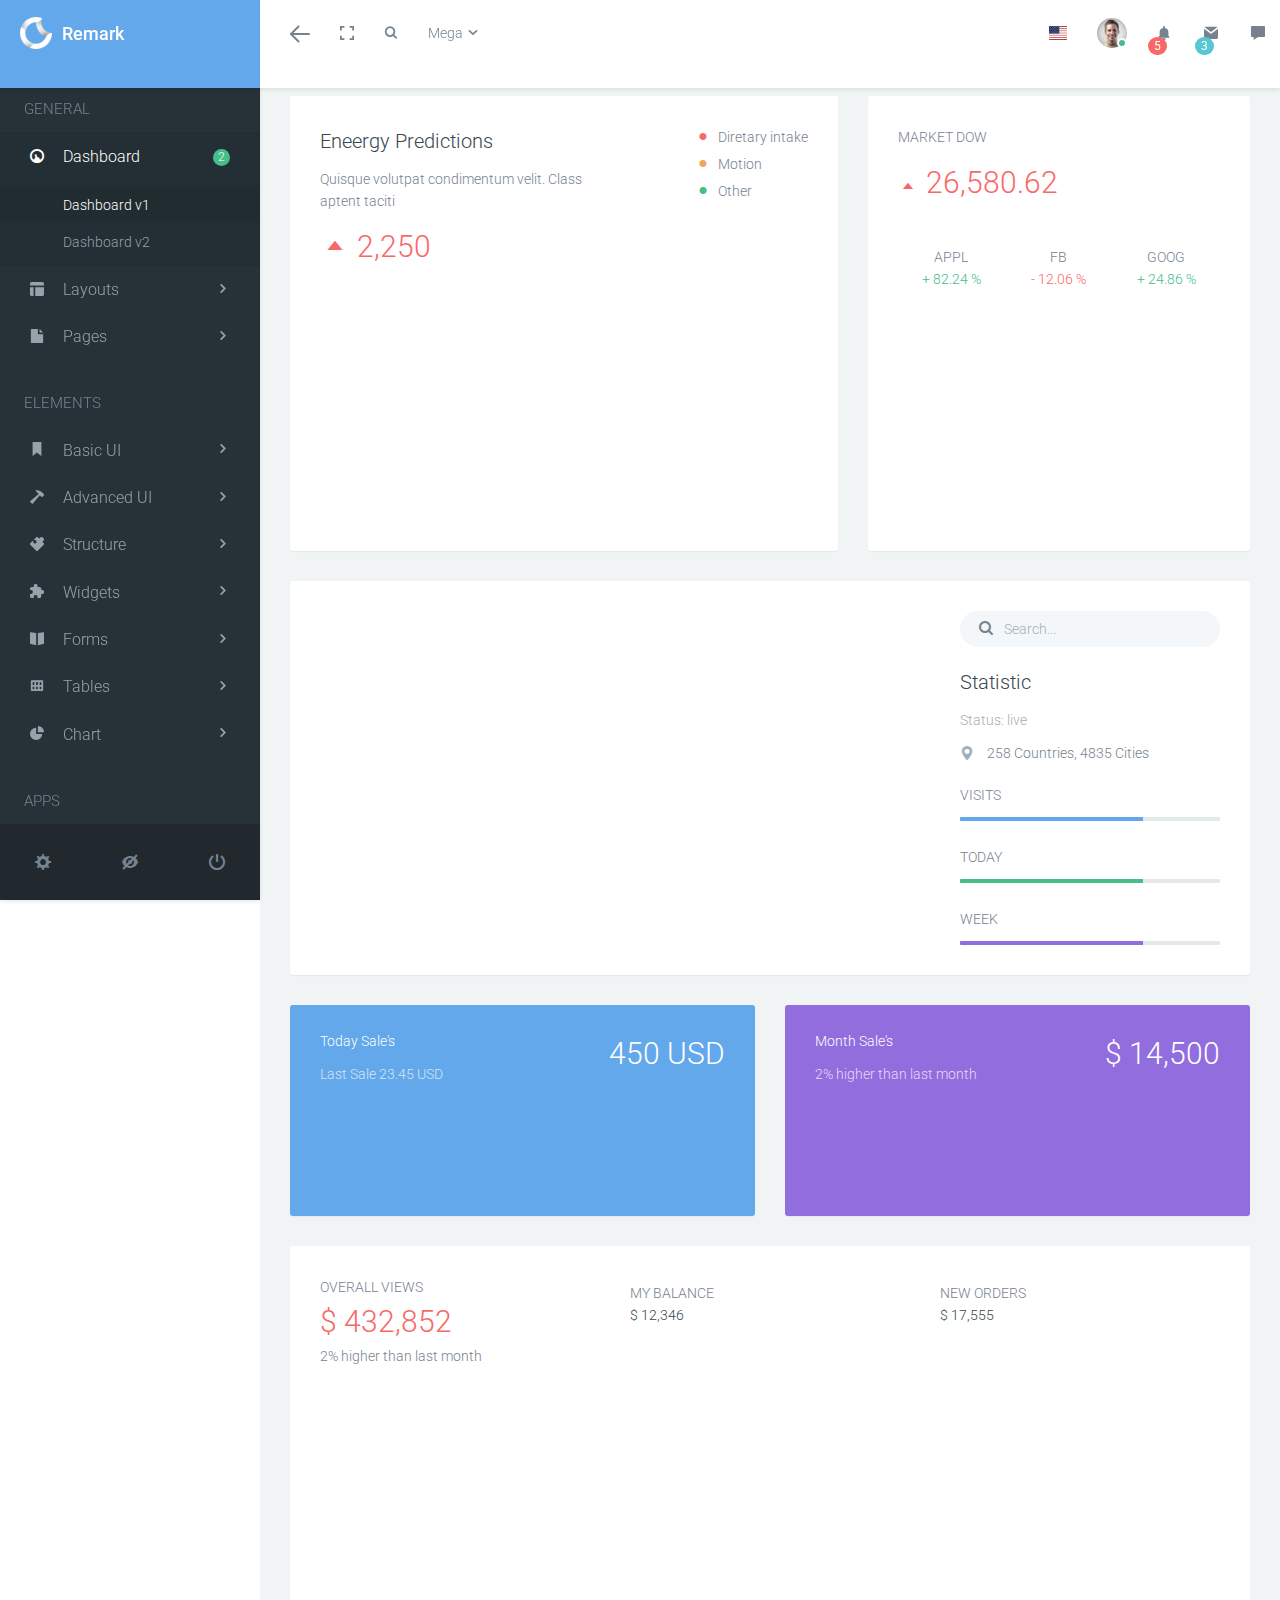
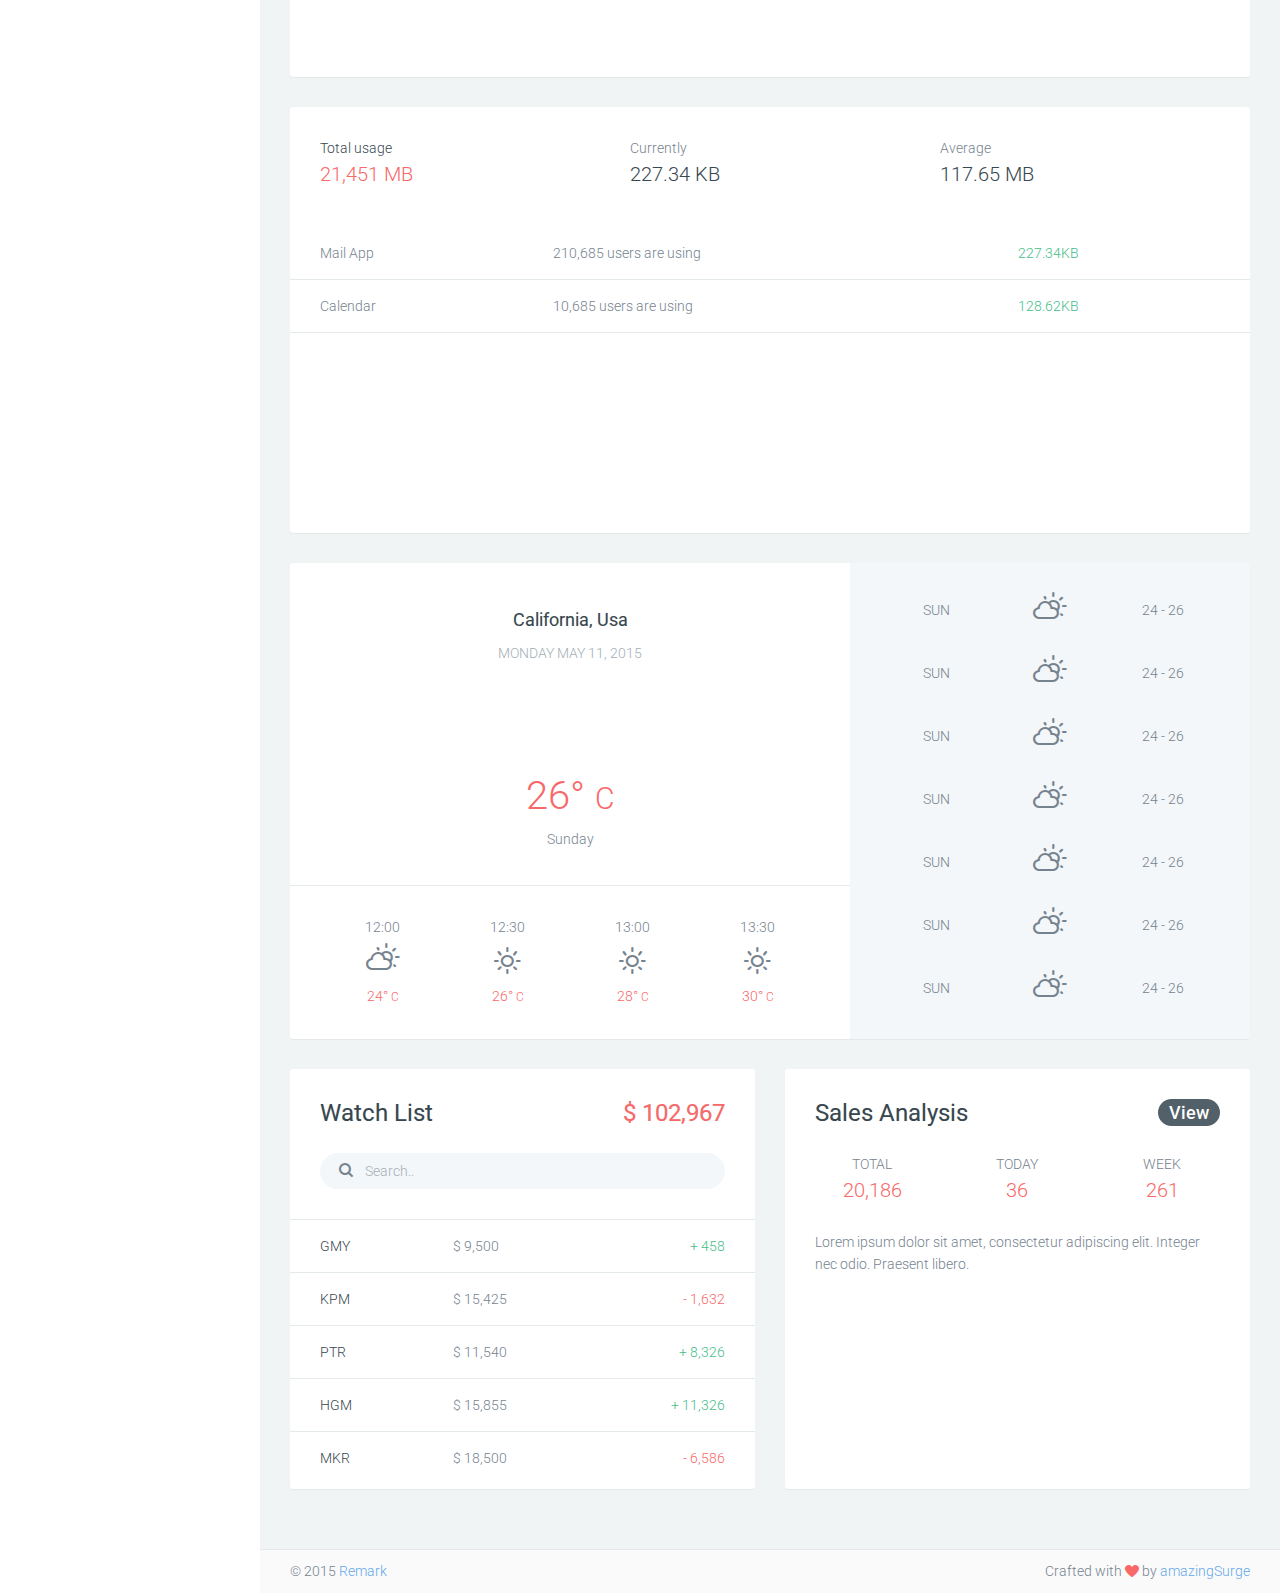
<file: html/index.html>
<!DOCTYPE html>
<html class="no-js css-menubar" lang="en">
<head>
  <meta charset="utf-8">
  <meta http-equiv="X-UA-Compatible" content="IE=edge">
  <meta name="viewport" content="width=device-width, initial-scale=1.0, user-scalable=0, minimal-ui">
  <meta name="description" content="bootstrap admin template">
  <meta name="author" content="">

  <title>Dashboard | Remark Admin Template</title>

  <link rel="apple-touch-icon" href="../assets/images/apple-touch-icon.png">
  <link rel="shortcut icon" href="../assets/images/favicon.ico">

  <!-- Stylesheets -->
  <link rel="stylesheet" href="../assets/css/bootstrap.min.css">
  <link rel="stylesheet" href="../assets/css/bootstrap-extend.min.css">
  <link rel="stylesheet" href="../assets/css/site.min.css">

  <!-- Plugins -->
  <link rel="stylesheet" href="../assets/vendor/animsition/animsition.css">
  <link rel="stylesheet" href="../assets/vendor/asscrollable/asScrollable.css">
  <link rel="stylesheet" href="../assets/vendor/switchery/switchery.css">
  <link rel="stylesheet" href="../assets/vendor/intro-js/introjs.css">
  <link rel="stylesheet" href="../assets/vendor/slidepanel/slidePanel.css">
  <link rel="stylesheet" href="../assets/vendor/flag-icon-css/flag-icon.css">

  <!-- Plugins For This Page -->
  <link rel="stylesheet" href="../assets/vendor/chartist-js/chartist.css">
  <link rel="stylesheet" href="../assets/vendor/jvectormap/jquery-jvectormap.css">
  <link rel="stylesheet" href="../assets/vendor/chartist-plugin-tooltip/chartist-plugin-tooltip.css">

  <!-- Page -->
  <link rel="stylesheet" href="../assets/examples/css/dashboard/v1.css">

  <!-- Fonts -->
  <link rel="stylesheet" href="../assets/fonts/web-icons/web-icons.min.css">
  <link rel="stylesheet" href="../assets/fonts/brand-icons/brand-icons.min.css">
  <link rel='stylesheet' href='http://fonts.googleapis.com/css?family=Roboto:300,400,500,300italic'>
  <link rel="stylesheet" href="../assets/fonts/weather-icons/weather-icons.css">

  <!--[if lt IE 9]>
    <script src="../assets/vendor/html5shiv/html5shiv.min.js"></script>
    <![endif]-->

  <!--[if lt IE 10]>
    <script src="../assets/vendor/media-match/media.match.min.js"></script>
    <script src="../assets/vendor/respond/respond.min.js"></script>
    <![endif]-->

  <!-- Scripts -->
  <script src="../assets/vendor/modernizr/modernizr.js"></script>
  <script src="../assets/vendor/breakpoints/breakpoints.js"></script>
  <script>
    Breakpoints();
  </script>
</head>
<body class="dashboard">
  <!--[if lt IE 8]>
        <p class="browserupgrade">You are using an <strong>outdated</strong> browser. Please <a href="http://browsehappy.com/">upgrade your browser</a> to improve your experience.</p>
    <![endif]-->

  <nav class="site-navbar navbar navbar-default navbar-fixed-top navbar-mega" role="navigation">

    <div class="navbar-header">
      <button type="button" class="navbar-toggle hamburger hamburger-close navbar-toggle-left hided"
      data-toggle="menubar">
        <span class="sr-only">Toggle navigation</span>
        <span class="hamburger-bar"></span>
      </button>
      <button type="button" class="navbar-toggle collapsed" data-target="#site-navbar-collapse"
      data-toggle="collapse">
        <i class="icon wb-more-horizontal" aria-hidden="true"></i>
      </button>
      <div class="navbar-brand navbar-brand-center site-gridmenu-toggle" data-toggle="gridmenu">
        <img class="navbar-brand-logo" src="../assets/images/logo.png" title="Remark">
        <span class="navbar-brand-text"> Remark</span>
      </div>
      <button type="button" class="navbar-toggle collapsed" data-target="#site-navbar-search"
      data-toggle="collapse">
        <span class="sr-only">Toggle Search</span>
        <i class="icon wb-search" aria-hidden="true"></i>
      </button>
    </div>

    <div class="navbar-container container-fluid">
      <!-- Navbar Collapse -->
      <div class="collapse navbar-collapse navbar-collapse-toolbar" id="site-navbar-collapse">
        <!-- Navbar Toolbar -->
        <ul class="nav navbar-toolbar">
          <li class="hidden-float" id="toggleMenubar">
            <a data-toggle="menubar" href="#" role="button">
              <i class="icon hamburger hamburger-arrow-left">
                  <span class="sr-only">Toggle menubar</span>
                  <span class="hamburger-bar"></span>
                </i>
            </a>
          </li>
          <li class="hidden-xs" id="toggleFullscreen">
            <a class="icon icon-fullscreen" data-toggle="fullscreen" href="#" role="button">
              <span class="sr-only">Toggle fullscreen</span>
            </a>
          </li>
          <li class="hidden-float">
            <a class="icon wb-search" data-toggle="collapse" href="#" data-target="#site-navbar-search"
            role="button">
              <span class="sr-only">Toggle Search</span>
            </a>
          </li>
          <li class="dropdown dropdown-fw dropdown-mega">
            <a class="dropdown-toggle" data-toggle="dropdown" href="#" aria-expanded="false"
            data-animation="fade" role="button">Mega <i class="icon wb-chevron-down-mini" aria-hidden="true"></i></a>
            <ul class="dropdown-menu" role="menu">
              <li role="presentation">
                <div class="mega-content">
                  <div class="row">
                    <div class="col-sm-4">
                      <h5>UI Kit</h5>
                      <ul class="blocks-2">
                        <li class="mega-menu margin-0">
                          <ul class="list-icons">
                            <li><i class="wb-chevron-right-mini" aria-hidden="true"></i>
                              <a
                              href="advanced/animation.html">Animation</a>
                            </li>
                            <li><i class="wb-chevron-right-mini" aria-hidden="true"></i>
                              <a
                              href="uikit/buttons.html">Buttons</a>
                            </li>
                            <li><i class="wb-chevron-right-mini" aria-hidden="true"></i>
                              <a
                              href="uikit/colors.html">Colors</a>
                            </li>
                            <li><i class="wb-chevron-right-mini" aria-hidden="true"></i>
                              <a
                              href="uikit/dropdowns.html">Dropdowns</a>
                            </li>
                            <li><i class="wb-chevron-right-mini" aria-hidden="true"></i>
                              <a
                              href="uikit/icons.html">Icons</a>
                            </li>
                            <li><i class="wb-chevron-right-mini" aria-hidden="true"></i>
                              <a
                              href="advanced/lightbox.html">Lightbox</a>
                            </li>
                          </ul>
                        </li>
                        <li class="mega-menu margin-0">
                          <ul class="list-icons">
                            <li><i class="wb-chevron-right-mini" aria-hidden="true"></i>
                              <a
                              href="uikit/modals.html">Modals</a>
                            </li>
                            <li><i class="wb-chevron-right-mini" aria-hidden="true"></i>
                              <a
                              href="uikit/panel-structure.html">Panels</a>
                            </li>
                            <li><i class="wb-chevron-right-mini" aria-hidden="true"></i>
                              <a
                              href="structure/overlay.html">Overlay</a>
                            </li>
                            <li><i class="wb-chevron-right-mini" aria-hidden="true"></i>
                              <a
                              href="uikit/tooltip-popover.html ">Tooltips</a>
                            </li>
                            <li><i class="wb-chevron-right-mini" aria-hidden="true"></i>
                              <a
                              href="advanced/scrollable.html">Scrollable</a>
                            </li>
                            <li><i class="wb-chevron-right-mini" aria-hidden="true"></i>
                              <a
                              href="uikit/typography.html">Typography</a>
                            </li>
                          </ul>
                        </li>
                      </ul>
                    </div>
                    <div class="col-sm-4">
                      <h5>Media
                        <span class="badge badge-success">4</span>
                      </h5>
                      <ul class="blocks-3">
                        <li>
                          <a class="thumbnail margin-0" href="javascript:void(0)">
                            <img class="width-full" src="../assets/photos/placeholder.png" alt="..." />
                          </a>
                        </li>
                        <li>
                          <a class="thumbnail margin-0" href="javascript:void(0)">
                            <img class="width-full" src="../assets/photos/placeholder.png" alt="..." />
                          </a>
                        </li>
                        <li>
                          <a class="thumbnail margin-0" href="javascript:void(0)">
                            <img class="width-full" src="../assets/photos/placeholder.png" alt="..." />
                          </a>
                        </li>
                        <li>
                          <a class="thumbnail margin-0" href="javascript:void(0)">
                            <img class="width-full" src="../assets/photos/placeholder.png" alt="..." />
                          </a>
                        </li>
                        <li>
                          <a class="thumbnail margin-0" href="javascript:void(0)">
                            <img class="width-full" src="../assets/photos/placeholder.png" alt="..." />
                          </a>
                        </li>
                        <li>
                          <a class="thumbnail margin-0" href="javascript:void(0)">
                            <img class="width-full" src="../assets/photos/placeholder.png" alt="..." />
                          </a>
                        </li>
                      </ul>
                    </div>
                    <div class="col-sm-4">
                      <h5 class="margin-bottom-0">Accordion</h5>
                      <!-- Accordion -->
                      <div class="panel-group panel-group-simple" id="siteMegaAccordion" aria-multiselectable="true"
                      role="tablist">
                        <div class="panel">
                          <div class="panel-heading" id="siteMegaAccordionHeadingOne" role="tab">
                            <a class="panel-title" data-toggle="collapse" href="#siteMegaCollapseOne" data-parent="#siteMegaAccordion"
                            aria-expanded="false" aria-controls="siteMegaCollapseOne">
                                Collapsible Group Item #1
                              </a>
                          </div>
                          <div class="panel-collapse collapse" id="siteMegaCollapseOne" aria-labelledby="siteMegaAccordionHeadingOne"
                          role="tabpanel">
                            <div class="panel-body">
                              De moveat laudatur vestra parum doloribus labitur sentire partes, eripuit praesenti
                              congressus ostendit alienae, voluptati ornateque
                              accusamus clamat reperietur convicia albucius.
                            </div>
                          </div>
                        </div>
                        <div class="panel">
                          <div class="panel-heading" id="siteMegaAccordionHeadingTwo" role="tab">
                            <a class="panel-title collapsed" data-toggle="collapse" href="#siteMegaCollapseTwo"
                            data-parent="#siteMegaAccordion" aria-expanded="false"
                            aria-controls="siteMegaCollapseTwo">
                                Collapsible Group Item #2
                              </a>
                          </div>
                          <div class="panel-collapse collapse" id="siteMegaCollapseTwo" aria-labelledby="siteMegaAccordionHeadingTwo"
                          role="tabpanel">
                            <div class="panel-body">
                              Praestabiliorem. Pellat excruciant legantur ullum leniter vacare foris voluptate
                              loco ignavi, credo videretur multoque choro fatemur
                              mortis animus adoptionem, bello statuat expediunt
                              naturales.
                            </div>
                          </div>
                        </div>

                        <div class="panel">
                          <div class="panel-heading" id="siteMegaAccordionHeadingThree" role="tab">
                            <a class="panel-title collapsed" data-toggle="collapse" href="#siteMegaCollapseThree"
                            data-parent="#siteMegaAccordion" aria-expanded="false"
                            aria-controls="siteMegaCollapseThree">
                                Collapsible Group Item #3
                              </a>
                          </div>
                          <div class="panel-collapse collapse" id="siteMegaCollapseThree" aria-labelledby="siteMegaAccordionHeadingThree"
                          role="tabpanel">
                            <div class="panel-body">
                              Horum, antiquitate perciperet d conspectum locus obruamus animumque perspici probabis
                              suscipere. Desiderat magnum, contenta poena desiderant
                              concederetur menandri damna disputandum corporum.
                            </div>
                          </div>
                        </div>
                      </div>
                      <!-- End Accordion -->
                    </div>
                  </div>
                </div>
              </li>
            </ul>
          </li>
        </ul>
        <!-- End Navbar Toolbar -->

        <!-- Navbar Toolbar Right -->
        <ul class="nav navbar-toolbar navbar-right navbar-toolbar-right">
          <li class="dropdown">
            <a class="dropdown-toggle" data-toggle="dropdown" href="javascript:void(0)" data-animation="scale-up"
            aria-expanded="false" role="button">
              <span class="flag-icon flag-icon-us"></span>
            </a>
            <ul class="dropdown-menu" role="menu">
              <li role="presentation">
                <a href="javascript:void(0)" role="menuitem">
                  <span class="flag-icon flag-icon-gb"></span> English</a>
              </li>
              <li role="presentation">
                <a href="javascript:void(0)" role="menuitem">
                  <span class="flag-icon flag-icon-fr"></span> French</a>
              </li>
              <li role="presentation">
                <a href="javascript:void(0)" role="menuitem">
                  <span class="flag-icon flag-icon-cn"></span> Chinese</a>
              </li>
              <li role="presentation">
                <a href="javascript:void(0)" role="menuitem">
                  <span class="flag-icon flag-icon-de"></span> German</a>
              </li>
              <li role="presentation">
                <a href="javascript:void(0)" role="menuitem">
                  <span class="flag-icon flag-icon-nl"></span> Dutch</a>
              </li>
            </ul>
          </li>
          <li class="dropdown">
            <a class="navbar-avatar dropdown-toggle" data-toggle="dropdown" href="#" aria-expanded="false"
            data-animation="scale-up" role="button">
              <span class="avatar avatar-online">
                <img src="../assets/portraits/5.jpg" alt="...">
                <i></i>
              </span>
            </a>
            <ul class="dropdown-menu" role="menu">
              <li role="presentation">
                <a href="javascript:void(0)" role="menuitem"><i class="icon wb-user" aria-hidden="true"></i> Profile</a>
              </li>
              <li role="presentation">
                <a href="javascript:void(0)" role="menuitem"><i class="icon wb-payment" aria-hidden="true"></i> Billing</a>
              </li>
              <li role="presentation">
                <a href="javascript:void(0)" role="menuitem"><i class="icon wb-settings" aria-hidden="true"></i> Settings</a>
              </li>
              <li class="divider" role="presentation"></li>
              <li role="presentation">
                <a href="javascript:void(0)" role="menuitem"><i class="icon wb-power" aria-hidden="true"></i> Logout</a>
              </li>
            </ul>
          </li>
          <li class="dropdown">
            <a data-toggle="dropdown" href="javascript:void(0)" title="Notifications" aria-expanded="false"
            data-animation="scale-up" role="button">
              <i class="icon wb-bell" aria-hidden="true"></i>
              <span class="badge badge-danger up">5</span>
            </a>
            <ul class="dropdown-menu dropdown-menu-right dropdown-menu-media" role="menu">
              <li class="dropdown-menu-header" role="presentation">
                <h5>NOTIFICATIONS</h5>
                <span class="label label-round label-danger">New 5</span>
              </li>

              <li class="list-group" role="presentation">
                <div data-role="container">
                  <div data-role="content">
                    <a class="list-group-item" href="javascript:void(0)" role="menuitem">
                      <div class="media">
                        <div class="media-left padding-right-10">
                          <i class="icon wb-order bg-red-600 white icon-circle" aria-hidden="true"></i>
                        </div>
                        <div class="media-body">
                          <h6 class="media-heading">A new order has been placed</h6>
                          <time class="media-meta" datetime="2015-06-12T20:50:48+08:00">5 hours ago</time>
                        </div>
                      </div>
                    </a>
                    <a class="list-group-item" href="javascript:void(0)" role="menuitem">
                      <div class="media">
                        <div class="media-left padding-right-10">
                          <i class="icon wb-user bg-green-600 white icon-circle" aria-hidden="true"></i>
                        </div>
                        <div class="media-body">
                          <h6 class="media-heading">Completed the task</h6>
                          <time class="media-meta" datetime="2015-06-11T18:29:20+08:00">2 days ago</time>
                        </div>
                      </div>
                    </a>
                    <a class="list-group-item" href="javascript:void(0)" role="menuitem">
                      <div class="media">
                        <div class="media-left padding-right-10">
                          <i class="icon wb-settings bg-red-600 white icon-circle" aria-hidden="true"></i>
                        </div>
                        <div class="media-body">
                          <h6 class="media-heading">Settings updated</h6>
                          <time class="media-meta" datetime="2015-06-11T14:05:00+08:00">2 days ago</time>
                        </div>
                      </div>
                    </a>
                    <a class="list-group-item" href="javascript:void(0)" role="menuitem">
                      <div class="media">
                        <div class="media-left padding-right-10">
                          <i class="icon wb-calendar bg-blue-600 white icon-circle" aria-hidden="true"></i>
                        </div>
                        <div class="media-body">
                          <h6 class="media-heading">Event started</h6>
                          <time class="media-meta" datetime="2015-06-10T13:50:18+08:00">3 days ago</time>
                        </div>
                      </div>
                    </a>
                    <a class="list-group-item" href="javascript:void(0)" role="menuitem">
                      <div class="media">
                        <div class="media-left padding-right-10">
                          <i class="icon wb-chat bg-orange-600 white icon-circle" aria-hidden="true"></i>
                        </div>
                        <div class="media-body">
                          <h6 class="media-heading">Message received</h6>
                          <time class="media-meta" datetime="2015-06-10T12:34:48+08:00">3 days ago</time>
                        </div>
                      </div>
                    </a>
                  </div>
                </div>
              </li>
              <li class="dropdown-menu-footer" role="presentation">
                <a class="dropdown-menu-footer-btn" href="javascript:void(0)" role="button">
                  <i class="icon wb-settings" aria-hidden="true"></i>
                </a>
                <a href="javascript:void(0)" role="menuitem">
                    All notifications
                  </a>
              </li>
            </ul>
          </li>
          <li class="dropdown">
            <a data-toggle="dropdown" href="javascript:void(0)" title="Messages" aria-expanded="false"
            data-animation="scale-up" role="button">
              <i class="icon wb-envelope" aria-hidden="true"></i>
              <span class="badge badge-info up">3</span>
            </a>
            <ul class="dropdown-menu dropdown-menu-right dropdown-menu-media" role="menu">
              <li class="dropdown-menu-header" role="presentation">
                <h5>MESSAGES</h5>
                <span class="label label-round label-info">New 3</span>
              </li>

              <li class="list-group" role="presentation">
                <div data-role="container">
                  <div data-role="content">
                    <a class="list-group-item" href="javascript:void(0)" role="menuitem">
                      <div class="media">
                        <div class="media-left padding-right-10">
                          <span class="avatar avatar-sm avatar-online">
                            <img src="../assets/portraits/2.jpg" alt="..." />
                            <i></i>
                          </span>
                        </div>
                        <div class="media-body">
                          <h6 class="media-heading">Mary Adams</h6>
                          <div class="media-meta">
                            <time datetime="2015-06-17T20:22:05+08:00">30 minutes ago</time>
                          </div>
                          <div class="media-detail">Anyways, i would like just do it</div>
                        </div>
                      </div>
                    </a>
                    <a class="list-group-item" href="javascript:void(0)" role="menuitem">
                      <div class="media">
                        <div class="media-left padding-right-10">
                          <span class="avatar avatar-sm avatar-off">
                            <img src="../assets/portraits/3.jpg" alt="..." />
                            <i></i>
                          </span>
                        </div>
                        <div class="media-body">
                          <h6 class="media-heading">Caleb Richards</h6>
                          <div class="media-meta">
                            <time datetime="2015-06-17T12:30:30+08:00">12 hours ago</time>
                          </div>
                          <div class="media-detail">I checheck the document. But there seems</div>
                        </div>
                      </div>
                    </a>
                    <a class="list-group-item" href="javascript:void(0)" role="menuitem">
                      <div class="media">
                        <div class="media-left padding-right-10">
                          <span class="avatar avatar-sm avatar-busy">
                            <img src="../assets/portraits/4.jpg" alt="..." />
                            <i></i>
                          </span>
                        </div>
                        <div class="media-body">
                          <h6 class="media-heading">June Lane</h6>
                          <div class="media-meta">
                            <time datetime="2015-06-16T18:38:40+08:00">2 days ago</time>
                          </div>
                          <div class="media-detail">Lorem ipsum Id consectetur et minim</div>
                        </div>
                      </div>
                    </a>
                    <a class="list-group-item" href="javascript:void(0)" role="menuitem">
                      <div class="media">
                        <div class="media-left padding-right-10">
                          <span class="avatar avatar-sm avatar-away">
                            <img src="../assets/portraits/5.jpg" alt="..." />
                            <i></i>
                          </span>
                        </div>
                        <div class="media-body">
                          <h6 class="media-heading">Edward Fletcher</h6>
                          <div class="media-meta">
                            <time datetime="2015-06-15T20:34:48+08:00">3 days ago</time>
                          </div>
                          <div class="media-detail">Dolor et irure cupidatat commodo nostrud nostrud.</div>
                        </div>
                      </div>
                    </a>
                  </div>
                </div>
              </li>
              <li class="dropdown-menu-footer" role="presentation">
                <a class="dropdown-menu-footer-btn" href="javascript:void(0)" role="button">
                  <i class="icon wb-settings" aria-hidden="true"></i>
                </a>
                <a href="javascript:void(0)" role="menuitem">
                    See all messages
                  </a>
              </li>
            </ul>
          </li>
          <li id="toggleChat">
            <a data-toggle="site-sidebar" href="javascript:void(0)" title="Chat" data-url="site-sidebar.tpl">
              <i class="icon wb-chat" aria-hidden="true"></i>
            </a>
          </li>
        </ul>
        <!-- End Navbar Toolbar Right -->
      </div>
      <!-- End Navbar Collapse -->

      <!-- Site Navbar Seach -->
      <div class="collapse navbar-search-overlap" id="site-navbar-search">
        <form role="search">
          <div class="form-group">
            <div class="input-search">
              <i class="input-search-icon wb-search" aria-hidden="true"></i>
              <input type="text" class="form-control" name="site-search" placeholder="Search...">
              <button type="button" class="input-search-close icon wb-close" data-target="#site-navbar-search"
              data-toggle="collapse" aria-label="Close"></button>
            </div>
          </div>
        </form>
      </div>
      <!-- End Site Navbar Seach -->
    </div>
  </nav>
  <div class="site-menubar">
    <div class="site-menubar-body">
      <div>
        <div>
          <ul class="site-menu">
            <li class="site-menu-category">General</li>
            <li class="site-menu-item has-sub active open">
              <a href="javascript:void(0)" data-slug="dashboard">
                <i class="site-menu-icon wb-dashboard" aria-hidden="true"></i>
                <span class="site-menu-title">Dashboard</span>
                <div class="site-menu-badge">
                  <span class="badge badge-success">2</span>
                </div>
              </a>
              <ul class="site-menu-sub">
                <li class="site-menu-item active">
                  <a class="animsition-link" href="index.html" data-slug="dashboard-v1">
                    <i class="site-menu-icon " aria-hidden="true"></i>
                    <span class="site-menu-title">Dashboard v1</span>
                  </a>
                </li>
                <li class="site-menu-item">
                  <a class="animsition-link" href="dashboard/v2.html" data-slug="dashboard-v2">
                    <i class="site-menu-icon " aria-hidden="true"></i>
                    <span class="site-menu-title">Dashboard v2</span>
                  </a>
                </li>
              </ul>
            </li>
            <li class="site-menu-item has-sub">
              <a href="javascript:void(0)" data-slug="layout">
                <i class="site-menu-icon wb-layout" aria-hidden="true"></i>
                <span class="site-menu-title">Layouts</span>
                <span class="site-menu-arrow"></span>
              </a>
              <ul class="site-menu-sub">
                <li class="site-menu-item">
                  <a class="animsition-link" href="layouts/menu-collapsed.html" data-slug="layout-menu-collapsed">
                    <i class="site-menu-icon " aria-hidden="true"></i>
                    <span class="site-menu-title">Menu Collapsed</span>
                  </a>
                </li>
                <li class="site-menu-item">
                  <a class="animsition-link" href="layouts/menu-expended.html" data-slug="layout-menu-expended">
                    <i class="site-menu-icon " aria-hidden="true"></i>
                    <span class="site-menu-title">Menu Expended</span>
                  </a>
                </li>
                <li class="site-menu-item">
                  <a class="animsition-link" href="layouts/grids.html" data-slug="layout-grids">
                    <i class="site-menu-icon " aria-hidden="true"></i>
                    <span class="site-menu-title">Grid Scaffolding</span>
                  </a>
                </li>
                <li class="site-menu-item">
                  <a class="animsition-link" href="layouts/headers.html" data-slug="layout-headers">
                    <i class="site-menu-icon " aria-hidden="true"></i>
                    <span class="site-menu-title">Different Headers</span>
                  </a>
                </li>
                <li class="site-menu-item">
                  <a class="animsition-link" href="layouts/panel-transition.html" data-slug="layout-panel-transition">
                    <i class="site-menu-icon " aria-hidden="true"></i>
                    <span class="site-menu-title">Panel Transition</span>
                  </a>
                </li>
                <li class="site-menu-item">
                  <a class="animsition-link" href="layouts/boxed.html" data-slug="layout-boxed">
                    <i class="site-menu-icon " aria-hidden="true"></i>
                    <span class="site-menu-title">Boxed Layout</span>
                  </a>
                </li>
                <li class="site-menu-item">
                  <a class="animsition-link" href="layouts/two-columns.html" data-slug="layout-two-columns">
                    <i class="site-menu-icon " aria-hidden="true"></i>
                    <span class="site-menu-title">Two Columns</span>
                  </a>
                </li>
                <li class="site-menu-item">
                  <a class="animsition-link" href="layouts/menubar-flipped.html" data-slug="layout-menubar-flipped">
                    <i class="site-menu-icon " aria-hidden="true"></i>
                    <span class="site-menu-title">Menubar Flipped</span>
                  </a>
                </li>
                <li class="site-menu-item">
                  <a class="animsition-link" href="layouts/menubar-native-scrolling.html" data-slug="layout-menubar-native-scrolling">
                    <i class="site-menu-icon " aria-hidden="true"></i>
                    <span class="site-menu-title">Menubar Native Scrolling</span>
                  </a>
                </li>
                <li class="site-menu-item">
                  <a class="animsition-link" href="layouts/bordered-header.html" data-slug="layout-bordered-header">
                    <i class="site-menu-icon " aria-hidden="true"></i>
                    <span class="site-menu-title">Bordered Header</span>
                  </a>
                </li>
              </ul>
            </li>
            <li class="site-menu-item has-sub">
              <a href="javascript:void(0)" data-slug="page">
                <i class="site-menu-icon wb-file" aria-hidden="true"></i>
                <span class="site-menu-title">Pages</span>
                <span class="site-menu-arrow"></span>
              </a>
              <ul class="site-menu-sub">
                <li class="site-menu-item has-sub">
                  <a href="javascript:void(0)" data-slug="">
                    <i class="site-menu-icon " aria-hidden="true"></i>
                    <span class="site-menu-title">Errors</span>
                    <span class="site-menu-arrow"></span>
                  </a>
                  <ul class="site-menu-sub">
                    <li class="site-menu-item">
                      <a class="animsition-link" href="pages/400.html" data-slug="page-error-400">
                        <i class="site-menu-icon " aria-hidden="true"></i>
                        <span class="site-menu-title">400</span>
                      </a>
                    </li>
                    <li class="site-menu-item">
                      <a class="animsition-link" href="pages/403.html" data-slug="page-error-403">
                        <i class="site-menu-icon " aria-hidden="true"></i>
                        <span class="site-menu-title">403</span>
                      </a>
                    </li>
                    <li class="site-menu-item">
                      <a class="animsition-link" href="pages/404.html" data-slug="page-error-404">
                        <i class="site-menu-icon " aria-hidden="true"></i>
                        <span class="site-menu-title">404</span>
                      </a>
                    </li>
                    <li class="site-menu-item">
                      <a class="animsition-link" href="pages/500.html" data-slug="page-error-500">
                        <i class="site-menu-icon " aria-hidden="true"></i>
                        <span class="site-menu-title">500</span>
                      </a>
                    </li>
                    <li class="site-menu-item">
                      <a class="animsition-link" href="pages/503.html" data-slug="page-error-503">
                        <i class="site-menu-icon " aria-hidden="true"></i>
                        <span class="site-menu-title">503</span>
                      </a>
                    </li>
                  </ul>
                </li>
                <li class="site-menu-item">
                  <a class="animsition-link" href="pages/faq.html" data-slug="page-faq">
                    <i class="site-menu-icon " aria-hidden="true"></i>
                    <span class="site-menu-title">FAQ</span>
                  </a>
                </li>
                <li class="site-menu-item">
                  <a class="animsition-link" href="pages/gallery.html" data-slug="page-gallery">
                    <i class="site-menu-icon " aria-hidden="true"></i>
                    <span class="site-menu-title">Gallery</span>
                  </a>
                </li>
                <li class="site-menu-item">
                  <a class="animsition-link" href="pages/gallery-grid.html" data-slug="page-gallery-grid">
                    <i class="site-menu-icon " aria-hidden="true"></i>
                    <span class="site-menu-title">Gallery Grid</span>
                  </a>
                </li>
                <li class="site-menu-item">
                  <a class="animsition-link" href="pages/search-result.html" data-slug="page-search-result">
                    <i class="site-menu-icon " aria-hidden="true"></i>
                    <span class="site-menu-title">Search Result</span>
                  </a>
                </li>
                <li class="site-menu-item has-sub">
                  <a href="javascript:void(0)" data-slug="page-map">
                    <i class="site-menu-icon " aria-hidden="true"></i>
                    <span class="site-menu-title">Maps</span>
                    <span class="site-menu-arrow"></span>
                  </a>
                  <ul class="site-menu-sub">
                    <li class="site-menu-item">
                      <a class="animsition-link" href="pages/map-google.html" data-slug="page-map-google">
                        <i class="site-menu-icon " aria-hidden="true"></i>
                        <span class="site-menu-title">Google Maps</span>
                      </a>
                    </li>
                    <li class="site-menu-item">
                      <a class="animsition-link" href="pages/map-vector.html" data-slug="page-map-vector">
                        <i class="site-menu-icon " aria-hidden="true"></i>
                        <span class="site-menu-title">Vector Maps</span>
                      </a>
                    </li>
                  </ul>
                </li>
                <li class="site-menu-item">
                  <a class="animsition-link" href="pages/maintenance.html" data-slug="page-maintenance">
                    <i class="site-menu-icon " aria-hidden="true"></i>
                    <span class="site-menu-title">Maintenance</span>
                  </a>
                </li>
                <li class="site-menu-item">
                  <a class="animsition-link" href="pages/forgot-password.html" data-slug="page-forgot-password">
                    <i class="site-menu-icon " aria-hidden="true"></i>
                    <span class="site-menu-title">Forgot Password</span>
                  </a>
                </li>
                <li class="site-menu-item">
                  <a class="animsition-link" href="pages/lockscreen.html" data-slug="page-lockscreen">
                    <i class="site-menu-icon " aria-hidden="true"></i>
                    <span class="site-menu-title">Lockscreen</span>
                  </a>
                </li>
                <li class="site-menu-item">
                  <a class="animsition-link" href="pages/login.html" data-slug="page-login">
                    <i class="site-menu-icon " aria-hidden="true"></i>
                    <span class="site-menu-title">Login</span>
                  </a>
                </li>
                <li class="site-menu-item">
                  <a class="animsition-link" href="pages/register.html" data-slug="page-register">
                    <i class="site-menu-icon " aria-hidden="true"></i>
                    <span class="site-menu-title">Register</span>
                  </a>
                </li>
                <li class="site-menu-item">
                  <a class="animsition-link" href="pages/login-v2.html" data-slug="page-login-v2">
                    <i class="site-menu-icon " aria-hidden="true"></i>
                    <span class="site-menu-title">Login V2</span>
                  </a>
                </li>
                <li class="site-menu-item">
                  <a class="animsition-link" href="pages/register-v2.html" data-slug="page-register-v2">
                    <i class="site-menu-icon " aria-hidden="true"></i>
                    <span class="site-menu-title">Register V2</span>
                    <div class="site-menu-label">
                      <span class="label label-info label-round">new</span>
                    </div>
                  </a>
                </li>
                <li class="site-menu-item">
                  <a class="animsition-link" href="pages/login-v3.html" data-slug="page-login-v3">
                    <i class="site-menu-icon " aria-hidden="true"></i>
                    <span class="site-menu-title">Login V3</span>
                  </a>
                </li>
                <li class="site-menu-item">
                  <a class="animsition-link" href="pages/register-v3.html" data-slug="page-register-v3">
                    <i class="site-menu-icon " aria-hidden="true"></i>
                    <span class="site-menu-title">Register V3</span>
                  </a>
                </li>
                <li class="site-menu-item">
                  <a class="animsition-link" href="pages/user.html" data-slug="page-user">
                    <i class="site-menu-icon " aria-hidden="true"></i>
                    <span class="site-menu-title">User List</span>
                  </a>
                </li>
                <li class="site-menu-item">
                  <a class="animsition-link" href="pages/invoice.html" data-slug="page-invoice">
                    <i class="site-menu-icon " aria-hidden="true"></i>
                    <span class="site-menu-title">Invoice</span>
                  </a>
                </li>
                <li class="site-menu-item">
                  <a class="animsition-link" href="pages/blank.html" data-slug="page-blank">
                    <i class="site-menu-icon " aria-hidden="true"></i>
                    <span class="site-menu-title">Blank Page</span>
                  </a>
                </li>
                <li class="site-menu-item">
                  <a class="animsition-link" href="pages/email.html" data-slug="page-email">
                    <i class="site-menu-icon " aria-hidden="true"></i>
                    <span class="site-menu-title">Email</span>
                  </a>
                </li>
                <li class="site-menu-item">
                  <a class="animsition-link" href="pages/code-editor.html" data-slug="page-code-editor">
                    <i class="site-menu-icon " aria-hidden="true"></i>
                    <span class="site-menu-title">Code Editor</span>
                  </a>
                </li>
                <li class="site-menu-item">
                  <a class="animsition-link" href="pages/profile.html" data-slug="page-profile">
                    <i class="site-menu-icon " aria-hidden="true"></i>
                    <span class="site-menu-title">Profile</span>
                  </a>
                </li>
              </ul>
            </li>
            <li class="site-menu-category">Elements</li>
            <li class="site-menu-item has-sub">
              <a href="javascript:void(0)" data-slug="uikit">
                <i class="site-menu-icon wb-bookmark" aria-hidden="true"></i>
                <span class="site-menu-title">Basic UI</span>
                <span class="site-menu-arrow"></span>
              </a>
              <ul class="site-menu-sub">
                <li class="site-menu-item has-sub">
                  <a href="javascript:void(0)" data-slug="uikit-panel">
                    <i class="site-menu-icon " aria-hidden="true"></i>
                    <span class="site-menu-title">Panel</span>
                    <span class="site-menu-arrow"></span>
                  </a>
                  <ul class="site-menu-sub">
                    <li class="site-menu-item">
                      <a class="animsition-link" href="uikit/panel-structure.html" data-slug="uikit-panel-structure">
                        <i class="site-menu-icon " aria-hidden="true"></i>
                        <span class="site-menu-title">Panel Structure</span>
                      </a>
                    </li>
                    <li class="site-menu-item">
                      <a class="animsition-link" href="uikit/panel-actions.html" data-slug="uikit-panel-actions">
                        <i class="site-menu-icon " aria-hidden="true"></i>
                        <span class="site-menu-title">Panel Actions</span>
                      </a>
                    </li>
                    <li class="site-menu-item">
                      <a class="animsition-link" href="uikit/panel-portlets.html" data-slug="uikit-panel-portlets">
                        <i class="site-menu-icon " aria-hidden="true"></i>
                        <span class="site-menu-title">Panel Portlets</span>
                      </a>
                    </li>
                  </ul>
                </li>
                <li class="site-menu-item">
                  <a class="animsition-link" href="uikit/buttons.html" data-slug="uikit-buttons">
                    <i class="site-menu-icon " aria-hidden="true"></i>
                    <span class="site-menu-title">Buttons</span>
                  </a>
                </li>
                <li class="site-menu-item">
                  <a class="animsition-link" href="uikit/dropdowns.html" data-slug="uikit-dropdowns">
                    <i class="site-menu-icon " aria-hidden="true"></i>
                    <span class="site-menu-title">Dropdowns</span>
                  </a>
                </li>
                <li class="site-menu-item">
                  <a class="animsition-link" href="uikit/icons.html" data-slug="uikit-icons">
                    <i class="site-menu-icon " aria-hidden="true"></i>
                    <span class="site-menu-title">Icons</span>
                  </a>
                </li>
                <li class="site-menu-item">
                  <a class="animsition-link" href="uikit/list.html" data-slug="uikit-list">
                    <i class="site-menu-icon " aria-hidden="true"></i>
                    <span class="site-menu-title">List</span>
                  </a>
                </li>
                <li class="site-menu-item">
                  <a class="animsition-link" href="uikit/tooltip-popover.html" data-slug="uikit-tooltip-popover">
                    <i class="site-menu-icon " aria-hidden="true"></i>
                    <span class="site-menu-title">Tooltip &amp; Popover</span>
                  </a>
                </li>
                <li class="site-menu-item">
                  <a class="animsition-link" href="uikit/modals.html" data-slug="uikit-modals">
                    <i class="site-menu-icon " aria-hidden="true"></i>
                    <span class="site-menu-title">Modals</span>
                  </a>
                </li>
                <li class="site-menu-item">
                  <a class="animsition-link" href="uikit/tabs-accordions.html" data-slug="uikit-tabs-accordions">
                    <i class="site-menu-icon " aria-hidden="true"></i>
                    <span class="site-menu-title">Tabs &amp; Accordions</span>
                  </a>
                </li>
                <li class="site-menu-item">
                  <a class="animsition-link" href="uikit/images.html" data-slug="uikit-images">
                    <i class="site-menu-icon " aria-hidden="true"></i>
                    <span class="site-menu-title">Images</span>
                  </a>
                </li>
                <li class="site-menu-item">
                  <a class="animsition-link" href="uikit/badges-labels.html" data-slug="uikit-badges-labels">
                    <i class="site-menu-icon " aria-hidden="true"></i>
                    <span class="site-menu-title">Badges &amp; Labels</span>
                  </a>
                </li>
                <li class="site-menu-item">
                  <a class="animsition-link" href="uikit/progress-bars.html" data-slug="uikit-progress-bars">
                    <i class="site-menu-icon " aria-hidden="true"></i>
                    <span class="site-menu-title">Progress Bars</span>
                  </a>
                </li>
                <li class="site-menu-item">
                  <a class="animsition-link" href="uikit/carousel.html" data-slug="uikit-carousel">
                    <i class="site-menu-icon " aria-hidden="true"></i>
                    <span class="site-menu-title">Carousel</span>
                  </a>
                </li>
                <li class="site-menu-item">
                  <a class="animsition-link" href="uikit/typography.html" data-slug="uikit-typography">
                    <i class="site-menu-icon " aria-hidden="true"></i>
                    <span class="site-menu-title">Typography</span>
                  </a>
                </li>
                <li class="site-menu-item">
                  <a class="animsition-link" href="uikit/colors.html" data-slug="uikit-colors">
                    <i class="site-menu-icon " aria-hidden="true"></i>
                    <span class="site-menu-title">Colors</span>
                  </a>
                </li>
                <li class="site-menu-item">
                  <a class="animsition-link" href="uikit/utilities.html" data-slug="uikit-utilities">
                    <i class="site-menu-icon " aria-hidden="true"></i>
                    <span class="site-menu-title">Utilties</span>
                  </a>
                </li>
              </ul>
            </li>
            <li class="site-menu-item has-sub">
              <a href="javascript:void(0)" data-slug="advanced">
                <i class="site-menu-icon wb-hammer" aria-hidden="true"></i>
                <span class="site-menu-title">Advanced UI</span>
                <span class="site-menu-arrow"></span>
              </a>
              <ul class="site-menu-sub">
                <li class="site-menu-item hidden-xs">
                  <a href="javascript:void(0)" data-slug="advanced-tour">
                    <i class="site-menu-icon " aria-hidden="true"></i>
                    <span class="site-menu-title">Tour</span>
                  </a>
                </li>
                <li class="site-menu-item">
                  <a class="animsition-link" href="advanced/animation.html" data-slug="advanced-animation">
                    <i class="site-menu-icon " aria-hidden="true"></i>
                    <span class="site-menu-title">Animation</span>
                  </a>
                </li>
                <li class="site-menu-item">
                  <a class="animsition-link" href="advanced/highlight.html" data-slug="advanced-highlight">
                    <i class="site-menu-icon " aria-hidden="true"></i>
                    <span class="site-menu-title">Highlight</span>
                  </a>
                </li>
                <li class="site-menu-item">
                  <a class="animsition-link" href="advanced/lightbox.html" data-slug="advanced-lightbox">
                    <i class="site-menu-icon " aria-hidden="true"></i>
                    <span class="site-menu-title">Lightbox</span>
                  </a>
                </li>
                <li class="site-menu-item">
                  <a class="animsition-link" href="advanced/scrollable.html" data-slug="advanced-scrollable">
                    <i class="site-menu-icon " aria-hidden="true"></i>
                    <span class="site-menu-title">Scrollable</span>
                  </a>
                </li>
                <li class="site-menu-item">
                  <a class="animsition-link" href="advanced/rating.html" data-slug="advanced-rating">
                    <i class="site-menu-icon " aria-hidden="true"></i>
                    <span class="site-menu-title">Rating</span>
                  </a>
                </li>
                <li class="site-menu-item">
                  <a class="animsition-link" href="advanced/context-menu.html" data-slug="advanced-context-menu">
                    <i class="site-menu-icon " aria-hidden="true"></i>
                    <span class="site-menu-title">Context Menu</span>
                  </a>
                </li>
                <li class="site-menu-item">
                  <a class="animsition-link" href="advanced/alertify.html" data-slug="advanced-alertify">
                    <i class="site-menu-icon " aria-hidden="true"></i>
                    <span class="site-menu-title">Alertify</span>
                  </a>
                </li>
                <li class="site-menu-item">
                  <a class="animsition-link" href="advanced/masonry.html" data-slug="advanced-masonry">
                    <i class="site-menu-icon " aria-hidden="true"></i>
                    <span class="site-menu-title">Masonry</span>
                  </a>
                </li>
                <li class="site-menu-item">
                  <a class="animsition-link" href="advanced/treeview.html" data-slug="advanced-treeview">
                    <i class="site-menu-icon " aria-hidden="true"></i>
                    <span class="site-menu-title">Treeview</span>
                  </a>
                </li>
                <li class="site-menu-item">
                  <a class="animsition-link" href="advanced/toastr.html" data-slug="advanced-toastr">
                    <i class="site-menu-icon " aria-hidden="true"></i>
                    <span class="site-menu-title">Toastr</span>
                  </a>
                </li>
                <li class="site-menu-item">
                  <a class="animsition-link" href="advanced/maps-vector.html" data-slug="advanced-maps-vector">
                    <i class="site-menu-icon " aria-hidden="true"></i>
                    <span class="site-menu-title">Vector Maps</span>
                  </a>
                </li>
                <li class="site-menu-item">
                  <a class="animsition-link" href="advanced/maps-google.html" data-slug="advanced-maps-google">
                    <i class="site-menu-icon " aria-hidden="true"></i>
                    <span class="site-menu-title">Google Maps</span>
                  </a>
                </li>
                <li class="site-menu-item">
                  <a class="animsition-link" href="advanced/sortable-nestable.html" data-slug="advanced-sortable-nestable">
                    <i class="site-menu-icon " aria-hidden="true"></i>
                    <span class="site-menu-title">Sortable &amp; Nestable</span>
                  </a>
                </li>
                <li class="site-menu-item">
                  <a class="animsition-link" href="advanced/bootbox-sweetalert.html" data-slug="advanced-bootbox-sweetalert">
                    <i class="site-menu-icon " aria-hidden="true"></i>
                    <span class="site-menu-title">Bootbox &amp; Sweetalert</span>
                  </a>
                </li>
              </ul>
            </li>
            <li class="site-menu-item has-sub">
              <a href="javascript:void(0)" data-slug="structure">
                <i class="site-menu-icon wb-plugin" aria-hidden="true"></i>
                <span class="site-menu-title">Structure</span>
                <span class="site-menu-arrow"></span>
              </a>
              <ul class="site-menu-sub">
                <li class="site-menu-item">
                  <a class="animsition-link" href="structure/alerts.html" data-slug="structure-alerts">
                    <i class="site-menu-icon " aria-hidden="true"></i>
                    <span class="site-menu-title">Alerts</span>
                  </a>
                </li>
                <li class="site-menu-item">
                  <a class="animsition-link" href="structure/ribbon.html" data-slug="structure-ribbon">
                    <i class="site-menu-icon " aria-hidden="true"></i>
                    <span class="site-menu-title">Ribbon</span>
                  </a>
                </li>
                <li class="site-menu-item">
                  <a class="animsition-link" href="structure/pricing-tables.html" data-slug="structure-pricing-tables">
                    <i class="site-menu-icon " aria-hidden="true"></i>
                    <span class="site-menu-title">Pricing Tables</span>
                  </a>
                </li>
                <li class="site-menu-item">
                  <a class="animsition-link" href="structure/overlay.html" data-slug="structure-overlay">
                    <i class="site-menu-icon " aria-hidden="true"></i>
                    <span class="site-menu-title">Overlay</span>
                  </a>
                </li>
                <li class="site-menu-item">
                  <a class="animsition-link" href="structure/cover.html" data-slug="structure-cover">
                    <i class="site-menu-icon " aria-hidden="true"></i>
                    <span class="site-menu-title">Cover</span>
                  </a>
                </li>
                <li class="site-menu-item">
                  <a class="animsition-link" href="structure/timeline-simple.html" data-slug="structure-timeline-simple">
                    <i class="site-menu-icon " aria-hidden="true"></i>
                    <span class="site-menu-title">Simple Timeline</span>
                  </a>
                </li>
                <li class="site-menu-item">
                  <a class="animsition-link" href="structure/timeline.html" data-slug="structure-timeline">
                    <i class="site-menu-icon " aria-hidden="true"></i>
                    <span class="site-menu-title">Timeline</span>
                  </a>
                </li>
                <li class="site-menu-item">
                  <a class="animsition-link" href="structure/step.html" data-slug="structure-step">
                    <i class="site-menu-icon " aria-hidden="true"></i>
                    <span class="site-menu-title">Step</span>
                  </a>
                </li>
                <li class="site-menu-item">
                  <a class="animsition-link" href="structure/comments.html" data-slug="structure-comments">
                    <i class="site-menu-icon " aria-hidden="true"></i>
                    <span class="site-menu-title">Comments</span>
                  </a>
                </li>
                <li class="site-menu-item">
                  <a class="animsition-link" href="structure/media.html" data-slug="structure-media">
                    <i class="site-menu-icon " aria-hidden="true"></i>
                    <span class="site-menu-title">Media</span>
                  </a>
                </li>
                <li class="site-menu-item">
                  <a class="animsition-link" href="structure/chat.html" data-slug="structure-chat">
                    <i class="site-menu-icon " aria-hidden="true"></i>
                    <span class="site-menu-title">Chat</span>
                  </a>
                </li>
                <li class="site-menu-item">
                  <a class="animsition-link" href="structure/testimonials.html" data-slug="structure-testimonials">
                    <i class="site-menu-icon " aria-hidden="true"></i>
                    <span class="site-menu-title">Testimonials</span>
                  </a>
                </li>
                <li class="site-menu-item">
                  <a class="animsition-link" href="structure/nav.html" data-slug="structure-nav">
                    <i class="site-menu-icon " aria-hidden="true"></i>
                    <span class="site-menu-title">Nav</span>
                  </a>
                </li>
                <li class="site-menu-item">
                  <a class="animsition-link" href="structure/navbars.html" data-slug="structure-navbars">
                    <i class="site-menu-icon " aria-hidden="true"></i>
                    <span class="site-menu-title">Navbars</span>
                  </a>
                </li>
                <li class="site-menu-item">
                  <a class="animsition-link" href="structure/blockquotes.html" data-slug="structure-blockquotes">
                    <i class="site-menu-icon " aria-hidden="true"></i>
                    <span class="site-menu-title">Blockquotes</span>
                  </a>
                </li>
                <li class="site-menu-item">
                  <a class="animsition-link" href="structure/pagination.html" data-slug="structure-pagination">
                    <i class="site-menu-icon " aria-hidden="true"></i>
                    <span class="site-menu-title">Pagination</span>
                  </a>
                </li>
                <li class="site-menu-item">
                  <a class="animsition-link" href="structure/breadcrumbs.html" data-slug="structure-breadcrumbs">
                    <i class="site-menu-icon " aria-hidden="true"></i>
                    <span class="site-menu-title">Breadcrumbs</span>
                  </a>
                </li>
              </ul>
            </li>
            <li class="site-menu-item has-sub">
              <a href="javascript:void(0)" data-slug="widgets">
                <i class="site-menu-icon wb-extension" aria-hidden="true"></i>
                <span class="site-menu-title">Widgets</span>
                <span class="site-menu-arrow"></span>
              </a>
              <ul class="site-menu-sub">
                <li class="site-menu-item">
                  <a class="animsition-link" href="widgets/statistics.html" data-slug="widgets-statistics">
                    <i class="site-menu-icon " aria-hidden="true"></i>
                    <span class="site-menu-title">Statistics Widgets</span>
                  </a>
                </li>
                <li class="site-menu-item">
                  <a class="animsition-link" href="widgets/data.html" data-slug="widgets-data">
                    <i class="site-menu-icon " aria-hidden="true"></i>
                    <span class="site-menu-title">Data Widgets</span>
                  </a>
                </li>
                <li class="site-menu-item">
                  <a class="animsition-link" href="widgets/blog.html" data-slug="widgets-blog">
                    <i class="site-menu-icon " aria-hidden="true"></i>
                    <span class="site-menu-title">Blog Widgets</span>
                  </a>
                </li>
                <li class="site-menu-item">
                  <a class="animsition-link" href="widgets/chart.html" data-slug="widgets-chart">
                    <i class="site-menu-icon " aria-hidden="true"></i>
                    <span class="site-menu-title">Chart Widgets</span>
                  </a>
                </li>
                <li class="site-menu-item">
                  <a class="animsition-link" href="widgets/social.html" data-slug="widgets-social">
                    <i class="site-menu-icon " aria-hidden="true"></i>
                    <span class="site-menu-title">Social Widgets</span>
                  </a>
                </li>
                <li class="site-menu-item">
                  <a class="animsition-link" href="widgets/weather.html" data-slug="widgets-weather">
                    <i class="site-menu-icon " aria-hidden="true"></i>
                    <span class="site-menu-title">Weather Widgets</span>
                  </a>
                </li>
              </ul>
            </li>
            <li class="site-menu-item has-sub">
              <a href="javascript:void(0)" data-slug="forms">
                <i class="site-menu-icon wb-library" aria-hidden="true"></i>
                <span class="site-menu-title">Forms</span>
                <span class="site-menu-arrow"></span>
              </a>
              <ul class="site-menu-sub">
                <li class="site-menu-item">
                  <a class="animsition-link" href="forms/general.html" data-slug="forms-general">
                    <i class="site-menu-icon " aria-hidden="true"></i>
                    <span class="site-menu-title">General Elements</span>
                  </a>
                </li>
                <li class="site-menu-item">
                  <a class="animsition-link" href="forms/material.html" data-slug="forms-material">
                    <i class="site-menu-icon " aria-hidden="true"></i>
                    <span class="site-menu-title">Material Elements</span>
                  </a>
                </li>
                <li class="site-menu-item">
                  <a class="animsition-link" href="forms/advanced.html" data-slug="forms-advanced">
                    <i class="site-menu-icon " aria-hidden="true"></i>
                    <span class="site-menu-title">Advanced Elements</span>
                  </a>
                </li>
                <li class="site-menu-item">
                  <a class="animsition-link" href="forms/layouts.html" data-slug="forms-layouts">
                    <i class="site-menu-icon " aria-hidden="true"></i>
                    <span class="site-menu-title">Form Layouts</span>
                  </a>
                </li>
                <li class="site-menu-item">
                  <a class="animsition-link" href="forms/wizard.html" data-slug="forms-wizard">
                    <i class="site-menu-icon " aria-hidden="true"></i>
                    <span class="site-menu-title">Form Wizard</span>
                  </a>
                </li>
                <li class="site-menu-item">
                  <a class="animsition-link" href="forms/validation.html" data-slug="forms-validation">
                    <i class="site-menu-icon " aria-hidden="true"></i>
                    <span class="site-menu-title">Form Validation</span>
                  </a>
                </li>
                <li class="site-menu-item">
                  <a class="animsition-link" href="forms/masks.html" data-slug="forms-masks">
                    <i class="site-menu-icon " aria-hidden="true"></i>
                    <span class="site-menu-title">Form Masks</span>
                  </a>
                </li>
                <li class="site-menu-item">
                  <a class="animsition-link" href="forms/editable.html" data-slug="forms-editable">
                    <i class="site-menu-icon " aria-hidden="true"></i>
                    <span class="site-menu-title">Form Editable</span>
                  </a>
                </li>
                <li class="site-menu-item has-sub">
                  <a href="javascript:void(0)" data-slug="forms-editor">
                    <i class="site-menu-icon " aria-hidden="true"></i>
                    <span class="site-menu-title">Editors</span>
                    <span class="site-menu-arrow"></span>
                  </a>
                  <ul class="site-menu-sub">
                    <li class="site-menu-item">
                      <a class="animsition-link" href="forms/editor-summernote.html" data-slug="forms-editor-summernote">
                        <i class="site-menu-icon " aria-hidden="true"></i>
                        <span class="site-menu-title">Summernote</span>
                      </a>
                    </li>
                    <li class="site-menu-item">
                      <a class="animsition-link" href="forms/editor-markdown.html" data-slug="forms-editor-markdown">
                        <i class="site-menu-icon " aria-hidden="true"></i>
                        <span class="site-menu-title">Markdown</span>
                      </a>
                    </li>
                    <li class="site-menu-item">
                      <a class="animsition-link" href="forms/editor-ace.html" data-slug="forms-editor-ace">
                        <i class="site-menu-icon " aria-hidden="true"></i>
                        <span class="site-menu-title">Ace Editor</span>
                      </a>
                    </li>
                  </ul>
                </li>
                <li class="site-menu-item">
                  <a class="animsition-link" href="forms/image-cropping.html" data-slug="forms-image-cropping">
                    <i class="site-menu-icon " aria-hidden="true"></i>
                    <span class="site-menu-title">Image Cropping</span>
                  </a>
                </li>
                <li class="site-menu-item">
                  <a class="animsition-link" href="forms/file-uploads.html" data-slug="forms-file-uploads">
                    <i class="site-menu-icon " aria-hidden="true"></i>
                    <span class="site-menu-title">File Uploads</span>
                  </a>
                </li>
              </ul>
            </li>
            <li class="site-menu-item has-sub">
              <a href="javascript:void(0)" data-slug="tables">
                <i class="site-menu-icon wb-table" aria-hidden="true"></i>
                <span class="site-menu-title">Tables</span>
                <span class="site-menu-arrow"></span>
              </a>
              <ul class="site-menu-sub">
                <li class="site-menu-item">
                  <a class="animsition-link" href="tables/basic.html" data-slug="tables-basic">
                    <i class="site-menu-icon " aria-hidden="true"></i>
                    <span class="site-menu-title">Basic Tables</span>
                  </a>
                </li>
                <li class="site-menu-item">
                  <a class="animsition-link" href="tables/bootstrap.html" data-slug="tables-bootstrap">
                    <i class="site-menu-icon " aria-hidden="true"></i>
                    <span class="site-menu-title">Bootstrap Tables</span>
                  </a>
                </li>
                <li class="site-menu-item">
                  <a class="animsition-link" href="tables/floatthead.html" data-slug="tables-floatthead">
                    <i class="site-menu-icon " aria-hidden="true"></i>
                    <span class="site-menu-title">floatThead</span>
                  </a>
                </li>
                <li class="site-menu-item">
                  <a class="animsition-link" href="tables/responsive.html" data-slug="tables-responsive">
                    <i class="site-menu-icon " aria-hidden="true"></i>
                    <span class="site-menu-title">Responsive Tables</span>
                  </a>
                </li>
                <li class="site-menu-item">
                  <a class="animsition-link" href="tables/editable.html" data-slug="tables-editable">
                    <i class="site-menu-icon " aria-hidden="true"></i>
                    <span class="site-menu-title">Editable Tables</span>
                  </a>
                </li>
                <li class="site-menu-item">
                  <a class="animsition-link" href="tables/footable.html" data-slug="tables-foo">
                    <i class="site-menu-icon " aria-hidden="true"></i>
                    <span class="site-menu-title">FooTable</span>
                  </a>
                </li>
                <li class="site-menu-item">
                  <a class="animsition-link" href="tables/datatable.html" data-slug="tables-datatable">
                    <i class="site-menu-icon " aria-hidden="true"></i>
                    <span class="site-menu-title">DataTables</span>
                  </a>
                </li>
              </ul>
            </li>
            <li class="site-menu-item has-sub">
              <a href="javascript:void(0)" data-slug="chart">
                <i class="site-menu-icon wb-pie-chart" aria-hidden="true"></i>
                <span class="site-menu-title">Chart</span>
                <span class="site-menu-arrow"></span>
              </a>
              <ul class="site-menu-sub">
                <li class="site-menu-item">
                  <a class="animsition-link" href="charts/chartjs.html" data-slug="chart-chartjs">
                    <i class="site-menu-icon " aria-hidden="true"></i>
                    <span class="site-menu-title">Chart.js</span>
                  </a>
                </li>
                <li class="site-menu-item">
                  <a class="animsition-link" href="charts/gauges.html" data-slug="chart-gauges">
                    <i class="site-menu-icon " aria-hidden="true"></i>
                    <span class="site-menu-title">Gauges</span>
                  </a>
                </li>
                <li class="site-menu-item">
                  <a class="animsition-link" href="charts/flot.html" data-slug="chart-flot">
                    <i class="site-menu-icon " aria-hidden="true"></i>
                    <span class="site-menu-title">Flot</span>
                  </a>
                </li>
                <li class="site-menu-item">
                  <a class="animsition-link" href="charts/peity.html" data-slug="chart-peity">
                    <i class="site-menu-icon " aria-hidden="true"></i>
                    <span class="site-menu-title">Peity</span>
                  </a>
                </li>
                <li class="site-menu-item">
                  <a class="animsition-link" href="charts/sparkline.html" data-slug="chart-sparkline">
                    <i class="site-menu-icon " aria-hidden="true"></i>
                    <span class="site-menu-title">Sparkline</span>
                  </a>
                </li>
                <li class="site-menu-item">
                  <a class="animsition-link" href="charts/morris.html" data-slug="chart-morris">
                    <i class="site-menu-icon " aria-hidden="true"></i>
                    <span class="site-menu-title">Morris</span>
                  </a>
                </li>
                <li class="site-menu-item">
                  <a class="animsition-link" href="charts/chartist.html" data-slug="chart-chartist">
                    <i class="site-menu-icon " aria-hidden="true"></i>
                    <span class="site-menu-title">Chartist.js</span>
                  </a>
                </li>
                <li class="site-menu-item">
                  <a class="animsition-link" href="charts/rickshaw.html" data-slug="chart-rickshaw">
                    <i class="site-menu-icon " aria-hidden="true"></i>
                    <span class="site-menu-title">Rickshaw</span>
                  </a>
                </li>
                <li class="site-menu-item">
                  <a class="animsition-link" href="charts/pie-progress.html" data-slug="chart-pie-progress">
                    <i class="site-menu-icon " aria-hidden="true"></i>
                    <span class="site-menu-title">Pie Progress</span>
                  </a>
                </li>
                <li class="site-menu-item">
                  <a class="animsition-link" href="charts/c3.html" data-slug="chart-c3">
                    <i class="site-menu-icon " aria-hidden="true"></i>
                    <span class="site-menu-title">C3</span>
                  </a>
                </li>
              </ul>
            </li>
            <li class="site-menu-category">Apps</li>
            <li class="site-menu-item has-sub">
              <a href="javascript:void(0)" data-slug="app">
                <i class="site-menu-icon wb-grid-4" aria-hidden="true"></i>
                <span class="site-menu-title">Apps</span>
                <span class="site-menu-arrow"></span>
              </a>
              <ul class="site-menu-sub">
                <li class="site-menu-item">
                  <a class="animsition-link" href="apps/contacts/contacts.html" data-slug="app-contacts">
                    <i class="site-menu-icon " aria-hidden="true"></i>
                    <span class="site-menu-title">Contacts</span>
                  </a>
                </li>
                <li class="site-menu-item">
                  <a class="animsition-link" href="apps/calendar/calendar.html" data-slug="app-calendar">
                    <i class="site-menu-icon " aria-hidden="true"></i>
                    <span class="site-menu-title">Calendar</span>
                  </a>
                </li>
                <li class="site-menu-item has-sub">
                  <a href="javascript:void(0)" data-slug="app-document">
                    <i class="site-menu-icon " aria-hidden="true"></i>
                    <span class="site-menu-title">Documents</span>
                    <span class="site-menu-arrow"></span>
                  </a>
                  <ul class="site-menu-sub">
                    <li class="site-menu-item">
                      <a class="animsition-link" href="apps/documents/articles.html" data-slug="app-document-articles">
                        <i class="site-menu-icon " aria-hidden="true"></i>
                        <span class="site-menu-title">Articles</span>
                      </a>
                    </li>
                    <li class="site-menu-item">
                      <a class="animsition-link" href="apps/documents/categories.html" data-slug="app-document-categories">
                        <i class="site-menu-icon " aria-hidden="true"></i>
                        <span class="site-menu-title">Categories</span>
                      </a>
                    </li>
                    <li class="site-menu-item">
                      <a class="animsition-link" href="apps/documents/article.html" data-slug="app-document-article">
                        <i class="site-menu-icon " aria-hidden="true"></i>
                        <span class="site-menu-title">Article</span>
                      </a>
                    </li>
                  </ul>
                </li>
                <li class="site-menu-item">
                  <a class="animsition-link" href="apps/forum/forum.html" data-slug="app-forum">
                    <i class="site-menu-icon " aria-hidden="true"></i>
                    <span class="site-menu-title">Forum</span>
                  </a>
                </li>
                <li class="site-menu-item">
                  <a class="animsition-link" href="apps/projects/projects.html" data-slug="app-projects">
                    <i class="site-menu-icon " aria-hidden="true"></i>
                    <span class="site-menu-title">Projects</span>
                  </a>
                </li>
                <li class="site-menu-item">
                  <a class="animsition-link" href="apps/mailbox/mailbox.html" data-slug="app-mailbox">
                    <i class="site-menu-icon " aria-hidden="true"></i>
                    <span class="site-menu-title">Mailbox</span>
                  </a>
                </li>
                <li class="site-menu-item">
                  <a class="animsition-link" href="apps/media/overview.html" data-slug="app-media">
                    <i class="site-menu-icon " aria-hidden="true"></i>
                    <span class="site-menu-title">Media</span>
                  </a>
                </li>
              </ul>
            </li>
            <li class="site-menu-category">Angular UI</li>
            <li class="site-menu-item">
              <a class="animsition-link" href="angular/#/angularui/alert" data-slug="angular">
                <i class="site-menu-icon bd-angular" aria-hidden="true"></i>
                <span class="site-menu-title">Angular UI</span>
                <div class="site-menu-label">
                  <span class="label label-danger label-round">new</span>
                </div>
              </a>
            </li>
          </ul>

          <div class="site-menubar-section">
            <h5>
              Milestone
              <span class="pull-right">30%</span>
            </h5>
            <div class="progress progress-xs">
              <div class="progress-bar active" style="width: 30%;" role="progressbar"></div>
            </div>
            <h5>
              Release
              <span class="pull-right">60%</span>
            </h5>
            <div class="progress progress-xs">
              <div class="progress-bar progress-bar-warning" style="width: 60%;" role="progressbar"></div>
            </div>
          </div>
        </div>
      </div>
    </div>

    <div class="site-menubar-footer">
      <a href="javascript: void(0);" class="fold-show" data-placement="top" data-toggle="tooltip"
      data-original-title="Settings">
        <span class="icon wb-settings" aria-hidden="true"></span>
      </a>
      <a href="javascript: void(0);" data-placement="top" data-toggle="tooltip" data-original-title="Lock">
        <span class="icon wb-eye-close" aria-hidden="true"></span>
      </a>
      <a href="javascript: void(0);" data-placement="top" data-toggle="tooltip" data-original-title="Logout">
        <span class="icon wb-power" aria-hidden="true"></span>
      </a>
    </div>
  </div>
  <div class="site-gridmenu">
    <div>
      <div>
        <ul>
          <li>
            <a href="apps/mailbox/mailbox.html">
              <i class="icon wb-envelope"></i>
              <span>Mailbox</span>
            </a>
          </li>
          <li>
            <a href="apps/calendar/calendar.html">
              <i class="icon wb-calendar"></i>
              <span>Calendar</span>
            </a>
          </li>
          <li>
            <a href="apps/contacts/contacts.html">
              <i class="icon wb-user"></i>
              <span>Contacts</span>
            </a>
          </li>
          <li>
            <a href="apps/media/overview.html">
              <i class="icon wb-camera"></i>
              <span>Media</span>
            </a>
          </li>
          <li>
            <a href="apps/documents/categories.html">
              <i class="icon wb-order"></i>
              <span>Documents</span>
            </a>
          </li>
          <li>
            <a href="apps/projects/projects.html">
              <i class="icon wb-image"></i>
              <span>Project</span>
            </a>
          </li>
          <li>
            <a href="apps/forum/forum.html">
              <i class="icon wb-chat-group"></i>
              <span>Forum</span>
            </a>
          </li>
          <li>
            <a href="index.html">
              <i class="icon wb-dashboard"></i>
              <span>Dashboard</span>
            </a>
          </li>
        </ul>
      </div>
    </div>
  </div>


  <!-- Page -->
  <div class="page">
    <div class="page-content padding-30 container-fluid">
      <div class="row" data-plugin="matchHeight" data-by-row="true">
        <div class="col-xlg-7 col-md-7">
          <!-- Widget Linearea Color -->
          <div class="widget widget-shadow widget-responsive" id="widgetLineareaColor">
            <div class="widget-content">
              <div class="padding-top-30 padding-30" style="height:calc(100% - 250px);">
                <div class="row">
                  <div class="col-xs-7">
                    <p class="font-size-20 blue-grey-700">Eneergy Predictions</p>
                    <p>Quisque volutpat condimentum velit. Class aptent taciti</p>
                    <div class="counter counter-md text-left">
                      <div class="counter-number-group">
                        <span class="counter-icon red-600"><i class="icon wb-triangle-up" aria-hidden="true"></i></span>
                        <span class="counter-number red-600">2,250</span>
                      </div>
                    </div>
                  </div>
                  <div class="col-xs-5">
                    <div class="pull-right clearfix">
                      <ul class="list-unstyled">
                        <li class="margin-bottom-5 text-truncate">
                          <i class="icon wb-medium-point red-600 margin-right-5" aria-hidden="true"></i>                          Diretary intake
                        </li>
                        <li class="margin-bottom-5 text-truncate">
                          <i class="icon wb-medium-point orange-600 margin-right-5" aria-hidden="true"></i>                          Motion
                        </li>
                        <li class="margin-bottom-5 text-truncate">
                          <i class="icon wb-medium-point green-600 margin-right-5" aria-hidden="true"></i>                          Other
                        </li>
                      </ul>
                    </div>
                  </div>
                </div>
              </div>
              <div class="ct-chart height-250"></div>
            </div>
          </div>
          <!-- End Widget Linearea Color -->
        </div>

        <div class="col-xlg-5 col-md-5">
          <!-- Widget Stacked Bar -->
          <div class="widget widget-shadow" id="widgetStackedBar">
            <div class="widget-content">
              <div class="padding-30 height-150">
                <p>MARKET DOW</p>
                <div class="red-600">
                  <i class="wb-triangle-up font-size-20 margin-right-5"></i>
                  <span class="font-size-30">26,580.62</span>
                </div>
              </div>
              <div class="counters padding-bottom-20 padding-horizontal-30" style="height:calc(100% - 350px);">
                <div class="row no-space">
                  <div class="col-xs-4">
                    <div class="counter counter-sm">
                      <div class="counter-label text-uppercase">APPL</div>
                      <div class="counter-number-group text-truncate">
                        <span class="counter-number-related green-600">+</span>
                        <span class="counter-number green-600">82.24</span>
                        <span class="counter-number-related green-600">%</span>
                      </div>
                    </div>
                  </div>
                  <div class="col-xs-4">
                    <div class="counter counter-sm">
                      <div class="counter-label text-uppercase">FB</div>
                      <div class="counter-number-group text-truncate">
                        <span class="counter-number-related red-600">-</span>
                        <span class="counter-number red-600">12.06</span>
                        <span class="counter-number-related red-600">%</span>
                      </div>
                    </div>
                  </div>
                  <div class="col-xs-4">
                    <div class="counter counter-sm">
                      <div class="counter-label text-uppercase">GOOG</div>
                      <div class="counter-number-group text-truncate">
                        <span class="counter-number-related green-600">+</span>
                        <span class="counter-number green-600">24.86</span>
                        <span class="counter-number-related green-600">%</span>
                      </div>
                    </div>
                  </div>
                </div>
              </div>
              <div class="ct-chart height-200"></div>
            </div>
          </div>
          <!-- End Widget Stacked Bar -->
        </div>

        <div class="col-xlg-8 col-md-12">
          <!-- Widget Statistic -->
          <div class="widget widget-shadow" id="widgetStatistic">
            <div class="widget-content">
              <div class="row no-space height-full" data-plugin="matchHeight">
                <div class="col-sm-8 col-xs-12">
                  <div id="widgetJvmap" class="height-full"></div>
                </div>
                <div class="col-sm-4 col-xs-12 padding-30">
                  <div class="form-group">
                    <div class="input-search input-search-dark">
                      <i class="input-search-icon wb-search" aria-hidden="true"></i>
                      <input type="text" class="form-control" name="" placeholder="Search...">
                    </div>
                  </div>
                  <p class="font-size-20 blue-grey-700">Statistic</p>
                  <p class="blue-grey-400">Status: live</p>
                  <p>
                    <i class="icon wb-map blue-grey-400 margin-right-10" aria-hidden="true"></i>
                    <span>258 Countries, 4835 Cities</span>
                  </p>
                  <ul class="list-unstyled margin-top-20">
                    <li>
                      <p>VISITS</p>
                      <div class="progress progress-xs margin-bottom-25">
                        <div class="progress-bar progress-bar-info bg-blue-600" style="width: 70.3%" aria-valuemax="100"
                        aria-valuemin="0" aria-valuenow="70.3" role="progressbar">
                          <span class="sr-only">70.3%</span>
                        </div>
                      </div>
                    </li>
                    <li>
                      <p>TODAY</p>
                      <div class="progress progress-xs margin-bottom-25">
                        <div class="progress-bar progress-bar-info bg-green-600" style="width: 70.3%" aria-valuemax="100"
                        aria-valuemin="0" aria-valuenow="70.3" role="progressbar">
                          <span class="sr-only">70.3%</span>
                        </div>
                      </div>
                    </li>
                    <li>
                      <p>WEEK</p>
                      <div class="progress progress-xs margin-bottom-0">
                        <div class="progress-bar progress-bar-info bg-purple-600" style="width: 70.3%"
                        aria-valuemax="100" aria-valuemin="0" aria-valuenow="70.3"
                        role="progressbar">
                          <span class="sr-only">70.3%</span>
                        </div>
                      </div>
                    </li>
                  </ul>
                </div>
              </div>
            </div>
          </div>
          <!-- End Widget Statistic -->
        </div>

        <div class="col-xlg-4 col-md-12">
          <div class="row height-full">
            <div class="col-xlg-12 col-md-6" style="height:50%;">
              <!-- Widget Linepoint -->
              <div class="widget widget-shadow bg-blue-600 white" id="widgetLinepoint">
                <div class="widget-content">
                  <div class="padding-top-25 padding-horizontal-30">
                    <div class="row no-space">
                      <div class="col-xs-6">
                        <p>Today Sale's</p>
                        <p class="blue-200">Last Sale 23.45 USD</p>
                      </div>
                      <div class="col-xs-6 text-right">
                        <p class="font-size-30 text-nowrap">450 USD</p>
                      </div>
                    </div>
                  </div>
                  <div class="ct-chart height-120"></div>
                </div>
              </div>
              <!-- End Widget Linepoint -->
            </div>
            <div class="col-xlg-12 col-md-6" style="height:50%;">
              <!-- Widget Sale Bar -->
              <div class="widget widget-shadow bg-purple-600 white" id="widgetSaleBar">
                <div class="widget-content">
                  <div class="padding-top-25 padding-horizontal-30">
                    <div class="row no-space">
                      <div class="col-xs-6">
                        <p>Month Sale's</p>
                        <p class="purple-200">2% higher than last month</p>
                      </div>
                      <div class="col-xs-6 text-right">
                        <p class="font-size-30 text-nowrap">$ 14,500</p>
                      </div>
                    </div>
                  </div>
                  <div class="ct-chart height-120"></div>
                </div>
              </div>
              <!-- End Widget Sale Bar -->
            </div>
          </div>
        </div>

        <div class="col-xlg-6 col-md-12">
          <!-- Widget OVERALL VIEWS -->
          <div class="widget widget-shadow widget-responsive" id="widgetOverallViews">
            <div class="widget-content padding-30">
              <div class="row padding-bottom-30" style="height:calc(100% - 250px);">
                <div class="col-xs-4">
                  <div class="counter counter-md text-left">
                    <div class="counter-label">OVERALL VIEWS</div>
                    <div class="counter-number-group text-truncate">
                      <span class="counter-number-related red-600">$</span>
                      <span class="counter-number red-600">432,852</span>
                    </div>
                    <div class="counter-label">2% higher than last month</div>
                  </div>
                </div>
                <div class="col-xs-4">
                  <div class="counter counter-sm text-left inline-block">
                    <div class="counter-label">MY BALANCE</div>
                    <div class="counter-number-group">
                      <span class="counter-number-related">$</span>
                      <span class="counter-number">12,346</span>
                    </div>
                  </div>
                  <div class="ct-chart inline-block small-bar-one"></div>
                </div>
                <div class="col-xs-4">
                  <div class="counter counter-sm text-left inline-block">
                    <div class="counter-label">NEW ORDERS</div>
                    <div class="counter-number-group">
                      <span class="counter-number-related">$</span>
                      <span class="counter-number">17,555</span>
                    </div>
                  </div>
                  <div class="ct-chart inline-block small-bar-two"></div>
                </div>
              </div>
              <div class="ct-chart line-chart height-250"></div>
            </div>
          </div>
          <!-- End Widget OVERALL VIEWS -->
        </div>

        <div class="col-xlg-6 col-md-12">
          <!-- Widget Timeline -->
          <div class="widget widget-shadow widget-responsive" id="widgetTimeline">
            <div class="widget-content">
              <div class="padding-30" style="height:120px;">
                <div class="row">
                  <div class="col-xs-4">
                    <div class="counter text-left">
                      <div class="counter-label blue-grey-700">Total usage</div>
                      <div class="counter-number-group">
                        <span class="counter-number red-600">21,451</span>
                        <span class="counter-number-related red-600">MB</span>
                      </div>
                    </div>
                  </div>
                  <div class="col-xs-4">
                    <div class="counter text-left">
                      <div class="counter-label">Currently</div>
                      <div class="counter-number-group">
                        <span class="counter-number">227.34</span>
                        <span class="counter-number-related">KB</span>
                      </div>
                    </div>
                  </div>
                  <div class="col-xs-4">
                    <div class="counter text-left">
                      <div class="counter-label">Average</div>
                      <div class="counter-number-group">
                        <span class="counter-number">117.65</span>
                        <span class="counter-number-related">MB</span>
                      </div>
                    </div>
                  </div>
                </div>
              </div>
              <ul class="list-unstyled padding-bottom-50" style="height:calc(100% - 270px);">
                <li class="padding-horizontal-30 padding-vertical-15 container-fluid">
                  <div class="row">
                    <div class="col-xs-3">Mail App</div>
                    <div class="col-xs-6">210,685 users are using</div>
                    <div class="col-xs-3 green-600">227.34KB</div>
                  </div>
                </li>
                <li class="padding-horizontal-30 padding-vertical-15 container-fluid">
                  <div class="row">
                    <div class="col-xs-3">Calendar</div>
                    <div class="col-xs-6">10,685 users are using</div>
                    <div class="col-xs-3 green-600">128.62KB</div>
                  </div>
                </li>
              </ul>
              <div class="ct-chart height-150"></div>
            </div>
          </div>
          <!-- End Widget Timeline -->
        </div>

        <div class="col-xlg-6 col-md-12">
          <!-- Panel California -->
          <div class="widget widget-shadow" id="widgetWeather">
            <div class="widget-content">
              <div class="row no-space height-full">
                <div class="col-sm-7 height-full">
                  <div class="padding-35 text-center">
                    <h4>California, Usa</h4>
                    <p class="blue-grey-400 margin-bottom-35">MONDAY MAY 11, 2015</p>
                    <canvas id="widgetSunny" height="60" width="60"></canvas>
                    <div class="font-size-40 red-600">
                      26°
                      <span class="font-size-30">C</span>
                    </div>
                    <div>Sunday</div>
                  </div>
                  <div class="weather-times padding-30">
                    <div class="row no-space text-center">
                      <div class="col-xs-3">
                        <div class="weather-day vertical-align">
                          <div class="vertical-align-middle">
                            <div class="margin-bottom-5">12:00</div>
                            <i class="wi-day-cloudy font-size-24 margin-bottom-5"></i>
                            <div class="red-600">24°
                              <span class="font-size-12">C</span>
                            </div>
                          </div>
                        </div>
                      </div>
                      <div class="col-xs-3">
                        <div class="weather-day vertical-align">
                          <div class="vertical-align-middle">
                            <div class="margin-bottom-5">12:30</div>
                            <i class="wi-day-sunny font-size-24 margin-bottom-5"></i>
                            <div class="red-600">26°
                              <span class="font-size-12">C</span>
                            </div>
                          </div>
                        </div>
                      </div>
                      <div class="col-xs-3">
                        <div class="weather-day vertical-align">
                          <div class="vertical-align-middle">
                            <div class="margin-bottom-5">13:00</div>
                            <i class="wi-day-sunny font-size-24 margin-bottom-5"></i>
                            <div class="red-600">28°
                              <span class="font-size-12">C</span>
                            </div>
                          </div>
                        </div>
                      </div>
                      <div class="col-xs-3">
                        <div class="weather-day vertical-align">
                          <div class="vertical-align-middle">
                            <div class="margin-bottom-5">13:30</div>
                            <i class="wi-day-sunny font-size-24 margin-bottom-5"></i>
                            <div class="red-600">30°
                              <span class="font-size-12">C</span>
                            </div>
                          </div>
                        </div>
                      </div>
                    </div>
                  </div>
                </div>
                <div class="col-sm-5 bg-blue-grey-100 height-full">
                  <div class="weather-list">
                    <ul class="list-unstyled margin-0">
                      <li class="container-fluid">
                        <div class="row no-space">
                          <div class="col-xs-4">
                            SUN
                          </div>
                          <div class="col-xs-4">
                            <i class="wi-day-cloudy font-size-24"></i>
                          </div>
                          <div class="col-xs-4">
                            24 - 26
                          </div>
                        </div>
                      </li>
                      <li class="container-fluid">
                        <div class="row no-space">
                          <div class="col-xs-4">
                            SUN
                          </div>
                          <div class="col-xs-4">
                            <i class="wi-day-cloudy font-size-24"></i>
                          </div>
                          <div class="col-xs-4">
                            24 - 26
                          </div>
                        </div>
                      </li>
                      <li class="container-fluid">
                        <div class="row no-space">
                          <div class="col-xs-4">
                            SUN
                          </div>
                          <div class="col-xs-4">
                            <i class="wi-day-cloudy font-size-24"></i>
                          </div>
                          <div class="col-xs-4">
                            24 - 26
                          </div>
                        </div>
                      </li>
                      <li class="container-fluid">
                        <div class="row no-space">
                          <div class="col-xs-4">
                            SUN
                          </div>
                          <div class="col-xs-4">
                            <i class="wi-day-cloudy font-size-24"></i>
                          </div>
                          <div class="col-xs-4">
                            24 - 26
                          </div>
                        </div>
                      </li>
                      <li class="container-fluid">
                        <div class="row no-space">
                          <div class="col-xs-4">
                            SUN
                          </div>
                          <div class="col-xs-4">
                            <i class="wi-day-cloudy font-size-24"></i>
                          </div>
                          <div class="col-xs-4">
                            24 - 26
                          </div>
                        </div>
                      </li>
                      <li class="container-fluid">
                        <div class="row no-space">
                          <div class="col-xs-4">
                            SUN
                          </div>
                          <div class="col-xs-4">
                            <i class="wi-day-cloudy font-size-24"></i>
                          </div>
                          <div class="col-xs-4">
                            24 - 26
                          </div>
                        </div>
                      </li>
                      <li class="container-fluid">
                        <div class="row no-space">
                          <div class="col-xs-4">
                            SUN
                          </div>
                          <div class="col-xs-4">
                            <i class="wi-day-cloudy font-size-24"></i>
                          </div>
                          <div class="col-xs-4">
                            24 - 26
                          </div>
                        </div>
                      </li>
                    </ul>
                  </div>
                </div>
              </div>
            </div>
          </div>
          <!-- End Panel California -->
        </div>

        <div class="col-xlg-3 col-md-6">
          <!-- Panel Watchlist -->
          <div class="widget widget-shadow" id="widgetTable">
            <div class="widget-body padding-30">
              <h3 class="widget-title">
                <span class="text-truncate">Watch List</span>
                <span class="pull-right red-600 font-size-24">$ 102,967</span>
              </h3>
              <form class="margin-top-25" action="#" role="search">
                <div class="input-search input-search-dark">
                  <i class="input-search-icon wb-search" aria-hidden="true"></i>
                  <input type="text" class="form-control" placeholder="Search.." />
                </div>
              </form>
            </div>
            <table class="table margin-bottom-0">
              <tbody>
                <tr>
                  <td>GMY</td>
                  <td>$ 9,500</td>
                  <td class="green-600">+ 458</td>
                </tr>
                <tr>
                  <td>KPM</td>
                  <td>$ 15,425</td>
                  <td class="red-600">- 1,632</td>
                </tr>
                <tr>
                  <td>PTR</td>
                  <td>$ 11,540</td>
                  <td class="green-600">+ 8,326</td>
                </tr>
                <tr>
                  <td>HGM</td>
                  <td>$ 15,855</td>
                  <td class="green-600">+ 11,326</td>
                </tr>
                <tr>
                  <td>MKR</td>
                  <td>$ 18,500</td>
                  <td class="red-600">- 6,586</td>
                </tr>
              </tbody>
            </table>
          </div>
          <!-- End Panel Watchlist -->
        </div>

        <div class="col-xlg-3 col-md-6">
          <!-- Widget Linepoint -->
          <div class="widget widget-shadow" id="widgetLinepointDate">
            <div class="widget-body padding-30">
              <h3 class="widget-title">Sales Analysis
                <span Class="label label-dark label-round pull-right">View</span>
              </h3>
              <div class="row text-center margin-vertical-25">
                <div class="col-xs-4">
                  <div class="counter">
                    <div class="counter-label">TOTAL</div>
                    <div class="counter-number red-600">20,186</div>
                  </div>
                </div>
                <div class="col-xs-4">
                  <div class="counter">
                    <div class="counter-label">TODAY</div>
                    <div class="counter-number red-600">36</div>
                  </div>
                </div>
                <div class="col-xs-4">
                  <div class="counter">
                    <div class="counter-label">WEEK</div>
                    <div class="counter-number red-600">261</div>
                  </div>
                </div>
              </div>
              <p>Lorem ipsum dolor sit amet, consectetur adipiscing elit. Integer
                nec odio. Praesent libero.</p>
            </div>
            <div class="ct-chart height-150"></div>
          </div>
          <!-- End Widget Linepoint -->
        </div>
      </div>
    </div>
  </div>
  <!-- End Page -->


  <!-- Footer -->
  <footer class="site-footer">
    <span class="site-footer-legal">© 2015 <a href="http://themeforest.net/item/remark-responsive-bootstrap-admin-template/11989202">Remark</a></span>
    <div class="site-footer-right">
      Crafted with <i class="red-600 wb wb-heart"></i> by <a href="http://themeforest.net/user/amazingSurge">amazingSurge</a>
    </div>
  </footer>

  <!-- Core  -->
  <script src="../assets/vendor/jquery/jquery.js"></script>
  <script src="../assets/vendor/bootstrap/bootstrap.js"></script>
  <script src="../assets/vendor/animsition/jquery.animsition.js"></script>
  <script src="../assets/vendor/asscroll/jquery-asScroll.js"></script>
  <script src="../assets/vendor/mousewheel/jquery.mousewheel.js"></script>
  <script src="../assets/vendor/asscrollable/jquery.asScrollable.all.js"></script>
  <script src="../assets/vendor/ashoverscroll/jquery-asHoverScroll.js"></script>

  <!-- Plugins -->
  <script src="../assets/vendor/switchery/switchery.min.js"></script>
  <script src="../assets/vendor/intro-js/intro.js"></script>
  <script src="../assets/vendor/screenfull/screenfull.js"></script>
  <script src="../assets/vendor/slidepanel/jquery-slidePanel.js"></script>

  <!-- Plugins For This Page -->
  <script src="../assets/vendor/skycons/skycons.js"></script>
  <script src="../assets/vendor/chartist-js/chartist.min.js"></script>
  <script src="../assets/vendor/chartist-plugin-tooltip/chartist-plugin-tooltip.min.js"></script>
  <script src="../assets/vendor/aspieprogress/jquery-asPieProgress.min.js"></script>
  <script src="../assets/vendor/jvectormap/jquery-jvectormap.min.js"></script>
  <script src="../assets/vendor/jvectormap/maps/jquery-jvectormap-au-mill-en.js"></script>
  <script src="../assets/vendor/matchheight/jquery.matchHeight-min.js"></script>

  <!-- Scripts -->
  <script src="../assets/js/core.js"></script>
  <script src="../assets/js/site.js"></script>

  <script src="../assets/js/sections/menu.js"></script>
  <script src="../assets/js/sections/menubar.js"></script>
  <script src="../assets/js/sections/gridmenu.js"></script>
  <script src="../assets/js/sections/sidebar.js"></script>

  <script src="../assets/js/configs/config-colors.js"></script>
  <script src="../assets/js/configs/config-tour.js"></script>

  <script src="../assets/js/components/asscrollable.js"></script>
  <script src="../assets/js/components/animsition.js"></script>
  <script src="../assets/js/components/slidepanel.js"></script>
  <script src="../assets/js/components/switchery.js"></script>

  <!-- Scripts For This Page -->
  <script src="../assets/js/components/matchheight.js"></script>
  <script src="../assets/js/components/jvectormap.js"></script>

  <script src="../assets/examples/js/dashboard/v1.js"></script>


</body>

</html>
</file>
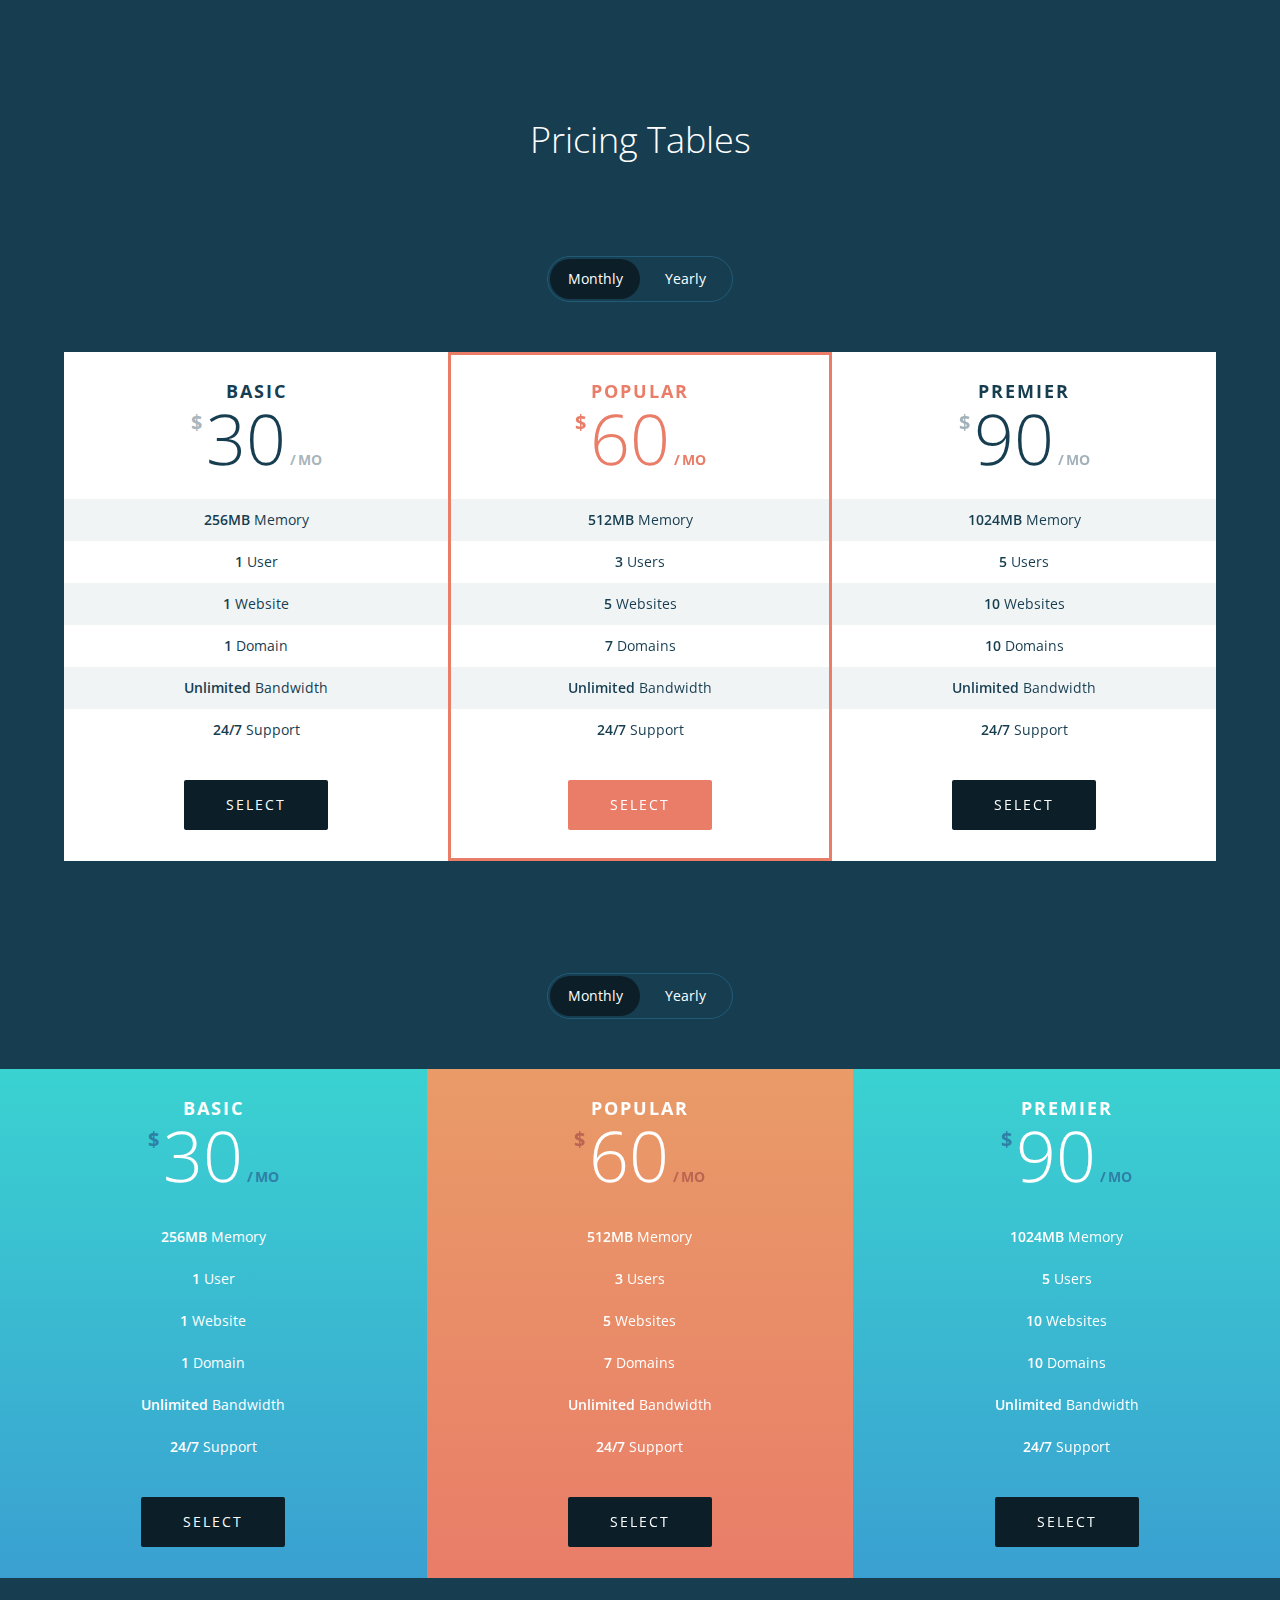
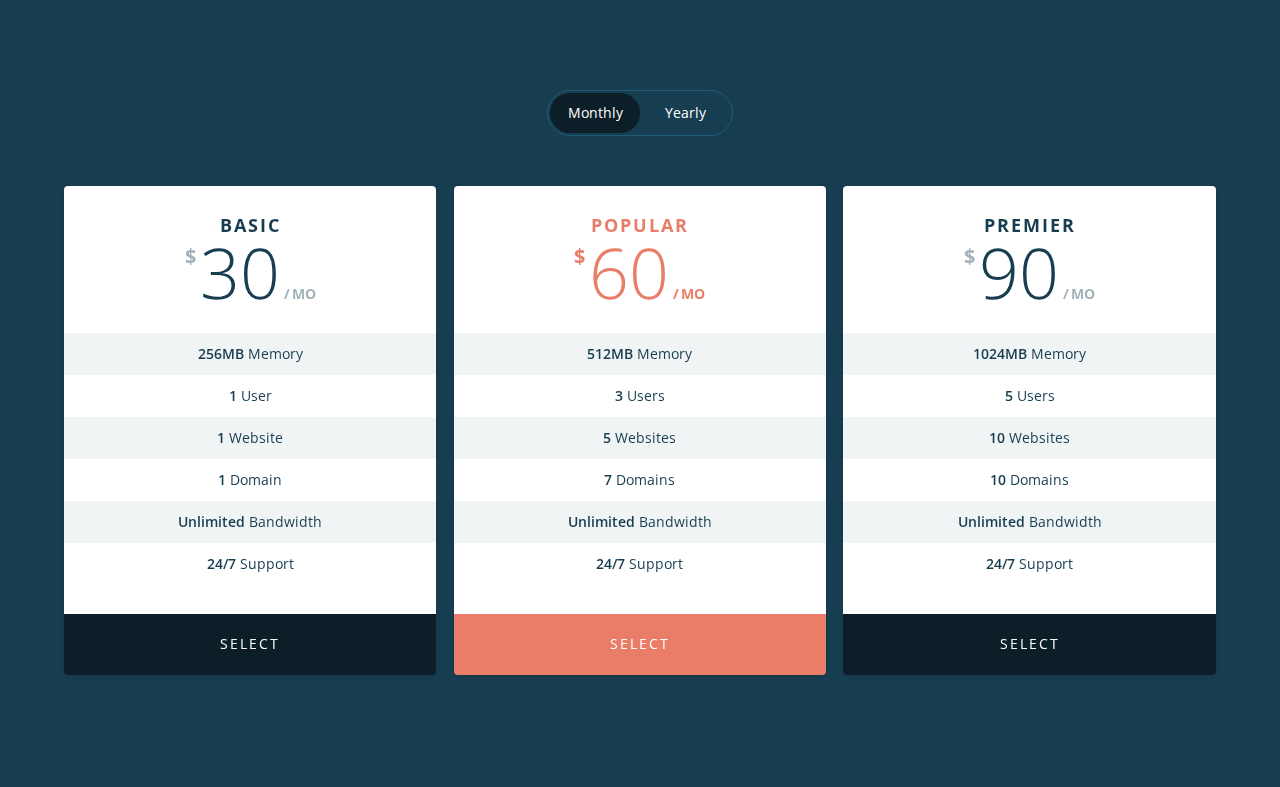
<file: html/pricing-tables-with-switcher/index.html>
<!doctype html>
<html lang="en" class="no-js">
<head>
	<meta charset="UTF-8">
	<meta name="viewport" content="width=device-width, initial-scale=1">

	<link href='http://fonts.googleapis.com/css?family=Open+Sans:400,300,700' rel='stylesheet' type='text/css'>

	<link rel="stylesheet" href="css/reset.css"> <!-- CSS reset -->
	<link rel="stylesheet" href="css/style.css"> <!-- Resource style -->
	<script src="js/modernizr.js"></script> <!-- Modernizr -->
  	
	<title>Pricing Tables | CodyHouse</title>
</head>
<body>
	<header class="cd-header">
		<h1>Pricing Tables</h1>
	</header>

	<div class="cd-pricing-container">
		<div class="cd-pricing-switcher">
			<p class="fieldset">
				<input type="radio" name="duration-1" value="monthly" id="monthly-1" checked>
				<label for="monthly-1">Monthly</label>
				<input type="radio" name="duration-1" value="yearly" id="yearly-1">
				<label for="yearly-1">Yearly</label>
				<span class="cd-switch"></span>
			</p>
		</div> <!-- .cd-pricing-switcher -->
		
		<ul class="cd-pricing-list cd-bounce-invert">
			<li>
				<ul class="cd-pricing-wrapper">
					<li data-type="monthly" class="is-visible">
						<header class="cd-pricing-header">
							<h2>Basic</h2>

							<div class="cd-price">
								<span class="cd-currency">$</span>
								<span class="cd-value">30</span>
								<span class="cd-duration">mo</span>
							</div>
						</header> <!-- .cd-pricing-header -->

						<div class="cd-pricing-body">
							<ul class="cd-pricing-features">
								<li><em>256MB</em> Memory</li>
								<li><em>1</em> User</li>
								<li><em>1</em> Website</li>
								<li><em>1</em> Domain</li>
								<li><em>Unlimited</em> Bandwidth</li>
								<li><em>24/7</em> Support</li>
							</ul>
						</div> <!-- .cd-pricing-body -->

						<footer class="cd-pricing-footer">
							<a class="cd-select" href="http://codyhouse.co/?p=429">Select</a>
						</footer> <!-- .cd-pricing-footer -->
					</li>

					<li data-type="yearly" class="is-hidden">
						<header class="cd-pricing-header">
							<h2>Basic</h2>
							<div class="cd-price">
								<span class="cd-currency">$</span>
								<span class="cd-value">320</span>
								<span class="cd-duration">yr</span>
							</div>
						</header> <!-- .cd-pricing-header -->

						<div class="cd-pricing-body">
							<ul class="cd-pricing-features">
								<li><em>256MB</em> Memory</li>
								<li><em>1</em> User</li>
								<li><em>1</em> Website</li>
								<li><em>1</em> Domain</li>
								<li><em>Unlimited</em> Bandwidth</li>
								<li><em>24/7</em> Support</li>
							</ul>
						</div> <!-- .cd-pricing-body -->

						<footer class="cd-pricing-footer">
							<a class="cd-select" href="http://codyhouse.co/?p=429">Select</a>
						</footer> <!-- .cd-pricing-footer -->
					</li>
				</ul> <!-- .cd-pricing-wrapper -->
			</li>

			<li class="cd-popular">
				<ul class="cd-pricing-wrapper">
					<li data-type="monthly" class="is-visible">
						<header class="cd-pricing-header">
							<h2>Popular</h2>

							<div class="cd-price">
								<span class="cd-currency">$</span>
								<span class="cd-value">60</span>
								<span class="cd-duration">mo</span>
							</div>
						</header> <!-- .cd-pricing-header -->

						<div class="cd-pricing-body">
							<ul class="cd-pricing-features">
								<li><em>512MB</em> Memory</li>
								<li><em>3</em> Users</li>
								<li><em>5</em> Websites</li>
								<li><em>7</em> Domains</li>
								<li><em>Unlimited</em> Bandwidth</li>
								<li><em>24/7</em> Support</li>
							</ul>
						</div> <!-- .cd-pricing-body -->

						<footer class="cd-pricing-footer">
							<a class="cd-select" href="http://codyhouse.co/?p=429">Select</a>
						</footer> <!-- .cd-pricing-footer -->
					</li>

					<li data-type="yearly" class="is-hidden">
						<header class="cd-pricing-header">
							<h2>Popular</h2>

							<div class="cd-price">
								<span class="cd-currency">$</span>
								<span class="cd-value">630</span>
								<span class="cd-duration">yr</span>
							</div>
						</header> <!-- .cd-pricing-header -->

						<div class="cd-pricing-body">
							<ul class="cd-pricing-features">
								<li><em>512MB</em> Memory</li>
								<li><em>3</em> Users</li>
								<li><em>5</em> Websites</li>
								<li><em>7</em> Domains</li>
								<li><em>Unlimited</em> Bandwidth</li>
								<li><em>24/7</em> Support</li>
							</ul>
						</div> <!-- .cd-pricing-body -->

						<footer class="cd-pricing-footer">
							<a class="cd-select" href="http://codyhouse.co/?p=429">Select</a>
						</footer> <!-- .cd-pricing-footer -->
					</li>
				</ul> <!-- .cd-pricing-wrapper -->
			</li>

			<li>
				<ul class="cd-pricing-wrapper">
					<li data-type="monthly" class="is-visible">
						<header class="cd-pricing-header">
							<h2>Premier</h2>

							<div class="cd-price">
								<span class="cd-currency">$</span>
								<span class="cd-value">90</span>
								<span class="cd-duration">mo</span>
							</div>
						</header> <!-- .cd-pricing-header -->

						<div class="cd-pricing-body">
							<ul class="cd-pricing-features">
								<li><em>1024MB</em> Memory</li>
								<li><em>5</em> Users</li>
								<li><em>10</em> Websites</li>
								<li><em>10</em> Domains</li>
								<li><em>Unlimited</em> Bandwidth</li>
								<li><em>24/7</em> Support</li>
							</ul>
						</div> <!-- .cd-pricing-body -->

						<footer class="cd-pricing-footer">
							<a class="cd-select" href="http://codyhouse.co/?p=429">Select</a>
						</footer>  <!-- .cd-pricing-footer -->
					</li>

					<li data-type="yearly" class="is-hidden">
						<header class="cd-pricing-header">
							<h2>Premier</h2>
							<div class="cd-price">
								<span class="cd-currency">$</span>
								<span class="cd-value">950</span>
								<span class="cd-duration">yr</span>
							</div>
						</header> <!-- .cd-pricing-header -->

						<div class="cd-pricing-body">
							<ul class="cd-pricing-features">
								<li><em>1024MB</em> Memory</li>
								<li><em>5</em> Users</li>
								<li><em>10</em> Websites</li>
								<li><em>10</em> Domains</li>
								<li><em>Unlimited</em> Bandwidth</li>
								<li><em>24/7</em> Support</li>
							</ul>
						</div> <!-- .cd-pricing-body -->

						<footer class="cd-pricing-footer">
							<a class="cd-select" href="http://codyhouse.co/?p=429">Select</a>
						</footer>  <!-- .cd-pricing-footer -->
					</li>
				</ul> <!-- .cd-pricing-wrapper -->
			</li>
		</ul> <!-- .cd-pricing-list -->
	</div> <!-- .cd-pricing-container -->

	<div class="cd-pricing-container cd-full-width cd-secondary-theme">
		<div class="cd-pricing-switcher">
			<p class="fieldset">
				<input type="radio" name="duration" value="monthly" id="monthly" checked>
				<label for="monthly">Monthly</label>
				<input type="radio" name="duration" value="yearly" id="yearly">
				<label for="yearly">Yearly</label>
				<span class="cd-switch"></span>
			</p>
		</div> <!-- .cd-pricing-switcher -->

		<ul class="cd-pricing-list cd-bounce-invert">
			<li>
				<ul class="cd-pricing-wrapper">
					<li data-type="monthly" class="is-visible">
						<header class="cd-pricing-header">
							<h2>Basic</h2>

							<div class="cd-price">
								<span class="cd-currency">$</span>
								<span class="cd-value">30</span>
								<span class="cd-duration">mo</span>
							</div>
						</header> <!-- .cd-pricing-header -->

						<div class="cd-pricing-body">
							<ul class="cd-pricing-features">
								<li><em>256MB</em> Memory</li>
								<li><em>1</em> User</li>
								<li><em>1</em> Website</li>
								<li><em>1</em> Domain</li>
								<li><em>Unlimited</em> Bandwidth</li>
								<li><em>24/7</em> Support</li>
							</ul>
						</div> <!-- .cd-pricing-body -->

						<footer class="cd-pricing-footer">
							<a class="cd-select" href="http://codyhouse.co/?p=429">Select</a>
						</footer> <!-- .cd-pricing-footer -->
					</li>

					<li data-type="yearly" class="is-hidden">
						<header class="cd-pricing-header">
							<h2>Basic</h2>

							<div class="cd-price">
								<span class="cd-currency">$</span>
								<span class="cd-value">320</span>
								<span class="cd-duration">yr</span>
							</div>
						</header> <!-- .cd-pricing-header -->

						<div class="cd-pricing-body">
							<ul class="cd-pricing-features">
								<li><em>256MB</em> Memory</li>
								<li><em>1</em> User</li>
								<li><em>1</em> Website</li>
								<li><em>1</em> Domain</li>
								<li><em>Unlimited</em> Bandwidth</li>
								<li><em>24/7</em> Support</li>
							</ul>
						</div> <!-- .cd-pricing-body -->

						<footer class="cd-pricing-footer">
							<a class="cd-select" href="http://codyhouse.co/?p=429">Select</a>
						</footer> <!-- .cd-pricing-footer -->
					</li>
				</ul> <!-- .cd-pricing-wrapper -->
			</li>

			<li class="cd-popular">
				<ul class="cd-pricing-wrapper">
					<li data-type="monthly" class="is-visible">
						<header class="cd-pricing-header">
							<h2>Popular</h2>

							<div class="cd-price">
								<span class="cd-currency">$</span>
								<span class="cd-value">60</span>
								<span class="cd-duration">mo</span>
							</div>
						</header> <!-- .cd-pricing-header -->

						<div class="cd-pricing-body">
							<ul class="cd-pricing-features">
								<li><em>512MB</em> Memory</li>
								<li><em>3</em> Users</li>
								<li><em>5</em> Websites</li>
								<li><em>7</em> Domains</li>
								<li><em>Unlimited</em> Bandwidth</li>
								<li><em>24/7</em> Support</li>
							</ul>
						</div> <!-- .cd-pricing-body -->

						<footer class="cd-pricing-footer">
							<a class="cd-select" href="http://codyhouse.co/?p=429">Select</a>
						</footer> <!-- .cd-pricing-footer -->
					</li>

					<li data-type="yearly" class="is-hidden">
						<header class="cd-pricing-header">
							<h2>Popular</h2>

							<div class="cd-price">
								<span class="cd-currency">$</span>
								<span class="cd-value">630</span>
								<span class="cd-duration">yr</span>
							</div>
						</header> <!-- .cd-pricing-header -->

						<div class="cd-pricing-body">
							<ul class="cd-pricing-features">
								<li><em>512MB</em> Memory</li>
								<li><em>3</em> Users</li>
								<li><em>5</em> Websites</li>
								<li><em>7</em> Domains</li>
								<li><em>Unlimited</em> Bandwidth</li>
								<li><em>24/7</em> Support</li>
							</ul>
						</div> <!-- .cd-pricing-body -->

						<footer class="cd-pricing-footer">
							<a class="cd-select" href="http://codyhouse.co/?p=429">Select</a>
						</footer> <!-- .cd-pricing-footer -->
					</li>
				</ul>
			</li> <!-- .cd-pricing-wrapper -->

			<li>
				<ul class="cd-pricing-wrapper">
					<li data-type="monthly" class="is-visible">
						<header class="cd-pricing-header">
							<h2>Premier</h2>

							<div class="cd-price">
								<span class="cd-currency">$</span>
								<span class="cd-value">90</span>
								<span class="cd-duration">mo</span>
							</div>
						</header> <!-- .cd-pricing-header -->

						<div class="cd-pricing-body">
							<ul class="cd-pricing-features">
								<li><em>1024MB</em> Memory</li>
								<li><em>5</em> Users</li>
								<li><em>10</em> Websites</li>
								<li><em>10</em> Domains</li>
								<li><em>Unlimited</em> Bandwidth</li>
								<li><em>24/7</em> Support</li>
							</ul>
						</div> <!-- .cd-pricing-body -->

						<footer class="cd-pricing-footer">
							<a class="cd-select" href="http://codyhouse.co/?p=429">Select</a>
						</footer> <!-- .cd-pricing-footer -->
					</li>

					<li data-type="yearly" class="is-hidden">
						<header class="cd-pricing-header">
							<h2>Premier</h2>

							<div class="cd-price">
								<span class="cd-currency">$</span>
								<span class="cd-value">950</span>
								<span class="cd-duration">yr</span>
							</div>
						</header> <!-- .cd-pricing-header -->

						<div class="cd-pricing-body">
							<ul class="cd-pricing-features">
								<li><em>1024MB</em> Memory</li>
								<li><em>5</em> Users</li>
								<li><em>10</em> Websites</li>
								<li><em>10</em> Domains</li>
								<li><em>Unlimited</em> Bandwidth</li>
								<li><em>24/7</em> Support</li>
							</ul>
						</div> <!-- .cd-pricing-body -->

						<footer class="cd-pricing-footer">
							<a class="cd-select" href="http://codyhouse.co/?p=429">Select</a>
						</footer> <!-- .cd-pricing-footer -->
					</li>
				</ul> <!-- .cd-pricing-wrapper -->
			</li>
		</ul> <!-- .cd-pricing-list -->
	</div> <!-- .cd-pricing-container -->

	<div class="cd-pricing-container cd-has-margins">
		<div class="cd-pricing-switcher">
			<p class="fieldset">
				<input type="radio" name="duration-2" value="monthly" id="monthly-2" checked>
				<label for="monthly-2">Monthly</label>
				<input type="radio" name="duration-2" value="yearly" id="yearly-2">
				<label for="yearly-2">Yearly</label>
				<span class="cd-switch"></span>
			</p>
		</div> <!-- .cd-pricing-switcher -->

		<ul class="cd-pricing-list cd-bounce-invert">
			<li>
				<ul class="cd-pricing-wrapper">
					<li data-type="monthly" class="is-visible">
						<header class="cd-pricing-header">
							<h2>Basic</h2>

							<div class="cd-price">
								<span class="cd-currency">$</span>
								<span class="cd-value">30</span>
								<span class="cd-duration">mo</span>
							</div>
						</header> <!-- .cd-pricing-header -->

						<div class="cd-pricing-body">
							<ul class="cd-pricing-features">
								<li><em>256MB</em> Memory</li>
								<li><em>1</em> User</li>
								<li><em>1</em> Website</li>
								<li><em>1</em> Domain</li>
								<li><em>Unlimited</em> Bandwidth</li>
								<li><em>24/7</em> Support</li>
							</ul>
						</div> <!-- .cd-pricing-body -->

						<footer class="cd-pricing-footer">
							<a class="cd-select" href="http://codyhouse.co/?p=429">Select</a>
						</footer>  <!-- .cd-pricing-footer -->
					</li>

					<li data-type="yearly" class="is-hidden">
						<header class="cd-pricing-header">
							<h2>Basic</h2>

							<div class="cd-price">
								<span class="cd-currency">$</span>
								<span class="cd-value">320</span>
								<span class="cd-duration">yr</span>
							</div>
						</header> <!-- .cd-pricing-header -->

						<div class="cd-pricing-body">
							<ul class="cd-pricing-features">
								<li><em>256MB</em> Memory</li>
								<li><em>1</em> User</li>
								<li><em>1</em> Website</li>
								<li><em>1</em> Domain</li>
								<li><em>Unlimited</em> Bandwidth</li>
								<li><em>24/7</em> Support</li>
							</ul>
						</div> <!-- .cd-pricing-body -->

						<footer class="cd-pricing-footer">
							<a class="cd-select" href="http://codyhouse.co/?p=429">Select</a>
						</footer>  <!-- .cd-pricing-footer -->
					</li>
				</ul> <!-- .cd-pricing-wrapper -->
			</li>

			<li class="cd-popular">
				<ul class="cd-pricing-wrapper">
					<li data-type="monthly" class="is-visible">
						<header class="cd-pricing-header">
							<h2>Popular</h2>
							<div class="cd-price">
								<span class="cd-currency">$</span>
								<span class="cd-value">60</span>
								<span class="cd-duration">mo</span>
							</div>
						</header> <!-- .cd-pricing-header -->

						<div class="cd-pricing-body">
							<ul class="cd-pricing-features">
								<li><em>512MB</em> Memory</li>
								<li><em>3</em> Users</li>
								<li><em>5</em> Websites</li>
								<li><em>7</em> Domains</li>
								<li><em>Unlimited</em> Bandwidth</li>
								<li><em>24/7</em> Support</li>
							</ul>
						</div> <!-- .cd-pricing-body -->

						<footer class="cd-pricing-footer">
							<a class="cd-select" href="http://codyhouse.co/?p=429">Select</a>
						</footer>  <!-- .cd-pricing-footer -->
					</li>

					<li data-type="yearly" class="is-hidden">
						<header class="cd-pricing-header">
							<h2>Popular</h2>

							<div class="cd-price">
								<span class="cd-currency">$</span>
								<span class="cd-value">630</span>
								<span class="cd-duration">yr</span>
							</div>
						</header> <!-- .cd-pricing-header -->

						<div class="cd-pricing-body">
							<ul class="cd-pricing-features">
								<li><em>512MB</em> Memory</li>
								<li><em>3</em> Users</li>
								<li><em>5</em> Websites</li>
								<li><em>7</em> Domains</li>
								<li><em>Unlimited</em> Bandwidth</li>
								<li><em>24/7</em> Support</li>
							</ul>
						</div> <!-- .cd-pricing-body -->

						<footer class="cd-pricing-footer">
							<a class="cd-select" href="http://codyhouse.co/?p=429">Select</a>
						</footer>  <!-- .cd-pricing-footer -->
					</li>
				</ul> <!-- .cd-pricing-wrapper -->
			</li>

			<li>
				<ul class="cd-pricing-wrapper">
					<li data-type="monthly" class="is-visible">
						<header class="cd-pricing-header">
							<h2>Premier</h2>

							<div class="cd-price">
								<span class="cd-currency">$</span>
								<span class="cd-value">90</span>
								<span class="cd-duration">mo</span>
							</div>
						</header> <!-- .cd-pricing-header -->

						<div class="cd-pricing-body">
							<ul class="cd-pricing-features">
								<li><em>1024MB</em> Memory</li>
								<li><em>5</em> Users</li>
								<li><em>10</em> Websites</li>
								<li><em>10</em> Domains</li>
								<li><em>Unlimited</em> Bandwidth</li>
								<li><em>24/7</em> Support</li>
							</ul>
						</div> <!-- .cd-pricing-body -->

						<footer class="cd-pricing-footer">
							<a class="cd-select" href="http://codyhouse.co/?p=429">Select</a>
						</footer>  <!-- .cd-pricing-footer -->
					</li>

					<li data-type="yearly" class="is-hidden">
						<header class="cd-pricing-header">
							<h2>Premier</h2>

							<div class="cd-price">
								<span class="cd-currency">$</span>
								<span class="cd-value">950</span>
								<span class="cd-duration">yr</span>
							</div>
						</header> <!-- .cd-pricing-header -->

						<div class="cd-pricing-body">
							<ul class="cd-pricing-features">
								<li><em>1024MB</em> Memory</li>
								<li><em>5</em> Users</li>
								<li><em>10</em> Websites</li>
								<li><em>10</em> Domains</li>
								<li><em>Unlimited</em> Bandwidth</li>
								<li><em>24/7</em> Support</li>
							</ul>
						</div> <!-- .cd-pricing-body -->

						<footer class="cd-pricing-footer">
							<a class="cd-select" href="http://codyhouse.co/?p=429">Select</a>
						</footer>  <!-- .cd-pricing-footer -->
					</li>
				</ul> <!-- .cd-pricing-wrapper -->
			</li>
		</ul> <!-- .cd-pricing-list -->
	</div> <!-- .cd-pricing-container -->	
<script src="js/jquery-2.1.1.js"></script>
<script src="js/main.js"></script> <!-- Resource jQuery -->
</body>
</html>
</file>
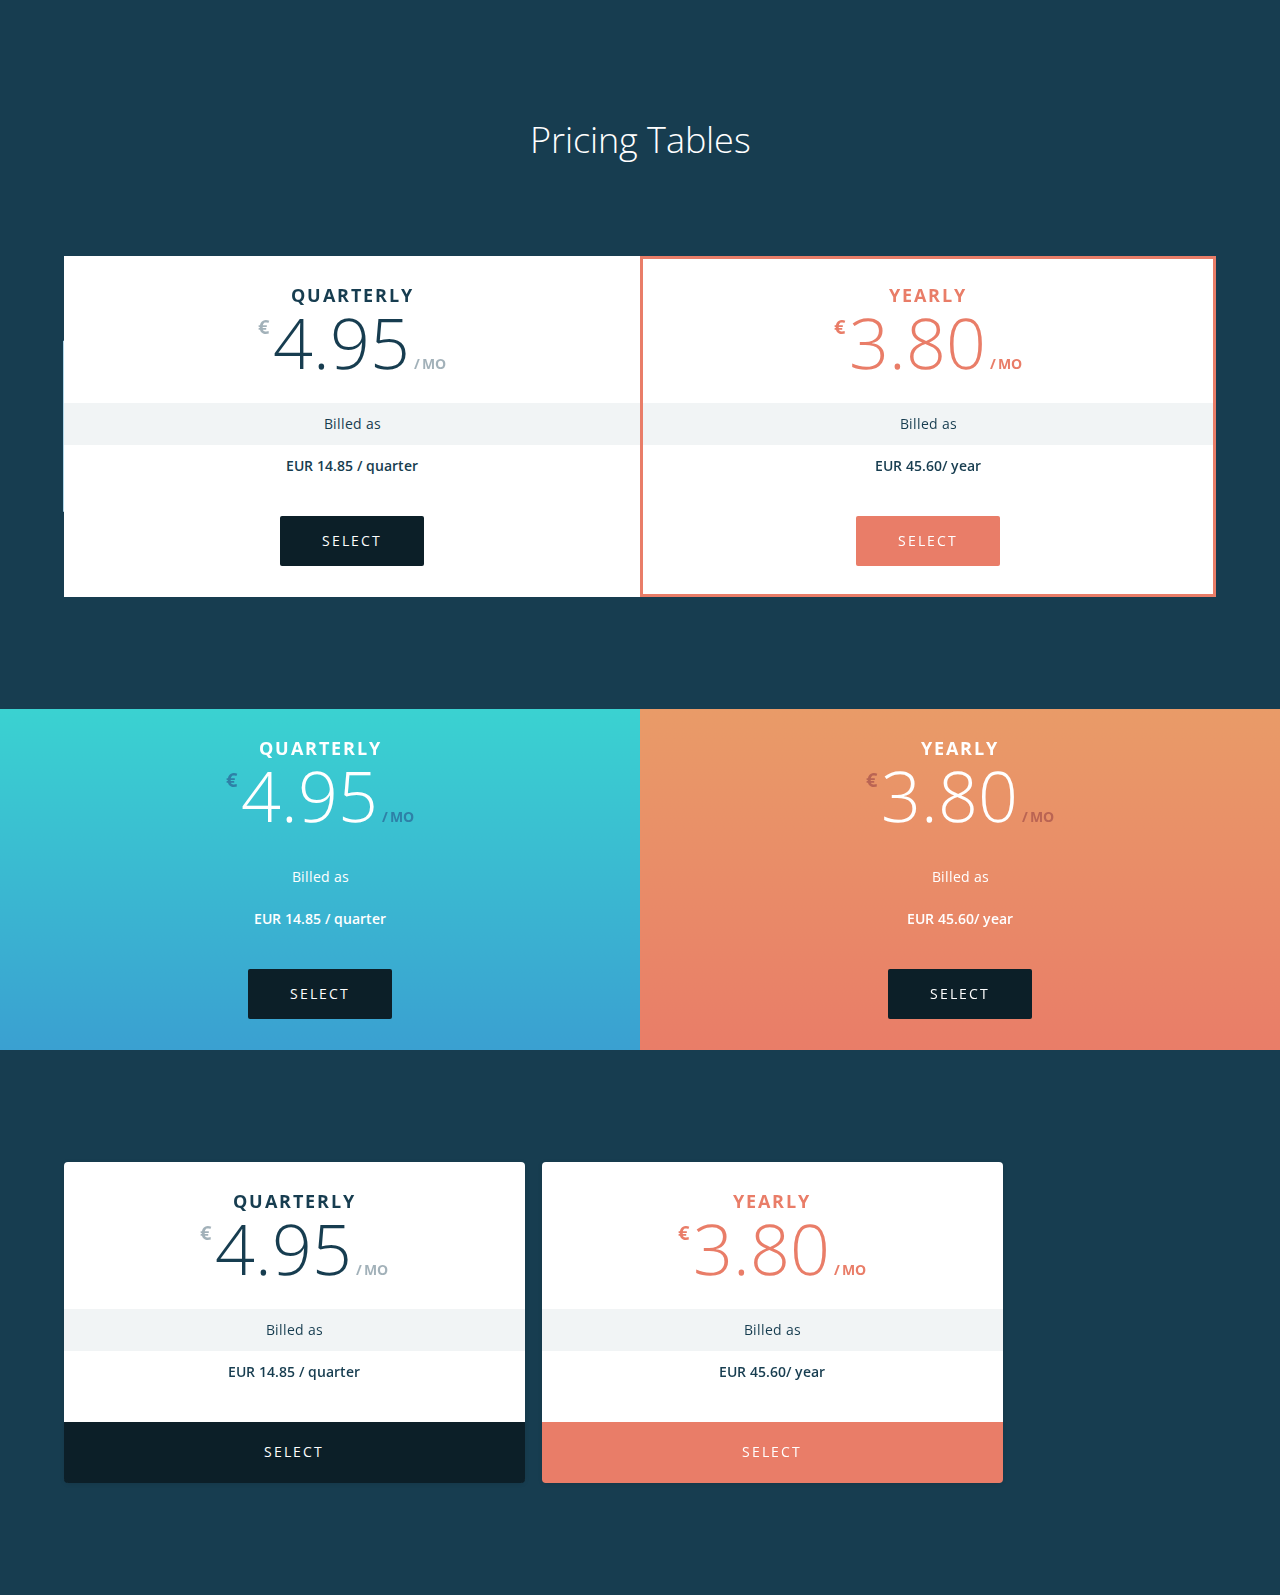
<file: html/pricing-tables-without-switcher/index.html>
<!doctype html>
<html lang="en" class="no-js">
<head>
	<meta charset="UTF-8">
	<meta name="viewport" content="width=device-width, initial-scale=1">

	<link href='http://fonts.googleapis.com/css?family=Open+Sans:400,300,700' rel='stylesheet' type='text/css'>

	<link rel="stylesheet" href="css/reset.css"> <!-- CSS reset -->
	<link rel="stylesheet" href="css/style.css"> <!-- Resource style -->
	<script src="js/modernizr.js"></script> <!-- Modernizr -->
  	
	<title>
	Pricing Tables 
	</title>
</head>
<body>
	<header class="cd-header">
		<h1>
		Pricing Tables
		</h1>
	</header>

	<div class="cd-pricing-container">
		<ul class="cd-pricing-list">
			<li>
				<header class="cd-pricing-header">
					<h2>Quarterly</h2>

					<div class="cd-price">
						<span class="cd-currency">&euro;</span>
						<span class="cd-value">4.95</span>
						<span class="cd-duration">mo</span>
					</div>
				</header> <!-- .cd-pricing-header -->

				<div class="cd-pricing-body">
					<ul class="cd-pricing-features">
					<!-- billed as  -->
					<li>Billed as</li>
						<li><em>EUR 14.85 / quarter</em> </li>
						<!-- <li><em>1</em> User</li>
						<li><em>1</em> Website</li>
						<li><em>1</em> Domain</li>
						<li><em>Unlimited</em> Bandwidth</li>
						<li><em>24/7</em> Support</li> -->
					</ul>
				</div> <!-- .cd-pricing-body -->

				<footer class="cd-pricing-footer">
					<a class="cd-select" href="#">Select</a>
				</footer> <!-- .cd-pricing-footer -->
			</li>
			<li class="cd-popular">
				<header class="cd-pricing-header">
					<h2>Yearly</h2>

					<div class="cd-price">
						<span class="cd-currency">&euro;</span>
						<span class="cd-value">3.80</span>
						<span class="cd-duration">mo</span>
					</div>
				</header> <!-- .cd-pricing-header -->

				<div class="cd-pricing-body">
					<ul class="cd-pricing-features">
					<li>Billed as</li>
						<li><em>EUR 45.60/ year</em> </li>
						<!-- <li><em>3</em> Users</li>
						<li><em>5</em> Websites</li>
						<li><em>7</em> Domains</li>
						<li><em>Unlimited</em> Bandwidth</li>
						<li><em>24/7</em> Support</li> -->
					</ul>
				</div> <!-- .cd-pricing-body -->

				<footer class="cd-pricing-footer">
					<a class="cd-select" href="#">Select</a>
				</footer> <!-- .cd-pricing-footer -->
			</li>



		</ul> <!-- .cd-pricing-list -->
	</div> <!-- .cd-pricing-container -->

	<div class="cd-pricing-container cd-full-width cd-secondary-theme">
		<ul class="cd-pricing-list">

			<li>
				<header class="cd-pricing-header">
					<h2>Quarterly</h2>

					<div class="cd-price">
						<span class="cd-currency">&euro;</span>
						<span class="cd-value">4.95</span>
						<span class="cd-duration">mo</span>
					</div>
				</header> <!-- .cd-pricing-header -->

				<div class="cd-pricing-body">
					<ul class="cd-pricing-features">
					<li>Billed as</li>
						<li><em>EUR 14.85 / quarter</em> </li>
						<!-- <li><em>1</em> User</li>
						<li><em>1</em> Website</li>
						<li><em>1</em> Domain</li>
						<li><em>Unlimited</em> Bandwidth</li>
						<li><em>24/7</em> Support</li> -->
					</ul>
				</div> <!-- .cd-pricing-body -->

				<footer class="cd-pricing-footer">
					<a class="cd-select" href="#">Select</a>
				</footer> <!-- .cd-pricing-footer -->
			</li>

			<li class="cd-popular">
				<header class="cd-pricing-header">
					<h2>Yearly</h2>

					<div class="cd-price">
						<span class="cd-currency">&euro;</span>
						<span class="cd-value">3.80</span>
						<span class="cd-duration">mo</span>
					</div>
				</header> <!-- .cd-pricing-header -->

				<div class="cd-pricing-body">
					<ul class="cd-pricing-features">
					<li>Billed as</li>
						<li><em>EUR 45.60/ year</em> </li>
						<!-- <li><em>3</em> Users</li>
						<li><em>5</em> Websites</li>
						<li><em>7</em> Domains</li>
						<li><em>Unlimited</em> Bandwidth</li>
						<li><em>24/7</em> Support</li> -->
					</ul>
				</div> <!-- .cd-pricing-body -->

				<footer class="cd-pricing-footer">
					<a class="cd-select" href="#">Select</a>
				</footer> <!-- .cd-pricing-footer -->
			</li>

			

		</ul> <!-- .cd-pricing-list -->
		
	</div> <!-- .cd-pricing-container -->

	<div class="cd-pricing-container cd-has-margins">

		<ul class="cd-pricing-list">

			<li>
				<header class="cd-pricing-header">
					<h2>Quarterly</h2>

					<div class="cd-price">
						<span class="cd-currency">&euro;</span>
						<span class="cd-value">4.95</span>
						<span class="cd-duration">mo</span>
					</div>
				</header> <!-- .cd-pricing-header -->

				<div class="cd-pricing-body">
					<ul class="cd-pricing-features">
					<li>Billed as</li>
						<li><em>EUR 14.85 / quarter</em> </li>
						<!-- <li><em>1</em> User</li>
						<li><em>1</em> Website</li>
						<li><em>1</em> Domain</li>
						<li><em>Unlimited</em> Bandwidth</li>
						<li><em>24/7</em> Support</li> -->
					</ul>
				</div> <!-- .cd-pricing-body -->

				<footer class="cd-pricing-footer">
					<a class="cd-select" href="#">Select</a>
				</footer> <!-- .cd-pricing-footer -->
			</li>

			<li class="cd-popular">
				<header class="cd-pricing-header">
					<h2>Yearly</h2>

					<div class="cd-price">
						<span class="cd-currency">&euro;</span>
						<span class="cd-value">3.80</span>
						<span class="cd-duration">mo</span>
					</div>

				</header> <!-- .cd-pricing-header -->

				<div class="cd-pricing-body">
					<ul class="cd-pricing-features">
					<li>Billed as</li>
						<li><em>EUR 45.60/ year</em> </li>
						<!-- <li><em>3</em> Users</li>
						<li><em>5</em> Websites</li>
						<li><em>7</em> Domains</li>
						<li><em>Unlimited</em> Bandwidth</li>
						<li><em>24/7</em> Support</li> -->
					</ul>
				</div> <!-- .cd-pricing-body -->

				<footer class="cd-pricing-footer">
					<a class="cd-select" href="#">Select</a>
				</footer> <!-- .cd-pricing-footer -->
			</li>

			

		</ul> <!-- .cd-pricing-list -->
	</div> <!-- .cd-pricing-container -->	
<script src="js/jquery-2.1.1.js"></script>
<script src="js/main.js"></script> <!-- Resource jQuery -->
</body>
</html>
</file>
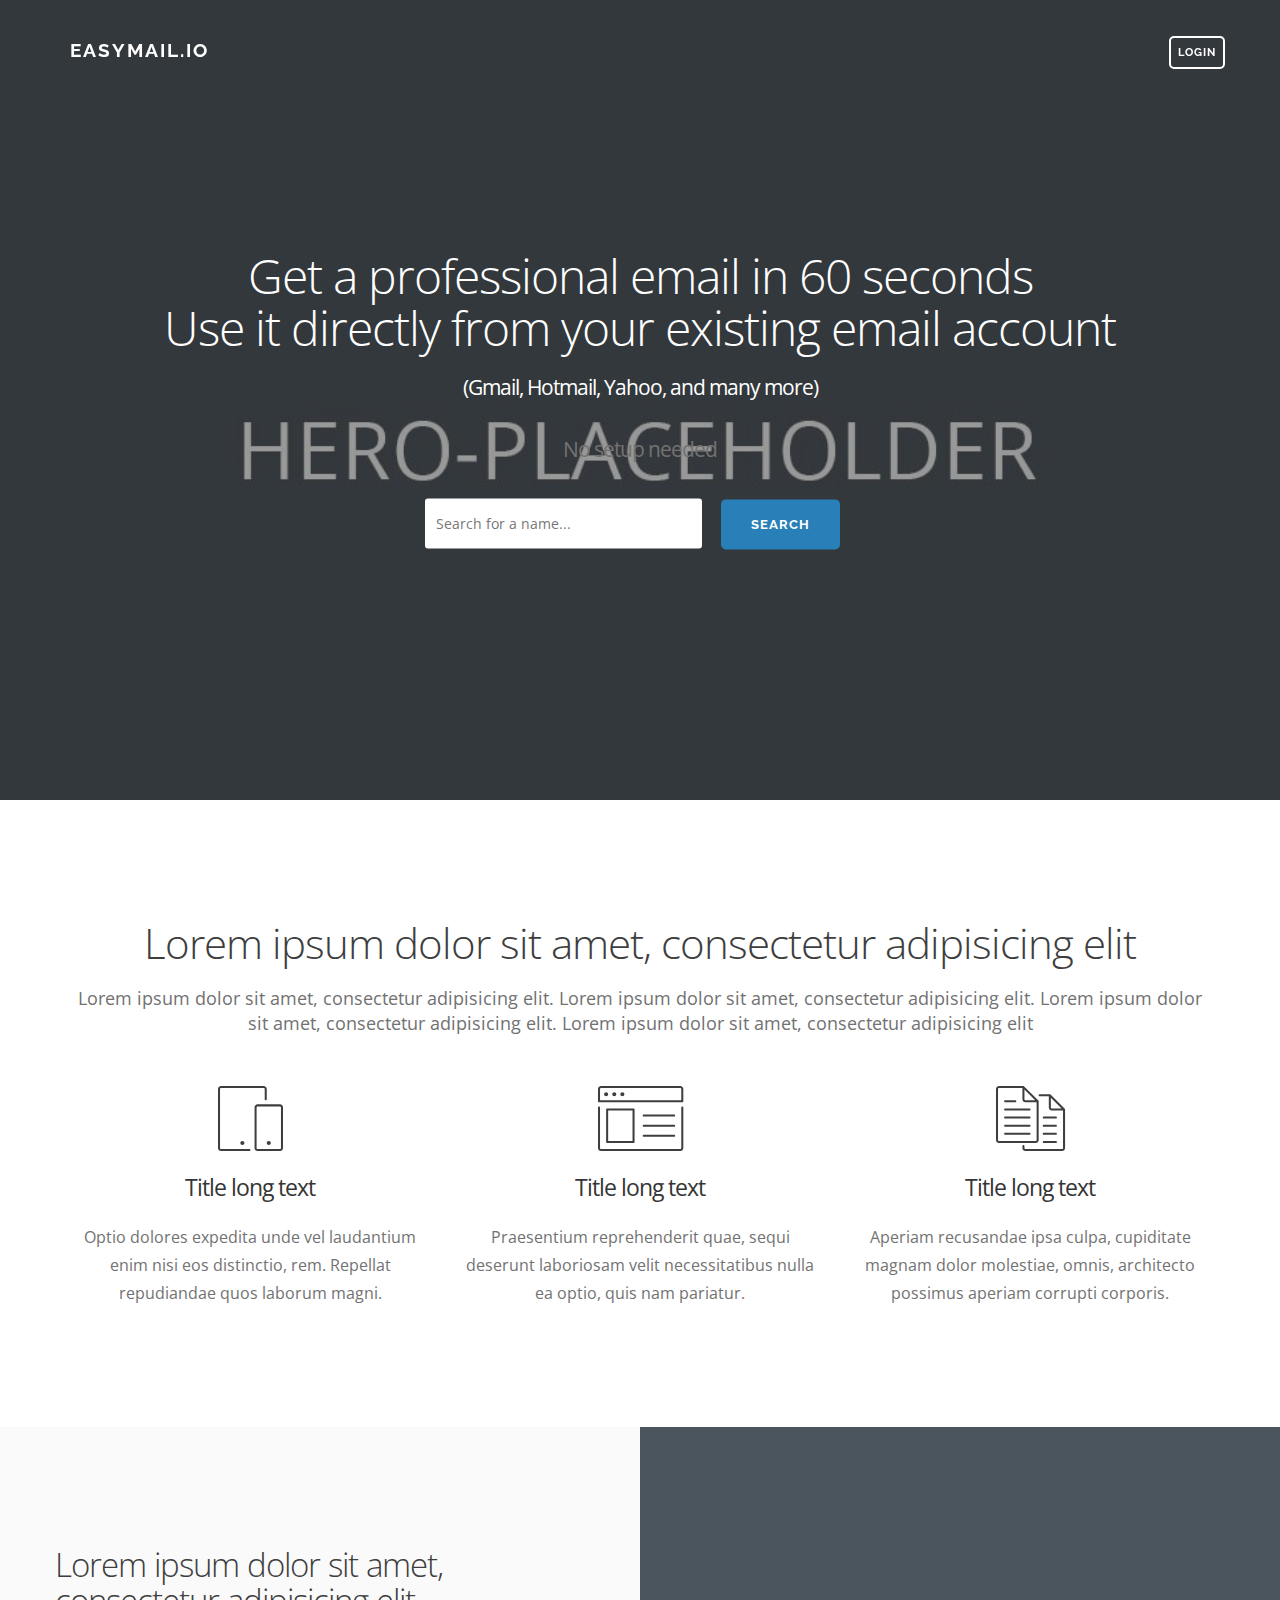
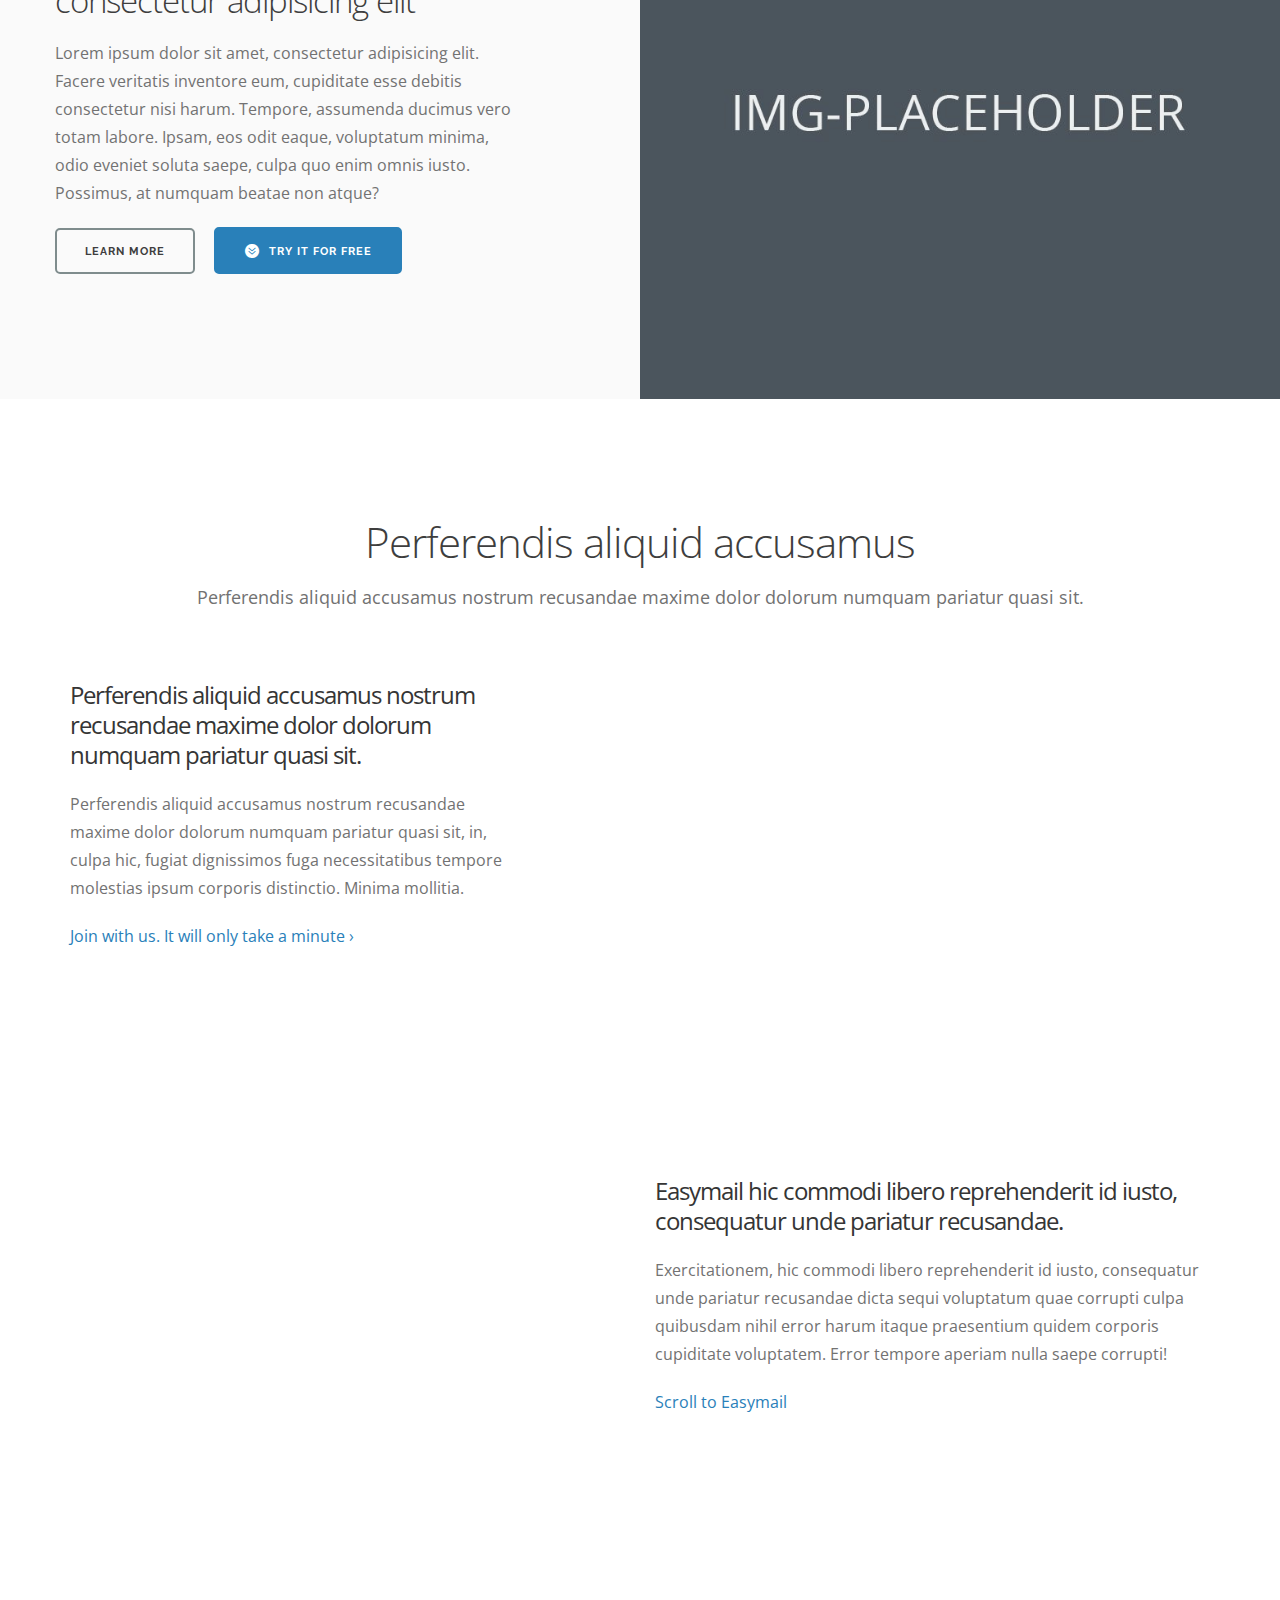
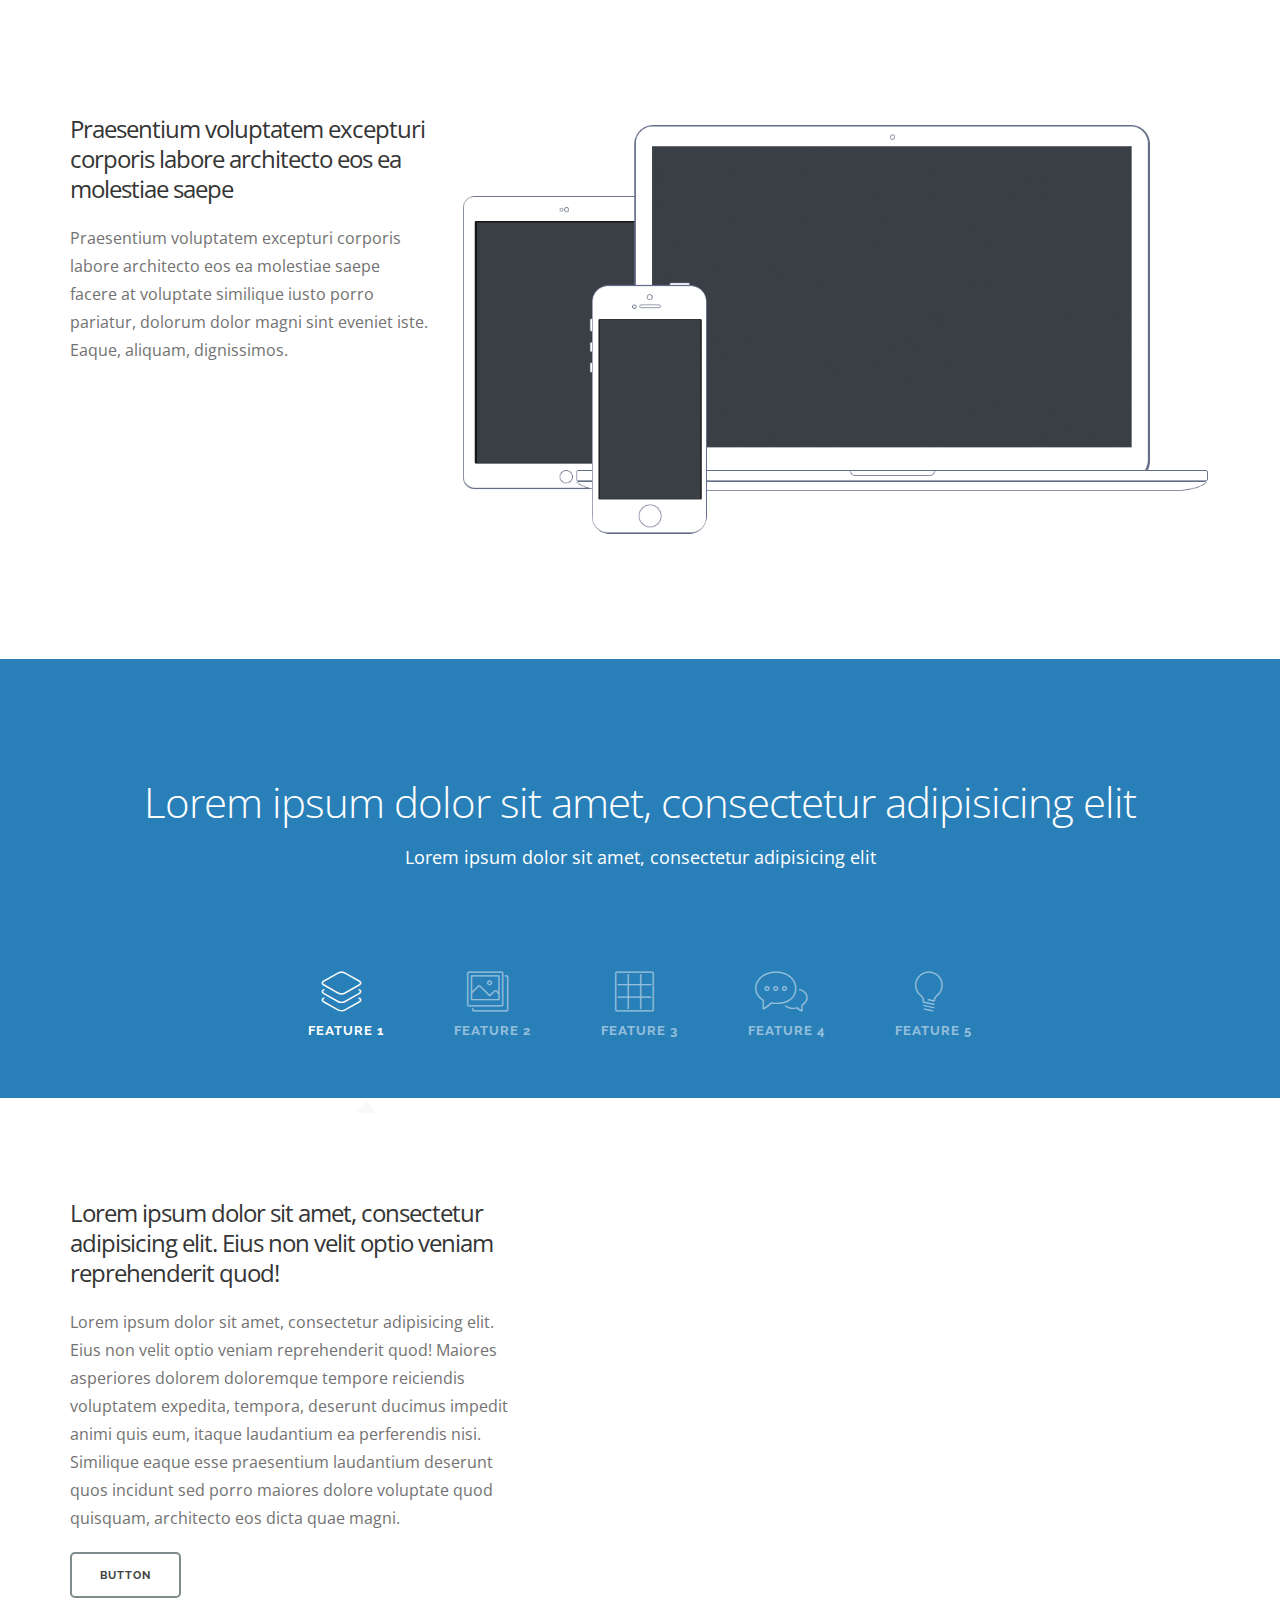
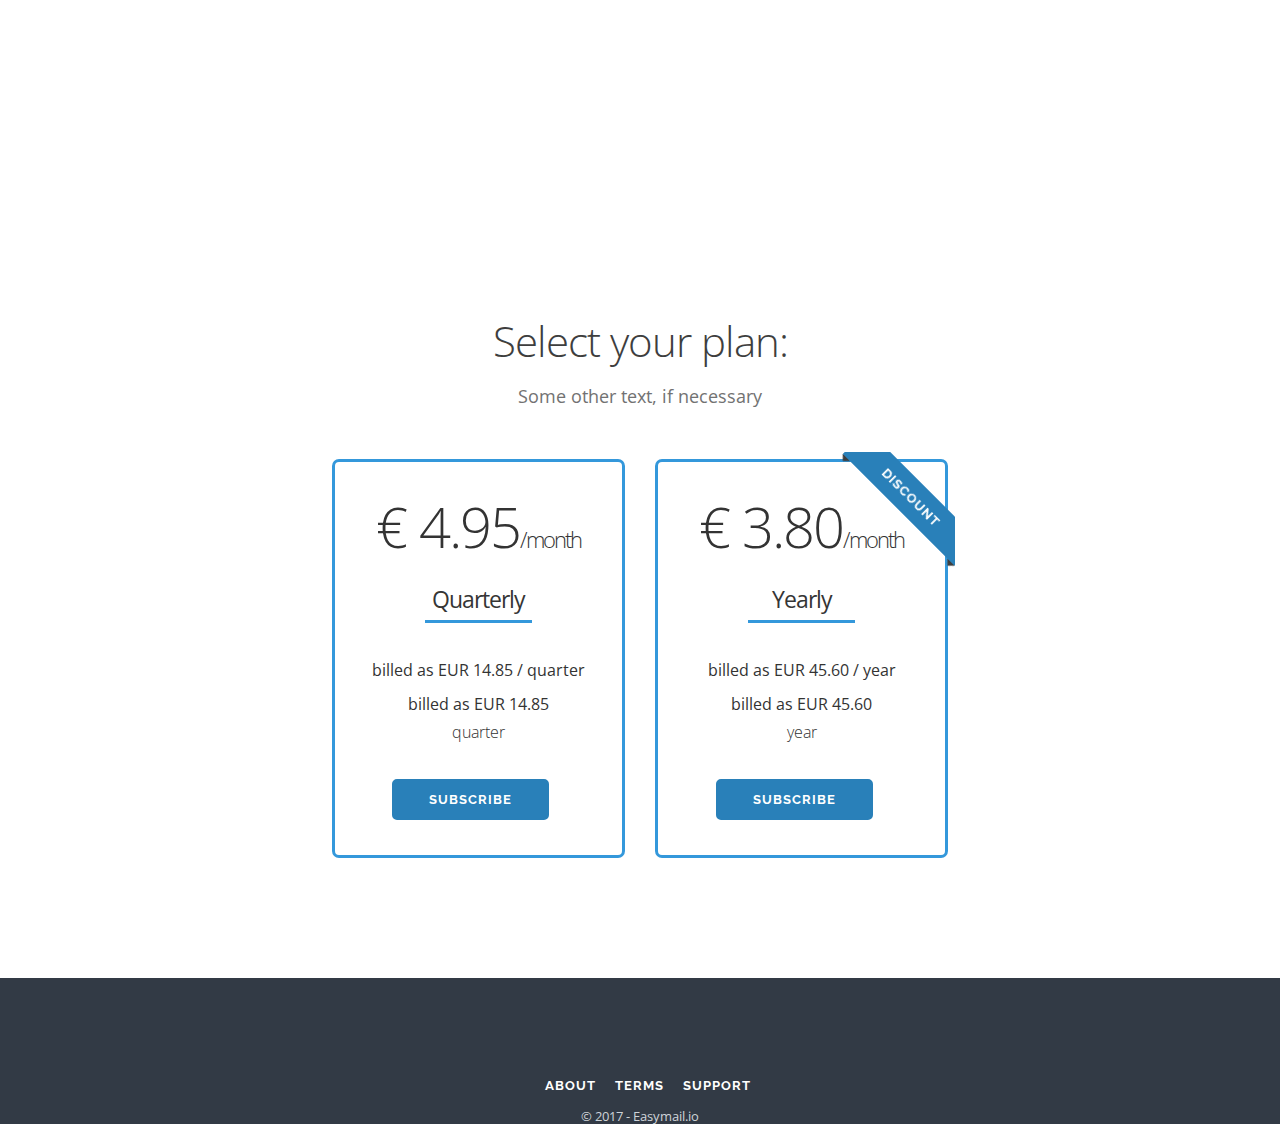
<file: index2.html>
<!doctype html>
<html lang="en">
<head>
    <meta charset="utf-8">

    <!-- TITLE OF SITE -->
    <title> Easymail | Get a professional email in 60 seconds </title>

    <meta name="description" content="Get a professional email in 60 seconds" />
    <meta name="keywords" content="easymail, email, email hosting" />
    
    <meta name="viewport" content="width=device-width, initial-scale=1, maximum-scale=1">

    <!-- FAVICON  -->
    <link rel="icon" href="assets/images/favicon/favicon.ico">
    
    <!-- =========================
       STYLESHEETS 
    ============================== -->
    
    <!-- BOOTSTRAP CSS -->
    <link rel="stylesheet" href="assets/css/plugins/bootstrap.min.css">

    <!-- FONT ICONS -->
    <link rel="stylesheet" href="assets/css/icons/icons.min.css">
     
    <!-- GOOGLE FONTS -->
    <link href="http://fonts.googleapis.com/css?family=Raleway:300,400,600,700%7COpen+Sans:300,400,600,700%7CHandlee" rel="stylesheet">
    



    <!-- PLUGINS STYLESHEET -->
    <link rel="stylesheet" href="assets/css/plugins/plugins.min.css">
    
    <!-- CUSTOM STYLESHEET -->
    <link rel="stylesheet" href="assets/css/style.css">

    <!-- FONTS STYLESHEET -->
    <link rel="stylesheet" href="assets/css/fonts.css">

    <!-- RESPONSIVE FIXES -->
    <link rel="stylesheet" href="assets/css/responsive.css">

    <!-- COLORE STYLESHEET -->
    <!-- Change here the Main Color of the Site: Choose your favorite predefined color from assets/css/colors.css -->
    <link rel="stylesheet" href="assets/css/colors/blue.css" title="blue">
    <!-- <link rel="stylesheet" href="assets/css/colors/red.css" title="red"> -->
    
    
    <!--[if lt IE 9]>
            <script src="assets/js/plugins/html5shiv.min.js"></script>
            <script src="assets/js/plugins/respond.min.js"></script>
    <![endif]-->

</head>

<body>
    <div class="main-wrapper">

        <!-- =========================
             PRELOADER
        ============================== -->
        <div class="preloader">
            <div class="loader-container">
                <div class="text-logo">
                    Easymail.io
                </div>
                <div class="signal"></div>
            </div>
        </div> 
        

        <!-- =========================
             HEADER
        ============================== -->
        <header class="header" id="top" data-stellar-background-ratio="0.5">
            <!-- Background Overlay -->
            <div class="overlay">

                <!-- =========================================
                     Navigation
                ========================================== -->
                <nav class="navbar navbar-fixed-top" role="navigation">
                    <div class="container">
                        <div class="row">
                            <div class="col-md-12">
                                <!-- Navbar-Header -->
                                <div class="navbar-header">
                                    
                                    <!-- Mobile Menu -->
                                    <button data-target=".navbar-collapse" data-toggle="collapse" class="navbar-toggle" type="button">
                                        <i class="icon icon_menu"></i>
                                    </button>

                                    <!-- Text-Logo -->
                                    <a href="#top" class="navbar-brand scrollto" title="Easymail">
                                        <span class="text-logo">Easymail.io</span>
                                    </a> 

                                    <!-- Image-Logo: Remove this comments and the section above Text-Logo if you want to add an Image-Logo (recommended sizes -> max-height:50, max-width:200) 

                                    <a href="#top" class="navbar-brand img-logo scrollto" title="Easymail">
                                        <img src="assets/images/logo.png" alt="Logo">
                                    </a> 
                                    -->

                                </div><!-- /End Navbar-Header -->

                                <!-- Navbar-Collapse -->
                                <div class="navbar-collapse collapse">
                                    <ul class="nav navbar-nav navbar-right">
                                        <!-- Menu Items -->
                                        <!-- <li>
                                        <a href="#about" title="" class="scrollto">
                                        About
                                        </a>
                                        </li> -->
                                        <!-- <li>
                                        <a href="#features" title="" class="scrollto">
                                        Features
                                        </a>
                                        </li> -->
                                        <!-- <li>
                                        <a href="#pricing" title="" class="scrollto">
                                        Pricing
                                        </a>
                                        </li> -->
                                        <!-- <li>
                                        <a href="#testimonials" title="" class="scrollto">Testimonials
                                        </a>
                                        </li> -->
                                        <!-- <li>
                                        <a href="#team" title="" class="scrollto">
                                        Team
                                        </a>
                                        </li> -->
                                        <!-- <li>
                                        <a href="#mobile-download" title="" class="scrollto">Mobile
                                        </a>
                                        </li> -->
                                        <!-- Login and Signup Modal on click -->
                                        <li>
                                        <a class="btn btn-nav" data-toggle="modal" href="javascript:void(0)" onclick="openLoginModal();">
                                        Login
                                        </a>
                                        </li>
                                        <li>
                                        <!-- <a class="btn btn-nav btn-signup" data-toggle="modal" href="javascript:void(0)" onclick="openRegisterModal();">
                                        Sign Up
                                        </a> -->
                                        </li> 
                                    </ul>
                                </div><!-- /End Navbar-Collapse -->
                            </div><!-- /End Col -->
                        </div><!-- /End Row -->
                    </div><!-- /End Container -->
                </nav><!-- /End Sticky Navigation -->


                <!-- =========================================
                     Login/Signup Bootstrap Modal
                ==========================================  -->
                <div class="modal fade login" id="loginModal">
                    <div class="modal-dialog">
                        <div class="modal-content">
                            
                            <!-- Modal-Header -->
                            <div class="modal-header">
                                <!-- Close Button -->
                                <button type="button" class="close" data-dismiss="modal" aria-hidden="true">
                                    <i class="icon icon_close_alt2"></i>
                                </button>
                                <!-- Modal-Header Title-->
                                <h4 class="modal-title">
                                Sign in to <span>Easymail</span>
                                </h4>
                                <p class="modal-subtitle">
                                Enter your email and password
                                </p>
                            </div><!-- /End Modal-Header -->

                            <!-- Modal-Body Content -->
                            <div class="modal-body">  
                                <div class="box">
                                     <div class="content">
                                        <!-- Login Form -->
                                        <div class="loginBox">
                                            <form id="login-modal" role="form">
                                                <!-- Success/Alert Notification -->
                                                <p class="lm-success"><i class="icon icon_check_alt2"></i> 
                                                <strong>
                                                Congratulation! Login modal validation is working. Implement your code.
                                                </strong>
                                                </p>
                                                <p class="lm-failed"><i class="icon icon_close_alt2"></i>
                                                <strong> Something went wrong! Insert correct value.</strong>
                                                </p>
                                                <!-- Input Fields -->
                                                <input id="lm-email" class="form-control input-lg" type="text" placeholder="Email" name="lm-email" required>
                                                <input id="lm-password" class="form-control input-lg" type="password" placeholder="Password" name="lm-password" required>
                                                <!-- Login Button -->
                                                <button class="btn btn-color">
                                                Login
                                                </button>
                                            </form>
                                        </div><!-- /End Login Form -->
                                     </div>
                                </div><!-- /End Login Form Box -->

                                <!-- <div class="box"> -->
                                    <!-- Signup Form -->
                                    <!-- <div class="content registerBox" style="display:none;">
                                        <form id="signup-modal" role="form">
                                            
                                            <p class="sm-success"><i class="icon icon_check_alt2"></i> <strong>Congratulation! Signup modal validation is working. Implement your code.</strong></p>
                                            <p class="sm-failed"><i class="icon icon_close_alt2"></i><strong> Something went wrong! Insert correct value.</strong></p>
                                            
                                            <input id="sm-email" class="form-control input-lg" type="text" placeholder="Email" name="sm-email" required>
                                            <input id="sm-password" class="form-control input-lg" type="password" placeholder="Password" name="sm-password">
                                            <input id="sm-confirm" class="form-control input-lg" type="password" placeholder="Repeat Password" name="sm-confirm">
                                            
                                            <button class="btn btn-color">Create Account</button>
                                        </form>
                                        
                                    </div>  -->
                                <!-- </div>/End Signup Form Box -->


                            </div><!-- /End Modal-Body -->

                            <!-- Modal-Footer -->
                            <div class="modal-footer">
                                <!-- Login-Footer. Redirect to Signup-Modal-->
                                <div class="forgot login-footer">
                                    <span>
                                    Don't have an account? 
                                         <!-- <a href="javascript: showRegisterForm();">
                                         Sign up.
                                         </a> -->
                                    </span>
                                </div>
                                <!-- Signup-Footer. Redirect to Login-Modal -->
                                <div class="forgot register-footer" style="display:none">
                                     <span>
                                     Already have an account?
                                     </span>
                                     <a href="javascript: showLoginForm();">
                                     Login
                                     </a>
                                </div>
                            </div><!-- /End Modal-Footer -->      
                          
                        </div><!-- /End Modal Content -->
                    </div><!-- /End Modal Dialog -->
                </div><!-- /End Modal -->

                
                <!-- =========================================
                     Hero-Section
                ========================================== -->
                <div class="container vmiddle fast-reg">
                    <div class="row">
                        <div class="col-md-12">
                            <div class="hero-section">
                                
                                <!-- Welcome - Hero Message -->
                                <h1 class="text-white">
                                    Get a professional email in 60 seconds <br /> 
                                    Use it directly from your existing email account
                                </h1>
                                <p class="text-white">
                                    (Gmail, Hotmail, Yahoo, and many more)
                                </p>
                                <p>
                                    No setup needed
                                </p>
                                
                                <div class="col-sm-12">
                                    <div class="fast-reg-box">

                                        <!-- Fast Registration Form -->
                                        <form id="fast-reg" role="form">
                                            <!-- Notification -->
                                            <p class="fast-success">
                                            <i class="icon icon_check_alt2"></i> 

                                            <strong>
                                                Congratulation! You have 4 values for your domain name
                                            </strong>

                                            </p>
                                            <p class="fast-failed">
                                            <i class="icon icon_close_alt2"></i>

                                            <strong> 
                                                Something went wrong! Please enter another domain name
                                            </strong>

                                            </p>  

                                            <!-- Input fields -->
                                            <div class="form-group">
                                                <input type="email" name="fast-email" id="fast-email" class="form-control input-lg" placeholder="Search for a name..." required>
                                            </div>

                                            <!-- <div class="form-group">
                                                <input type="password" size="25" name="fast-password" id="fast-password" class="form-control input-lg" placeholder="Enter your Password" required>
                                            </div> -->

                                            <!-- Signup Button -->
                                            <button class="btn btn-color">
                                                Search
                                            </button>
                                        </form>

                                    </div><!-- /End Fast-Reg -->
                                </div><!-- /End Col -->
                            </div><!-- /End Intro-Section -->
                        </div><!-- /End Col -->
                    </div><!-- /End Row -->
                </div><!-- /End Container Hero-Section -->


            </div><!-- /End Background Overlay -->
        </header>
        <!-- =========================
             /END HEADER
        ============================== -->

        


        <!-- =================================
             SECTION ABOUT - INTRO FEATURES
        ====================================== -->
        <section class="intro-features" id="about">
            <div class="container">
                <!-- Padding -->
                <div class="wrapper-lg">
                    <div class="row">
                        <!-- Section Header Title -->
                        <div class="col-xs-12">
                            <h2>
                                Lorem ipsum dolor sit amet, consectetur adipisicing elit
                            </h2>
                            <p class="large">
                                Lorem ipsum dolor sit amet, consectetur adipisicing elit. Lorem ipsum dolor sit amet, consectetur adipisicing elit. Lorem ipsum dolor sit amet, consectetur adipisicing elit. Lorem ipsum dolor sit amet, consectetur adipisicing elit
                            </p>
                        </div>
                    </div>
                    <!-- Three Main Features with Icons -->
                    <div class="row">
                        <div class="col-sm-4 intro-content">
                            <div class="icon-lg">
                                <i class="icon icon-mobile"></i>
                            </div>
                            <h4>
                            Title long text
                            </h4>
                            <p>
                            Optio dolores expedita unde vel laudantium enim nisi eos distinctio, rem. Repellat repudiandae quos laborum magni.
                            </p>
                        </div>
                        <div class="col-sm-4 intro-content">
                            <div class="icon-lg">
                                <i class="icon icon-browser"></i>
                            </div>
                            <h4>
                            Title long text
                            </h4>
                            <p>
                            Praesentium reprehenderit quae, sequi deserunt laboriosam velit necessitatibus nulla ea optio, quis nam pariatur.
                            </p>  
                        </div>
                        <div class="col-sm-4 intro-content">
                            <div class="icon-lg">
                                <i class="icon icon-documents"></i>
                            </div>
                            <h4>
                            Title long text
                            </h4>
                            <p>
                            Aperiam recusandae ipsa culpa, cupiditate magnam dolor molestiae, omnis, architecto possimus aperiam corrupti corporis.
                            </p>
                        </div>
                    </div><!-- /End Row -->
                </div><!-- /End Wrapper -->
            </div><!-- /End Container -->
        </section>
        <!-- =============================
             /END INTRO FEATURES
        ============================== -->
        
        
        <!-- ==================================================
             SECTION 2 COLS - IMAGE RIGHT AND TEXT WITH CALL TO ACTION
        ======================================================= -->
        <section class="img-with-action light-bg">
            <div class="container wrapper-lg">
                <div class="row">
                    <div class="col-lg-5 col-md-5">
                        <!-- Text Col -->
                        <h3>
                        Lorem ipsum dolor sit amet, consectetur adipisicing elit
                        </h3>
                        <p>
                        Lorem ipsum dolor sit amet, consectetur adipisicing elit. Facere veritatis inventore eum, cupiditate esse debitis consectetur nisi harum. Tempore, assumenda ducimus vero totam labore. Ipsam, eos odit eaque, voluptatum minima, odio eveniet soluta saepe, culpa quo enim omnis iusto. Possimus, at numquam beatae non atque?
                        </p>
                        <!-- Call To Action Buttons -->
                        <div class="btn-box">
                            <a href="#features" class="btn btn-grey scrollto">
                            Learn More
                            </a>
                            <a href="#canvas-bg" class="btn btn-color scrollto"><i class="icon arrow_carrot-2dwnn_alt"></i>
                            Try it for Free
                            </a>
                        </div>

                        <!-- Div Required for Correct Charts Animation -->
                        <!-- <div class="start-charts"></div> -->

                    </div>
                </div><!-- /End Row-->
            </div><!-- /End Container-->
            <!-- Image Col -->
            <div class="hidden-sm hidden-xs col-md-6 img-col-bg img-right"></div>
        </section>
        <!-- =============================
             /END SECTION 
        ============================== -->
        

        <!-- ==================================================
            CHARTS & SHOWCASE SECTION
        ======================================================= -->
        <section class="charts" id="charts">
            <div class="container">
                <div class="wrapper-lg">
                    <div class="row">
                        <div class="col-md-12">
                            <h2>Perferendis aliquid accusamus</h2>
                            <p class="large">
                            Perferendis aliquid accusamus nostrum recusandae maxime dolor dolorum numquam pariatur quasi sit.
                            </p>
                        </div>
                    </div>

                    <div class="row doughnut-box">
                        <div class="col-md-5">

                            <!-- Div Required for Correct Line Chart Animation -->
                            <!-- <div class="start-line"></div> -->

                            <!-- Chart Text Description -->
                            <h4>
                            Perferendis aliquid accusamus nostrum recusandae maxime dolor dolorum numquam pariatur quasi sit.
                            </h4>
                            <p>
                            Perferendis aliquid accusamus nostrum recusandae maxime dolor dolorum numquam pariatur quasi sit, in, culpa hic, fugiat dignissimos fuga necessitatibus tempore molestias ipsum corporis distinctio. Minima mollitia.
                            </p>
                            <p><a href="#canvas-bg" class="scrollto"><strong>Join with us. It will only take a minute ›</strong></a></p>
                        </div>
                        <div class="col-md-7">
                            <!-- Doughnut Charts  -->
                            <!-- <div id="canvas-holder">
                                <div class="chart-text">
                                    100&#37;<span>Crafted with<br> Passion</span>
                                </div>
                                <!-- <canvas id="chart-area" width="400" height="400"></canvas>
                            </div> --> 
                            <!-- <div id="canvas2-holder"> -->
                                <!-- <div class="chart2-text">
                                    827<span>Cups of<br>Coffee</span>
                                </div> -->
                                <!-- <canvas id="chart2-area" width="300" height="300"></canvas> -->
                            <!-- </div> -->
                        </div>
                    </div><!-- /End Chart-Box -->
                        
                    <div class="row chart-box">
                        <div class="col-md-6 col-md-push-6 col-sm-12">
                            <!-- Chart Text Description -->
                            <h4>
                            Easymail <strong>hic commodi libero </strong> reprehenderit id iusto, consequatur unde pariatur recusandae.
                            </h4>
                            <p>
                            Exercitationem, hic commodi libero reprehenderit id iusto, consequatur unde pariatur recusandae dicta sequi voluptatum quae corrupti culpa quibusdam nihil error harum itaque praesentium quidem corporis cupiditate voluptatem. Error tempore aperiam nulla saepe corrupti!
                            </p>
                            <p>
                            <a href="#features" class="scrollto">
                                <strong>Scroll to Easymail</strong>
                            </a>
                            </p>
                        </div>
                        <div class="col-md-6 col-md-pull-6 col-sm-12">
                            <!-- Line Chart -->
                            <div class="line-canvas">
                                <div>
                                    <canvas id="line-canvas" height="450" width="600"></canvas>
                                </div>
                            </div>
                        </div>
                    </div><!-- /End Chart-Box -->
                    
                    <div class="row showcase">
                        <div class="col-md-4">
                            <h4>Praesentium voluptatem excepturi corporis labore architecto eos ea molestiae saepe</h4>
                            <p>Praesentium voluptatem excepturi corporis labore architecto eos ea molestiae saepe facere at voluptate similique iusto porro pariatur, dolorum dolor magni sint eveniet iste. Eaque, aliquam, dignissimos.</p>
                            <p>
                            <!-- <a href="#mobile-download" class="scrollto">
                            <strong>Download the App for your smartphone ›</strong>
                            </a> -->
                            </p>
                        </div>
                        <div class="col-md-8">
                            <!-- Devices Image -->
                            <div class="img-box">
                                <img src="assets/images/showcase.png" alt="" class="img-responsive">
                                <!-- <a href="http://youtu.be/SZEflIVnhH8" data-type="youtube" class="venobox video-player">
                                <i class="icon arrow_triangle-right_alt2 wow fadeIn" data-wow-duration="2s"></i>
                                </a> -->
                            </div>
                        </div>
                    </div><!-- /End Chart-Box -->

                </div><!-- /End Wrapper -->
            </div><!-- /End Container -->      
        </section>
        <!-- =============================
             /END CHARTS SECTION 
        ============================== -->
        
        
        <!-- ==================================================
            FEATURES SECTION
        ======================================================= -->
        <section class="tab-features color-bg" id="features">
            <div class="container">
                <div class="features-title">
                    <div class="row">
                        <div class="col-md-12">
                            <h2 class="text-white">Lorem ipsum dolor sit amet, consectetur adipisicing elit</h2>
                            <p class="large text-white">Lorem ipsum dolor sit amet, consectetur adipisicing elit</p>
                        </div>
                    </div>
                </div>
            </div>

            <div class="row">
                <div class="col-xs-12">
                    <!-- Features Tab -->
                    <div class="tabs features tab-container">
                        <ul class="etabs">
                            <!-- Feature Icon -->
                            <li class="tab">
                                <a href="#tab-feature-1">
                                    <div class="icon-sm">
                                        <i class="icon icon-layers"></i>
                                    </div>
                                    <h5 class="text-white">
                                    Feature 1
                                    </h5>
                                </a>
                            </li>
                            <!-- Feature Icon -->
                            <li class="tab">
                                <a href="#tab-feature-2">
                                    <div class="icon-sm">
                                        <i class="icon icon-pictures"></i>
                                    </div>
                                    <h5 class="text-white">
                                    Feature 2
                                    </h5>
                                </a>
                            </li>
                            <!-- Feature Icon -->
                            <li class="tab">
                                <a href="#tab-feature-3">
                                    <div class="icon-sm">
                                        <i class="icon icon-grid"></i>
                                    </div>
                                    <h5 class="text-white">
                                    Feature 3
                                    </h5>
                                </a>
                            </li>
                            <!-- Feature Icon -->
                            <li class="tab">
                                <a href="#tab-feature-4">
                                    <div class="icon-sm">
                                        <i class="icon icon-chat"></i>
                                    </div>
                                    <h5 class="text-white">
                                    Feature 4
                                    </h5>
                                </a>
                            </li>
                            <!-- Feature Icon -->
                            <li class="tab">
                                <a href="#tab-feature-5">
                                    <div class="icon-sm">
                                        <i class="icon icon-lightbulb"></i>
                                    </div>
                                    <h5 class="text-white">
                                    Feature 5
                                    </h5>
                                </a>
                            </li>
                        </ul><!-- /End Etabs -->
                  
                        <div class="panel-container">
                            
                            <div class="tab-content" id="tab-feature-1">
                                <div class="container">
                                    <div class="row">
                                        <!-- Feature Description 2cols Text-Left with Buttons -->
                                        <div class="col-md-5 col-sm-6">
                                            <h4>
                                            Lorem ipsum dolor sit amet, consectetur adipisicing elit. Eius non velit optio veniam reprehenderit quod!</h4>
                                            <p>
                                                Lorem ipsum dolor sit amet, consectetur adipisicing elit. Eius non velit optio veniam reprehenderit quod! Maiores asperiores dolorem doloremque tempore reiciendis voluptatem expedita, tempora, deserunt ducimus impedit animi quis eum, itaque laudantium ea perferendis nisi. Similique eaque esse praesentium laudantium deserunt quos incidunt sed porro maiores dolore voluptate quod quisquam, architecto eos dicta quae magni.
                                            </p>
                                            <div class="btn-box">
                                                <a href="#" class="btn btn-grey scrollto">
                                                    Button
                                                </a>
                                               <!--  <a href="#team" class="btn btn-grey scrollto">Meet the Team
                                                </a> -->
                                            </div>
                                        </div>
                                        <!-- Image-right -->
                                        <div class="col-md-7 col-sm-6 hidden-xs wow fadeInRight" data-wow-duration="2s">
                                            <img src="assets/images/features/feature1.png" alt="">
                                        </div>
                                    </div>
                                </div>
                            </div><!-- /End Tab-content -->

                            <div class="tab-content" id="tab-feature-2">
                                <div class="container">
                                    <div class="row">
                                        <!-- Feature Description 2cols Text-Right with Icons -->
                                        <div class="col-xs-12 col-sm-6 col-sm-push-6 col-lg-7 col-lg-push-5">
                                            <h4>
                                                Easymail is a high-quality solution for those who want a beautiful website in no time
                                            </h4>
                                            <p>
                                                Similique eaque esse praesentium laudantium deserunt quos incidunt sed porro maiores dolore voluptate quod quisquam.
                                            </p>
                                            <div class="tab-icon">
                                                <div class="icon-sm">
                                                    <i class="icon icon-adjustments"></i>
                                                </div>
                                                <p class="large">
                                                    Numerous Colour Schemes
                                                </p>
                                                <p> 
                                                    Ipsum, ratione. Dolor illo numquam dolorem consequuntur, ex vitae, ipsum tenetur nihil soluta. Eaque at laboriosam similique?
                                                </p>
                                            </div>
                                            <div class="tab-icon">
                                                <div class="icon-sm">
                                                    <i class="icon icon-target"></i>
                                                </div>
                                                <p class="large">
                                                    Tons of Elements
                                                </p>
                                                <p>
                                                 Repudiandae expedita, non aperiam, ea quia dolorem quidem pariatur culpa explicabo voluptatem alias voluptas itaque similique officia.
                                                 </p>
                                            </div>
                                        </div>
                                        <!-- Image-Left -->
                                        <div class="col-xs-12 col-sm-6 col-sm-pull-6 col-lg-5 col-lg-pull-7 hidden-xs wow fadeInLeft" data-wow-duration="2s">
                                            <img src="assets/images/features/feature2.png" class="img-device" alt="">
                                        </div>
                                    </div>
                                </div>
                            </div><!-- / End Tab-content -->

                            <div class="tab-content" id="tab-feature-3">
                                <div class="container">
                                    <div class="row">
                                        <!-- Feature Description 2cols Text-Left -->
                                        <div class="col-md-5 col-sm-6">
                                            <h4>
                                                Easymail is a fully responsive landing page template with awesome features and interactive elements.
                                            </h4>
                                            <p>
                                                Lorem ipsum dolor sit amet, consectetur adipisicing elit. Eius non velit optio veniam reprehenderit quod! Maiores asperiores dolorem doloremque tempore reiciendis voluptatem expedita, tempora, deserunt ducimus impedit animi quis eum, itaque laudantium ea perferendis nisi.
                                            </p>
                                        </div>
                                        <!-- Image-Right -->
                                        <div class="col-md-7 col-sm-6 hidden-xs wow fadeInRight" data-wow-duration="2s">
                                            <img src="assets/images/features/feature3.png" alt="">
                                        </div>
                                    </div>
                                </div>
                            </div><!-- /End Tab-content -->

                            <div class="tab-content" id="tab-feature-4">
                                <div class="container">
                                    <div class="row">
                                        <!-- Feature Description 2col Text-Left with Icons-->
                                        <div class="col-md-7 col-sm-6">
                                            <h4>
                                                There are a lot of different blocks that will help you to make a perfect project.
                                            </h4>
                                            <p>
                                                Deserunt ducimus impedit animi quis eum, itaque laudantium ea perferendis nisi. Similique eaque esse.</p>
                                            <div class="tab-icon">
                                                <div class="icon-sm">
                                                    <i class="icon icon-profile-male"></i>
                                                </div>
                                                <p class="large">
                                                    Amazingly Simple Use
                                                </p>
                                                <p>
                                                    Tempora, veniam. Tempore nihil praesentium obcaecati velit, harum nam dicta sequi quam sunt incidunt facilis itaque..
                                                </p>
                                            </div>
                                            <div class="tab-icon">
                                                <div class="icon-sm">
                                                    <i class="icon icon-compass"></i>
                                                </div>
                                                <p class="large">
                                                    Clear Documentation
                                                </p>
                                                <p>
                                                    Officia illum, perferendis dolorum dolor sit eveniet, tempore incidunt animi totam qui voluptas, inventore velit illo!
                                                </p>
                                            </div>
                                        </div>
                                        <!-- Image Right -->
                                        <div class="col-md-5 col-sm-6 hidden-xs wow fadeInRight" data-wow-duration="2s">
                                            <img src="assets/images/features/feature4.png" class="img-device" alt="">
                                        </div>
                                    </div>
                                </div>
                            </div><!-- /End Tab-content -->

                            <div class="tab-content" id="tab-feature-5">
                                <div class="container">
                                    <div class="row">
                                        <!-- Feature Description 2col Text both -->
                                        <div class="col-xs-12">
                                            <div class="col-sm-6">
                                                <h4>
                                                    Publish your Startup in Beautiful Way.
                                                </h4>
                                                <p>
                                                    Similique eaque esse praesentium laudantium deserunt quos incidunt sed porro maiores dolore voluptate quod quisquam, architecto eos dicta quae magni vero unde necessitatibus. Lorem ipsum dolor sit amet, consectetur adipisicing.
                                                </p>
                                            </div>
                                            <div class="col-sm-6">
                                                <h4>
                                                    Take a Second and Explore it!
                                                </h4>
                                                <p>
                                                    Inventore distinctio placeat fugiat reiciendis repudiandae et iste, aut sunt ad. Ab temporibus animi harum quo enim magnam rerum odit quos molestias ipsam! Perferendis eum nobis aliquid, facere modi quos, possimus deleniti labore sit cupiditate, culpa consequatur.
                                                </p>
                                            </div>
                                        </div>
                                    </div>   
                                    <div class="row">
                                        <!-- Image below --> 
                                        <div class="col-xs-12 hidden-xs wow fadeInUp" data-wow-duration="2s">
                                            <img src="assets/images/features/feature5.png" class="img-device" alt="">
                                        </div>
                                    </div>   
                                </div>
                            </div><!-- / End Tab-content -->

                        </div><!-- / End Panel-Container -->
                    </div><!-- / End Tabs -->
                </div><!-- /End Col -->
            </div><!-- /End Row -->
        </section>
        <!-- =============================
             /END FEATURES TAB
        ============================== -->            

        <!-- =============================
             PRICING SECTION
        ============================== -->
        <section class="pricing" id="pricing">
            <div class="container">
                <div class="wrapper-lg">
                    <div class="row">
                        <div class="col-xs-12">
                            <h2>
                                Select your plan:
                            </h2>
                            <p class="large">
                                Some other text, if necessary
                            </p>
                        </div>
                    </div>
                    
                    <!-- Pricing Tabs-->
                    <div class="row grid-md">
                        <div class="col-sm-4 col-md-offset-2">
                            <div class="pricing-tab">
                                <p class="price">
                                &#x20AC; 4.95<span>/month</span>
                                </p>
                                <h4>
                                Quarterly
                                </h4>
                                <ul class="pricing-features">
                                    <li>
                                    billed as EUR 14.85 / quarter
                                    </li>
                                    <li>
                                    billed as EUR 14.85  
                                    <span>quarter</span>
                                    </li>
                                    
                                </ul>
                                <a href="#canvas-bg" class="btn btn-color scrollto">Subscribe</a>
                            </div>
                        </div>

                        <div class="col-sm-4">
                            <div class="pricing-tab">
                                <div class="ribbon">
                                    <h5 class="popular">
                                    discount
                                    </h5>
                                </div>
                                <p class="price">
                                &#x20AC; 3.80<span>/month</span>
                                </p>
                                
                                <h4>
                                Yearly
                                </h4>
                                <ul class="pricing-features">
                                    <li>
                                    billed as EUR 45.60 / year
                                    </li>
                                    <li>
                                    billed as EUR 45.60  
                                    <span>year</span>
                                    </li>
                                    
                                </ul>
                                <a href="#canvas-bg" class="btn btn-color scrollto">
                                Subscribe
                                </a>
                            </div>
                        </div>

                     


                        <!-- Pricing Footer -->
                        
                        <!-- /End Row Pricing Footer -->
                    
                    </div><!-- /End Row Pricing Tab -->
                </div><!-- /End Wrapper -->
            </div><!-- /End Container -->
        </section>
        <!-- =============================
             /END PRICING SECTION 
        ============================== -->

       
        
        <!-- ==================================================
            FOOTER
        ======================================================= -->
        <footer class="footer dark-bg" id="footer">
            <div class="container">
                <!-- <div class="wrapper-lg"> -->
                    <div class="row">
                        
                        <!-- Footer Menu and Copy -->
                        <div class="row">
                            <div class="col-md-12">
                                <ul class="footer-nav">
                                    <li>
                                        <a href="#">
                                        About
                                        </a>
                                    </li>
                                    <li>
                                        <a href="#">
                                        Terms
                                        </a>
                                    </li>
                                    <li>
                                        <a href="#">
                                        Support
                                        </a>
                                    </li>
                                    
                                    
                                </ul>
                                <p class="footer-copy">
                                &copy; 2017 - Easymail.io
                                </p>
                            </div>
                        </div>
                        
                    </div><!-- End Row -->
                <!-- </div> --><!-- /End Wrapper -->
            </div><!-- /End Container -->
        </footer>

    </div><!-- /End Main Wrapper -->

    <!-- =========================
         SCRIPTS 
    ============================== -->
    <script src="assets/js/plugins/jquery1.11.0.min.js"></script>
    <script src="assets/js/plugins/bootstrap.min.js"></script>
    <script src="assets/js/plugins/jquery.easing.1.3.min.js"></script>
    <script src="assets/js/plugins/modernizr.custom.min.js"></script>
    <script src="assets/js/plugins/plugins.min.js"></script>
    
    <!-- Custom Script -->
    <script src="assets/js/custom.js"></script>

    

</body>
</html>
</file>
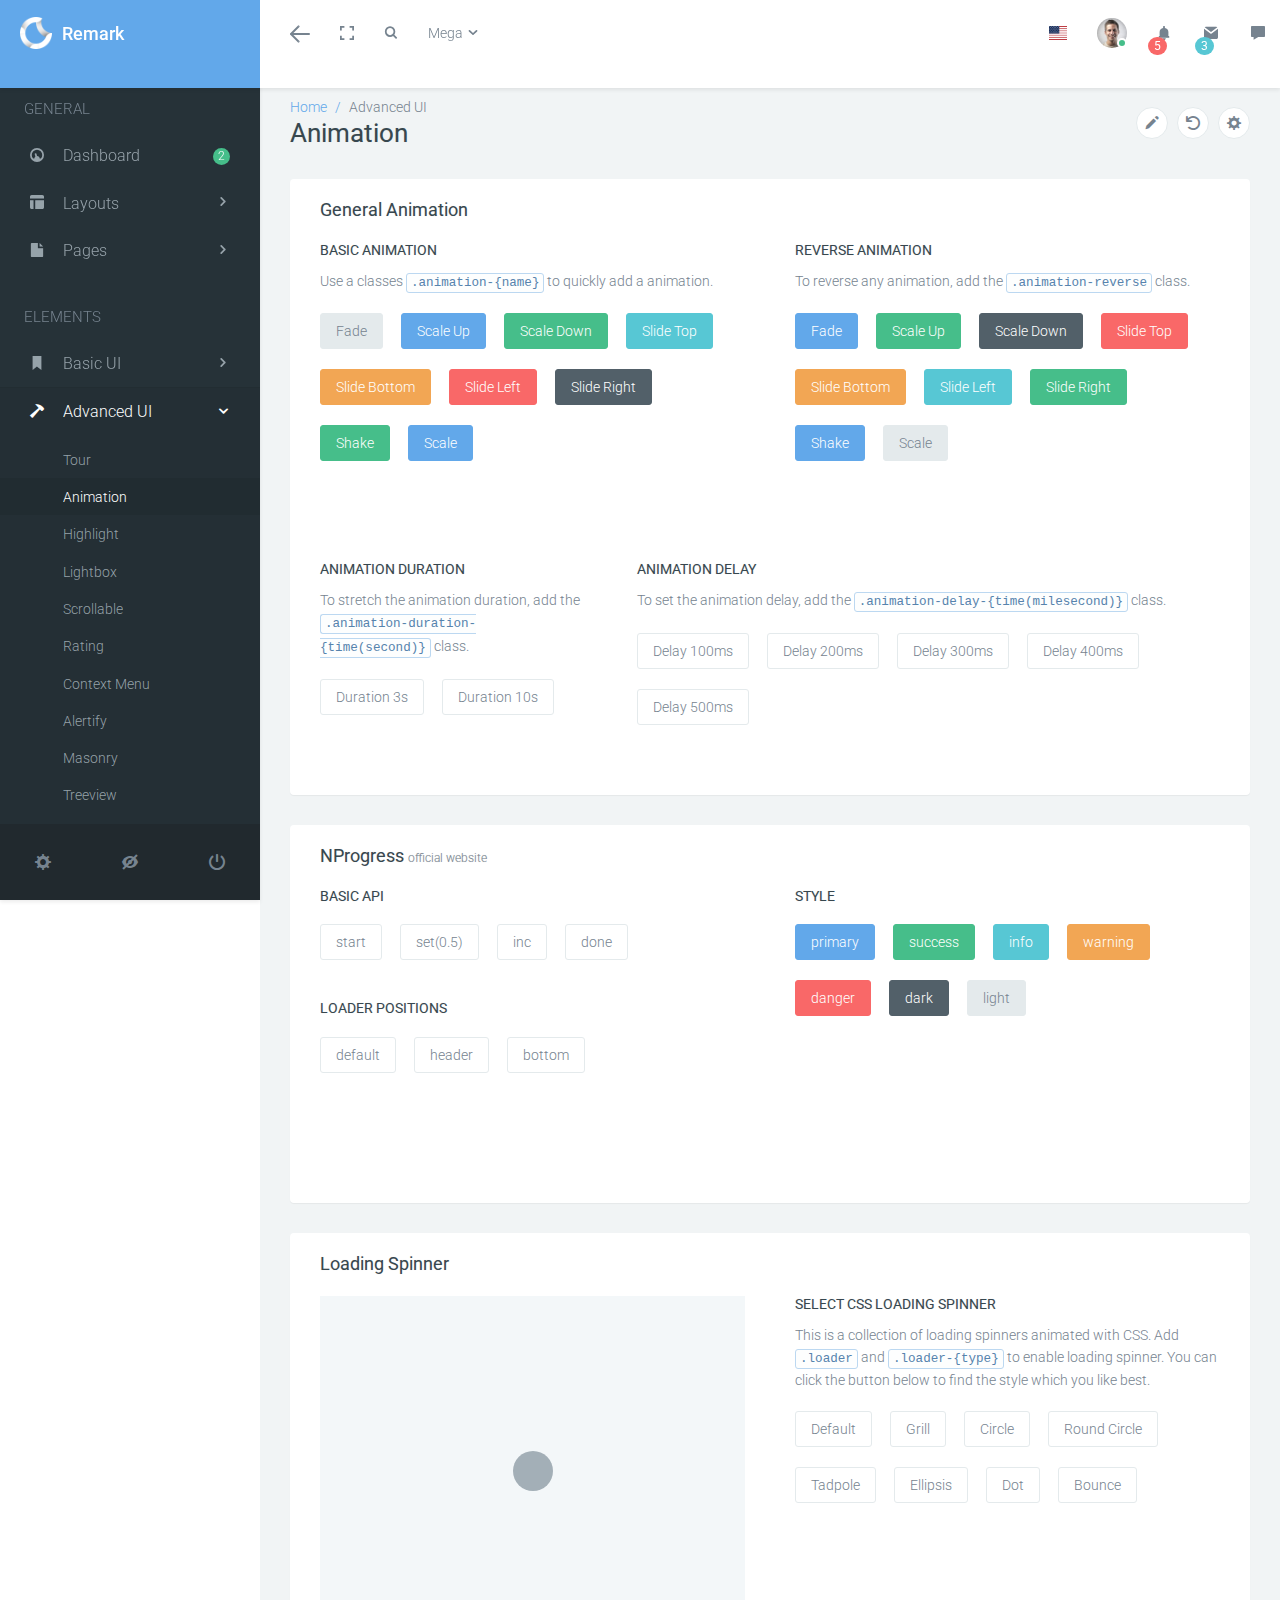
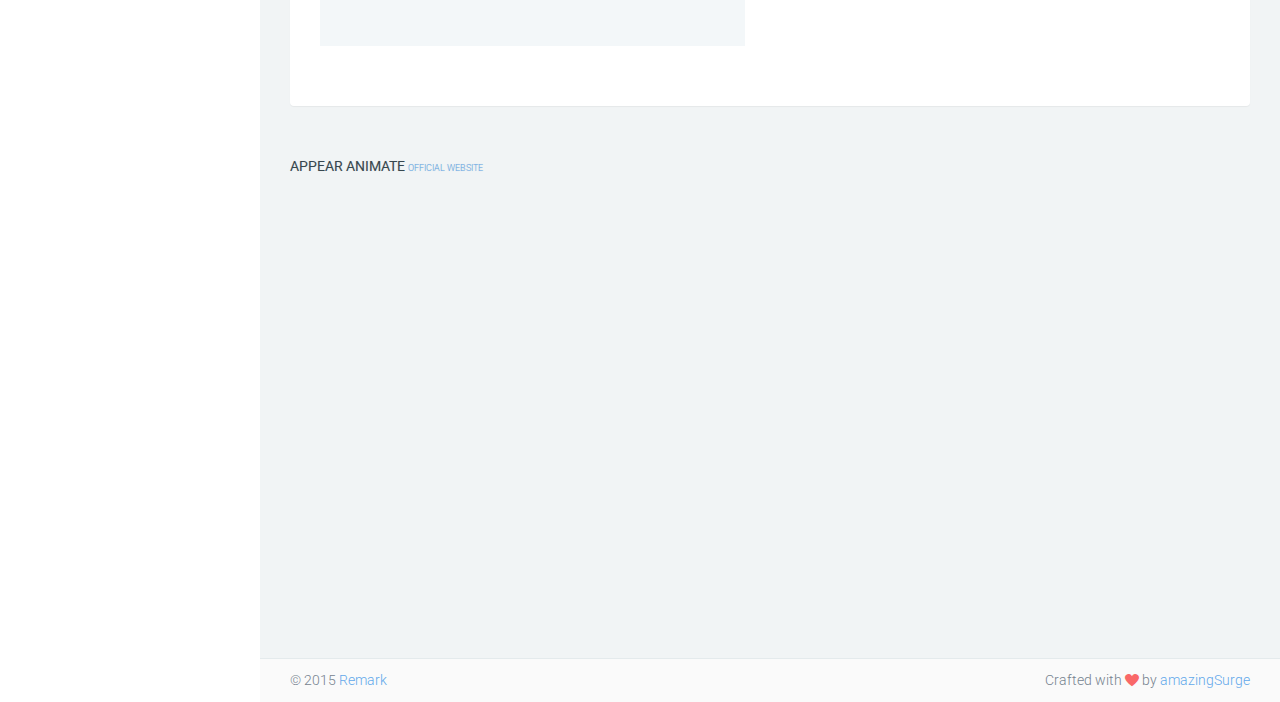
<file: advanced/animation.html>
<!DOCTYPE html>
<html class="no-js css-menubar" lang="en">
<head>
  <meta charset="utf-8">
  <meta http-equiv="X-UA-Compatible" content="IE=edge">
  <meta name="viewport" content="width=device-width, initial-scale=1.0, user-scalable=0, minimal-ui">
  <meta name="description" content="bootstrap admin template">
  <meta name="author" content="">

  <title>Animation | Remark Admin Template</title>

  <link rel="apple-touch-icon" href="../../assets/images/apple-touch-icon.png">
  <link rel="shortcut icon" href="../../assets/images/favicon.ico">

  <!-- Stylesheets -->
  <link rel="stylesheet" href="../../assets/css/bootstrap.min.css">
  <link rel="stylesheet" href="../../assets/css/bootstrap-extend.min.css">
  <link rel="stylesheet" href="../../assets/css/site.min.css">

  <!-- Plugins -->
  <link rel="stylesheet" href="../../assets/vendor/animsition/animsition.css">
  <link rel="stylesheet" href="../../assets/vendor/asscrollable/asScrollable.css">
  <link rel="stylesheet" href="../../assets/vendor/switchery/switchery.css">
  <link rel="stylesheet" href="../../assets/vendor/intro-js/introjs.css">
  <link rel="stylesheet" href="../../assets/vendor/slidepanel/slidePanel.css">
  <link rel="stylesheet" href="../../assets/vendor/flag-icon-css/flag-icon.css">

  <!-- Plugins For This Page -->
  <link rel="stylesheet" href="../../assets/vendor/nprogress/nprogress.css">

  <!-- Page -->
  <link rel="stylesheet" href="../../assets/examples/css/advanced/animation.css">

  <!-- Fonts -->
  <link rel="stylesheet" href="../../assets/fonts/web-icons/web-icons.min.css">
  <link rel="stylesheet" href="../../assets/fonts/brand-icons/brand-icons.min.css">
  <link rel='stylesheet' href='http://fonts.googleapis.com/css?family=Roboto:300,400,500,300italic'>

  <!--[if lt IE 9]>
    <script src="../../assets/vendor/html5shiv/html5shiv.min.js"></script>
    <![endif]-->

  <!--[if lt IE 10]>
    <script src="../../assets/vendor/media-match/media.match.min.js"></script>
    <script src="../../assets/vendor/respond/respond.min.js"></script>
    <![endif]-->

  <!-- Scripts -->
  <script src="../../assets/vendor/modernizr/modernizr.js"></script>
  <script src="../../assets/vendor/breakpoints/breakpoints.js"></script>
  <script>
    Breakpoints();
  </script>
</head>
<body>
  <!--[if lt IE 8]>
        <p class="browserupgrade">You are using an <strong>outdated</strong> browser. Please <a href="http://browsehappy.com/">upgrade your browser</a> to improve your experience.</p>
    <![endif]-->

  <nav class="site-navbar navbar navbar-default navbar-fixed-top navbar-mega" role="navigation">

    <div class="navbar-header">
      <button type="button" class="navbar-toggle hamburger hamburger-close navbar-toggle-left hided"
      data-toggle="menubar">
        <span class="sr-only">Toggle navigation</span>
        <span class="hamburger-bar"></span>
      </button>
      <button type="button" class="navbar-toggle collapsed" data-target="#site-navbar-collapse"
      data-toggle="collapse">
        <i class="icon wb-more-horizontal" aria-hidden="true"></i>
      </button>
      <div class="navbar-brand navbar-brand-center site-gridmenu-toggle" data-toggle="gridmenu">
        <img class="navbar-brand-logo" src="../../assets/images/logo.png" title="Remark">
        <span class="navbar-brand-text"> Remark</span>
      </div>
      <button type="button" class="navbar-toggle collapsed" data-target="#site-navbar-search"
      data-toggle="collapse">
        <span class="sr-only">Toggle Search</span>
        <i class="icon wb-search" aria-hidden="true"></i>
      </button>
    </div>

    <div class="navbar-container container-fluid">
      <!-- Navbar Collapse -->
      <div class="collapse navbar-collapse navbar-collapse-toolbar" id="site-navbar-collapse">
        <!-- Navbar Toolbar -->
        <ul class="nav navbar-toolbar">
          <li class="hidden-float" id="toggleMenubar">
            <a data-toggle="menubar" href="#" role="button">
              <i class="icon hamburger hamburger-arrow-left">
                  <span class="sr-only">Toggle menubar</span>
                  <span class="hamburger-bar"></span>
                </i>
            </a>
          </li>
          <li class="hidden-xs" id="toggleFullscreen">
            <a class="icon icon-fullscreen" data-toggle="fullscreen" href="#" role="button">
              <span class="sr-only">Toggle fullscreen</span>
            </a>
          </li>
          <li class="hidden-float">
            <a class="icon wb-search" data-toggle="collapse" href="#" data-target="#site-navbar-search"
            role="button">
              <span class="sr-only">Toggle Search</span>
            </a>
          </li>
          <li class="dropdown dropdown-fw dropdown-mega">
            <a class="dropdown-toggle" data-toggle="dropdown" href="#" aria-expanded="false"
            data-animation="fade" role="button">Mega <i class="icon wb-chevron-down-mini" aria-hidden="true"></i></a>
            <ul class="dropdown-menu" role="menu">
              <li role="presentation">
                <div class="mega-content">
                  <div class="row">
                    <div class="col-sm-4">
                      <h5>UI Kit</h5>
                      <ul class="blocks-2">
                        <li class="mega-menu margin-0">
                          <ul class="list-icons">
                            <li><i class="wb-chevron-right-mini" aria-hidden="true"></i>
                              <a
                              href="animation.html">Animation</a>
                            </li>
                            <li><i class="wb-chevron-right-mini" aria-hidden="true"></i>
                              <a
                              href="../uikit/buttons.html">Buttons</a>
                            </li>
                            <li><i class="wb-chevron-right-mini" aria-hidden="true"></i>
                              <a
                              href="../uikit/colors.html">Colors</a>
                            </li>
                            <li><i class="wb-chevron-right-mini" aria-hidden="true"></i>
                              <a
                              href="../uikit/dropdowns.html">Dropdowns</a>
                            </li>
                            <li><i class="wb-chevron-right-mini" aria-hidden="true"></i>
                              <a
                              href="../uikit/icons.html">Icons</a>
                            </li>
                            <li><i class="wb-chevron-right-mini" aria-hidden="true"></i>
                              <a
                              href="lightbox.html">Lightbox</a>
                            </li>
                          </ul>
                        </li>
                        <li class="mega-menu margin-0">
                          <ul class="list-icons">
                            <li><i class="wb-chevron-right-mini" aria-hidden="true"></i>
                              <a
                              href="../uikit/modals.html">Modals</a>
                            </li>
                            <li><i class="wb-chevron-right-mini" aria-hidden="true"></i>
                              <a
                              href="../uikit/panel-structure.html">Panels</a>
                            </li>
                            <li><i class="wb-chevron-right-mini" aria-hidden="true"></i>
                              <a
                              href="../structure/overlay.html">Overlay</a>
                            </li>
                            <li><i class="wb-chevron-right-mini" aria-hidden="true"></i>
                              <a
                              href="../uikit/tooltip-popover.html ">Tooltips</a>
                            </li>
                            <li><i class="wb-chevron-right-mini" aria-hidden="true"></i>
                              <a
                              href="scrollable.html">Scrollable</a>
                            </li>
                            <li><i class="wb-chevron-right-mini" aria-hidden="true"></i>
                              <a
                              href="../uikit/typography.html">Typography</a>
                            </li>
                          </ul>
                        </li>
                      </ul>
                    </div>
                    <div class="col-sm-4">
                      <h5>Media
                        <span class="badge badge-success">4</span>
                      </h5>
                      <ul class="blocks-3">
                        <li>
                          <a class="thumbnail margin-0" href="javascript:void(0)">
                            <img class="width-full" src="../../assets/photos/placeholder.png" alt="..." />
                          </a>
                        </li>
                        <li>
                          <a class="thumbnail margin-0" href="javascript:void(0)">
                            <img class="width-full" src="../../assets/photos/placeholder.png" alt="..." />
                          </a>
                        </li>
                        <li>
                          <a class="thumbnail margin-0" href="javascript:void(0)">
                            <img class="width-full" src="../../assets/photos/placeholder.png" alt="..." />
                          </a>
                        </li>
                        <li>
                          <a class="thumbnail margin-0" href="javascript:void(0)">
                            <img class="width-full" src="../../assets/photos/placeholder.png" alt="..." />
                          </a>
                        </li>
                        <li>
                          <a class="thumbnail margin-0" href="javascript:void(0)">
                            <img class="width-full" src="../../assets/photos/placeholder.png" alt="..." />
                          </a>
                        </li>
                        <li>
                          <a class="thumbnail margin-0" href="javascript:void(0)">
                            <img class="width-full" src="../../assets/photos/placeholder.png" alt="..." />
                          </a>
                        </li>
                      </ul>
                    </div>
                    <div class="col-sm-4">
                      <h5 class="margin-bottom-0">Accordion</h5>
                      <!-- Accordion -->
                      <div class="panel-group panel-group-simple" id="siteMegaAccordion" aria-multiselectable="true"
                      role="tablist">
                        <div class="panel">
                          <div class="panel-heading" id="siteMegaAccordionHeadingOne" role="tab">
                            <a class="panel-title" data-toggle="collapse" href="#siteMegaCollapseOne" data-parent="#siteMegaAccordion"
                            aria-expanded="false" aria-controls="siteMegaCollapseOne">
                                Collapsible Group Item #1
                              </a>
                          </div>
                          <div class="panel-collapse collapse" id="siteMegaCollapseOne" aria-labelledby="siteMegaAccordionHeadingOne"
                          role="tabpanel">
                            <div class="panel-body">
                              De moveat laudatur vestra parum doloribus labitur sentire partes, eripuit praesenti
                              congressus ostendit alienae, voluptati ornateque
                              accusamus clamat reperietur convicia albucius.
                            </div>
                          </div>
                        </div>
                        <div class="panel">
                          <div class="panel-heading" id="siteMegaAccordionHeadingTwo" role="tab">
                            <a class="panel-title collapsed" data-toggle="collapse" href="#siteMegaCollapseTwo"
                            data-parent="#siteMegaAccordion" aria-expanded="false"
                            aria-controls="siteMegaCollapseTwo">
                                Collapsible Group Item #2
                              </a>
                          </div>
                          <div class="panel-collapse collapse" id="siteMegaCollapseTwo" aria-labelledby="siteMegaAccordionHeadingTwo"
                          role="tabpanel">
                            <div class="panel-body">
                              Praestabiliorem. Pellat excruciant legantur ullum leniter vacare foris voluptate
                              loco ignavi, credo videretur multoque choro fatemur
                              mortis animus adoptionem, bello statuat expediunt
                              naturales.
                            </div>
                          </div>
                        </div>

                        <div class="panel">
                          <div class="panel-heading" id="siteMegaAccordionHeadingThree" role="tab">
                            <a class="panel-title collapsed" data-toggle="collapse" href="#siteMegaCollapseThree"
                            data-parent="#siteMegaAccordion" aria-expanded="false"
                            aria-controls="siteMegaCollapseThree">
                                Collapsible Group Item #3
                              </a>
                          </div>
                          <div class="panel-collapse collapse" id="siteMegaCollapseThree" aria-labelledby="siteMegaAccordionHeadingThree"
                          role="tabpanel">
                            <div class="panel-body">
                              Horum, antiquitate perciperet d conspectum locus obruamus animumque perspici probabis
                              suscipere. Desiderat magnum, contenta poena desiderant
                              concederetur menandri damna disputandum corporum.
                            </div>
                          </div>
                        </div>
                      </div>
                      <!-- End Accordion -->
                    </div>
                  </div>
                </div>
              </li>
            </ul>
          </li>
        </ul>
        <!-- End Navbar Toolbar -->

        <!-- Navbar Toolbar Right -->
        <ul class="nav navbar-toolbar navbar-right navbar-toolbar-right">
          <li class="dropdown">
            <a class="dropdown-toggle" data-toggle="dropdown" href="javascript:void(0)" data-animation="scale-up"
            aria-expanded="false" role="button">
              <span class="flag-icon flag-icon-us"></span>
            </a>
            <ul class="dropdown-menu" role="menu">
              <li role="presentation">
                <a href="javascript:void(0)" role="menuitem">
                  <span class="flag-icon flag-icon-gb"></span> English</a>
              </li>
              <li role="presentation">
                <a href="javascript:void(0)" role="menuitem">
                  <span class="flag-icon flag-icon-fr"></span> French</a>
              </li>
              <li role="presentation">
                <a href="javascript:void(0)" role="menuitem">
                  <span class="flag-icon flag-icon-cn"></span> Chinese</a>
              </li>
              <li role="presentation">
                <a href="javascript:void(0)" role="menuitem">
                  <span class="flag-icon flag-icon-de"></span> German</a>
              </li>
              <li role="presentation">
                <a href="javascript:void(0)" role="menuitem">
                  <span class="flag-icon flag-icon-nl"></span> Dutch</a>
              </li>
            </ul>
          </li>
          <li class="dropdown">
            <a class="navbar-avatar dropdown-toggle" data-toggle="dropdown" href="#" aria-expanded="false"
            data-animation="scale-up" role="button">
              <span class="avatar avatar-online">
                <img src="../../assets/portraits/5.jpg" alt="...">
                <i></i>
              </span>
            </a>
            <ul class="dropdown-menu" role="menu">
              <li role="presentation">
                <a href="javascript:void(0)" role="menuitem"><i class="icon wb-user" aria-hidden="true"></i> Profile</a>
              </li>
              <li role="presentation">
                <a href="javascript:void(0)" role="menuitem"><i class="icon wb-payment" aria-hidden="true"></i> Billing</a>
              </li>
              <li role="presentation">
                <a href="javascript:void(0)" role="menuitem"><i class="icon wb-settings" aria-hidden="true"></i> Settings</a>
              </li>
              <li class="divider" role="presentation"></li>
              <li role="presentation">
                <a href="javascript:void(0)" role="menuitem"><i class="icon wb-power" aria-hidden="true"></i> Logout</a>
              </li>
            </ul>
          </li>
          <li class="dropdown">
            <a data-toggle="dropdown" href="javascript:void(0)" title="Notifications" aria-expanded="false"
            data-animation="scale-up" role="button">
              <i class="icon wb-bell" aria-hidden="true"></i>
              <span class="badge badge-danger up">5</span>
            </a>
            <ul class="dropdown-menu dropdown-menu-right dropdown-menu-media" role="menu">
              <li class="dropdown-menu-header" role="presentation">
                <h5>NOTIFICATIONS</h5>
                <span class="label label-round label-danger">New 5</span>
              </li>

              <li class="list-group" role="presentation">
                <div data-role="container">
                  <div data-role="content">
                    <a class="list-group-item" href="javascript:void(0)" role="menuitem">
                      <div class="media">
                        <div class="media-left padding-right-10">
                          <i class="icon wb-order bg-red-600 white icon-circle" aria-hidden="true"></i>
                        </div>
                        <div class="media-body">
                          <h6 class="media-heading">A new order has been placed</h6>
                          <time class="media-meta" datetime="2015-06-12T20:50:48+08:00">5 hours ago</time>
                        </div>
                      </div>
                    </a>
                    <a class="list-group-item" href="javascript:void(0)" role="menuitem">
                      <div class="media">
                        <div class="media-left padding-right-10">
                          <i class="icon wb-user bg-green-600 white icon-circle" aria-hidden="true"></i>
                        </div>
                        <div class="media-body">
                          <h6 class="media-heading">Completed the task</h6>
                          <time class="media-meta" datetime="2015-06-11T18:29:20+08:00">2 days ago</time>
                        </div>
                      </div>
                    </a>
                    <a class="list-group-item" href="javascript:void(0)" role="menuitem">
                      <div class="media">
                        <div class="media-left padding-right-10">
                          <i class="icon wb-settings bg-red-600 white icon-circle" aria-hidden="true"></i>
                        </div>
                        <div class="media-body">
                          <h6 class="media-heading">Settings updated</h6>
                          <time class="media-meta" datetime="2015-06-11T14:05:00+08:00">2 days ago</time>
                        </div>
                      </div>
                    </a>
                    <a class="list-group-item" href="javascript:void(0)" role="menuitem">
                      <div class="media">
                        <div class="media-left padding-right-10">
                          <i class="icon wb-calendar bg-blue-600 white icon-circle" aria-hidden="true"></i>
                        </div>
                        <div class="media-body">
                          <h6 class="media-heading">Event started</h6>
                          <time class="media-meta" datetime="2015-06-10T13:50:18+08:00">3 days ago</time>
                        </div>
                      </div>
                    </a>
                    <a class="list-group-item" href="javascript:void(0)" role="menuitem">
                      <div class="media">
                        <div class="media-left padding-right-10">
                          <i class="icon wb-chat bg-orange-600 white icon-circle" aria-hidden="true"></i>
                        </div>
                        <div class="media-body">
                          <h6 class="media-heading">Message received</h6>
                          <time class="media-meta" datetime="2015-06-10T12:34:48+08:00">3 days ago</time>
                        </div>
                      </div>
                    </a>
                  </div>
                </div>
              </li>
              <li class="dropdown-menu-footer" role="presentation">
                <a class="dropdown-menu-footer-btn" href="javascript:void(0)" role="button">
                  <i class="icon wb-settings" aria-hidden="true"></i>
                </a>
                <a href="javascript:void(0)" role="menuitem">
                    All notifications
                  </a>
              </li>
            </ul>
          </li>
          <li class="dropdown">
            <a data-toggle="dropdown" href="javascript:void(0)" title="Messages" aria-expanded="false"
            data-animation="scale-up" role="button">
              <i class="icon wb-envelope" aria-hidden="true"></i>
              <span class="badge badge-info up">3</span>
            </a>
            <ul class="dropdown-menu dropdown-menu-right dropdown-menu-media" role="menu">
              <li class="dropdown-menu-header" role="presentation">
                <h5>MESSAGES</h5>
                <span class="label label-round label-info">New 3</span>
              </li>

              <li class="list-group" role="presentation">
                <div data-role="container">
                  <div data-role="content">
                    <a class="list-group-item" href="javascript:void(0)" role="menuitem">
                      <div class="media">
                        <div class="media-left padding-right-10">
                          <span class="avatar avatar-sm avatar-online">
                            <img src="../../assets/portraits/2.jpg" alt="..." />
                            <i></i>
                          </span>
                        </div>
                        <div class="media-body">
                          <h6 class="media-heading">Mary Adams</h6>
                          <div class="media-meta">
                            <time datetime="2015-06-17T20:22:05+08:00">30 minutes ago</time>
                          </div>
                          <div class="media-detail">Anyways, i would like just do it</div>
                        </div>
                      </div>
                    </a>
                    <a class="list-group-item" href="javascript:void(0)" role="menuitem">
                      <div class="media">
                        <div class="media-left padding-right-10">
                          <span class="avatar avatar-sm avatar-off">
                            <img src="../../assets/portraits/3.jpg" alt="..." />
                            <i></i>
                          </span>
                        </div>
                        <div class="media-body">
                          <h6 class="media-heading">Caleb Richards</h6>
                          <div class="media-meta">
                            <time datetime="2015-06-17T12:30:30+08:00">12 hours ago</time>
                          </div>
                          <div class="media-detail">I checheck the document. But there seems</div>
                        </div>
                      </div>
                    </a>
                    <a class="list-group-item" href="javascript:void(0)" role="menuitem">
                      <div class="media">
                        <div class="media-left padding-right-10">
                          <span class="avatar avatar-sm avatar-busy">
                            <img src="../../assets/portraits/4.jpg" alt="..." />
                            <i></i>
                          </span>
                        </div>
                        <div class="media-body">
                          <h6 class="media-heading">June Lane</h6>
                          <div class="media-meta">
                            <time datetime="2015-06-16T18:38:40+08:00">2 days ago</time>
                          </div>
                          <div class="media-detail">Lorem ipsum Id consectetur et minim</div>
                        </div>
                      </div>
                    </a>
                    <a class="list-group-item" href="javascript:void(0)" role="menuitem">
                      <div class="media">
                        <div class="media-left padding-right-10">
                          <span class="avatar avatar-sm avatar-away">
                            <img src="../../assets/portraits/5.jpg" alt="..." />
                            <i></i>
                          </span>
                        </div>
                        <div class="media-body">
                          <h6 class="media-heading">Edward Fletcher</h6>
                          <div class="media-meta">
                            <time datetime="2015-06-15T20:34:48+08:00">3 days ago</time>
                          </div>
                          <div class="media-detail">Dolor et irure cupidatat commodo nostrud nostrud.</div>
                        </div>
                      </div>
                    </a>
                  </div>
                </div>
              </li>
              <li class="dropdown-menu-footer" role="presentation">
                <a class="dropdown-menu-footer-btn" href="javascript:void(0)" role="button">
                  <i class="icon wb-settings" aria-hidden="true"></i>
                </a>
                <a href="javascript:void(0)" role="menuitem">
                    See all messages
                  </a>
              </li>
            </ul>
          </li>
          <li id="toggleChat">
            <a data-toggle="site-sidebar" href="javascript:void(0)" title="Chat" data-url="../site-sidebar.tpl">
              <i class="icon wb-chat" aria-hidden="true"></i>
            </a>
          </li>
        </ul>
        <!-- End Navbar Toolbar Right -->
      </div>
      <!-- End Navbar Collapse -->

      <!-- Site Navbar Seach -->
      <div class="collapse navbar-search-overlap" id="site-navbar-search">
        <form role="search">
          <div class="form-group">
            <div class="input-search">
              <i class="input-search-icon wb-search" aria-hidden="true"></i>
              <input type="text" class="form-control" name="site-search" placeholder="Search...">
              <button type="button" class="input-search-close icon wb-close" data-target="#site-navbar-search"
              data-toggle="collapse" aria-label="Close"></button>
            </div>
          </div>
        </form>
      </div>
      <!-- End Site Navbar Seach -->
    </div>
  </nav>
  <div class="site-menubar">
    <div class="site-menubar-body">
      <div>
        <div>
          <ul class="site-menu">
            <li class="site-menu-category">General</li>
            <li class="site-menu-item has-sub">
              <a href="javascript:void(0)" data-slug="dashboard">
                <i class="site-menu-icon wb-dashboard" aria-hidden="true"></i>
                <span class="site-menu-title">Dashboard</span>
                <div class="site-menu-badge">
                  <span class="badge badge-success">2</span>
                </div>
              </a>
              <ul class="site-menu-sub">
                <li class="site-menu-item">
                  <a class="animsition-link" href="../index.html" data-slug="dashboard-v1">
                    <i class="site-menu-icon " aria-hidden="true"></i>
                    <span class="site-menu-title">Dashboard v1</span>
                  </a>
                </li>
                <li class="site-menu-item">
                  <a class="animsition-link" href="../dashboard/v2.html" data-slug="dashboard-v2">
                    <i class="site-menu-icon " aria-hidden="true"></i>
                    <span class="site-menu-title">Dashboard v2</span>
                  </a>
                </li>
              </ul>
            </li>
            <li class="site-menu-item has-sub">
              <a href="javascript:void(0)" data-slug="layout">
                <i class="site-menu-icon wb-layout" aria-hidden="true"></i>
                <span class="site-menu-title">Layouts</span>
                <span class="site-menu-arrow"></span>
              </a>
              <ul class="site-menu-sub">
                <li class="site-menu-item">
                  <a class="animsition-link" href="../layouts/menu-collapsed.html" data-slug="layout-menu-collapsed">
                    <i class="site-menu-icon " aria-hidden="true"></i>
                    <span class="site-menu-title">Menu Collapsed</span>
                  </a>
                </li>
                <li class="site-menu-item">
                  <a class="animsition-link" href="../layouts/menu-expended.html" data-slug="layout-menu-expended">
                    <i class="site-menu-icon " aria-hidden="true"></i>
                    <span class="site-menu-title">Menu Expended</span>
                  </a>
                </li>
                <li class="site-menu-item">
                  <a class="animsition-link" href="../layouts/grids.html" data-slug="layout-grids">
                    <i class="site-menu-icon " aria-hidden="true"></i>
                    <span class="site-menu-title">Grid Scaffolding</span>
                  </a>
                </li>
                <li class="site-menu-item">
                  <a class="animsition-link" href="../layouts/headers.html" data-slug="layout-headers">
                    <i class="site-menu-icon " aria-hidden="true"></i>
                    <span class="site-menu-title">Different Headers</span>
                  </a>
                </li>
                <li class="site-menu-item">
                  <a class="animsition-link" href="../layouts/panel-transition.html" data-slug="layout-panel-transition">
                    <i class="site-menu-icon " aria-hidden="true"></i>
                    <span class="site-menu-title">Panel Transition</span>
                  </a>
                </li>
                <li class="site-menu-item">
                  <a class="animsition-link" href="../layouts/boxed.html" data-slug="layout-boxed">
                    <i class="site-menu-icon " aria-hidden="true"></i>
                    <span class="site-menu-title">Boxed Layout</span>
                  </a>
                </li>
                <li class="site-menu-item">
                  <a class="animsition-link" href="../layouts/two-columns.html" data-slug="layout-two-columns">
                    <i class="site-menu-icon " aria-hidden="true"></i>
                    <span class="site-menu-title">Two Columns</span>
                  </a>
                </li>
                <li class="site-menu-item">
                  <a class="animsition-link" href="../layouts/menubar-flipped.html" data-slug="layout-menubar-flipped">
                    <i class="site-menu-icon " aria-hidden="true"></i>
                    <span class="site-menu-title">Menubar Flipped</span>
                  </a>
                </li>
                <li class="site-menu-item">
                  <a class="animsition-link" href="../layouts/menubar-native-scrolling.html" data-slug="layout-menubar-native-scrolling">
                    <i class="site-menu-icon " aria-hidden="true"></i>
                    <span class="site-menu-title">Menubar Native Scrolling</span>
                  </a>
                </li>
                <li class="site-menu-item">
                  <a class="animsition-link" href="../layouts/bordered-header.html" data-slug="layout-bordered-header">
                    <i class="site-menu-icon " aria-hidden="true"></i>
                    <span class="site-menu-title">Bordered Header</span>
                  </a>
                </li>
              </ul>
            </li>
            <li class="site-menu-item has-sub">
              <a href="javascript:void(0)" data-slug="page">
                <i class="site-menu-icon wb-file" aria-hidden="true"></i>
                <span class="site-menu-title">Pages</span>
                <span class="site-menu-arrow"></span>
              </a>
              <ul class="site-menu-sub">
                <li class="site-menu-item has-sub">
                  <a href="javascript:void(0)" data-slug="">
                    <i class="site-menu-icon " aria-hidden="true"></i>
                    <span class="site-menu-title">Errors</span>
                    <span class="site-menu-arrow"></span>
                  </a>
                  <ul class="site-menu-sub">
                    <li class="site-menu-item">
                      <a class="animsition-link" href="../pages/400.html" data-slug="page-error-400">
                        <i class="site-menu-icon " aria-hidden="true"></i>
                        <span class="site-menu-title">400</span>
                      </a>
                    </li>
                    <li class="site-menu-item">
                      <a class="animsition-link" href="../pages/403.html" data-slug="page-error-403">
                        <i class="site-menu-icon " aria-hidden="true"></i>
                        <span class="site-menu-title">403</span>
                      </a>
                    </li>
                    <li class="site-menu-item">
                      <a class="animsition-link" href="../pages/404.html" data-slug="page-error-404">
                        <i class="site-menu-icon " aria-hidden="true"></i>
                        <span class="site-menu-title">404</span>
                      </a>
                    </li>
                    <li class="site-menu-item">
                      <a class="animsition-link" href="../pages/500.html" data-slug="page-error-500">
                        <i class="site-menu-icon " aria-hidden="true"></i>
                        <span class="site-menu-title">500</span>
                      </a>
                    </li>
                    <li class="site-menu-item">
                      <a class="animsition-link" href="../pages/503.html" data-slug="page-error-503">
                        <i class="site-menu-icon " aria-hidden="true"></i>
                        <span class="site-menu-title">503</span>
                      </a>
                    </li>
                  </ul>
                </li>
                <li class="site-menu-item">
                  <a class="animsition-link" href="../pages/faq.html" data-slug="page-faq">
                    <i class="site-menu-icon " aria-hidden="true"></i>
                    <span class="site-menu-title">FAQ</span>
                  </a>
                </li>
                <li class="site-menu-item">
                  <a class="animsition-link" href="../pages/gallery.html" data-slug="page-gallery">
                    <i class="site-menu-icon " aria-hidden="true"></i>
                    <span class="site-menu-title">Gallery</span>
                  </a>
                </li>
                <li class="site-menu-item">
                  <a class="animsition-link" href="../pages/gallery-grid.html" data-slug="page-gallery-grid">
                    <i class="site-menu-icon " aria-hidden="true"></i>
                    <span class="site-menu-title">Gallery Grid</span>
                  </a>
                </li>
                <li class="site-menu-item">
                  <a class="animsition-link" href="../pages/search-result.html" data-slug="page-search-result">
                    <i class="site-menu-icon " aria-hidden="true"></i>
                    <span class="site-menu-title">Search Result</span>
                  </a>
                </li>
                <li class="site-menu-item has-sub">
                  <a href="javascript:void(0)" data-slug="page-map">
                    <i class="site-menu-icon " aria-hidden="true"></i>
                    <span class="site-menu-title">Maps</span>
                    <span class="site-menu-arrow"></span>
                  </a>
                  <ul class="site-menu-sub">
                    <li class="site-menu-item">
                      <a class="animsition-link" href="../pages/map-google.html" data-slug="page-map-google">
                        <i class="site-menu-icon " aria-hidden="true"></i>
                        <span class="site-menu-title">Google Maps</span>
                      </a>
                    </li>
                    <li class="site-menu-item">
                      <a class="animsition-link" href="../pages/map-vector.html" data-slug="page-map-vector">
                        <i class="site-menu-icon " aria-hidden="true"></i>
                        <span class="site-menu-title">Vector Maps</span>
                      </a>
                    </li>
                  </ul>
                </li>
                <li class="site-menu-item">
                  <a class="animsition-link" href="../pages/maintenance.html" data-slug="page-maintenance">
                    <i class="site-menu-icon " aria-hidden="true"></i>
                    <span class="site-menu-title">Maintenance</span>
                  </a>
                </li>
                <li class="site-menu-item">
                  <a class="animsition-link" href="../pages/forgot-password.html" data-slug="page-forgot-password">
                    <i class="site-menu-icon " aria-hidden="true"></i>
                    <span class="site-menu-title">Forgot Password</span>
                  </a>
                </li>
                <li class="site-menu-item">
                  <a class="animsition-link" href="../pages/lockscreen.html" data-slug="page-lockscreen">
                    <i class="site-menu-icon " aria-hidden="true"></i>
                    <span class="site-menu-title">Lockscreen</span>
                  </a>
                </li>
                <li class="site-menu-item">
                  <a class="animsition-link" href="../pages/login.html" data-slug="page-login">
                    <i class="site-menu-icon " aria-hidden="true"></i>
                    <span class="site-menu-title">Login</span>
                  </a>
                </li>
                <li class="site-menu-item">
                  <a class="animsition-link" href="../pages/register.html" data-slug="page-register">
                    <i class="site-menu-icon " aria-hidden="true"></i>
                    <span class="site-menu-title">Register</span>
                  </a>
                </li>
                <li class="site-menu-item">
                  <a class="animsition-link" href="../pages/login-v2.html" data-slug="page-login-v2">
                    <i class="site-menu-icon " aria-hidden="true"></i>
                    <span class="site-menu-title">Login V2</span>
                  </a>
                </li>
                <li class="site-menu-item">
                  <a class="animsition-link" href="../pages/register-v2.html" data-slug="page-register-v2">
                    <i class="site-menu-icon " aria-hidden="true"></i>
                    <span class="site-menu-title">Register V2</span>
                    <div class="site-menu-label">
                      <span class="label label-info label-round">new</span>
                    </div>
                  </a>
                </li>
                <li class="site-menu-item">
                  <a class="animsition-link" href="../pages/login-v3.html" data-slug="page-login-v3">
                    <i class="site-menu-icon " aria-hidden="true"></i>
                    <span class="site-menu-title">Login V3</span>
                  </a>
                </li>
                <li class="site-menu-item">
                  <a class="animsition-link" href="../pages/register-v3.html" data-slug="page-register-v3">
                    <i class="site-menu-icon " aria-hidden="true"></i>
                    <span class="site-menu-title">Register V3</span>
                  </a>
                </li>
                <li class="site-menu-item">
                  <a class="animsition-link" href="../pages/user.html" data-slug="page-user">
                    <i class="site-menu-icon " aria-hidden="true"></i>
                    <span class="site-menu-title">User List</span>
                  </a>
                </li>
                <li class="site-menu-item">
                  <a class="animsition-link" href="../pages/invoice.html" data-slug="page-invoice">
                    <i class="site-menu-icon " aria-hidden="true"></i>
                    <span class="site-menu-title">Invoice</span>
                  </a>
                </li>
                <li class="site-menu-item">
                  <a class="animsition-link" href="../pages/blank.html" data-slug="page-blank">
                    <i class="site-menu-icon " aria-hidden="true"></i>
                    <span class="site-menu-title">Blank Page</span>
                  </a>
                </li>
                <li class="site-menu-item">
                  <a class="animsition-link" href="../pages/email.html" data-slug="page-email">
                    <i class="site-menu-icon " aria-hidden="true"></i>
                    <span class="site-menu-title">Email</span>
                  </a>
                </li>
                <li class="site-menu-item">
                  <a class="animsition-link" href="../pages/code-editor.html" data-slug="page-code-editor">
                    <i class="site-menu-icon " aria-hidden="true"></i>
                    <span class="site-menu-title">Code Editor</span>
                  </a>
                </li>
                <li class="site-menu-item">
                  <a class="animsition-link" href="../pages/profile.html" data-slug="page-profile">
                    <i class="site-menu-icon " aria-hidden="true"></i>
                    <span class="site-menu-title">Profile</span>
                  </a>
                </li>
              </ul>
            </li>
            <li class="site-menu-category">Elements</li>
            <li class="site-menu-item has-sub">
              <a href="javascript:void(0)" data-slug="uikit">
                <i class="site-menu-icon wb-bookmark" aria-hidden="true"></i>
                <span class="site-menu-title">Basic UI</span>
                <span class="site-menu-arrow"></span>
              </a>
              <ul class="site-menu-sub">
                <li class="site-menu-item has-sub">
                  <a href="javascript:void(0)" data-slug="uikit-panel">
                    <i class="site-menu-icon " aria-hidden="true"></i>
                    <span class="site-menu-title">Panel</span>
                    <span class="site-menu-arrow"></span>
                  </a>
                  <ul class="site-menu-sub">
                    <li class="site-menu-item">
                      <a class="animsition-link" href="../uikit/panel-structure.html" data-slug="uikit-panel-structure">
                        <i class="site-menu-icon " aria-hidden="true"></i>
                        <span class="site-menu-title">Panel Structure</span>
                      </a>
                    </li>
                    <li class="site-menu-item">
                      <a class="animsition-link" href="../uikit/panel-actions.html" data-slug="uikit-panel-actions">
                        <i class="site-menu-icon " aria-hidden="true"></i>
                        <span class="site-menu-title">Panel Actions</span>
                      </a>
                    </li>
                    <li class="site-menu-item">
                      <a class="animsition-link" href="../uikit/panel-portlets.html" data-slug="uikit-panel-portlets">
                        <i class="site-menu-icon " aria-hidden="true"></i>
                        <span class="site-menu-title">Panel Portlets</span>
                      </a>
                    </li>
                  </ul>
                </li>
                <li class="site-menu-item">
                  <a class="animsition-link" href="../uikit/buttons.html" data-slug="uikit-buttons">
                    <i class="site-menu-icon " aria-hidden="true"></i>
                    <span class="site-menu-title">Buttons</span>
                  </a>
                </li>
                <li class="site-menu-item">
                  <a class="animsition-link" href="../uikit/dropdowns.html" data-slug="uikit-dropdowns">
                    <i class="site-menu-icon " aria-hidden="true"></i>
                    <span class="site-menu-title">Dropdowns</span>
                  </a>
                </li>
                <li class="site-menu-item">
                  <a class="animsition-link" href="../uikit/icons.html" data-slug="uikit-icons">
                    <i class="site-menu-icon " aria-hidden="true"></i>
                    <span class="site-menu-title">Icons</span>
                  </a>
                </li>
                <li class="site-menu-item">
                  <a class="animsition-link" href="../uikit/list.html" data-slug="uikit-list">
                    <i class="site-menu-icon " aria-hidden="true"></i>
                    <span class="site-menu-title">List</span>
                  </a>
                </li>
                <li class="site-menu-item">
                  <a class="animsition-link" href="../uikit/tooltip-popover.html" data-slug="uikit-tooltip-popover">
                    <i class="site-menu-icon " aria-hidden="true"></i>
                    <span class="site-menu-title">Tooltip &amp; Popover</span>
                  </a>
                </li>
                <li class="site-menu-item">
                  <a class="animsition-link" href="../uikit/modals.html" data-slug="uikit-modals">
                    <i class="site-menu-icon " aria-hidden="true"></i>
                    <span class="site-menu-title">Modals</span>
                  </a>
                </li>
                <li class="site-menu-item">
                  <a class="animsition-link" href="../uikit/tabs-accordions.html" data-slug="uikit-tabs-accordions">
                    <i class="site-menu-icon " aria-hidden="true"></i>
                    <span class="site-menu-title">Tabs &amp; Accordions</span>
                  </a>
                </li>
                <li class="site-menu-item">
                  <a class="animsition-link" href="../uikit/images.html" data-slug="uikit-images">
                    <i class="site-menu-icon " aria-hidden="true"></i>
                    <span class="site-menu-title">Images</span>
                  </a>
                </li>
                <li class="site-menu-item">
                  <a class="animsition-link" href="../uikit/badges-labels.html" data-slug="uikit-badges-labels">
                    <i class="site-menu-icon " aria-hidden="true"></i>
                    <span class="site-menu-title">Badges &amp; Labels</span>
                  </a>
                </li>
                <li class="site-menu-item">
                  <a class="animsition-link" href="../uikit/progress-bars.html" data-slug="uikit-progress-bars">
                    <i class="site-menu-icon " aria-hidden="true"></i>
                    <span class="site-menu-title">Progress Bars</span>
                  </a>
                </li>
                <li class="site-menu-item">
                  <a class="animsition-link" href="../uikit/carousel.html" data-slug="uikit-carousel">
                    <i class="site-menu-icon " aria-hidden="true"></i>
                    <span class="site-menu-title">Carousel</span>
                  </a>
                </li>
                <li class="site-menu-item">
                  <a class="animsition-link" href="../uikit/typography.html" data-slug="uikit-typography">
                    <i class="site-menu-icon " aria-hidden="true"></i>
                    <span class="site-menu-title">Typography</span>
                  </a>
                </li>
                <li class="site-menu-item">
                  <a class="animsition-link" href="../uikit/colors.html" data-slug="uikit-colors">
                    <i class="site-menu-icon " aria-hidden="true"></i>
                    <span class="site-menu-title">Colors</span>
                  </a>
                </li>
                <li class="site-menu-item">
                  <a class="animsition-link" href="../uikit/utilities.html" data-slug="uikit-utilities">
                    <i class="site-menu-icon " aria-hidden="true"></i>
                    <span class="site-menu-title">Utilties</span>
                  </a>
                </li>
              </ul>
            </li>
            <li class="site-menu-item has-sub active open">
              <a href="javascript:void(0)" data-slug="advanced">
                <i class="site-menu-icon wb-hammer" aria-hidden="true"></i>
                <span class="site-menu-title">Advanced UI</span>
                <span class="site-menu-arrow"></span>
              </a>
              <ul class="site-menu-sub">
                <li class="site-menu-item hidden-xs">
                  <a href="javascript:void(0)" data-slug="advanced-tour">
                    <i class="site-menu-icon " aria-hidden="true"></i>
                    <span class="site-menu-title">Tour</span>
                  </a>
                </li>
                <li class="site-menu-item active">
                  <a class="animsition-link" href="animation.html" data-slug="advanced-animation">
                    <i class="site-menu-icon " aria-hidden="true"></i>
                    <span class="site-menu-title">Animation</span>
                  </a>
                </li>
                <li class="site-menu-item">
                  <a class="animsition-link" href="highlight.html" data-slug="advanced-highlight">
                    <i class="site-menu-icon " aria-hidden="true"></i>
                    <span class="site-menu-title">Highlight</span>
                  </a>
                </li>
                <li class="site-menu-item">
                  <a class="animsition-link" href="lightbox.html" data-slug="advanced-lightbox">
                    <i class="site-menu-icon " aria-hidden="true"></i>
                    <span class="site-menu-title">Lightbox</span>
                  </a>
                </li>
                <li class="site-menu-item">
                  <a class="animsition-link" href="scrollable.html" data-slug="advanced-scrollable">
                    <i class="site-menu-icon " aria-hidden="true"></i>
                    <span class="site-menu-title">Scrollable</span>
                  </a>
                </li>
                <li class="site-menu-item">
                  <a class="animsition-link" href="rating.html" data-slug="advanced-rating">
                    <i class="site-menu-icon " aria-hidden="true"></i>
                    <span class="site-menu-title">Rating</span>
                  </a>
                </li>
                <li class="site-menu-item">
                  <a class="animsition-link" href="context-menu.html" data-slug="advanced-context-menu">
                    <i class="site-menu-icon " aria-hidden="true"></i>
                    <span class="site-menu-title">Context Menu</span>
                  </a>
                </li>
                <li class="site-menu-item">
                  <a class="animsition-link" href="alertify.html" data-slug="advanced-alertify">
                    <i class="site-menu-icon " aria-hidden="true"></i>
                    <span class="site-menu-title">Alertify</span>
                  </a>
                </li>
                <li class="site-menu-item">
                  <a class="animsition-link" href="masonry.html" data-slug="advanced-masonry">
                    <i class="site-menu-icon " aria-hidden="true"></i>
                    <span class="site-menu-title">Masonry</span>
                  </a>
                </li>
                <li class="site-menu-item">
                  <a class="animsition-link" href="treeview.html" data-slug="advanced-treeview">
                    <i class="site-menu-icon " aria-hidden="true"></i>
                    <span class="site-menu-title">Treeview</span>
                  </a>
                </li>
                <li class="site-menu-item">
                  <a class="animsition-link" href="toastr.html" data-slug="advanced-toastr">
                    <i class="site-menu-icon " aria-hidden="true"></i>
                    <span class="site-menu-title">Toastr</span>
                  </a>
                </li>
                <li class="site-menu-item">
                  <a class="animsition-link" href="maps-vector.html" data-slug="advanced-maps-vector">
                    <i class="site-menu-icon " aria-hidden="true"></i>
                    <span class="site-menu-title">Vector Maps</span>
                  </a>
                </li>
                <li class="site-menu-item">
                  <a class="animsition-link" href="maps-google.html" data-slug="advanced-maps-google">
                    <i class="site-menu-icon " aria-hidden="true"></i>
                    <span class="site-menu-title">Google Maps</span>
                  </a>
                </li>
                <li class="site-menu-item">
                  <a class="animsition-link" href="sortable-nestable.html" data-slug="advanced-sortable-nestable">
                    <i class="site-menu-icon " aria-hidden="true"></i>
                    <span class="site-menu-title">Sortable &amp; Nestable</span>
                  </a>
                </li>
                <li class="site-menu-item">
                  <a class="animsition-link" href="bootbox-sweetalert.html" data-slug="advanced-bootbox-sweetalert">
                    <i class="site-menu-icon " aria-hidden="true"></i>
                    <span class="site-menu-title">Bootbox &amp; Sweetalert</span>
                  </a>
                </li>
              </ul>
            </li>
            <li class="site-menu-item has-sub">
              <a href="javascript:void(0)" data-slug="structure">
                <i class="site-menu-icon wb-plugin" aria-hidden="true"></i>
                <span class="site-menu-title">Structure</span>
                <span class="site-menu-arrow"></span>
              </a>
              <ul class="site-menu-sub">
                <li class="site-menu-item">
                  <a class="animsition-link" href="../structure/alerts.html" data-slug="structure-alerts">
                    <i class="site-menu-icon " aria-hidden="true"></i>
                    <span class="site-menu-title">Alerts</span>
                  </a>
                </li>
                <li class="site-menu-item">
                  <a class="animsition-link" href="../structure/ribbon.html" data-slug="structure-ribbon">
                    <i class="site-menu-icon " aria-hidden="true"></i>
                    <span class="site-menu-title">Ribbon</span>
                  </a>
                </li>
                <li class="site-menu-item">
                  <a class="animsition-link" href="../structure/pricing-tables.html" data-slug="structure-pricing-tables">
                    <i class="site-menu-icon " aria-hidden="true"></i>
                    <span class="site-menu-title">Pricing Tables</span>
                  </a>
                </li>
                <li class="site-menu-item">
                  <a class="animsition-link" href="../structure/overlay.html" data-slug="structure-overlay">
                    <i class="site-menu-icon " aria-hidden="true"></i>
                    <span class="site-menu-title">Overlay</span>
                  </a>
                </li>
                <li class="site-menu-item">
                  <a class="animsition-link" href="../structure/cover.html" data-slug="structure-cover">
                    <i class="site-menu-icon " aria-hidden="true"></i>
                    <span class="site-menu-title">Cover</span>
                  </a>
                </li>
                <li class="site-menu-item">
                  <a class="animsition-link" href="../structure/timeline-simple.html" data-slug="structure-timeline-simple">
                    <i class="site-menu-icon " aria-hidden="true"></i>
                    <span class="site-menu-title">Simple Timeline</span>
                  </a>
                </li>
                <li class="site-menu-item">
                  <a class="animsition-link" href="../structure/timeline.html" data-slug="structure-timeline">
                    <i class="site-menu-icon " aria-hidden="true"></i>
                    <span class="site-menu-title">Timeline</span>
                  </a>
                </li>
                <li class="site-menu-item">
                  <a class="animsition-link" href="../structure/step.html" data-slug="structure-step">
                    <i class="site-menu-icon " aria-hidden="true"></i>
                    <span class="site-menu-title">Step</span>
                  </a>
                </li>
                <li class="site-menu-item">
                  <a class="animsition-link" href="../structure/comments.html" data-slug="structure-comments">
                    <i class="site-menu-icon " aria-hidden="true"></i>
                    <span class="site-menu-title">Comments</span>
                  </a>
                </li>
                <li class="site-menu-item">
                  <a class="animsition-link" href="../structure/media.html" data-slug="structure-media">
                    <i class="site-menu-icon " aria-hidden="true"></i>
                    <span class="site-menu-title">Media</span>
                  </a>
                </li>
                <li class="site-menu-item">
                  <a class="animsition-link" href="../structure/chat.html" data-slug="structure-chat">
                    <i class="site-menu-icon " aria-hidden="true"></i>
                    <span class="site-menu-title">Chat</span>
                  </a>
                </li>
                <li class="site-menu-item">
                  <a class="animsition-link" href="../structure/testimonials.html" data-slug="structure-testimonials">
                    <i class="site-menu-icon " aria-hidden="true"></i>
                    <span class="site-menu-title">Testimonials</span>
                  </a>
                </li>
                <li class="site-menu-item">
                  <a class="animsition-link" href="../structure/nav.html" data-slug="structure-nav">
                    <i class="site-menu-icon " aria-hidden="true"></i>
                    <span class="site-menu-title">Nav</span>
                  </a>
                </li>
                <li class="site-menu-item">
                  <a class="animsition-link" href="../structure/navbars.html" data-slug="structure-navbars">
                    <i class="site-menu-icon " aria-hidden="true"></i>
                    <span class="site-menu-title">Navbars</span>
                  </a>
                </li>
                <li class="site-menu-item">
                  <a class="animsition-link" href="../structure/blockquotes.html" data-slug="structure-blockquotes">
                    <i class="site-menu-icon " aria-hidden="true"></i>
                    <span class="site-menu-title">Blockquotes</span>
                  </a>
                </li>
                <li class="site-menu-item">
                  <a class="animsition-link" href="../structure/pagination.html" data-slug="structure-pagination">
                    <i class="site-menu-icon " aria-hidden="true"></i>
                    <span class="site-menu-title">Pagination</span>
                  </a>
                </li>
                <li class="site-menu-item">
                  <a class="animsition-link" href="../structure/breadcrumbs.html" data-slug="structure-breadcrumbs">
                    <i class="site-menu-icon " aria-hidden="true"></i>
                    <span class="site-menu-title">Breadcrumbs</span>
                  </a>
                </li>
              </ul>
            </li>
            <li class="site-menu-item has-sub">
              <a href="javascript:void(0)" data-slug="widgets">
                <i class="site-menu-icon wb-extension" aria-hidden="true"></i>
                <span class="site-menu-title">Widgets</span>
                <span class="site-menu-arrow"></span>
              </a>
              <ul class="site-menu-sub">
                <li class="site-menu-item">
                  <a class="animsition-link" href="../widgets/statistics.html" data-slug="widgets-statistics">
                    <i class="site-menu-icon " aria-hidden="true"></i>
                    <span class="site-menu-title">Statistics Widgets</span>
                  </a>
                </li>
                <li class="site-menu-item">
                  <a class="animsition-link" href="../widgets/data.html" data-slug="widgets-data">
                    <i class="site-menu-icon " aria-hidden="true"></i>
                    <span class="site-menu-title">Data Widgets</span>
                  </a>
                </li>
                <li class="site-menu-item">
                  <a class="animsition-link" href="../widgets/blog.html" data-slug="widgets-blog">
                    <i class="site-menu-icon " aria-hidden="true"></i>
                    <span class="site-menu-title">Blog Widgets</span>
                  </a>
                </li>
                <li class="site-menu-item">
                  <a class="animsition-link" href="../widgets/chart.html" data-slug="widgets-chart">
                    <i class="site-menu-icon " aria-hidden="true"></i>
                    <span class="site-menu-title">Chart Widgets</span>
                  </a>
                </li>
                <li class="site-menu-item">
                  <a class="animsition-link" href="../widgets/social.html" data-slug="widgets-social">
                    <i class="site-menu-icon " aria-hidden="true"></i>
                    <span class="site-menu-title">Social Widgets</span>
                  </a>
                </li>
                <li class="site-menu-item">
                  <a class="animsition-link" href="../widgets/weather.html" data-slug="widgets-weather">
                    <i class="site-menu-icon " aria-hidden="true"></i>
                    <span class="site-menu-title">Weather Widgets</span>
                  </a>
                </li>
              </ul>
            </li>
            <li class="site-menu-item has-sub">
              <a href="javascript:void(0)" data-slug="forms">
                <i class="site-menu-icon wb-library" aria-hidden="true"></i>
                <span class="site-menu-title">Forms</span>
                <span class="site-menu-arrow"></span>
              </a>
              <ul class="site-menu-sub">
                <li class="site-menu-item">
                  <a class="animsition-link" href="../forms/general.html" data-slug="forms-general">
                    <i class="site-menu-icon " aria-hidden="true"></i>
                    <span class="site-menu-title">General Elements</span>
                  </a>
                </li>
                <li class="site-menu-item">
                  <a class="animsition-link" href="../forms/material.html" data-slug="forms-material">
                    <i class="site-menu-icon " aria-hidden="true"></i>
                    <span class="site-menu-title">Material Elements</span>
                  </a>
                </li>
                <li class="site-menu-item">
                  <a class="animsition-link" href="../forms/advanced.html" data-slug="forms-advanced">
                    <i class="site-menu-icon " aria-hidden="true"></i>
                    <span class="site-menu-title">Advanced Elements</span>
                  </a>
                </li>
                <li class="site-menu-item">
                  <a class="animsition-link" href="../forms/layouts.html" data-slug="forms-layouts">
                    <i class="site-menu-icon " aria-hidden="true"></i>
                    <span class="site-menu-title">Form Layouts</span>
                  </a>
                </li>
                <li class="site-menu-item">
                  <a class="animsition-link" href="../forms/wizard.html" data-slug="forms-wizard">
                    <i class="site-menu-icon " aria-hidden="true"></i>
                    <span class="site-menu-title">Form Wizard</span>
                  </a>
                </li>
                <li class="site-menu-item">
                  <a class="animsition-link" href="../forms/validation.html" data-slug="forms-validation">
                    <i class="site-menu-icon " aria-hidden="true"></i>
                    <span class="site-menu-title">Form Validation</span>
                  </a>
                </li>
                <li class="site-menu-item">
                  <a class="animsition-link" href="../forms/masks.html" data-slug="forms-masks">
                    <i class="site-menu-icon " aria-hidden="true"></i>
                    <span class="site-menu-title">Form Masks</span>
                  </a>
                </li>
                <li class="site-menu-item">
                  <a class="animsition-link" href="../forms/editable.html" data-slug="forms-editable">
                    <i class="site-menu-icon " aria-hidden="true"></i>
                    <span class="site-menu-title">Form Editable</span>
                  </a>
                </li>
                <li class="site-menu-item has-sub">
                  <a href="javascript:void(0)" data-slug="forms-editor">
                    <i class="site-menu-icon " aria-hidden="true"></i>
                    <span class="site-menu-title">Editors</span>
                    <span class="site-menu-arrow"></span>
                  </a>
                  <ul class="site-menu-sub">
                    <li class="site-menu-item">
                      <a class="animsition-link" href="../forms/editor-summernote.html" data-slug="forms-editor-summernote">
                        <i class="site-menu-icon " aria-hidden="true"></i>
                        <span class="site-menu-title">Summernote</span>
                      </a>
                    </li>
                    <li class="site-menu-item">
                      <a class="animsition-link" href="../forms/editor-markdown.html" data-slug="forms-editor-markdown">
                        <i class="site-menu-icon " aria-hidden="true"></i>
                        <span class="site-menu-title">Markdown</span>
                      </a>
                    </li>
                    <li class="site-menu-item">
                      <a class="animsition-link" href="../forms/editor-ace.html" data-slug="forms-editor-ace">
                        <i class="site-menu-icon " aria-hidden="true"></i>
                        <span class="site-menu-title">Ace Editor</span>
                      </a>
                    </li>
                  </ul>
                </li>
                <li class="site-menu-item">
                  <a class="animsition-link" href="../forms/image-cropping.html" data-slug="forms-image-cropping">
                    <i class="site-menu-icon " aria-hidden="true"></i>
                    <span class="site-menu-title">Image Cropping</span>
                  </a>
                </li>
                <li class="site-menu-item">
                  <a class="animsition-link" href="../forms/file-uploads.html" data-slug="forms-file-uploads">
                    <i class="site-menu-icon " aria-hidden="true"></i>
                    <span class="site-menu-title">File Uploads</span>
                  </a>
                </li>
              </ul>
            </li>
            <li class="site-menu-item has-sub">
              <a href="javascript:void(0)" data-slug="tables">
                <i class="site-menu-icon wb-table" aria-hidden="true"></i>
                <span class="site-menu-title">Tables</span>
                <span class="site-menu-arrow"></span>
              </a>
              <ul class="site-menu-sub">
                <li class="site-menu-item">
                  <a class="animsition-link" href="../tables/basic.html" data-slug="tables-basic">
                    <i class="site-menu-icon " aria-hidden="true"></i>
                    <span class="site-menu-title">Basic Tables</span>
                  </a>
                </li>
                <li class="site-menu-item">
                  <a class="animsition-link" href="../tables/bootstrap.html" data-slug="tables-bootstrap">
                    <i class="site-menu-icon " aria-hidden="true"></i>
                    <span class="site-menu-title">Bootstrap Tables</span>
                  </a>
                </li>
                <li class="site-menu-item">
                  <a class="animsition-link" href="../tables/floatthead.html" data-slug="tables-floatthead">
                    <i class="site-menu-icon " aria-hidden="true"></i>
                    <span class="site-menu-title">floatThead</span>
                  </a>
                </li>
                <li class="site-menu-item">
                  <a class="animsition-link" href="../tables/responsive.html" data-slug="tables-responsive">
                    <i class="site-menu-icon " aria-hidden="true"></i>
                    <span class="site-menu-title">Responsive Tables</span>
                  </a>
                </li>
                <li class="site-menu-item">
                  <a class="animsition-link" href="../tables/editable.html" data-slug="tables-editable">
                    <i class="site-menu-icon " aria-hidden="true"></i>
                    <span class="site-menu-title">Editable Tables</span>
                  </a>
                </li>
                <li class="site-menu-item">
                  <a class="animsition-link" href="../tables/footable.html" data-slug="tables-foo">
                    <i class="site-menu-icon " aria-hidden="true"></i>
                    <span class="site-menu-title">FooTable</span>
                  </a>
                </li>
                <li class="site-menu-item">
                  <a class="animsition-link" href="../tables/datatable.html" data-slug="tables-datatable">
                    <i class="site-menu-icon " aria-hidden="true"></i>
                    <span class="site-menu-title">DataTables</span>
                  </a>
                </li>
              </ul>
            </li>
            <li class="site-menu-item has-sub">
              <a href="javascript:void(0)" data-slug="chart">
                <i class="site-menu-icon wb-pie-chart" aria-hidden="true"></i>
                <span class="site-menu-title">Chart</span>
                <span class="site-menu-arrow"></span>
              </a>
              <ul class="site-menu-sub">
                <li class="site-menu-item">
                  <a class="animsition-link" href="../charts/chartjs.html" data-slug="chart-chartjs">
                    <i class="site-menu-icon " aria-hidden="true"></i>
                    <span class="site-menu-title">Chart.js</span>
                  </a>
                </li>
                <li class="site-menu-item">
                  <a class="animsition-link" href="../charts/gauges.html" data-slug="chart-gauges">
                    <i class="site-menu-icon " aria-hidden="true"></i>
                    <span class="site-menu-title">Gauges</span>
                  </a>
                </li>
                <li class="site-menu-item">
                  <a class="animsition-link" href="../charts/flot.html" data-slug="chart-flot">
                    <i class="site-menu-icon " aria-hidden="true"></i>
                    <span class="site-menu-title">Flot</span>
                  </a>
                </li>
                <li class="site-menu-item">
                  <a class="animsition-link" href="../charts/peity.html" data-slug="chart-peity">
                    <i class="site-menu-icon " aria-hidden="true"></i>
                    <span class="site-menu-title">Peity</span>
                  </a>
                </li>
                <li class="site-menu-item">
                  <a class="animsition-link" href="../charts/sparkline.html" data-slug="chart-sparkline">
                    <i class="site-menu-icon " aria-hidden="true"></i>
                    <span class="site-menu-title">Sparkline</span>
                  </a>
                </li>
                <li class="site-menu-item">
                  <a class="animsition-link" href="../charts/morris.html" data-slug="chart-morris">
                    <i class="site-menu-icon " aria-hidden="true"></i>
                    <span class="site-menu-title">Morris</span>
                  </a>
                </li>
                <li class="site-menu-item">
                  <a class="animsition-link" href="../charts/chartist.html" data-slug="chart-chartist">
                    <i class="site-menu-icon " aria-hidden="true"></i>
                    <span class="site-menu-title">Chartist.js</span>
                  </a>
                </li>
                <li class="site-menu-item">
                  <a class="animsition-link" href="../charts/rickshaw.html" data-slug="chart-rickshaw">
                    <i class="site-menu-icon " aria-hidden="true"></i>
                    <span class="site-menu-title">Rickshaw</span>
                  </a>
                </li>
                <li class="site-menu-item">
                  <a class="animsition-link" href="../charts/pie-progress.html" data-slug="chart-pie-progress">
                    <i class="site-menu-icon " aria-hidden="true"></i>
                    <span class="site-menu-title">Pie Progress</span>
                  </a>
                </li>
                <li class="site-menu-item">
                  <a class="animsition-link" href="../charts/c3.html" data-slug="chart-c3">
                    <i class="site-menu-icon " aria-hidden="true"></i>
                    <span class="site-menu-title">C3</span>
                  </a>
                </li>
              </ul>
            </li>
            <li class="site-menu-category">Apps</li>
            <li class="site-menu-item has-sub">
              <a href="javascript:void(0)" data-slug="app">
                <i class="site-menu-icon wb-grid-4" aria-hidden="true"></i>
                <span class="site-menu-title">Apps</span>
                <span class="site-menu-arrow"></span>
              </a>
              <ul class="site-menu-sub">
                <li class="site-menu-item">
                  <a class="animsition-link" href="../apps/contacts/contacts.html" data-slug="app-contacts">
                    <i class="site-menu-icon " aria-hidden="true"></i>
                    <span class="site-menu-title">Contacts</span>
                  </a>
                </li>
                <li class="site-menu-item">
                  <a class="animsition-link" href="../apps/calendar/calendar.html" data-slug="app-calendar">
                    <i class="site-menu-icon " aria-hidden="true"></i>
                    <span class="site-menu-title">Calendar</span>
                  </a>
                </li>
                <li class="site-menu-item has-sub">
                  <a href="javascript:void(0)" data-slug="app-document">
                    <i class="site-menu-icon " aria-hidden="true"></i>
                    <span class="site-menu-title">Documents</span>
                    <span class="site-menu-arrow"></span>
                  </a>
                  <ul class="site-menu-sub">
                    <li class="site-menu-item">
                      <a class="animsition-link" href="../apps/documents/articles.html" data-slug="app-document-articles">
                        <i class="site-menu-icon " aria-hidden="true"></i>
                        <span class="site-menu-title">Articles</span>
                      </a>
                    </li>
                    <li class="site-menu-item">
                      <a class="animsition-link" href="../apps/documents/categories.html" data-slug="app-document-categories">
                        <i class="site-menu-icon " aria-hidden="true"></i>
                        <span class="site-menu-title">Categories</span>
                      </a>
                    </li>
                    <li class="site-menu-item">
                      <a class="animsition-link" href="../apps/documents/article.html" data-slug="app-document-article">
                        <i class="site-menu-icon " aria-hidden="true"></i>
                        <span class="site-menu-title">Article</span>
                      </a>
                    </li>
                  </ul>
                </li>
                <li class="site-menu-item">
                  <a class="animsition-link" href="../apps/forum/forum.html" data-slug="app-forum">
                    <i class="site-menu-icon " aria-hidden="true"></i>
                    <span class="site-menu-title">Forum</span>
                  </a>
                </li>
                <li class="site-menu-item">
                  <a class="animsition-link" href="../apps/projects/projects.html" data-slug="app-projects">
                    <i class="site-menu-icon " aria-hidden="true"></i>
                    <span class="site-menu-title">Projects</span>
                  </a>
                </li>
                <li class="site-menu-item">
                  <a class="animsition-link" href="../apps/mailbox/mailbox.html" data-slug="app-mailbox">
                    <i class="site-menu-icon " aria-hidden="true"></i>
                    <span class="site-menu-title">Mailbox</span>
                  </a>
                </li>
                <li class="site-menu-item">
                  <a class="animsition-link" href="../apps/media/overview.html" data-slug="app-media">
                    <i class="site-menu-icon " aria-hidden="true"></i>
                    <span class="site-menu-title">Media</span>
                  </a>
                </li>
              </ul>
            </li>
            <li class="site-menu-category">Angular UI</li>
            <li class="site-menu-item">
              <a class="animsition-link" href="../angular/#/angularui/alert" data-slug="angular">
                <i class="site-menu-icon bd-angular" aria-hidden="true"></i>
                <span class="site-menu-title">Angular UI</span>
                <div class="site-menu-label">
                  <span class="label label-danger label-round">new</span>
                </div>
              </a>
            </li>
          </ul>

          <div class="site-menubar-section">
            <h5>
              Milestone
              <span class="pull-right">30%</span>
            </h5>
            <div class="progress progress-xs">
              <div class="progress-bar active" style="width: 30%;" role="progressbar"></div>
            </div>
            <h5>
              Release
              <span class="pull-right">60%</span>
            </h5>
            <div class="progress progress-xs">
              <div class="progress-bar progress-bar-warning" style="width: 60%;" role="progressbar"></div>
            </div>
          </div>
        </div>
      </div>
    </div>

    <div class="site-menubar-footer">
      <a href="javascript: void(0);" class="fold-show" data-placement="top" data-toggle="tooltip"
      data-original-title="Settings">
        <span class="icon wb-settings" aria-hidden="true"></span>
      </a>
      <a href="javascript: void(0);" data-placement="top" data-toggle="tooltip" data-original-title="Lock">
        <span class="icon wb-eye-close" aria-hidden="true"></span>
      </a>
      <a href="javascript: void(0);" data-placement="top" data-toggle="tooltip" data-original-title="Logout">
        <span class="icon wb-power" aria-hidden="true"></span>
      </a>
    </div>
  </div>
  <div class="site-gridmenu">
    <div>
      <div>
        <ul>
          <li>
            <a href="../apps/mailbox/mailbox.html">
              <i class="icon wb-envelope"></i>
              <span>Mailbox</span>
            </a>
          </li>
          <li>
            <a href="../apps/calendar/calendar.html">
              <i class="icon wb-calendar"></i>
              <span>Calendar</span>
            </a>
          </li>
          <li>
            <a href="../apps/contacts/contacts.html">
              <i class="icon wb-user"></i>
              <span>Contacts</span>
            </a>
          </li>
          <li>
            <a href="../apps/media/overview.html">
              <i class="icon wb-camera"></i>
              <span>Media</span>
            </a>
          </li>
          <li>
            <a href="../apps/documents/categories.html">
              <i class="icon wb-order"></i>
              <span>Documents</span>
            </a>
          </li>
          <li>
            <a href="../apps/projects/projects.html">
              <i class="icon wb-image"></i>
              <span>Project</span>
            </a>
          </li>
          <li>
            <a href="../apps/forum/forum.html">
              <i class="icon wb-chat-group"></i>
              <span>Forum</span>
            </a>
          </li>
          <li>
            <a href="../index.html">
              <i class="icon wb-dashboard"></i>
              <span>Dashboard</span>
            </a>
          </li>
        </ul>
      </div>
    </div>
  </div>


  <!-- Page -->
  <div class="page">
    <div class="page-header">
      <ol class="breadcrumb">
        <li><a href="../index.html">Home</a></li>
        <li class="active">Advanced UI</li>
      </ol>
      <h1 class="page-title">Animation</h1>
      <div class="page-header-actions">
        <button type="button" class="btn btn-sm btn-icon btn-inverse btn-round" data-toggle="tooltip"
        data-original-title="Edit">
          <i class="icon wb-pencil" aria-hidden="true"></i>
        </button>
        <button type="button" class="btn btn-sm btn-icon btn-inverse btn-round" data-toggle="tooltip"
        data-original-title="Refresh">
          <i class="icon wb-refresh" aria-hidden="true"></i>
        </button>
        <button type="button" class="btn btn-sm btn-icon btn-inverse btn-round" data-toggle="tooltip"
        data-original-title="Setting">
          <i class="icon wb-settings" aria-hidden="true"></i>
        </button>
      </div>
    </div>

    <div class="page-content container-fluid">
      <!-- Panel General Animation -->
      <div class="panel">
        <div class="panel-heading">
          <h3 class="panel-title">General Animation</h3>
        </div>

        <div class="panel-body container-fluid">
          <div class="row row-lg">
            <div class="col-lg-6">
              <!-- Example Basic Animation -->
              <div class="example-wrap">
                <h4 class="example-title">Basic Animation</h4>
                <p>Use a classes <code>.animation-{name}</code> to quickly add a animation.</p>
                <div class="example example-buttons">
                  <div class="animation-example animation-hover">
                    <button type="button" class="btn btn-default animation-fade">Fade</button>
                  </div>
                  <div class="animation-example animation-hover">
                    <button type="button" class="btn btn-primary animation-scale-up">Scale Up</button>
                  </div>
                  <div class="animation-example animation-hover">
                    <button type="button" class="btn btn-success animation-scale-down">Scale Down</button>
                  </div>
                  <div class="animation-example animation-hover">
                    <button type="button" class="btn btn-info animation-slide-top">Slide Top</button>
                  </div>
                  <div class="animation-example animation-hover">
                    <button type="button" class="btn btn-warning animation-slide-bottom">Slide Bottom</button>
                  </div>
                  <div class="animation-example animation-hover">
                    <button type="button" class="btn btn-danger animation-slide-left">Slide Left</button>
                  </div>
                  <div class="animation-example animation-hover">
                    <button type="button" class="btn btn-dark animation-slide-right">Slide Right</button>
                  </div>
                  <div class="animation-example animation-hover">
                    <button type="button" class="btn btn-success animation-shake">Shake</button>
                  </div>
                  <div class="animation-example animation-hover">
                    <button type="button" class="btn btn-primary animation-scale">Scale</button>
                  </div>
                </div>
              </div>
              <!-- End Example Basic Animation -->
            </div>

            <div class="col-lg-6">
              <!-- Example Reverse Animation -->
              <div class="example-wrap">
                <h4 class="example-title">Reverse Animation</h4>
                <p>To reverse any animation, add the <code>.animation-reverse</code>                  class.</p>
                <div class="example example-buttons">
                  <div class="animation-example animation-hover">
                    <button type="button" class="btn btn-primary animation-reverse animation-fade">Fade</button>
                  </div>
                  <div class="animation-example animation-hover">
                    <button type="button" class="btn btn-success animation-reverse animation-scale-up">Scale Up</button>
                  </div>
                  <div class="animation-example animation-hover">
                    <button type="button" class="btn btn-dark animation-reverse animation-scale-down">Scale Down</button>
                  </div>
                  <div class="animation-example animation-hover">
                    <button type="button" class="btn btn-danger animation-reverse animation-slide-top">Slide Top</button>
                  </div>
                  <div class="animation-example animation-hover">
                    <button type="button" class="btn btn-warning animation-reverse animation-slide-bottom">Slide Bottom</button>
                  </div>
                  <div class="animation-example animation-hover">
                    <button type="button" class="btn btn-info animation-reverse animation-slide-left">Slide Left</button>
                  </div>
                  <div class="animation-example animation-hover">
                    <button type="button" class="btn btn-success animation-reverse animation-slide-right">Slide Right</button>
                  </div>
                  <div class="animation-example animation-hover">
                    <button type="button" class="btn btn-primary animation-reverse animation-shake">Shake</button>
                  </div>
                  <div class="animation-example animation-hover">
                    <button type="button" class="btn btn-default animation-reverse animation-scale">Scale</button>
                  </div>
                </div>
              </div>
              <!-- End Example Reverse Animation -->
            </div>
          </div>

          <div class="row row-lg">
            <div class="col-md-4">
              <!-- Example Animation Duration -->
              <div class="example-wrap margin-md-0">
                <h4 class="example-title">Animation Duration</h4>
                <p>To stretch the animation duration, add the <code>.animation-duration-{time(second)}</code>                  class.</p>
                <div class="example example-buttons">
                  <div class="animation-example animation-hover">
                    <button type="button" class="btn btn-outline btn-default animation-duration-3 animation-scale-up">Duration 3s</button>
                  </div>
                  <div class="animation-example animation-hover">
                    <button type="button" class="btn btn-outline btn-default animation-duration-10 animation-slide-right">Duration 10s</button>
                  </div>
                </div>
              </div>
              <!-- End Example Animation Duration -->
            </div>

            <div class="col-md-8">
              <!-- Example Animation Delay -->
              <div class="example-wrap">
                <h4 class="example-title">Animation Delay</h4>
                <p>To set the animation delay, add the <code>.animation-delay-{time(milesecond)}</code>                  class.</p>
                <div class="example example-buttons">
                  <div class="animation-example animation-hover">
                    <button type="button" class="btn btn-outline btn-default animation-scale-up animation-delay-100">Delay 100ms</button>
                  </div>
                  <div class="animation-example animation-hover">
                    <button type="button" class="btn btn-outline btn-default animation-scale-up animation-delay-200">Delay 200ms</button>
                  </div>
                  <div class="animation-example animation-hover">
                    <button type="button" class="btn btn-outline btn-default animation-scale-up animation-delay-300">Delay 300ms</button>
                  </div>
                  <div class="animation-example animation-hover">
                    <button type="button" class="btn btn-outline btn-default animation-scale-up animation-delay-400">Delay 400ms</button>
                  </div>
                  <div class="animation-example animation-hover">
                    <button type="button" class="btn btn-outline btn-default animation-scale-up animation-delay-500">Delay 500ms</button>
                  </div>
                </div>
              </div>
              <!-- End Example Animation Delay -->
            </div>
          </div>
        </div>
      </div>
      <!-- End Panel General Animation -->

      <!-- Panel NProgress -->
      <div class="panel">
        <div class="panel-heading">
          <h3 class="panel-title">NProgress
            <small><a class="example-plugin-link" href="http://ricostacruz.com/nprogress/"
              target="_blank">official website</a></small>
          </h3>
        </div>
        <div class="panel-body container-fluid">
          <div class="row row-lg">
            <div class="col-md-6">
              <!-- Example Basic API & Loader Positions -->
              <div class="example-wrap">
                <h4 class="example-title">Basic API</h4>
                <div class="example example-buttons">
                  <button id="exampleNProgressStart" type="button" class="btn btn-default btn-outline">start</button>
                  <button id="exampleNProgressSet" type="button" class="btn btn-default btn-outline">set(0.5)</button>
                  <button id="exampleNProgressInc" type="button" class="btn btn-default btn-outline">inc</button>
                  <button id="exampleNProgressDone" type="button" class="btn btn-default btn-outline">done</button>
                </div>
                <h4 class="example-title">Loader Positions</h4>
                <div class="example example-buttons">
                  <button id="exampleNProgressDefault" type="button" class="btn btn-default btn-outline">default</button>
                  <button id="exampleNProgressHeader" type="button" class="btn btn-default btn-outline">header</button>
                  <button id="exampleNProgressBottom" type="button" class="btn btn-default btn-outline">bottom</button>
                </div>
              </div>
              <!-- End Example Basic API & Loader Positions -->
            </div>

            <div class="col-md-6">
              <!-- Example Style -->
              <div class="example-wrap">
                <h4 class="example-title">Style</h4>
                <p></p>
                <div class="example example-buttons">
                  <button id="exampleNProgressPrimary" type="button" class="btn btn-primary">primary</button>
                  <button id="exampleNProgressSuccess" type="button" class="btn btn-success">success</button>
                  <button id="exampleNProgressInfo" type="button" class="btn btn-info">info</button>
                  <button id="exampleNProgressWarning" type="button" class="btn btn-warning">warning</button>
                  <button id="exampleNProgressDanger" type="button" class="btn btn-danger">danger</button>
                  <button id="exampleNProgressDark" type="button" class="btn btn-dark">dark</button>
                  <button id="exampleNProgressLight" type="button" class="btn btn-default">light</button>
                </div>
              </div>
              <!-- End Example Style -->
            </div>
          </div>
        </div>
      </div>
      <!-- End Panel NProgress -->

      <!-- Panel Loading Spinner -->
      <div class="panel">
        <div class="panel-heading">
          <h3 class="panel-title">Loading Spinner</h3>
        </div>

        <div class="panel-body container-fluid">
          <div class="row row-lg">
            <div class="col-lg-6 col-md-12">
              <div class="example-loading example-well height-350 vertical-align text-center">
                <div class="loader-default loader vertical-align-middle" data-type="default"></div>
              </div>
            </div>

            <div class="col-lg-6 col-md-12">
              <div class="example-wrap">
                <h4 class="example-title">Select Css Loading Spinner</h4>
                <p>This is a collection of loading spinners animated with CSS. Add
                  <code>.loader</code> and <code>.loader-{type}</code> to enable
                  loading spinner. You can click the button below to find the style
                  which you like best.</p>
                <div class="example example-buttons">
                  <button type="button" class="select-loader btn btn-outline btn-default" data-type="default">Default</button>
                  <button type="button" class="select-loader btn btn-outline btn-default" data-type="grill">Grill</button>
                  <button type="button" class="select-loader btn btn-outline btn-default" data-type="circle">Circle</button>
                  <button type="button" class="select-loader btn btn-outline btn-default" data-type="round-circle">Round Circle</button>
                  <button type="button" class="select-loader btn btn-outline btn-default" data-type="tadpole">Tadpole</button>
                  <button type="button" class="select-loader btn btn-outline btn-default" data-type="ellipsis">Ellipsis</button>
                  <button type="button" class="select-loader btn btn-outline btn-default" data-type="dot">Dot</button>
                  <button type="button" class="select-loader btn btn-outline btn-default" data-type="bounce">Bounce</button>
                </div>
              </div>
            </div>
          </div>
        </div>
      </div>
      <!-- End Panel Loading Spinner -->

      <!-- Appear Animate< -->
      <div class="row">
        <div class="col-sm-12">
          <h3 class="example-title">Appear Animate
            <small><a class="example-plugin-link" href="https://github.com/morr/jquery.appear"
              target="_blank">official website</a></small>
          </h3>
          <div class="row">
            <div class="col-sm-4">
              <div class="panel panel-primary panel-bordered" data-plugin="appear" data-animate="fade">
                <div class="panel-heading">
                  <h3 class="panel-title">Animate Fade</h3>
                </div>
                <div class="panel-body">Using <code>data-plugin="appear"</code> and <code>data-animate="fade"</code>                  to add appear animate.</div>
              </div>
            </div>

            <div class="col-sm-4">
              <div class="panel panel-danger panel-bordered" data-plugin="appear" data-animate="slide-top">
                <div class="panel-heading">
                  <h3 class="panel-title">Animate Slide Top</h3>
                </div>
                <div class="panel-body">Using <code>data-plugin="appear"</code> and <code>data-animate="slide-top"</code>                  to add appear animate.</div>
              </div>
            </div>

            <div class="col-sm-4">
              <div class="panel panel-dark panel-bordered" data-plugin="appear" data-animate="slide-bottom">
                <div class="panel-heading">
                  <h3 class="panel-title">Animate Slide Bottom</h3>
                </div>
                <div class="panel-body">Using <code>data-plugin="appear"</code> and <code>data-animate="slide-bottom"</code>                  to add appear animate.</div>
              </div>
            </div>

            <div class="col-sm-4">
              <div class="panel panel-success panel-bordered" data-plugin="appear" data-animate="scale-up">
                <div class="panel-heading">
                  <h3 class="panel-title">Animate Scale Up</h3>
                </div>
                <div class="panel-body">Using <code>data-plugin="appear"</code> and <code>data-animate="scale-up"</code>                  to add appear animate.</div>
              </div>
            </div>

            <div class="col-sm-4">
              <div class="panel panel-info panel-bordered" data-plugin="appear" data-animate="scale-down">
                <div class="panel-heading">
                  <h3 class="panel-title">Animate Scale Down</h3>
                </div>
                <div class="panel-body">Using <code>data-plugin="appear"</code> and <code>data-animate="scale-down"</code>                  to add appear animate.</div>
              </div>
            </div>

            <div class="col-sm-4">
              <div class="panel panel-warning panel-bordered" data-plugin="appear" data-animate="slide-right">
                <div class="panel-heading">
                  <h3 class="panel-title">Animate Slide Right</h3>
                </div>
                <div class="panel-body">Using <code>data-plugin="appear"</code> and <code>data-animate="slide-right"</code>                  to add appear animate.</div>
              </div>
            </div>
          </div>
        </div>
      </div>
      <!-- End Appear Animate< -->
    </div>
  </div>
  <!-- End Page -->


  <!-- Footer -->
  <footer class="site-footer">
    <span class="site-footer-legal">© 2015 <a href="http://themeforest.net/item/remark-responsive-bootstrap-admin-template/11989202">Remark</a></span>
    <div class="site-footer-right">
      Crafted with <i class="red-600 wb wb-heart"></i> by <a href="http://themeforest.net/user/amazingSurge">amazingSurge</a>
    </div>
  </footer>

  <!-- Core  -->
  <script src="../../assets/vendor/jquery/jquery.js"></script>
  <script src="../../assets/vendor/bootstrap/bootstrap.js"></script>
  <script src="../../assets/vendor/animsition/jquery.animsition.js"></script>
  <script src="../../assets/vendor/asscroll/jquery-asScroll.js"></script>
  <script src="../../assets/vendor/mousewheel/jquery.mousewheel.js"></script>
  <script src="../../assets/vendor/asscrollable/jquery.asScrollable.all.js"></script>
  <script src="../../assets/vendor/ashoverscroll/jquery-asHoverScroll.js"></script>

  <!-- Plugins -->
  <script src="../../assets/vendor/switchery/switchery.min.js"></script>
  <script src="../../assets/vendor/intro-js/intro.js"></script>
  <script src="../../assets/vendor/screenfull/screenfull.js"></script>
  <script src="../../assets/vendor/slidepanel/jquery-slidePanel.js"></script>

  <!-- Plugins For This Page -->
  <script src="../../assets/vendor/jquery-appear/jquery.appear.js"></script>
  <script src="../../assets/vendor/nprogress/nprogress.js"></script>

  <!-- Scripts -->
  <script src="../../assets/js/core.js"></script>
  <script src="../../assets/js/site.js"></script>

  <script src="../../assets/js/sections/menu.js"></script>
  <script src="../../assets/js/sections/menubar.js"></script>
  <script src="../../assets/js/sections/gridmenu.js"></script>
  <script src="../../assets/js/sections/sidebar.js"></script>

  <script src="../../assets/js/configs/config-colors.js"></script>
  <script src="../../assets/js/configs/config-tour.js"></script>

  <script src="../../assets/js/components/asscrollable.js"></script>
  <script src="../../assets/js/components/animsition.js"></script>
  <script src="../../assets/js/components/slidepanel.js"></script>
  <script src="../../assets/js/components/switchery.js"></script>

  <!-- Scripts For This Page -->
  <script src="../../assets/js/components/jquery-appear.js"></script>
  <script src="../../assets/js/components/nprogress.js"></script>

  <script src="../../assets/examples/js/advanced/animation.js"></script>


</body>

</html>
</file>
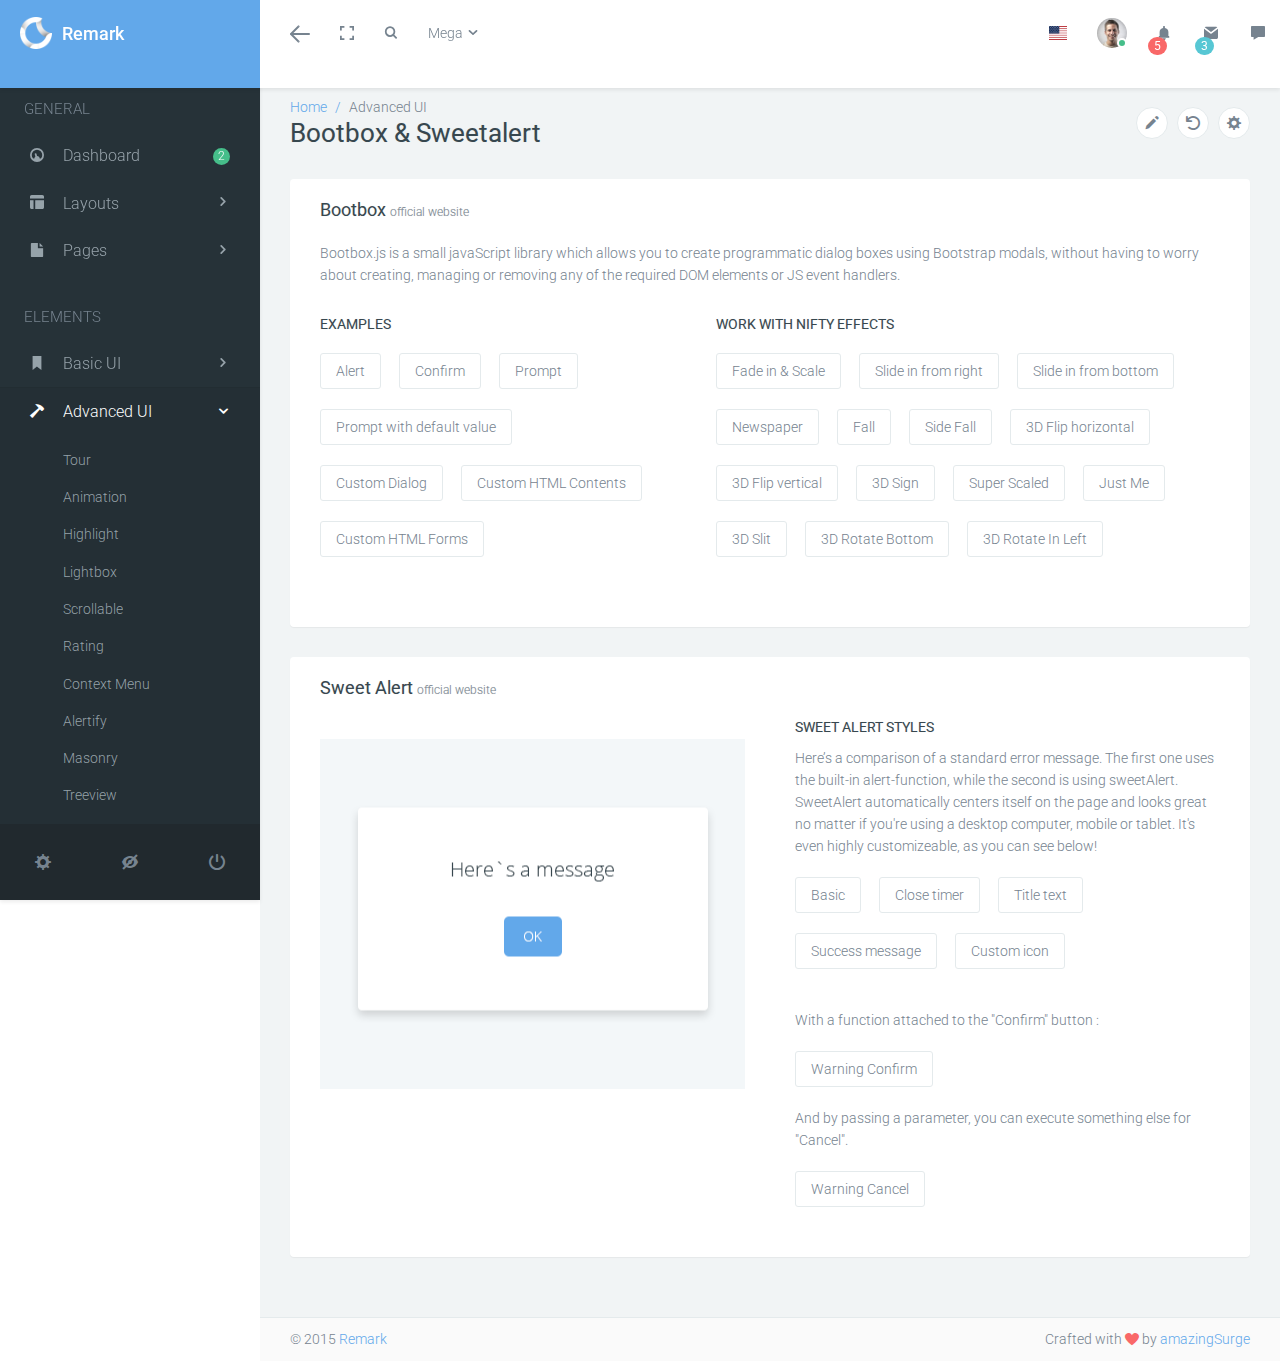
<file: advanced/bootbox-sweetalert.html>
<!DOCTYPE html>
<html class="no-js css-menubar" lang="en">
<head>
  <meta charset="utf-8">
  <meta http-equiv="X-UA-Compatible" content="IE=edge">
  <meta name="viewport" content="width=device-width, initial-scale=1.0, user-scalable=0, minimal-ui">
  <meta name="description" content="bootstrap admin template">
  <meta name="author" content="">

  <title>Bootbox &amp; Sweetalert | Remark Admin Template</title>

  <link rel="apple-touch-icon" href="../../assets/images/apple-touch-icon.png">
  <link rel="shortcut icon" href="../../assets/images/favicon.ico">

  <!-- Stylesheets -->
  <link rel="stylesheet" href="../../assets/css/bootstrap.min.css">
  <link rel="stylesheet" href="../../assets/css/bootstrap-extend.min.css">
  <link rel="stylesheet" href="../../assets/css/site.min.css">

  <!-- Plugins -->
  <link rel="stylesheet" href="../../assets/vendor/animsition/animsition.css">
  <link rel="stylesheet" href="../../assets/vendor/asscrollable/asScrollable.css">
  <link rel="stylesheet" href="../../assets/vendor/switchery/switchery.css">
  <link rel="stylesheet" href="../../assets/vendor/intro-js/introjs.css">
  <link rel="stylesheet" href="../../assets/vendor/slidepanel/slidePanel.css">
  <link rel="stylesheet" href="../../assets/vendor/flag-icon-css/flag-icon.css">

  <!-- Plugins For This Page -->
  <link rel="stylesheet" href="../../assets/vendor/bootstrap-sweetalert/sweet-alert.css">
  <link rel="stylesheet" href="../../assets/vendor/toastr/toastr.css">

  <!-- Fonts -->
  <link rel="stylesheet" href="../../assets/fonts/web-icons/web-icons.min.css">
  <link rel="stylesheet" href="../../assets/fonts/brand-icons/brand-icons.min.css">
  <link rel='stylesheet' href='http://fonts.googleapis.com/css?family=Roboto:300,400,500,300italic'>

  <!--[if lt IE 9]>
    <script src="../../assets/vendor/html5shiv/html5shiv.min.js"></script>
    <![endif]-->

  <!--[if lt IE 10]>
    <script src="../../assets/vendor/media-match/media.match.min.js"></script>
    <script src="../../assets/vendor/respond/respond.min.js"></script>
    <![endif]-->

  <!-- Scripts -->
  <script src="../../assets/vendor/modernizr/modernizr.js"></script>
  <script src="../../assets/vendor/breakpoints/breakpoints.js"></script>
  <script>
    Breakpoints();
  </script>
</head>
<body>
  <!--[if lt IE 8]>
        <p class="browserupgrade">You are using an <strong>outdated</strong> browser. Please <a href="http://browsehappy.com/">upgrade your browser</a> to improve your experience.</p>
    <![endif]-->

  <nav class="site-navbar navbar navbar-default navbar-fixed-top navbar-mega" role="navigation">

    <div class="navbar-header">
      <button type="button" class="navbar-toggle hamburger hamburger-close navbar-toggle-left hided"
      data-toggle="menubar">
        <span class="sr-only">Toggle navigation</span>
        <span class="hamburger-bar"></span>
      </button>
      <button type="button" class="navbar-toggle collapsed" data-target="#site-navbar-collapse"
      data-toggle="collapse">
        <i class="icon wb-more-horizontal" aria-hidden="true"></i>
      </button>
      <div class="navbar-brand navbar-brand-center site-gridmenu-toggle" data-toggle="gridmenu">
        <img class="navbar-brand-logo" src="../../assets/images/logo.png" title="Remark">
        <span class="navbar-brand-text"> Remark</span>
      </div>
      <button type="button" class="navbar-toggle collapsed" data-target="#site-navbar-search"
      data-toggle="collapse">
        <span class="sr-only">Toggle Search</span>
        <i class="icon wb-search" aria-hidden="true"></i>
      </button>
    </div>

    <div class="navbar-container container-fluid">
      <!-- Navbar Collapse -->
      <div class="collapse navbar-collapse navbar-collapse-toolbar" id="site-navbar-collapse">
        <!-- Navbar Toolbar -->
        <ul class="nav navbar-toolbar">
          <li class="hidden-float" id="toggleMenubar">
            <a data-toggle="menubar" href="#" role="button">
              <i class="icon hamburger hamburger-arrow-left">
                  <span class="sr-only">Toggle menubar</span>
                  <span class="hamburger-bar"></span>
                </i>
            </a>
          </li>
          <li class="hidden-xs" id="toggleFullscreen">
            <a class="icon icon-fullscreen" data-toggle="fullscreen" href="#" role="button">
              <span class="sr-only">Toggle fullscreen</span>
            </a>
          </li>
          <li class="hidden-float">
            <a class="icon wb-search" data-toggle="collapse" href="#" data-target="#site-navbar-search"
            role="button">
              <span class="sr-only">Toggle Search</span>
            </a>
          </li>
          <li class="dropdown dropdown-fw dropdown-mega">
            <a class="dropdown-toggle" data-toggle="dropdown" href="#" aria-expanded="false"
            data-animation="fade" role="button">Mega <i class="icon wb-chevron-down-mini" aria-hidden="true"></i></a>
            <ul class="dropdown-menu" role="menu">
              <li role="presentation">
                <div class="mega-content">
                  <div class="row">
                    <div class="col-sm-4">
                      <h5>UI Kit</h5>
                      <ul class="blocks-2">
                        <li class="mega-menu margin-0">
                          <ul class="list-icons">
                            <li><i class="wb-chevron-right-mini" aria-hidden="true"></i>
                              <a
                              href="animation.html">Animation</a>
                            </li>
                            <li><i class="wb-chevron-right-mini" aria-hidden="true"></i>
                              <a
                              href="../uikit/buttons.html">Buttons</a>
                            </li>
                            <li><i class="wb-chevron-right-mini" aria-hidden="true"></i>
                              <a
                              href="../uikit/colors.html">Colors</a>
                            </li>
                            <li><i class="wb-chevron-right-mini" aria-hidden="true"></i>
                              <a
                              href="../uikit/dropdowns.html">Dropdowns</a>
                            </li>
                            <li><i class="wb-chevron-right-mini" aria-hidden="true"></i>
                              <a
                              href="../uikit/icons.html">Icons</a>
                            </li>
                            <li><i class="wb-chevron-right-mini" aria-hidden="true"></i>
                              <a
                              href="lightbox.html">Lightbox</a>
                            </li>
                          </ul>
                        </li>
                        <li class="mega-menu margin-0">
                          <ul class="list-icons">
                            <li><i class="wb-chevron-right-mini" aria-hidden="true"></i>
                              <a
                              href="../uikit/modals.html">Modals</a>
                            </li>
                            <li><i class="wb-chevron-right-mini" aria-hidden="true"></i>
                              <a
                              href="../uikit/panel-structure.html">Panels</a>
                            </li>
                            <li><i class="wb-chevron-right-mini" aria-hidden="true"></i>
                              <a
                              href="../structure/overlay.html">Overlay</a>
                            </li>
                            <li><i class="wb-chevron-right-mini" aria-hidden="true"></i>
                              <a
                              href="../uikit/tooltip-popover.html ">Tooltips</a>
                            </li>
                            <li><i class="wb-chevron-right-mini" aria-hidden="true"></i>
                              <a
                              href="scrollable.html">Scrollable</a>
                            </li>
                            <li><i class="wb-chevron-right-mini" aria-hidden="true"></i>
                              <a
                              href="../uikit/typography.html">Typography</a>
                            </li>
                          </ul>
                        </li>
                      </ul>
                    </div>
                    <div class="col-sm-4">
                      <h5>Media
                        <span class="badge badge-success">4</span>
                      </h5>
                      <ul class="blocks-3">
                        <li>
                          <a class="thumbnail margin-0" href="javascript:void(0)">
                            <img class="width-full" src="../../assets/photos/placeholder.png" alt="..." />
                          </a>
                        </li>
                        <li>
                          <a class="thumbnail margin-0" href="javascript:void(0)">
                            <img class="width-full" src="../../assets/photos/placeholder.png" alt="..." />
                          </a>
                        </li>
                        <li>
                          <a class="thumbnail margin-0" href="javascript:void(0)">
                            <img class="width-full" src="../../assets/photos/placeholder.png" alt="..." />
                          </a>
                        </li>
                        <li>
                          <a class="thumbnail margin-0" href="javascript:void(0)">
                            <img class="width-full" src="../../assets/photos/placeholder.png" alt="..." />
                          </a>
                        </li>
                        <li>
                          <a class="thumbnail margin-0" href="javascript:void(0)">
                            <img class="width-full" src="../../assets/photos/placeholder.png" alt="..." />
                          </a>
                        </li>
                        <li>
                          <a class="thumbnail margin-0" href="javascript:void(0)">
                            <img class="width-full" src="../../assets/photos/placeholder.png" alt="..." />
                          </a>
                        </li>
                      </ul>
                    </div>
                    <div class="col-sm-4">
                      <h5 class="margin-bottom-0">Accordion</h5>
                      <!-- Accordion -->
                      <div class="panel-group panel-group-simple" id="siteMegaAccordion" aria-multiselectable="true"
                      role="tablist">
                        <div class="panel">
                          <div class="panel-heading" id="siteMegaAccordionHeadingOne" role="tab">
                            <a class="panel-title" data-toggle="collapse" href="#siteMegaCollapseOne" data-parent="#siteMegaAccordion"
                            aria-expanded="false" aria-controls="siteMegaCollapseOne">
                                Collapsible Group Item #1
                              </a>
                          </div>
                          <div class="panel-collapse collapse" id="siteMegaCollapseOne" aria-labelledby="siteMegaAccordionHeadingOne"
                          role="tabpanel">
                            <div class="panel-body">
                              De moveat laudatur vestra parum doloribus labitur sentire partes, eripuit praesenti
                              congressus ostendit alienae, voluptati ornateque
                              accusamus clamat reperietur convicia albucius.
                            </div>
                          </div>
                        </div>
                        <div class="panel">
                          <div class="panel-heading" id="siteMegaAccordionHeadingTwo" role="tab">
                            <a class="panel-title collapsed" data-toggle="collapse" href="#siteMegaCollapseTwo"
                            data-parent="#siteMegaAccordion" aria-expanded="false"
                            aria-controls="siteMegaCollapseTwo">
                                Collapsible Group Item #2
                              </a>
                          </div>
                          <div class="panel-collapse collapse" id="siteMegaCollapseTwo" aria-labelledby="siteMegaAccordionHeadingTwo"
                          role="tabpanel">
                            <div class="panel-body">
                              Praestabiliorem. Pellat excruciant legantur ullum leniter vacare foris voluptate
                              loco ignavi, credo videretur multoque choro fatemur
                              mortis animus adoptionem, bello statuat expediunt
                              naturales.
                            </div>
                          </div>
                        </div>

                        <div class="panel">
                          <div class="panel-heading" id="siteMegaAccordionHeadingThree" role="tab">
                            <a class="panel-title collapsed" data-toggle="collapse" href="#siteMegaCollapseThree"
                            data-parent="#siteMegaAccordion" aria-expanded="false"
                            aria-controls="siteMegaCollapseThree">
                                Collapsible Group Item #3
                              </a>
                          </div>
                          <div class="panel-collapse collapse" id="siteMegaCollapseThree" aria-labelledby="siteMegaAccordionHeadingThree"
                          role="tabpanel">
                            <div class="panel-body">
                              Horum, antiquitate perciperet d conspectum locus obruamus animumque perspici probabis
                              suscipere. Desiderat magnum, contenta poena desiderant
                              concederetur menandri damna disputandum corporum.
                            </div>
                          </div>
                        </div>
                      </div>
                      <!-- End Accordion -->
                    </div>
                  </div>
                </div>
              </li>
            </ul>
          </li>
        </ul>
        <!-- End Navbar Toolbar -->

        <!-- Navbar Toolbar Right -->
        <ul class="nav navbar-toolbar navbar-right navbar-toolbar-right">
          <li class="dropdown">
            <a class="dropdown-toggle" data-toggle="dropdown" href="javascript:void(0)" data-animation="scale-up"
            aria-expanded="false" role="button">
              <span class="flag-icon flag-icon-us"></span>
            </a>
            <ul class="dropdown-menu" role="menu">
              <li role="presentation">
                <a href="javascript:void(0)" role="menuitem">
                  <span class="flag-icon flag-icon-gb"></span> English</a>
              </li>
              <li role="presentation">
                <a href="javascript:void(0)" role="menuitem">
                  <span class="flag-icon flag-icon-fr"></span> French</a>
              </li>
              <li role="presentation">
                <a href="javascript:void(0)" role="menuitem">
                  <span class="flag-icon flag-icon-cn"></span> Chinese</a>
              </li>
              <li role="presentation">
                <a href="javascript:void(0)" role="menuitem">
                  <span class="flag-icon flag-icon-de"></span> German</a>
              </li>
              <li role="presentation">
                <a href="javascript:void(0)" role="menuitem">
                  <span class="flag-icon flag-icon-nl"></span> Dutch</a>
              </li>
            </ul>
          </li>
          <li class="dropdown">
            <a class="navbar-avatar dropdown-toggle" data-toggle="dropdown" href="#" aria-expanded="false"
            data-animation="scale-up" role="button">
              <span class="avatar avatar-online">
                <img src="../../assets/portraits/5.jpg" alt="...">
                <i></i>
              </span>
            </a>
            <ul class="dropdown-menu" role="menu">
              <li role="presentation">
                <a href="javascript:void(0)" role="menuitem"><i class="icon wb-user" aria-hidden="true"></i> Profile</a>
              </li>
              <li role="presentation">
                <a href="javascript:void(0)" role="menuitem"><i class="icon wb-payment" aria-hidden="true"></i> Billing</a>
              </li>
              <li role="presentation">
                <a href="javascript:void(0)" role="menuitem"><i class="icon wb-settings" aria-hidden="true"></i> Settings</a>
              </li>
              <li class="divider" role="presentation"></li>
              <li role="presentation">
                <a href="javascript:void(0)" role="menuitem"><i class="icon wb-power" aria-hidden="true"></i> Logout</a>
              </li>
            </ul>
          </li>
          <li class="dropdown">
            <a data-toggle="dropdown" href="javascript:void(0)" title="Notifications" aria-expanded="false"
            data-animation="scale-up" role="button">
              <i class="icon wb-bell" aria-hidden="true"></i>
              <span class="badge badge-danger up">5</span>
            </a>
            <ul class="dropdown-menu dropdown-menu-right dropdown-menu-media" role="menu">
              <li class="dropdown-menu-header" role="presentation">
                <h5>NOTIFICATIONS</h5>
                <span class="label label-round label-danger">New 5</span>
              </li>

              <li class="list-group" role="presentation">
                <div data-role="container">
                  <div data-role="content">
                    <a class="list-group-item" href="javascript:void(0)" role="menuitem">
                      <div class="media">
                        <div class="media-left padding-right-10">
                          <i class="icon wb-order bg-red-600 white icon-circle" aria-hidden="true"></i>
                        </div>
                        <div class="media-body">
                          <h6 class="media-heading">A new order has been placed</h6>
                          <time class="media-meta" datetime="2015-06-12T20:50:48+08:00">5 hours ago</time>
                        </div>
                      </div>
                    </a>
                    <a class="list-group-item" href="javascript:void(0)" role="menuitem">
                      <div class="media">
                        <div class="media-left padding-right-10">
                          <i class="icon wb-user bg-green-600 white icon-circle" aria-hidden="true"></i>
                        </div>
                        <div class="media-body">
                          <h6 class="media-heading">Completed the task</h6>
                          <time class="media-meta" datetime="2015-06-11T18:29:20+08:00">2 days ago</time>
                        </div>
                      </div>
                    </a>
                    <a class="list-group-item" href="javascript:void(0)" role="menuitem">
                      <div class="media">
                        <div class="media-left padding-right-10">
                          <i class="icon wb-settings bg-red-600 white icon-circle" aria-hidden="true"></i>
                        </div>
                        <div class="media-body">
                          <h6 class="media-heading">Settings updated</h6>
                          <time class="media-meta" datetime="2015-06-11T14:05:00+08:00">2 days ago</time>
                        </div>
                      </div>
                    </a>
                    <a class="list-group-item" href="javascript:void(0)" role="menuitem">
                      <div class="media">
                        <div class="media-left padding-right-10">
                          <i class="icon wb-calendar bg-blue-600 white icon-circle" aria-hidden="true"></i>
                        </div>
                        <div class="media-body">
                          <h6 class="media-heading">Event started</h6>
                          <time class="media-meta" datetime="2015-06-10T13:50:18+08:00">3 days ago</time>
                        </div>
                      </div>
                    </a>
                    <a class="list-group-item" href="javascript:void(0)" role="menuitem">
                      <div class="media">
                        <div class="media-left padding-right-10">
                          <i class="icon wb-chat bg-orange-600 white icon-circle" aria-hidden="true"></i>
                        </div>
                        <div class="media-body">
                          <h6 class="media-heading">Message received</h6>
                          <time class="media-meta" datetime="2015-06-10T12:34:48+08:00">3 days ago</time>
                        </div>
                      </div>
                    </a>
                  </div>
                </div>
              </li>
              <li class="dropdown-menu-footer" role="presentation">
                <a class="dropdown-menu-footer-btn" href="javascript:void(0)" role="button">
                  <i class="icon wb-settings" aria-hidden="true"></i>
                </a>
                <a href="javascript:void(0)" role="menuitem">
                    All notifications
                  </a>
              </li>
            </ul>
          </li>
          <li class="dropdown">
            <a data-toggle="dropdown" href="javascript:void(0)" title="Messages" aria-expanded="false"
            data-animation="scale-up" role="button">
              <i class="icon wb-envelope" aria-hidden="true"></i>
              <span class="badge badge-info up">3</span>
            </a>
            <ul class="dropdown-menu dropdown-menu-right dropdown-menu-media" role="menu">
              <li class="dropdown-menu-header" role="presentation">
                <h5>MESSAGES</h5>
                <span class="label label-round label-info">New 3</span>
              </li>

              <li class="list-group" role="presentation">
                <div data-role="container">
                  <div data-role="content">
                    <a class="list-group-item" href="javascript:void(0)" role="menuitem">
                      <div class="media">
                        <div class="media-left padding-right-10">
                          <span class="avatar avatar-sm avatar-online">
                            <img src="../../assets/portraits/2.jpg" alt="..." />
                            <i></i>
                          </span>
                        </div>
                        <div class="media-body">
                          <h6 class="media-heading">Mary Adams</h6>
                          <div class="media-meta">
                            <time datetime="2015-06-17T20:22:05+08:00">30 minutes ago</time>
                          </div>
                          <div class="media-detail">Anyways, i would like just do it</div>
                        </div>
                      </div>
                    </a>
                    <a class="list-group-item" href="javascript:void(0)" role="menuitem">
                      <div class="media">
                        <div class="media-left padding-right-10">
                          <span class="avatar avatar-sm avatar-off">
                            <img src="../../assets/portraits/3.jpg" alt="..." />
                            <i></i>
                          </span>
                        </div>
                        <div class="media-body">
                          <h6 class="media-heading">Caleb Richards</h6>
                          <div class="media-meta">
                            <time datetime="2015-06-17T12:30:30+08:00">12 hours ago</time>
                          </div>
                          <div class="media-detail">I checheck the document. But there seems</div>
                        </div>
                      </div>
                    </a>
                    <a class="list-group-item" href="javascript:void(0)" role="menuitem">
                      <div class="media">
                        <div class="media-left padding-right-10">
                          <span class="avatar avatar-sm avatar-busy">
                            <img src="../../assets/portraits/4.jpg" alt="..." />
                            <i></i>
                          </span>
                        </div>
                        <div class="media-body">
                          <h6 class="media-heading">June Lane</h6>
                          <div class="media-meta">
                            <time datetime="2015-06-16T18:38:40+08:00">2 days ago</time>
                          </div>
                          <div class="media-detail">Lorem ipsum Id consectetur et minim</div>
                        </div>
                      </div>
                    </a>
                    <a class="list-group-item" href="javascript:void(0)" role="menuitem">
                      <div class="media">
                        <div class="media-left padding-right-10">
                          <span class="avatar avatar-sm avatar-away">
                            <img src="../../assets/portraits/5.jpg" alt="..." />
                            <i></i>
                          </span>
                        </div>
                        <div class="media-body">
                          <h6 class="media-heading">Edward Fletcher</h6>
                          <div class="media-meta">
                            <time datetime="2015-06-15T20:34:48+08:00">3 days ago</time>
                          </div>
                          <div class="media-detail">Dolor et irure cupidatat commodo nostrud nostrud.</div>
                        </div>
                      </div>
                    </a>
                  </div>
                </div>
              </li>
              <li class="dropdown-menu-footer" role="presentation">
                <a class="dropdown-menu-footer-btn" href="javascript:void(0)" role="button">
                  <i class="icon wb-settings" aria-hidden="true"></i>
                </a>
                <a href="javascript:void(0)" role="menuitem">
                    See all messages
                  </a>
              </li>
            </ul>
          </li>
          <li id="toggleChat">
            <a data-toggle="site-sidebar" href="javascript:void(0)" title="Chat" data-url="../site-sidebar.tpl">
              <i class="icon wb-chat" aria-hidden="true"></i>
            </a>
          </li>
        </ul>
        <!-- End Navbar Toolbar Right -->
      </div>
      <!-- End Navbar Collapse -->

      <!-- Site Navbar Seach -->
      <div class="collapse navbar-search-overlap" id="site-navbar-search">
        <form role="search">
          <div class="form-group">
            <div class="input-search">
              <i class="input-search-icon wb-search" aria-hidden="true"></i>
              <input type="text" class="form-control" name="site-search" placeholder="Search...">
              <button type="button" class="input-search-close icon wb-close" data-target="#site-navbar-search"
              data-toggle="collapse" aria-label="Close"></button>
            </div>
          </div>
        </form>
      </div>
      <!-- End Site Navbar Seach -->
    </div>
  </nav>
  <div class="site-menubar">
    <div class="site-menubar-body">
      <div>
        <div>
          <ul class="site-menu">
            <li class="site-menu-category">General</li>
            <li class="site-menu-item has-sub">
              <a href="javascript:void(0)" data-slug="dashboard">
                <i class="site-menu-icon wb-dashboard" aria-hidden="true"></i>
                <span class="site-menu-title">Dashboard</span>
                <div class="site-menu-badge">
                  <span class="badge badge-success">2</span>
                </div>
              </a>
              <ul class="site-menu-sub">
                <li class="site-menu-item">
                  <a class="animsition-link" href="../index.html" data-slug="dashboard-v1">
                    <i class="site-menu-icon " aria-hidden="true"></i>
                    <span class="site-menu-title">Dashboard v1</span>
                  </a>
                </li>
                <li class="site-menu-item">
                  <a class="animsition-link" href="../dashboard/v2.html" data-slug="dashboard-v2">
                    <i class="site-menu-icon " aria-hidden="true"></i>
                    <span class="site-menu-title">Dashboard v2</span>
                  </a>
                </li>
              </ul>
            </li>
            <li class="site-menu-item has-sub">
              <a href="javascript:void(0)" data-slug="layout">
                <i class="site-menu-icon wb-layout" aria-hidden="true"></i>
                <span class="site-menu-title">Layouts</span>
                <span class="site-menu-arrow"></span>
              </a>
              <ul class="site-menu-sub">
                <li class="site-menu-item">
                  <a class="animsition-link" href="../layouts/menu-collapsed.html" data-slug="layout-menu-collapsed">
                    <i class="site-menu-icon " aria-hidden="true"></i>
                    <span class="site-menu-title">Menu Collapsed</span>
                  </a>
                </li>
                <li class="site-menu-item">
                  <a class="animsition-link" href="../layouts/menu-expended.html" data-slug="layout-menu-expended">
                    <i class="site-menu-icon " aria-hidden="true"></i>
                    <span class="site-menu-title">Menu Expended</span>
                  </a>
                </li>
                <li class="site-menu-item">
                  <a class="animsition-link" href="../layouts/grids.html" data-slug="layout-grids">
                    <i class="site-menu-icon " aria-hidden="true"></i>
                    <span class="site-menu-title">Grid Scaffolding</span>
                  </a>
                </li>
                <li class="site-menu-item">
                  <a class="animsition-link" href="../layouts/headers.html" data-slug="layout-headers">
                    <i class="site-menu-icon " aria-hidden="true"></i>
                    <span class="site-menu-title">Different Headers</span>
                  </a>
                </li>
                <li class="site-menu-item">
                  <a class="animsition-link" href="../layouts/panel-transition.html" data-slug="layout-panel-transition">
                    <i class="site-menu-icon " aria-hidden="true"></i>
                    <span class="site-menu-title">Panel Transition</span>
                  </a>
                </li>
                <li class="site-menu-item">
                  <a class="animsition-link" href="../layouts/boxed.html" data-slug="layout-boxed">
                    <i class="site-menu-icon " aria-hidden="true"></i>
                    <span class="site-menu-title">Boxed Layout</span>
                  </a>
                </li>
                <li class="site-menu-item">
                  <a class="animsition-link" href="../layouts/two-columns.html" data-slug="layout-two-columns">
                    <i class="site-menu-icon " aria-hidden="true"></i>
                    <span class="site-menu-title">Two Columns</span>
                  </a>
                </li>
                <li class="site-menu-item">
                  <a class="animsition-link" href="../layouts/menubar-flipped.html" data-slug="layout-menubar-flipped">
                    <i class="site-menu-icon " aria-hidden="true"></i>
                    <span class="site-menu-title">Menubar Flipped</span>
                  </a>
                </li>
                <li class="site-menu-item">
                  <a class="animsition-link" href="../layouts/menubar-native-scrolling.html" data-slug="layout-menubar-native-scrolling">
                    <i class="site-menu-icon " aria-hidden="true"></i>
                    <span class="site-menu-title">Menubar Native Scrolling</span>
                  </a>
                </li>
                <li class="site-menu-item">
                  <a class="animsition-link" href="../layouts/bordered-header.html" data-slug="layout-bordered-header">
                    <i class="site-menu-icon " aria-hidden="true"></i>
                    <span class="site-menu-title">Bordered Header</span>
                  </a>
                </li>
              </ul>
            </li>
            <li class="site-menu-item has-sub">
              <a href="javascript:void(0)" data-slug="page">
                <i class="site-menu-icon wb-file" aria-hidden="true"></i>
                <span class="site-menu-title">Pages</span>
                <span class="site-menu-arrow"></span>
              </a>
              <ul class="site-menu-sub">
                <li class="site-menu-item has-sub">
                  <a href="javascript:void(0)" data-slug="">
                    <i class="site-menu-icon " aria-hidden="true"></i>
                    <span class="site-menu-title">Errors</span>
                    <span class="site-menu-arrow"></span>
                  </a>
                  <ul class="site-menu-sub">
                    <li class="site-menu-item">
                      <a class="animsition-link" href="../pages/400.html" data-slug="page-error-400">
                        <i class="site-menu-icon " aria-hidden="true"></i>
                        <span class="site-menu-title">400</span>
                      </a>
                    </li>
                    <li class="site-menu-item">
                      <a class="animsition-link" href="../pages/403.html" data-slug="page-error-403">
                        <i class="site-menu-icon " aria-hidden="true"></i>
                        <span class="site-menu-title">403</span>
                      </a>
                    </li>
                    <li class="site-menu-item">
                      <a class="animsition-link" href="../pages/404.html" data-slug="page-error-404">
                        <i class="site-menu-icon " aria-hidden="true"></i>
                        <span class="site-menu-title">404</span>
                      </a>
                    </li>
                    <li class="site-menu-item">
                      <a class="animsition-link" href="../pages/500.html" data-slug="page-error-500">
                        <i class="site-menu-icon " aria-hidden="true"></i>
                        <span class="site-menu-title">500</span>
                      </a>
                    </li>
                    <li class="site-menu-item">
                      <a class="animsition-link" href="../pages/503.html" data-slug="page-error-503">
                        <i class="site-menu-icon " aria-hidden="true"></i>
                        <span class="site-menu-title">503</span>
                      </a>
                    </li>
                  </ul>
                </li>
                <li class="site-menu-item">
                  <a class="animsition-link" href="../pages/faq.html" data-slug="page-faq">
                    <i class="site-menu-icon " aria-hidden="true"></i>
                    <span class="site-menu-title">FAQ</span>
                  </a>
                </li>
                <li class="site-menu-item">
                  <a class="animsition-link" href="../pages/gallery.html" data-slug="page-gallery">
                    <i class="site-menu-icon " aria-hidden="true"></i>
                    <span class="site-menu-title">Gallery</span>
                  </a>
                </li>
                <li class="site-menu-item">
                  <a class="animsition-link" href="../pages/gallery-grid.html" data-slug="page-gallery-grid">
                    <i class="site-menu-icon " aria-hidden="true"></i>
                    <span class="site-menu-title">Gallery Grid</span>
                  </a>
                </li>
                <li class="site-menu-item">
                  <a class="animsition-link" href="../pages/search-result.html" data-slug="page-search-result">
                    <i class="site-menu-icon " aria-hidden="true"></i>
                    <span class="site-menu-title">Search Result</span>
                  </a>
                </li>
                <li class="site-menu-item has-sub">
                  <a href="javascript:void(0)" data-slug="page-map">
                    <i class="site-menu-icon " aria-hidden="true"></i>
                    <span class="site-menu-title">Maps</span>
                    <span class="site-menu-arrow"></span>
                  </a>
                  <ul class="site-menu-sub">
                    <li class="site-menu-item">
                      <a class="animsition-link" href="../pages/map-google.html" data-slug="page-map-google">
                        <i class="site-menu-icon " aria-hidden="true"></i>
                        <span class="site-menu-title">Google Maps</span>
                      </a>
                    </li>
                    <li class="site-menu-item">
                      <a class="animsition-link" href="../pages/map-vector.html" data-slug="page-map-vector">
                        <i class="site-menu-icon " aria-hidden="true"></i>
                        <span class="site-menu-title">Vector Maps</span>
                      </a>
                    </li>
                  </ul>
                </li>
                <li class="site-menu-item">
                  <a class="animsition-link" href="../pages/maintenance.html" data-slug="page-maintenance">
                    <i class="site-menu-icon " aria-hidden="true"></i>
                    <span class="site-menu-title">Maintenance</span>
                  </a>
                </li>
                <li class="site-menu-item">
                  <a class="animsition-link" href="../pages/forgot-password.html" data-slug="page-forgot-password">
                    <i class="site-menu-icon " aria-hidden="true"></i>
                    <span class="site-menu-title">Forgot Password</span>
                  </a>
                </li>
                <li class="site-menu-item">
                  <a class="animsition-link" href="../pages/lockscreen.html" data-slug="page-lockscreen">
                    <i class="site-menu-icon " aria-hidden="true"></i>
                    <span class="site-menu-title">Lockscreen</span>
                  </a>
                </li>
                <li class="site-menu-item">
                  <a class="animsition-link" href="../pages/login.html" data-slug="page-login">
                    <i class="site-menu-icon " aria-hidden="true"></i>
                    <span class="site-menu-title">Login</span>
                  </a>
                </li>
                <li class="site-menu-item">
                  <a class="animsition-link" href="../pages/register.html" data-slug="page-register">
                    <i class="site-menu-icon " aria-hidden="true"></i>
                    <span class="site-menu-title">Register</span>
                  </a>
                </li>
                <li class="site-menu-item">
                  <a class="animsition-link" href="../pages/login-v2.html" data-slug="page-login-v2">
                    <i class="site-menu-icon " aria-hidden="true"></i>
                    <span class="site-menu-title">Login V2</span>
                  </a>
                </li>
                <li class="site-menu-item">
                  <a class="animsition-link" href="../pages/register-v2.html" data-slug="page-register-v2">
                    <i class="site-menu-icon " aria-hidden="true"></i>
                    <span class="site-menu-title">Register V2</span>
                    <div class="site-menu-label">
                      <span class="label label-info label-round">new</span>
                    </div>
                  </a>
                </li>
                <li class="site-menu-item">
                  <a class="animsition-link" href="../pages/login-v3.html" data-slug="page-login-v3">
                    <i class="site-menu-icon " aria-hidden="true"></i>
                    <span class="site-menu-title">Login V3</span>
                  </a>
                </li>
                <li class="site-menu-item">
                  <a class="animsition-link" href="../pages/register-v3.html" data-slug="page-register-v3">
                    <i class="site-menu-icon " aria-hidden="true"></i>
                    <span class="site-menu-title">Register V3</span>
                  </a>
                </li>
                <li class="site-menu-item">
                  <a class="animsition-link" href="../pages/user.html" data-slug="page-user">
                    <i class="site-menu-icon " aria-hidden="true"></i>
                    <span class="site-menu-title">User List</span>
                  </a>
                </li>
                <li class="site-menu-item">
                  <a class="animsition-link" href="../pages/invoice.html" data-slug="page-invoice">
                    <i class="site-menu-icon " aria-hidden="true"></i>
                    <span class="site-menu-title">Invoice</span>
                  </a>
                </li>
                <li class="site-menu-item">
                  <a class="animsition-link" href="../pages/blank.html" data-slug="page-blank">
                    <i class="site-menu-icon " aria-hidden="true"></i>
                    <span class="site-menu-title">Blank Page</span>
                  </a>
                </li>
                <li class="site-menu-item">
                  <a class="animsition-link" href="../pages/email.html" data-slug="page-email">
                    <i class="site-menu-icon " aria-hidden="true"></i>
                    <span class="site-menu-title">Email</span>
                  </a>
                </li>
                <li class="site-menu-item">
                  <a class="animsition-link" href="../pages/code-editor.html" data-slug="page-code-editor">
                    <i class="site-menu-icon " aria-hidden="true"></i>
                    <span class="site-menu-title">Code Editor</span>
                  </a>
                </li>
                <li class="site-menu-item">
                  <a class="animsition-link" href="../pages/profile.html" data-slug="page-profile">
                    <i class="site-menu-icon " aria-hidden="true"></i>
                    <span class="site-menu-title">Profile</span>
                  </a>
                </li>
              </ul>
            </li>
            <li class="site-menu-category">Elements</li>
            <li class="site-menu-item has-sub">
              <a href="javascript:void(0)" data-slug="uikit">
                <i class="site-menu-icon wb-bookmark" aria-hidden="true"></i>
                <span class="site-menu-title">Basic UI</span>
                <span class="site-menu-arrow"></span>
              </a>
              <ul class="site-menu-sub">
                <li class="site-menu-item has-sub">
                  <a href="javascript:void(0)" data-slug="uikit-panel">
                    <i class="site-menu-icon " aria-hidden="true"></i>
                    <span class="site-menu-title">Panel</span>
                    <span class="site-menu-arrow"></span>
                  </a>
                  <ul class="site-menu-sub">
                    <li class="site-menu-item">
                      <a class="animsition-link" href="../uikit/panel-structure.html" data-slug="uikit-panel-structure">
                        <i class="site-menu-icon " aria-hidden="true"></i>
                        <span class="site-menu-title">Panel Structure</span>
                      </a>
                    </li>
                    <li class="site-menu-item">
                      <a class="animsition-link" href="../uikit/panel-actions.html" data-slug="uikit-panel-actions">
                        <i class="site-menu-icon " aria-hidden="true"></i>
                        <span class="site-menu-title">Panel Actions</span>
                      </a>
                    </li>
                    <li class="site-menu-item">
                      <a class="animsition-link" href="../uikit/panel-portlets.html" data-slug="uikit-panel-portlets">
                        <i class="site-menu-icon " aria-hidden="true"></i>
                        <span class="site-menu-title">Panel Portlets</span>
                      </a>
                    </li>
                  </ul>
                </li>
                <li class="site-menu-item">
                  <a class="animsition-link" href="../uikit/buttons.html" data-slug="uikit-buttons">
                    <i class="site-menu-icon " aria-hidden="true"></i>
                    <span class="site-menu-title">Buttons</span>
                  </a>
                </li>
                <li class="site-menu-item">
                  <a class="animsition-link" href="../uikit/dropdowns.html" data-slug="uikit-dropdowns">
                    <i class="site-menu-icon " aria-hidden="true"></i>
                    <span class="site-menu-title">Dropdowns</span>
                  </a>
                </li>
                <li class="site-menu-item">
                  <a class="animsition-link" href="../uikit/icons.html" data-slug="uikit-icons">
                    <i class="site-menu-icon " aria-hidden="true"></i>
                    <span class="site-menu-title">Icons</span>
                  </a>
                </li>
                <li class="site-menu-item">
                  <a class="animsition-link" href="../uikit/list.html" data-slug="uikit-list">
                    <i class="site-menu-icon " aria-hidden="true"></i>
                    <span class="site-menu-title">List</span>
                  </a>
                </li>
                <li class="site-menu-item">
                  <a class="animsition-link" href="../uikit/tooltip-popover.html" data-slug="uikit-tooltip-popover">
                    <i class="site-menu-icon " aria-hidden="true"></i>
                    <span class="site-menu-title">Tooltip &amp; Popover</span>
                  </a>
                </li>
                <li class="site-menu-item">
                  <a class="animsition-link" href="../uikit/modals.html" data-slug="uikit-modals">
                    <i class="site-menu-icon " aria-hidden="true"></i>
                    <span class="site-menu-title">Modals</span>
                  </a>
                </li>
                <li class="site-menu-item">
                  <a class="animsition-link" href="../uikit/tabs-accordions.html" data-slug="uikit-tabs-accordions">
                    <i class="site-menu-icon " aria-hidden="true"></i>
                    <span class="site-menu-title">Tabs &amp; Accordions</span>
                  </a>
                </li>
                <li class="site-menu-item">
                  <a class="animsition-link" href="../uikit/images.html" data-slug="uikit-images">
                    <i class="site-menu-icon " aria-hidden="true"></i>
                    <span class="site-menu-title">Images</span>
                  </a>
                </li>
                <li class="site-menu-item">
                  <a class="animsition-link" href="../uikit/badges-labels.html" data-slug="uikit-badges-labels">
                    <i class="site-menu-icon " aria-hidden="true"></i>
                    <span class="site-menu-title">Badges &amp; Labels</span>
                  </a>
                </li>
                <li class="site-menu-item">
                  <a class="animsition-link" href="../uikit/progress-bars.html" data-slug="uikit-progress-bars">
                    <i class="site-menu-icon " aria-hidden="true"></i>
                    <span class="site-menu-title">Progress Bars</span>
                  </a>
                </li>
                <li class="site-menu-item">
                  <a class="animsition-link" href="../uikit/carousel.html" data-slug="uikit-carousel">
                    <i class="site-menu-icon " aria-hidden="true"></i>
                    <span class="site-menu-title">Carousel</span>
                  </a>
                </li>
                <li class="site-menu-item">
                  <a class="animsition-link" href="../uikit/typography.html" data-slug="uikit-typography">
                    <i class="site-menu-icon " aria-hidden="true"></i>
                    <span class="site-menu-title">Typography</span>
                  </a>
                </li>
                <li class="site-menu-item">
                  <a class="animsition-link" href="../uikit/colors.html" data-slug="uikit-colors">
                    <i class="site-menu-icon " aria-hidden="true"></i>
                    <span class="site-menu-title">Colors</span>
                  </a>
                </li>
                <li class="site-menu-item">
                  <a class="animsition-link" href="../uikit/utilities.html" data-slug="uikit-utilities">
                    <i class="site-menu-icon " aria-hidden="true"></i>
                    <span class="site-menu-title">Utilties</span>
                  </a>
                </li>
              </ul>
            </li>
            <li class="site-menu-item has-sub active open">
              <a href="javascript:void(0)" data-slug="advanced">
                <i class="site-menu-icon wb-hammer" aria-hidden="true"></i>
                <span class="site-menu-title">Advanced UI</span>
                <span class="site-menu-arrow"></span>
              </a>
              <ul class="site-menu-sub">
                <li class="site-menu-item hidden-xs">
                  <a href="javascript:void(0)" data-slug="advanced-tour">
                    <i class="site-menu-icon " aria-hidden="true"></i>
                    <span class="site-menu-title">Tour</span>
                  </a>
                </li>
                <li class="site-menu-item">
                  <a class="animsition-link" href="animation.html" data-slug="advanced-animation">
                    <i class="site-menu-icon " aria-hidden="true"></i>
                    <span class="site-menu-title">Animation</span>
                  </a>
                </li>
                <li class="site-menu-item">
                  <a class="animsition-link" href="highlight.html" data-slug="advanced-highlight">
                    <i class="site-menu-icon " aria-hidden="true"></i>
                    <span class="site-menu-title">Highlight</span>
                  </a>
                </li>
                <li class="site-menu-item">
                  <a class="animsition-link" href="lightbox.html" data-slug="advanced-lightbox">
                    <i class="site-menu-icon " aria-hidden="true"></i>
                    <span class="site-menu-title">Lightbox</span>
                  </a>
                </li>
                <li class="site-menu-item">
                  <a class="animsition-link" href="scrollable.html" data-slug="advanced-scrollable">
                    <i class="site-menu-icon " aria-hidden="true"></i>
                    <span class="site-menu-title">Scrollable</span>
                  </a>
                </li>
                <li class="site-menu-item">
                  <a class="animsition-link" href="rating.html" data-slug="advanced-rating">
                    <i class="site-menu-icon " aria-hidden="true"></i>
                    <span class="site-menu-title">Rating</span>
                  </a>
                </li>
                <li class="site-menu-item">
                  <a class="animsition-link" href="context-menu.html" data-slug="advanced-context-menu">
                    <i class="site-menu-icon " aria-hidden="true"></i>
                    <span class="site-menu-title">Context Menu</span>
                  </a>
                </li>
                <li class="site-menu-item">
                  <a class="animsition-link" href="alertify.html" data-slug="advanced-alertify">
                    <i class="site-menu-icon " aria-hidden="true"></i>
                    <span class="site-menu-title">Alertify</span>
                  </a>
                </li>
                <li class="site-menu-item">
                  <a class="animsition-link" href="masonry.html" data-slug="advanced-masonry">
                    <i class="site-menu-icon " aria-hidden="true"></i>
                    <span class="site-menu-title">Masonry</span>
                  </a>
                </li>
                <li class="site-menu-item">
                  <a class="animsition-link" href="treeview.html" data-slug="advanced-treeview">
                    <i class="site-menu-icon " aria-hidden="true"></i>
                    <span class="site-menu-title">Treeview</span>
                  </a>
                </li>
                <li class="site-menu-item">
                  <a class="animsition-link" href="toastr.html" data-slug="advanced-toastr">
                    <i class="site-menu-icon " aria-hidden="true"></i>
                    <span class="site-menu-title">Toastr</span>
                  </a>
                </li>
                <li class="site-menu-item">
                  <a class="animsition-link" href="maps-vector.html" data-slug="advanced-maps-vector">
                    <i class="site-menu-icon " aria-hidden="true"></i>
                    <span class="site-menu-title">Vector Maps</span>
                  </a>
                </li>
                <li class="site-menu-item">
                  <a class="animsition-link" href="maps-google.html" data-slug="advanced-maps-google">
                    <i class="site-menu-icon " aria-hidden="true"></i>
                    <span class="site-menu-title">Google Maps</span>
                  </a>
                </li>
                <li class="site-menu-item">
                  <a class="animsition-link" href="sortable-nestable.html" data-slug="advanced-sortable-nestable">
                    <i class="site-menu-icon " aria-hidden="true"></i>
                    <span class="site-menu-title">Sortable &amp; Nestable</span>
                  </a>
                </li>
                <li class="site-menu-item active">
                  <a class="animsition-link" href="bootbox-sweetalert.html" data-slug="advanced-bootbox-sweetalert">
                    <i class="site-menu-icon " aria-hidden="true"></i>
                    <span class="site-menu-title">Bootbox &amp; Sweetalert</span>
                  </a>
                </li>
              </ul>
            </li>
            <li class="site-menu-item has-sub">
              <a href="javascript:void(0)" data-slug="structure">
                <i class="site-menu-icon wb-plugin" aria-hidden="true"></i>
                <span class="site-menu-title">Structure</span>
                <span class="site-menu-arrow"></span>
              </a>
              <ul class="site-menu-sub">
                <li class="site-menu-item">
                  <a class="animsition-link" href="../structure/alerts.html" data-slug="structure-alerts">
                    <i class="site-menu-icon " aria-hidden="true"></i>
                    <span class="site-menu-title">Alerts</span>
                  </a>
                </li>
                <li class="site-menu-item">
                  <a class="animsition-link" href="../structure/ribbon.html" data-slug="structure-ribbon">
                    <i class="site-menu-icon " aria-hidden="true"></i>
                    <span class="site-menu-title">Ribbon</span>
                  </a>
                </li>
                <li class="site-menu-item">
                  <a class="animsition-link" href="../structure/pricing-tables.html" data-slug="structure-pricing-tables">
                    <i class="site-menu-icon " aria-hidden="true"></i>
                    <span class="site-menu-title">Pricing Tables</span>
                  </a>
                </li>
                <li class="site-menu-item">
                  <a class="animsition-link" href="../structure/overlay.html" data-slug="structure-overlay">
                    <i class="site-menu-icon " aria-hidden="true"></i>
                    <span class="site-menu-title">Overlay</span>
                  </a>
                </li>
                <li class="site-menu-item">
                  <a class="animsition-link" href="../structure/cover.html" data-slug="structure-cover">
                    <i class="site-menu-icon " aria-hidden="true"></i>
                    <span class="site-menu-title">Cover</span>
                  </a>
                </li>
                <li class="site-menu-item">
                  <a class="animsition-link" href="../structure/timeline-simple.html" data-slug="structure-timeline-simple">
                    <i class="site-menu-icon " aria-hidden="true"></i>
                    <span class="site-menu-title">Simple Timeline</span>
                  </a>
                </li>
                <li class="site-menu-item">
                  <a class="animsition-link" href="../structure/timeline.html" data-slug="structure-timeline">
                    <i class="site-menu-icon " aria-hidden="true"></i>
                    <span class="site-menu-title">Timeline</span>
                  </a>
                </li>
                <li class="site-menu-item">
                  <a class="animsition-link" href="../structure/step.html" data-slug="structure-step">
                    <i class="site-menu-icon " aria-hidden="true"></i>
                    <span class="site-menu-title">Step</span>
                  </a>
                </li>
                <li class="site-menu-item">
                  <a class="animsition-link" href="../structure/comments.html" data-slug="structure-comments">
                    <i class="site-menu-icon " aria-hidden="true"></i>
                    <span class="site-menu-title">Comments</span>
                  </a>
                </li>
                <li class="site-menu-item">
                  <a class="animsition-link" href="../structure/media.html" data-slug="structure-media">
                    <i class="site-menu-icon " aria-hidden="true"></i>
                    <span class="site-menu-title">Media</span>
                  </a>
                </li>
                <li class="site-menu-item">
                  <a class="animsition-link" href="../structure/chat.html" data-slug="structure-chat">
                    <i class="site-menu-icon " aria-hidden="true"></i>
                    <span class="site-menu-title">Chat</span>
                  </a>
                </li>
                <li class="site-menu-item">
                  <a class="animsition-link" href="../structure/testimonials.html" data-slug="structure-testimonials">
                    <i class="site-menu-icon " aria-hidden="true"></i>
                    <span class="site-menu-title">Testimonials</span>
                  </a>
                </li>
                <li class="site-menu-item">
                  <a class="animsition-link" href="../structure/nav.html" data-slug="structure-nav">
                    <i class="site-menu-icon " aria-hidden="true"></i>
                    <span class="site-menu-title">Nav</span>
                  </a>
                </li>
                <li class="site-menu-item">
                  <a class="animsition-link" href="../structure/navbars.html" data-slug="structure-navbars">
                    <i class="site-menu-icon " aria-hidden="true"></i>
                    <span class="site-menu-title">Navbars</span>
                  </a>
                </li>
                <li class="site-menu-item">
                  <a class="animsition-link" href="../structure/blockquotes.html" data-slug="structure-blockquotes">
                    <i class="site-menu-icon " aria-hidden="true"></i>
                    <span class="site-menu-title">Blockquotes</span>
                  </a>
                </li>
                <li class="site-menu-item">
                  <a class="animsition-link" href="../structure/pagination.html" data-slug="structure-pagination">
                    <i class="site-menu-icon " aria-hidden="true"></i>
                    <span class="site-menu-title">Pagination</span>
                  </a>
                </li>
                <li class="site-menu-item">
                  <a class="animsition-link" href="../structure/breadcrumbs.html" data-slug="structure-breadcrumbs">
                    <i class="site-menu-icon " aria-hidden="true"></i>
                    <span class="site-menu-title">Breadcrumbs</span>
                  </a>
                </li>
              </ul>
            </li>
            <li class="site-menu-item has-sub">
              <a href="javascript:void(0)" data-slug="widgets">
                <i class="site-menu-icon wb-extension" aria-hidden="true"></i>
                <span class="site-menu-title">Widgets</span>
                <span class="site-menu-arrow"></span>
              </a>
              <ul class="site-menu-sub">
                <li class="site-menu-item">
                  <a class="animsition-link" href="../widgets/statistics.html" data-slug="widgets-statistics">
                    <i class="site-menu-icon " aria-hidden="true"></i>
                    <span class="site-menu-title">Statistics Widgets</span>
                  </a>
                </li>
                <li class="site-menu-item">
                  <a class="animsition-link" href="../widgets/data.html" data-slug="widgets-data">
                    <i class="site-menu-icon " aria-hidden="true"></i>
                    <span class="site-menu-title">Data Widgets</span>
                  </a>
                </li>
                <li class="site-menu-item">
                  <a class="animsition-link" href="../widgets/blog.html" data-slug="widgets-blog">
                    <i class="site-menu-icon " aria-hidden="true"></i>
                    <span class="site-menu-title">Blog Widgets</span>
                  </a>
                </li>
                <li class="site-menu-item">
                  <a class="animsition-link" href="../widgets/chart.html" data-slug="widgets-chart">
                    <i class="site-menu-icon " aria-hidden="true"></i>
                    <span class="site-menu-title">Chart Widgets</span>
                  </a>
                </li>
                <li class="site-menu-item">
                  <a class="animsition-link" href="../widgets/social.html" data-slug="widgets-social">
                    <i class="site-menu-icon " aria-hidden="true"></i>
                    <span class="site-menu-title">Social Widgets</span>
                  </a>
                </li>
                <li class="site-menu-item">
                  <a class="animsition-link" href="../widgets/weather.html" data-slug="widgets-weather">
                    <i class="site-menu-icon " aria-hidden="true"></i>
                    <span class="site-menu-title">Weather Widgets</span>
                  </a>
                </li>
              </ul>
            </li>
            <li class="site-menu-item has-sub">
              <a href="javascript:void(0)" data-slug="forms">
                <i class="site-menu-icon wb-library" aria-hidden="true"></i>
                <span class="site-menu-title">Forms</span>
                <span class="site-menu-arrow"></span>
              </a>
              <ul class="site-menu-sub">
                <li class="site-menu-item">
                  <a class="animsition-link" href="../forms/general.html" data-slug="forms-general">
                    <i class="site-menu-icon " aria-hidden="true"></i>
                    <span class="site-menu-title">General Elements</span>
                  </a>
                </li>
                <li class="site-menu-item">
                  <a class="animsition-link" href="../forms/material.html" data-slug="forms-material">
                    <i class="site-menu-icon " aria-hidden="true"></i>
                    <span class="site-menu-title">Material Elements</span>
                  </a>
                </li>
                <li class="site-menu-item">
                  <a class="animsition-link" href="../forms/advanced.html" data-slug="forms-advanced">
                    <i class="site-menu-icon " aria-hidden="true"></i>
                    <span class="site-menu-title">Advanced Elements</span>
                  </a>
                </li>
                <li class="site-menu-item">
                  <a class="animsition-link" href="../forms/layouts.html" data-slug="forms-layouts">
                    <i class="site-menu-icon " aria-hidden="true"></i>
                    <span class="site-menu-title">Form Layouts</span>
                  </a>
                </li>
                <li class="site-menu-item">
                  <a class="animsition-link" href="../forms/wizard.html" data-slug="forms-wizard">
                    <i class="site-menu-icon " aria-hidden="true"></i>
                    <span class="site-menu-title">Form Wizard</span>
                  </a>
                </li>
                <li class="site-menu-item">
                  <a class="animsition-link" href="../forms/validation.html" data-slug="forms-validation">
                    <i class="site-menu-icon " aria-hidden="true"></i>
                    <span class="site-menu-title">Form Validation</span>
                  </a>
                </li>
                <li class="site-menu-item">
                  <a class="animsition-link" href="../forms/masks.html" data-slug="forms-masks">
                    <i class="site-menu-icon " aria-hidden="true"></i>
                    <span class="site-menu-title">Form Masks</span>
                  </a>
                </li>
                <li class="site-menu-item">
                  <a class="animsition-link" href="../forms/editable.html" data-slug="forms-editable">
                    <i class="site-menu-icon " aria-hidden="true"></i>
                    <span class="site-menu-title">Form Editable</span>
                  </a>
                </li>
                <li class="site-menu-item has-sub">
                  <a href="javascript:void(0)" data-slug="forms-editor">
                    <i class="site-menu-icon " aria-hidden="true"></i>
                    <span class="site-menu-title">Editors</span>
                    <span class="site-menu-arrow"></span>
                  </a>
                  <ul class="site-menu-sub">
                    <li class="site-menu-item">
                      <a class="animsition-link" href="../forms/editor-summernote.html" data-slug="forms-editor-summernote">
                        <i class="site-menu-icon " aria-hidden="true"></i>
                        <span class="site-menu-title">Summernote</span>
                      </a>
                    </li>
                    <li class="site-menu-item">
                      <a class="animsition-link" href="../forms/editor-markdown.html" data-slug="forms-editor-markdown">
                        <i class="site-menu-icon " aria-hidden="true"></i>
                        <span class="site-menu-title">Markdown</span>
                      </a>
                    </li>
                    <li class="site-menu-item">
                      <a class="animsition-link" href="../forms/editor-ace.html" data-slug="forms-editor-ace">
                        <i class="site-menu-icon " aria-hidden="true"></i>
                        <span class="site-menu-title">Ace Editor</span>
                      </a>
                    </li>
                  </ul>
                </li>
                <li class="site-menu-item">
                  <a class="animsition-link" href="../forms/image-cropping.html" data-slug="forms-image-cropping">
                    <i class="site-menu-icon " aria-hidden="true"></i>
                    <span class="site-menu-title">Image Cropping</span>
                  </a>
                </li>
                <li class="site-menu-item">
                  <a class="animsition-link" href="../forms/file-uploads.html" data-slug="forms-file-uploads">
                    <i class="site-menu-icon " aria-hidden="true"></i>
                    <span class="site-menu-title">File Uploads</span>
                  </a>
                </li>
              </ul>
            </li>
            <li class="site-menu-item has-sub">
              <a href="javascript:void(0)" data-slug="tables">
                <i class="site-menu-icon wb-table" aria-hidden="true"></i>
                <span class="site-menu-title">Tables</span>
                <span class="site-menu-arrow"></span>
              </a>
              <ul class="site-menu-sub">
                <li class="site-menu-item">
                  <a class="animsition-link" href="../tables/basic.html" data-slug="tables-basic">
                    <i class="site-menu-icon " aria-hidden="true"></i>
                    <span class="site-menu-title">Basic Tables</span>
                  </a>
                </li>
                <li class="site-menu-item">
                  <a class="animsition-link" href="../tables/bootstrap.html" data-slug="tables-bootstrap">
                    <i class="site-menu-icon " aria-hidden="true"></i>
                    <span class="site-menu-title">Bootstrap Tables</span>
                  </a>
                </li>
                <li class="site-menu-item">
                  <a class="animsition-link" href="../tables/floatthead.html" data-slug="tables-floatthead">
                    <i class="site-menu-icon " aria-hidden="true"></i>
                    <span class="site-menu-title">floatThead</span>
                  </a>
                </li>
                <li class="site-menu-item">
                  <a class="animsition-link" href="../tables/responsive.html" data-slug="tables-responsive">
                    <i class="site-menu-icon " aria-hidden="true"></i>
                    <span class="site-menu-title">Responsive Tables</span>
                  </a>
                </li>
                <li class="site-menu-item">
                  <a class="animsition-link" href="../tables/editable.html" data-slug="tables-editable">
                    <i class="site-menu-icon " aria-hidden="true"></i>
                    <span class="site-menu-title">Editable Tables</span>
                  </a>
                </li>
                <li class="site-menu-item">
                  <a class="animsition-link" href="../tables/footable.html" data-slug="tables-foo">
                    <i class="site-menu-icon " aria-hidden="true"></i>
                    <span class="site-menu-title">FooTable</span>
                  </a>
                </li>
                <li class="site-menu-item">
                  <a class="animsition-link" href="../tables/datatable.html" data-slug="tables-datatable">
                    <i class="site-menu-icon " aria-hidden="true"></i>
                    <span class="site-menu-title">DataTables</span>
                  </a>
                </li>
              </ul>
            </li>
            <li class="site-menu-item has-sub">
              <a href="javascript:void(0)" data-slug="chart">
                <i class="site-menu-icon wb-pie-chart" aria-hidden="true"></i>
                <span class="site-menu-title">Chart</span>
                <span class="site-menu-arrow"></span>
              </a>
              <ul class="site-menu-sub">
                <li class="site-menu-item">
                  <a class="animsition-link" href="../charts/chartjs.html" data-slug="chart-chartjs">
                    <i class="site-menu-icon " aria-hidden="true"></i>
                    <span class="site-menu-title">Chart.js</span>
                  </a>
                </li>
                <li class="site-menu-item">
                  <a class="animsition-link" href="../charts/gauges.html" data-slug="chart-gauges">
                    <i class="site-menu-icon " aria-hidden="true"></i>
                    <span class="site-menu-title">Gauges</span>
                  </a>
                </li>
                <li class="site-menu-item">
                  <a class="animsition-link" href="../charts/flot.html" data-slug="chart-flot">
                    <i class="site-menu-icon " aria-hidden="true"></i>
                    <span class="site-menu-title">Flot</span>
                  </a>
                </li>
                <li class="site-menu-item">
                  <a class="animsition-link" href="../charts/peity.html" data-slug="chart-peity">
                    <i class="site-menu-icon " aria-hidden="true"></i>
                    <span class="site-menu-title">Peity</span>
                  </a>
                </li>
                <li class="site-menu-item">
                  <a class="animsition-link" href="../charts/sparkline.html" data-slug="chart-sparkline">
                    <i class="site-menu-icon " aria-hidden="true"></i>
                    <span class="site-menu-title">Sparkline</span>
                  </a>
                </li>
                <li class="site-menu-item">
                  <a class="animsition-link" href="../charts/morris.html" data-slug="chart-morris">
                    <i class="site-menu-icon " aria-hidden="true"></i>
                    <span class="site-menu-title">Morris</span>
                  </a>
                </li>
                <li class="site-menu-item">
                  <a class="animsition-link" href="../charts/chartist.html" data-slug="chart-chartist">
                    <i class="site-menu-icon " aria-hidden="true"></i>
                    <span class="site-menu-title">Chartist.js</span>
                  </a>
                </li>
                <li class="site-menu-item">
                  <a class="animsition-link" href="../charts/rickshaw.html" data-slug="chart-rickshaw">
                    <i class="site-menu-icon " aria-hidden="true"></i>
                    <span class="site-menu-title">Rickshaw</span>
                  </a>
                </li>
                <li class="site-menu-item">
                  <a class="animsition-link" href="../charts/pie-progress.html" data-slug="chart-pie-progress">
                    <i class="site-menu-icon " aria-hidden="true"></i>
                    <span class="site-menu-title">Pie Progress</span>
                  </a>
                </li>
                <li class="site-menu-item">
                  <a class="animsition-link" href="../charts/c3.html" data-slug="chart-c3">
                    <i class="site-menu-icon " aria-hidden="true"></i>
                    <span class="site-menu-title">C3</span>
                  </a>
                </li>
              </ul>
            </li>
            <li class="site-menu-category">Apps</li>
            <li class="site-menu-item has-sub">
              <a href="javascript:void(0)" data-slug="app">
                <i class="site-menu-icon wb-grid-4" aria-hidden="true"></i>
                <span class="site-menu-title">Apps</span>
                <span class="site-menu-arrow"></span>
              </a>
              <ul class="site-menu-sub">
                <li class="site-menu-item">
                  <a class="animsition-link" href="../apps/contacts/contacts.html" data-slug="app-contacts">
                    <i class="site-menu-icon " aria-hidden="true"></i>
                    <span class="site-menu-title">Contacts</span>
                  </a>
                </li>
                <li class="site-menu-item">
                  <a class="animsition-link" href="../apps/calendar/calendar.html" data-slug="app-calendar">
                    <i class="site-menu-icon " aria-hidden="true"></i>
                    <span class="site-menu-title">Calendar</span>
                  </a>
                </li>
                <li class="site-menu-item has-sub">
                  <a href="javascript:void(0)" data-slug="app-document">
                    <i class="site-menu-icon " aria-hidden="true"></i>
                    <span class="site-menu-title">Documents</span>
                    <span class="site-menu-arrow"></span>
                  </a>
                  <ul class="site-menu-sub">
                    <li class="site-menu-item">
                      <a class="animsition-link" href="../apps/documents/articles.html" data-slug="app-document-articles">
                        <i class="site-menu-icon " aria-hidden="true"></i>
                        <span class="site-menu-title">Articles</span>
                      </a>
                    </li>
                    <li class="site-menu-item">
                      <a class="animsition-link" href="../apps/documents/categories.html" data-slug="app-document-categories">
                        <i class="site-menu-icon " aria-hidden="true"></i>
                        <span class="site-menu-title">Categories</span>
                      </a>
                    </li>
                    <li class="site-menu-item">
                      <a class="animsition-link" href="../apps/documents/article.html" data-slug="app-document-article">
                        <i class="site-menu-icon " aria-hidden="true"></i>
                        <span class="site-menu-title">Article</span>
                      </a>
                    </li>
                  </ul>
                </li>
                <li class="site-menu-item">
                  <a class="animsition-link" href="../apps/forum/forum.html" data-slug="app-forum">
                    <i class="site-menu-icon " aria-hidden="true"></i>
                    <span class="site-menu-title">Forum</span>
                  </a>
                </li>
                <li class="site-menu-item">
                  <a class="animsition-link" href="../apps/projects/projects.html" data-slug="app-projects">
                    <i class="site-menu-icon " aria-hidden="true"></i>
                    <span class="site-menu-title">Projects</span>
                  </a>
                </li>
                <li class="site-menu-item">
                  <a class="animsition-link" href="../apps/mailbox/mailbox.html" data-slug="app-mailbox">
                    <i class="site-menu-icon " aria-hidden="true"></i>
                    <span class="site-menu-title">Mailbox</span>
                  </a>
                </li>
                <li class="site-menu-item">
                  <a class="animsition-link" href="../apps/media/overview.html" data-slug="app-media">
                    <i class="site-menu-icon " aria-hidden="true"></i>
                    <span class="site-menu-title">Media</span>
                  </a>
                </li>
              </ul>
            </li>
            <li class="site-menu-category">Angular UI</li>
            <li class="site-menu-item">
              <a class="animsition-link" href="../angular/#/angularui/alert" data-slug="angular">
                <i class="site-menu-icon bd-angular" aria-hidden="true"></i>
                <span class="site-menu-title">Angular UI</span>
                <div class="site-menu-label">
                  <span class="label label-danger label-round">new</span>
                </div>
              </a>
            </li>
          </ul>

          <div class="site-menubar-section">
            <h5>
              Milestone
              <span class="pull-right">30%</span>
            </h5>
            <div class="progress progress-xs">
              <div class="progress-bar active" style="width: 30%;" role="progressbar"></div>
            </div>
            <h5>
              Release
              <span class="pull-right">60%</span>
            </h5>
            <div class="progress progress-xs">
              <div class="progress-bar progress-bar-warning" style="width: 60%;" role="progressbar"></div>
            </div>
          </div>
        </div>
      </div>
    </div>

    <div class="site-menubar-footer">
      <a href="javascript: void(0);" class="fold-show" data-placement="top" data-toggle="tooltip"
      data-original-title="Settings">
        <span class="icon wb-settings" aria-hidden="true"></span>
      </a>
      <a href="javascript: void(0);" data-placement="top" data-toggle="tooltip" data-original-title="Lock">
        <span class="icon wb-eye-close" aria-hidden="true"></span>
      </a>
      <a href="javascript: void(0);" data-placement="top" data-toggle="tooltip" data-original-title="Logout">
        <span class="icon wb-power" aria-hidden="true"></span>
      </a>
    </div>
  </div>
  <div class="site-gridmenu">
    <div>
      <div>
        <ul>
          <li>
            <a href="../apps/mailbox/mailbox.html">
              <i class="icon wb-envelope"></i>
              <span>Mailbox</span>
            </a>
          </li>
          <li>
            <a href="../apps/calendar/calendar.html">
              <i class="icon wb-calendar"></i>
              <span>Calendar</span>
            </a>
          </li>
          <li>
            <a href="../apps/contacts/contacts.html">
              <i class="icon wb-user"></i>
              <span>Contacts</span>
            </a>
          </li>
          <li>
            <a href="../apps/media/overview.html">
              <i class="icon wb-camera"></i>
              <span>Media</span>
            </a>
          </li>
          <li>
            <a href="../apps/documents/categories.html">
              <i class="icon wb-order"></i>
              <span>Documents</span>
            </a>
          </li>
          <li>
            <a href="../apps/projects/projects.html">
              <i class="icon wb-image"></i>
              <span>Project</span>
            </a>
          </li>
          <li>
            <a href="../apps/forum/forum.html">
              <i class="icon wb-chat-group"></i>
              <span>Forum</span>
            </a>
          </li>
          <li>
            <a href="../index.html">
              <i class="icon wb-dashboard"></i>
              <span>Dashboard</span>
            </a>
          </li>
        </ul>
      </div>
    </div>
  </div>


  <!-- Page -->
  <div class="page">
    <div class="page-header">
      <ol class="breadcrumb">
        <li><a href="../index.html">Home</a></li>
        <li class="active">Advanced UI</li>
      </ol>
      <h1 class="page-title">Bootbox &amp; Sweetalert</h1>
      <div class="page-header-actions">
        <button type="button" class="btn btn-sm btn-icon btn-inverse btn-round" data-toggle="tooltip"
        data-original-title="Edit">
          <i class="icon wb-pencil" aria-hidden="true"></i>
        </button>
        <button type="button" class="btn btn-sm btn-icon btn-inverse btn-round" data-toggle="tooltip"
        data-original-title="Refresh">
          <i class="icon wb-refresh" aria-hidden="true"></i>
        </button>
        <button type="button" class="btn btn-sm btn-icon btn-inverse btn-round" data-toggle="tooltip"
        data-original-title="Setting">
          <i class="icon wb-settings" aria-hidden="true"></i>
        </button>
      </div>
    </div>

    <div class="page-content">
      <!-- Panel Bootbox -->
      <div class="panel">
        <div class="panel-heading">
          <h3 class="panel-title">Bootbox
            <small><a class="example-plugin-link" href="https://github.com/makeusabrew/bootbox"
              target="_blank">official website</a></small>
          </h3>
        </div>
        <div class="panel-body container-fluid">
          <p class="margin-bottom-30">Bootbox.js is a small javaScript library which allows you to create programmatic
            dialog boxes using Bootstrap modals, without having to worry about
            creating, managing or removing any of the required DOM elements or
            JS event handlers.</p>
          <div class="row row-lg">
            <div class="col-md-5">
              <!-- Example Examples -->
              <div class="example-wrap margin-md-0">
                <h4 class="example-title">Examples</h4>
                <div class="example example-buttons">
                  <button class="btn btn-outline btn-default" data-type="alert" data-message="Hello world!"
                  data-plugin="bootbox" data-callback="exampleBootboxAlertCallback"
                  type="button">Alert</button>
                  <button class="btn btn-outline btn-default" data-type="confirm" data-message="Are you sure?"
                  data-plugin="bootbox" data-callback="exampleBootboxConfirmCallback"
                  type="button">Confirm</button>
                  <button class="btn btn-outline btn-default" data-type="prompt" data-title="What is your name?"
                  data-plugin="bootbox" data-callback="exampleBootboxPromptCallback"
                  type="button">Prompt</button>
                  <button class="btn btn-outline btn-default" id="exampleBootboxPromptDefaultValue"
                  type="button">Prompt with default value</button>
                  <button class="btn btn-outline btn-default" id="exampleBootboxCustomDialog" type="button">Custom Dialog</button>
                  <button class="btn btn-outline btn-default" id="exampleBootboxCustomHtmlContents"
                  type="button">Custom HTML Contents</button>
                  <button class="btn btn-outline btn-default" id="exampleBootboxCustomHtmlForms"
                  type="button">Custom HTML Forms</button>
                </div>
              </div>
              <!-- End Example Examples -->
            </div>

            <div class="col-md-7">
              <!-- Example Nifty Effects -->
              <div class="example-wrap">
                <h4 class="example-title">Work With Nifty Effects</h4>
                <div class="example example-buttons">
                  <button class="btn btn-outline btn-default" data-plugin="bootbox" data-title="Triggered by Bootbox"
                  data-message="I am a custom dialog with effects" data-classname="modal-fade-in-scale-up"
                  type="button">Fade in &amp; Scale</button>

                  <button class="btn btn-outline btn-default" data-plugin="bootbox" data-title="Triggered by Bootbox"
                  data-message="I am a custom dialog with effects" data-classname="modal-slide-in-right"
                  type="button">Slide in from right</button>

                  <button class="btn btn-outline btn-default" data-plugin="bootbox" data-title="Triggered by Bootbox"
                  data-message="I am a custom dialog with effects" data-classname="modal-slide-from-bottom"
                  type="button">Slide in from bottom</button>

                  <button class="btn btn-outline btn-default" data-plugin="bootbox" data-title="Triggered by Bootbox"
                  data-message="I am a custom dialog with effects" data-classname="modal-newspaper"
                  type="button">Newspaper</button>

                  <button class="btn btn-outline btn-default" data-plugin="bootbox" data-title="Triggered by Bootbox"
                  data-message="I am a custom dialog with effects" data-classname="modal-fall"
                  type="button">Fall</button>

                  <button class="btn btn-outline btn-default" data-plugin="bootbox" data-title="Triggered by Bootbox"
                  data-message="I am a custom dialog with effects" data-classname="modal-side-fall"
                  type="button">Side Fall</button>

                  <button class="btn btn-outline btn-default" data-plugin="bootbox" data-title="Triggered by Bootbox"
                  data-message="I am a custom dialog with effects" data-classname="modal-3d-flip-horizontal"
                  type="button">3D Flip horizontal</button>

                  <button class="btn btn-outline btn-default" data-plugin="bootbox" data-title="Triggered by Bootbox"
                  data-message="I am a custom dialog with effects" data-classname="modal-3d-flip-vertical"
                  type="button">3D Flip vertical</button>

                  <button class="btn btn-outline btn-default" data-plugin="bootbox" data-title="Triggered by Bootbox"
                  data-message="I am a custom dialog with effects" data-classname="modal-3d-sign"
                  type="button">3D Sign</button>

                  <button class="btn btn-outline btn-default" data-plugin="bootbox" data-title="Triggered by Bootbox"
                  data-message="I am a custom dialog with effects" data-classname="modal-super-scaled"
                  type="button">Super Scaled</button>

                  <button class="btn btn-outline btn-default" data-plugin="bootbox" data-title="Triggered by Bootbox"
                  data-message="I am a custom dialog with effects" data-classname="modal-just-me"
                  type="button">Just Me</button>

                  <button class="btn btn-outline btn-default" data-plugin="bootbox" data-title="Triggered by Bootbox"
                  data-message="I am a custom dialog with effects" data-classname="modal-3d-slit"
                  type="button">3D Slit</button>

                  <button class="btn btn-outline btn-default" data-plugin="bootbox" data-title="Triggered by Bootbox"
                  data-message="I am a custom dialog with effects" data-classname="modal-rotate-from-bottom"
                  type="button">3D Rotate Bottom</button>

                  <button class="btn btn-outline btn-default" data-plugin="bootbox" data-title="Triggered by Bootbox"
                  data-message="I am a custom dialog with effects" data-classname="modal-rotate-from-left"
                  type="button">3D Rotate In Left</button>
                </div>
              </div>
              <!-- End Example Nifty Effects -->
            </div>
          </div>
        </div>
      </div>
      <!-- End Panel Bootbox -->

      <!-- Panel Sweet Alert -->
      <div class="panel">
        <div class="panel-heading">
          <h3 class="panel-title">Sweet Alert
            <small><a class="example-plugin-link" href="https://select2.github.iohttp://lipis.github.io/bootstrap-sweetalert/"
              target="_blank">official website</a></small>
          </h3>
        </div>
        <div class="panel-body container-fluid">
          <div class="row row-lg">
            <div class="col-lg-6 col-md-12">
              <div class="example example-well height-350">
                <img class="center" src="../../assets/examples/images/modal/sweet-alert.png" alt="...">
              </div>
            </div>
            <div class="col-lg-6 col-md-12">
              <!-- Example Styles -->
              <div class="example-wrap">
                <h4 class="example-title">Sweet Alert Styles</h4>
                <p>Here’s a comparison of a standard error message. The first one
                  uses the built-in alert-function, while the second is using sweetAlert.
                  SweetAlert automatically centers itself on the page and looks
                  great no matter if you're using a desktop computer, mobile or
                  tablet. It's even highly customizeable, as you can see below!</p>
                <div class="example example-buttons">
                  <button type="button" class="btn btn-outline btn-default" id="exampleBasic" data-plugin="sweetalert"
                  data-title="Here's a message!">Basic</button>
                  <button type="button" class="btn btn-outline btn-default" id="exampleCloseTimer"
                  data-plugin="sweetalert" data-title="Auto close alert!" data-text="I will close in 2 seconds."
                  data-timer="2000">Close timer</button>
                  <button type="button" class="btn btn-outline btn-default" id="exampleTitleText"
                  data-plugin="sweetalert" data-title="Here's a message!" data-text="It's pretty, isn't it?">Title text</button>
                  <button type="button" class="btn btn-outline btn-default" id="exampleSuccessMessage"
                  data-plugin="sweetalert" data-title="Good job!" data-text="You clicked the button!"
                  data-type="success">Success message</button>
                  <button type="button" class="btn btn-outline btn-default" id="exampleCustomIcon"
                  data-plugin="sweetalert" data-title="Sweet!" data-text="Here's a custom image."
                  data-image-url="http://i.imgur.com/4NZ6uLY.jpg">Custom icon</button>
                </div>
                <p>With a function attached to the "Confirm" button :</p>
                <div class="example">
                  <button type="button" class="btn btn-outline btn-default" id="exampleWarningConfirm">Warning Confirm</button>
                </div>
                <p>And by passing a parameter, you can execute something else for
                  "Cancel".</p>
                <div class="example">
                  <button type="button" class="btn btn-outline btn-default" id="exampleWarningCancel">Warning Cancel</button>
                </div>
              </div>
              <!-- End Example Styles -->
            </div>
          </div>
        </div>
      </div>
      <!-- End Panel Sweet Alert -->

    </div>
  </div>
  <!-- End Page -->


  <!-- Footer -->
  <footer class="site-footer">
    <span class="site-footer-legal">© 2015 <a href="http://themeforest.net/item/remark-responsive-bootstrap-admin-template/11989202">Remark</a></span>
    <div class="site-footer-right">
      Crafted with <i class="red-600 wb wb-heart"></i> by <a href="http://themeforest.net/user/amazingSurge">amazingSurge</a>
    </div>
  </footer>

  <!-- Core  -->
  <script src="../../assets/vendor/jquery/jquery.js"></script>
  <script src="../../assets/vendor/bootstrap/bootstrap.js"></script>
  <script src="../../assets/vendor/animsition/jquery.animsition.js"></script>
  <script src="../../assets/vendor/asscroll/jquery-asScroll.js"></script>
  <script src="../../assets/vendor/mousewheel/jquery.mousewheel.js"></script>
  <script src="../../assets/vendor/asscrollable/jquery.asScrollable.all.js"></script>
  <script src="../../assets/vendor/ashoverscroll/jquery-asHoverScroll.js"></script>

  <!-- Plugins -->
  <script src="../../assets/vendor/switchery/switchery.min.js"></script>
  <script src="../../assets/vendor/intro-js/intro.js"></script>
  <script src="../../assets/vendor/screenfull/screenfull.js"></script>
  <script src="../../assets/vendor/slidepanel/jquery-slidePanel.js"></script>

  <!-- Plugins For This Page -->
  <script src="../../assets/vendor/bootbox/bootbox.js"></script>
  <script src="../../assets/vendor/bootstrap-sweetalert/sweet-alert.js"></script>
  <script src="../../assets/vendor/toastr/toastr.js"></script>

  <!-- Scripts -->
  <script src="../../assets/js/core.js"></script>
  <script src="../../assets/js/site.js"></script>

  <script src="../../assets/js/sections/menu.js"></script>
  <script src="../../assets/js/sections/menubar.js"></script>
  <script src="../../assets/js/sections/gridmenu.js"></script>
  <script src="../../assets/js/sections/sidebar.js"></script>

  <script src="../../assets/js/configs/config-colors.js"></script>
  <script src="../../assets/js/configs/config-tour.js"></script>

  <script src="../../assets/js/components/asscrollable.js"></script>
  <script src="../../assets/js/components/animsition.js"></script>
  <script src="../../assets/js/components/slidepanel.js"></script>
  <script src="../../assets/js/components/switchery.js"></script>

  <!-- Scripts For This Page -->
  <script src="../../assets/js/components/bootbox.js"></script>
  <script src="../../assets/js/components/bootstrap-sweetalert.js"></script>
  <script src="../../assets/js/components/toastr.js"></script>

  <script src="../../assets/examples/js/advanced/bootbox-sweetalert.js"></script>


</body>

</html>
</file>
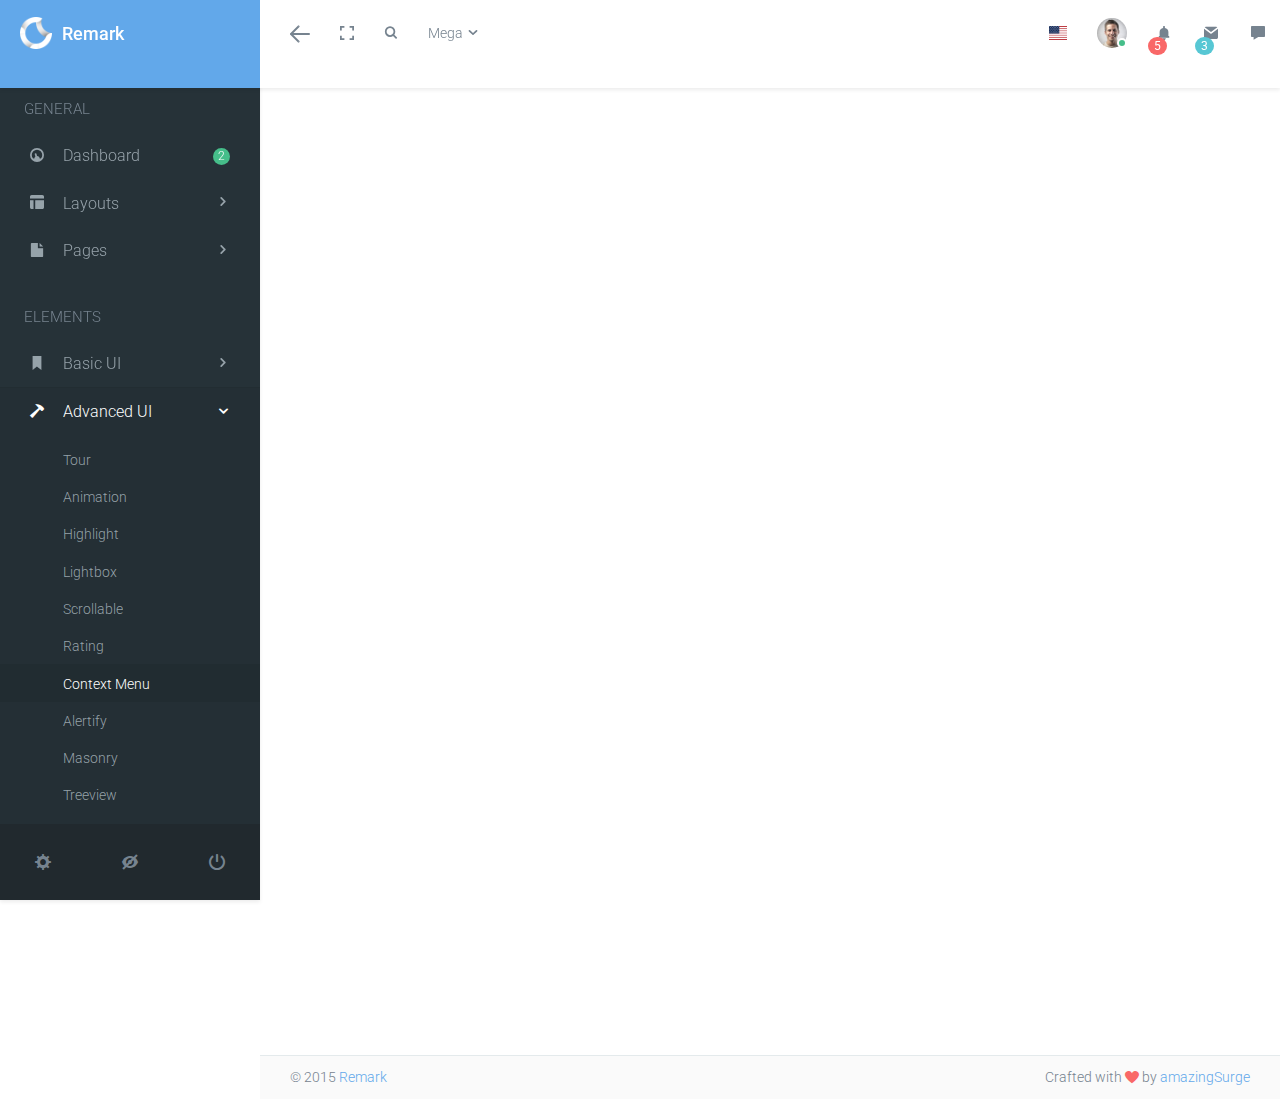
<file: advanced/context-menu.html>
<!DOCTYPE html>
<html class="no-js css-menubar" lang="en">
<head>
  <meta charset="utf-8">
  <meta http-equiv="X-UA-Compatible" content="IE=edge">
  <meta name="viewport" content="width=device-width, initial-scale=1.0, user-scalable=0, minimal-ui">
  <meta name="description" content="bootstrap admin template">
  <meta name="author" content="">

  <title>Context Menu | Remark Admin Template</title>

  <link rel="apple-touch-icon" href="../../assets/images/apple-touch-icon.png">
  <link rel="shortcut icon" href="../../assets/images/favicon.ico">

  <!-- Stylesheets -->
  <link rel="stylesheet" href="../../assets/css/bootstrap.min.css">
  <link rel="stylesheet" href="../../assets/css/bootstrap-extend.min.css">
  <link rel="stylesheet" href="../../assets/css/site.min.css">

  <!-- Plugins -->
  <link rel="stylesheet" href="../../assets/vendor/animsition/animsition.css">
  <link rel="stylesheet" href="../../assets/vendor/asscrollable/asScrollable.css">
  <link rel="stylesheet" href="../../assets/vendor/switchery/switchery.css">
  <link rel="stylesheet" href="../../assets/vendor/intro-js/introjs.css">
  <link rel="stylesheet" href="../../assets/vendor/slidepanel/slidePanel.css">
  <link rel="stylesheet" href="../../assets/vendor/flag-icon-css/flag-icon.css">

  <!-- Fonts -->
  <link rel="stylesheet" href="../../assets/fonts/web-icons/web-icons.min.css">
  <link rel="stylesheet" href="../../assets/fonts/brand-icons/brand-icons.min.css">
  <link rel='stylesheet' href='http://fonts.googleapis.com/css?family=Roboto:300,400,500,300italic'>

  <!--[if lt IE 9]>
    <script src="../../assets/vendor/html5shiv/html5shiv.min.js"></script>
    <![endif]-->

  <!--[if lt IE 10]>
    <script src="../../assets/vendor/media-match/media.match.min.js"></script>
    <script src="../../assets/vendor/respond/respond.min.js"></script>
    <![endif]-->

  <!-- Scripts -->
  <script src="../../assets/vendor/modernizr/modernizr.js"></script>
  <script src="../../assets/vendor/breakpoints/breakpoints.js"></script>
  <script>
    Breakpoints();
  </script>
</head>
<body>
  <!--[if lt IE 8]>
        <p class="browserupgrade">You are using an <strong>outdated</strong> browser. Please <a href="http://browsehappy.com/">upgrade your browser</a> to improve your experience.</p>
    <![endif]-->

  <nav class="site-navbar navbar navbar-default navbar-fixed-top navbar-mega" role="navigation">

    <div class="navbar-header">
      <button type="button" class="navbar-toggle hamburger hamburger-close navbar-toggle-left hided"
      data-toggle="menubar">
        <span class="sr-only">Toggle navigation</span>
        <span class="hamburger-bar"></span>
      </button>
      <button type="button" class="navbar-toggle collapsed" data-target="#site-navbar-collapse"
      data-toggle="collapse">
        <i class="icon wb-more-horizontal" aria-hidden="true"></i>
      </button>
      <div class="navbar-brand navbar-brand-center site-gridmenu-toggle" data-toggle="gridmenu">
        <img class="navbar-brand-logo" src="../../assets/images/logo.png" title="Remark">
        <span class="navbar-brand-text"> Remark</span>
      </div>
      <button type="button" class="navbar-toggle collapsed" data-target="#site-navbar-search"
      data-toggle="collapse">
        <span class="sr-only">Toggle Search</span>
        <i class="icon wb-search" aria-hidden="true"></i>
      </button>
    </div>

    <div class="navbar-container container-fluid">
      <!-- Navbar Collapse -->
      <div class="collapse navbar-collapse navbar-collapse-toolbar" id="site-navbar-collapse">
        <!-- Navbar Toolbar -->
        <ul class="nav navbar-toolbar">
          <li class="hidden-float" id="toggleMenubar">
            <a data-toggle="menubar" href="#" role="button">
              <i class="icon hamburger hamburger-arrow-left">
                  <span class="sr-only">Toggle menubar</span>
                  <span class="hamburger-bar"></span>
                </i>
            </a>
          </li>
          <li class="hidden-xs" id="toggleFullscreen">
            <a class="icon icon-fullscreen" data-toggle="fullscreen" href="#" role="button">
              <span class="sr-only">Toggle fullscreen</span>
            </a>
          </li>
          <li class="hidden-float">
            <a class="icon wb-search" data-toggle="collapse" href="#" data-target="#site-navbar-search"
            role="button">
              <span class="sr-only">Toggle Search</span>
            </a>
          </li>
          <li class="dropdown dropdown-fw dropdown-mega">
            <a class="dropdown-toggle" data-toggle="dropdown" href="#" aria-expanded="false"
            data-animation="fade" role="button">Mega <i class="icon wb-chevron-down-mini" aria-hidden="true"></i></a>
            <ul class="dropdown-menu" role="menu">
              <li role="presentation">
                <div class="mega-content">
                  <div class="row">
                    <div class="col-sm-4">
                      <h5>UI Kit</h5>
                      <ul class="blocks-2">
                        <li class="mega-menu margin-0">
                          <ul class="list-icons">
                            <li><i class="wb-chevron-right-mini" aria-hidden="true"></i>
                              <a
                              href="animation.html">Animation</a>
                            </li>
                            <li><i class="wb-chevron-right-mini" aria-hidden="true"></i>
                              <a
                              href="../uikit/buttons.html">Buttons</a>
                            </li>
                            <li><i class="wb-chevron-right-mini" aria-hidden="true"></i>
                              <a
                              href="../uikit/colors.html">Colors</a>
                            </li>
                            <li><i class="wb-chevron-right-mini" aria-hidden="true"></i>
                              <a
                              href="../uikit/dropdowns.html">Dropdowns</a>
                            </li>
                            <li><i class="wb-chevron-right-mini" aria-hidden="true"></i>
                              <a
                              href="../uikit/icons.html">Icons</a>
                            </li>
                            <li><i class="wb-chevron-right-mini" aria-hidden="true"></i>
                              <a
                              href="lightbox.html">Lightbox</a>
                            </li>
                          </ul>
                        </li>
                        <li class="mega-menu margin-0">
                          <ul class="list-icons">
                            <li><i class="wb-chevron-right-mini" aria-hidden="true"></i>
                              <a
                              href="../uikit/modals.html">Modals</a>
                            </li>
                            <li><i class="wb-chevron-right-mini" aria-hidden="true"></i>
                              <a
                              href="../uikit/panel-structure.html">Panels</a>
                            </li>
                            <li><i class="wb-chevron-right-mini" aria-hidden="true"></i>
                              <a
                              href="../structure/overlay.html">Overlay</a>
                            </li>
                            <li><i class="wb-chevron-right-mini" aria-hidden="true"></i>
                              <a
                              href="../uikit/tooltip-popover.html ">Tooltips</a>
                            </li>
                            <li><i class="wb-chevron-right-mini" aria-hidden="true"></i>
                              <a
                              href="scrollable.html">Scrollable</a>
                            </li>
                            <li><i class="wb-chevron-right-mini" aria-hidden="true"></i>
                              <a
                              href="../uikit/typography.html">Typography</a>
                            </li>
                          </ul>
                        </li>
                      </ul>
                    </div>
                    <div class="col-sm-4">
                      <h5>Media
                        <span class="badge badge-success">4</span>
                      </h5>
                      <ul class="blocks-3">
                        <li>
                          <a class="thumbnail margin-0" href="javascript:void(0)">
                            <img class="width-full" src="../../assets/photos/placeholder.png" alt="..." />
                          </a>
                        </li>
                        <li>
                          <a class="thumbnail margin-0" href="javascript:void(0)">
                            <img class="width-full" src="../../assets/photos/placeholder.png" alt="..." />
                          </a>
                        </li>
                        <li>
                          <a class="thumbnail margin-0" href="javascript:void(0)">
                            <img class="width-full" src="../../assets/photos/placeholder.png" alt="..." />
                          </a>
                        </li>
                        <li>
                          <a class="thumbnail margin-0" href="javascript:void(0)">
                            <img class="width-full" src="../../assets/photos/placeholder.png" alt="..." />
                          </a>
                        </li>
                        <li>
                          <a class="thumbnail margin-0" href="javascript:void(0)">
                            <img class="width-full" src="../../assets/photos/placeholder.png" alt="..." />
                          </a>
                        </li>
                        <li>
                          <a class="thumbnail margin-0" href="javascript:void(0)">
                            <img class="width-full" src="../../assets/photos/placeholder.png" alt="..." />
                          </a>
                        </li>
                      </ul>
                    </div>
                    <div class="col-sm-4">
                      <h5 class="margin-bottom-0">Accordion</h5>
                      <!-- Accordion -->
                      <div class="panel-group panel-group-simple" id="siteMegaAccordion" aria-multiselectable="true"
                      role="tablist">
                        <div class="panel">
                          <div class="panel-heading" id="siteMegaAccordionHeadingOne" role="tab">
                            <a class="panel-title" data-toggle="collapse" href="#siteMegaCollapseOne" data-parent="#siteMegaAccordion"
                            aria-expanded="false" aria-controls="siteMegaCollapseOne">
                                Collapsible Group Item #1
                              </a>
                          </div>
                          <div class="panel-collapse collapse" id="siteMegaCollapseOne" aria-labelledby="siteMegaAccordionHeadingOne"
                          role="tabpanel">
                            <div class="panel-body">
                              De moveat laudatur vestra parum doloribus labitur sentire partes, eripuit praesenti
                              congressus ostendit alienae, voluptati ornateque
                              accusamus clamat reperietur convicia albucius.
                            </div>
                          </div>
                        </div>
                        <div class="panel">
                          <div class="panel-heading" id="siteMegaAccordionHeadingTwo" role="tab">
                            <a class="panel-title collapsed" data-toggle="collapse" href="#siteMegaCollapseTwo"
                            data-parent="#siteMegaAccordion" aria-expanded="false"
                            aria-controls="siteMegaCollapseTwo">
                                Collapsible Group Item #2
                              </a>
                          </div>
                          <div class="panel-collapse collapse" id="siteMegaCollapseTwo" aria-labelledby="siteMegaAccordionHeadingTwo"
                          role="tabpanel">
                            <div class="panel-body">
                              Praestabiliorem. Pellat excruciant legantur ullum leniter vacare foris voluptate
                              loco ignavi, credo videretur multoque choro fatemur
                              mortis animus adoptionem, bello statuat expediunt
                              naturales.
                            </div>
                          </div>
                        </div>

                        <div class="panel">
                          <div class="panel-heading" id="siteMegaAccordionHeadingThree" role="tab">
                            <a class="panel-title collapsed" data-toggle="collapse" href="#siteMegaCollapseThree"
                            data-parent="#siteMegaAccordion" aria-expanded="false"
                            aria-controls="siteMegaCollapseThree">
                                Collapsible Group Item #3
                              </a>
                          </div>
                          <div class="panel-collapse collapse" id="siteMegaCollapseThree" aria-labelledby="siteMegaAccordionHeadingThree"
                          role="tabpanel">
                            <div class="panel-body">
                              Horum, antiquitate perciperet d conspectum locus obruamus animumque perspici probabis
                              suscipere. Desiderat magnum, contenta poena desiderant
                              concederetur menandri damna disputandum corporum.
                            </div>
                          </div>
                        </div>
                      </div>
                      <!-- End Accordion -->
                    </div>
                  </div>
                </div>
              </li>
            </ul>
          </li>
        </ul>
        <!-- End Navbar Toolbar -->

        <!-- Navbar Toolbar Right -->
        <ul class="nav navbar-toolbar navbar-right navbar-toolbar-right">
          <li class="dropdown">
            <a class="dropdown-toggle" data-toggle="dropdown" href="javascript:void(0)" data-animation="scale-up"
            aria-expanded="false" role="button">
              <span class="flag-icon flag-icon-us"></span>
            </a>
            <ul class="dropdown-menu" role="menu">
              <li role="presentation">
                <a href="javascript:void(0)" role="menuitem">
                  <span class="flag-icon flag-icon-gb"></span> English</a>
              </li>
              <li role="presentation">
                <a href="javascript:void(0)" role="menuitem">
                  <span class="flag-icon flag-icon-fr"></span> French</a>
              </li>
              <li role="presentation">
                <a href="javascript:void(0)" role="menuitem">
                  <span class="flag-icon flag-icon-cn"></span> Chinese</a>
              </li>
              <li role="presentation">
                <a href="javascript:void(0)" role="menuitem">
                  <span class="flag-icon flag-icon-de"></span> German</a>
              </li>
              <li role="presentation">
                <a href="javascript:void(0)" role="menuitem">
                  <span class="flag-icon flag-icon-nl"></span> Dutch</a>
              </li>
            </ul>
          </li>
          <li class="dropdown">
            <a class="navbar-avatar dropdown-toggle" data-toggle="dropdown" href="#" aria-expanded="false"
            data-animation="scale-up" role="button">
              <span class="avatar avatar-online">
                <img src="../../assets/portraits/5.jpg" alt="...">
                <i></i>
              </span>
            </a>
            <ul class="dropdown-menu" role="menu">
              <li role="presentation">
                <a href="javascript:void(0)" role="menuitem"><i class="icon wb-user" aria-hidden="true"></i> Profile</a>
              </li>
              <li role="presentation">
                <a href="javascript:void(0)" role="menuitem"><i class="icon wb-payment" aria-hidden="true"></i> Billing</a>
              </li>
              <li role="presentation">
                <a href="javascript:void(0)" role="menuitem"><i class="icon wb-settings" aria-hidden="true"></i> Settings</a>
              </li>
              <li class="divider" role="presentation"></li>
              <li role="presentation">
                <a href="javascript:void(0)" role="menuitem"><i class="icon wb-power" aria-hidden="true"></i> Logout</a>
              </li>
            </ul>
          </li>
          <li class="dropdown">
            <a data-toggle="dropdown" href="javascript:void(0)" title="Notifications" aria-expanded="false"
            data-animation="scale-up" role="button">
              <i class="icon wb-bell" aria-hidden="true"></i>
              <span class="badge badge-danger up">5</span>
            </a>
            <ul class="dropdown-menu dropdown-menu-right dropdown-menu-media" role="menu">
              <li class="dropdown-menu-header" role="presentation">
                <h5>NOTIFICATIONS</h5>
                <span class="label label-round label-danger">New 5</span>
              </li>

              <li class="list-group" role="presentation">
                <div data-role="container">
                  <div data-role="content">
                    <a class="list-group-item" href="javascript:void(0)" role="menuitem">
                      <div class="media">
                        <div class="media-left padding-right-10">
                          <i class="icon wb-order bg-red-600 white icon-circle" aria-hidden="true"></i>
                        </div>
                        <div class="media-body">
                          <h6 class="media-heading">A new order has been placed</h6>
                          <time class="media-meta" datetime="2015-06-12T20:50:48+08:00">5 hours ago</time>
                        </div>
                      </div>
                    </a>
                    <a class="list-group-item" href="javascript:void(0)" role="menuitem">
                      <div class="media">
                        <div class="media-left padding-right-10">
                          <i class="icon wb-user bg-green-600 white icon-circle" aria-hidden="true"></i>
                        </div>
                        <div class="media-body">
                          <h6 class="media-heading">Completed the task</h6>
                          <time class="media-meta" datetime="2015-06-11T18:29:20+08:00">2 days ago</time>
                        </div>
                      </div>
                    </a>
                    <a class="list-group-item" href="javascript:void(0)" role="menuitem">
                      <div class="media">
                        <div class="media-left padding-right-10">
                          <i class="icon wb-settings bg-red-600 white icon-circle" aria-hidden="true"></i>
                        </div>
                        <div class="media-body">
                          <h6 class="media-heading">Settings updated</h6>
                          <time class="media-meta" datetime="2015-06-11T14:05:00+08:00">2 days ago</time>
                        </div>
                      </div>
                    </a>
                    <a class="list-group-item" href="javascript:void(0)" role="menuitem">
                      <div class="media">
                        <div class="media-left padding-right-10">
                          <i class="icon wb-calendar bg-blue-600 white icon-circle" aria-hidden="true"></i>
                        </div>
                        <div class="media-body">
                          <h6 class="media-heading">Event started</h6>
                          <time class="media-meta" datetime="2015-06-10T13:50:18+08:00">3 days ago</time>
                        </div>
                      </div>
                    </a>
                    <a class="list-group-item" href="javascript:void(0)" role="menuitem">
                      <div class="media">
                        <div class="media-left padding-right-10">
                          <i class="icon wb-chat bg-orange-600 white icon-circle" aria-hidden="true"></i>
                        </div>
                        <div class="media-body">
                          <h6 class="media-heading">Message received</h6>
                          <time class="media-meta" datetime="2015-06-10T12:34:48+08:00">3 days ago</time>
                        </div>
                      </div>
                    </a>
                  </div>
                </div>
              </li>
              <li class="dropdown-menu-footer" role="presentation">
                <a class="dropdown-menu-footer-btn" href="javascript:void(0)" role="button">
                  <i class="icon wb-settings" aria-hidden="true"></i>
                </a>
                <a href="javascript:void(0)" role="menuitem">
                    All notifications
                  </a>
              </li>
            </ul>
          </li>
          <li class="dropdown">
            <a data-toggle="dropdown" href="javascript:void(0)" title="Messages" aria-expanded="false"
            data-animation="scale-up" role="button">
              <i class="icon wb-envelope" aria-hidden="true"></i>
              <span class="badge badge-info up">3</span>
            </a>
            <ul class="dropdown-menu dropdown-menu-right dropdown-menu-media" role="menu">
              <li class="dropdown-menu-header" role="presentation">
                <h5>MESSAGES</h5>
                <span class="label label-round label-info">New 3</span>
              </li>

              <li class="list-group" role="presentation">
                <div data-role="container">
                  <div data-role="content">
                    <a class="list-group-item" href="javascript:void(0)" role="menuitem">
                      <div class="media">
                        <div class="media-left padding-right-10">
                          <span class="avatar avatar-sm avatar-online">
                            <img src="../../assets/portraits/2.jpg" alt="..." />
                            <i></i>
                          </span>
                        </div>
                        <div class="media-body">
                          <h6 class="media-heading">Mary Adams</h6>
                          <div class="media-meta">
                            <time datetime="2015-06-17T20:22:05+08:00">30 minutes ago</time>
                          </div>
                          <div class="media-detail">Anyways, i would like just do it</div>
                        </div>
                      </div>
                    </a>
                    <a class="list-group-item" href="javascript:void(0)" role="menuitem">
                      <div class="media">
                        <div class="media-left padding-right-10">
                          <span class="avatar avatar-sm avatar-off">
                            <img src="../../assets/portraits/3.jpg" alt="..." />
                            <i></i>
                          </span>
                        </div>
                        <div class="media-body">
                          <h6 class="media-heading">Caleb Richards</h6>
                          <div class="media-meta">
                            <time datetime="2015-06-17T12:30:30+08:00">12 hours ago</time>
                          </div>
                          <div class="media-detail">I checheck the document. But there seems</div>
                        </div>
                      </div>
                    </a>
                    <a class="list-group-item" href="javascript:void(0)" role="menuitem">
                      <div class="media">
                        <div class="media-left padding-right-10">
                          <span class="avatar avatar-sm avatar-busy">
                            <img src="../../assets/portraits/4.jpg" alt="..." />
                            <i></i>
                          </span>
                        </div>
                        <div class="media-body">
                          <h6 class="media-heading">June Lane</h6>
                          <div class="media-meta">
                            <time datetime="2015-06-16T18:38:40+08:00">2 days ago</time>
                          </div>
                          <div class="media-detail">Lorem ipsum Id consectetur et minim</div>
                        </div>
                      </div>
                    </a>
                    <a class="list-group-item" href="javascript:void(0)" role="menuitem">
                      <div class="media">
                        <div class="media-left padding-right-10">
                          <span class="avatar avatar-sm avatar-away">
                            <img src="../../assets/portraits/5.jpg" alt="..." />
                            <i></i>
                          </span>
                        </div>
                        <div class="media-body">
                          <h6 class="media-heading">Edward Fletcher</h6>
                          <div class="media-meta">
                            <time datetime="2015-06-15T20:34:48+08:00">3 days ago</time>
                          </div>
                          <div class="media-detail">Dolor et irure cupidatat commodo nostrud nostrud.</div>
                        </div>
                      </div>
                    </a>
                  </div>
                </div>
              </li>
              <li class="dropdown-menu-footer" role="presentation">
                <a class="dropdown-menu-footer-btn" href="javascript:void(0)" role="button">
                  <i class="icon wb-settings" aria-hidden="true"></i>
                </a>
                <a href="javascript:void(0)" role="menuitem">
                    See all messages
                  </a>
              </li>
            </ul>
          </li>
          <li id="toggleChat">
            <a data-toggle="site-sidebar" href="javascript:void(0)" title="Chat" data-url="../site-sidebar.tpl">
              <i class="icon wb-chat" aria-hidden="true"></i>
            </a>
          </li>
        </ul>
        <!-- End Navbar Toolbar Right -->
      </div>
      <!-- End Navbar Collapse -->

      <!-- Site Navbar Seach -->
      <div class="collapse navbar-search-overlap" id="site-navbar-search">
        <form role="search">
          <div class="form-group">
            <div class="input-search">
              <i class="input-search-icon wb-search" aria-hidden="true"></i>
              <input type="text" class="form-control" name="site-search" placeholder="Search...">
              <button type="button" class="input-search-close icon wb-close" data-target="#site-navbar-search"
              data-toggle="collapse" aria-label="Close"></button>
            </div>
          </div>
        </form>
      </div>
      <!-- End Site Navbar Seach -->
    </div>
  </nav>
  <div class="site-menubar">
    <div class="site-menubar-body">
      <div>
        <div>
          <ul class="site-menu">
            <li class="site-menu-category">General</li>
            <li class="site-menu-item has-sub">
              <a href="javascript:void(0)" data-slug="dashboard">
                <i class="site-menu-icon wb-dashboard" aria-hidden="true"></i>
                <span class="site-menu-title">Dashboard</span>
                <div class="site-menu-badge">
                  <span class="badge badge-success">2</span>
                </div>
              </a>
              <ul class="site-menu-sub">
                <li class="site-menu-item">
                  <a class="animsition-link" href="../index.html" data-slug="dashboard-v1">
                    <i class="site-menu-icon " aria-hidden="true"></i>
                    <span class="site-menu-title">Dashboard v1</span>
                  </a>
                </li>
                <li class="site-menu-item">
                  <a class="animsition-link" href="../dashboard/v2.html" data-slug="dashboard-v2">
                    <i class="site-menu-icon " aria-hidden="true"></i>
                    <span class="site-menu-title">Dashboard v2</span>
                  </a>
                </li>
              </ul>
            </li>
            <li class="site-menu-item has-sub">
              <a href="javascript:void(0)" data-slug="layout">
                <i class="site-menu-icon wb-layout" aria-hidden="true"></i>
                <span class="site-menu-title">Layouts</span>
                <span class="site-menu-arrow"></span>
              </a>
              <ul class="site-menu-sub">
                <li class="site-menu-item">
                  <a class="animsition-link" href="../layouts/menu-collapsed.html" data-slug="layout-menu-collapsed">
                    <i class="site-menu-icon " aria-hidden="true"></i>
                    <span class="site-menu-title">Menu Collapsed</span>
                  </a>
                </li>
                <li class="site-menu-item">
                  <a class="animsition-link" href="../layouts/menu-expended.html" data-slug="layout-menu-expended">
                    <i class="site-menu-icon " aria-hidden="true"></i>
                    <span class="site-menu-title">Menu Expended</span>
                  </a>
                </li>
                <li class="site-menu-item">
                  <a class="animsition-link" href="../layouts/grids.html" data-slug="layout-grids">
                    <i class="site-menu-icon " aria-hidden="true"></i>
                    <span class="site-menu-title">Grid Scaffolding</span>
                  </a>
                </li>
                <li class="site-menu-item">
                  <a class="animsition-link" href="../layouts/headers.html" data-slug="layout-headers">
                    <i class="site-menu-icon " aria-hidden="true"></i>
                    <span class="site-menu-title">Different Headers</span>
                  </a>
                </li>
                <li class="site-menu-item">
                  <a class="animsition-link" href="../layouts/panel-transition.html" data-slug="layout-panel-transition">
                    <i class="site-menu-icon " aria-hidden="true"></i>
                    <span class="site-menu-title">Panel Transition</span>
                  </a>
                </li>
                <li class="site-menu-item">
                  <a class="animsition-link" href="../layouts/boxed.html" data-slug="layout-boxed">
                    <i class="site-menu-icon " aria-hidden="true"></i>
                    <span class="site-menu-title">Boxed Layout</span>
                  </a>
                </li>
                <li class="site-menu-item">
                  <a class="animsition-link" href="../layouts/two-columns.html" data-slug="layout-two-columns">
                    <i class="site-menu-icon " aria-hidden="true"></i>
                    <span class="site-menu-title">Two Columns</span>
                  </a>
                </li>
                <li class="site-menu-item">
                  <a class="animsition-link" href="../layouts/menubar-flipped.html" data-slug="layout-menubar-flipped">
                    <i class="site-menu-icon " aria-hidden="true"></i>
                    <span class="site-menu-title">Menubar Flipped</span>
                  </a>
                </li>
                <li class="site-menu-item">
                  <a class="animsition-link" href="../layouts/menubar-native-scrolling.html" data-slug="layout-menubar-native-scrolling">
                    <i class="site-menu-icon " aria-hidden="true"></i>
                    <span class="site-menu-title">Menubar Native Scrolling</span>
                  </a>
                </li>
                <li class="site-menu-item">
                  <a class="animsition-link" href="../layouts/bordered-header.html" data-slug="layout-bordered-header">
                    <i class="site-menu-icon " aria-hidden="true"></i>
                    <span class="site-menu-title">Bordered Header</span>
                  </a>
                </li>
              </ul>
            </li>
            <li class="site-menu-item has-sub">
              <a href="javascript:void(0)" data-slug="page">
                <i class="site-menu-icon wb-file" aria-hidden="true"></i>
                <span class="site-menu-title">Pages</span>
                <span class="site-menu-arrow"></span>
              </a>
              <ul class="site-menu-sub">
                <li class="site-menu-item has-sub">
                  <a href="javascript:void(0)" data-slug="">
                    <i class="site-menu-icon " aria-hidden="true"></i>
                    <span class="site-menu-title">Errors</span>
                    <span class="site-menu-arrow"></span>
                  </a>
                  <ul class="site-menu-sub">
                    <li class="site-menu-item">
                      <a class="animsition-link" href="../pages/400.html" data-slug="page-error-400">
                        <i class="site-menu-icon " aria-hidden="true"></i>
                        <span class="site-menu-title">400</span>
                      </a>
                    </li>
                    <li class="site-menu-item">
                      <a class="animsition-link" href="../pages/403.html" data-slug="page-error-403">
                        <i class="site-menu-icon " aria-hidden="true"></i>
                        <span class="site-menu-title">403</span>
                      </a>
                    </li>
                    <li class="site-menu-item">
                      <a class="animsition-link" href="../pages/404.html" data-slug="page-error-404">
                        <i class="site-menu-icon " aria-hidden="true"></i>
                        <span class="site-menu-title">404</span>
                      </a>
                    </li>
                    <li class="site-menu-item">
                      <a class="animsition-link" href="../pages/500.html" data-slug="page-error-500">
                        <i class="site-menu-icon " aria-hidden="true"></i>
                        <span class="site-menu-title">500</span>
                      </a>
                    </li>
                    <li class="site-menu-item">
                      <a class="animsition-link" href="../pages/503.html" data-slug="page-error-503">
                        <i class="site-menu-icon " aria-hidden="true"></i>
                        <span class="site-menu-title">503</span>
                      </a>
                    </li>
                  </ul>
                </li>
                <li class="site-menu-item">
                  <a class="animsition-link" href="../pages/faq.html" data-slug="page-faq">
                    <i class="site-menu-icon " aria-hidden="true"></i>
                    <span class="site-menu-title">FAQ</span>
                  </a>
                </li>
                <li class="site-menu-item">
                  <a class="animsition-link" href="../pages/gallery.html" data-slug="page-gallery">
                    <i class="site-menu-icon " aria-hidden="true"></i>
                    <span class="site-menu-title">Gallery</span>
                  </a>
                </li>
                <li class="site-menu-item">
                  <a class="animsition-link" href="../pages/gallery-grid.html" data-slug="page-gallery-grid">
                    <i class="site-menu-icon " aria-hidden="true"></i>
                    <span class="site-menu-title">Gallery Grid</span>
                  </a>
                </li>
                <li class="site-menu-item">
                  <a class="animsition-link" href="../pages/search-result.html" data-slug="page-search-result">
                    <i class="site-menu-icon " aria-hidden="true"></i>
                    <span class="site-menu-title">Search Result</span>
                  </a>
                </li>
                <li class="site-menu-item has-sub">
                  <a href="javascript:void(0)" data-slug="page-map">
                    <i class="site-menu-icon " aria-hidden="true"></i>
                    <span class="site-menu-title">Maps</span>
                    <span class="site-menu-arrow"></span>
                  </a>
                  <ul class="site-menu-sub">
                    <li class="site-menu-item">
                      <a class="animsition-link" href="../pages/map-google.html" data-slug="page-map-google">
                        <i class="site-menu-icon " aria-hidden="true"></i>
                        <span class="site-menu-title">Google Maps</span>
                      </a>
                    </li>
                    <li class="site-menu-item">
                      <a class="animsition-link" href="../pages/map-vector.html" data-slug="page-map-vector">
                        <i class="site-menu-icon " aria-hidden="true"></i>
                        <span class="site-menu-title">Vector Maps</span>
                      </a>
                    </li>
                  </ul>
                </li>
                <li class="site-menu-item">
                  <a class="animsition-link" href="../pages/maintenance.html" data-slug="page-maintenance">
                    <i class="site-menu-icon " aria-hidden="true"></i>
                    <span class="site-menu-title">Maintenance</span>
                  </a>
                </li>
                <li class="site-menu-item">
                  <a class="animsition-link" href="../pages/forgot-password.html" data-slug="page-forgot-password">
                    <i class="site-menu-icon " aria-hidden="true"></i>
                    <span class="site-menu-title">Forgot Password</span>
                  </a>
                </li>
                <li class="site-menu-item">
                  <a class="animsition-link" href="../pages/lockscreen.html" data-slug="page-lockscreen">
                    <i class="site-menu-icon " aria-hidden="true"></i>
                    <span class="site-menu-title">Lockscreen</span>
                  </a>
                </li>
                <li class="site-menu-item">
                  <a class="animsition-link" href="../pages/login.html" data-slug="page-login">
                    <i class="site-menu-icon " aria-hidden="true"></i>
                    <span class="site-menu-title">Login</span>
                  </a>
                </li>
                <li class="site-menu-item">
                  <a class="animsition-link" href="../pages/register.html" data-slug="page-register">
                    <i class="site-menu-icon " aria-hidden="true"></i>
                    <span class="site-menu-title">Register</span>
                  </a>
                </li>
                <li class="site-menu-item">
                  <a class="animsition-link" href="../pages/login-v2.html" data-slug="page-login-v2">
                    <i class="site-menu-icon " aria-hidden="true"></i>
                    <span class="site-menu-title">Login V2</span>
                  </a>
                </li>
                <li class="site-menu-item">
                  <a class="animsition-link" href="../pages/register-v2.html" data-slug="page-register-v2">
                    <i class="site-menu-icon " aria-hidden="true"></i>
                    <span class="site-menu-title">Register V2</span>
                    <div class="site-menu-label">
                      <span class="label label-info label-round">new</span>
                    </div>
                  </a>
                </li>
                <li class="site-menu-item">
                  <a class="animsition-link" href="../pages/login-v3.html" data-slug="page-login-v3">
                    <i class="site-menu-icon " aria-hidden="true"></i>
                    <span class="site-menu-title">Login V3</span>
                  </a>
                </li>
                <li class="site-menu-item">
                  <a class="animsition-link" href="../pages/register-v3.html" data-slug="page-register-v3">
                    <i class="site-menu-icon " aria-hidden="true"></i>
                    <span class="site-menu-title">Register V3</span>
                  </a>
                </li>
                <li class="site-menu-item">
                  <a class="animsition-link" href="../pages/user.html" data-slug="page-user">
                    <i class="site-menu-icon " aria-hidden="true"></i>
                    <span class="site-menu-title">User List</span>
                  </a>
                </li>
                <li class="site-menu-item">
                  <a class="animsition-link" href="../pages/invoice.html" data-slug="page-invoice">
                    <i class="site-menu-icon " aria-hidden="true"></i>
                    <span class="site-menu-title">Invoice</span>
                  </a>
                </li>
                <li class="site-menu-item">
                  <a class="animsition-link" href="../pages/blank.html" data-slug="page-blank">
                    <i class="site-menu-icon " aria-hidden="true"></i>
                    <span class="site-menu-title">Blank Page</span>
                  </a>
                </li>
                <li class="site-menu-item">
                  <a class="animsition-link" href="../pages/email.html" data-slug="page-email">
                    <i class="site-menu-icon " aria-hidden="true"></i>
                    <span class="site-menu-title">Email</span>
                  </a>
                </li>
                <li class="site-menu-item">
                  <a class="animsition-link" href="../pages/code-editor.html" data-slug="page-code-editor">
                    <i class="site-menu-icon " aria-hidden="true"></i>
                    <span class="site-menu-title">Code Editor</span>
                  </a>
                </li>
                <li class="site-menu-item">
                  <a class="animsition-link" href="../pages/profile.html" data-slug="page-profile">
                    <i class="site-menu-icon " aria-hidden="true"></i>
                    <span class="site-menu-title">Profile</span>
                  </a>
                </li>
              </ul>
            </li>
            <li class="site-menu-category">Elements</li>
            <li class="site-menu-item has-sub">
              <a href="javascript:void(0)" data-slug="uikit">
                <i class="site-menu-icon wb-bookmark" aria-hidden="true"></i>
                <span class="site-menu-title">Basic UI</span>
                <span class="site-menu-arrow"></span>
              </a>
              <ul class="site-menu-sub">
                <li class="site-menu-item has-sub">
                  <a href="javascript:void(0)" data-slug="uikit-panel">
                    <i class="site-menu-icon " aria-hidden="true"></i>
                    <span class="site-menu-title">Panel</span>
                    <span class="site-menu-arrow"></span>
                  </a>
                  <ul class="site-menu-sub">
                    <li class="site-menu-item">
                      <a class="animsition-link" href="../uikit/panel-structure.html" data-slug="uikit-panel-structure">
                        <i class="site-menu-icon " aria-hidden="true"></i>
                        <span class="site-menu-title">Panel Structure</span>
                      </a>
                    </li>
                    <li class="site-menu-item">
                      <a class="animsition-link" href="../uikit/panel-actions.html" data-slug="uikit-panel-actions">
                        <i class="site-menu-icon " aria-hidden="true"></i>
                        <span class="site-menu-title">Panel Actions</span>
                      </a>
                    </li>
                    <li class="site-menu-item">
                      <a class="animsition-link" href="../uikit/panel-portlets.html" data-slug="uikit-panel-portlets">
                        <i class="site-menu-icon " aria-hidden="true"></i>
                        <span class="site-menu-title">Panel Portlets</span>
                      </a>
                    </li>
                  </ul>
                </li>
                <li class="site-menu-item">
                  <a class="animsition-link" href="../uikit/buttons.html" data-slug="uikit-buttons">
                    <i class="site-menu-icon " aria-hidden="true"></i>
                    <span class="site-menu-title">Buttons</span>
                  </a>
                </li>
                <li class="site-menu-item">
                  <a class="animsition-link" href="../uikit/dropdowns.html" data-slug="uikit-dropdowns">
                    <i class="site-menu-icon " aria-hidden="true"></i>
                    <span class="site-menu-title">Dropdowns</span>
                  </a>
                </li>
                <li class="site-menu-item">
                  <a class="animsition-link" href="../uikit/icons.html" data-slug="uikit-icons">
                    <i class="site-menu-icon " aria-hidden="true"></i>
                    <span class="site-menu-title">Icons</span>
                  </a>
                </li>
                <li class="site-menu-item">
                  <a class="animsition-link" href="../uikit/list.html" data-slug="uikit-list">
                    <i class="site-menu-icon " aria-hidden="true"></i>
                    <span class="site-menu-title">List</span>
                  </a>
                </li>
                <li class="site-menu-item">
                  <a class="animsition-link" href="../uikit/tooltip-popover.html" data-slug="uikit-tooltip-popover">
                    <i class="site-menu-icon " aria-hidden="true"></i>
                    <span class="site-menu-title">Tooltip &amp; Popover</span>
                  </a>
                </li>
                <li class="site-menu-item">
                  <a class="animsition-link" href="../uikit/modals.html" data-slug="uikit-modals">
                    <i class="site-menu-icon " aria-hidden="true"></i>
                    <span class="site-menu-title">Modals</span>
                  </a>
                </li>
                <li class="site-menu-item">
                  <a class="animsition-link" href="../uikit/tabs-accordions.html" data-slug="uikit-tabs-accordions">
                    <i class="site-menu-icon " aria-hidden="true"></i>
                    <span class="site-menu-title">Tabs &amp; Accordions</span>
                  </a>
                </li>
                <li class="site-menu-item">
                  <a class="animsition-link" href="../uikit/images.html" data-slug="uikit-images">
                    <i class="site-menu-icon " aria-hidden="true"></i>
                    <span class="site-menu-title">Images</span>
                  </a>
                </li>
                <li class="site-menu-item">
                  <a class="animsition-link" href="../uikit/badges-labels.html" data-slug="uikit-badges-labels">
                    <i class="site-menu-icon " aria-hidden="true"></i>
                    <span class="site-menu-title">Badges &amp; Labels</span>
                  </a>
                </li>
                <li class="site-menu-item">
                  <a class="animsition-link" href="../uikit/progress-bars.html" data-slug="uikit-progress-bars">
                    <i class="site-menu-icon " aria-hidden="true"></i>
                    <span class="site-menu-title">Progress Bars</span>
                  </a>
                </li>
                <li class="site-menu-item">
                  <a class="animsition-link" href="../uikit/carousel.html" data-slug="uikit-carousel">
                    <i class="site-menu-icon " aria-hidden="true"></i>
                    <span class="site-menu-title">Carousel</span>
                  </a>
                </li>
                <li class="site-menu-item">
                  <a class="animsition-link" href="../uikit/typography.html" data-slug="uikit-typography">
                    <i class="site-menu-icon " aria-hidden="true"></i>
                    <span class="site-menu-title">Typography</span>
                  </a>
                </li>
                <li class="site-menu-item">
                  <a class="animsition-link" href="../uikit/colors.html" data-slug="uikit-colors">
                    <i class="site-menu-icon " aria-hidden="true"></i>
                    <span class="site-menu-title">Colors</span>
                  </a>
                </li>
                <li class="site-menu-item">
                  <a class="animsition-link" href="../uikit/utilities.html" data-slug="uikit-utilities">
                    <i class="site-menu-icon " aria-hidden="true"></i>
                    <span class="site-menu-title">Utilties</span>
                  </a>
                </li>
              </ul>
            </li>
            <li class="site-menu-item has-sub active open">
              <a href="javascript:void(0)" data-slug="advanced">
                <i class="site-menu-icon wb-hammer" aria-hidden="true"></i>
                <span class="site-menu-title">Advanced UI</span>
                <span class="site-menu-arrow"></span>
              </a>
              <ul class="site-menu-sub">
                <li class="site-menu-item hidden-xs">
                  <a href="javascript:void(0)" data-slug="advanced-tour">
                    <i class="site-menu-icon " aria-hidden="true"></i>
                    <span class="site-menu-title">Tour</span>
                  </a>
                </li>
                <li class="site-menu-item">
                  <a class="animsition-link" href="animation.html" data-slug="advanced-animation">
                    <i class="site-menu-icon " aria-hidden="true"></i>
                    <span class="site-menu-title">Animation</span>
                  </a>
                </li>
                <li class="site-menu-item">
                  <a class="animsition-link" href="highlight.html" data-slug="advanced-highlight">
                    <i class="site-menu-icon " aria-hidden="true"></i>
                    <span class="site-menu-title">Highlight</span>
                  </a>
                </li>
                <li class="site-menu-item">
                  <a class="animsition-link" href="lightbox.html" data-slug="advanced-lightbox">
                    <i class="site-menu-icon " aria-hidden="true"></i>
                    <span class="site-menu-title">Lightbox</span>
                  </a>
                </li>
                <li class="site-menu-item">
                  <a class="animsition-link" href="scrollable.html" data-slug="advanced-scrollable">
                    <i class="site-menu-icon " aria-hidden="true"></i>
                    <span class="site-menu-title">Scrollable</span>
                  </a>
                </li>
                <li class="site-menu-item">
                  <a class="animsition-link" href="rating.html" data-slug="advanced-rating">
                    <i class="site-menu-icon " aria-hidden="true"></i>
                    <span class="site-menu-title">Rating</span>
                  </a>
                </li>
                <li class="site-menu-item active">
                  <a class="animsition-link" href="context-menu.html" data-slug="advanced-context-menu">
                    <i class="site-menu-icon " aria-hidden="true"></i>
                    <span class="site-menu-title">Context Menu</span>
                  </a>
                </li>
                <li class="site-menu-item">
                  <a class="animsition-link" href="alertify.html" data-slug="advanced-alertify">
                    <i class="site-menu-icon " aria-hidden="true"></i>
                    <span class="site-menu-title">Alertify</span>
                  </a>
                </li>
                <li class="site-menu-item">
                  <a class="animsition-link" href="masonry.html" data-slug="advanced-masonry">
                    <i class="site-menu-icon " aria-hidden="true"></i>
                    <span class="site-menu-title">Masonry</span>
                  </a>
                </li>
                <li class="site-menu-item">
                  <a class="animsition-link" href="treeview.html" data-slug="advanced-treeview">
                    <i class="site-menu-icon " aria-hidden="true"></i>
                    <span class="site-menu-title">Treeview</span>
                  </a>
                </li>
                <li class="site-menu-item">
                  <a class="animsition-link" href="toastr.html" data-slug="advanced-toastr">
                    <i class="site-menu-icon " aria-hidden="true"></i>
                    <span class="site-menu-title">Toastr</span>
                  </a>
                </li>
                <li class="site-menu-item">
                  <a class="animsition-link" href="maps-vector.html" data-slug="advanced-maps-vector">
                    <i class="site-menu-icon " aria-hidden="true"></i>
                    <span class="site-menu-title">Vector Maps</span>
                  </a>
                </li>
                <li class="site-menu-item">
                  <a class="animsition-link" href="maps-google.html" data-slug="advanced-maps-google">
                    <i class="site-menu-icon " aria-hidden="true"></i>
                    <span class="site-menu-title">Google Maps</span>
                  </a>
                </li>
                <li class="site-menu-item">
                  <a class="animsition-link" href="sortable-nestable.html" data-slug="advanced-sortable-nestable">
                    <i class="site-menu-icon " aria-hidden="true"></i>
                    <span class="site-menu-title">Sortable &amp; Nestable</span>
                  </a>
                </li>
                <li class="site-menu-item">
                  <a class="animsition-link" href="bootbox-sweetalert.html" data-slug="advanced-bootbox-sweetalert">
                    <i class="site-menu-icon " aria-hidden="true"></i>
                    <span class="site-menu-title">Bootbox &amp; Sweetalert</span>
                  </a>
                </li>
              </ul>
            </li>
            <li class="site-menu-item has-sub">
              <a href="javascript:void(0)" data-slug="structure">
                <i class="site-menu-icon wb-plugin" aria-hidden="true"></i>
                <span class="site-menu-title">Structure</span>
                <span class="site-menu-arrow"></span>
              </a>
              <ul class="site-menu-sub">
                <li class="site-menu-item">
                  <a class="animsition-link" href="../structure/alerts.html" data-slug="structure-alerts">
                    <i class="site-menu-icon " aria-hidden="true"></i>
                    <span class="site-menu-title">Alerts</span>
                  </a>
                </li>
                <li class="site-menu-item">
                  <a class="animsition-link" href="../structure/ribbon.html" data-slug="structure-ribbon">
                    <i class="site-menu-icon " aria-hidden="true"></i>
                    <span class="site-menu-title">Ribbon</span>
                  </a>
                </li>
                <li class="site-menu-item">
                  <a class="animsition-link" href="../structure/pricing-tables.html" data-slug="structure-pricing-tables">
                    <i class="site-menu-icon " aria-hidden="true"></i>
                    <span class="site-menu-title">Pricing Tables</span>
                  </a>
                </li>
                <li class="site-menu-item">
                  <a class="animsition-link" href="../structure/overlay.html" data-slug="structure-overlay">
                    <i class="site-menu-icon " aria-hidden="true"></i>
                    <span class="site-menu-title">Overlay</span>
                  </a>
                </li>
                <li class="site-menu-item">
                  <a class="animsition-link" href="../structure/cover.html" data-slug="structure-cover">
                    <i class="site-menu-icon " aria-hidden="true"></i>
                    <span class="site-menu-title">Cover</span>
                  </a>
                </li>
                <li class="site-menu-item">
                  <a class="animsition-link" href="../structure/timeline-simple.html" data-slug="structure-timeline-simple">
                    <i class="site-menu-icon " aria-hidden="true"></i>
                    <span class="site-menu-title">Simple Timeline</span>
                  </a>
                </li>
                <li class="site-menu-item">
                  <a class="animsition-link" href="../structure/timeline.html" data-slug="structure-timeline">
                    <i class="site-menu-icon " aria-hidden="true"></i>
                    <span class="site-menu-title">Timeline</span>
                  </a>
                </li>
                <li class="site-menu-item">
                  <a class="animsition-link" href="../structure/step.html" data-slug="structure-step">
                    <i class="site-menu-icon " aria-hidden="true"></i>
                    <span class="site-menu-title">Step</span>
                  </a>
                </li>
                <li class="site-menu-item">
                  <a class="animsition-link" href="../structure/comments.html" data-slug="structure-comments">
                    <i class="site-menu-icon " aria-hidden="true"></i>
                    <span class="site-menu-title">Comments</span>
                  </a>
                </li>
                <li class="site-menu-item">
                  <a class="animsition-link" href="../structure/media.html" data-slug="structure-media">
                    <i class="site-menu-icon " aria-hidden="true"></i>
                    <span class="site-menu-title">Media</span>
                  </a>
                </li>
                <li class="site-menu-item">
                  <a class="animsition-link" href="../structure/chat.html" data-slug="structure-chat">
                    <i class="site-menu-icon " aria-hidden="true"></i>
                    <span class="site-menu-title">Chat</span>
                  </a>
                </li>
                <li class="site-menu-item">
                  <a class="animsition-link" href="../structure/testimonials.html" data-slug="structure-testimonials">
                    <i class="site-menu-icon " aria-hidden="true"></i>
                    <span class="site-menu-title">Testimonials</span>
                  </a>
                </li>
                <li class="site-menu-item">
                  <a class="animsition-link" href="../structure/nav.html" data-slug="structure-nav">
                    <i class="site-menu-icon " aria-hidden="true"></i>
                    <span class="site-menu-title">Nav</span>
                  </a>
                </li>
                <li class="site-menu-item">
                  <a class="animsition-link" href="../structure/navbars.html" data-slug="structure-navbars">
                    <i class="site-menu-icon " aria-hidden="true"></i>
                    <span class="site-menu-title">Navbars</span>
                  </a>
                </li>
                <li class="site-menu-item">
                  <a class="animsition-link" href="../structure/blockquotes.html" data-slug="structure-blockquotes">
                    <i class="site-menu-icon " aria-hidden="true"></i>
                    <span class="site-menu-title">Blockquotes</span>
                  </a>
                </li>
                <li class="site-menu-item">
                  <a class="animsition-link" href="../structure/pagination.html" data-slug="structure-pagination">
                    <i class="site-menu-icon " aria-hidden="true"></i>
                    <span class="site-menu-title">Pagination</span>
                  </a>
                </li>
                <li class="site-menu-item">
                  <a class="animsition-link" href="../structure/breadcrumbs.html" data-slug="structure-breadcrumbs">
                    <i class="site-menu-icon " aria-hidden="true"></i>
                    <span class="site-menu-title">Breadcrumbs</span>
                  </a>
                </li>
              </ul>
            </li>
            <li class="site-menu-item has-sub">
              <a href="javascript:void(0)" data-slug="widgets">
                <i class="site-menu-icon wb-extension" aria-hidden="true"></i>
                <span class="site-menu-title">Widgets</span>
                <span class="site-menu-arrow"></span>
              </a>
              <ul class="site-menu-sub">
                <li class="site-menu-item">
                  <a class="animsition-link" href="../widgets/statistics.html" data-slug="widgets-statistics">
                    <i class="site-menu-icon " aria-hidden="true"></i>
                    <span class="site-menu-title">Statistics Widgets</span>
                  </a>
                </li>
                <li class="site-menu-item">
                  <a class="animsition-link" href="../widgets/data.html" data-slug="widgets-data">
                    <i class="site-menu-icon " aria-hidden="true"></i>
                    <span class="site-menu-title">Data Widgets</span>
                  </a>
                </li>
                <li class="site-menu-item">
                  <a class="animsition-link" href="../widgets/blog.html" data-slug="widgets-blog">
                    <i class="site-menu-icon " aria-hidden="true"></i>
                    <span class="site-menu-title">Blog Widgets</span>
                  </a>
                </li>
                <li class="site-menu-item">
                  <a class="animsition-link" href="../widgets/chart.html" data-slug="widgets-chart">
                    <i class="site-menu-icon " aria-hidden="true"></i>
                    <span class="site-menu-title">Chart Widgets</span>
                  </a>
                </li>
                <li class="site-menu-item">
                  <a class="animsition-link" href="../widgets/social.html" data-slug="widgets-social">
                    <i class="site-menu-icon " aria-hidden="true"></i>
                    <span class="site-menu-title">Social Widgets</span>
                  </a>
                </li>
                <li class="site-menu-item">
                  <a class="animsition-link" href="../widgets/weather.html" data-slug="widgets-weather">
                    <i class="site-menu-icon " aria-hidden="true"></i>
                    <span class="site-menu-title">Weather Widgets</span>
                  </a>
                </li>
              </ul>
            </li>
            <li class="site-menu-item has-sub">
              <a href="javascript:void(0)" data-slug="forms">
                <i class="site-menu-icon wb-library" aria-hidden="true"></i>
                <span class="site-menu-title">Forms</span>
                <span class="site-menu-arrow"></span>
              </a>
              <ul class="site-menu-sub">
                <li class="site-menu-item">
                  <a class="animsition-link" href="../forms/general.html" data-slug="forms-general">
                    <i class="site-menu-icon " aria-hidden="true"></i>
                    <span class="site-menu-title">General Elements</span>
                  </a>
                </li>
                <li class="site-menu-item">
                  <a class="animsition-link" href="../forms/material.html" data-slug="forms-material">
                    <i class="site-menu-icon " aria-hidden="true"></i>
                    <span class="site-menu-title">Material Elements</span>
                  </a>
                </li>
                <li class="site-menu-item">
                  <a class="animsition-link" href="../forms/advanced.html" data-slug="forms-advanced">
                    <i class="site-menu-icon " aria-hidden="true"></i>
                    <span class="site-menu-title">Advanced Elements</span>
                  </a>
                </li>
                <li class="site-menu-item">
                  <a class="animsition-link" href="../forms/layouts.html" data-slug="forms-layouts">
                    <i class="site-menu-icon " aria-hidden="true"></i>
                    <span class="site-menu-title">Form Layouts</span>
                  </a>
                </li>
                <li class="site-menu-item">
                  <a class="animsition-link" href="../forms/wizard.html" data-slug="forms-wizard">
                    <i class="site-menu-icon " aria-hidden="true"></i>
                    <span class="site-menu-title">Form Wizard</span>
                  </a>
                </li>
                <li class="site-menu-item">
                  <a class="animsition-link" href="../forms/validation.html" data-slug="forms-validation">
                    <i class="site-menu-icon " aria-hidden="true"></i>
                    <span class="site-menu-title">Form Validation</span>
                  </a>
                </li>
                <li class="site-menu-item">
                  <a class="animsition-link" href="../forms/masks.html" data-slug="forms-masks">
                    <i class="site-menu-icon " aria-hidden="true"></i>
                    <span class="site-menu-title">Form Masks</span>
                  </a>
                </li>
                <li class="site-menu-item">
                  <a class="animsition-link" href="../forms/editable.html" data-slug="forms-editable">
                    <i class="site-menu-icon " aria-hidden="true"></i>
                    <span class="site-menu-title">Form Editable</span>
                  </a>
                </li>
                <li class="site-menu-item has-sub">
                  <a href="javascript:void(0)" data-slug="forms-editor">
                    <i class="site-menu-icon " aria-hidden="true"></i>
                    <span class="site-menu-title">Editors</span>
                    <span class="site-menu-arrow"></span>
                  </a>
                  <ul class="site-menu-sub">
                    <li class="site-menu-item">
                      <a class="animsition-link" href="../forms/editor-summernote.html" data-slug="forms-editor-summernote">
                        <i class="site-menu-icon " aria-hidden="true"></i>
                        <span class="site-menu-title">Summernote</span>
                      </a>
                    </li>
                    <li class="site-menu-item">
                      <a class="animsition-link" href="../forms/editor-markdown.html" data-slug="forms-editor-markdown">
                        <i class="site-menu-icon " aria-hidden="true"></i>
                        <span class="site-menu-title">Markdown</span>
                      </a>
                    </li>
                    <li class="site-menu-item">
                      <a class="animsition-link" href="../forms/editor-ace.html" data-slug="forms-editor-ace">
                        <i class="site-menu-icon " aria-hidden="true"></i>
                        <span class="site-menu-title">Ace Editor</span>
                      </a>
                    </li>
                  </ul>
                </li>
                <li class="site-menu-item">
                  <a class="animsition-link" href="../forms/image-cropping.html" data-slug="forms-image-cropping">
                    <i class="site-menu-icon " aria-hidden="true"></i>
                    <span class="site-menu-title">Image Cropping</span>
                  </a>
                </li>
                <li class="site-menu-item">
                  <a class="animsition-link" href="../forms/file-uploads.html" data-slug="forms-file-uploads">
                    <i class="site-menu-icon " aria-hidden="true"></i>
                    <span class="site-menu-title">File Uploads</span>
                  </a>
                </li>
              </ul>
            </li>
            <li class="site-menu-item has-sub">
              <a href="javascript:void(0)" data-slug="tables">
                <i class="site-menu-icon wb-table" aria-hidden="true"></i>
                <span class="site-menu-title">Tables</span>
                <span class="site-menu-arrow"></span>
              </a>
              <ul class="site-menu-sub">
                <li class="site-menu-item">
                  <a class="animsition-link" href="../tables/basic.html" data-slug="tables-basic">
                    <i class="site-menu-icon " aria-hidden="true"></i>
                    <span class="site-menu-title">Basic Tables</span>
                  </a>
                </li>
                <li class="site-menu-item">
                  <a class="animsition-link" href="../tables/bootstrap.html" data-slug="tables-bootstrap">
                    <i class="site-menu-icon " aria-hidden="true"></i>
                    <span class="site-menu-title">Bootstrap Tables</span>
                  </a>
                </li>
                <li class="site-menu-item">
                  <a class="animsition-link" href="../tables/floatthead.html" data-slug="tables-floatthead">
                    <i class="site-menu-icon " aria-hidden="true"></i>
                    <span class="site-menu-title">floatThead</span>
                  </a>
                </li>
                <li class="site-menu-item">
                  <a class="animsition-link" href="../tables/responsive.html" data-slug="tables-responsive">
                    <i class="site-menu-icon " aria-hidden="true"></i>
                    <span class="site-menu-title">Responsive Tables</span>
                  </a>
                </li>
                <li class="site-menu-item">
                  <a class="animsition-link" href="../tables/editable.html" data-slug="tables-editable">
                    <i class="site-menu-icon " aria-hidden="true"></i>
                    <span class="site-menu-title">Editable Tables</span>
                  </a>
                </li>
                <li class="site-menu-item">
                  <a class="animsition-link" href="../tables/footable.html" data-slug="tables-foo">
                    <i class="site-menu-icon " aria-hidden="true"></i>
                    <span class="site-menu-title">FooTable</span>
                  </a>
                </li>
                <li class="site-menu-item">
                  <a class="animsition-link" href="../tables/datatable.html" data-slug="tables-datatable">
                    <i class="site-menu-icon " aria-hidden="true"></i>
                    <span class="site-menu-title">DataTables</span>
                  </a>
                </li>
              </ul>
            </li>
            <li class="site-menu-item has-sub">
              <a href="javascript:void(0)" data-slug="chart">
                <i class="site-menu-icon wb-pie-chart" aria-hidden="true"></i>
                <span class="site-menu-title">Chart</span>
                <span class="site-menu-arrow"></span>
              </a>
              <ul class="site-menu-sub">
                <li class="site-menu-item">
                  <a class="animsition-link" href="../charts/chartjs.html" data-slug="chart-chartjs">
                    <i class="site-menu-icon " aria-hidden="true"></i>
                    <span class="site-menu-title">Chart.js</span>
                  </a>
                </li>
                <li class="site-menu-item">
                  <a class="animsition-link" href="../charts/gauges.html" data-slug="chart-gauges">
                    <i class="site-menu-icon " aria-hidden="true"></i>
                    <span class="site-menu-title">Gauges</span>
                  </a>
                </li>
                <li class="site-menu-item">
                  <a class="animsition-link" href="../charts/flot.html" data-slug="chart-flot">
                    <i class="site-menu-icon " aria-hidden="true"></i>
                    <span class="site-menu-title">Flot</span>
                  </a>
                </li>
                <li class="site-menu-item">
                  <a class="animsition-link" href="../charts/peity.html" data-slug="chart-peity">
                    <i class="site-menu-icon " aria-hidden="true"></i>
                    <span class="site-menu-title">Peity</span>
                  </a>
                </li>
                <li class="site-menu-item">
                  <a class="animsition-link" href="../charts/sparkline.html" data-slug="chart-sparkline">
                    <i class="site-menu-icon " aria-hidden="true"></i>
                    <span class="site-menu-title">Sparkline</span>
                  </a>
                </li>
                <li class="site-menu-item">
                  <a class="animsition-link" href="../charts/morris.html" data-slug="chart-morris">
                    <i class="site-menu-icon " aria-hidden="true"></i>
                    <span class="site-menu-title">Morris</span>
                  </a>
                </li>
                <li class="site-menu-item">
                  <a class="animsition-link" href="../charts/chartist.html" data-slug="chart-chartist">
                    <i class="site-menu-icon " aria-hidden="true"></i>
                    <span class="site-menu-title">Chartist.js</span>
                  </a>
                </li>
                <li class="site-menu-item">
                  <a class="animsition-link" href="../charts/rickshaw.html" data-slug="chart-rickshaw">
                    <i class="site-menu-icon " aria-hidden="true"></i>
                    <span class="site-menu-title">Rickshaw</span>
                  </a>
                </li>
                <li class="site-menu-item">
                  <a class="animsition-link" href="../charts/pie-progress.html" data-slug="chart-pie-progress">
                    <i class="site-menu-icon " aria-hidden="true"></i>
                    <span class="site-menu-title">Pie Progress</span>
                  </a>
                </li>
                <li class="site-menu-item">
                  <a class="animsition-link" href="../charts/c3.html" data-slug="chart-c3">
                    <i class="site-menu-icon " aria-hidden="true"></i>
                    <span class="site-menu-title">C3</span>
                  </a>
                </li>
              </ul>
            </li>
            <li class="site-menu-category">Apps</li>
            <li class="site-menu-item has-sub">
              <a href="javascript:void(0)" data-slug="app">
                <i class="site-menu-icon wb-grid-4" aria-hidden="true"></i>
                <span class="site-menu-title">Apps</span>
                <span class="site-menu-arrow"></span>
              </a>
              <ul class="site-menu-sub">
                <li class="site-menu-item">
                  <a class="animsition-link" href="../apps/contacts/contacts.html" data-slug="app-contacts">
                    <i class="site-menu-icon " aria-hidden="true"></i>
                    <span class="site-menu-title">Contacts</span>
                  </a>
                </li>
                <li class="site-menu-item">
                  <a class="animsition-link" href="../apps/calendar/calendar.html" data-slug="app-calendar">
                    <i class="site-menu-icon " aria-hidden="true"></i>
                    <span class="site-menu-title">Calendar</span>
                  </a>
                </li>
                <li class="site-menu-item has-sub">
                  <a href="javascript:void(0)" data-slug="app-document">
                    <i class="site-menu-icon " aria-hidden="true"></i>
                    <span class="site-menu-title">Documents</span>
                    <span class="site-menu-arrow"></span>
                  </a>
                  <ul class="site-menu-sub">
                    <li class="site-menu-item">
                      <a class="animsition-link" href="../apps/documents/articles.html" data-slug="app-document-articles">
                        <i class="site-menu-icon " aria-hidden="true"></i>
                        <span class="site-menu-title">Articles</span>
                      </a>
                    </li>
                    <li class="site-menu-item">
                      <a class="animsition-link" href="../apps/documents/categories.html" data-slug="app-document-categories">
                        <i class="site-menu-icon " aria-hidden="true"></i>
                        <span class="site-menu-title">Categories</span>
                      </a>
                    </li>
                    <li class="site-menu-item">
                      <a class="animsition-link" href="../apps/documents/article.html" data-slug="app-document-article">
                        <i class="site-menu-icon " aria-hidden="true"></i>
                        <span class="site-menu-title">Article</span>
                      </a>
                    </li>
                  </ul>
                </li>
                <li class="site-menu-item">
                  <a class="animsition-link" href="../apps/forum/forum.html" data-slug="app-forum">
                    <i class="site-menu-icon " aria-hidden="true"></i>
                    <span class="site-menu-title">Forum</span>
                  </a>
                </li>
                <li class="site-menu-item">
                  <a class="animsition-link" href="../apps/projects/projects.html" data-slug="app-projects">
                    <i class="site-menu-icon " aria-hidden="true"></i>
                    <span class="site-menu-title">Projects</span>
                  </a>
                </li>
                <li class="site-menu-item">
                  <a class="animsition-link" href="../apps/mailbox/mailbox.html" data-slug="app-mailbox">
                    <i class="site-menu-icon " aria-hidden="true"></i>
                    <span class="site-menu-title">Mailbox</span>
                  </a>
                </li>
                <li class="site-menu-item">
                  <a class="animsition-link" href="../apps/media/overview.html" data-slug="app-media">
                    <i class="site-menu-icon " aria-hidden="true"></i>
                    <span class="site-menu-title">Media</span>
                  </a>
                </li>
              </ul>
            </li>
            <li class="site-menu-category">Angular UI</li>
            <li class="site-menu-item">
              <a class="animsition-link" href="../angular/#/angularui/alert" data-slug="angular">
                <i class="site-menu-icon bd-angular" aria-hidden="true"></i>
                <span class="site-menu-title">Angular UI</span>
                <div class="site-menu-label">
                  <span class="label label-danger label-round">new</span>
                </div>
              </a>
            </li>
          </ul>

          <div class="site-menubar-section">
            <h5>
              Milestone
              <span class="pull-right">30%</span>
            </h5>
            <div class="progress progress-xs">
              <div class="progress-bar active" style="width: 30%;" role="progressbar"></div>
            </div>
            <h5>
              Release
              <span class="pull-right">60%</span>
            </h5>
            <div class="progress progress-xs">
              <div class="progress-bar progress-bar-warning" style="width: 60%;" role="progressbar"></div>
            </div>
          </div>
        </div>
      </div>
    </div>

    <div class="site-menubar-footer">
      <a href="javascript: void(0);" class="fold-show" data-placement="top" data-toggle="tooltip"
      data-original-title="Settings">
        <span class="icon wb-settings" aria-hidden="true"></span>
      </a>
      <a href="javascript: void(0);" data-placement="top" data-toggle="tooltip" data-original-title="Lock">
        <span class="icon wb-eye-close" aria-hidden="true"></span>
      </a>
      <a href="javascript: void(0);" data-placement="top" data-toggle="tooltip" data-original-title="Logout">
        <span class="icon wb-power" aria-hidden="true"></span>
      </a>
    </div>
  </div>
  <div class="site-gridmenu">
    <div>
      <div>
        <ul>
          <li>
            <a href="../apps/mailbox/mailbox.html">
              <i class="icon wb-envelope"></i>
              <span>Mailbox</span>
            </a>
          </li>
          <li>
            <a href="../apps/calendar/calendar.html">
              <i class="icon wb-calendar"></i>
              <span>Calendar</span>
            </a>
          </li>
          <li>
            <a href="../apps/contacts/contacts.html">
              <i class="icon wb-user"></i>
              <span>Contacts</span>
            </a>
          </li>
          <li>
            <a href="../apps/media/overview.html">
              <i class="icon wb-camera"></i>
              <span>Media</span>
            </a>
          </li>
          <li>
            <a href="../apps/documents/categories.html">
              <i class="icon wb-order"></i>
              <span>Documents</span>
            </a>
          </li>
          <li>
            <a href="../apps/projects/projects.html">
              <i class="icon wb-image"></i>
              <span>Project</span>
            </a>
          </li>
          <li>
            <a href="../apps/forum/forum.html">
              <i class="icon wb-chat-group"></i>
              <span>Forum</span>
            </a>
          </li>
          <li>
            <a href="../index.html">
              <i class="icon wb-dashboard"></i>
              <span>Dashboard</span>
            </a>
          </li>
        </ul>
      </div>
    </div>
  </div>


  <!-- Page -->
  <div class="page animsition">
    <div class="page-header">
      <ol class="breadcrumb">
        <li><a href="../index.html">Home</a></li>
        <li class="active">Advanced UI</li>
      </ol>
      <h1 class="page-title">Context Menu</h1>
      <div class="page-header-actions">
        <a class="btn btn-sm btn-inverse btn-round" href="http://sydcanem.com/bootstrap-contextmenu/"
        target="_blank">
          <i class="icon wb-link" aria-hidden="true"></i>
          <span class="hidden-xs">Official Website</span>
        </a>
      </div>
    </div>
    <div class="page-content">
      <!-- Panel Context Menu -->
      <div class="panel">
        <div class="panel-heading">
          <h3 class="panel-title">Examples
            <span class="panel-desc">Right click inside the box to trigger the menu</span>
          </h3>
        </div>
        <div class="panel-body container-fluid">
          <div class="row row-lg">
            <div class="col-md-6">
              <!-- Example Demo 1 -->
              <div class="example-wrap">
                <h4 class="example-title">Demo 1</h4>
                <p>Using <code>data-toggle="context"</code> to attach a context-menu</p>
                <div class="example">
                  <div class="example-well height-200" data-toggle="context" data-target="#contextMenu"></div>
                </div>

                <!-- Your custom menu with dropdown-menu as default styling -->
                <div id="contextMenu">
                  <ul class="dropdown-menu" role="menu">
                    <li><a tabindex="-1"><i class="icon wb-copy" aria-hidden="true"></i> Copy</a></li>
                    <li><a tabindex="-1"><i class="icon wb-scissor" aria-hidden="true"></i> Cut</a></li>
                    <li><a tabindex="-1"><i class="icon wb-clipboard" aria-hidden="true"></i> Paste</a></li>
                    <li class="divider"></li>
                    <li><a tabindex="-1"><i class="icon wb-share" aria-hidden="true"></i> Share</a></li>
                  </ul>
                </div>
              </div>
              <!-- End Example Demo 1 -->
            </div>

            <div class="col-md-6">
              <!-- Example Demo 2 -->
              <div class="example-wrap">
                <h4 class="example-title">Demo 2</h4>
                <div class="example">
                  <div id="exampleContext" data-toggle="context">This is an area where the context menu is active
                    <span class="bg-blue-grey-100">However, we wont allow it here.</span> But anywhere else in
                    this text should be perfectly fine. This one is started with
                    only javascript</div>

                  <div id="exampleContextMenu">
                    <ul class="dropdown-menu" role="menu">
                      <li><a tabindex="-1"><i class="icon wb-copy" aria-hidden="true"></i> Copy</a></li>
                      <li><a tabindex="-1"><i class="icon wb-scissor" aria-hidden="true"></i> Cut</a></li>
                      <li><a tabindex="-1"><i class="icon wb-clipboard" aria-hidden="true"></i> Paste</a></li>
                      <li class="divider"></li>
                      <li><a tabindex="-1"><i class="icon wb-share" aria-hidden="true"></i> Share</a></li>
                    </ul>
                  </div>
                </div>
              </div>
              <!-- End Example Demo 2 -->
            </div>

            <div class="clearfix"></div>

            <div class="col-md-6">
              <!-- Example Demo 3 -->
              <div class="example-wrap">
                <h4 class="example-title">Demo 3</h4>
                <p>Show the menu name of the item that was selected</p>
                <div class="example">
                  <div class="example-well height-200" id="exampleContext2" data-toggle="context"></div>
                </div>
              </div>
              <!-- End Example Demo 3 -->
            </div>
          </div>
        </div>
      </div>
      <!-- End Panel Context Menu -->
    </div>
  </div>
  <!-- End Page -->


  <!-- Footer -->
  <footer class="site-footer">
    <span class="site-footer-legal">© 2015 <a href="http://themeforest.net/item/remark-responsive-bootstrap-admin-template/11989202">Remark</a></span>
    <div class="site-footer-right">
      Crafted with <i class="red-600 wb wb-heart"></i> by <a href="http://themeforest.net/user/amazingSurge">amazingSurge</a>
    </div>
  </footer>

  <!-- Core  -->
  <script src="../../assets/vendor/jquery/jquery.js"></script>
  <script src="../../assets/vendor/bootstrap/bootstrap.js"></script>
  <script src="../../assets/vendor/animsition/jquery.animsition.js"></script>
  <script src="../../assets/vendor/asscroll/jquery-asScroll.js"></script>
  <script src="../../assets/vendor/mousewheel/jquery.mousewheel.js"></script>
  <script src="../../assets/vendor/asscrollable/jquery.asScrollable.all.js"></script>
  <script src="../../assets/vendor/ashoverscroll/jquery-asHoverScroll.js"></script>

  <!-- Plugins -->
  <script src="../../assets/vendor/switchery/switchery.min.js"></script>
  <script src="../../assets/vendor/intro-js/intro.js"></script>
  <script src="../../assets/vendor/screenfull/screenfull.js"></script>
  <script src="../../assets/vendor/slidepanel/jquery-slidePanel.js"></script>

  <!-- Plugins For This Page -->
  <script src="../../assets/vendor/bootstrap-contextmenu/bootstrap-contextmenu.js"></script>

  <!-- Scripts -->
  <script src="../../assets/js/core.js"></script>
  <script src="../../assets/js/site.js"></script>

  <script src="../../assets/js/sections/menu.js"></script>
  <script src="../../assets/js/sections/menubar.js"></script>
  <script src="../../assets/js/sections/gridmenu.js"></script>
  <script src="../../assets/js/sections/sidebar.js"></script>

  <script src="../../assets/js/configs/config-colors.js"></script>
  <script src="../../assets/js/configs/config-tour.js"></script>

  <script src="../../assets/js/components/asscrollable.js"></script>
  <script src="../../assets/js/components/animsition.js"></script>
  <script src="../../assets/js/components/slidepanel.js"></script>
  <script src="../../assets/js/components/switchery.js"></script>

  <!-- Scripts For This Page -->


  <script src="../../assets/examples/js/advanced/context-menu.js"></script>


</body>

</html>
</file>
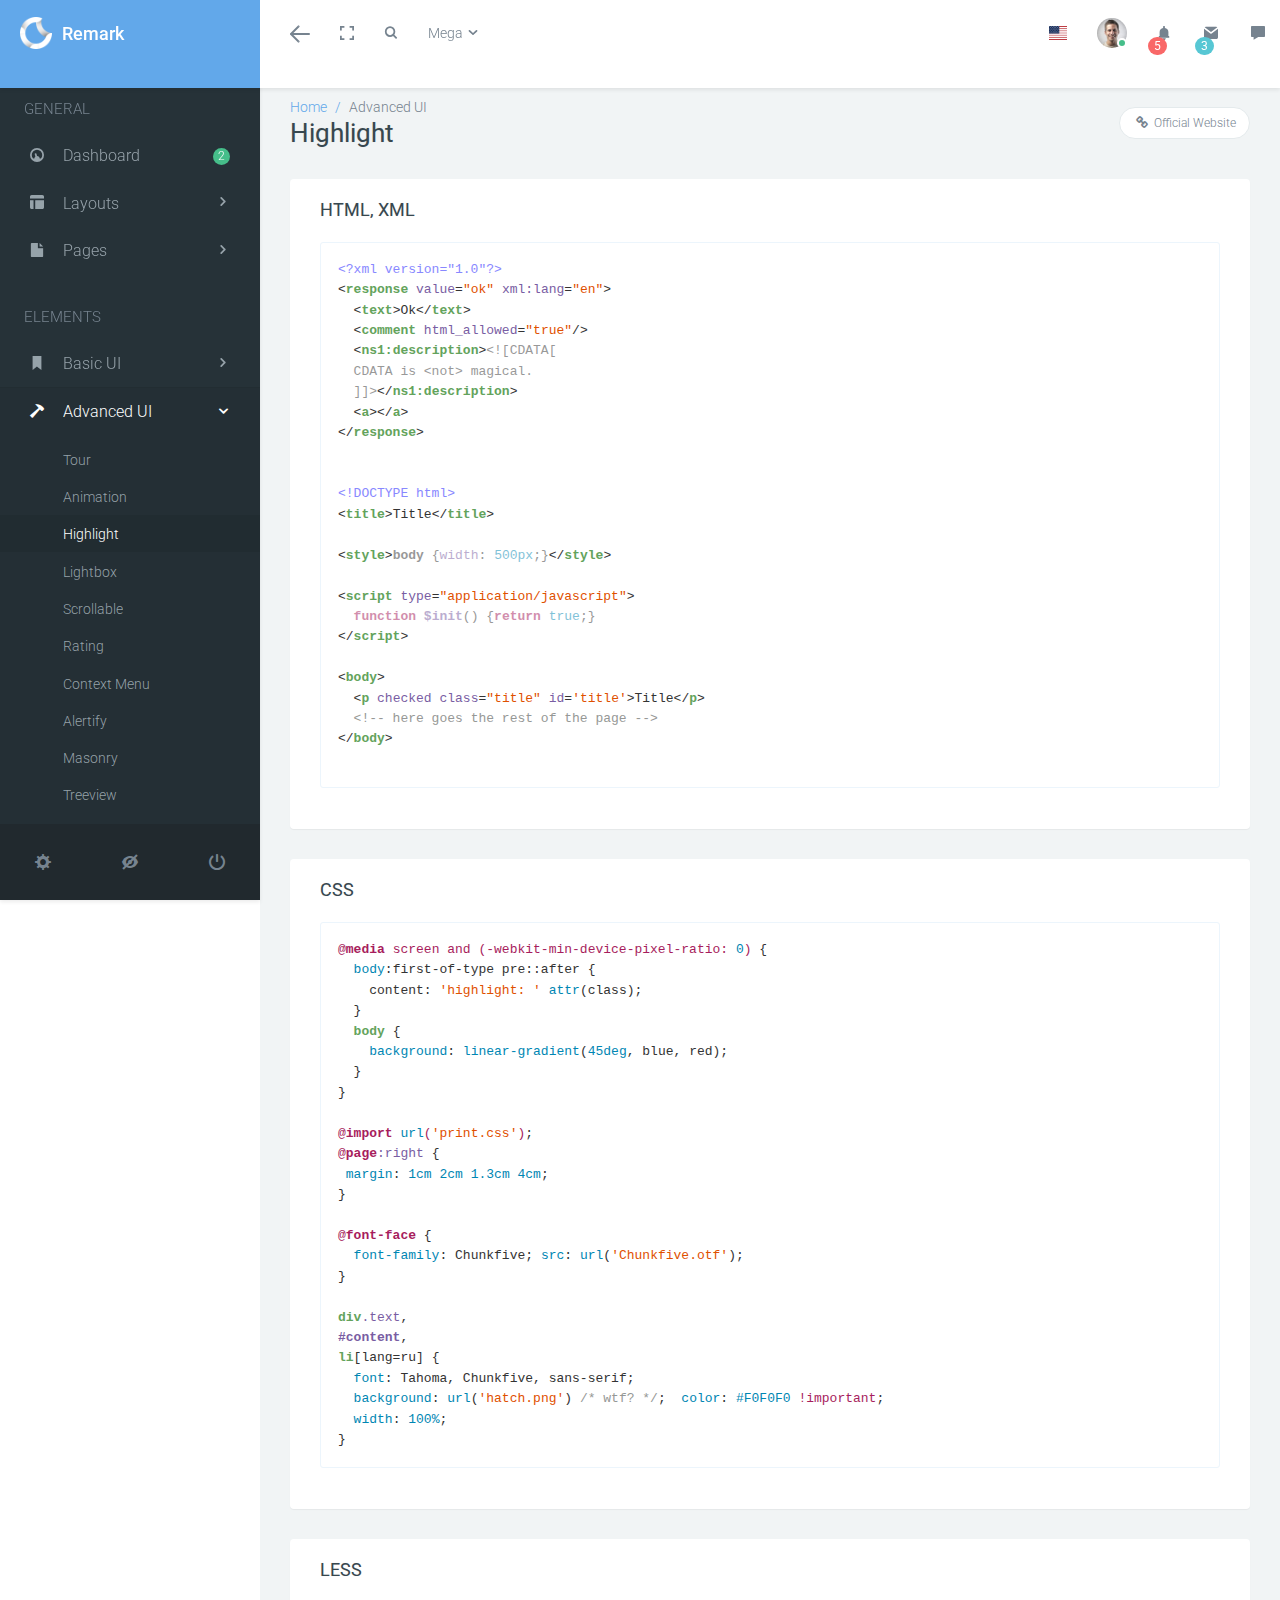
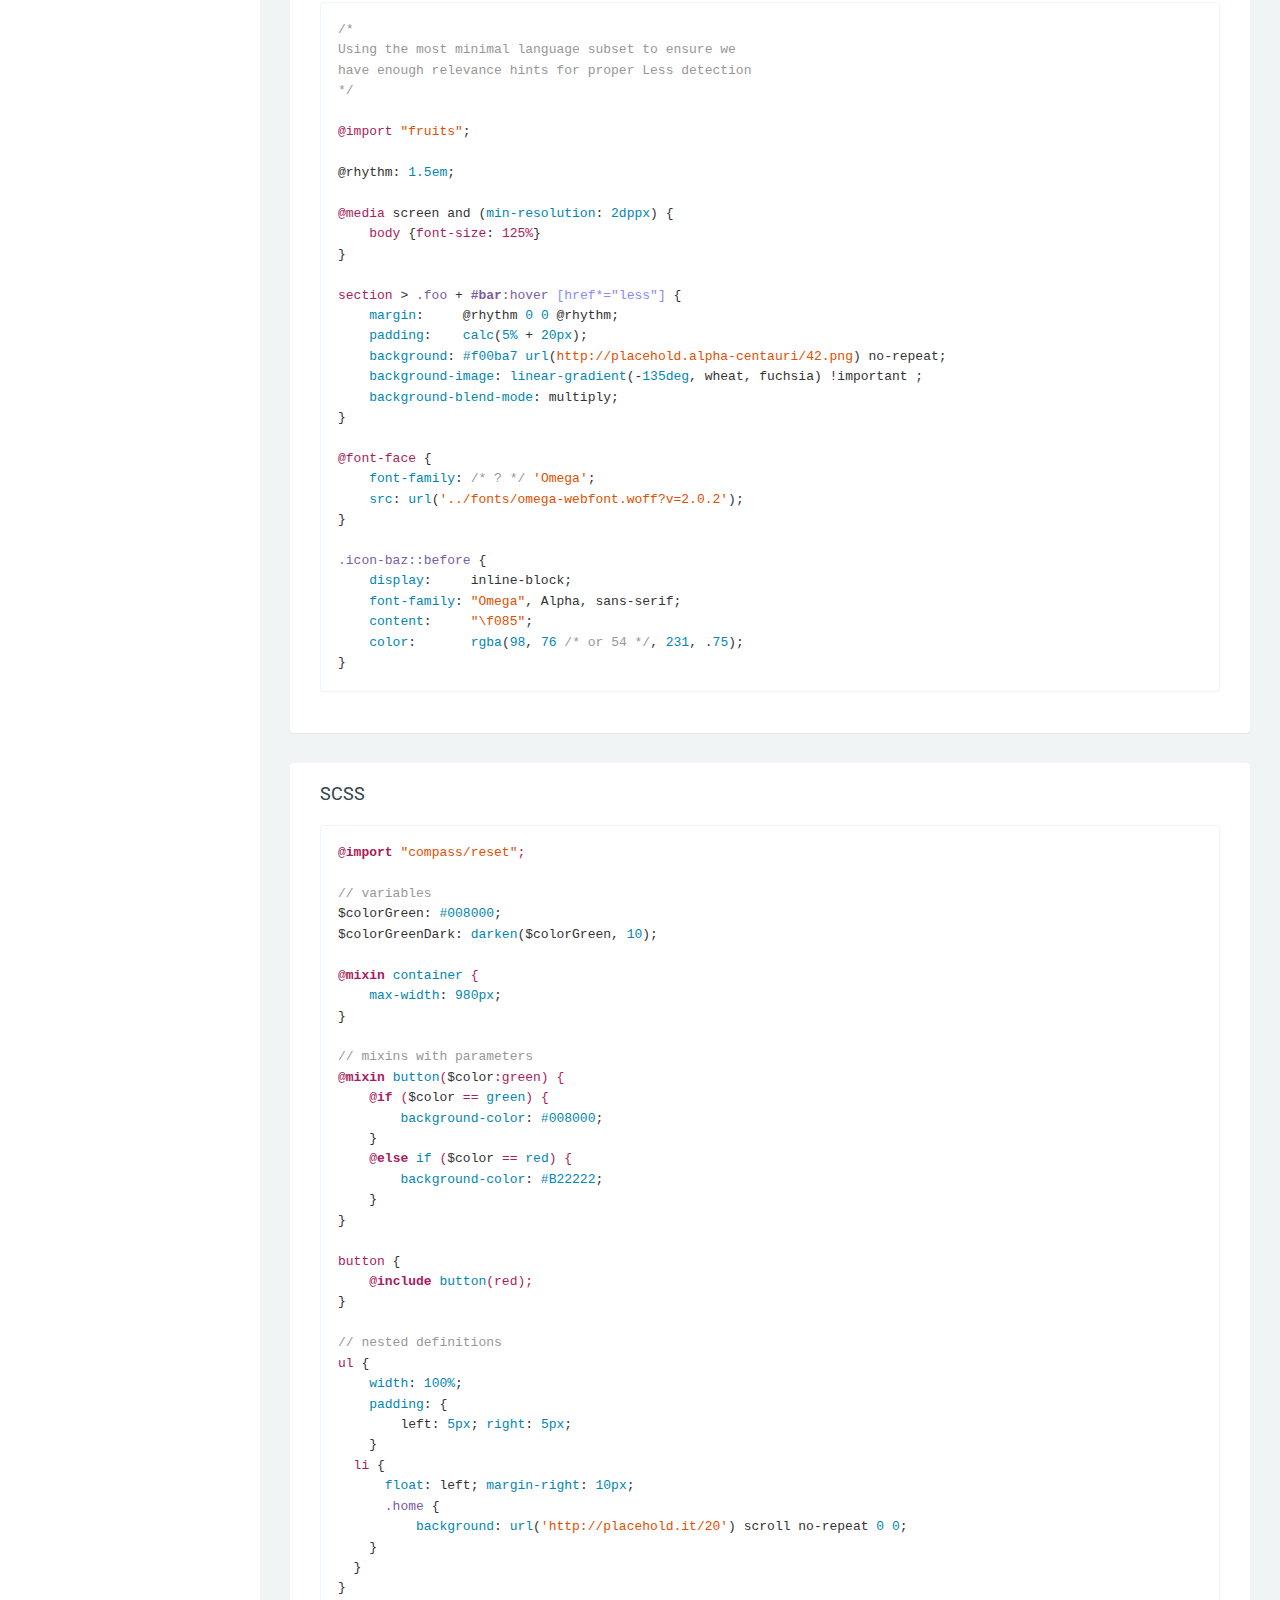
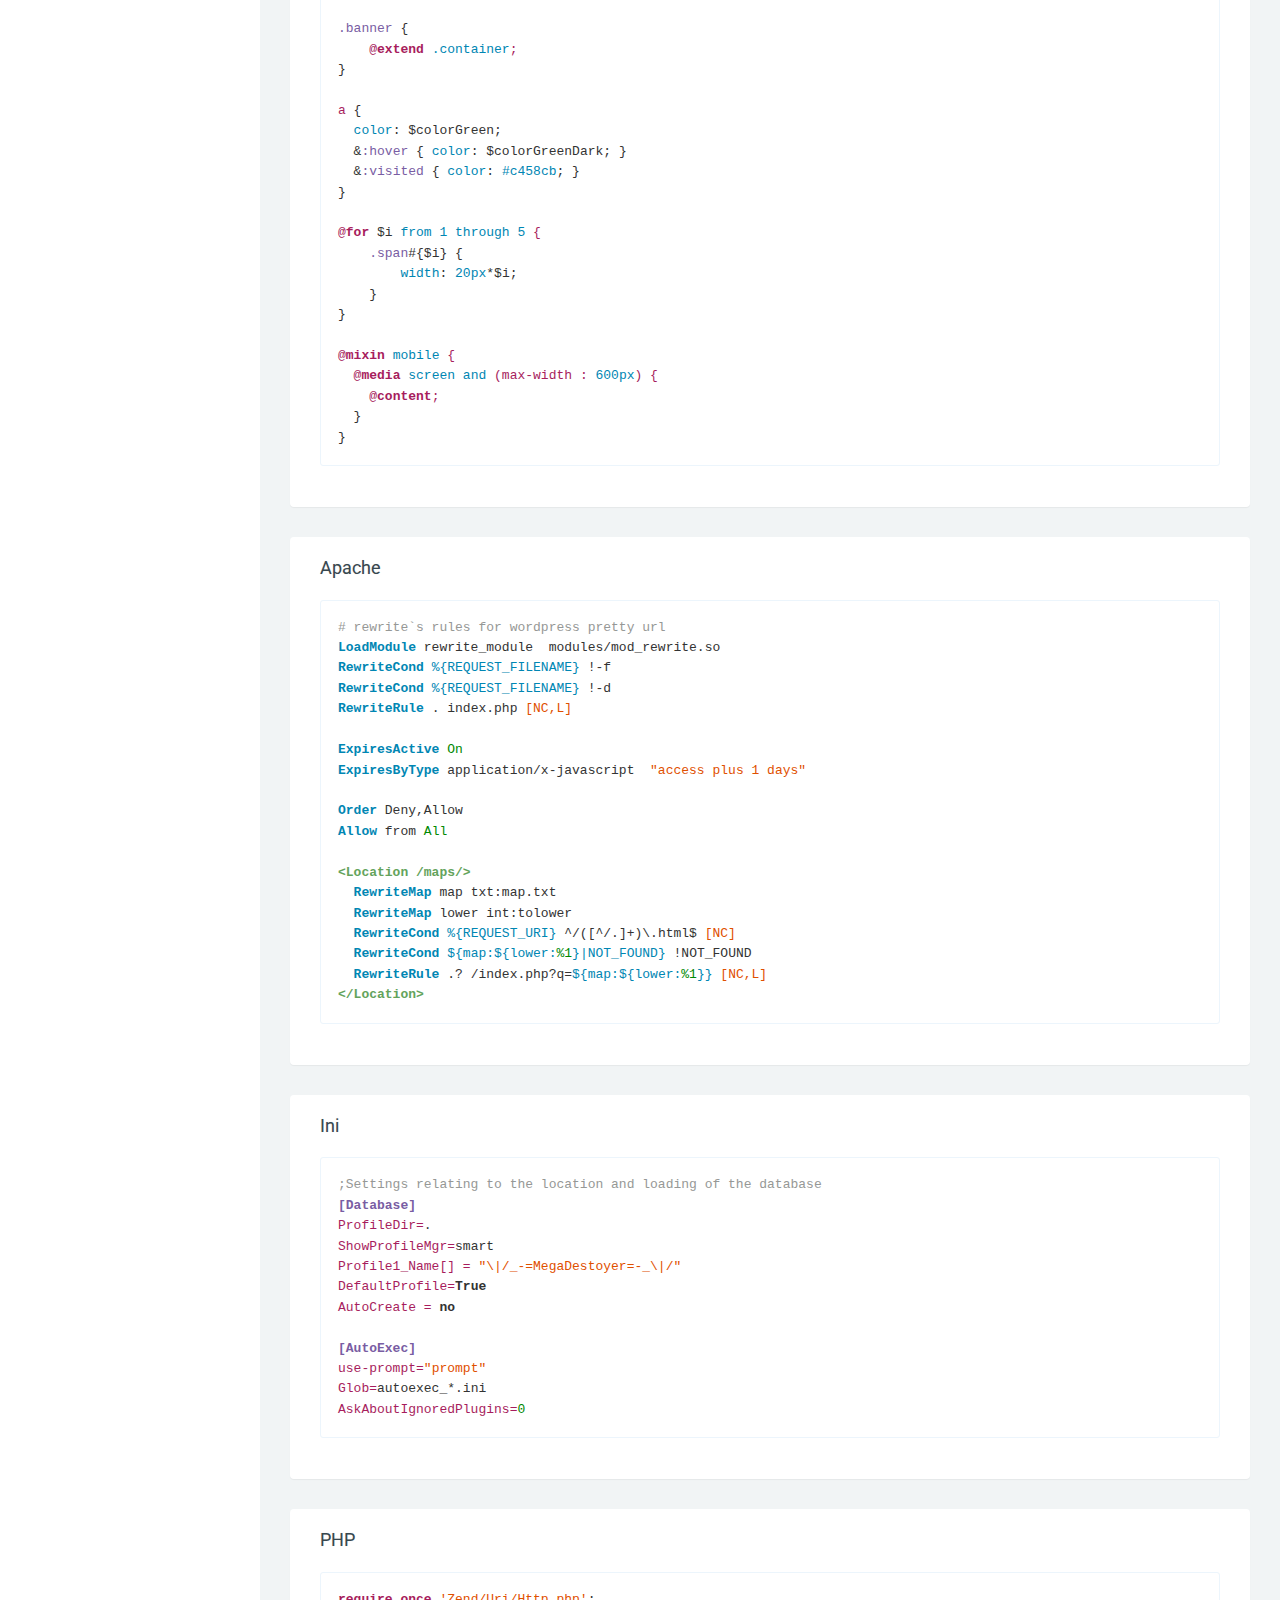
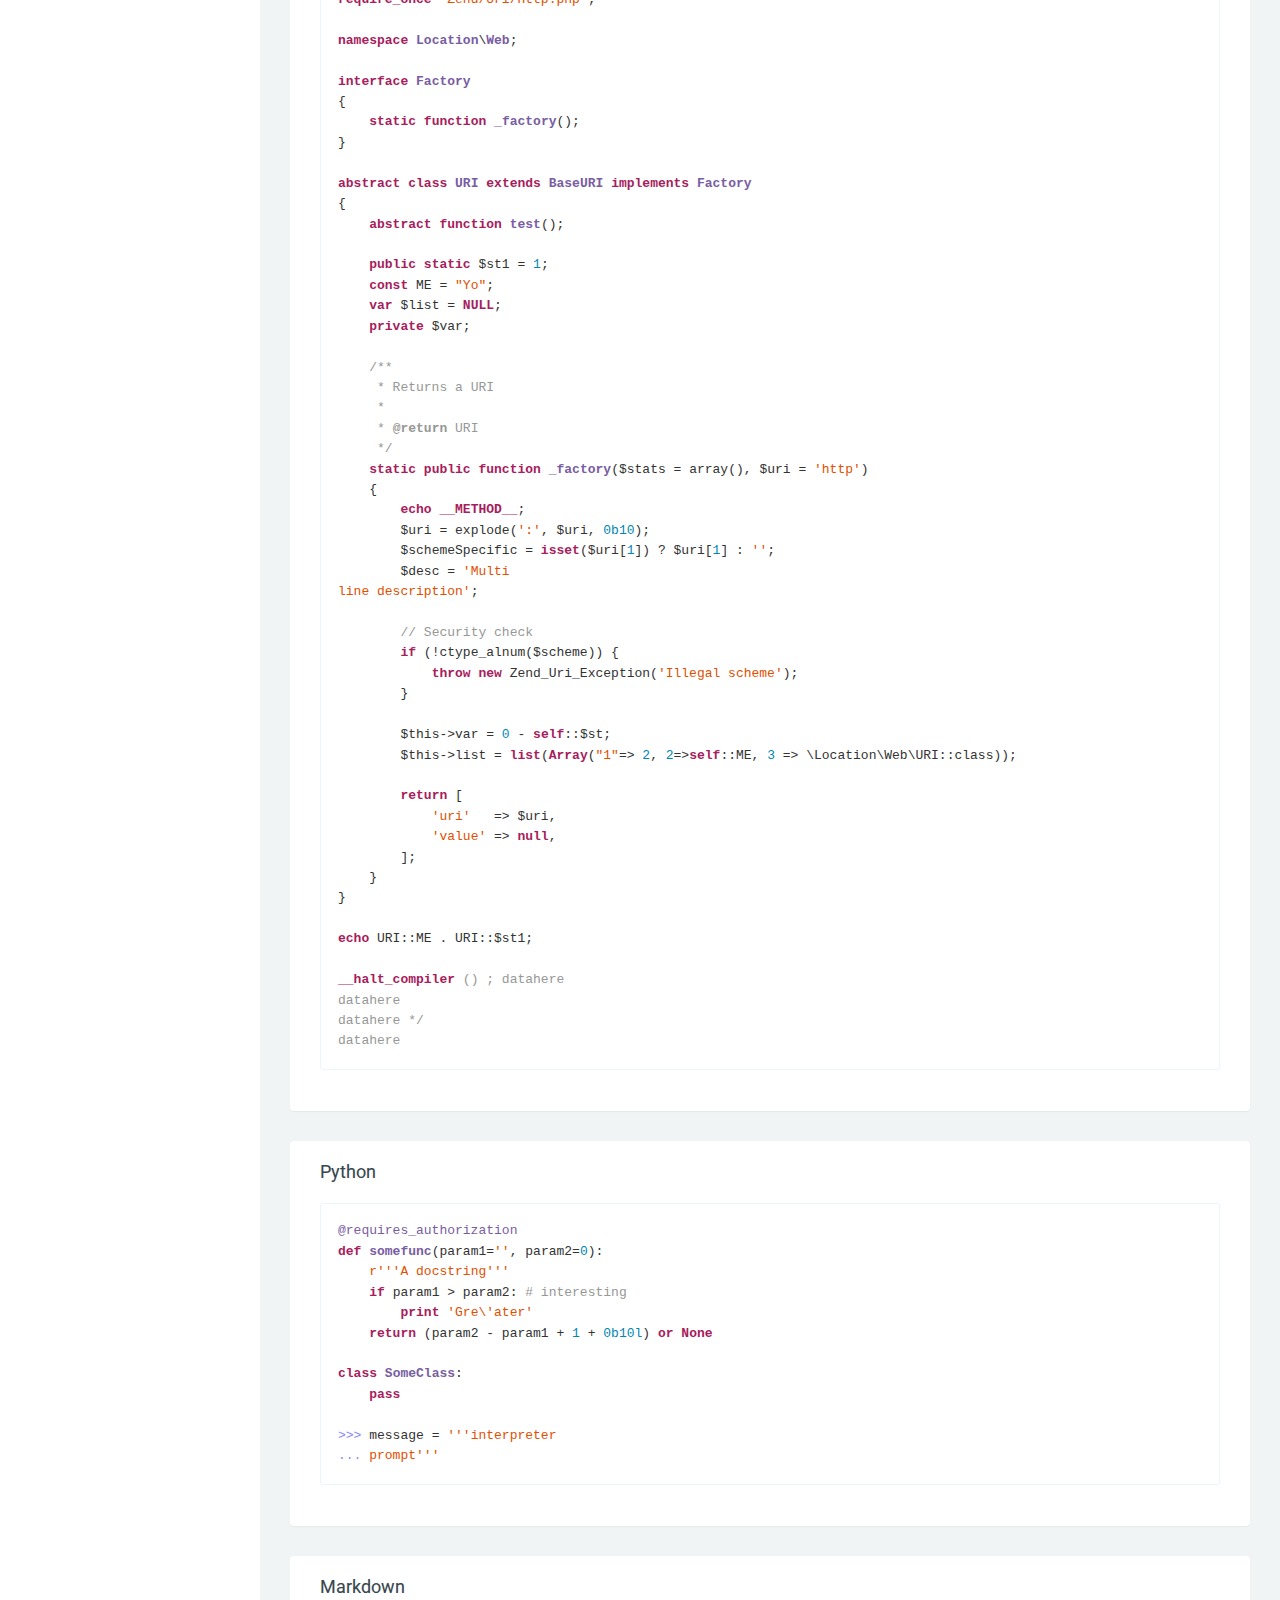
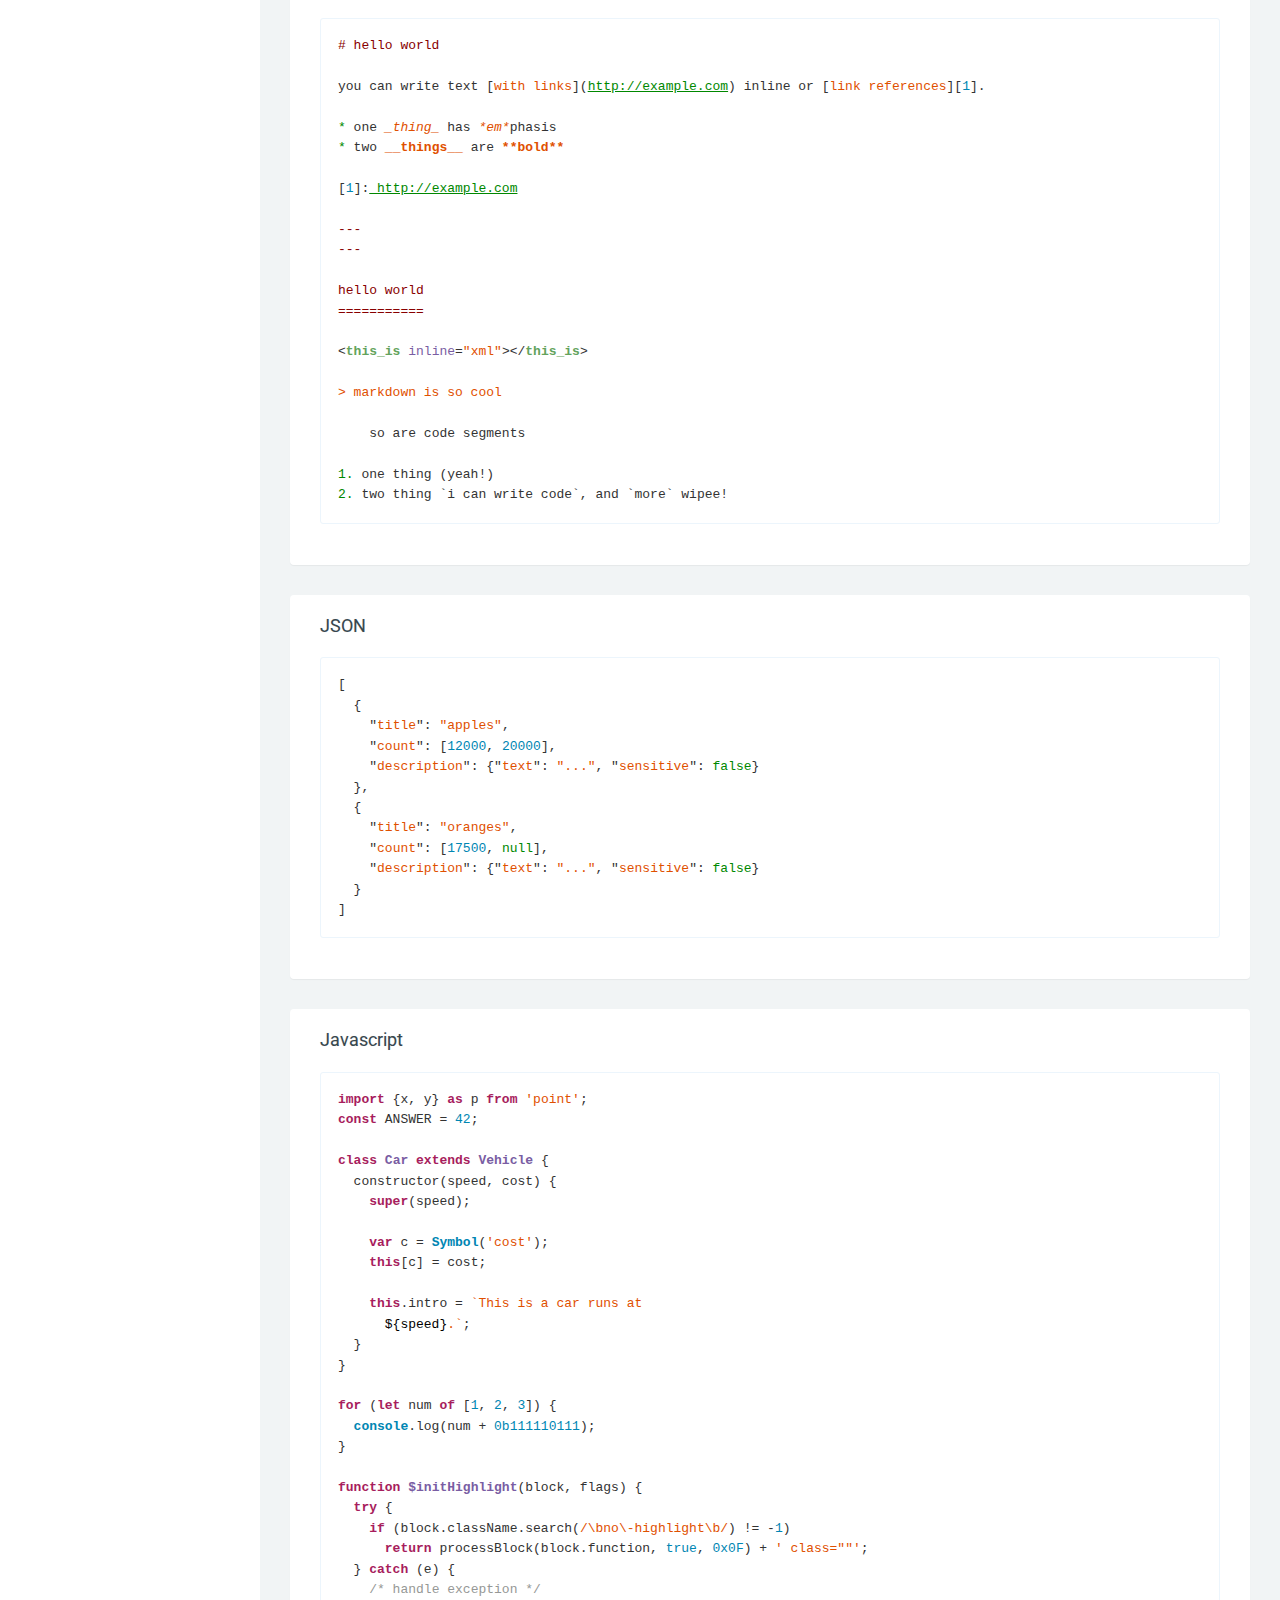
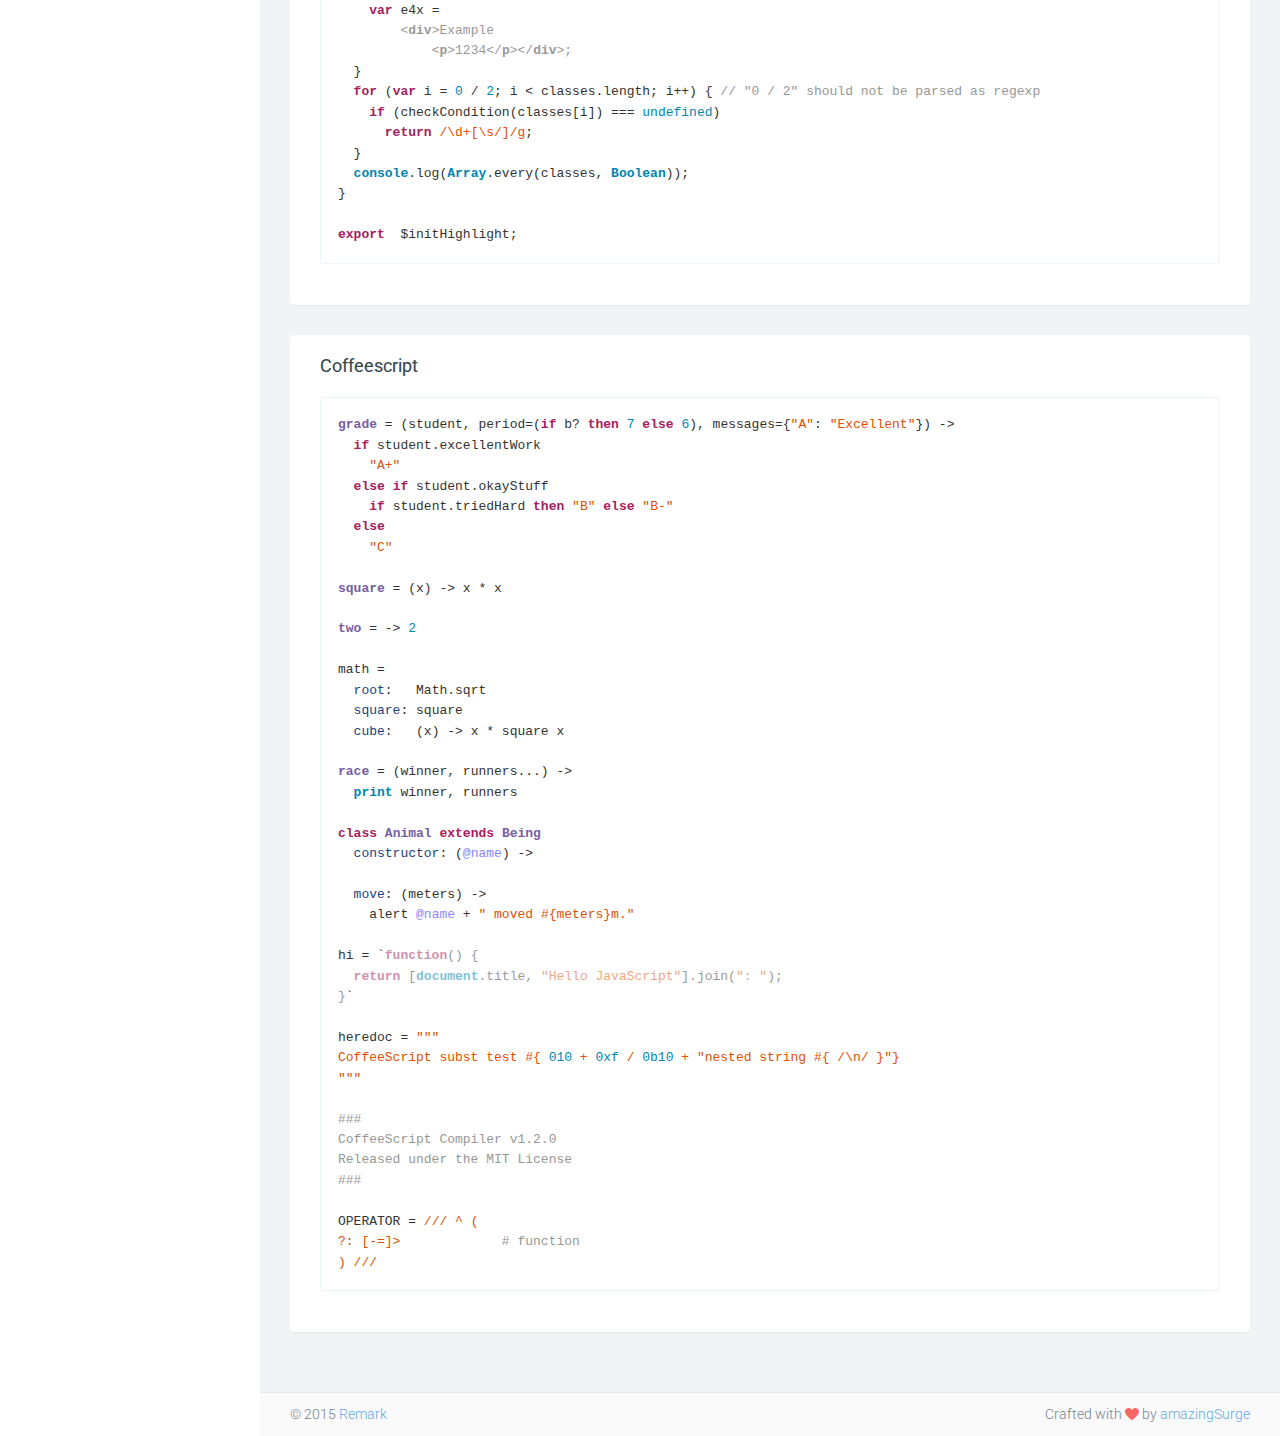
<file: advanced/highlight.html>
<!DOCTYPE html>
<html class="no-js css-menubar" lang="en">
<head>
  <meta charset="utf-8">
  <meta http-equiv="X-UA-Compatible" content="IE=edge">
  <meta name="viewport" content="width=device-width, initial-scale=1.0, user-scalable=0, minimal-ui">
  <meta name="description" content="bootstrap admin template">
  <meta name="author" content="">

  <title>Highlight | Remark Admin Template</title>

  <link rel="apple-touch-icon" href="../../assets/images/apple-touch-icon.png">
  <link rel="shortcut icon" href="../../assets/images/favicon.ico">

  <!-- Stylesheets -->
  <link rel="stylesheet" href="../../assets/css/bootstrap.min.css">
  <link rel="stylesheet" href="../../assets/css/bootstrap-extend.min.css">
  <link rel="stylesheet" href="../../assets/css/site.min.css">

  <!-- Plugins -->
  <link rel="stylesheet" href="../../assets/vendor/animsition/animsition.css">
  <link rel="stylesheet" href="../../assets/vendor/asscrollable/asScrollable.css">
  <link rel="stylesheet" href="../../assets/vendor/switchery/switchery.css">
  <link rel="stylesheet" href="../../assets/vendor/intro-js/introjs.css">
  <link rel="stylesheet" href="../../assets/vendor/slidepanel/slidePanel.css">
  <link rel="stylesheet" href="../../assets/vendor/flag-icon-css/flag-icon.css">

  <!-- Plugins For This Page -->
  <link rel="stylesheet" href="../../assets/vendor/highlight/styles/default.css">
  <link rel="stylesheet" href="../../assets/vendor/highlight/styles/github-gist.css">
  <link rel="stylesheet" href="../../assets/vendor/highlight/highlight.css">

  <!-- Page -->
  <link rel="stylesheet" href="../../assets/examples/css/advanced/highlight.css">

  <!-- Fonts -->
  <link rel="stylesheet" href="../../assets/fonts/web-icons/web-icons.min.css">
  <link rel="stylesheet" href="../../assets/fonts/brand-icons/brand-icons.min.css">
  <link rel='stylesheet' href='http://fonts.googleapis.com/css?family=Roboto:300,400,500,300italic'>

  <!--[if lt IE 9]>
    <script src="../../assets/vendor/html5shiv/html5shiv.min.js"></script>
    <![endif]-->

  <!--[if lt IE 10]>
    <script src="../../assets/vendor/media-match/media.match.min.js"></script>
    <script src="../../assets/vendor/respond/respond.min.js"></script>
    <![endif]-->

  <!-- Scripts -->
  <script src="../../assets/vendor/modernizr/modernizr.js"></script>
  <script src="../../assets/vendor/breakpoints/breakpoints.js"></script>
  <script>
    Breakpoints();
  </script>
</head>
<body>
  <!--[if lt IE 8]>
        <p class="browserupgrade">You are using an <strong>outdated</strong> browser. Please <a href="http://browsehappy.com/">upgrade your browser</a> to improve your experience.</p>
    <![endif]-->

  <nav class="site-navbar navbar navbar-default navbar-fixed-top navbar-mega" role="navigation">

    <div class="navbar-header">
      <button type="button" class="navbar-toggle hamburger hamburger-close navbar-toggle-left hided"
      data-toggle="menubar">
        <span class="sr-only">Toggle navigation</span>
        <span class="hamburger-bar"></span>
      </button>
      <button type="button" class="navbar-toggle collapsed" data-target="#site-navbar-collapse"
      data-toggle="collapse">
        <i class="icon wb-more-horizontal" aria-hidden="true"></i>
      </button>
      <div class="navbar-brand navbar-brand-center site-gridmenu-toggle" data-toggle="gridmenu">
        <img class="navbar-brand-logo" src="../../assets/images/logo.png" title="Remark">
        <span class="navbar-brand-text"> Remark</span>
      </div>
      <button type="button" class="navbar-toggle collapsed" data-target="#site-navbar-search"
      data-toggle="collapse">
        <span class="sr-only">Toggle Search</span>
        <i class="icon wb-search" aria-hidden="true"></i>
      </button>
    </div>

    <div class="navbar-container container-fluid">
      <!-- Navbar Collapse -->
      <div class="collapse navbar-collapse navbar-collapse-toolbar" id="site-navbar-collapse">
        <!-- Navbar Toolbar -->
        <ul class="nav navbar-toolbar">
          <li class="hidden-float" id="toggleMenubar">
            <a data-toggle="menubar" href="#" role="button">
              <i class="icon hamburger hamburger-arrow-left">
                  <span class="sr-only">Toggle menubar</span>
                  <span class="hamburger-bar"></span>
                </i>
            </a>
          </li>
          <li class="hidden-xs" id="toggleFullscreen">
            <a class="icon icon-fullscreen" data-toggle="fullscreen" href="#" role="button">
              <span class="sr-only">Toggle fullscreen</span>
            </a>
          </li>
          <li class="hidden-float">
            <a class="icon wb-search" data-toggle="collapse" href="#" data-target="#site-navbar-search"
            role="button">
              <span class="sr-only">Toggle Search</span>
            </a>
          </li>
          <li class="dropdown dropdown-fw dropdown-mega">
            <a class="dropdown-toggle" data-toggle="dropdown" href="#" aria-expanded="false"
            data-animation="fade" role="button">Mega <i class="icon wb-chevron-down-mini" aria-hidden="true"></i></a>
            <ul class="dropdown-menu" role="menu">
              <li role="presentation">
                <div class="mega-content">
                  <div class="row">
                    <div class="col-sm-4">
                      <h5>UI Kit</h5>
                      <ul class="blocks-2">
                        <li class="mega-menu margin-0">
                          <ul class="list-icons">
                            <li><i class="wb-chevron-right-mini" aria-hidden="true"></i>
                              <a
                              href="animation.html">Animation</a>
                            </li>
                            <li><i class="wb-chevron-right-mini" aria-hidden="true"></i>
                              <a
                              href="../uikit/buttons.html">Buttons</a>
                            </li>
                            <li><i class="wb-chevron-right-mini" aria-hidden="true"></i>
                              <a
                              href="../uikit/colors.html">Colors</a>
                            </li>
                            <li><i class="wb-chevron-right-mini" aria-hidden="true"></i>
                              <a
                              href="../uikit/dropdowns.html">Dropdowns</a>
                            </li>
                            <li><i class="wb-chevron-right-mini" aria-hidden="true"></i>
                              <a
                              href="../uikit/icons.html">Icons</a>
                            </li>
                            <li><i class="wb-chevron-right-mini" aria-hidden="true"></i>
                              <a
                              href="lightbox.html">Lightbox</a>
                            </li>
                          </ul>
                        </li>
                        <li class="mega-menu margin-0">
                          <ul class="list-icons">
                            <li><i class="wb-chevron-right-mini" aria-hidden="true"></i>
                              <a
                              href="../uikit/modals.html">Modals</a>
                            </li>
                            <li><i class="wb-chevron-right-mini" aria-hidden="true"></i>
                              <a
                              href="../uikit/panel-structure.html">Panels</a>
                            </li>
                            <li><i class="wb-chevron-right-mini" aria-hidden="true"></i>
                              <a
                              href="../structure/overlay.html">Overlay</a>
                            </li>
                            <li><i class="wb-chevron-right-mini" aria-hidden="true"></i>
                              <a
                              href="../uikit/tooltip-popover.html ">Tooltips</a>
                            </li>
                            <li><i class="wb-chevron-right-mini" aria-hidden="true"></i>
                              <a
                              href="scrollable.html">Scrollable</a>
                            </li>
                            <li><i class="wb-chevron-right-mini" aria-hidden="true"></i>
                              <a
                              href="../uikit/typography.html">Typography</a>
                            </li>
                          </ul>
                        </li>
                      </ul>
                    </div>
                    <div class="col-sm-4">
                      <h5>Media
                        <span class="badge badge-success">4</span>
                      </h5>
                      <ul class="blocks-3">
                        <li>
                          <a class="thumbnail margin-0" href="javascript:void(0)">
                            <img class="width-full" src="../../assets/photos/placeholder.png" alt="..." />
                          </a>
                        </li>
                        <li>
                          <a class="thumbnail margin-0" href="javascript:void(0)">
                            <img class="width-full" src="../../assets/photos/placeholder.png" alt="..." />
                          </a>
                        </li>
                        <li>
                          <a class="thumbnail margin-0" href="javascript:void(0)">
                            <img class="width-full" src="../../assets/photos/placeholder.png" alt="..." />
                          </a>
                        </li>
                        <li>
                          <a class="thumbnail margin-0" href="javascript:void(0)">
                            <img class="width-full" src="../../assets/photos/placeholder.png" alt="..." />
                          </a>
                        </li>
                        <li>
                          <a class="thumbnail margin-0" href="javascript:void(0)">
                            <img class="width-full" src="../../assets/photos/placeholder.png" alt="..." />
                          </a>
                        </li>
                        <li>
                          <a class="thumbnail margin-0" href="javascript:void(0)">
                            <img class="width-full" src="../../assets/photos/placeholder.png" alt="..." />
                          </a>
                        </li>
                      </ul>
                    </div>
                    <div class="col-sm-4">
                      <h5 class="margin-bottom-0">Accordion</h5>
                      <!-- Accordion -->
                      <div class="panel-group panel-group-simple" id="siteMegaAccordion" aria-multiselectable="true"
                      role="tablist">
                        <div class="panel">
                          <div class="panel-heading" id="siteMegaAccordionHeadingOne" role="tab">
                            <a class="panel-title" data-toggle="collapse" href="#siteMegaCollapseOne" data-parent="#siteMegaAccordion"
                            aria-expanded="false" aria-controls="siteMegaCollapseOne">
                                Collapsible Group Item #1
                              </a>
                          </div>
                          <div class="panel-collapse collapse" id="siteMegaCollapseOne" aria-labelledby="siteMegaAccordionHeadingOne"
                          role="tabpanel">
                            <div class="panel-body">
                              De moveat laudatur vestra parum doloribus labitur sentire partes, eripuit praesenti
                              congressus ostendit alienae, voluptati ornateque
                              accusamus clamat reperietur convicia albucius.
                            </div>
                          </div>
                        </div>
                        <div class="panel">
                          <div class="panel-heading" id="siteMegaAccordionHeadingTwo" role="tab">
                            <a class="panel-title collapsed" data-toggle="collapse" href="#siteMegaCollapseTwo"
                            data-parent="#siteMegaAccordion" aria-expanded="false"
                            aria-controls="siteMegaCollapseTwo">
                                Collapsible Group Item #2
                              </a>
                          </div>
                          <div class="panel-collapse collapse" id="siteMegaCollapseTwo" aria-labelledby="siteMegaAccordionHeadingTwo"
                          role="tabpanel">
                            <div class="panel-body">
                              Praestabiliorem. Pellat excruciant legantur ullum leniter vacare foris voluptate
                              loco ignavi, credo videretur multoque choro fatemur
                              mortis animus adoptionem, bello statuat expediunt
                              naturales.
                            </div>
                          </div>
                        </div>

                        <div class="panel">
                          <div class="panel-heading" id="siteMegaAccordionHeadingThree" role="tab">
                            <a class="panel-title collapsed" data-toggle="collapse" href="#siteMegaCollapseThree"
                            data-parent="#siteMegaAccordion" aria-expanded="false"
                            aria-controls="siteMegaCollapseThree">
                                Collapsible Group Item #3
                              </a>
                          </div>
                          <div class="panel-collapse collapse" id="siteMegaCollapseThree" aria-labelledby="siteMegaAccordionHeadingThree"
                          role="tabpanel">
                            <div class="panel-body">
                              Horum, antiquitate perciperet d conspectum locus obruamus animumque perspici probabis
                              suscipere. Desiderat magnum, contenta poena desiderant
                              concederetur menandri damna disputandum corporum.
                            </div>
                          </div>
                        </div>
                      </div>
                      <!-- End Accordion -->
                    </div>
                  </div>
                </div>
              </li>
            </ul>
          </li>
        </ul>
        <!-- End Navbar Toolbar -->

        <!-- Navbar Toolbar Right -->
        <ul class="nav navbar-toolbar navbar-right navbar-toolbar-right">
          <li class="dropdown">
            <a class="dropdown-toggle" data-toggle="dropdown" href="javascript:void(0)" data-animation="scale-up"
            aria-expanded="false" role="button">
              <span class="flag-icon flag-icon-us"></span>
            </a>
            <ul class="dropdown-menu" role="menu">
              <li role="presentation">
                <a href="javascript:void(0)" role="menuitem">
                  <span class="flag-icon flag-icon-gb"></span> English</a>
              </li>
              <li role="presentation">
                <a href="javascript:void(0)" role="menuitem">
                  <span class="flag-icon flag-icon-fr"></span> French</a>
              </li>
              <li role="presentation">
                <a href="javascript:void(0)" role="menuitem">
                  <span class="flag-icon flag-icon-cn"></span> Chinese</a>
              </li>
              <li role="presentation">
                <a href="javascript:void(0)" role="menuitem">
                  <span class="flag-icon flag-icon-de"></span> German</a>
              </li>
              <li role="presentation">
                <a href="javascript:void(0)" role="menuitem">
                  <span class="flag-icon flag-icon-nl"></span> Dutch</a>
              </li>
            </ul>
          </li>
          <li class="dropdown">
            <a class="navbar-avatar dropdown-toggle" data-toggle="dropdown" href="#" aria-expanded="false"
            data-animation="scale-up" role="button">
              <span class="avatar avatar-online">
                <img src="../../assets/portraits/5.jpg" alt="...">
                <i></i>
              </span>
            </a>
            <ul class="dropdown-menu" role="menu">
              <li role="presentation">
                <a href="javascript:void(0)" role="menuitem"><i class="icon wb-user" aria-hidden="true"></i> Profile</a>
              </li>
              <li role="presentation">
                <a href="javascript:void(0)" role="menuitem"><i class="icon wb-payment" aria-hidden="true"></i> Billing</a>
              </li>
              <li role="presentation">
                <a href="javascript:void(0)" role="menuitem"><i class="icon wb-settings" aria-hidden="true"></i> Settings</a>
              </li>
              <li class="divider" role="presentation"></li>
              <li role="presentation">
                <a href="javascript:void(0)" role="menuitem"><i class="icon wb-power" aria-hidden="true"></i> Logout</a>
              </li>
            </ul>
          </li>
          <li class="dropdown">
            <a data-toggle="dropdown" href="javascript:void(0)" title="Notifications" aria-expanded="false"
            data-animation="scale-up" role="button">
              <i class="icon wb-bell" aria-hidden="true"></i>
              <span class="badge badge-danger up">5</span>
            </a>
            <ul class="dropdown-menu dropdown-menu-right dropdown-menu-media" role="menu">
              <li class="dropdown-menu-header" role="presentation">
                <h5>NOTIFICATIONS</h5>
                <span class="label label-round label-danger">New 5</span>
              </li>

              <li class="list-group" role="presentation">
                <div data-role="container">
                  <div data-role="content">
                    <a class="list-group-item" href="javascript:void(0)" role="menuitem">
                      <div class="media">
                        <div class="media-left padding-right-10">
                          <i class="icon wb-order bg-red-600 white icon-circle" aria-hidden="true"></i>
                        </div>
                        <div class="media-body">
                          <h6 class="media-heading">A new order has been placed</h6>
                          <time class="media-meta" datetime="2015-06-12T20:50:48+08:00">5 hours ago</time>
                        </div>
                      </div>
                    </a>
                    <a class="list-group-item" href="javascript:void(0)" role="menuitem">
                      <div class="media">
                        <div class="media-left padding-right-10">
                          <i class="icon wb-user bg-green-600 white icon-circle" aria-hidden="true"></i>
                        </div>
                        <div class="media-body">
                          <h6 class="media-heading">Completed the task</h6>
                          <time class="media-meta" datetime="2015-06-11T18:29:20+08:00">2 days ago</time>
                        </div>
                      </div>
                    </a>
                    <a class="list-group-item" href="javascript:void(0)" role="menuitem">
                      <div class="media">
                        <div class="media-left padding-right-10">
                          <i class="icon wb-settings bg-red-600 white icon-circle" aria-hidden="true"></i>
                        </div>
                        <div class="media-body">
                          <h6 class="media-heading">Settings updated</h6>
                          <time class="media-meta" datetime="2015-06-11T14:05:00+08:00">2 days ago</time>
                        </div>
                      </div>
                    </a>
                    <a class="list-group-item" href="javascript:void(0)" role="menuitem">
                      <div class="media">
                        <div class="media-left padding-right-10">
                          <i class="icon wb-calendar bg-blue-600 white icon-circle" aria-hidden="true"></i>
                        </div>
                        <div class="media-body">
                          <h6 class="media-heading">Event started</h6>
                          <time class="media-meta" datetime="2015-06-10T13:50:18+08:00">3 days ago</time>
                        </div>
                      </div>
                    </a>
                    <a class="list-group-item" href="javascript:void(0)" role="menuitem">
                      <div class="media">
                        <div class="media-left padding-right-10">
                          <i class="icon wb-chat bg-orange-600 white icon-circle" aria-hidden="true"></i>
                        </div>
                        <div class="media-body">
                          <h6 class="media-heading">Message received</h6>
                          <time class="media-meta" datetime="2015-06-10T12:34:48+08:00">3 days ago</time>
                        </div>
                      </div>
                    </a>
                  </div>
                </div>
              </li>
              <li class="dropdown-menu-footer" role="presentation">
                <a class="dropdown-menu-footer-btn" href="javascript:void(0)" role="button">
                  <i class="icon wb-settings" aria-hidden="true"></i>
                </a>
                <a href="javascript:void(0)" role="menuitem">
                    All notifications
                  </a>
              </li>
            </ul>
          </li>
          <li class="dropdown">
            <a data-toggle="dropdown" href="javascript:void(0)" title="Messages" aria-expanded="false"
            data-animation="scale-up" role="button">
              <i class="icon wb-envelope" aria-hidden="true"></i>
              <span class="badge badge-info up">3</span>
            </a>
            <ul class="dropdown-menu dropdown-menu-right dropdown-menu-media" role="menu">
              <li class="dropdown-menu-header" role="presentation">
                <h5>MESSAGES</h5>
                <span class="label label-round label-info">New 3</span>
              </li>

              <li class="list-group" role="presentation">
                <div data-role="container">
                  <div data-role="content">
                    <a class="list-group-item" href="javascript:void(0)" role="menuitem">
                      <div class="media">
                        <div class="media-left padding-right-10">
                          <span class="avatar avatar-sm avatar-online">
                            <img src="../../assets/portraits/2.jpg" alt="..." />
                            <i></i>
                          </span>
                        </div>
                        <div class="media-body">
                          <h6 class="media-heading">Mary Adams</h6>
                          <div class="media-meta">
                            <time datetime="2015-06-17T20:22:05+08:00">30 minutes ago</time>
                          </div>
                          <div class="media-detail">Anyways, i would like just do it</div>
                        </div>
                      </div>
                    </a>
                    <a class="list-group-item" href="javascript:void(0)" role="menuitem">
                      <div class="media">
                        <div class="media-left padding-right-10">
                          <span class="avatar avatar-sm avatar-off">
                            <img src="../../assets/portraits/3.jpg" alt="..." />
                            <i></i>
                          </span>
                        </div>
                        <div class="media-body">
                          <h6 class="media-heading">Caleb Richards</h6>
                          <div class="media-meta">
                            <time datetime="2015-06-17T12:30:30+08:00">12 hours ago</time>
                          </div>
                          <div class="media-detail">I checheck the document. But there seems</div>
                        </div>
                      </div>
                    </a>
                    <a class="list-group-item" href="javascript:void(0)" role="menuitem">
                      <div class="media">
                        <div class="media-left padding-right-10">
                          <span class="avatar avatar-sm avatar-busy">
                            <img src="../../assets/portraits/4.jpg" alt="..." />
                            <i></i>
                          </span>
                        </div>
                        <div class="media-body">
                          <h6 class="media-heading">June Lane</h6>
                          <div class="media-meta">
                            <time datetime="2015-06-16T18:38:40+08:00">2 days ago</time>
                          </div>
                          <div class="media-detail">Lorem ipsum Id consectetur et minim</div>
                        </div>
                      </div>
                    </a>
                    <a class="list-group-item" href="javascript:void(0)" role="menuitem">
                      <div class="media">
                        <div class="media-left padding-right-10">
                          <span class="avatar avatar-sm avatar-away">
                            <img src="../../assets/portraits/5.jpg" alt="..." />
                            <i></i>
                          </span>
                        </div>
                        <div class="media-body">
                          <h6 class="media-heading">Edward Fletcher</h6>
                          <div class="media-meta">
                            <time datetime="2015-06-15T20:34:48+08:00">3 days ago</time>
                          </div>
                          <div class="media-detail">Dolor et irure cupidatat commodo nostrud nostrud.</div>
                        </div>
                      </div>
                    </a>
                  </div>
                </div>
              </li>
              <li class="dropdown-menu-footer" role="presentation">
                <a class="dropdown-menu-footer-btn" href="javascript:void(0)" role="button">
                  <i class="icon wb-settings" aria-hidden="true"></i>
                </a>
                <a href="javascript:void(0)" role="menuitem">
                    See all messages
                  </a>
              </li>
            </ul>
          </li>
          <li id="toggleChat">
            <a data-toggle="site-sidebar" href="javascript:void(0)" title="Chat" data-url="../site-sidebar.tpl">
              <i class="icon wb-chat" aria-hidden="true"></i>
            </a>
          </li>
        </ul>
        <!-- End Navbar Toolbar Right -->
      </div>
      <!-- End Navbar Collapse -->

      <!-- Site Navbar Seach -->
      <div class="collapse navbar-search-overlap" id="site-navbar-search">
        <form role="search">
          <div class="form-group">
            <div class="input-search">
              <i class="input-search-icon wb-search" aria-hidden="true"></i>
              <input type="text" class="form-control" name="site-search" placeholder="Search...">
              <button type="button" class="input-search-close icon wb-close" data-target="#site-navbar-search"
              data-toggle="collapse" aria-label="Close"></button>
            </div>
          </div>
        </form>
      </div>
      <!-- End Site Navbar Seach -->
    </div>
  </nav>
  <div class="site-menubar">
    <div class="site-menubar-body">
      <div>
        <div>
          <ul class="site-menu">
            <li class="site-menu-category">General</li>
            <li class="site-menu-item has-sub">
              <a href="javascript:void(0)" data-slug="dashboard">
                <i class="site-menu-icon wb-dashboard" aria-hidden="true"></i>
                <span class="site-menu-title">Dashboard</span>
                <div class="site-menu-badge">
                  <span class="badge badge-success">2</span>
                </div>
              </a>
              <ul class="site-menu-sub">
                <li class="site-menu-item">
                  <a class="animsition-link" href="../index.html" data-slug="dashboard-v1">
                    <i class="site-menu-icon " aria-hidden="true"></i>
                    <span class="site-menu-title">Dashboard v1</span>
                  </a>
                </li>
                <li class="site-menu-item">
                  <a class="animsition-link" href="../dashboard/v2.html" data-slug="dashboard-v2">
                    <i class="site-menu-icon " aria-hidden="true"></i>
                    <span class="site-menu-title">Dashboard v2</span>
                  </a>
                </li>
              </ul>
            </li>
            <li class="site-menu-item has-sub">
              <a href="javascript:void(0)" data-slug="layout">
                <i class="site-menu-icon wb-layout" aria-hidden="true"></i>
                <span class="site-menu-title">Layouts</span>
                <span class="site-menu-arrow"></span>
              </a>
              <ul class="site-menu-sub">
                <li class="site-menu-item">
                  <a class="animsition-link" href="../layouts/menu-collapsed.html" data-slug="layout-menu-collapsed">
                    <i class="site-menu-icon " aria-hidden="true"></i>
                    <span class="site-menu-title">Menu Collapsed</span>
                  </a>
                </li>
                <li class="site-menu-item">
                  <a class="animsition-link" href="../layouts/menu-expended.html" data-slug="layout-menu-expended">
                    <i class="site-menu-icon " aria-hidden="true"></i>
                    <span class="site-menu-title">Menu Expended</span>
                  </a>
                </li>
                <li class="site-menu-item">
                  <a class="animsition-link" href="../layouts/grids.html" data-slug="layout-grids">
                    <i class="site-menu-icon " aria-hidden="true"></i>
                    <span class="site-menu-title">Grid Scaffolding</span>
                  </a>
                </li>
                <li class="site-menu-item">
                  <a class="animsition-link" href="../layouts/headers.html" data-slug="layout-headers">
                    <i class="site-menu-icon " aria-hidden="true"></i>
                    <span class="site-menu-title">Different Headers</span>
                  </a>
                </li>
                <li class="site-menu-item">
                  <a class="animsition-link" href="../layouts/panel-transition.html" data-slug="layout-panel-transition">
                    <i class="site-menu-icon " aria-hidden="true"></i>
                    <span class="site-menu-title">Panel Transition</span>
                  </a>
                </li>
                <li class="site-menu-item">
                  <a class="animsition-link" href="../layouts/boxed.html" data-slug="layout-boxed">
                    <i class="site-menu-icon " aria-hidden="true"></i>
                    <span class="site-menu-title">Boxed Layout</span>
                  </a>
                </li>
                <li class="site-menu-item">
                  <a class="animsition-link" href="../layouts/two-columns.html" data-slug="layout-two-columns">
                    <i class="site-menu-icon " aria-hidden="true"></i>
                    <span class="site-menu-title">Two Columns</span>
                  </a>
                </li>
                <li class="site-menu-item">
                  <a class="animsition-link" href="../layouts/menubar-flipped.html" data-slug="layout-menubar-flipped">
                    <i class="site-menu-icon " aria-hidden="true"></i>
                    <span class="site-menu-title">Menubar Flipped</span>
                  </a>
                </li>
                <li class="site-menu-item">
                  <a class="animsition-link" href="../layouts/menubar-native-scrolling.html" data-slug="layout-menubar-native-scrolling">
                    <i class="site-menu-icon " aria-hidden="true"></i>
                    <span class="site-menu-title">Menubar Native Scrolling</span>
                  </a>
                </li>
                <li class="site-menu-item">
                  <a class="animsition-link" href="../layouts/bordered-header.html" data-slug="layout-bordered-header">
                    <i class="site-menu-icon " aria-hidden="true"></i>
                    <span class="site-menu-title">Bordered Header</span>
                  </a>
                </li>
              </ul>
            </li>
            <li class="site-menu-item has-sub">
              <a href="javascript:void(0)" data-slug="page">
                <i class="site-menu-icon wb-file" aria-hidden="true"></i>
                <span class="site-menu-title">Pages</span>
                <span class="site-menu-arrow"></span>
              </a>
              <ul class="site-menu-sub">
                <li class="site-menu-item has-sub">
                  <a href="javascript:void(0)" data-slug="">
                    <i class="site-menu-icon " aria-hidden="true"></i>
                    <span class="site-menu-title">Errors</span>
                    <span class="site-menu-arrow"></span>
                  </a>
                  <ul class="site-menu-sub">
                    <li class="site-menu-item">
                      <a class="animsition-link" href="../pages/400.html" data-slug="page-error-400">
                        <i class="site-menu-icon " aria-hidden="true"></i>
                        <span class="site-menu-title">400</span>
                      </a>
                    </li>
                    <li class="site-menu-item">
                      <a class="animsition-link" href="../pages/403.html" data-slug="page-error-403">
                        <i class="site-menu-icon " aria-hidden="true"></i>
                        <span class="site-menu-title">403</span>
                      </a>
                    </li>
                    <li class="site-menu-item">
                      <a class="animsition-link" href="../pages/404.html" data-slug="page-error-404">
                        <i class="site-menu-icon " aria-hidden="true"></i>
                        <span class="site-menu-title">404</span>
                      </a>
                    </li>
                    <li class="site-menu-item">
                      <a class="animsition-link" href="../pages/500.html" data-slug="page-error-500">
                        <i class="site-menu-icon " aria-hidden="true"></i>
                        <span class="site-menu-title">500</span>
                      </a>
                    </li>
                    <li class="site-menu-item">
                      <a class="animsition-link" href="../pages/503.html" data-slug="page-error-503">
                        <i class="site-menu-icon " aria-hidden="true"></i>
                        <span class="site-menu-title">503</span>
                      </a>
                    </li>
                  </ul>
                </li>
                <li class="site-menu-item">
                  <a class="animsition-link" href="../pages/faq.html" data-slug="page-faq">
                    <i class="site-menu-icon " aria-hidden="true"></i>
                    <span class="site-menu-title">FAQ</span>
                  </a>
                </li>
                <li class="site-menu-item">
                  <a class="animsition-link" href="../pages/gallery.html" data-slug="page-gallery">
                    <i class="site-menu-icon " aria-hidden="true"></i>
                    <span class="site-menu-title">Gallery</span>
                  </a>
                </li>
                <li class="site-menu-item">
                  <a class="animsition-link" href="../pages/gallery-grid.html" data-slug="page-gallery-grid">
                    <i class="site-menu-icon " aria-hidden="true"></i>
                    <span class="site-menu-title">Gallery Grid</span>
                  </a>
                </li>
                <li class="site-menu-item">
                  <a class="animsition-link" href="../pages/search-result.html" data-slug="page-search-result">
                    <i class="site-menu-icon " aria-hidden="true"></i>
                    <span class="site-menu-title">Search Result</span>
                  </a>
                </li>
                <li class="site-menu-item has-sub">
                  <a href="javascript:void(0)" data-slug="page-map">
                    <i class="site-menu-icon " aria-hidden="true"></i>
                    <span class="site-menu-title">Maps</span>
                    <span class="site-menu-arrow"></span>
                  </a>
                  <ul class="site-menu-sub">
                    <li class="site-menu-item">
                      <a class="animsition-link" href="../pages/map-google.html" data-slug="page-map-google">
                        <i class="site-menu-icon " aria-hidden="true"></i>
                        <span class="site-menu-title">Google Maps</span>
                      </a>
                    </li>
                    <li class="site-menu-item">
                      <a class="animsition-link" href="../pages/map-vector.html" data-slug="page-map-vector">
                        <i class="site-menu-icon " aria-hidden="true"></i>
                        <span class="site-menu-title">Vector Maps</span>
                      </a>
                    </li>
                  </ul>
                </li>
                <li class="site-menu-item">
                  <a class="animsition-link" href="../pages/maintenance.html" data-slug="page-maintenance">
                    <i class="site-menu-icon " aria-hidden="true"></i>
                    <span class="site-menu-title">Maintenance</span>
                  </a>
                </li>
                <li class="site-menu-item">
                  <a class="animsition-link" href="../pages/forgot-password.html" data-slug="page-forgot-password">
                    <i class="site-menu-icon " aria-hidden="true"></i>
                    <span class="site-menu-title">Forgot Password</span>
                  </a>
                </li>
                <li class="site-menu-item">
                  <a class="animsition-link" href="../pages/lockscreen.html" data-slug="page-lockscreen">
                    <i class="site-menu-icon " aria-hidden="true"></i>
                    <span class="site-menu-title">Lockscreen</span>
                  </a>
                </li>
                <li class="site-menu-item">
                  <a class="animsition-link" href="../pages/login.html" data-slug="page-login">
                    <i class="site-menu-icon " aria-hidden="true"></i>
                    <span class="site-menu-title">Login</span>
                  </a>
                </li>
                <li class="site-menu-item">
                  <a class="animsition-link" href="../pages/register.html" data-slug="page-register">
                    <i class="site-menu-icon " aria-hidden="true"></i>
                    <span class="site-menu-title">Register</span>
                  </a>
                </li>
                <li class="site-menu-item">
                  <a class="animsition-link" href="../pages/login-v2.html" data-slug="page-login-v2">
                    <i class="site-menu-icon " aria-hidden="true"></i>
                    <span class="site-menu-title">Login V2</span>
                  </a>
                </li>
                <li class="site-menu-item">
                  <a class="animsition-link" href="../pages/register-v2.html" data-slug="page-register-v2">
                    <i class="site-menu-icon " aria-hidden="true"></i>
                    <span class="site-menu-title">Register V2</span>
                    <div class="site-menu-label">
                      <span class="label label-info label-round">new</span>
                    </div>
                  </a>
                </li>
                <li class="site-menu-item">
                  <a class="animsition-link" href="../pages/login-v3.html" data-slug="page-login-v3">
                    <i class="site-menu-icon " aria-hidden="true"></i>
                    <span class="site-menu-title">Login V3</span>
                  </a>
                </li>
                <li class="site-menu-item">
                  <a class="animsition-link" href="../pages/register-v3.html" data-slug="page-register-v3">
                    <i class="site-menu-icon " aria-hidden="true"></i>
                    <span class="site-menu-title">Register V3</span>
                  </a>
                </li>
                <li class="site-menu-item">
                  <a class="animsition-link" href="../pages/user.html" data-slug="page-user">
                    <i class="site-menu-icon " aria-hidden="true"></i>
                    <span class="site-menu-title">User List</span>
                  </a>
                </li>
                <li class="site-menu-item">
                  <a class="animsition-link" href="../pages/invoice.html" data-slug="page-invoice">
                    <i class="site-menu-icon " aria-hidden="true"></i>
                    <span class="site-menu-title">Invoice</span>
                  </a>
                </li>
                <li class="site-menu-item">
                  <a class="animsition-link" href="../pages/blank.html" data-slug="page-blank">
                    <i class="site-menu-icon " aria-hidden="true"></i>
                    <span class="site-menu-title">Blank Page</span>
                  </a>
                </li>
                <li class="site-menu-item">
                  <a class="animsition-link" href="../pages/email.html" data-slug="page-email">
                    <i class="site-menu-icon " aria-hidden="true"></i>
                    <span class="site-menu-title">Email</span>
                  </a>
                </li>
                <li class="site-menu-item">
                  <a class="animsition-link" href="../pages/code-editor.html" data-slug="page-code-editor">
                    <i class="site-menu-icon " aria-hidden="true"></i>
                    <span class="site-menu-title">Code Editor</span>
                  </a>
                </li>
                <li class="site-menu-item">
                  <a class="animsition-link" href="../pages/profile.html" data-slug="page-profile">
                    <i class="site-menu-icon " aria-hidden="true"></i>
                    <span class="site-menu-title">Profile</span>
                  </a>
                </li>
              </ul>
            </li>
            <li class="site-menu-category">Elements</li>
            <li class="site-menu-item has-sub">
              <a href="javascript:void(0)" data-slug="uikit">
                <i class="site-menu-icon wb-bookmark" aria-hidden="true"></i>
                <span class="site-menu-title">Basic UI</span>
                <span class="site-menu-arrow"></span>
              </a>
              <ul class="site-menu-sub">
                <li class="site-menu-item has-sub">
                  <a href="javascript:void(0)" data-slug="uikit-panel">
                    <i class="site-menu-icon " aria-hidden="true"></i>
                    <span class="site-menu-title">Panel</span>
                    <span class="site-menu-arrow"></span>
                  </a>
                  <ul class="site-menu-sub">
                    <li class="site-menu-item">
                      <a class="animsition-link" href="../uikit/panel-structure.html" data-slug="uikit-panel-structure">
                        <i class="site-menu-icon " aria-hidden="true"></i>
                        <span class="site-menu-title">Panel Structure</span>
                      </a>
                    </li>
                    <li class="site-menu-item">
                      <a class="animsition-link" href="../uikit/panel-actions.html" data-slug="uikit-panel-actions">
                        <i class="site-menu-icon " aria-hidden="true"></i>
                        <span class="site-menu-title">Panel Actions</span>
                      </a>
                    </li>
                    <li class="site-menu-item">
                      <a class="animsition-link" href="../uikit/panel-portlets.html" data-slug="uikit-panel-portlets">
                        <i class="site-menu-icon " aria-hidden="true"></i>
                        <span class="site-menu-title">Panel Portlets</span>
                      </a>
                    </li>
                  </ul>
                </li>
                <li class="site-menu-item">
                  <a class="animsition-link" href="../uikit/buttons.html" data-slug="uikit-buttons">
                    <i class="site-menu-icon " aria-hidden="true"></i>
                    <span class="site-menu-title">Buttons</span>
                  </a>
                </li>
                <li class="site-menu-item">
                  <a class="animsition-link" href="../uikit/dropdowns.html" data-slug="uikit-dropdowns">
                    <i class="site-menu-icon " aria-hidden="true"></i>
                    <span class="site-menu-title">Dropdowns</span>
                  </a>
                </li>
                <li class="site-menu-item">
                  <a class="animsition-link" href="../uikit/icons.html" data-slug="uikit-icons">
                    <i class="site-menu-icon " aria-hidden="true"></i>
                    <span class="site-menu-title">Icons</span>
                  </a>
                </li>
                <li class="site-menu-item">
                  <a class="animsition-link" href="../uikit/list.html" data-slug="uikit-list">
                    <i class="site-menu-icon " aria-hidden="true"></i>
                    <span class="site-menu-title">List</span>
                  </a>
                </li>
                <li class="site-menu-item">
                  <a class="animsition-link" href="../uikit/tooltip-popover.html" data-slug="uikit-tooltip-popover">
                    <i class="site-menu-icon " aria-hidden="true"></i>
                    <span class="site-menu-title">Tooltip &amp; Popover</span>
                  </a>
                </li>
                <li class="site-menu-item">
                  <a class="animsition-link" href="../uikit/modals.html" data-slug="uikit-modals">
                    <i class="site-menu-icon " aria-hidden="true"></i>
                    <span class="site-menu-title">Modals</span>
                  </a>
                </li>
                <li class="site-menu-item">
                  <a class="animsition-link" href="../uikit/tabs-accordions.html" data-slug="uikit-tabs-accordions">
                    <i class="site-menu-icon " aria-hidden="true"></i>
                    <span class="site-menu-title">Tabs &amp; Accordions</span>
                  </a>
                </li>
                <li class="site-menu-item">
                  <a class="animsition-link" href="../uikit/images.html" data-slug="uikit-images">
                    <i class="site-menu-icon " aria-hidden="true"></i>
                    <span class="site-menu-title">Images</span>
                  </a>
                </li>
                <li class="site-menu-item">
                  <a class="animsition-link" href="../uikit/badges-labels.html" data-slug="uikit-badges-labels">
                    <i class="site-menu-icon " aria-hidden="true"></i>
                    <span class="site-menu-title">Badges &amp; Labels</span>
                  </a>
                </li>
                <li class="site-menu-item">
                  <a class="animsition-link" href="../uikit/progress-bars.html" data-slug="uikit-progress-bars">
                    <i class="site-menu-icon " aria-hidden="true"></i>
                    <span class="site-menu-title">Progress Bars</span>
                  </a>
                </li>
                <li class="site-menu-item">
                  <a class="animsition-link" href="../uikit/carousel.html" data-slug="uikit-carousel">
                    <i class="site-menu-icon " aria-hidden="true"></i>
                    <span class="site-menu-title">Carousel</span>
                  </a>
                </li>
                <li class="site-menu-item">
                  <a class="animsition-link" href="../uikit/typography.html" data-slug="uikit-typography">
                    <i class="site-menu-icon " aria-hidden="true"></i>
                    <span class="site-menu-title">Typography</span>
                  </a>
                </li>
                <li class="site-menu-item">
                  <a class="animsition-link" href="../uikit/colors.html" data-slug="uikit-colors">
                    <i class="site-menu-icon " aria-hidden="true"></i>
                    <span class="site-menu-title">Colors</span>
                  </a>
                </li>
                <li class="site-menu-item">
                  <a class="animsition-link" href="../uikit/utilities.html" data-slug="uikit-utilities">
                    <i class="site-menu-icon " aria-hidden="true"></i>
                    <span class="site-menu-title">Utilties</span>
                  </a>
                </li>
              </ul>
            </li>
            <li class="site-menu-item has-sub active open">
              <a href="javascript:void(0)" data-slug="advanced">
                <i class="site-menu-icon wb-hammer" aria-hidden="true"></i>
                <span class="site-menu-title">Advanced UI</span>
                <span class="site-menu-arrow"></span>
              </a>
              <ul class="site-menu-sub">
                <li class="site-menu-item hidden-xs">
                  <a href="javascript:void(0)" data-slug="advanced-tour">
                    <i class="site-menu-icon " aria-hidden="true"></i>
                    <span class="site-menu-title">Tour</span>
                  </a>
                </li>
                <li class="site-menu-item">
                  <a class="animsition-link" href="animation.html" data-slug="advanced-animation">
                    <i class="site-menu-icon " aria-hidden="true"></i>
                    <span class="site-menu-title">Animation</span>
                  </a>
                </li>
                <li class="site-menu-item active">
                  <a class="animsition-link" href="highlight.html" data-slug="advanced-highlight">
                    <i class="site-menu-icon " aria-hidden="true"></i>
                    <span class="site-menu-title">Highlight</span>
                  </a>
                </li>
                <li class="site-menu-item">
                  <a class="animsition-link" href="lightbox.html" data-slug="advanced-lightbox">
                    <i class="site-menu-icon " aria-hidden="true"></i>
                    <span class="site-menu-title">Lightbox</span>
                  </a>
                </li>
                <li class="site-menu-item">
                  <a class="animsition-link" href="scrollable.html" data-slug="advanced-scrollable">
                    <i class="site-menu-icon " aria-hidden="true"></i>
                    <span class="site-menu-title">Scrollable</span>
                  </a>
                </li>
                <li class="site-menu-item">
                  <a class="animsition-link" href="rating.html" data-slug="advanced-rating">
                    <i class="site-menu-icon " aria-hidden="true"></i>
                    <span class="site-menu-title">Rating</span>
                  </a>
                </li>
                <li class="site-menu-item">
                  <a class="animsition-link" href="context-menu.html" data-slug="advanced-context-menu">
                    <i class="site-menu-icon " aria-hidden="true"></i>
                    <span class="site-menu-title">Context Menu</span>
                  </a>
                </li>
                <li class="site-menu-item">
                  <a class="animsition-link" href="alertify.html" data-slug="advanced-alertify">
                    <i class="site-menu-icon " aria-hidden="true"></i>
                    <span class="site-menu-title">Alertify</span>
                  </a>
                </li>
                <li class="site-menu-item">
                  <a class="animsition-link" href="masonry.html" data-slug="advanced-masonry">
                    <i class="site-menu-icon " aria-hidden="true"></i>
                    <span class="site-menu-title">Masonry</span>
                  </a>
                </li>
                <li class="site-menu-item">
                  <a class="animsition-link" href="treeview.html" data-slug="advanced-treeview">
                    <i class="site-menu-icon " aria-hidden="true"></i>
                    <span class="site-menu-title">Treeview</span>
                  </a>
                </li>
                <li class="site-menu-item">
                  <a class="animsition-link" href="toastr.html" data-slug="advanced-toastr">
                    <i class="site-menu-icon " aria-hidden="true"></i>
                    <span class="site-menu-title">Toastr</span>
                  </a>
                </li>
                <li class="site-menu-item">
                  <a class="animsition-link" href="maps-vector.html" data-slug="advanced-maps-vector">
                    <i class="site-menu-icon " aria-hidden="true"></i>
                    <span class="site-menu-title">Vector Maps</span>
                  </a>
                </li>
                <li class="site-menu-item">
                  <a class="animsition-link" href="maps-google.html" data-slug="advanced-maps-google">
                    <i class="site-menu-icon " aria-hidden="true"></i>
                    <span class="site-menu-title">Google Maps</span>
                  </a>
                </li>
                <li class="site-menu-item">
                  <a class="animsition-link" href="sortable-nestable.html" data-slug="advanced-sortable-nestable">
                    <i class="site-menu-icon " aria-hidden="true"></i>
                    <span class="site-menu-title">Sortable &amp; Nestable</span>
                  </a>
                </li>
                <li class="site-menu-item">
                  <a class="animsition-link" href="bootbox-sweetalert.html" data-slug="advanced-bootbox-sweetalert">
                    <i class="site-menu-icon " aria-hidden="true"></i>
                    <span class="site-menu-title">Bootbox &amp; Sweetalert</span>
                  </a>
                </li>
              </ul>
            </li>
            <li class="site-menu-item has-sub">
              <a href="javascript:void(0)" data-slug="structure">
                <i class="site-menu-icon wb-plugin" aria-hidden="true"></i>
                <span class="site-menu-title">Structure</span>
                <span class="site-menu-arrow"></span>
              </a>
              <ul class="site-menu-sub">
                <li class="site-menu-item">
                  <a class="animsition-link" href="../structure/alerts.html" data-slug="structure-alerts">
                    <i class="site-menu-icon " aria-hidden="true"></i>
                    <span class="site-menu-title">Alerts</span>
                  </a>
                </li>
                <li class="site-menu-item">
                  <a class="animsition-link" href="../structure/ribbon.html" data-slug="structure-ribbon">
                    <i class="site-menu-icon " aria-hidden="true"></i>
                    <span class="site-menu-title">Ribbon</span>
                  </a>
                </li>
                <li class="site-menu-item">
                  <a class="animsition-link" href="../structure/pricing-tables.html" data-slug="structure-pricing-tables">
                    <i class="site-menu-icon " aria-hidden="true"></i>
                    <span class="site-menu-title">Pricing Tables</span>
                  </a>
                </li>
                <li class="site-menu-item">
                  <a class="animsition-link" href="../structure/overlay.html" data-slug="structure-overlay">
                    <i class="site-menu-icon " aria-hidden="true"></i>
                    <span class="site-menu-title">Overlay</span>
                  </a>
                </li>
                <li class="site-menu-item">
                  <a class="animsition-link" href="../structure/cover.html" data-slug="structure-cover">
                    <i class="site-menu-icon " aria-hidden="true"></i>
                    <span class="site-menu-title">Cover</span>
                  </a>
                </li>
                <li class="site-menu-item">
                  <a class="animsition-link" href="../structure/timeline-simple.html" data-slug="structure-timeline-simple">
                    <i class="site-menu-icon " aria-hidden="true"></i>
                    <span class="site-menu-title">Simple Timeline</span>
                  </a>
                </li>
                <li class="site-menu-item">
                  <a class="animsition-link" href="../structure/timeline.html" data-slug="structure-timeline">
                    <i class="site-menu-icon " aria-hidden="true"></i>
                    <span class="site-menu-title">Timeline</span>
                  </a>
                </li>
                <li class="site-menu-item">
                  <a class="animsition-link" href="../structure/step.html" data-slug="structure-step">
                    <i class="site-menu-icon " aria-hidden="true"></i>
                    <span class="site-menu-title">Step</span>
                  </a>
                </li>
                <li class="site-menu-item">
                  <a class="animsition-link" href="../structure/comments.html" data-slug="structure-comments">
                    <i class="site-menu-icon " aria-hidden="true"></i>
                    <span class="site-menu-title">Comments</span>
                  </a>
                </li>
                <li class="site-menu-item">
                  <a class="animsition-link" href="../structure/media.html" data-slug="structure-media">
                    <i class="site-menu-icon " aria-hidden="true"></i>
                    <span class="site-menu-title">Media</span>
                  </a>
                </li>
                <li class="site-menu-item">
                  <a class="animsition-link" href="../structure/chat.html" data-slug="structure-chat">
                    <i class="site-menu-icon " aria-hidden="true"></i>
                    <span class="site-menu-title">Chat</span>
                  </a>
                </li>
                <li class="site-menu-item">
                  <a class="animsition-link" href="../structure/testimonials.html" data-slug="structure-testimonials">
                    <i class="site-menu-icon " aria-hidden="true"></i>
                    <span class="site-menu-title">Testimonials</span>
                  </a>
                </li>
                <li class="site-menu-item">
                  <a class="animsition-link" href="../structure/nav.html" data-slug="structure-nav">
                    <i class="site-menu-icon " aria-hidden="true"></i>
                    <span class="site-menu-title">Nav</span>
                  </a>
                </li>
                <li class="site-menu-item">
                  <a class="animsition-link" href="../structure/navbars.html" data-slug="structure-navbars">
                    <i class="site-menu-icon " aria-hidden="true"></i>
                    <span class="site-menu-title">Navbars</span>
                  </a>
                </li>
                <li class="site-menu-item">
                  <a class="animsition-link" href="../structure/blockquotes.html" data-slug="structure-blockquotes">
                    <i class="site-menu-icon " aria-hidden="true"></i>
                    <span class="site-menu-title">Blockquotes</span>
                  </a>
                </li>
                <li class="site-menu-item">
                  <a class="animsition-link" href="../structure/pagination.html" data-slug="structure-pagination">
                    <i class="site-menu-icon " aria-hidden="true"></i>
                    <span class="site-menu-title">Pagination</span>
                  </a>
                </li>
                <li class="site-menu-item">
                  <a class="animsition-link" href="../structure/breadcrumbs.html" data-slug="structure-breadcrumbs">
                    <i class="site-menu-icon " aria-hidden="true"></i>
                    <span class="site-menu-title">Breadcrumbs</span>
                  </a>
                </li>
              </ul>
            </li>
            <li class="site-menu-item has-sub">
              <a href="javascript:void(0)" data-slug="widgets">
                <i class="site-menu-icon wb-extension" aria-hidden="true"></i>
                <span class="site-menu-title">Widgets</span>
                <span class="site-menu-arrow"></span>
              </a>
              <ul class="site-menu-sub">
                <li class="site-menu-item">
                  <a class="animsition-link" href="../widgets/statistics.html" data-slug="widgets-statistics">
                    <i class="site-menu-icon " aria-hidden="true"></i>
                    <span class="site-menu-title">Statistics Widgets</span>
                  </a>
                </li>
                <li class="site-menu-item">
                  <a class="animsition-link" href="../widgets/data.html" data-slug="widgets-data">
                    <i class="site-menu-icon " aria-hidden="true"></i>
                    <span class="site-menu-title">Data Widgets</span>
                  </a>
                </li>
                <li class="site-menu-item">
                  <a class="animsition-link" href="../widgets/blog.html" data-slug="widgets-blog">
                    <i class="site-menu-icon " aria-hidden="true"></i>
                    <span class="site-menu-title">Blog Widgets</span>
                  </a>
                </li>
                <li class="site-menu-item">
                  <a class="animsition-link" href="../widgets/chart.html" data-slug="widgets-chart">
                    <i class="site-menu-icon " aria-hidden="true"></i>
                    <span class="site-menu-title">Chart Widgets</span>
                  </a>
                </li>
                <li class="site-menu-item">
                  <a class="animsition-link" href="../widgets/social.html" data-slug="widgets-social">
                    <i class="site-menu-icon " aria-hidden="true"></i>
                    <span class="site-menu-title">Social Widgets</span>
                  </a>
                </li>
                <li class="site-menu-item">
                  <a class="animsition-link" href="../widgets/weather.html" data-slug="widgets-weather">
                    <i class="site-menu-icon " aria-hidden="true"></i>
                    <span class="site-menu-title">Weather Widgets</span>
                  </a>
                </li>
              </ul>
            </li>
            <li class="site-menu-item has-sub">
              <a href="javascript:void(0)" data-slug="forms">
                <i class="site-menu-icon wb-library" aria-hidden="true"></i>
                <span class="site-menu-title">Forms</span>
                <span class="site-menu-arrow"></span>
              </a>
              <ul class="site-menu-sub">
                <li class="site-menu-item">
                  <a class="animsition-link" href="../forms/general.html" data-slug="forms-general">
                    <i class="site-menu-icon " aria-hidden="true"></i>
                    <span class="site-menu-title">General Elements</span>
                  </a>
                </li>
                <li class="site-menu-item">
                  <a class="animsition-link" href="../forms/material.html" data-slug="forms-material">
                    <i class="site-menu-icon " aria-hidden="true"></i>
                    <span class="site-menu-title">Material Elements</span>
                  </a>
                </li>
                <li class="site-menu-item">
                  <a class="animsition-link" href="../forms/advanced.html" data-slug="forms-advanced">
                    <i class="site-menu-icon " aria-hidden="true"></i>
                    <span class="site-menu-title">Advanced Elements</span>
                  </a>
                </li>
                <li class="site-menu-item">
                  <a class="animsition-link" href="../forms/layouts.html" data-slug="forms-layouts">
                    <i class="site-menu-icon " aria-hidden="true"></i>
                    <span class="site-menu-title">Form Layouts</span>
                  </a>
                </li>
                <li class="site-menu-item">
                  <a class="animsition-link" href="../forms/wizard.html" data-slug="forms-wizard">
                    <i class="site-menu-icon " aria-hidden="true"></i>
                    <span class="site-menu-title">Form Wizard</span>
                  </a>
                </li>
                <li class="site-menu-item">
                  <a class="animsition-link" href="../forms/validation.html" data-slug="forms-validation">
                    <i class="site-menu-icon " aria-hidden="true"></i>
                    <span class="site-menu-title">Form Validation</span>
                  </a>
                </li>
                <li class="site-menu-item">
                  <a class="animsition-link" href="../forms/masks.html" data-slug="forms-masks">
                    <i class="site-menu-icon " aria-hidden="true"></i>
                    <span class="site-menu-title">Form Masks</span>
                  </a>
                </li>
                <li class="site-menu-item">
                  <a class="animsition-link" href="../forms/editable.html" data-slug="forms-editable">
                    <i class="site-menu-icon " aria-hidden="true"></i>
                    <span class="site-menu-title">Form Editable</span>
                  </a>
                </li>
                <li class="site-menu-item has-sub">
                  <a href="javascript:void(0)" data-slug="forms-editor">
                    <i class="site-menu-icon " aria-hidden="true"></i>
                    <span class="site-menu-title">Editors</span>
                    <span class="site-menu-arrow"></span>
                  </a>
                  <ul class="site-menu-sub">
                    <li class="site-menu-item">
                      <a class="animsition-link" href="../forms/editor-summernote.html" data-slug="forms-editor-summernote">
                        <i class="site-menu-icon " aria-hidden="true"></i>
                        <span class="site-menu-title">Summernote</span>
                      </a>
                    </li>
                    <li class="site-menu-item">
                      <a class="animsition-link" href="../forms/editor-markdown.html" data-slug="forms-editor-markdown">
                        <i class="site-menu-icon " aria-hidden="true"></i>
                        <span class="site-menu-title">Markdown</span>
                      </a>
                    </li>
                    <li class="site-menu-item">
                      <a class="animsition-link" href="../forms/editor-ace.html" data-slug="forms-editor-ace">
                        <i class="site-menu-icon " aria-hidden="true"></i>
                        <span class="site-menu-title">Ace Editor</span>
                      </a>
                    </li>
                  </ul>
                </li>
                <li class="site-menu-item">
                  <a class="animsition-link" href="../forms/image-cropping.html" data-slug="forms-image-cropping">
                    <i class="site-menu-icon " aria-hidden="true"></i>
                    <span class="site-menu-title">Image Cropping</span>
                  </a>
                </li>
                <li class="site-menu-item">
                  <a class="animsition-link" href="../forms/file-uploads.html" data-slug="forms-file-uploads">
                    <i class="site-menu-icon " aria-hidden="true"></i>
                    <span class="site-menu-title">File Uploads</span>
                  </a>
                </li>
              </ul>
            </li>
            <li class="site-menu-item has-sub">
              <a href="javascript:void(0)" data-slug="tables">
                <i class="site-menu-icon wb-table" aria-hidden="true"></i>
                <span class="site-menu-title">Tables</span>
                <span class="site-menu-arrow"></span>
              </a>
              <ul class="site-menu-sub">
                <li class="site-menu-item">
                  <a class="animsition-link" href="../tables/basic.html" data-slug="tables-basic">
                    <i class="site-menu-icon " aria-hidden="true"></i>
                    <span class="site-menu-title">Basic Tables</span>
                  </a>
                </li>
                <li class="site-menu-item">
                  <a class="animsition-link" href="../tables/bootstrap.html" data-slug="tables-bootstrap">
                    <i class="site-menu-icon " aria-hidden="true"></i>
                    <span class="site-menu-title">Bootstrap Tables</span>
                  </a>
                </li>
                <li class="site-menu-item">
                  <a class="animsition-link" href="../tables/floatthead.html" data-slug="tables-floatthead">
                    <i class="site-menu-icon " aria-hidden="true"></i>
                    <span class="site-menu-title">floatThead</span>
                  </a>
                </li>
                <li class="site-menu-item">
                  <a class="animsition-link" href="../tables/responsive.html" data-slug="tables-responsive">
                    <i class="site-menu-icon " aria-hidden="true"></i>
                    <span class="site-menu-title">Responsive Tables</span>
                  </a>
                </li>
                <li class="site-menu-item">
                  <a class="animsition-link" href="../tables/editable.html" data-slug="tables-editable">
                    <i class="site-menu-icon " aria-hidden="true"></i>
                    <span class="site-menu-title">Editable Tables</span>
                  </a>
                </li>
                <li class="site-menu-item">
                  <a class="animsition-link" href="../tables/footable.html" data-slug="tables-foo">
                    <i class="site-menu-icon " aria-hidden="true"></i>
                    <span class="site-menu-title">FooTable</span>
                  </a>
                </li>
                <li class="site-menu-item">
                  <a class="animsition-link" href="../tables/datatable.html" data-slug="tables-datatable">
                    <i class="site-menu-icon " aria-hidden="true"></i>
                    <span class="site-menu-title">DataTables</span>
                  </a>
                </li>
              </ul>
            </li>
            <li class="site-menu-item has-sub">
              <a href="javascript:void(0)" data-slug="chart">
                <i class="site-menu-icon wb-pie-chart" aria-hidden="true"></i>
                <span class="site-menu-title">Chart</span>
                <span class="site-menu-arrow"></span>
              </a>
              <ul class="site-menu-sub">
                <li class="site-menu-item">
                  <a class="animsition-link" href="../charts/chartjs.html" data-slug="chart-chartjs">
                    <i class="site-menu-icon " aria-hidden="true"></i>
                    <span class="site-menu-title">Chart.js</span>
                  </a>
                </li>
                <li class="site-menu-item">
                  <a class="animsition-link" href="../charts/gauges.html" data-slug="chart-gauges">
                    <i class="site-menu-icon " aria-hidden="true"></i>
                    <span class="site-menu-title">Gauges</span>
                  </a>
                </li>
                <li class="site-menu-item">
                  <a class="animsition-link" href="../charts/flot.html" data-slug="chart-flot">
                    <i class="site-menu-icon " aria-hidden="true"></i>
                    <span class="site-menu-title">Flot</span>
                  </a>
                </li>
                <li class="site-menu-item">
                  <a class="animsition-link" href="../charts/peity.html" data-slug="chart-peity">
                    <i class="site-menu-icon " aria-hidden="true"></i>
                    <span class="site-menu-title">Peity</span>
                  </a>
                </li>
                <li class="site-menu-item">
                  <a class="animsition-link" href="../charts/sparkline.html" data-slug="chart-sparkline">
                    <i class="site-menu-icon " aria-hidden="true"></i>
                    <span class="site-menu-title">Sparkline</span>
                  </a>
                </li>
                <li class="site-menu-item">
                  <a class="animsition-link" href="../charts/morris.html" data-slug="chart-morris">
                    <i class="site-menu-icon " aria-hidden="true"></i>
                    <span class="site-menu-title">Morris</span>
                  </a>
                </li>
                <li class="site-menu-item">
                  <a class="animsition-link" href="../charts/chartist.html" data-slug="chart-chartist">
                    <i class="site-menu-icon " aria-hidden="true"></i>
                    <span class="site-menu-title">Chartist.js</span>
                  </a>
                </li>
                <li class="site-menu-item">
                  <a class="animsition-link" href="../charts/rickshaw.html" data-slug="chart-rickshaw">
                    <i class="site-menu-icon " aria-hidden="true"></i>
                    <span class="site-menu-title">Rickshaw</span>
                  </a>
                </li>
                <li class="site-menu-item">
                  <a class="animsition-link" href="../charts/pie-progress.html" data-slug="chart-pie-progress">
                    <i class="site-menu-icon " aria-hidden="true"></i>
                    <span class="site-menu-title">Pie Progress</span>
                  </a>
                </li>
                <li class="site-menu-item">
                  <a class="animsition-link" href="../charts/c3.html" data-slug="chart-c3">
                    <i class="site-menu-icon " aria-hidden="true"></i>
                    <span class="site-menu-title">C3</span>
                  </a>
                </li>
              </ul>
            </li>
            <li class="site-menu-category">Apps</li>
            <li class="site-menu-item has-sub">
              <a href="javascript:void(0)" data-slug="app">
                <i class="site-menu-icon wb-grid-4" aria-hidden="true"></i>
                <span class="site-menu-title">Apps</span>
                <span class="site-menu-arrow"></span>
              </a>
              <ul class="site-menu-sub">
                <li class="site-menu-item">
                  <a class="animsition-link" href="../apps/contacts/contacts.html" data-slug="app-contacts">
                    <i class="site-menu-icon " aria-hidden="true"></i>
                    <span class="site-menu-title">Contacts</span>
                  </a>
                </li>
                <li class="site-menu-item">
                  <a class="animsition-link" href="../apps/calendar/calendar.html" data-slug="app-calendar">
                    <i class="site-menu-icon " aria-hidden="true"></i>
                    <span class="site-menu-title">Calendar</span>
                  </a>
                </li>
                <li class="site-menu-item has-sub">
                  <a href="javascript:void(0)" data-slug="app-document">
                    <i class="site-menu-icon " aria-hidden="true"></i>
                    <span class="site-menu-title">Documents</span>
                    <span class="site-menu-arrow"></span>
                  </a>
                  <ul class="site-menu-sub">
                    <li class="site-menu-item">
                      <a class="animsition-link" href="../apps/documents/articles.html" data-slug="app-document-articles">
                        <i class="site-menu-icon " aria-hidden="true"></i>
                        <span class="site-menu-title">Articles</span>
                      </a>
                    </li>
                    <li class="site-menu-item">
                      <a class="animsition-link" href="../apps/documents/categories.html" data-slug="app-document-categories">
                        <i class="site-menu-icon " aria-hidden="true"></i>
                        <span class="site-menu-title">Categories</span>
                      </a>
                    </li>
                    <li class="site-menu-item">
                      <a class="animsition-link" href="../apps/documents/article.html" data-slug="app-document-article">
                        <i class="site-menu-icon " aria-hidden="true"></i>
                        <span class="site-menu-title">Article</span>
                      </a>
                    </li>
                  </ul>
                </li>
                <li class="site-menu-item">
                  <a class="animsition-link" href="../apps/forum/forum.html" data-slug="app-forum">
                    <i class="site-menu-icon " aria-hidden="true"></i>
                    <span class="site-menu-title">Forum</span>
                  </a>
                </li>
                <li class="site-menu-item">
                  <a class="animsition-link" href="../apps/projects/projects.html" data-slug="app-projects">
                    <i class="site-menu-icon " aria-hidden="true"></i>
                    <span class="site-menu-title">Projects</span>
                  </a>
                </li>
                <li class="site-menu-item">
                  <a class="animsition-link" href="../apps/mailbox/mailbox.html" data-slug="app-mailbox">
                    <i class="site-menu-icon " aria-hidden="true"></i>
                    <span class="site-menu-title">Mailbox</span>
                  </a>
                </li>
                <li class="site-menu-item">
                  <a class="animsition-link" href="../apps/media/overview.html" data-slug="app-media">
                    <i class="site-menu-icon " aria-hidden="true"></i>
                    <span class="site-menu-title">Media</span>
                  </a>
                </li>
              </ul>
            </li>
            <li class="site-menu-category">Angular UI</li>
            <li class="site-menu-item">
              <a class="animsition-link" href="../angular/#/angularui/alert" data-slug="angular">
                <i class="site-menu-icon bd-angular" aria-hidden="true"></i>
                <span class="site-menu-title">Angular UI</span>
                <div class="site-menu-label">
                  <span class="label label-danger label-round">new</span>
                </div>
              </a>
            </li>
          </ul>

          <div class="site-menubar-section">
            <h5>
              Milestone
              <span class="pull-right">30%</span>
            </h5>
            <div class="progress progress-xs">
              <div class="progress-bar active" style="width: 30%;" role="progressbar"></div>
            </div>
            <h5>
              Release
              <span class="pull-right">60%</span>
            </h5>
            <div class="progress progress-xs">
              <div class="progress-bar progress-bar-warning" style="width: 60%;" role="progressbar"></div>
            </div>
          </div>
        </div>
      </div>
    </div>

    <div class="site-menubar-footer">
      <a href="javascript: void(0);" class="fold-show" data-placement="top" data-toggle="tooltip"
      data-original-title="Settings">
        <span class="icon wb-settings" aria-hidden="true"></span>
      </a>
      <a href="javascript: void(0);" data-placement="top" data-toggle="tooltip" data-original-title="Lock">
        <span class="icon wb-eye-close" aria-hidden="true"></span>
      </a>
      <a href="javascript: void(0);" data-placement="top" data-toggle="tooltip" data-original-title="Logout">
        <span class="icon wb-power" aria-hidden="true"></span>
      </a>
    </div>
  </div>
  <div class="site-gridmenu">
    <div>
      <div>
        <ul>
          <li>
            <a href="../apps/mailbox/mailbox.html">
              <i class="icon wb-envelope"></i>
              <span>Mailbox</span>
            </a>
          </li>
          <li>
            <a href="../apps/calendar/calendar.html">
              <i class="icon wb-calendar"></i>
              <span>Calendar</span>
            </a>
          </li>
          <li>
            <a href="../apps/contacts/contacts.html">
              <i class="icon wb-user"></i>
              <span>Contacts</span>
            </a>
          </li>
          <li>
            <a href="../apps/media/overview.html">
              <i class="icon wb-camera"></i>
              <span>Media</span>
            </a>
          </li>
          <li>
            <a href="../apps/documents/categories.html">
              <i class="icon wb-order"></i>
              <span>Documents</span>
            </a>
          </li>
          <li>
            <a href="../apps/projects/projects.html">
              <i class="icon wb-image"></i>
              <span>Project</span>
            </a>
          </li>
          <li>
            <a href="../apps/forum/forum.html">
              <i class="icon wb-chat-group"></i>
              <span>Forum</span>
            </a>
          </li>
          <li>
            <a href="../index.html">
              <i class="icon wb-dashboard"></i>
              <span>Dashboard</span>
            </a>
          </li>
        </ul>
      </div>
    </div>
  </div>


  <!-- Page -->
  <div class="page">
    <div class="page-header">
      <ol class="breadcrumb">
        <li><a href="../index.html">Home</a></li>
        <li class="active">Advanced UI</li>
      </ol>
      <h1 class="page-title">Highlight</h1>
      <div class="page-header-actions">
        <a class="btn btn-sm btn-inverse btn-round" href="https://highlightjs.org/" target="_blank">
          <i class="icon wb-link" aria-hidden="true"></i>
          <span class="hidden-xs">Official Website</span>
        </a>
      </div>
    </div>

    <div class="page-content">
      <!-- Panel Highlight -->
      <div class="panel">
        <div class="panel-heading">
          <h3 class="panel-title">
            HTML, XML
          </h3>
        </div>
        <div class="panel-body">
          <!-- Example HTML, XML -->
          <div class="example">
            <pre data-plugin="highlight"><code class="html">&lt;?xml version=&quot;1.0&quot;?&gt;
&lt;response value=&quot;ok&quot; xml:lang=&quot;en&quot;&gt;
  &lt;text&gt;Ok&lt;/text&gt;
  &lt;comment html_allowed=&quot;true&quot;/&gt;
  &lt;ns1:description&gt;&lt;![CDATA[
  CDATA is &lt;not&gt; magical.
  ]]&gt;&lt;/ns1:description&gt;
  &lt;a&gt;&lt;/a&gt;
&lt;/response&gt;


&lt;!DOCTYPE html&gt;
&lt;title&gt;Title&lt;/title&gt;

&lt;style&gt;body {width: 500px;}&lt;/style&gt;

&lt;script type=&quot;application/javascript&quot;&gt;
  function $init() {return true;}
&lt;/script&gt;

&lt;body&gt;
  &lt;p checked class=&quot;title&quot; id=&#39;title&#39;&gt;Title&lt;/p&gt;
  &lt;!-- here goes the rest of the page --&gt;
&lt;/body&gt;
</code>
</pre>
          </div>
          <!-- End Example HTML, XML -->
        </div>
      </div>
      <div class="panel">
        <div class="panel-heading">
          <h3 class="panel-title">
            CSS
          </h3>
        </div>
        <div class="panel-body">
          <!-- Example CSS -->
          <div class="example">
            <pre data-plugin="highlight"><code class="css">@media screen and (-webkit-min-device-pixel-ratio: 0) {
  body:first-of-type pre::after {
    content: &#39;highlight: &#39; attr(class);
  }
  body {
    background: linear-gradient(45deg, blue, red);
  }
}

@import url(&#39;print.css&#39;);
@page:right {
 margin: 1cm 2cm 1.3cm 4cm;
}

@font-face {
  font-family: Chunkfive; src: url(&#39;Chunkfive.otf&#39;);
}

div.text,
#content,
li[lang=ru] {
  font: Tahoma, Chunkfive, sans-serif;
  background: url(&#39;hatch.png&#39;) /* wtf? */;  color: #F0F0F0 !important;
  width: 100%;
}
</code></pre>
          </div>
          <!-- End Example CSS -->
        </div>
      </div>
      <div class="panel">
        <div class="panel-heading">
          <h3 class="panel-title">
            LESS
          </h3>
        </div>
        <div class="panel-body">
          <!-- Example LESS -->
          <div class="example">
            <pre data-plugin="highlight"><code class="less">/*
Using the most minimal language subset to ensure we
have enough relevance hints for proper Less detection
*/

@import &quot;fruits&quot;;

@rhythm: 1.5em;

@media screen and (min-resolution: 2dppx) {
    body {font-size: 125%}
}

section &gt; .foo + #bar:hover [href*=&quot;less&quot;] {
    margin:     @rhythm 0 0 @rhythm;
    padding:    calc(5% + 20px);
    background: #f00ba7 url(http://placehold.alpha-centauri/42.png) no-repeat;
    background-image: linear-gradient(-135deg, wheat, fuchsia) !important ;
    background-blend-mode: multiply;
}

@font-face {
    font-family: /* ? */ &#39;Omega&#39;;
    src: url(&#39;../fonts/omega-webfont.woff?v=2.0.2&#39;);
}

.icon-baz::before {
    display:     inline-block;
    font-family: &quot;Omega&quot;, Alpha, sans-serif;
    content:     &quot;\f085&quot;;
    color:       rgba(98, 76 /* or 54 */, 231, .75);
}
</code></pre>
          </div>
          <!-- End Example LESS -->
        </div>
      </div>
      <div class="panel">
        <div class="panel-heading">
          <h3 class="panel-title">
            SCSS
          </h3>
        </div>
        <div class="panel-body">
          <!-- Example SCSS -->
          <div class="example">
            <pre data-plugin="highlight"><code class="scss">@import &quot;compass/reset&quot;;

// variables
$colorGreen: #008000;
$colorGreenDark: darken($colorGreen, 10);

@mixin container {
    max-width: 980px;
}

// mixins with parameters
@mixin button($color:green) {
    @if ($color == green) {
        background-color: #008000;
    }
    @else if ($color == red) {
        background-color: #B22222;
    }
}

button {
    @include button(red);
}

// nested definitions
ul {
    width: 100%;
    padding: {
        left: 5px; right: 5px;
    }
  li {
      float: left; margin-right: 10px;
      .home {
          background: url(&#39;http://placehold.it/20&#39;) scroll no-repeat 0 0;
    }
  }
}

.banner {
    @extend .container;
}

a {
  color: $colorGreen;
  &amp;:hover { color: $colorGreenDark; }
  &amp;:visited { color: #c458cb; }
}

@for $i from 1 through 5 {
    .span#{$i} {
        width: 20px*$i;
    }
}

@mixin mobile {
  @media screen and (max-width : 600px) {
    @content;
  }
}</code></pre>
          </div>
          <!-- End Example SCSS -->
        </div>
      </div>

      <div class="panel">
        <div class="panel-heading">
          <h3 class="panel-title">
            Apache
          </h3>
        </div>
        <div class="panel-body">
          <!-- Example Apache -->
          <div class="example">
            <pre data-plugin="highlight"><code class="apache"># rewrite&#96;s rules for wordpress pretty url
LoadModule rewrite_module  modules/mod_rewrite.so
RewriteCond %{REQUEST_FILENAME} !-f
RewriteCond %{REQUEST_FILENAME} !-d
RewriteRule . index.php [NC,L]

ExpiresActive On
ExpiresByType application/x-javascript  &quot;access plus 1 days&quot;

Order Deny,Allow
Allow from All

&lt;Location /maps/&gt;
  RewriteMap map txt:map.txt
  RewriteMap lower int:tolower
  RewriteCond %{REQUEST_URI} ^/([^/.]+)\.html$ [NC]
  RewriteCond ${map:${lower:%1}|NOT_FOUND} !NOT_FOUND
  RewriteRule .? /index.php?q=${map:${lower:%1}} [NC,L]
&lt;/Location&gt;
</code></pre>
          </div>
          <!-- End Example Apache -->
        </div>
      </div>

      <div class="panel">
        <div class="panel-heading">
          <h3 class="panel-title">
            Ini
          </h3>
        </div>
        <div class="panel-body">
          <!-- Example Ini -->
          <div class="example">
            <pre data-plugin="highlight"><code class="ini">;Settings relating to the location and loading of the database
[Database]
ProfileDir=.
ShowProfileMgr=smart
Profile1_Name[] = &quot;\|/_-=MegaDestoyer=-_\|/&quot;
DefaultProfile=True
AutoCreate = no

[AutoExec]
use-prompt=&quot;prompt&quot;
Glob=autoexec_*.ini
AskAboutIgnoredPlugins=0
</code></pre>
          </div>
          <!-- End Example Ini -->
        </div>
      </div>

      <div class="panel">
        <div class="panel-heading">
          <h3 class="panel-title">
            PHP
          </h3>
        </div>
        <div class="panel-body">
          <!-- Example PHP -->
          <div class="example">
            <pre data-plugin="highlight"><code class="php">require_once &#39;Zend/Uri/Http.php&#39;;

namespace Location\Web;

interface Factory
{
    static function _factory();
}

abstract class URI extends BaseURI implements Factory
{
    abstract function test();

    public static $st1 = 1;
    const ME = &quot;Yo&quot;;
    var $list = NULL;
    private $var;

    /**
     * Returns a URI
     *
     * @return URI
     */
    static public function _factory($stats = array(), $uri = &#39;http&#39;)
    {
        echo __METHOD__;
        $uri = explode(&#39;:&#39;, $uri, 0b10);
        $schemeSpecific = isset($uri[1]) ? $uri[1] : &#39;&#39;;
        $desc = &#39;Multi
line description&#39;;

        // Security check
        if (!ctype_alnum($scheme)) {
            throw new Zend_Uri_Exception(&#39;Illegal scheme&#39;);
        }

        $this-&gt;var = 0 - self::$st;
        $this-&gt;list = list(Array(&quot;1&quot;=&gt; 2, 2=&gt;self::ME, 3 =&gt; \Location\Web\URI::class));

        return [
            &#39;uri&#39;   =&gt; $uri,
            &#39;value&#39; =&gt; null,
        ];
    }
}

echo URI::ME . URI::$st1;

__halt_compiler () ; datahere
datahere
datahere */
datahere
</code></pre>
          </div>
          <!-- End Example PHP -->
        </div>
      </div>

      <div class="panel">
        <div class="panel-heading">
          <h3 class="panel-title">
            Python
          </h3>
        </div>
        <div class="panel-body">
          <!-- Example Python profile -->
          <div class="example">
            <pre data-plugin="highlight"><code class="python">@requires_authorization
def somefunc(param1=&#39;&#39;, param2=0):
    r&#39;&#39;&#39;A docstring&#39;&#39;&#39;
    if param1 &gt; param2: # interesting
        print &#39;Gre\&#39;ater&#39;
    return (param2 - param1 + 1 + 0b10l) or None

class SomeClass:
    pass

&gt;&gt;&gt; message = &#39;&#39;&#39;interpreter
... prompt&#39;&#39;&#39;
</code></pre>
          </div>
          <!-- End Example Python profile -->
        </div>
      </div>

      <div class="panel">
        <div class="panel-heading">
          <h3 class="panel-title">
            Markdown
          </h3>
        </div>
        <div class="panel-body">
          <!-- Example Markdown -->
          <div class="example">
            <pre data-plugin="highlight"><code class="markdown"># hello world

you can write text [with links](http://example.com) inline or [link references][1].

* one _thing_ has *em*phasis
* two __things__ are **bold**

[1]: http://example.com

---
---

hello world
===========

&lt;this_is inline=&quot;xml&quot;&gt;&lt;/this_is&gt;

&gt; markdown is so cool

    so are code segments

1. one thing (yeah!)
2. two thing &#96;i can write code&#96;, and &#96;more&#96; wipee!
</code></pre>
          </div>
          <!-- End Example Markdown -->
        </div>
      </div>

      <div class="panel">
        <div class="panel-heading">
          <h3 class="panel-title">
            JSON
          </h3>
        </div>
        <div class="panel-body">
          <!-- Example JSON -->
          <div class="example">
            <pre data-plugin="highlight"><code class="json">[
  {
    &quot;title&quot;: &quot;apples&quot;,
    &quot;count&quot;: [12000, 20000],
    &quot;description&quot;: {&quot;text&quot;: &quot;...&quot;, &quot;sensitive&quot;: false}
  },
  {
    &quot;title&quot;: &quot;oranges&quot;,
    &quot;count&quot;: [17500, null],
    &quot;description&quot;: {&quot;text&quot;: &quot;...&quot;, &quot;sensitive&quot;: false}
  }
]
</code></pre>
          </div>
          <!-- End Example JSON -->
        </div>
      </div>

      <div class="panel">
        <div class="panel-heading">
          <h3 class="panel-title">
            Javascript
          </h3>
        </div>
        <div class="panel-body">
          <!-- Example Javascript -->
          <div class="example">
            <pre data-plugin="highlight"><code class="javascript">import {x, y} as p from &#39;point&#39;;
const ANSWER = 42;

class Car extends Vehicle {
  constructor(speed, cost) {
    super(speed);

    var c = Symbol(&#39;cost&#39;);
    this[c] = cost;

    this.intro = &#96;This is a car runs at
      ${speed}.&#96;;
  }
}

for (let num of [1, 2, 3]) {
  console.log(num + 0b111110111);
}

function $initHighlight(block, flags) {
  try {
    if (block.className.search(/\bno\-highlight\b/) != -1)
      return processBlock(block.function, true, 0x0F) + &#39; class=&quot;&quot;&#39;;
  } catch (e) {
    /* handle exception */
    var e4x =
        &lt;div&gt;Example
            &lt;p&gt;1234&lt;/p&gt;&lt;/div&gt;;
  }
  for (var i = 0 / 2; i &lt; classes.length; i++) { // &quot;0 / 2&quot; should not be parsed as regexp
    if (checkCondition(classes[i]) === undefined)
      return /\d+[\s/]/g;
  }
  console.log(Array.every(classes, Boolean));
}

export  $initHighlight;
</code></pre>
          </div>
          <!-- End Example Javascript -->
        </div>
      </div>

      <div class="panel">
        <div class="panel-heading">
          <h3 class="panel-title">
            Coffeescript
          </h3>
        </div>
        <div class="panel-body">
          <!-- Example Coffeescript -->
          <div class="example">
            <pre data-plugin="highlight"><code class="coffeescript">grade = (student, period=(if b? then 7 else 6), messages={&quot;A&quot;: &quot;Excellent&quot;}) -&gt;
  if student.excellentWork
    &quot;A+&quot;
  else if student.okayStuff
    if student.triedHard then &quot;B&quot; else &quot;B-&quot;
  else
    &quot;C&quot;

square = (x) -&gt; x * x

two = -&gt; 2

math =
  root:   Math.sqrt
  square: square
  cube:   (x) -&gt; x * square x

race = (winner, runners...) -&gt;
  print winner, runners

class Animal extends Being
  constructor: (@name) -&gt;

  move: (meters) -&gt;
    alert @name + &quot; moved #{meters}m.&quot;

hi = &#96;function() {
  return [document.title, &quot;Hello JavaScript&quot;].join(&quot;: &quot;);
}&#96;

heredoc = &quot;&quot;&quot;
CoffeeScript subst test #{ 010 + 0xf / 0b10 + &quot;nested string #{ /\n/ }&quot;}
&quot;&quot;&quot;

###
CoffeeScript Compiler v1.2.0
Released under the MIT License
###

OPERATOR = /// ^ (
?: [-=]&gt;             # function
) ///
</code></pre>
          </div>
          <!-- End Example Coffeescript -->
        </div>
      </div>

      <!-- End Panel Highlight -->
    </div>
  </div>
  <!-- End Page -->


  <!-- Footer -->
  <footer class="site-footer">
    <span class="site-footer-legal">© 2015 <a href="http://themeforest.net/item/remark-responsive-bootstrap-admin-template/11989202">Remark</a></span>
    <div class="site-footer-right">
      Crafted with <i class="red-600 wb wb-heart"></i> by <a href="http://themeforest.net/user/amazingSurge">amazingSurge</a>
    </div>
  </footer>

  <!-- Core  -->
  <script src="../../assets/vendor/jquery/jquery.js"></script>
  <script src="../../assets/vendor/bootstrap/bootstrap.js"></script>
  <script src="../../assets/vendor/animsition/jquery.animsition.js"></script>
  <script src="../../assets/vendor/asscroll/jquery-asScroll.js"></script>
  <script src="../../assets/vendor/mousewheel/jquery.mousewheel.js"></script>
  <script src="../../assets/vendor/asscrollable/jquery.asScrollable.all.js"></script>
  <script src="../../assets/vendor/ashoverscroll/jquery-asHoverScroll.js"></script>

  <!-- Plugins -->
  <script src="../../assets/vendor/switchery/switchery.min.js"></script>
  <script src="../../assets/vendor/intro-js/intro.js"></script>
  <script src="../../assets/vendor/screenfull/screenfull.js"></script>
  <script src="../../assets/vendor/slidepanel/jquery-slidePanel.js"></script>

  <!-- Plugins For This Page -->
  <script src="../../assets/vendor/highlight/highlight.pack.js"></script>

  <!-- Scripts -->
  <script src="../../assets/js/core.js"></script>
  <script src="../../assets/js/site.js"></script>

  <script src="../../assets/js/sections/menu.js"></script>
  <script src="../../assets/js/sections/menubar.js"></script>
  <script src="../../assets/js/sections/gridmenu.js"></script>
  <script src="../../assets/js/sections/sidebar.js"></script>

  <script src="../../assets/js/configs/config-colors.js"></script>
  <script src="../../assets/js/configs/config-tour.js"></script>

  <script src="../../assets/js/components/asscrollable.js"></script>
  <script src="../../assets/js/components/animsition.js"></script>
  <script src="../../assets/js/components/slidepanel.js"></script>
  <script src="../../assets/js/components/switchery.js"></script>

  <!-- Scripts For This Page -->
  <script src="../../assets/js/components/highlight-js.js"></script>

  <script src="../../assets/examples/js/advanced/highlight.js"></script>


</body>

</html>
</file>
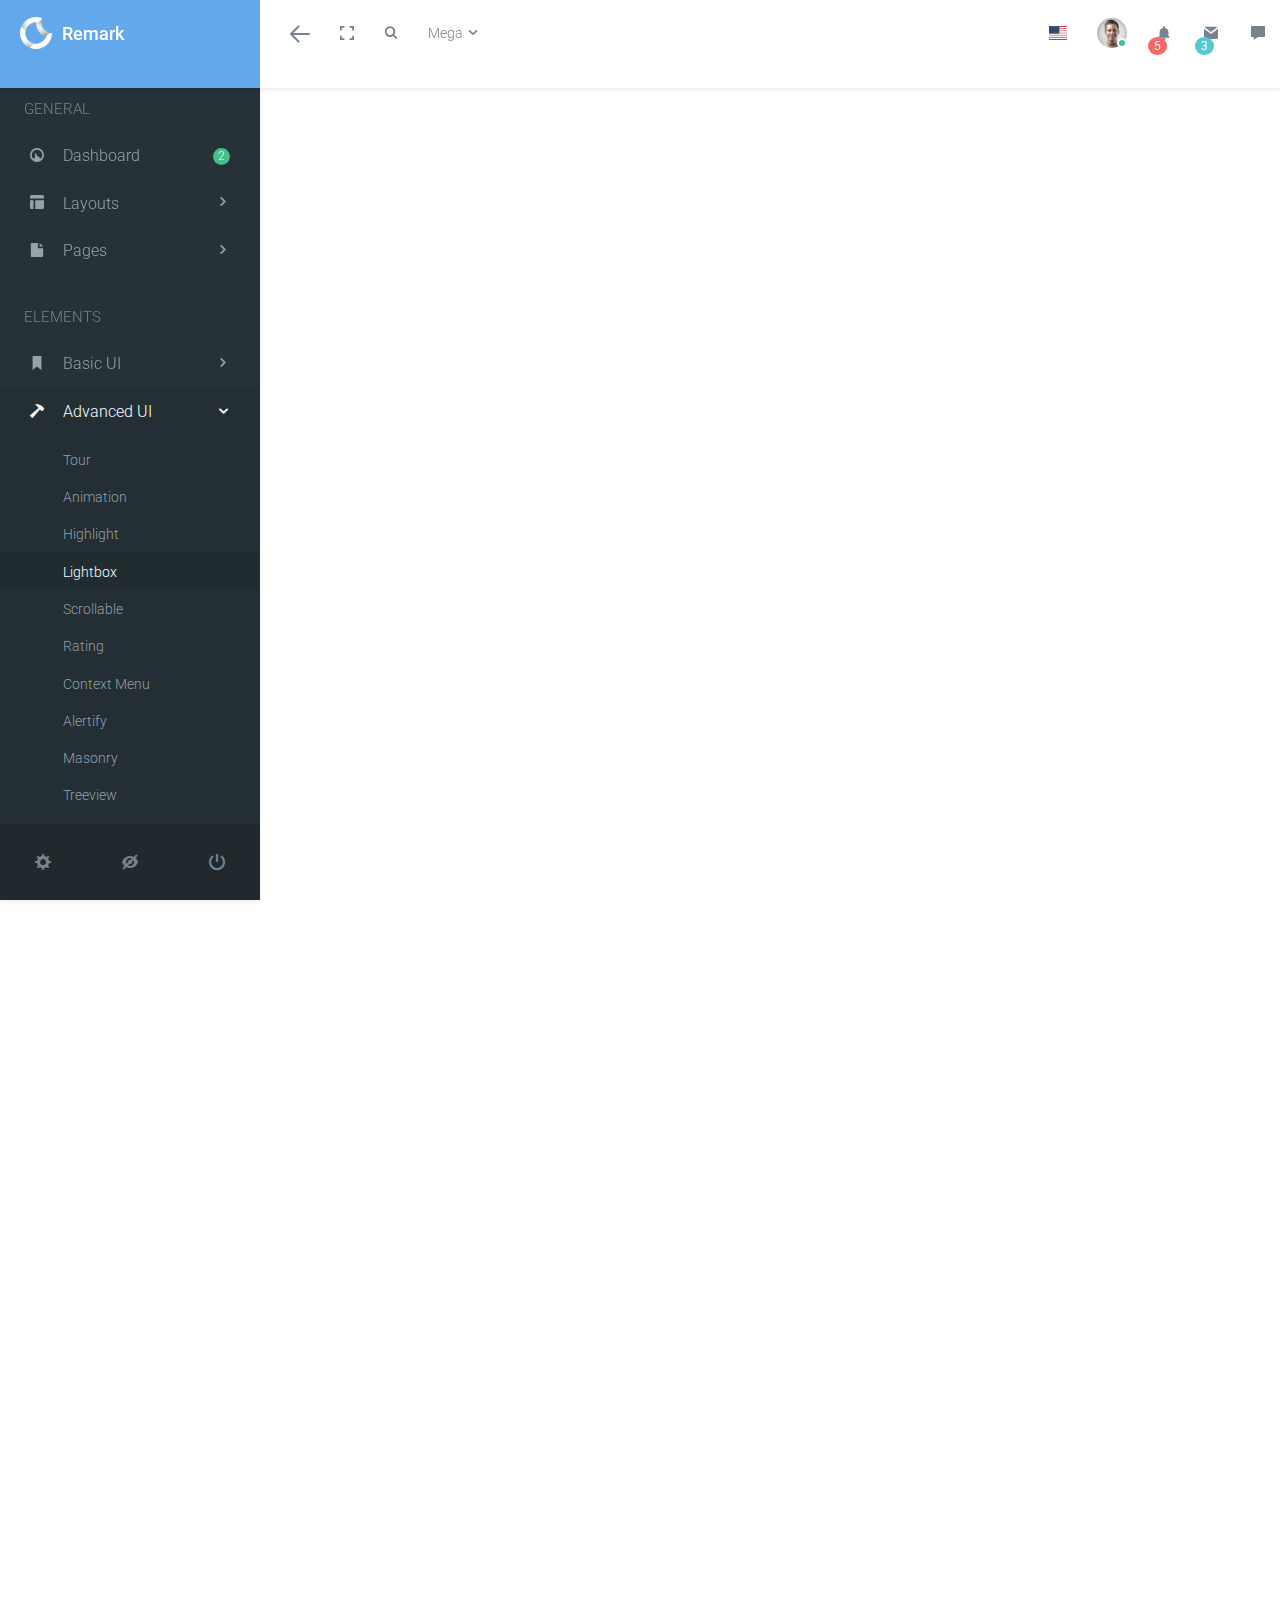
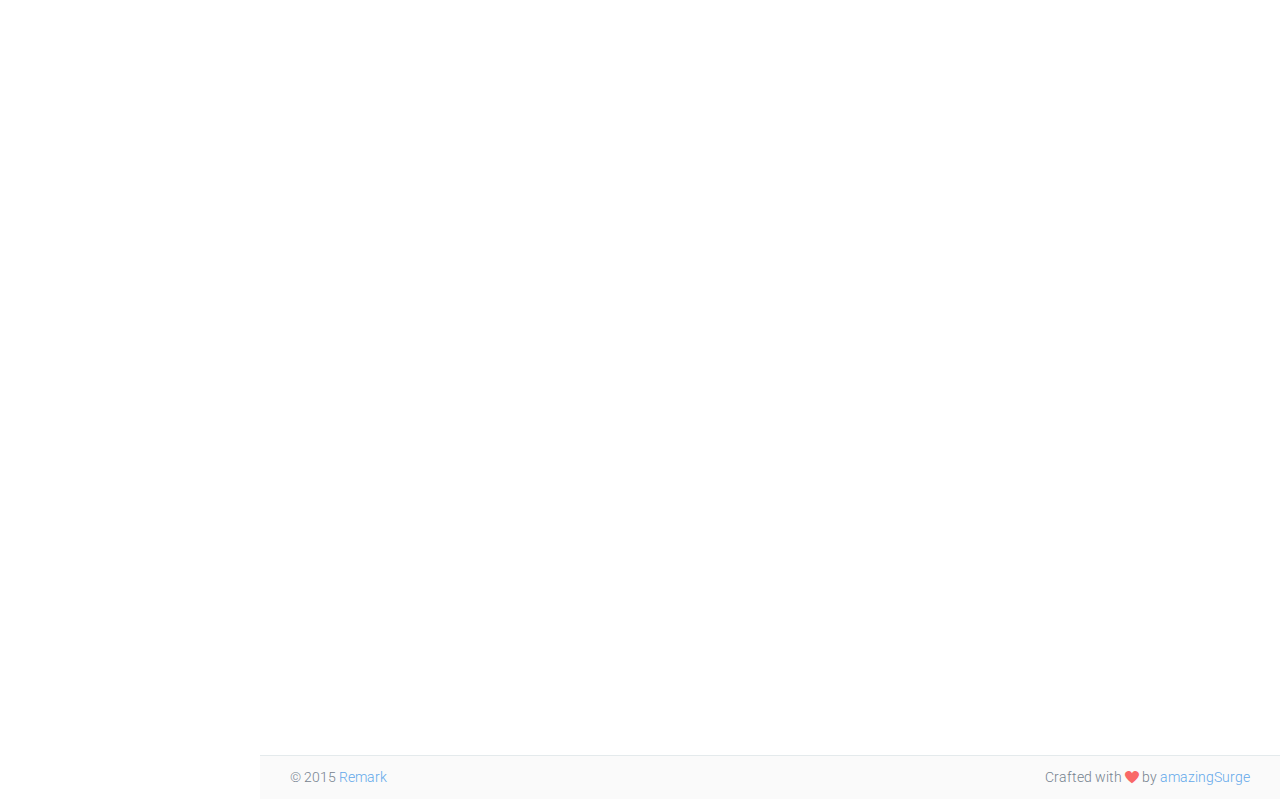
<file: advanced/lightbox.html>
<!DOCTYPE html>
<html class="no-js css-menubar" lang="en">
<head>
  <meta charset="utf-8">
  <meta http-equiv="X-UA-Compatible" content="IE=edge">
  <meta name="viewport" content="width=device-width, initial-scale=1.0, user-scalable=0, minimal-ui">
  <meta name="description" content="bootstrap admin template">
  <meta name="author" content="">

  <title>Lightbox | Remark Admin Template</title>

  <link rel="apple-touch-icon" href="../../assets/images/apple-touch-icon.png">
  <link rel="shortcut icon" href="../../assets/images/favicon.ico">

  <!-- Stylesheets -->
  <link rel="stylesheet" href="../../assets/css/bootstrap.min.css">
  <link rel="stylesheet" href="../../assets/css/bootstrap-extend.min.css">
  <link rel="stylesheet" href="../../assets/css/site.min.css">

  <!-- Plugins -->
  <link rel="stylesheet" href="../../assets/vendor/animsition/animsition.css">
  <link rel="stylesheet" href="../../assets/vendor/asscrollable/asScrollable.css">
  <link rel="stylesheet" href="../../assets/vendor/switchery/switchery.css">
  <link rel="stylesheet" href="../../assets/vendor/intro-js/introjs.css">
  <link rel="stylesheet" href="../../assets/vendor/slidepanel/slidePanel.css">
  <link rel="stylesheet" href="../../assets/vendor/flag-icon-css/flag-icon.css">

  <!-- Plugins For This Page -->
  <link rel="stylesheet" href="../../assets/vendor/magnific-popup/magnific-popup.css">

  <!-- Page -->
  <link rel="stylesheet" href="../../assets/examples/css/advanced/lightbox.css">

  <!-- Fonts -->
  <link rel="stylesheet" href="../../assets/fonts/web-icons/web-icons.min.css">
  <link rel="stylesheet" href="../../assets/fonts/brand-icons/brand-icons.min.css">
  <link rel='stylesheet' href='http://fonts.googleapis.com/css?family=Roboto:300,400,500,300italic'>

  <!--[if lt IE 9]>
    <script src="../../assets/vendor/html5shiv/html5shiv.min.js"></script>
    <![endif]-->

  <!--[if lt IE 10]>
    <script src="../../assets/vendor/media-match/media.match.min.js"></script>
    <script src="../../assets/vendor/respond/respond.min.js"></script>
    <![endif]-->

  <!-- Scripts -->
  <script src="../../assets/vendor/modernizr/modernizr.js"></script>
  <script src="../../assets/vendor/breakpoints/breakpoints.js"></script>
  <script>
    Breakpoints();
  </script>
</head>
<body>
  <!--[if lt IE 8]>
        <p class="browserupgrade">You are using an <strong>outdated</strong> browser. Please <a href="http://browsehappy.com/">upgrade your browser</a> to improve your experience.</p>
    <![endif]-->

  <nav class="site-navbar navbar navbar-default navbar-fixed-top navbar-mega" role="navigation">

    <div class="navbar-header">
      <button type="button" class="navbar-toggle hamburger hamburger-close navbar-toggle-left hided"
      data-toggle="menubar">
        <span class="sr-only">Toggle navigation</span>
        <span class="hamburger-bar"></span>
      </button>
      <button type="button" class="navbar-toggle collapsed" data-target="#site-navbar-collapse"
      data-toggle="collapse">
        <i class="icon wb-more-horizontal" aria-hidden="true"></i>
      </button>
      <div class="navbar-brand navbar-brand-center site-gridmenu-toggle" data-toggle="gridmenu">
        <img class="navbar-brand-logo" src="../../assets/images/logo.png" title="Remark">
        <span class="navbar-brand-text"> Remark</span>
      </div>
      <button type="button" class="navbar-toggle collapsed" data-target="#site-navbar-search"
      data-toggle="collapse">
        <span class="sr-only">Toggle Search</span>
        <i class="icon wb-search" aria-hidden="true"></i>
      </button>
    </div>

    <div class="navbar-container container-fluid">
      <!-- Navbar Collapse -->
      <div class="collapse navbar-collapse navbar-collapse-toolbar" id="site-navbar-collapse">
        <!-- Navbar Toolbar -->
        <ul class="nav navbar-toolbar">
          <li class="hidden-float" id="toggleMenubar">
            <a data-toggle="menubar" href="#" role="button">
              <i class="icon hamburger hamburger-arrow-left">
                  <span class="sr-only">Toggle menubar</span>
                  <span class="hamburger-bar"></span>
                </i>
            </a>
          </li>
          <li class="hidden-xs" id="toggleFullscreen">
            <a class="icon icon-fullscreen" data-toggle="fullscreen" href="#" role="button">
              <span class="sr-only">Toggle fullscreen</span>
            </a>
          </li>
          <li class="hidden-float">
            <a class="icon wb-search" data-toggle="collapse" href="#" data-target="#site-navbar-search"
            role="button">
              <span class="sr-only">Toggle Search</span>
            </a>
          </li>
          <li class="dropdown dropdown-fw dropdown-mega">
            <a class="dropdown-toggle" data-toggle="dropdown" href="#" aria-expanded="false"
            data-animation="fade" role="button">Mega <i class="icon wb-chevron-down-mini" aria-hidden="true"></i></a>
            <ul class="dropdown-menu" role="menu">
              <li role="presentation">
                <div class="mega-content">
                  <div class="row">
                    <div class="col-sm-4">
                      <h5>UI Kit</h5>
                      <ul class="blocks-2">
                        <li class="mega-menu margin-0">
                          <ul class="list-icons">
                            <li><i class="wb-chevron-right-mini" aria-hidden="true"></i>
                              <a
                              href="animation.html">Animation</a>
                            </li>
                            <li><i class="wb-chevron-right-mini" aria-hidden="true"></i>
                              <a
                              href="../uikit/buttons.html">Buttons</a>
                            </li>
                            <li><i class="wb-chevron-right-mini" aria-hidden="true"></i>
                              <a
                              href="../uikit/colors.html">Colors</a>
                            </li>
                            <li><i class="wb-chevron-right-mini" aria-hidden="true"></i>
                              <a
                              href="../uikit/dropdowns.html">Dropdowns</a>
                            </li>
                            <li><i class="wb-chevron-right-mini" aria-hidden="true"></i>
                              <a
                              href="../uikit/icons.html">Icons</a>
                            </li>
                            <li><i class="wb-chevron-right-mini" aria-hidden="true"></i>
                              <a
                              href="lightbox.html">Lightbox</a>
                            </li>
                          </ul>
                        </li>
                        <li class="mega-menu margin-0">
                          <ul class="list-icons">
                            <li><i class="wb-chevron-right-mini" aria-hidden="true"></i>
                              <a
                              href="../uikit/modals.html">Modals</a>
                            </li>
                            <li><i class="wb-chevron-right-mini" aria-hidden="true"></i>
                              <a
                              href="../uikit/panel-structure.html">Panels</a>
                            </li>
                            <li><i class="wb-chevron-right-mini" aria-hidden="true"></i>
                              <a
                              href="../structure/overlay.html">Overlay</a>
                            </li>
                            <li><i class="wb-chevron-right-mini" aria-hidden="true"></i>
                              <a
                              href="../uikit/tooltip-popover.html ">Tooltips</a>
                            </li>
                            <li><i class="wb-chevron-right-mini" aria-hidden="true"></i>
                              <a
                              href="scrollable.html">Scrollable</a>
                            </li>
                            <li><i class="wb-chevron-right-mini" aria-hidden="true"></i>
                              <a
                              href="../uikit/typography.html">Typography</a>
                            </li>
                          </ul>
                        </li>
                      </ul>
                    </div>
                    <div class="col-sm-4">
                      <h5>Media
                        <span class="badge badge-success">4</span>
                      </h5>
                      <ul class="blocks-3">
                        <li>
                          <a class="thumbnail margin-0" href="javascript:void(0)">
                            <img class="width-full" src="../../assets/photos/placeholder.png" alt="..." />
                          </a>
                        </li>
                        <li>
                          <a class="thumbnail margin-0" href="javascript:void(0)">
                            <img class="width-full" src="../../assets/photos/placeholder.png" alt="..." />
                          </a>
                        </li>
                        <li>
                          <a class="thumbnail margin-0" href="javascript:void(0)">
                            <img class="width-full" src="../../assets/photos/placeholder.png" alt="..." />
                          </a>
                        </li>
                        <li>
                          <a class="thumbnail margin-0" href="javascript:void(0)">
                            <img class="width-full" src="../../assets/photos/placeholder.png" alt="..." />
                          </a>
                        </li>
                        <li>
                          <a class="thumbnail margin-0" href="javascript:void(0)">
                            <img class="width-full" src="../../assets/photos/placeholder.png" alt="..." />
                          </a>
                        </li>
                        <li>
                          <a class="thumbnail margin-0" href="javascript:void(0)">
                            <img class="width-full" src="../../assets/photos/placeholder.png" alt="..." />
                          </a>
                        </li>
                      </ul>
                    </div>
                    <div class="col-sm-4">
                      <h5 class="margin-bottom-0">Accordion</h5>
                      <!-- Accordion -->
                      <div class="panel-group panel-group-simple" id="siteMegaAccordion" aria-multiselectable="true"
                      role="tablist">
                        <div class="panel">
                          <div class="panel-heading" id="siteMegaAccordionHeadingOne" role="tab">
                            <a class="panel-title" data-toggle="collapse" href="#siteMegaCollapseOne" data-parent="#siteMegaAccordion"
                            aria-expanded="false" aria-controls="siteMegaCollapseOne">
                                Collapsible Group Item #1
                              </a>
                          </div>
                          <div class="panel-collapse collapse" id="siteMegaCollapseOne" aria-labelledby="siteMegaAccordionHeadingOne"
                          role="tabpanel">
                            <div class="panel-body">
                              De moveat laudatur vestra parum doloribus labitur sentire partes, eripuit praesenti
                              congressus ostendit alienae, voluptati ornateque
                              accusamus clamat reperietur convicia albucius.
                            </div>
                          </div>
                        </div>
                        <div class="panel">
                          <div class="panel-heading" id="siteMegaAccordionHeadingTwo" role="tab">
                            <a class="panel-title collapsed" data-toggle="collapse" href="#siteMegaCollapseTwo"
                            data-parent="#siteMegaAccordion" aria-expanded="false"
                            aria-controls="siteMegaCollapseTwo">
                                Collapsible Group Item #2
                              </a>
                          </div>
                          <div class="panel-collapse collapse" id="siteMegaCollapseTwo" aria-labelledby="siteMegaAccordionHeadingTwo"
                          role="tabpanel">
                            <div class="panel-body">
                              Praestabiliorem. Pellat excruciant legantur ullum leniter vacare foris voluptate
                              loco ignavi, credo videretur multoque choro fatemur
                              mortis animus adoptionem, bello statuat expediunt
                              naturales.
                            </div>
                          </div>
                        </div>

                        <div class="panel">
                          <div class="panel-heading" id="siteMegaAccordionHeadingThree" role="tab">
                            <a class="panel-title collapsed" data-toggle="collapse" href="#siteMegaCollapseThree"
                            data-parent="#siteMegaAccordion" aria-expanded="false"
                            aria-controls="siteMegaCollapseThree">
                                Collapsible Group Item #3
                              </a>
                          </div>
                          <div class="panel-collapse collapse" id="siteMegaCollapseThree" aria-labelledby="siteMegaAccordionHeadingThree"
                          role="tabpanel">
                            <div class="panel-body">
                              Horum, antiquitate perciperet d conspectum locus obruamus animumque perspici probabis
                              suscipere. Desiderat magnum, contenta poena desiderant
                              concederetur menandri damna disputandum corporum.
                            </div>
                          </div>
                        </div>
                      </div>
                      <!-- End Accordion -->
                    </div>
                  </div>
                </div>
              </li>
            </ul>
          </li>
        </ul>
        <!-- End Navbar Toolbar -->

        <!-- Navbar Toolbar Right -->
        <ul class="nav navbar-toolbar navbar-right navbar-toolbar-right">
          <li class="dropdown">
            <a class="dropdown-toggle" data-toggle="dropdown" href="javascript:void(0)" data-animation="scale-up"
            aria-expanded="false" role="button">
              <span class="flag-icon flag-icon-us"></span>
            </a>
            <ul class="dropdown-menu" role="menu">
              <li role="presentation">
                <a href="javascript:void(0)" role="menuitem">
                  <span class="flag-icon flag-icon-gb"></span> English</a>
              </li>
              <li role="presentation">
                <a href="javascript:void(0)" role="menuitem">
                  <span class="flag-icon flag-icon-fr"></span> French</a>
              </li>
              <li role="presentation">
                <a href="javascript:void(0)" role="menuitem">
                  <span class="flag-icon flag-icon-cn"></span> Chinese</a>
              </li>
              <li role="presentation">
                <a href="javascript:void(0)" role="menuitem">
                  <span class="flag-icon flag-icon-de"></span> German</a>
              </li>
              <li role="presentation">
                <a href="javascript:void(0)" role="menuitem">
                  <span class="flag-icon flag-icon-nl"></span> Dutch</a>
              </li>
            </ul>
          </li>
          <li class="dropdown">
            <a class="navbar-avatar dropdown-toggle" data-toggle="dropdown" href="#" aria-expanded="false"
            data-animation="scale-up" role="button">
              <span class="avatar avatar-online">
                <img src="../../assets/portraits/5.jpg" alt="...">
                <i></i>
              </span>
            </a>
            <ul class="dropdown-menu" role="menu">
              <li role="presentation">
                <a href="javascript:void(0)" role="menuitem"><i class="icon wb-user" aria-hidden="true"></i> Profile</a>
              </li>
              <li role="presentation">
                <a href="javascript:void(0)" role="menuitem"><i class="icon wb-payment" aria-hidden="true"></i> Billing</a>
              </li>
              <li role="presentation">
                <a href="javascript:void(0)" role="menuitem"><i class="icon wb-settings" aria-hidden="true"></i> Settings</a>
              </li>
              <li class="divider" role="presentation"></li>
              <li role="presentation">
                <a href="javascript:void(0)" role="menuitem"><i class="icon wb-power" aria-hidden="true"></i> Logout</a>
              </li>
            </ul>
          </li>
          <li class="dropdown">
            <a data-toggle="dropdown" href="javascript:void(0)" title="Notifications" aria-expanded="false"
            data-animation="scale-up" role="button">
              <i class="icon wb-bell" aria-hidden="true"></i>
              <span class="badge badge-danger up">5</span>
            </a>
            <ul class="dropdown-menu dropdown-menu-right dropdown-menu-media" role="menu">
              <li class="dropdown-menu-header" role="presentation">
                <h5>NOTIFICATIONS</h5>
                <span class="label label-round label-danger">New 5</span>
              </li>

              <li class="list-group" role="presentation">
                <div data-role="container">
                  <div data-role="content">
                    <a class="list-group-item" href="javascript:void(0)" role="menuitem">
                      <div class="media">
                        <div class="media-left padding-right-10">
                          <i class="icon wb-order bg-red-600 white icon-circle" aria-hidden="true"></i>
                        </div>
                        <div class="media-body">
                          <h6 class="media-heading">A new order has been placed</h6>
                          <time class="media-meta" datetime="2015-06-12T20:50:48+08:00">5 hours ago</time>
                        </div>
                      </div>
                    </a>
                    <a class="list-group-item" href="javascript:void(0)" role="menuitem">
                      <div class="media">
                        <div class="media-left padding-right-10">
                          <i class="icon wb-user bg-green-600 white icon-circle" aria-hidden="true"></i>
                        </div>
                        <div class="media-body">
                          <h6 class="media-heading">Completed the task</h6>
                          <time class="media-meta" datetime="2015-06-11T18:29:20+08:00">2 days ago</time>
                        </div>
                      </div>
                    </a>
                    <a class="list-group-item" href="javascript:void(0)" role="menuitem">
                      <div class="media">
                        <div class="media-left padding-right-10">
                          <i class="icon wb-settings bg-red-600 white icon-circle" aria-hidden="true"></i>
                        </div>
                        <div class="media-body">
                          <h6 class="media-heading">Settings updated</h6>
                          <time class="media-meta" datetime="2015-06-11T14:05:00+08:00">2 days ago</time>
                        </div>
                      </div>
                    </a>
                    <a class="list-group-item" href="javascript:void(0)" role="menuitem">
                      <div class="media">
                        <div class="media-left padding-right-10">
                          <i class="icon wb-calendar bg-blue-600 white icon-circle" aria-hidden="true"></i>
                        </div>
                        <div class="media-body">
                          <h6 class="media-heading">Event started</h6>
                          <time class="media-meta" datetime="2015-06-10T13:50:18+08:00">3 days ago</time>
                        </div>
                      </div>
                    </a>
                    <a class="list-group-item" href="javascript:void(0)" role="menuitem">
                      <div class="media">
                        <div class="media-left padding-right-10">
                          <i class="icon wb-chat bg-orange-600 white icon-circle" aria-hidden="true"></i>
                        </div>
                        <div class="media-body">
                          <h6 class="media-heading">Message received</h6>
                          <time class="media-meta" datetime="2015-06-10T12:34:48+08:00">3 days ago</time>
                        </div>
                      </div>
                    </a>
                  </div>
                </div>
              </li>
              <li class="dropdown-menu-footer" role="presentation">
                <a class="dropdown-menu-footer-btn" href="javascript:void(0)" role="button">
                  <i class="icon wb-settings" aria-hidden="true"></i>
                </a>
                <a href="javascript:void(0)" role="menuitem">
                    All notifications
                  </a>
              </li>
            </ul>
          </li>
          <li class="dropdown">
            <a data-toggle="dropdown" href="javascript:void(0)" title="Messages" aria-expanded="false"
            data-animation="scale-up" role="button">
              <i class="icon wb-envelope" aria-hidden="true"></i>
              <span class="badge badge-info up">3</span>
            </a>
            <ul class="dropdown-menu dropdown-menu-right dropdown-menu-media" role="menu">
              <li class="dropdown-menu-header" role="presentation">
                <h5>MESSAGES</h5>
                <span class="label label-round label-info">New 3</span>
              </li>

              <li class="list-group" role="presentation">
                <div data-role="container">
                  <div data-role="content">
                    <a class="list-group-item" href="javascript:void(0)" role="menuitem">
                      <div class="media">
                        <div class="media-left padding-right-10">
                          <span class="avatar avatar-sm avatar-online">
                            <img src="../../assets/portraits/2.jpg" alt="..." />
                            <i></i>
                          </span>
                        </div>
                        <div class="media-body">
                          <h6 class="media-heading">Mary Adams</h6>
                          <div class="media-meta">
                            <time datetime="2015-06-17T20:22:05+08:00">30 minutes ago</time>
                          </div>
                          <div class="media-detail">Anyways, i would like just do it</div>
                        </div>
                      </div>
                    </a>
                    <a class="list-group-item" href="javascript:void(0)" role="menuitem">
                      <div class="media">
                        <div class="media-left padding-right-10">
                          <span class="avatar avatar-sm avatar-off">
                            <img src="../../assets/portraits/3.jpg" alt="..." />
                            <i></i>
                          </span>
                        </div>
                        <div class="media-body">
                          <h6 class="media-heading">Caleb Richards</h6>
                          <div class="media-meta">
                            <time datetime="2015-06-17T12:30:30+08:00">12 hours ago</time>
                          </div>
                          <div class="media-detail">I checheck the document. But there seems</div>
                        </div>
                      </div>
                    </a>
                    <a class="list-group-item" href="javascript:void(0)" role="menuitem">
                      <div class="media">
                        <div class="media-left padding-right-10">
                          <span class="avatar avatar-sm avatar-busy">
                            <img src="../../assets/portraits/4.jpg" alt="..." />
                            <i></i>
                          </span>
                        </div>
                        <div class="media-body">
                          <h6 class="media-heading">June Lane</h6>
                          <div class="media-meta">
                            <time datetime="2015-06-16T18:38:40+08:00">2 days ago</time>
                          </div>
                          <div class="media-detail">Lorem ipsum Id consectetur et minim</div>
                        </div>
                      </div>
                    </a>
                    <a class="list-group-item" href="javascript:void(0)" role="menuitem">
                      <div class="media">
                        <div class="media-left padding-right-10">
                          <span class="avatar avatar-sm avatar-away">
                            <img src="../../assets/portraits/5.jpg" alt="..." />
                            <i></i>
                          </span>
                        </div>
                        <div class="media-body">
                          <h6 class="media-heading">Edward Fletcher</h6>
                          <div class="media-meta">
                            <time datetime="2015-06-15T20:34:48+08:00">3 days ago</time>
                          </div>
                          <div class="media-detail">Dolor et irure cupidatat commodo nostrud nostrud.</div>
                        </div>
                      </div>
                    </a>
                  </div>
                </div>
              </li>
              <li class="dropdown-menu-footer" role="presentation">
                <a class="dropdown-menu-footer-btn" href="javascript:void(0)" role="button">
                  <i class="icon wb-settings" aria-hidden="true"></i>
                </a>
                <a href="javascript:void(0)" role="menuitem">
                    See all messages
                  </a>
              </li>
            </ul>
          </li>
          <li id="toggleChat">
            <a data-toggle="site-sidebar" href="javascript:void(0)" title="Chat" data-url="../site-sidebar.tpl">
              <i class="icon wb-chat" aria-hidden="true"></i>
            </a>
          </li>
        </ul>
        <!-- End Navbar Toolbar Right -->
      </div>
      <!-- End Navbar Collapse -->

      <!-- Site Navbar Seach -->
      <div class="collapse navbar-search-overlap" id="site-navbar-search">
        <form role="search">
          <div class="form-group">
            <div class="input-search">
              <i class="input-search-icon wb-search" aria-hidden="true"></i>
              <input type="text" class="form-control" name="site-search" placeholder="Search...">
              <button type="button" class="input-search-close icon wb-close" data-target="#site-navbar-search"
              data-toggle="collapse" aria-label="Close"></button>
            </div>
          </div>
        </form>
      </div>
      <!-- End Site Navbar Seach -->
    </div>
  </nav>
  <div class="site-menubar">
    <div class="site-menubar-body">
      <div>
        <div>
          <ul class="site-menu">
            <li class="site-menu-category">General</li>
            <li class="site-menu-item has-sub">
              <a href="javascript:void(0)" data-slug="dashboard">
                <i class="site-menu-icon wb-dashboard" aria-hidden="true"></i>
                <span class="site-menu-title">Dashboard</span>
                <div class="site-menu-badge">
                  <span class="badge badge-success">2</span>
                </div>
              </a>
              <ul class="site-menu-sub">
                <li class="site-menu-item">
                  <a class="animsition-link" href="../index.html" data-slug="dashboard-v1">
                    <i class="site-menu-icon " aria-hidden="true"></i>
                    <span class="site-menu-title">Dashboard v1</span>
                  </a>
                </li>
                <li class="site-menu-item">
                  <a class="animsition-link" href="../dashboard/v2.html" data-slug="dashboard-v2">
                    <i class="site-menu-icon " aria-hidden="true"></i>
                    <span class="site-menu-title">Dashboard v2</span>
                  </a>
                </li>
              </ul>
            </li>
            <li class="site-menu-item has-sub">
              <a href="javascript:void(0)" data-slug="layout">
                <i class="site-menu-icon wb-layout" aria-hidden="true"></i>
                <span class="site-menu-title">Layouts</span>
                <span class="site-menu-arrow"></span>
              </a>
              <ul class="site-menu-sub">
                <li class="site-menu-item">
                  <a class="animsition-link" href="../layouts/menu-collapsed.html" data-slug="layout-menu-collapsed">
                    <i class="site-menu-icon " aria-hidden="true"></i>
                    <span class="site-menu-title">Menu Collapsed</span>
                  </a>
                </li>
                <li class="site-menu-item">
                  <a class="animsition-link" href="../layouts/menu-expended.html" data-slug="layout-menu-expended">
                    <i class="site-menu-icon " aria-hidden="true"></i>
                    <span class="site-menu-title">Menu Expended</span>
                  </a>
                </li>
                <li class="site-menu-item">
                  <a class="animsition-link" href="../layouts/grids.html" data-slug="layout-grids">
                    <i class="site-menu-icon " aria-hidden="true"></i>
                    <span class="site-menu-title">Grid Scaffolding</span>
                  </a>
                </li>
                <li class="site-menu-item">
                  <a class="animsition-link" href="../layouts/headers.html" data-slug="layout-headers">
                    <i class="site-menu-icon " aria-hidden="true"></i>
                    <span class="site-menu-title">Different Headers</span>
                  </a>
                </li>
                <li class="site-menu-item">
                  <a class="animsition-link" href="../layouts/panel-transition.html" data-slug="layout-panel-transition">
                    <i class="site-menu-icon " aria-hidden="true"></i>
                    <span class="site-menu-title">Panel Transition</span>
                  </a>
                </li>
                <li class="site-menu-item">
                  <a class="animsition-link" href="../layouts/boxed.html" data-slug="layout-boxed">
                    <i class="site-menu-icon " aria-hidden="true"></i>
                    <span class="site-menu-title">Boxed Layout</span>
                  </a>
                </li>
                <li class="site-menu-item">
                  <a class="animsition-link" href="../layouts/two-columns.html" data-slug="layout-two-columns">
                    <i class="site-menu-icon " aria-hidden="true"></i>
                    <span class="site-menu-title">Two Columns</span>
                  </a>
                </li>
                <li class="site-menu-item">
                  <a class="animsition-link" href="../layouts/menubar-flipped.html" data-slug="layout-menubar-flipped">
                    <i class="site-menu-icon " aria-hidden="true"></i>
                    <span class="site-menu-title">Menubar Flipped</span>
                  </a>
                </li>
                <li class="site-menu-item">
                  <a class="animsition-link" href="../layouts/menubar-native-scrolling.html" data-slug="layout-menubar-native-scrolling">
                    <i class="site-menu-icon " aria-hidden="true"></i>
                    <span class="site-menu-title">Menubar Native Scrolling</span>
                  </a>
                </li>
                <li class="site-menu-item">
                  <a class="animsition-link" href="../layouts/bordered-header.html" data-slug="layout-bordered-header">
                    <i class="site-menu-icon " aria-hidden="true"></i>
                    <span class="site-menu-title">Bordered Header</span>
                  </a>
                </li>
              </ul>
            </li>
            <li class="site-menu-item has-sub">
              <a href="javascript:void(0)" data-slug="page">
                <i class="site-menu-icon wb-file" aria-hidden="true"></i>
                <span class="site-menu-title">Pages</span>
                <span class="site-menu-arrow"></span>
              </a>
              <ul class="site-menu-sub">
                <li class="site-menu-item has-sub">
                  <a href="javascript:void(0)" data-slug="">
                    <i class="site-menu-icon " aria-hidden="true"></i>
                    <span class="site-menu-title">Errors</span>
                    <span class="site-menu-arrow"></span>
                  </a>
                  <ul class="site-menu-sub">
                    <li class="site-menu-item">
                      <a class="animsition-link" href="../pages/400.html" data-slug="page-error-400">
                        <i class="site-menu-icon " aria-hidden="true"></i>
                        <span class="site-menu-title">400</span>
                      </a>
                    </li>
                    <li class="site-menu-item">
                      <a class="animsition-link" href="../pages/403.html" data-slug="page-error-403">
                        <i class="site-menu-icon " aria-hidden="true"></i>
                        <span class="site-menu-title">403</span>
                      </a>
                    </li>
                    <li class="site-menu-item">
                      <a class="animsition-link" href="../pages/404.html" data-slug="page-error-404">
                        <i class="site-menu-icon " aria-hidden="true"></i>
                        <span class="site-menu-title">404</span>
                      </a>
                    </li>
                    <li class="site-menu-item">
                      <a class="animsition-link" href="../pages/500.html" data-slug="page-error-500">
                        <i class="site-menu-icon " aria-hidden="true"></i>
                        <span class="site-menu-title">500</span>
                      </a>
                    </li>
                    <li class="site-menu-item">
                      <a class="animsition-link" href="../pages/503.html" data-slug="page-error-503">
                        <i class="site-menu-icon " aria-hidden="true"></i>
                        <span class="site-menu-title">503</span>
                      </a>
                    </li>
                  </ul>
                </li>
                <li class="site-menu-item">
                  <a class="animsition-link" href="../pages/faq.html" data-slug="page-faq">
                    <i class="site-menu-icon " aria-hidden="true"></i>
                    <span class="site-menu-title">FAQ</span>
                  </a>
                </li>
                <li class="site-menu-item">
                  <a class="animsition-link" href="../pages/gallery.html" data-slug="page-gallery">
                    <i class="site-menu-icon " aria-hidden="true"></i>
                    <span class="site-menu-title">Gallery</span>
                  </a>
                </li>
                <li class="site-menu-item">
                  <a class="animsition-link" href="../pages/gallery-grid.html" data-slug="page-gallery-grid">
                    <i class="site-menu-icon " aria-hidden="true"></i>
                    <span class="site-menu-title">Gallery Grid</span>
                  </a>
                </li>
                <li class="site-menu-item">
                  <a class="animsition-link" href="../pages/search-result.html" data-slug="page-search-result">
                    <i class="site-menu-icon " aria-hidden="true"></i>
                    <span class="site-menu-title">Search Result</span>
                  </a>
                </li>
                <li class="site-menu-item has-sub">
                  <a href="javascript:void(0)" data-slug="page-map">
                    <i class="site-menu-icon " aria-hidden="true"></i>
                    <span class="site-menu-title">Maps</span>
                    <span class="site-menu-arrow"></span>
                  </a>
                  <ul class="site-menu-sub">
                    <li class="site-menu-item">
                      <a class="animsition-link" href="../pages/map-google.html" data-slug="page-map-google">
                        <i class="site-menu-icon " aria-hidden="true"></i>
                        <span class="site-menu-title">Google Maps</span>
                      </a>
                    </li>
                    <li class="site-menu-item">
                      <a class="animsition-link" href="../pages/map-vector.html" data-slug="page-map-vector">
                        <i class="site-menu-icon " aria-hidden="true"></i>
                        <span class="site-menu-title">Vector Maps</span>
                      </a>
                    </li>
                  </ul>
                </li>
                <li class="site-menu-item">
                  <a class="animsition-link" href="../pages/maintenance.html" data-slug="page-maintenance">
                    <i class="site-menu-icon " aria-hidden="true"></i>
                    <span class="site-menu-title">Maintenance</span>
                  </a>
                </li>
                <li class="site-menu-item">
                  <a class="animsition-link" href="../pages/forgot-password.html" data-slug="page-forgot-password">
                    <i class="site-menu-icon " aria-hidden="true"></i>
                    <span class="site-menu-title">Forgot Password</span>
                  </a>
                </li>
                <li class="site-menu-item">
                  <a class="animsition-link" href="../pages/lockscreen.html" data-slug="page-lockscreen">
                    <i class="site-menu-icon " aria-hidden="true"></i>
                    <span class="site-menu-title">Lockscreen</span>
                  </a>
                </li>
                <li class="site-menu-item">
                  <a class="animsition-link" href="../pages/login.html" data-slug="page-login">
                    <i class="site-menu-icon " aria-hidden="true"></i>
                    <span class="site-menu-title">Login</span>
                  </a>
                </li>
                <li class="site-menu-item">
                  <a class="animsition-link" href="../pages/register.html" data-slug="page-register">
                    <i class="site-menu-icon " aria-hidden="true"></i>
                    <span class="site-menu-title">Register</span>
                  </a>
                </li>
                <li class="site-menu-item">
                  <a class="animsition-link" href="../pages/login-v2.html" data-slug="page-login-v2">
                    <i class="site-menu-icon " aria-hidden="true"></i>
                    <span class="site-menu-title">Login V2</span>
                  </a>
                </li>
                <li class="site-menu-item">
                  <a class="animsition-link" href="../pages/register-v2.html" data-slug="page-register-v2">
                    <i class="site-menu-icon " aria-hidden="true"></i>
                    <span class="site-menu-title">Register V2</span>
                    <div class="site-menu-label">
                      <span class="label label-info label-round">new</span>
                    </div>
                  </a>
                </li>
                <li class="site-menu-item">
                  <a class="animsition-link" href="../pages/login-v3.html" data-slug="page-login-v3">
                    <i class="site-menu-icon " aria-hidden="true"></i>
                    <span class="site-menu-title">Login V3</span>
                  </a>
                </li>
                <li class="site-menu-item">
                  <a class="animsition-link" href="../pages/register-v3.html" data-slug="page-register-v3">
                    <i class="site-menu-icon " aria-hidden="true"></i>
                    <span class="site-menu-title">Register V3</span>
                  </a>
                </li>
                <li class="site-menu-item">
                  <a class="animsition-link" href="../pages/user.html" data-slug="page-user">
                    <i class="site-menu-icon " aria-hidden="true"></i>
                    <span class="site-menu-title">User List</span>
                  </a>
                </li>
                <li class="site-menu-item">
                  <a class="animsition-link" href="../pages/invoice.html" data-slug="page-invoice">
                    <i class="site-menu-icon " aria-hidden="true"></i>
                    <span class="site-menu-title">Invoice</span>
                  </a>
                </li>
                <li class="site-menu-item">
                  <a class="animsition-link" href="../pages/blank.html" data-slug="page-blank">
                    <i class="site-menu-icon " aria-hidden="true"></i>
                    <span class="site-menu-title">Blank Page</span>
                  </a>
                </li>
                <li class="site-menu-item">
                  <a class="animsition-link" href="../pages/email.html" data-slug="page-email">
                    <i class="site-menu-icon " aria-hidden="true"></i>
                    <span class="site-menu-title">Email</span>
                  </a>
                </li>
                <li class="site-menu-item">
                  <a class="animsition-link" href="../pages/code-editor.html" data-slug="page-code-editor">
                    <i class="site-menu-icon " aria-hidden="true"></i>
                    <span class="site-menu-title">Code Editor</span>
                  </a>
                </li>
                <li class="site-menu-item">
                  <a class="animsition-link" href="../pages/profile.html" data-slug="page-profile">
                    <i class="site-menu-icon " aria-hidden="true"></i>
                    <span class="site-menu-title">Profile</span>
                  </a>
                </li>
              </ul>
            </li>
            <li class="site-menu-category">Elements</li>
            <li class="site-menu-item has-sub">
              <a href="javascript:void(0)" data-slug="uikit">
                <i class="site-menu-icon wb-bookmark" aria-hidden="true"></i>
                <span class="site-menu-title">Basic UI</span>
                <span class="site-menu-arrow"></span>
              </a>
              <ul class="site-menu-sub">
                <li class="site-menu-item has-sub">
                  <a href="javascript:void(0)" data-slug="uikit-panel">
                    <i class="site-menu-icon " aria-hidden="true"></i>
                    <span class="site-menu-title">Panel</span>
                    <span class="site-menu-arrow"></span>
                  </a>
                  <ul class="site-menu-sub">
                    <li class="site-menu-item">
                      <a class="animsition-link" href="../uikit/panel-structure.html" data-slug="uikit-panel-structure">
                        <i class="site-menu-icon " aria-hidden="true"></i>
                        <span class="site-menu-title">Panel Structure</span>
                      </a>
                    </li>
                    <li class="site-menu-item">
                      <a class="animsition-link" href="../uikit/panel-actions.html" data-slug="uikit-panel-actions">
                        <i class="site-menu-icon " aria-hidden="true"></i>
                        <span class="site-menu-title">Panel Actions</span>
                      </a>
                    </li>
                    <li class="site-menu-item">
                      <a class="animsition-link" href="../uikit/panel-portlets.html" data-slug="uikit-panel-portlets">
                        <i class="site-menu-icon " aria-hidden="true"></i>
                        <span class="site-menu-title">Panel Portlets</span>
                      </a>
                    </li>
                  </ul>
                </li>
                <li class="site-menu-item">
                  <a class="animsition-link" href="../uikit/buttons.html" data-slug="uikit-buttons">
                    <i class="site-menu-icon " aria-hidden="true"></i>
                    <span class="site-menu-title">Buttons</span>
                  </a>
                </li>
                <li class="site-menu-item">
                  <a class="animsition-link" href="../uikit/dropdowns.html" data-slug="uikit-dropdowns">
                    <i class="site-menu-icon " aria-hidden="true"></i>
                    <span class="site-menu-title">Dropdowns</span>
                  </a>
                </li>
                <li class="site-menu-item">
                  <a class="animsition-link" href="../uikit/icons.html" data-slug="uikit-icons">
                    <i class="site-menu-icon " aria-hidden="true"></i>
                    <span class="site-menu-title">Icons</span>
                  </a>
                </li>
                <li class="site-menu-item">
                  <a class="animsition-link" href="../uikit/list.html" data-slug="uikit-list">
                    <i class="site-menu-icon " aria-hidden="true"></i>
                    <span class="site-menu-title">List</span>
                  </a>
                </li>
                <li class="site-menu-item">
                  <a class="animsition-link" href="../uikit/tooltip-popover.html" data-slug="uikit-tooltip-popover">
                    <i class="site-menu-icon " aria-hidden="true"></i>
                    <span class="site-menu-title">Tooltip &amp; Popover</span>
                  </a>
                </li>
                <li class="site-menu-item">
                  <a class="animsition-link" href="../uikit/modals.html" data-slug="uikit-modals">
                    <i class="site-menu-icon " aria-hidden="true"></i>
                    <span class="site-menu-title">Modals</span>
                  </a>
                </li>
                <li class="site-menu-item">
                  <a class="animsition-link" href="../uikit/tabs-accordions.html" data-slug="uikit-tabs-accordions">
                    <i class="site-menu-icon " aria-hidden="true"></i>
                    <span class="site-menu-title">Tabs &amp; Accordions</span>
                  </a>
                </li>
                <li class="site-menu-item">
                  <a class="animsition-link" href="../uikit/images.html" data-slug="uikit-images">
                    <i class="site-menu-icon " aria-hidden="true"></i>
                    <span class="site-menu-title">Images</span>
                  </a>
                </li>
                <li class="site-menu-item">
                  <a class="animsition-link" href="../uikit/badges-labels.html" data-slug="uikit-badges-labels">
                    <i class="site-menu-icon " aria-hidden="true"></i>
                    <span class="site-menu-title">Badges &amp; Labels</span>
                  </a>
                </li>
                <li class="site-menu-item">
                  <a class="animsition-link" href="../uikit/progress-bars.html" data-slug="uikit-progress-bars">
                    <i class="site-menu-icon " aria-hidden="true"></i>
                    <span class="site-menu-title">Progress Bars</span>
                  </a>
                </li>
                <li class="site-menu-item">
                  <a class="animsition-link" href="../uikit/carousel.html" data-slug="uikit-carousel">
                    <i class="site-menu-icon " aria-hidden="true"></i>
                    <span class="site-menu-title">Carousel</span>
                  </a>
                </li>
                <li class="site-menu-item">
                  <a class="animsition-link" href="../uikit/typography.html" data-slug="uikit-typography">
                    <i class="site-menu-icon " aria-hidden="true"></i>
                    <span class="site-menu-title">Typography</span>
                  </a>
                </li>
                <li class="site-menu-item">
                  <a class="animsition-link" href="../uikit/colors.html" data-slug="uikit-colors">
                    <i class="site-menu-icon " aria-hidden="true"></i>
                    <span class="site-menu-title">Colors</span>
                  </a>
                </li>
                <li class="site-menu-item">
                  <a class="animsition-link" href="../uikit/utilities.html" data-slug="uikit-utilities">
                    <i class="site-menu-icon " aria-hidden="true"></i>
                    <span class="site-menu-title">Utilties</span>
                  </a>
                </li>
              </ul>
            </li>
            <li class="site-menu-item has-sub active open">
              <a href="javascript:void(0)" data-slug="advanced">
                <i class="site-menu-icon wb-hammer" aria-hidden="true"></i>
                <span class="site-menu-title">Advanced UI</span>
                <span class="site-menu-arrow"></span>
              </a>
              <ul class="site-menu-sub">
                <li class="site-menu-item hidden-xs">
                  <a href="javascript:void(0)" data-slug="advanced-tour">
                    <i class="site-menu-icon " aria-hidden="true"></i>
                    <span class="site-menu-title">Tour</span>
                  </a>
                </li>
                <li class="site-menu-item">
                  <a class="animsition-link" href="animation.html" data-slug="advanced-animation">
                    <i class="site-menu-icon " aria-hidden="true"></i>
                    <span class="site-menu-title">Animation</span>
                  </a>
                </li>
                <li class="site-menu-item">
                  <a class="animsition-link" href="highlight.html" data-slug="advanced-highlight">
                    <i class="site-menu-icon " aria-hidden="true"></i>
                    <span class="site-menu-title">Highlight</span>
                  </a>
                </li>
                <li class="site-menu-item active">
                  <a class="animsition-link" href="lightbox.html" data-slug="advanced-lightbox">
                    <i class="site-menu-icon " aria-hidden="true"></i>
                    <span class="site-menu-title">Lightbox</span>
                  </a>
                </li>
                <li class="site-menu-item">
                  <a class="animsition-link" href="scrollable.html" data-slug="advanced-scrollable">
                    <i class="site-menu-icon " aria-hidden="true"></i>
                    <span class="site-menu-title">Scrollable</span>
                  </a>
                </li>
                <li class="site-menu-item">
                  <a class="animsition-link" href="rating.html" data-slug="advanced-rating">
                    <i class="site-menu-icon " aria-hidden="true"></i>
                    <span class="site-menu-title">Rating</span>
                  </a>
                </li>
                <li class="site-menu-item">
                  <a class="animsition-link" href="context-menu.html" data-slug="advanced-context-menu">
                    <i class="site-menu-icon " aria-hidden="true"></i>
                    <span class="site-menu-title">Context Menu</span>
                  </a>
                </li>
                <li class="site-menu-item">
                  <a class="animsition-link" href="alertify.html" data-slug="advanced-alertify">
                    <i class="site-menu-icon " aria-hidden="true"></i>
                    <span class="site-menu-title">Alertify</span>
                  </a>
                </li>
                <li class="site-menu-item">
                  <a class="animsition-link" href="masonry.html" data-slug="advanced-masonry">
                    <i class="site-menu-icon " aria-hidden="true"></i>
                    <span class="site-menu-title">Masonry</span>
                  </a>
                </li>
                <li class="site-menu-item">
                  <a class="animsition-link" href="treeview.html" data-slug="advanced-treeview">
                    <i class="site-menu-icon " aria-hidden="true"></i>
                    <span class="site-menu-title">Treeview</span>
                  </a>
                </li>
                <li class="site-menu-item">
                  <a class="animsition-link" href="toastr.html" data-slug="advanced-toastr">
                    <i class="site-menu-icon " aria-hidden="true"></i>
                    <span class="site-menu-title">Toastr</span>
                  </a>
                </li>
                <li class="site-menu-item">
                  <a class="animsition-link" href="maps-vector.html" data-slug="advanced-maps-vector">
                    <i class="site-menu-icon " aria-hidden="true"></i>
                    <span class="site-menu-title">Vector Maps</span>
                  </a>
                </li>
                <li class="site-menu-item">
                  <a class="animsition-link" href="maps-google.html" data-slug="advanced-maps-google">
                    <i class="site-menu-icon " aria-hidden="true"></i>
                    <span class="site-menu-title">Google Maps</span>
                  </a>
                </li>
                <li class="site-menu-item">
                  <a class="animsition-link" href="sortable-nestable.html" data-slug="advanced-sortable-nestable">
                    <i class="site-menu-icon " aria-hidden="true"></i>
                    <span class="site-menu-title">Sortable &amp; Nestable</span>
                  </a>
                </li>
                <li class="site-menu-item">
                  <a class="animsition-link" href="bootbox-sweetalert.html" data-slug="advanced-bootbox-sweetalert">
                    <i class="site-menu-icon " aria-hidden="true"></i>
                    <span class="site-menu-title">Bootbox &amp; Sweetalert</span>
                  </a>
                </li>
              </ul>
            </li>
            <li class="site-menu-item has-sub">
              <a href="javascript:void(0)" data-slug="structure">
                <i class="site-menu-icon wb-plugin" aria-hidden="true"></i>
                <span class="site-menu-title">Structure</span>
                <span class="site-menu-arrow"></span>
              </a>
              <ul class="site-menu-sub">
                <li class="site-menu-item">
                  <a class="animsition-link" href="../structure/alerts.html" data-slug="structure-alerts">
                    <i class="site-menu-icon " aria-hidden="true"></i>
                    <span class="site-menu-title">Alerts</span>
                  </a>
                </li>
                <li class="site-menu-item">
                  <a class="animsition-link" href="../structure/ribbon.html" data-slug="structure-ribbon">
                    <i class="site-menu-icon " aria-hidden="true"></i>
                    <span class="site-menu-title">Ribbon</span>
                  </a>
                </li>
                <li class="site-menu-item">
                  <a class="animsition-link" href="../structure/pricing-tables.html" data-slug="structure-pricing-tables">
                    <i class="site-menu-icon " aria-hidden="true"></i>
                    <span class="site-menu-title">Pricing Tables</span>
                  </a>
                </li>
                <li class="site-menu-item">
                  <a class="animsition-link" href="../structure/overlay.html" data-slug="structure-overlay">
                    <i class="site-menu-icon " aria-hidden="true"></i>
                    <span class="site-menu-title">Overlay</span>
                  </a>
                </li>
                <li class="site-menu-item">
                  <a class="animsition-link" href="../structure/cover.html" data-slug="structure-cover">
                    <i class="site-menu-icon " aria-hidden="true"></i>
                    <span class="site-menu-title">Cover</span>
                  </a>
                </li>
                <li class="site-menu-item">
                  <a class="animsition-link" href="../structure/timeline-simple.html" data-slug="structure-timeline-simple">
                    <i class="site-menu-icon " aria-hidden="true"></i>
                    <span class="site-menu-title">Simple Timeline</span>
                  </a>
                </li>
                <li class="site-menu-item">
                  <a class="animsition-link" href="../structure/timeline.html" data-slug="structure-timeline">
                    <i class="site-menu-icon " aria-hidden="true"></i>
                    <span class="site-menu-title">Timeline</span>
                  </a>
                </li>
                <li class="site-menu-item">
                  <a class="animsition-link" href="../structure/step.html" data-slug="structure-step">
                    <i class="site-menu-icon " aria-hidden="true"></i>
                    <span class="site-menu-title">Step</span>
                  </a>
                </li>
                <li class="site-menu-item">
                  <a class="animsition-link" href="../structure/comments.html" data-slug="structure-comments">
                    <i class="site-menu-icon " aria-hidden="true"></i>
                    <span class="site-menu-title">Comments</span>
                  </a>
                </li>
                <li class="site-menu-item">
                  <a class="animsition-link" href="../structure/media.html" data-slug="structure-media">
                    <i class="site-menu-icon " aria-hidden="true"></i>
                    <span class="site-menu-title">Media</span>
                  </a>
                </li>
                <li class="site-menu-item">
                  <a class="animsition-link" href="../structure/chat.html" data-slug="structure-chat">
                    <i class="site-menu-icon " aria-hidden="true"></i>
                    <span class="site-menu-title">Chat</span>
                  </a>
                </li>
                <li class="site-menu-item">
                  <a class="animsition-link" href="../structure/testimonials.html" data-slug="structure-testimonials">
                    <i class="site-menu-icon " aria-hidden="true"></i>
                    <span class="site-menu-title">Testimonials</span>
                  </a>
                </li>
                <li class="site-menu-item">
                  <a class="animsition-link" href="../structure/nav.html" data-slug="structure-nav">
                    <i class="site-menu-icon " aria-hidden="true"></i>
                    <span class="site-menu-title">Nav</span>
                  </a>
                </li>
                <li class="site-menu-item">
                  <a class="animsition-link" href="../structure/navbars.html" data-slug="structure-navbars">
                    <i class="site-menu-icon " aria-hidden="true"></i>
                    <span class="site-menu-title">Navbars</span>
                  </a>
                </li>
                <li class="site-menu-item">
                  <a class="animsition-link" href="../structure/blockquotes.html" data-slug="structure-blockquotes">
                    <i class="site-menu-icon " aria-hidden="true"></i>
                    <span class="site-menu-title">Blockquotes</span>
                  </a>
                </li>
                <li class="site-menu-item">
                  <a class="animsition-link" href="../structure/pagination.html" data-slug="structure-pagination">
                    <i class="site-menu-icon " aria-hidden="true"></i>
                    <span class="site-menu-title">Pagination</span>
                  </a>
                </li>
                <li class="site-menu-item">
                  <a class="animsition-link" href="../structure/breadcrumbs.html" data-slug="structure-breadcrumbs">
                    <i class="site-menu-icon " aria-hidden="true"></i>
                    <span class="site-menu-title">Breadcrumbs</span>
                  </a>
                </li>
              </ul>
            </li>
            <li class="site-menu-item has-sub">
              <a href="javascript:void(0)" data-slug="widgets">
                <i class="site-menu-icon wb-extension" aria-hidden="true"></i>
                <span class="site-menu-title">Widgets</span>
                <span class="site-menu-arrow"></span>
              </a>
              <ul class="site-menu-sub">
                <li class="site-menu-item">
                  <a class="animsition-link" href="../widgets/statistics.html" data-slug="widgets-statistics">
                    <i class="site-menu-icon " aria-hidden="true"></i>
                    <span class="site-menu-title">Statistics Widgets</span>
                  </a>
                </li>
                <li class="site-menu-item">
                  <a class="animsition-link" href="../widgets/data.html" data-slug="widgets-data">
                    <i class="site-menu-icon " aria-hidden="true"></i>
                    <span class="site-menu-title">Data Widgets</span>
                  </a>
                </li>
                <li class="site-menu-item">
                  <a class="animsition-link" href="../widgets/blog.html" data-slug="widgets-blog">
                    <i class="site-menu-icon " aria-hidden="true"></i>
                    <span class="site-menu-title">Blog Widgets</span>
                  </a>
                </li>
                <li class="site-menu-item">
                  <a class="animsition-link" href="../widgets/chart.html" data-slug="widgets-chart">
                    <i class="site-menu-icon " aria-hidden="true"></i>
                    <span class="site-menu-title">Chart Widgets</span>
                  </a>
                </li>
                <li class="site-menu-item">
                  <a class="animsition-link" href="../widgets/social.html" data-slug="widgets-social">
                    <i class="site-menu-icon " aria-hidden="true"></i>
                    <span class="site-menu-title">Social Widgets</span>
                  </a>
                </li>
                <li class="site-menu-item">
                  <a class="animsition-link" href="../widgets/weather.html" data-slug="widgets-weather">
                    <i class="site-menu-icon " aria-hidden="true"></i>
                    <span class="site-menu-title">Weather Widgets</span>
                  </a>
                </li>
              </ul>
            </li>
            <li class="site-menu-item has-sub">
              <a href="javascript:void(0)" data-slug="forms">
                <i class="site-menu-icon wb-library" aria-hidden="true"></i>
                <span class="site-menu-title">Forms</span>
                <span class="site-menu-arrow"></span>
              </a>
              <ul class="site-menu-sub">
                <li class="site-menu-item">
                  <a class="animsition-link" href="../forms/general.html" data-slug="forms-general">
                    <i class="site-menu-icon " aria-hidden="true"></i>
                    <span class="site-menu-title">General Elements</span>
                  </a>
                </li>
                <li class="site-menu-item">
                  <a class="animsition-link" href="../forms/material.html" data-slug="forms-material">
                    <i class="site-menu-icon " aria-hidden="true"></i>
                    <span class="site-menu-title">Material Elements</span>
                  </a>
                </li>
                <li class="site-menu-item">
                  <a class="animsition-link" href="../forms/advanced.html" data-slug="forms-advanced">
                    <i class="site-menu-icon " aria-hidden="true"></i>
                    <span class="site-menu-title">Advanced Elements</span>
                  </a>
                </li>
                <li class="site-menu-item">
                  <a class="animsition-link" href="../forms/layouts.html" data-slug="forms-layouts">
                    <i class="site-menu-icon " aria-hidden="true"></i>
                    <span class="site-menu-title">Form Layouts</span>
                  </a>
                </li>
                <li class="site-menu-item">
                  <a class="animsition-link" href="../forms/wizard.html" data-slug="forms-wizard">
                    <i class="site-menu-icon " aria-hidden="true"></i>
                    <span class="site-menu-title">Form Wizard</span>
                  </a>
                </li>
                <li class="site-menu-item">
                  <a class="animsition-link" href="../forms/validation.html" data-slug="forms-validation">
                    <i class="site-menu-icon " aria-hidden="true"></i>
                    <span class="site-menu-title">Form Validation</span>
                  </a>
                </li>
                <li class="site-menu-item">
                  <a class="animsition-link" href="../forms/masks.html" data-slug="forms-masks">
                    <i class="site-menu-icon " aria-hidden="true"></i>
                    <span class="site-menu-title">Form Masks</span>
                  </a>
                </li>
                <li class="site-menu-item">
                  <a class="animsition-link" href="../forms/editable.html" data-slug="forms-editable">
                    <i class="site-menu-icon " aria-hidden="true"></i>
                    <span class="site-menu-title">Form Editable</span>
                  </a>
                </li>
                <li class="site-menu-item has-sub">
                  <a href="javascript:void(0)" data-slug="forms-editor">
                    <i class="site-menu-icon " aria-hidden="true"></i>
                    <span class="site-menu-title">Editors</span>
                    <span class="site-menu-arrow"></span>
                  </a>
                  <ul class="site-menu-sub">
                    <li class="site-menu-item">
                      <a class="animsition-link" href="../forms/editor-summernote.html" data-slug="forms-editor-summernote">
                        <i class="site-menu-icon " aria-hidden="true"></i>
                        <span class="site-menu-title">Summernote</span>
                      </a>
                    </li>
                    <li class="site-menu-item">
                      <a class="animsition-link" href="../forms/editor-markdown.html" data-slug="forms-editor-markdown">
                        <i class="site-menu-icon " aria-hidden="true"></i>
                        <span class="site-menu-title">Markdown</span>
                      </a>
                    </li>
                    <li class="site-menu-item">
                      <a class="animsition-link" href="../forms/editor-ace.html" data-slug="forms-editor-ace">
                        <i class="site-menu-icon " aria-hidden="true"></i>
                        <span class="site-menu-title">Ace Editor</span>
                      </a>
                    </li>
                  </ul>
                </li>
                <li class="site-menu-item">
                  <a class="animsition-link" href="../forms/image-cropping.html" data-slug="forms-image-cropping">
                    <i class="site-menu-icon " aria-hidden="true"></i>
                    <span class="site-menu-title">Image Cropping</span>
                  </a>
                </li>
                <li class="site-menu-item">
                  <a class="animsition-link" href="../forms/file-uploads.html" data-slug="forms-file-uploads">
                    <i class="site-menu-icon " aria-hidden="true"></i>
                    <span class="site-menu-title">File Uploads</span>
                  </a>
                </li>
              </ul>
            </li>
            <li class="site-menu-item has-sub">
              <a href="javascript:void(0)" data-slug="tables">
                <i class="site-menu-icon wb-table" aria-hidden="true"></i>
                <span class="site-menu-title">Tables</span>
                <span class="site-menu-arrow"></span>
              </a>
              <ul class="site-menu-sub">
                <li class="site-menu-item">
                  <a class="animsition-link" href="../tables/basic.html" data-slug="tables-basic">
                    <i class="site-menu-icon " aria-hidden="true"></i>
                    <span class="site-menu-title">Basic Tables</span>
                  </a>
                </li>
                <li class="site-menu-item">
                  <a class="animsition-link" href="../tables/bootstrap.html" data-slug="tables-bootstrap">
                    <i class="site-menu-icon " aria-hidden="true"></i>
                    <span class="site-menu-title">Bootstrap Tables</span>
                  </a>
                </li>
                <li class="site-menu-item">
                  <a class="animsition-link" href="../tables/floatthead.html" data-slug="tables-floatthead">
                    <i class="site-menu-icon " aria-hidden="true"></i>
                    <span class="site-menu-title">floatThead</span>
                  </a>
                </li>
                <li class="site-menu-item">
                  <a class="animsition-link" href="../tables/responsive.html" data-slug="tables-responsive">
                    <i class="site-menu-icon " aria-hidden="true"></i>
                    <span class="site-menu-title">Responsive Tables</span>
                  </a>
                </li>
                <li class="site-menu-item">
                  <a class="animsition-link" href="../tables/editable.html" data-slug="tables-editable">
                    <i class="site-menu-icon " aria-hidden="true"></i>
                    <span class="site-menu-title">Editable Tables</span>
                  </a>
                </li>
                <li class="site-menu-item">
                  <a class="animsition-link" href="../tables/footable.html" data-slug="tables-foo">
                    <i class="site-menu-icon " aria-hidden="true"></i>
                    <span class="site-menu-title">FooTable</span>
                  </a>
                </li>
                <li class="site-menu-item">
                  <a class="animsition-link" href="../tables/datatable.html" data-slug="tables-datatable">
                    <i class="site-menu-icon " aria-hidden="true"></i>
                    <span class="site-menu-title">DataTables</span>
                  </a>
                </li>
              </ul>
            </li>
            <li class="site-menu-item has-sub">
              <a href="javascript:void(0)" data-slug="chart">
                <i class="site-menu-icon wb-pie-chart" aria-hidden="true"></i>
                <span class="site-menu-title">Chart</span>
                <span class="site-menu-arrow"></span>
              </a>
              <ul class="site-menu-sub">
                <li class="site-menu-item">
                  <a class="animsition-link" href="../charts/chartjs.html" data-slug="chart-chartjs">
                    <i class="site-menu-icon " aria-hidden="true"></i>
                    <span class="site-menu-title">Chart.js</span>
                  </a>
                </li>
                <li class="site-menu-item">
                  <a class="animsition-link" href="../charts/gauges.html" data-slug="chart-gauges">
                    <i class="site-menu-icon " aria-hidden="true"></i>
                    <span class="site-menu-title">Gauges</span>
                  </a>
                </li>
                <li class="site-menu-item">
                  <a class="animsition-link" href="../charts/flot.html" data-slug="chart-flot">
                    <i class="site-menu-icon " aria-hidden="true"></i>
                    <span class="site-menu-title">Flot</span>
                  </a>
                </li>
                <li class="site-menu-item">
                  <a class="animsition-link" href="../charts/peity.html" data-slug="chart-peity">
                    <i class="site-menu-icon " aria-hidden="true"></i>
                    <span class="site-menu-title">Peity</span>
                  </a>
                </li>
                <li class="site-menu-item">
                  <a class="animsition-link" href="../charts/sparkline.html" data-slug="chart-sparkline">
                    <i class="site-menu-icon " aria-hidden="true"></i>
                    <span class="site-menu-title">Sparkline</span>
                  </a>
                </li>
                <li class="site-menu-item">
                  <a class="animsition-link" href="../charts/morris.html" data-slug="chart-morris">
                    <i class="site-menu-icon " aria-hidden="true"></i>
                    <span class="site-menu-title">Morris</span>
                  </a>
                </li>
                <li class="site-menu-item">
                  <a class="animsition-link" href="../charts/chartist.html" data-slug="chart-chartist">
                    <i class="site-menu-icon " aria-hidden="true"></i>
                    <span class="site-menu-title">Chartist.js</span>
                  </a>
                </li>
                <li class="site-menu-item">
                  <a class="animsition-link" href="../charts/rickshaw.html" data-slug="chart-rickshaw">
                    <i class="site-menu-icon " aria-hidden="true"></i>
                    <span class="site-menu-title">Rickshaw</span>
                  </a>
                </li>
                <li class="site-menu-item">
                  <a class="animsition-link" href="../charts/pie-progress.html" data-slug="chart-pie-progress">
                    <i class="site-menu-icon " aria-hidden="true"></i>
                    <span class="site-menu-title">Pie Progress</span>
                  </a>
                </li>
                <li class="site-menu-item">
                  <a class="animsition-link" href="../charts/c3.html" data-slug="chart-c3">
                    <i class="site-menu-icon " aria-hidden="true"></i>
                    <span class="site-menu-title">C3</span>
                  </a>
                </li>
              </ul>
            </li>
            <li class="site-menu-category">Apps</li>
            <li class="site-menu-item has-sub">
              <a href="javascript:void(0)" data-slug="app">
                <i class="site-menu-icon wb-grid-4" aria-hidden="true"></i>
                <span class="site-menu-title">Apps</span>
                <span class="site-menu-arrow"></span>
              </a>
              <ul class="site-menu-sub">
                <li class="site-menu-item">
                  <a class="animsition-link" href="../apps/contacts/contacts.html" data-slug="app-contacts">
                    <i class="site-menu-icon " aria-hidden="true"></i>
                    <span class="site-menu-title">Contacts</span>
                  </a>
                </li>
                <li class="site-menu-item">
                  <a class="animsition-link" href="../apps/calendar/calendar.html" data-slug="app-calendar">
                    <i class="site-menu-icon " aria-hidden="true"></i>
                    <span class="site-menu-title">Calendar</span>
                  </a>
                </li>
                <li class="site-menu-item has-sub">
                  <a href="javascript:void(0)" data-slug="app-document">
                    <i class="site-menu-icon " aria-hidden="true"></i>
                    <span class="site-menu-title">Documents</span>
                    <span class="site-menu-arrow"></span>
                  </a>
                  <ul class="site-menu-sub">
                    <li class="site-menu-item">
                      <a class="animsition-link" href="../apps/documents/articles.html" data-slug="app-document-articles">
                        <i class="site-menu-icon " aria-hidden="true"></i>
                        <span class="site-menu-title">Articles</span>
                      </a>
                    </li>
                    <li class="site-menu-item">
                      <a class="animsition-link" href="../apps/documents/categories.html" data-slug="app-document-categories">
                        <i class="site-menu-icon " aria-hidden="true"></i>
                        <span class="site-menu-title">Categories</span>
                      </a>
                    </li>
                    <li class="site-menu-item">
                      <a class="animsition-link" href="../apps/documents/article.html" data-slug="app-document-article">
                        <i class="site-menu-icon " aria-hidden="true"></i>
                        <span class="site-menu-title">Article</span>
                      </a>
                    </li>
                  </ul>
                </li>
                <li class="site-menu-item">
                  <a class="animsition-link" href="../apps/forum/forum.html" data-slug="app-forum">
                    <i class="site-menu-icon " aria-hidden="true"></i>
                    <span class="site-menu-title">Forum</span>
                  </a>
                </li>
                <li class="site-menu-item">
                  <a class="animsition-link" href="../apps/projects/projects.html" data-slug="app-projects">
                    <i class="site-menu-icon " aria-hidden="true"></i>
                    <span class="site-menu-title">Projects</span>
                  </a>
                </li>
                <li class="site-menu-item">
                  <a class="animsition-link" href="../apps/mailbox/mailbox.html" data-slug="app-mailbox">
                    <i class="site-menu-icon " aria-hidden="true"></i>
                    <span class="site-menu-title">Mailbox</span>
                  </a>
                </li>
                <li class="site-menu-item">
                  <a class="animsition-link" href="../apps/media/overview.html" data-slug="app-media">
                    <i class="site-menu-icon " aria-hidden="true"></i>
                    <span class="site-menu-title">Media</span>
                  </a>
                </li>
              </ul>
            </li>
            <li class="site-menu-category">Angular UI</li>
            <li class="site-menu-item">
              <a class="animsition-link" href="../angular/#/angularui/alert" data-slug="angular">
                <i class="site-menu-icon bd-angular" aria-hidden="true"></i>
                <span class="site-menu-title">Angular UI</span>
                <div class="site-menu-label">
                  <span class="label label-danger label-round">new</span>
                </div>
              </a>
            </li>
          </ul>

          <div class="site-menubar-section">
            <h5>
              Milestone
              <span class="pull-right">30%</span>
            </h5>
            <div class="progress progress-xs">
              <div class="progress-bar active" style="width: 30%;" role="progressbar"></div>
            </div>
            <h5>
              Release
              <span class="pull-right">60%</span>
            </h5>
            <div class="progress progress-xs">
              <div class="progress-bar progress-bar-warning" style="width: 60%;" role="progressbar"></div>
            </div>
          </div>
        </div>
      </div>
    </div>

    <div class="site-menubar-footer">
      <a href="javascript: void(0);" class="fold-show" data-placement="top" data-toggle="tooltip"
      data-original-title="Settings">
        <span class="icon wb-settings" aria-hidden="true"></span>
      </a>
      <a href="javascript: void(0);" data-placement="top" data-toggle="tooltip" data-original-title="Lock">
        <span class="icon wb-eye-close" aria-hidden="true"></span>
      </a>
      <a href="javascript: void(0);" data-placement="top" data-toggle="tooltip" data-original-title="Logout">
        <span class="icon wb-power" aria-hidden="true"></span>
      </a>
    </div>
  </div>
  <div class="site-gridmenu">
    <div>
      <div>
        <ul>
          <li>
            <a href="../apps/mailbox/mailbox.html">
              <i class="icon wb-envelope"></i>
              <span>Mailbox</span>
            </a>
          </li>
          <li>
            <a href="../apps/calendar/calendar.html">
              <i class="icon wb-calendar"></i>
              <span>Calendar</span>
            </a>
          </li>
          <li>
            <a href="../apps/contacts/contacts.html">
              <i class="icon wb-user"></i>
              <span>Contacts</span>
            </a>
          </li>
          <li>
            <a href="../apps/media/overview.html">
              <i class="icon wb-camera"></i>
              <span>Media</span>
            </a>
          </li>
          <li>
            <a href="../apps/documents/categories.html">
              <i class="icon wb-order"></i>
              <span>Documents</span>
            </a>
          </li>
          <li>
            <a href="../apps/projects/projects.html">
              <i class="icon wb-image"></i>
              <span>Project</span>
            </a>
          </li>
          <li>
            <a href="../apps/forum/forum.html">
              <i class="icon wb-chat-group"></i>
              <span>Forum</span>
            </a>
          </li>
          <li>
            <a href="../index.html">
              <i class="icon wb-dashboard"></i>
              <span>Dashboard</span>
            </a>
          </li>
        </ul>
      </div>
    </div>
  </div>


  <!-- Page -->
  <div class="page animsition">
    <div class="page-header">
      <ol class="breadcrumb">
        <li><a href="../index.html">Home</a></li>
        <li class="active">Advanced UI</li>
      </ol>
      <h1 class="page-title">Lightbox</h1>
      <div class="page-header-actions">
        <a class="btn btn-sm btn-inverse btn-round" href="http://dimsemenov.com/plugins/magnific-popup/"
        target="_blank">
          <i class="icon wb-link" aria-hidden="true"></i>
          <span class="hidden-xs">Official Website</span>
        </a>
      </div>
    </div>
    <div class="page-content">
      <!-- Panel Lightbox -->
      <div class="panel">
        <div class="panel-heading">
          <h3 class="panel-title">Lightbox</h3>
        </div>
        <div class="panel-body container-fluid">
          <div class="row row-lg">
            <div class="col-md-6">
              <!-- Example Single Images Lightbox -->
              <div class="example-wrap">
                <h4 class="example-title">Single Images Lightbox</h4>
                <p>Three simple popups with different scaling settings.
                  <br> 1 — fits horizontally and vertically,
                  <br> 2 — only horizontally,
                  <br> 3 — no gaps, zoom animation, close icon in top-right corner.
                </p>
                <div class="example">
                  <a class="inline-block" href="../../assets/photos/placeholder.png" data-plugin="magnificPopup"
                  data-main-class="mfp-img-mobile">
                    <img class="img-responsive" src="../../assets/photos/placeholder.png" alt="..."
                    width="220" />
                  </a>
                  <a class="inline-block" href="../../assets/photos/placeholder.png" data-plugin="magnificPopup">
                    <img class="img-responsive" src="../../assets/photos/placeholder.png" alt="..."
                    width="220" />
                  </a>
                  <a class="inline-block" href="../../assets/photos/placeholder.png" data-plugin="magnificPopup"
                  data-close-btn-inside="false" data-fixed-contentPos="true" data-main-class="mfp-margin-0s mfp-with-zoom"
                  data-zoom='{"enabled": "true","duration":"300"}'>
                    <img class="img-responsive" src="../../assets/photos/placeholder.png" alt="..."
                    width="220" />
                  </a>
                </div>
              </div>
              <!-- End Example Single Images Lightbox -->
            </div>

            <div class="col-md-6">
              <!-- Example Lightbox Gallery -->
              <div class="example-wrap">
                <h4 class="example-title">Lightbox Gallery</h4>
                <p>In this example lazy-loading of images is enabled for the next
                  image based on move direction.</p>
                <div class="example" id="exampleGallery">
                  <a class="inline-block" href="../../assets/photos/placeholder.png" title="view-4">
                    <img class="img-responsive" src="../../assets/photos/placeholder.png" alt="..."
                    width="220" />
                  </a>
                  <a class="inline-block" href="../../assets/photos/placeholder.png" title="view-5">
                    <img class="img-responsive" src="../../assets/photos/placeholder.png" alt="..."
                    width="220" />
                  </a>
                  <a class="inline-block" href="../../assets/photos/placeholder.png" title="view-6">
                    <img class="img-responsive" src="../../assets/photos/placeholder.png" alt="..."
                    width="220" />
                  </a>
                </div>
              </div>
              <!-- End Example Gallery -->
            </div>

            <div class="clearfix"></div>

            <div class="col-md-6">
              <!-- Example Zoom Gallery -->
              <div class="example-wrap">
                <h4 class="example-title">Zoom Gallery</h4>
                <p>If you wish to open the popup only after image is fully loaded,
                  you may preload image via JS. Or use scaled down image instead
                  of thumbnail. Zoom effect works only with images, for now.</p>
                <div class="example" id="exampleZoomGallery">
                  <a class="inline-block" href="../../assets/photos/placeholder.png" title="view-7"
                  data-source="../../assets/photos/placeholder.png">
                    <img class="img-responsive" src="../../assets/photos/placeholder.png" alt="..."
                    width="220" />
                  </a>
                  <a class="inline-block" href="../../assets/photos/placeholder.png" title="view-8"
                  data-source="../../assets/photos/placeholder.png">
                    <img class="img-responsive" src="../../assets/photos/placeholder.png" alt="..."
                    width="220" />
                  </a>
                  <a class="inline-block" href="../../assets/photos/placeholder.png" title="view-9"
                  data-source="../../assets/photos/placeholder.png">
                    <img class="img-responsive" src="../../assets/photos/placeholder.png" alt="..."
                    width="220" />
                  </a>
                </div>
              </div>
              <!-- End Example Zoom Gallery -->
            </div>

            <div class="col-md-6">
              <!-- Example With Css Animation -->
              <div class="example-wrap">
                <h4 class="example-title">With Css Animation</h4>
                <p>Animations are added with simple CSS transitions, you can make
                  them look however you wish.</p>
                <div class="example example-buttons">
                  <a class="popup-with-css-anim btn btn-primary btn-outline" href="../../assets/photos/placeholder.png"
                  data-effect="mfp-zoom-in">Zoom</a>
                  <a class="popup-with-css-anim btn btn-primary btn-outline" href="../../assets/photos/placeholder.png"
                  data-effect="mfp-newspaper">Newspaper</a>
                  <a class="popup-with-css-anim btn btn-primary btn-outline" href="../../assets/photos/placeholder.png"
                  data-effect="mfp-move-horizontal">Horizontal move</a>
                  <a class="popup-with-css-anim btn btn-primary btn-outline" href="../../assets/photos/placeholder.png"
                  data-effect="mfp-move-from-top">Move from top</a>
                  <a class="popup-with-css-anim btn btn-primary btn-outline" href="../../assets/photos/placeholder.png"
                  data-effect="mfp-3d-unfold">3d unfold</a>
                  <a class="popup-with-css-anim btn btn-primary btn-outline" href="../../assets/photos/placeholder.png"
                  data-effect="mfp-zoom-out">Zoom-out</a>
                </div>
              </div>
              <!-- End Example With Css Animation -->
            </div>

            <div class="clearfix visible-lg-block visible-md-block"></div>

            <div class="col-md-6">
              <!-- Example Popup With Video Rr Map -->
              <div class="example-wrap">
                <h4 class="example-title">Popup With Video Or Map</h4>
                <p>In this example lightboxes are automatically disabled on small
                  screen size and default behavior of link is triggered.</p>
                <div class="example example-buttons">
                  <a class="popup-youtube btn btn-primary btn-outline" href="http://www.youtube.com/watch?v=0O2aH4XLbto">Open YouTube video</a>
                  <a class="popup-vimeo btn btn-primary btn-outline" href="https://vimeo.com/45830194">Open Vimeo video</a>
                  <a class="popup-gmaps btn btn-primary btn-outline" href="https://maps.google.com/maps?q=221B+Baker+Street,+London,+United+Kingdom&amp;hl=en&amp;t=v&amp;hnear=221B+Baker+St,+London+NW1+6XE,+United+Kingdom">Open Google Map</a>
                </div>
              </div>
              <!-- End Example Popup With Video Rr Map -->
            </div>

            <div class="col-md-6">
              <!-- Example Popup With Form -->
              <div class="example-wrap">
                <h4 class="example-title">Popup With Form</h4>
                <p>Entered data is not lost if you open and close the popup or if
                  you go to another page and then press back browser button.</p>
                <div class="example">
                  <a class="btn btn-primary btn-outline" id="examplePopupForm" href="#exampleForm">Open form</a>
                  <!-- Form Itself -->
                  <form class="mfp-hide lightbox-block" id="exampleForm">
                    <h1>Form</h1>
                    <p>Lightbox has an option to automatically focus on the first
                      input. It's strongly recommended to use <code>inline</code>                      popup type for lightboxes with form instead of <code>ajax</code>                      (to keep entered data if the user accidentally refreshed
                      the page).</p>
                    <div class="form-group">
                      <label class="control-label" for="inputName">Name</label>
                      <input type="text" class="form-control" id="inputName" name="name" placeholder="Name"
                      required>
                    </div>
                    <div class="form-group">
                      <label class="control-label" for="inputEmail">Email</label>
                      <input type="email" class="form-control" id="inputEmail" name="email" placeholder="example@domain.com"
                      required>
                    </div>
                    <div class="form-group">
                      <label class="control-label" for="inputPhone">Phone</label>
                      <input type="tel" class="form-control" id="inputPhone" name="phone" placeholder="Eg. +447500000000"
                      required>
                    </div>
                    <div class="form-group">
                      <label class="control-label" for="textarea">Textarea</label>
                      <br/>
                      <textarea class="form-control" id="textarea">Try to resize me to see how popup CSS-based resizing works.</textarea>
                    </div>
                  </form>
                  <!-- End Form -->
                </div>
              </div>
              <!-- End Example Popup With Form -->
            </div>

            <div class="clearfix visible-lg-block visible-md-block"></div>

            <div class="col-md-6">
              <!-- Example Ajax Popup -->
              <div class="example-wrap">
                <h4 class="example-title">Ajax Popup</h4>
                <p>Animations are added with simple CSS transitions, you can make
                  them look however you wish.</p>
                <div class="example example-buttons">
                  <a class="btn btn-primary btn-outline" id="examplePopupAjaxAlignTop" href="lightbox/test-ajax.tpl">Load content via ajax</a>
                  <a class="btn btn-primary btn-outline" id="examplePopupAjax" href="lightbox/test-ajax-2.tpl">Load another content via ajax</a>
                </div>
              </div>
              <!-- End Example Ajax Popup -->
            </div>

            <div class="col-md-6">
              <!-- Example Modal Popup -->
              <div class="example-wrap">
                <h4 class="example-title">Modal Popup</h4>
                <p>A modal popup disables the usual ways to close popups.</p>
                <div class="example">
                  <a class="popup-modal btn btn-primary btn-outline" href="#exampleModal">Open modal</a>

                  <div class="mfp-hide lightbox-block" id="exampleModal">
                    <h1>Modal dialog</h1>
                    <p>You won't be able to dismiss this by usual means (escape or
                      click button), but you can close it programatically based
                      on user choices or actions.</p>
                    <p><a class="popup-modal-dismiss" href="javascript:void(0)">Dismiss</a></p>
                  </div>

                </div>
              </div>
              <!-- End Example Modal Popup -->
            </div>

            <div class="clearfix visible-lg-block visible-md-block"></div>

            <div class="col-md-6">
              <!-- Example Error Handling -->
              <div class="example-wrap">
                <h4 class="example-title">Error Handling</h4>
                <p>This is just basic example of how error messages are displayed.
                  Surely, you can change text or style them.</p>
                <div class="example example-buttons">
                  <!-- Classes Mfp-Image And Mfp-Ajax Define Type Of The Popup -->
                  <a class="mfp-image btn btn-primary btn-outline" id="exampleBrokenImage" href="http://upload.wikimedia.org/wikipedia/commons/thumb/f/f3/Blois_Loire_Panorama_-_July_2011.jpg/640px-Blois_Loire_Panorama_-_July_2011-fake.jpg">Broken image</a>
                  <a class="mfp-ajax btn btn-primary btn-outline" id="exampleBrokenAjax" href="http://example.com/fakeg">Broken ajax request</a>
                </div>
              </div>
              <!-- End Example Error Handling -->
            </div>

          </div>
        </div>
      </div>
      <!-- End Panel Lightbox -->
    </div>
  </div>
  <!-- End Page -->


  <!-- Footer -->
  <footer class="site-footer">
    <span class="site-footer-legal">© 2015 <a href="http://themeforest.net/item/remark-responsive-bootstrap-admin-template/11989202">Remark</a></span>
    <div class="site-footer-right">
      Crafted with <i class="red-600 wb wb-heart"></i> by <a href="http://themeforest.net/user/amazingSurge">amazingSurge</a>
    </div>
  </footer>

  <!-- Core  -->
  <script src="../../assets/vendor/jquery/jquery.js"></script>
  <script src="../../assets/vendor/bootstrap/bootstrap.js"></script>
  <script src="../../assets/vendor/animsition/jquery.animsition.js"></script>
  <script src="../../assets/vendor/asscroll/jquery-asScroll.js"></script>
  <script src="../../assets/vendor/mousewheel/jquery.mousewheel.js"></script>
  <script src="../../assets/vendor/asscrollable/jquery.asScrollable.all.js"></script>
  <script src="../../assets/vendor/ashoverscroll/jquery-asHoverScroll.js"></script>

  <!-- Plugins -->
  <script src="../../assets/vendor/switchery/switchery.min.js"></script>
  <script src="../../assets/vendor/intro-js/intro.js"></script>
  <script src="../../assets/vendor/screenfull/screenfull.js"></script>
  <script src="../../assets/vendor/slidepanel/jquery-slidePanel.js"></script>

  <!-- Plugins For This Page -->
  <script src="../../assets/vendor/magnific-popup/jquery.magnific-popup.js"></script>

  <!-- Scripts -->
  <script src="../../assets/js/core.js"></script>
  <script src="../../assets/js/site.js"></script>

  <script src="../../assets/js/sections/menu.js"></script>
  <script src="../../assets/js/sections/menubar.js"></script>
  <script src="../../assets/js/sections/gridmenu.js"></script>
  <script src="../../assets/js/sections/sidebar.js"></script>

  <script src="../../assets/js/configs/config-colors.js"></script>
  <script src="../../assets/js/configs/config-tour.js"></script>

  <script src="../../assets/js/components/asscrollable.js"></script>
  <script src="../../assets/js/components/animsition.js"></script>
  <script src="../../assets/js/components/slidepanel.js"></script>
  <script src="../../assets/js/components/switchery.js"></script>

  <!-- Scripts For This Page -->
  <script src="../../assets/js/components/magnific-popup.js"></script>

  <script src="../../assets/examples/js/advanced/lightbox.js"></script>


</body>

</html>
</file>
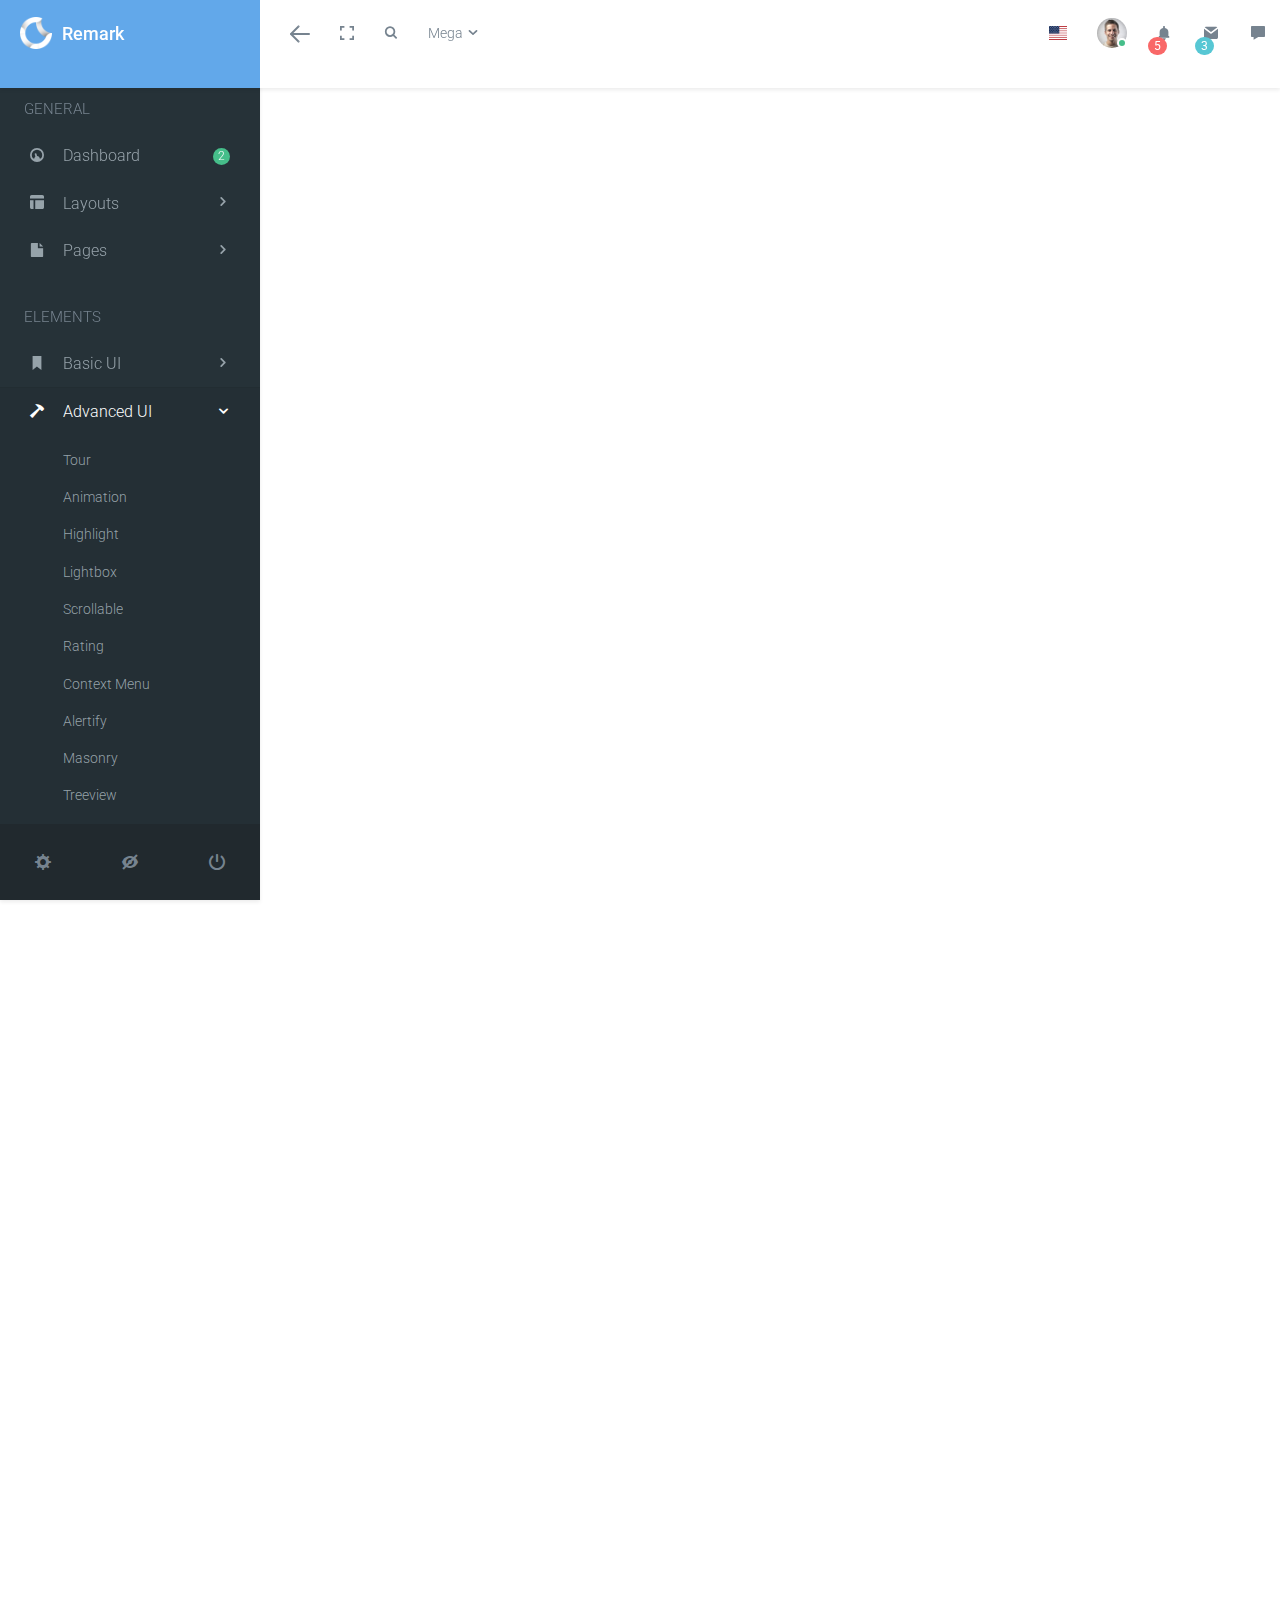
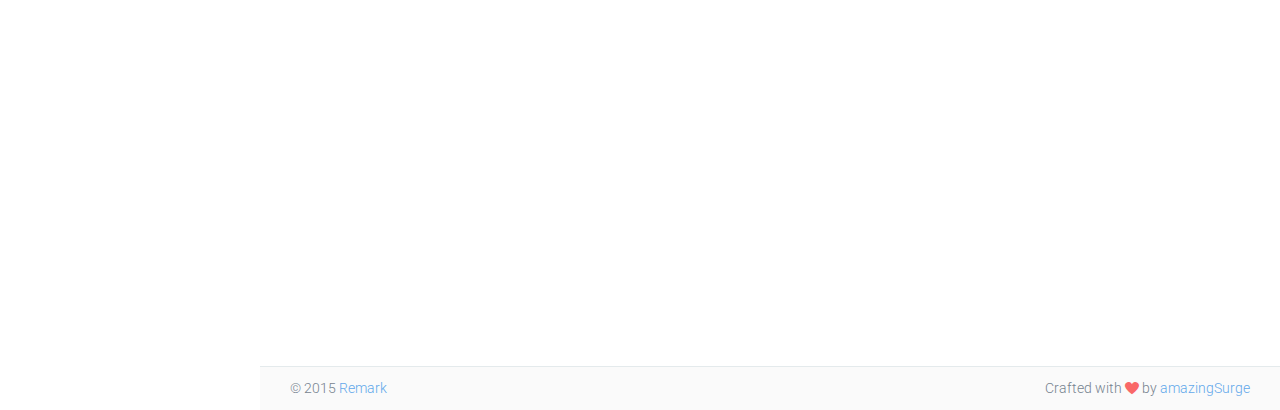
<file: advanced/maps-google.html>
<!DOCTYPE html>
<html class="no-js css-menubar" lang="en">
<head>
  <meta charset="utf-8">
  <meta http-equiv="X-UA-Compatible" content="IE=edge">
  <meta name="viewport" content="width=device-width, initial-scale=1.0, user-scalable=0, minimal-ui">
  <meta name="description" content="bootstrap admin template">
  <meta name="author" content="">

  <title>Google Maps | Remark Admin Template</title>

  <link rel="apple-touch-icon" href="../../assets/images/apple-touch-icon.png">
  <link rel="shortcut icon" href="../../assets/images/favicon.ico">

  <!-- Stylesheets -->
  <link rel="stylesheet" href="../../assets/css/bootstrap.min.css">
  <link rel="stylesheet" href="../../assets/css/bootstrap-extend.min.css">
  <link rel="stylesheet" href="../../assets/css/site.min.css">

  <!-- Plugins -->
  <link rel="stylesheet" href="../../assets/vendor/animsition/animsition.css">
  <link rel="stylesheet" href="../../assets/vendor/asscrollable/asScrollable.css">
  <link rel="stylesheet" href="../../assets/vendor/switchery/switchery.css">
  <link rel="stylesheet" href="../../assets/vendor/intro-js/introjs.css">
  <link rel="stylesheet" href="../../assets/vendor/slidepanel/slidePanel.css">
  <link rel="stylesheet" href="../../assets/vendor/flag-icon-css/flag-icon.css">

  <!-- Fonts -->
  <link rel="stylesheet" href="../../assets/fonts/web-icons/web-icons.min.css">
  <link rel="stylesheet" href="../../assets/fonts/brand-icons/brand-icons.min.css">
  <link rel='stylesheet' href='http://fonts.googleapis.com/css?family=Roboto:300,400,500,300italic'>

  <!--[if lt IE 9]>
    <script src="../../assets/vendor/html5shiv/html5shiv.min.js"></script>
    <![endif]-->

  <!--[if lt IE 10]>
    <script src="../../assets/vendor/media-match/media.match.min.js"></script>
    <script src="../../assets/vendor/respond/respond.min.js"></script>
    <![endif]-->

  <!-- Scripts -->
  <script src="../../assets/vendor/modernizr/modernizr.js"></script>
  <script src="../../assets/vendor/breakpoints/breakpoints.js"></script>
  <script>
    Breakpoints();
  </script>
</head>
<body>
  <!--[if lt IE 8]>
        <p class="browserupgrade">You are using an <strong>outdated</strong> browser. Please <a href="http://browsehappy.com/">upgrade your browser</a> to improve your experience.</p>
    <![endif]-->

  <nav class="site-navbar navbar navbar-default navbar-fixed-top navbar-mega" role="navigation">

    <div class="navbar-header">
      <button type="button" class="navbar-toggle hamburger hamburger-close navbar-toggle-left hided"
      data-toggle="menubar">
        <span class="sr-only">Toggle navigation</span>
        <span class="hamburger-bar"></span>
      </button>
      <button type="button" class="navbar-toggle collapsed" data-target="#site-navbar-collapse"
      data-toggle="collapse">
        <i class="icon wb-more-horizontal" aria-hidden="true"></i>
      </button>
      <div class="navbar-brand navbar-brand-center site-gridmenu-toggle" data-toggle="gridmenu">
        <img class="navbar-brand-logo" src="../../assets/images/logo.png" title="Remark">
        <span class="navbar-brand-text"> Remark</span>
      </div>
      <button type="button" class="navbar-toggle collapsed" data-target="#site-navbar-search"
      data-toggle="collapse">
        <span class="sr-only">Toggle Search</span>
        <i class="icon wb-search" aria-hidden="true"></i>
      </button>
    </div>

    <div class="navbar-container container-fluid">
      <!-- Navbar Collapse -->
      <div class="collapse navbar-collapse navbar-collapse-toolbar" id="site-navbar-collapse">
        <!-- Navbar Toolbar -->
        <ul class="nav navbar-toolbar">
          <li class="hidden-float" id="toggleMenubar">
            <a data-toggle="menubar" href="#" role="button">
              <i class="icon hamburger hamburger-arrow-left">
                  <span class="sr-only">Toggle menubar</span>
                  <span class="hamburger-bar"></span>
                </i>
            </a>
          </li>
          <li class="hidden-xs" id="toggleFullscreen">
            <a class="icon icon-fullscreen" data-toggle="fullscreen" href="#" role="button">
              <span class="sr-only">Toggle fullscreen</span>
            </a>
          </li>
          <li class="hidden-float">
            <a class="icon wb-search" data-toggle="collapse" href="#" data-target="#site-navbar-search"
            role="button">
              <span class="sr-only">Toggle Search</span>
            </a>
          </li>
          <li class="dropdown dropdown-fw dropdown-mega">
            <a class="dropdown-toggle" data-toggle="dropdown" href="#" aria-expanded="false"
            data-animation="fade" role="button">Mega <i class="icon wb-chevron-down-mini" aria-hidden="true"></i></a>
            <ul class="dropdown-menu" role="menu">
              <li role="presentation">
                <div class="mega-content">
                  <div class="row">
                    <div class="col-sm-4">
                      <h5>UI Kit</h5>
                      <ul class="blocks-2">
                        <li class="mega-menu margin-0">
                          <ul class="list-icons">
                            <li><i class="wb-chevron-right-mini" aria-hidden="true"></i>
                              <a
                              href="animation.html">Animation</a>
                            </li>
                            <li><i class="wb-chevron-right-mini" aria-hidden="true"></i>
                              <a
                              href="../uikit/buttons.html">Buttons</a>
                            </li>
                            <li><i class="wb-chevron-right-mini" aria-hidden="true"></i>
                              <a
                              href="../uikit/colors.html">Colors</a>
                            </li>
                            <li><i class="wb-chevron-right-mini" aria-hidden="true"></i>
                              <a
                              href="../uikit/dropdowns.html">Dropdowns</a>
                            </li>
                            <li><i class="wb-chevron-right-mini" aria-hidden="true"></i>
                              <a
                              href="../uikit/icons.html">Icons</a>
                            </li>
                            <li><i class="wb-chevron-right-mini" aria-hidden="true"></i>
                              <a
                              href="lightbox.html">Lightbox</a>
                            </li>
                          </ul>
                        </li>
                        <li class="mega-menu margin-0">
                          <ul class="list-icons">
                            <li><i class="wb-chevron-right-mini" aria-hidden="true"></i>
                              <a
                              href="../uikit/modals.html">Modals</a>
                            </li>
                            <li><i class="wb-chevron-right-mini" aria-hidden="true"></i>
                              <a
                              href="../uikit/panel-structure.html">Panels</a>
                            </li>
                            <li><i class="wb-chevron-right-mini" aria-hidden="true"></i>
                              <a
                              href="../structure/overlay.html">Overlay</a>
                            </li>
                            <li><i class="wb-chevron-right-mini" aria-hidden="true"></i>
                              <a
                              href="../uikit/tooltip-popover.html ">Tooltips</a>
                            </li>
                            <li><i class="wb-chevron-right-mini" aria-hidden="true"></i>
                              <a
                              href="scrollable.html">Scrollable</a>
                            </li>
                            <li><i class="wb-chevron-right-mini" aria-hidden="true"></i>
                              <a
                              href="../uikit/typography.html">Typography</a>
                            </li>
                          </ul>
                        </li>
                      </ul>
                    </div>
                    <div class="col-sm-4">
                      <h5>Media
                        <span class="badge badge-success">4</span>
                      </h5>
                      <ul class="blocks-3">
                        <li>
                          <a class="thumbnail margin-0" href="javascript:void(0)">
                            <img class="width-full" src="../../assets/photos/placeholder.png" alt="..." />
                          </a>
                        </li>
                        <li>
                          <a class="thumbnail margin-0" href="javascript:void(0)">
                            <img class="width-full" src="../../assets/photos/placeholder.png" alt="..." />
                          </a>
                        </li>
                        <li>
                          <a class="thumbnail margin-0" href="javascript:void(0)">
                            <img class="width-full" src="../../assets/photos/placeholder.png" alt="..." />
                          </a>
                        </li>
                        <li>
                          <a class="thumbnail margin-0" href="javascript:void(0)">
                            <img class="width-full" src="../../assets/photos/placeholder.png" alt="..." />
                          </a>
                        </li>
                        <li>
                          <a class="thumbnail margin-0" href="javascript:void(0)">
                            <img class="width-full" src="../../assets/photos/placeholder.png" alt="..." />
                          </a>
                        </li>
                        <li>
                          <a class="thumbnail margin-0" href="javascript:void(0)">
                            <img class="width-full" src="../../assets/photos/placeholder.png" alt="..." />
                          </a>
                        </li>
                      </ul>
                    </div>
                    <div class="col-sm-4">
                      <h5 class="margin-bottom-0">Accordion</h5>
                      <!-- Accordion -->
                      <div class="panel-group panel-group-simple" id="siteMegaAccordion" aria-multiselectable="true"
                      role="tablist">
                        <div class="panel">
                          <div class="panel-heading" id="siteMegaAccordionHeadingOne" role="tab">
                            <a class="panel-title" data-toggle="collapse" href="#siteMegaCollapseOne" data-parent="#siteMegaAccordion"
                            aria-expanded="false" aria-controls="siteMegaCollapseOne">
                                Collapsible Group Item #1
                              </a>
                          </div>
                          <div class="panel-collapse collapse" id="siteMegaCollapseOne" aria-labelledby="siteMegaAccordionHeadingOne"
                          role="tabpanel">
                            <div class="panel-body">
                              De moveat laudatur vestra parum doloribus labitur sentire partes, eripuit praesenti
                              congressus ostendit alienae, voluptati ornateque
                              accusamus clamat reperietur convicia albucius.
                            </div>
                          </div>
                        </div>
                        <div class="panel">
                          <div class="panel-heading" id="siteMegaAccordionHeadingTwo" role="tab">
                            <a class="panel-title collapsed" data-toggle="collapse" href="#siteMegaCollapseTwo"
                            data-parent="#siteMegaAccordion" aria-expanded="false"
                            aria-controls="siteMegaCollapseTwo">
                                Collapsible Group Item #2
                              </a>
                          </div>
                          <div class="panel-collapse collapse" id="siteMegaCollapseTwo" aria-labelledby="siteMegaAccordionHeadingTwo"
                          role="tabpanel">
                            <div class="panel-body">
                              Praestabiliorem. Pellat excruciant legantur ullum leniter vacare foris voluptate
                              loco ignavi, credo videretur multoque choro fatemur
                              mortis animus adoptionem, bello statuat expediunt
                              naturales.
                            </div>
                          </div>
                        </div>

                        <div class="panel">
                          <div class="panel-heading" id="siteMegaAccordionHeadingThree" role="tab">
                            <a class="panel-title collapsed" data-toggle="collapse" href="#siteMegaCollapseThree"
                            data-parent="#siteMegaAccordion" aria-expanded="false"
                            aria-controls="siteMegaCollapseThree">
                                Collapsible Group Item #3
                              </a>
                          </div>
                          <div class="panel-collapse collapse" id="siteMegaCollapseThree" aria-labelledby="siteMegaAccordionHeadingThree"
                          role="tabpanel">
                            <div class="panel-body">
                              Horum, antiquitate perciperet d conspectum locus obruamus animumque perspici probabis
                              suscipere. Desiderat magnum, contenta poena desiderant
                              concederetur menandri damna disputandum corporum.
                            </div>
                          </div>
                        </div>
                      </div>
                      <!-- End Accordion -->
                    </div>
                  </div>
                </div>
              </li>
            </ul>
          </li>
        </ul>
        <!-- End Navbar Toolbar -->

        <!-- Navbar Toolbar Right -->
        <ul class="nav navbar-toolbar navbar-right navbar-toolbar-right">
          <li class="dropdown">
            <a class="dropdown-toggle" data-toggle="dropdown" href="javascript:void(0)" data-animation="scale-up"
            aria-expanded="false" role="button">
              <span class="flag-icon flag-icon-us"></span>
            </a>
            <ul class="dropdown-menu" role="menu">
              <li role="presentation">
                <a href="javascript:void(0)" role="menuitem">
                  <span class="flag-icon flag-icon-gb"></span> English</a>
              </li>
              <li role="presentation">
                <a href="javascript:void(0)" role="menuitem">
                  <span class="flag-icon flag-icon-fr"></span> French</a>
              </li>
              <li role="presentation">
                <a href="javascript:void(0)" role="menuitem">
                  <span class="flag-icon flag-icon-cn"></span> Chinese</a>
              </li>
              <li role="presentation">
                <a href="javascript:void(0)" role="menuitem">
                  <span class="flag-icon flag-icon-de"></span> German</a>
              </li>
              <li role="presentation">
                <a href="javascript:void(0)" role="menuitem">
                  <span class="flag-icon flag-icon-nl"></span> Dutch</a>
              </li>
            </ul>
          </li>
          <li class="dropdown">
            <a class="navbar-avatar dropdown-toggle" data-toggle="dropdown" href="#" aria-expanded="false"
            data-animation="scale-up" role="button">
              <span class="avatar avatar-online">
                <img src="../../assets/portraits/5.jpg" alt="...">
                <i></i>
              </span>
            </a>
            <ul class="dropdown-menu" role="menu">
              <li role="presentation">
                <a href="javascript:void(0)" role="menuitem"><i class="icon wb-user" aria-hidden="true"></i> Profile</a>
              </li>
              <li role="presentation">
                <a href="javascript:void(0)" role="menuitem"><i class="icon wb-payment" aria-hidden="true"></i> Billing</a>
              </li>
              <li role="presentation">
                <a href="javascript:void(0)" role="menuitem"><i class="icon wb-settings" aria-hidden="true"></i> Settings</a>
              </li>
              <li class="divider" role="presentation"></li>
              <li role="presentation">
                <a href="javascript:void(0)" role="menuitem"><i class="icon wb-power" aria-hidden="true"></i> Logout</a>
              </li>
            </ul>
          </li>
          <li class="dropdown">
            <a data-toggle="dropdown" href="javascript:void(0)" title="Notifications" aria-expanded="false"
            data-animation="scale-up" role="button">
              <i class="icon wb-bell" aria-hidden="true"></i>
              <span class="badge badge-danger up">5</span>
            </a>
            <ul class="dropdown-menu dropdown-menu-right dropdown-menu-media" role="menu">
              <li class="dropdown-menu-header" role="presentation">
                <h5>NOTIFICATIONS</h5>
                <span class="label label-round label-danger">New 5</span>
              </li>

              <li class="list-group" role="presentation">
                <div data-role="container">
                  <div data-role="content">
                    <a class="list-group-item" href="javascript:void(0)" role="menuitem">
                      <div class="media">
                        <div class="media-left padding-right-10">
                          <i class="icon wb-order bg-red-600 white icon-circle" aria-hidden="true"></i>
                        </div>
                        <div class="media-body">
                          <h6 class="media-heading">A new order has been placed</h6>
                          <time class="media-meta" datetime="2015-06-12T20:50:48+08:00">5 hours ago</time>
                        </div>
                      </div>
                    </a>
                    <a class="list-group-item" href="javascript:void(0)" role="menuitem">
                      <div class="media">
                        <div class="media-left padding-right-10">
                          <i class="icon wb-user bg-green-600 white icon-circle" aria-hidden="true"></i>
                        </div>
                        <div class="media-body">
                          <h6 class="media-heading">Completed the task</h6>
                          <time class="media-meta" datetime="2015-06-11T18:29:20+08:00">2 days ago</time>
                        </div>
                      </div>
                    </a>
                    <a class="list-group-item" href="javascript:void(0)" role="menuitem">
                      <div class="media">
                        <div class="media-left padding-right-10">
                          <i class="icon wb-settings bg-red-600 white icon-circle" aria-hidden="true"></i>
                        </div>
                        <div class="media-body">
                          <h6 class="media-heading">Settings updated</h6>
                          <time class="media-meta" datetime="2015-06-11T14:05:00+08:00">2 days ago</time>
                        </div>
                      </div>
                    </a>
                    <a class="list-group-item" href="javascript:void(0)" role="menuitem">
                      <div class="media">
                        <div class="media-left padding-right-10">
                          <i class="icon wb-calendar bg-blue-600 white icon-circle" aria-hidden="true"></i>
                        </div>
                        <div class="media-body">
                          <h6 class="media-heading">Event started</h6>
                          <time class="media-meta" datetime="2015-06-10T13:50:18+08:00">3 days ago</time>
                        </div>
                      </div>
                    </a>
                    <a class="list-group-item" href="javascript:void(0)" role="menuitem">
                      <div class="media">
                        <div class="media-left padding-right-10">
                          <i class="icon wb-chat bg-orange-600 white icon-circle" aria-hidden="true"></i>
                        </div>
                        <div class="media-body">
                          <h6 class="media-heading">Message received</h6>
                          <time class="media-meta" datetime="2015-06-10T12:34:48+08:00">3 days ago</time>
                        </div>
                      </div>
                    </a>
                  </div>
                </div>
              </li>
              <li class="dropdown-menu-footer" role="presentation">
                <a class="dropdown-menu-footer-btn" href="javascript:void(0)" role="button">
                  <i class="icon wb-settings" aria-hidden="true"></i>
                </a>
                <a href="javascript:void(0)" role="menuitem">
                    All notifications
                  </a>
              </li>
            </ul>
          </li>
          <li class="dropdown">
            <a data-toggle="dropdown" href="javascript:void(0)" title="Messages" aria-expanded="false"
            data-animation="scale-up" role="button">
              <i class="icon wb-envelope" aria-hidden="true"></i>
              <span class="badge badge-info up">3</span>
            </a>
            <ul class="dropdown-menu dropdown-menu-right dropdown-menu-media" role="menu">
              <li class="dropdown-menu-header" role="presentation">
                <h5>MESSAGES</h5>
                <span class="label label-round label-info">New 3</span>
              </li>

              <li class="list-group" role="presentation">
                <div data-role="container">
                  <div data-role="content">
                    <a class="list-group-item" href="javascript:void(0)" role="menuitem">
                      <div class="media">
                        <div class="media-left padding-right-10">
                          <span class="avatar avatar-sm avatar-online">
                            <img src="../../assets/portraits/2.jpg" alt="..." />
                            <i></i>
                          </span>
                        </div>
                        <div class="media-body">
                          <h6 class="media-heading">Mary Adams</h6>
                          <div class="media-meta">
                            <time datetime="2015-06-17T20:22:05+08:00">30 minutes ago</time>
                          </div>
                          <div class="media-detail">Anyways, i would like just do it</div>
                        </div>
                      </div>
                    </a>
                    <a class="list-group-item" href="javascript:void(0)" role="menuitem">
                      <div class="media">
                        <div class="media-left padding-right-10">
                          <span class="avatar avatar-sm avatar-off">
                            <img src="../../assets/portraits/3.jpg" alt="..." />
                            <i></i>
                          </span>
                        </div>
                        <div class="media-body">
                          <h6 class="media-heading">Caleb Richards</h6>
                          <div class="media-meta">
                            <time datetime="2015-06-17T12:30:30+08:00">12 hours ago</time>
                          </div>
                          <div class="media-detail">I checheck the document. But there seems</div>
                        </div>
                      </div>
                    </a>
                    <a class="list-group-item" href="javascript:void(0)" role="menuitem">
                      <div class="media">
                        <div class="media-left padding-right-10">
                          <span class="avatar avatar-sm avatar-busy">
                            <img src="../../assets/portraits/4.jpg" alt="..." />
                            <i></i>
                          </span>
                        </div>
                        <div class="media-body">
                          <h6 class="media-heading">June Lane</h6>
                          <div class="media-meta">
                            <time datetime="2015-06-16T18:38:40+08:00">2 days ago</time>
                          </div>
                          <div class="media-detail">Lorem ipsum Id consectetur et minim</div>
                        </div>
                      </div>
                    </a>
                    <a class="list-group-item" href="javascript:void(0)" role="menuitem">
                      <div class="media">
                        <div class="media-left padding-right-10">
                          <span class="avatar avatar-sm avatar-away">
                            <img src="../../assets/portraits/5.jpg" alt="..." />
                            <i></i>
                          </span>
                        </div>
                        <div class="media-body">
                          <h6 class="media-heading">Edward Fletcher</h6>
                          <div class="media-meta">
                            <time datetime="2015-06-15T20:34:48+08:00">3 days ago</time>
                          </div>
                          <div class="media-detail">Dolor et irure cupidatat commodo nostrud nostrud.</div>
                        </div>
                      </div>
                    </a>
                  </div>
                </div>
              </li>
              <li class="dropdown-menu-footer" role="presentation">
                <a class="dropdown-menu-footer-btn" href="javascript:void(0)" role="button">
                  <i class="icon wb-settings" aria-hidden="true"></i>
                </a>
                <a href="javascript:void(0)" role="menuitem">
                    See all messages
                  </a>
              </li>
            </ul>
          </li>
          <li id="toggleChat">
            <a data-toggle="site-sidebar" href="javascript:void(0)" title="Chat" data-url="../site-sidebar.tpl">
              <i class="icon wb-chat" aria-hidden="true"></i>
            </a>
          </li>
        </ul>
        <!-- End Navbar Toolbar Right -->
      </div>
      <!-- End Navbar Collapse -->

      <!-- Site Navbar Seach -->
      <div class="collapse navbar-search-overlap" id="site-navbar-search">
        <form role="search">
          <div class="form-group">
            <div class="input-search">
              <i class="input-search-icon wb-search" aria-hidden="true"></i>
              <input type="text" class="form-control" name="site-search" placeholder="Search...">
              <button type="button" class="input-search-close icon wb-close" data-target="#site-navbar-search"
              data-toggle="collapse" aria-label="Close"></button>
            </div>
          </div>
        </form>
      </div>
      <!-- End Site Navbar Seach -->
    </div>
  </nav>
  <div class="site-menubar">
    <div class="site-menubar-body">
      <div>
        <div>
          <ul class="site-menu">
            <li class="site-menu-category">General</li>
            <li class="site-menu-item has-sub">
              <a href="javascript:void(0)" data-slug="dashboard">
                <i class="site-menu-icon wb-dashboard" aria-hidden="true"></i>
                <span class="site-menu-title">Dashboard</span>
                <div class="site-menu-badge">
                  <span class="badge badge-success">2</span>
                </div>
              </a>
              <ul class="site-menu-sub">
                <li class="site-menu-item">
                  <a class="animsition-link" href="../index.html" data-slug="dashboard-v1">
                    <i class="site-menu-icon " aria-hidden="true"></i>
                    <span class="site-menu-title">Dashboard v1</span>
                  </a>
                </li>
                <li class="site-menu-item">
                  <a class="animsition-link" href="../dashboard/v2.html" data-slug="dashboard-v2">
                    <i class="site-menu-icon " aria-hidden="true"></i>
                    <span class="site-menu-title">Dashboard v2</span>
                  </a>
                </li>
              </ul>
            </li>
            <li class="site-menu-item has-sub">
              <a href="javascript:void(0)" data-slug="layout">
                <i class="site-menu-icon wb-layout" aria-hidden="true"></i>
                <span class="site-menu-title">Layouts</span>
                <span class="site-menu-arrow"></span>
              </a>
              <ul class="site-menu-sub">
                <li class="site-menu-item">
                  <a class="animsition-link" href="../layouts/menu-collapsed.html" data-slug="layout-menu-collapsed">
                    <i class="site-menu-icon " aria-hidden="true"></i>
                    <span class="site-menu-title">Menu Collapsed</span>
                  </a>
                </li>
                <li class="site-menu-item">
                  <a class="animsition-link" href="../layouts/menu-expended.html" data-slug="layout-menu-expended">
                    <i class="site-menu-icon " aria-hidden="true"></i>
                    <span class="site-menu-title">Menu Expended</span>
                  </a>
                </li>
                <li class="site-menu-item">
                  <a class="animsition-link" href="../layouts/grids.html" data-slug="layout-grids">
                    <i class="site-menu-icon " aria-hidden="true"></i>
                    <span class="site-menu-title">Grid Scaffolding</span>
                  </a>
                </li>
                <li class="site-menu-item">
                  <a class="animsition-link" href="../layouts/headers.html" data-slug="layout-headers">
                    <i class="site-menu-icon " aria-hidden="true"></i>
                    <span class="site-menu-title">Different Headers</span>
                  </a>
                </li>
                <li class="site-menu-item">
                  <a class="animsition-link" href="../layouts/panel-transition.html" data-slug="layout-panel-transition">
                    <i class="site-menu-icon " aria-hidden="true"></i>
                    <span class="site-menu-title">Panel Transition</span>
                  </a>
                </li>
                <li class="site-menu-item">
                  <a class="animsition-link" href="../layouts/boxed.html" data-slug="layout-boxed">
                    <i class="site-menu-icon " aria-hidden="true"></i>
                    <span class="site-menu-title">Boxed Layout</span>
                  </a>
                </li>
                <li class="site-menu-item">
                  <a class="animsition-link" href="../layouts/two-columns.html" data-slug="layout-two-columns">
                    <i class="site-menu-icon " aria-hidden="true"></i>
                    <span class="site-menu-title">Two Columns</span>
                  </a>
                </li>
                <li class="site-menu-item">
                  <a class="animsition-link" href="../layouts/menubar-flipped.html" data-slug="layout-menubar-flipped">
                    <i class="site-menu-icon " aria-hidden="true"></i>
                    <span class="site-menu-title">Menubar Flipped</span>
                  </a>
                </li>
                <li class="site-menu-item">
                  <a class="animsition-link" href="../layouts/menubar-native-scrolling.html" data-slug="layout-menubar-native-scrolling">
                    <i class="site-menu-icon " aria-hidden="true"></i>
                    <span class="site-menu-title">Menubar Native Scrolling</span>
                  </a>
                </li>
                <li class="site-menu-item">
                  <a class="animsition-link" href="../layouts/bordered-header.html" data-slug="layout-bordered-header">
                    <i class="site-menu-icon " aria-hidden="true"></i>
                    <span class="site-menu-title">Bordered Header</span>
                  </a>
                </li>
              </ul>
            </li>
            <li class="site-menu-item has-sub">
              <a href="javascript:void(0)" data-slug="page">
                <i class="site-menu-icon wb-file" aria-hidden="true"></i>
                <span class="site-menu-title">Pages</span>
                <span class="site-menu-arrow"></span>
              </a>
              <ul class="site-menu-sub">
                <li class="site-menu-item has-sub">
                  <a href="javascript:void(0)" data-slug="">
                    <i class="site-menu-icon " aria-hidden="true"></i>
                    <span class="site-menu-title">Errors</span>
                    <span class="site-menu-arrow"></span>
                  </a>
                  <ul class="site-menu-sub">
                    <li class="site-menu-item">
                      <a class="animsition-link" href="../pages/400.html" data-slug="page-error-400">
                        <i class="site-menu-icon " aria-hidden="true"></i>
                        <span class="site-menu-title">400</span>
                      </a>
                    </li>
                    <li class="site-menu-item">
                      <a class="animsition-link" href="../pages/403.html" data-slug="page-error-403">
                        <i class="site-menu-icon " aria-hidden="true"></i>
                        <span class="site-menu-title">403</span>
                      </a>
                    </li>
                    <li class="site-menu-item">
                      <a class="animsition-link" href="../pages/404.html" data-slug="page-error-404">
                        <i class="site-menu-icon " aria-hidden="true"></i>
                        <span class="site-menu-title">404</span>
                      </a>
                    </li>
                    <li class="site-menu-item">
                      <a class="animsition-link" href="../pages/500.html" data-slug="page-error-500">
                        <i class="site-menu-icon " aria-hidden="true"></i>
                        <span class="site-menu-title">500</span>
                      </a>
                    </li>
                    <li class="site-menu-item">
                      <a class="animsition-link" href="../pages/503.html" data-slug="page-error-503">
                        <i class="site-menu-icon " aria-hidden="true"></i>
                        <span class="site-menu-title">503</span>
                      </a>
                    </li>
                  </ul>
                </li>
                <li class="site-menu-item">
                  <a class="animsition-link" href="../pages/faq.html" data-slug="page-faq">
                    <i class="site-menu-icon " aria-hidden="true"></i>
                    <span class="site-menu-title">FAQ</span>
                  </a>
                </li>
                <li class="site-menu-item">
                  <a class="animsition-link" href="../pages/gallery.html" data-slug="page-gallery">
                    <i class="site-menu-icon " aria-hidden="true"></i>
                    <span class="site-menu-title">Gallery</span>
                  </a>
                </li>
                <li class="site-menu-item">
                  <a class="animsition-link" href="../pages/gallery-grid.html" data-slug="page-gallery-grid">
                    <i class="site-menu-icon " aria-hidden="true"></i>
                    <span class="site-menu-title">Gallery Grid</span>
                  </a>
                </li>
                <li class="site-menu-item">
                  <a class="animsition-link" href="../pages/search-result.html" data-slug="page-search-result">
                    <i class="site-menu-icon " aria-hidden="true"></i>
                    <span class="site-menu-title">Search Result</span>
                  </a>
                </li>
                <li class="site-menu-item has-sub">
                  <a href="javascript:void(0)" data-slug="page-map">
                    <i class="site-menu-icon " aria-hidden="true"></i>
                    <span class="site-menu-title">Maps</span>
                    <span class="site-menu-arrow"></span>
                  </a>
                  <ul class="site-menu-sub">
                    <li class="site-menu-item">
                      <a class="animsition-link" href="../pages/map-google.html" data-slug="page-map-google">
                        <i class="site-menu-icon " aria-hidden="true"></i>
                        <span class="site-menu-title">Google Maps</span>
                      </a>
                    </li>
                    <li class="site-menu-item">
                      <a class="animsition-link" href="../pages/map-vector.html" data-slug="page-map-vector">
                        <i class="site-menu-icon " aria-hidden="true"></i>
                        <span class="site-menu-title">Vector Maps</span>
                      </a>
                    </li>
                  </ul>
                </li>
                <li class="site-menu-item">
                  <a class="animsition-link" href="../pages/maintenance.html" data-slug="page-maintenance">
                    <i class="site-menu-icon " aria-hidden="true"></i>
                    <span class="site-menu-title">Maintenance</span>
                  </a>
                </li>
                <li class="site-menu-item">
                  <a class="animsition-link" href="../pages/forgot-password.html" data-slug="page-forgot-password">
                    <i class="site-menu-icon " aria-hidden="true"></i>
                    <span class="site-menu-title">Forgot Password</span>
                  </a>
                </li>
                <li class="site-menu-item">
                  <a class="animsition-link" href="../pages/lockscreen.html" data-slug="page-lockscreen">
                    <i class="site-menu-icon " aria-hidden="true"></i>
                    <span class="site-menu-title">Lockscreen</span>
                  </a>
                </li>
                <li class="site-menu-item">
                  <a class="animsition-link" href="../pages/login.html" data-slug="page-login">
                    <i class="site-menu-icon " aria-hidden="true"></i>
                    <span class="site-menu-title">Login</span>
                  </a>
                </li>
                <li class="site-menu-item">
                  <a class="animsition-link" href="../pages/register.html" data-slug="page-register">
                    <i class="site-menu-icon " aria-hidden="true"></i>
                    <span class="site-menu-title">Register</span>
                  </a>
                </li>
                <li class="site-menu-item">
                  <a class="animsition-link" href="../pages/login-v2.html" data-slug="page-login-v2">
                    <i class="site-menu-icon " aria-hidden="true"></i>
                    <span class="site-menu-title">Login V2</span>
                  </a>
                </li>
                <li class="site-menu-item">
                  <a class="animsition-link" href="../pages/register-v2.html" data-slug="page-register-v2">
                    <i class="site-menu-icon " aria-hidden="true"></i>
                    <span class="site-menu-title">Register V2</span>
                    <div class="site-menu-label">
                      <span class="label label-info label-round">new</span>
                    </div>
                  </a>
                </li>
                <li class="site-menu-item">
                  <a class="animsition-link" href="../pages/login-v3.html" data-slug="page-login-v3">
                    <i class="site-menu-icon " aria-hidden="true"></i>
                    <span class="site-menu-title">Login V3</span>
                  </a>
                </li>
                <li class="site-menu-item">
                  <a class="animsition-link" href="../pages/register-v3.html" data-slug="page-register-v3">
                    <i class="site-menu-icon " aria-hidden="true"></i>
                    <span class="site-menu-title">Register V3</span>
                  </a>
                </li>
                <li class="site-menu-item">
                  <a class="animsition-link" href="../pages/user.html" data-slug="page-user">
                    <i class="site-menu-icon " aria-hidden="true"></i>
                    <span class="site-menu-title">User List</span>
                  </a>
                </li>
                <li class="site-menu-item">
                  <a class="animsition-link" href="../pages/invoice.html" data-slug="page-invoice">
                    <i class="site-menu-icon " aria-hidden="true"></i>
                    <span class="site-menu-title">Invoice</span>
                  </a>
                </li>
                <li class="site-menu-item">
                  <a class="animsition-link" href="../pages/blank.html" data-slug="page-blank">
                    <i class="site-menu-icon " aria-hidden="true"></i>
                    <span class="site-menu-title">Blank Page</span>
                  </a>
                </li>
                <li class="site-menu-item">
                  <a class="animsition-link" href="../pages/email.html" data-slug="page-email">
                    <i class="site-menu-icon " aria-hidden="true"></i>
                    <span class="site-menu-title">Email</span>
                  </a>
                </li>
                <li class="site-menu-item">
                  <a class="animsition-link" href="../pages/code-editor.html" data-slug="page-code-editor">
                    <i class="site-menu-icon " aria-hidden="true"></i>
                    <span class="site-menu-title">Code Editor</span>
                  </a>
                </li>
                <li class="site-menu-item">
                  <a class="animsition-link" href="../pages/profile.html" data-slug="page-profile">
                    <i class="site-menu-icon " aria-hidden="true"></i>
                    <span class="site-menu-title">Profile</span>
                  </a>
                </li>
              </ul>
            </li>
            <li class="site-menu-category">Elements</li>
            <li class="site-menu-item has-sub">
              <a href="javascript:void(0)" data-slug="uikit">
                <i class="site-menu-icon wb-bookmark" aria-hidden="true"></i>
                <span class="site-menu-title">Basic UI</span>
                <span class="site-menu-arrow"></span>
              </a>
              <ul class="site-menu-sub">
                <li class="site-menu-item has-sub">
                  <a href="javascript:void(0)" data-slug="uikit-panel">
                    <i class="site-menu-icon " aria-hidden="true"></i>
                    <span class="site-menu-title">Panel</span>
                    <span class="site-menu-arrow"></span>
                  </a>
                  <ul class="site-menu-sub">
                    <li class="site-menu-item">
                      <a class="animsition-link" href="../uikit/panel-structure.html" data-slug="uikit-panel-structure">
                        <i class="site-menu-icon " aria-hidden="true"></i>
                        <span class="site-menu-title">Panel Structure</span>
                      </a>
                    </li>
                    <li class="site-menu-item">
                      <a class="animsition-link" href="../uikit/panel-actions.html" data-slug="uikit-panel-actions">
                        <i class="site-menu-icon " aria-hidden="true"></i>
                        <span class="site-menu-title">Panel Actions</span>
                      </a>
                    </li>
                    <li class="site-menu-item">
                      <a class="animsition-link" href="../uikit/panel-portlets.html" data-slug="uikit-panel-portlets">
                        <i class="site-menu-icon " aria-hidden="true"></i>
                        <span class="site-menu-title">Panel Portlets</span>
                      </a>
                    </li>
                  </ul>
                </li>
                <li class="site-menu-item">
                  <a class="animsition-link" href="../uikit/buttons.html" data-slug="uikit-buttons">
                    <i class="site-menu-icon " aria-hidden="true"></i>
                    <span class="site-menu-title">Buttons</span>
                  </a>
                </li>
                <li class="site-menu-item">
                  <a class="animsition-link" href="../uikit/dropdowns.html" data-slug="uikit-dropdowns">
                    <i class="site-menu-icon " aria-hidden="true"></i>
                    <span class="site-menu-title">Dropdowns</span>
                  </a>
                </li>
                <li class="site-menu-item">
                  <a class="animsition-link" href="../uikit/icons.html" data-slug="uikit-icons">
                    <i class="site-menu-icon " aria-hidden="true"></i>
                    <span class="site-menu-title">Icons</span>
                  </a>
                </li>
                <li class="site-menu-item">
                  <a class="animsition-link" href="../uikit/list.html" data-slug="uikit-list">
                    <i class="site-menu-icon " aria-hidden="true"></i>
                    <span class="site-menu-title">List</span>
                  </a>
                </li>
                <li class="site-menu-item">
                  <a class="animsition-link" href="../uikit/tooltip-popover.html" data-slug="uikit-tooltip-popover">
                    <i class="site-menu-icon " aria-hidden="true"></i>
                    <span class="site-menu-title">Tooltip &amp; Popover</span>
                  </a>
                </li>
                <li class="site-menu-item">
                  <a class="animsition-link" href="../uikit/modals.html" data-slug="uikit-modals">
                    <i class="site-menu-icon " aria-hidden="true"></i>
                    <span class="site-menu-title">Modals</span>
                  </a>
                </li>
                <li class="site-menu-item">
                  <a class="animsition-link" href="../uikit/tabs-accordions.html" data-slug="uikit-tabs-accordions">
                    <i class="site-menu-icon " aria-hidden="true"></i>
                    <span class="site-menu-title">Tabs &amp; Accordions</span>
                  </a>
                </li>
                <li class="site-menu-item">
                  <a class="animsition-link" href="../uikit/images.html" data-slug="uikit-images">
                    <i class="site-menu-icon " aria-hidden="true"></i>
                    <span class="site-menu-title">Images</span>
                  </a>
                </li>
                <li class="site-menu-item">
                  <a class="animsition-link" href="../uikit/badges-labels.html" data-slug="uikit-badges-labels">
                    <i class="site-menu-icon " aria-hidden="true"></i>
                    <span class="site-menu-title">Badges &amp; Labels</span>
                  </a>
                </li>
                <li class="site-menu-item">
                  <a class="animsition-link" href="../uikit/progress-bars.html" data-slug="uikit-progress-bars">
                    <i class="site-menu-icon " aria-hidden="true"></i>
                    <span class="site-menu-title">Progress Bars</span>
                  </a>
                </li>
                <li class="site-menu-item">
                  <a class="animsition-link" href="../uikit/carousel.html" data-slug="uikit-carousel">
                    <i class="site-menu-icon " aria-hidden="true"></i>
                    <span class="site-menu-title">Carousel</span>
                  </a>
                </li>
                <li class="site-menu-item">
                  <a class="animsition-link" href="../uikit/typography.html" data-slug="uikit-typography">
                    <i class="site-menu-icon " aria-hidden="true"></i>
                    <span class="site-menu-title">Typography</span>
                  </a>
                </li>
                <li class="site-menu-item">
                  <a class="animsition-link" href="../uikit/colors.html" data-slug="uikit-colors">
                    <i class="site-menu-icon " aria-hidden="true"></i>
                    <span class="site-menu-title">Colors</span>
                  </a>
                </li>
                <li class="site-menu-item">
                  <a class="animsition-link" href="../uikit/utilities.html" data-slug="uikit-utilities">
                    <i class="site-menu-icon " aria-hidden="true"></i>
                    <span class="site-menu-title">Utilties</span>
                  </a>
                </li>
              </ul>
            </li>
            <li class="site-menu-item has-sub active open">
              <a href="javascript:void(0)" data-slug="advanced">
                <i class="site-menu-icon wb-hammer" aria-hidden="true"></i>
                <span class="site-menu-title">Advanced UI</span>
                <span class="site-menu-arrow"></span>
              </a>
              <ul class="site-menu-sub">
                <li class="site-menu-item hidden-xs">
                  <a href="javascript:void(0)" data-slug="advanced-tour">
                    <i class="site-menu-icon " aria-hidden="true"></i>
                    <span class="site-menu-title">Tour</span>
                  </a>
                </li>
                <li class="site-menu-item">
                  <a class="animsition-link" href="animation.html" data-slug="advanced-animation">
                    <i class="site-menu-icon " aria-hidden="true"></i>
                    <span class="site-menu-title">Animation</span>
                  </a>
                </li>
                <li class="site-menu-item">
                  <a class="animsition-link" href="highlight.html" data-slug="advanced-highlight">
                    <i class="site-menu-icon " aria-hidden="true"></i>
                    <span class="site-menu-title">Highlight</span>
                  </a>
                </li>
                <li class="site-menu-item">
                  <a class="animsition-link" href="lightbox.html" data-slug="advanced-lightbox">
                    <i class="site-menu-icon " aria-hidden="true"></i>
                    <span class="site-menu-title">Lightbox</span>
                  </a>
                </li>
                <li class="site-menu-item">
                  <a class="animsition-link" href="scrollable.html" data-slug="advanced-scrollable">
                    <i class="site-menu-icon " aria-hidden="true"></i>
                    <span class="site-menu-title">Scrollable</span>
                  </a>
                </li>
                <li class="site-menu-item">
                  <a class="animsition-link" href="rating.html" data-slug="advanced-rating">
                    <i class="site-menu-icon " aria-hidden="true"></i>
                    <span class="site-menu-title">Rating</span>
                  </a>
                </li>
                <li class="site-menu-item">
                  <a class="animsition-link" href="context-menu.html" data-slug="advanced-context-menu">
                    <i class="site-menu-icon " aria-hidden="true"></i>
                    <span class="site-menu-title">Context Menu</span>
                  </a>
                </li>
                <li class="site-menu-item">
                  <a class="animsition-link" href="alertify.html" data-slug="advanced-alertify">
                    <i class="site-menu-icon " aria-hidden="true"></i>
                    <span class="site-menu-title">Alertify</span>
                  </a>
                </li>
                <li class="site-menu-item">
                  <a class="animsition-link" href="masonry.html" data-slug="advanced-masonry">
                    <i class="site-menu-icon " aria-hidden="true"></i>
                    <span class="site-menu-title">Masonry</span>
                  </a>
                </li>
                <li class="site-menu-item">
                  <a class="animsition-link" href="treeview.html" data-slug="advanced-treeview">
                    <i class="site-menu-icon " aria-hidden="true"></i>
                    <span class="site-menu-title">Treeview</span>
                  </a>
                </li>
                <li class="site-menu-item">
                  <a class="animsition-link" href="toastr.html" data-slug="advanced-toastr">
                    <i class="site-menu-icon " aria-hidden="true"></i>
                    <span class="site-menu-title">Toastr</span>
                  </a>
                </li>
                <li class="site-menu-item">
                  <a class="animsition-link" href="maps-vector.html" data-slug="advanced-maps-vector">
                    <i class="site-menu-icon " aria-hidden="true"></i>
                    <span class="site-menu-title">Vector Maps</span>
                  </a>
                </li>
                <li class="site-menu-item active">
                  <a class="animsition-link" href="maps-google.html" data-slug="advanced-maps-google">
                    <i class="site-menu-icon " aria-hidden="true"></i>
                    <span class="site-menu-title">Google Maps</span>
                  </a>
                </li>
                <li class="site-menu-item">
                  <a class="animsition-link" href="sortable-nestable.html" data-slug="advanced-sortable-nestable">
                    <i class="site-menu-icon " aria-hidden="true"></i>
                    <span class="site-menu-title">Sortable &amp; Nestable</span>
                  </a>
                </li>
                <li class="site-menu-item">
                  <a class="animsition-link" href="bootbox-sweetalert.html" data-slug="advanced-bootbox-sweetalert">
                    <i class="site-menu-icon " aria-hidden="true"></i>
                    <span class="site-menu-title">Bootbox &amp; Sweetalert</span>
                  </a>
                </li>
              </ul>
            </li>
            <li class="site-menu-item has-sub">
              <a href="javascript:void(0)" data-slug="structure">
                <i class="site-menu-icon wb-plugin" aria-hidden="true"></i>
                <span class="site-menu-title">Structure</span>
                <span class="site-menu-arrow"></span>
              </a>
              <ul class="site-menu-sub">
                <li class="site-menu-item">
                  <a class="animsition-link" href="../structure/alerts.html" data-slug="structure-alerts">
                    <i class="site-menu-icon " aria-hidden="true"></i>
                    <span class="site-menu-title">Alerts</span>
                  </a>
                </li>
                <li class="site-menu-item">
                  <a class="animsition-link" href="../structure/ribbon.html" data-slug="structure-ribbon">
                    <i class="site-menu-icon " aria-hidden="true"></i>
                    <span class="site-menu-title">Ribbon</span>
                  </a>
                </li>
                <li class="site-menu-item">
                  <a class="animsition-link" href="../structure/pricing-tables.html" data-slug="structure-pricing-tables">
                    <i class="site-menu-icon " aria-hidden="true"></i>
                    <span class="site-menu-title">Pricing Tables</span>
                  </a>
                </li>
                <li class="site-menu-item">
                  <a class="animsition-link" href="../structure/overlay.html" data-slug="structure-overlay">
                    <i class="site-menu-icon " aria-hidden="true"></i>
                    <span class="site-menu-title">Overlay</span>
                  </a>
                </li>
                <li class="site-menu-item">
                  <a class="animsition-link" href="../structure/cover.html" data-slug="structure-cover">
                    <i class="site-menu-icon " aria-hidden="true"></i>
                    <span class="site-menu-title">Cover</span>
                  </a>
                </li>
                <li class="site-menu-item">
                  <a class="animsition-link" href="../structure/timeline-simple.html" data-slug="structure-timeline-simple">
                    <i class="site-menu-icon " aria-hidden="true"></i>
                    <span class="site-menu-title">Simple Timeline</span>
                  </a>
                </li>
                <li class="site-menu-item">
                  <a class="animsition-link" href="../structure/timeline.html" data-slug="structure-timeline">
                    <i class="site-menu-icon " aria-hidden="true"></i>
                    <span class="site-menu-title">Timeline</span>
                  </a>
                </li>
                <li class="site-menu-item">
                  <a class="animsition-link" href="../structure/step.html" data-slug="structure-step">
                    <i class="site-menu-icon " aria-hidden="true"></i>
                    <span class="site-menu-title">Step</span>
                  </a>
                </li>
                <li class="site-menu-item">
                  <a class="animsition-link" href="../structure/comments.html" data-slug="structure-comments">
                    <i class="site-menu-icon " aria-hidden="true"></i>
                    <span class="site-menu-title">Comments</span>
                  </a>
                </li>
                <li class="site-menu-item">
                  <a class="animsition-link" href="../structure/media.html" data-slug="structure-media">
                    <i class="site-menu-icon " aria-hidden="true"></i>
                    <span class="site-menu-title">Media</span>
                  </a>
                </li>
                <li class="site-menu-item">
                  <a class="animsition-link" href="../structure/chat.html" data-slug="structure-chat">
                    <i class="site-menu-icon " aria-hidden="true"></i>
                    <span class="site-menu-title">Chat</span>
                  </a>
                </li>
                <li class="site-menu-item">
                  <a class="animsition-link" href="../structure/testimonials.html" data-slug="structure-testimonials">
                    <i class="site-menu-icon " aria-hidden="true"></i>
                    <span class="site-menu-title">Testimonials</span>
                  </a>
                </li>
                <li class="site-menu-item">
                  <a class="animsition-link" href="../structure/nav.html" data-slug="structure-nav">
                    <i class="site-menu-icon " aria-hidden="true"></i>
                    <span class="site-menu-title">Nav</span>
                  </a>
                </li>
                <li class="site-menu-item">
                  <a class="animsition-link" href="../structure/navbars.html" data-slug="structure-navbars">
                    <i class="site-menu-icon " aria-hidden="true"></i>
                    <span class="site-menu-title">Navbars</span>
                  </a>
                </li>
                <li class="site-menu-item">
                  <a class="animsition-link" href="../structure/blockquotes.html" data-slug="structure-blockquotes">
                    <i class="site-menu-icon " aria-hidden="true"></i>
                    <span class="site-menu-title">Blockquotes</span>
                  </a>
                </li>
                <li class="site-menu-item">
                  <a class="animsition-link" href="../structure/pagination.html" data-slug="structure-pagination">
                    <i class="site-menu-icon " aria-hidden="true"></i>
                    <span class="site-menu-title">Pagination</span>
                  </a>
                </li>
                <li class="site-menu-item">
                  <a class="animsition-link" href="../structure/breadcrumbs.html" data-slug="structure-breadcrumbs">
                    <i class="site-menu-icon " aria-hidden="true"></i>
                    <span class="site-menu-title">Breadcrumbs</span>
                  </a>
                </li>
              </ul>
            </li>
            <li class="site-menu-item has-sub">
              <a href="javascript:void(0)" data-slug="widgets">
                <i class="site-menu-icon wb-extension" aria-hidden="true"></i>
                <span class="site-menu-title">Widgets</span>
                <span class="site-menu-arrow"></span>
              </a>
              <ul class="site-menu-sub">
                <li class="site-menu-item">
                  <a class="animsition-link" href="../widgets/statistics.html" data-slug="widgets-statistics">
                    <i class="site-menu-icon " aria-hidden="true"></i>
                    <span class="site-menu-title">Statistics Widgets</span>
                  </a>
                </li>
                <li class="site-menu-item">
                  <a class="animsition-link" href="../widgets/data.html" data-slug="widgets-data">
                    <i class="site-menu-icon " aria-hidden="true"></i>
                    <span class="site-menu-title">Data Widgets</span>
                  </a>
                </li>
                <li class="site-menu-item">
                  <a class="animsition-link" href="../widgets/blog.html" data-slug="widgets-blog">
                    <i class="site-menu-icon " aria-hidden="true"></i>
                    <span class="site-menu-title">Blog Widgets</span>
                  </a>
                </li>
                <li class="site-menu-item">
                  <a class="animsition-link" href="../widgets/chart.html" data-slug="widgets-chart">
                    <i class="site-menu-icon " aria-hidden="true"></i>
                    <span class="site-menu-title">Chart Widgets</span>
                  </a>
                </li>
                <li class="site-menu-item">
                  <a class="animsition-link" href="../widgets/social.html" data-slug="widgets-social">
                    <i class="site-menu-icon " aria-hidden="true"></i>
                    <span class="site-menu-title">Social Widgets</span>
                  </a>
                </li>
                <li class="site-menu-item">
                  <a class="animsition-link" href="../widgets/weather.html" data-slug="widgets-weather">
                    <i class="site-menu-icon " aria-hidden="true"></i>
                    <span class="site-menu-title">Weather Widgets</span>
                  </a>
                </li>
              </ul>
            </li>
            <li class="site-menu-item has-sub">
              <a href="javascript:void(0)" data-slug="forms">
                <i class="site-menu-icon wb-library" aria-hidden="true"></i>
                <span class="site-menu-title">Forms</span>
                <span class="site-menu-arrow"></span>
              </a>
              <ul class="site-menu-sub">
                <li class="site-menu-item">
                  <a class="animsition-link" href="../forms/general.html" data-slug="forms-general">
                    <i class="site-menu-icon " aria-hidden="true"></i>
                    <span class="site-menu-title">General Elements</span>
                  </a>
                </li>
                <li class="site-menu-item">
                  <a class="animsition-link" href="../forms/material.html" data-slug="forms-material">
                    <i class="site-menu-icon " aria-hidden="true"></i>
                    <span class="site-menu-title">Material Elements</span>
                  </a>
                </li>
                <li class="site-menu-item">
                  <a class="animsition-link" href="../forms/advanced.html" data-slug="forms-advanced">
                    <i class="site-menu-icon " aria-hidden="true"></i>
                    <span class="site-menu-title">Advanced Elements</span>
                  </a>
                </li>
                <li class="site-menu-item">
                  <a class="animsition-link" href="../forms/layouts.html" data-slug="forms-layouts">
                    <i class="site-menu-icon " aria-hidden="true"></i>
                    <span class="site-menu-title">Form Layouts</span>
                  </a>
                </li>
                <li class="site-menu-item">
                  <a class="animsition-link" href="../forms/wizard.html" data-slug="forms-wizard">
                    <i class="site-menu-icon " aria-hidden="true"></i>
                    <span class="site-menu-title">Form Wizard</span>
                  </a>
                </li>
                <li class="site-menu-item">
                  <a class="animsition-link" href="../forms/validation.html" data-slug="forms-validation">
                    <i class="site-menu-icon " aria-hidden="true"></i>
                    <span class="site-menu-title">Form Validation</span>
                  </a>
                </li>
                <li class="site-menu-item">
                  <a class="animsition-link" href="../forms/masks.html" data-slug="forms-masks">
                    <i class="site-menu-icon " aria-hidden="true"></i>
                    <span class="site-menu-title">Form Masks</span>
                  </a>
                </li>
                <li class="site-menu-item">
                  <a class="animsition-link" href="../forms/editable.html" data-slug="forms-editable">
                    <i class="site-menu-icon " aria-hidden="true"></i>
                    <span class="site-menu-title">Form Editable</span>
                  </a>
                </li>
                <li class="site-menu-item has-sub">
                  <a href="javascript:void(0)" data-slug="forms-editor">
                    <i class="site-menu-icon " aria-hidden="true"></i>
                    <span class="site-menu-title">Editors</span>
                    <span class="site-menu-arrow"></span>
                  </a>
                  <ul class="site-menu-sub">
                    <li class="site-menu-item">
                      <a class="animsition-link" href="../forms/editor-summernote.html" data-slug="forms-editor-summernote">
                        <i class="site-menu-icon " aria-hidden="true"></i>
                        <span class="site-menu-title">Summernote</span>
                      </a>
                    </li>
                    <li class="site-menu-item">
                      <a class="animsition-link" href="../forms/editor-markdown.html" data-slug="forms-editor-markdown">
                        <i class="site-menu-icon " aria-hidden="true"></i>
                        <span class="site-menu-title">Markdown</span>
                      </a>
                    </li>
                    <li class="site-menu-item">
                      <a class="animsition-link" href="../forms/editor-ace.html" data-slug="forms-editor-ace">
                        <i class="site-menu-icon " aria-hidden="true"></i>
                        <span class="site-menu-title">Ace Editor</span>
                      </a>
                    </li>
                  </ul>
                </li>
                <li class="site-menu-item">
                  <a class="animsition-link" href="../forms/image-cropping.html" data-slug="forms-image-cropping">
                    <i class="site-menu-icon " aria-hidden="true"></i>
                    <span class="site-menu-title">Image Cropping</span>
                  </a>
                </li>
                <li class="site-menu-item">
                  <a class="animsition-link" href="../forms/file-uploads.html" data-slug="forms-file-uploads">
                    <i class="site-menu-icon " aria-hidden="true"></i>
                    <span class="site-menu-title">File Uploads</span>
                  </a>
                </li>
              </ul>
            </li>
            <li class="site-menu-item has-sub">
              <a href="javascript:void(0)" data-slug="tables">
                <i class="site-menu-icon wb-table" aria-hidden="true"></i>
                <span class="site-menu-title">Tables</span>
                <span class="site-menu-arrow"></span>
              </a>
              <ul class="site-menu-sub">
                <li class="site-menu-item">
                  <a class="animsition-link" href="../tables/basic.html" data-slug="tables-basic">
                    <i class="site-menu-icon " aria-hidden="true"></i>
                    <span class="site-menu-title">Basic Tables</span>
                  </a>
                </li>
                <li class="site-menu-item">
                  <a class="animsition-link" href="../tables/bootstrap.html" data-slug="tables-bootstrap">
                    <i class="site-menu-icon " aria-hidden="true"></i>
                    <span class="site-menu-title">Bootstrap Tables</span>
                  </a>
                </li>
                <li class="site-menu-item">
                  <a class="animsition-link" href="../tables/floatthead.html" data-slug="tables-floatthead">
                    <i class="site-menu-icon " aria-hidden="true"></i>
                    <span class="site-menu-title">floatThead</span>
                  </a>
                </li>
                <li class="site-menu-item">
                  <a class="animsition-link" href="../tables/responsive.html" data-slug="tables-responsive">
                    <i class="site-menu-icon " aria-hidden="true"></i>
                    <span class="site-menu-title">Responsive Tables</span>
                  </a>
                </li>
                <li class="site-menu-item">
                  <a class="animsition-link" href="../tables/editable.html" data-slug="tables-editable">
                    <i class="site-menu-icon " aria-hidden="true"></i>
                    <span class="site-menu-title">Editable Tables</span>
                  </a>
                </li>
                <li class="site-menu-item">
                  <a class="animsition-link" href="../tables/footable.html" data-slug="tables-foo">
                    <i class="site-menu-icon " aria-hidden="true"></i>
                    <span class="site-menu-title">FooTable</span>
                  </a>
                </li>
                <li class="site-menu-item">
                  <a class="animsition-link" href="../tables/datatable.html" data-slug="tables-datatable">
                    <i class="site-menu-icon " aria-hidden="true"></i>
                    <span class="site-menu-title">DataTables</span>
                  </a>
                </li>
              </ul>
            </li>
            <li class="site-menu-item has-sub">
              <a href="javascript:void(0)" data-slug="chart">
                <i class="site-menu-icon wb-pie-chart" aria-hidden="true"></i>
                <span class="site-menu-title">Chart</span>
                <span class="site-menu-arrow"></span>
              </a>
              <ul class="site-menu-sub">
                <li class="site-menu-item">
                  <a class="animsition-link" href="../charts/chartjs.html" data-slug="chart-chartjs">
                    <i class="site-menu-icon " aria-hidden="true"></i>
                    <span class="site-menu-title">Chart.js</span>
                  </a>
                </li>
                <li class="site-menu-item">
                  <a class="animsition-link" href="../charts/gauges.html" data-slug="chart-gauges">
                    <i class="site-menu-icon " aria-hidden="true"></i>
                    <span class="site-menu-title">Gauges</span>
                  </a>
                </li>
                <li class="site-menu-item">
                  <a class="animsition-link" href="../charts/flot.html" data-slug="chart-flot">
                    <i class="site-menu-icon " aria-hidden="true"></i>
                    <span class="site-menu-title">Flot</span>
                  </a>
                </li>
                <li class="site-menu-item">
                  <a class="animsition-link" href="../charts/peity.html" data-slug="chart-peity">
                    <i class="site-menu-icon " aria-hidden="true"></i>
                    <span class="site-menu-title">Peity</span>
                  </a>
                </li>
                <li class="site-menu-item">
                  <a class="animsition-link" href="../charts/sparkline.html" data-slug="chart-sparkline">
                    <i class="site-menu-icon " aria-hidden="true"></i>
                    <span class="site-menu-title">Sparkline</span>
                  </a>
                </li>
                <li class="site-menu-item">
                  <a class="animsition-link" href="../charts/morris.html" data-slug="chart-morris">
                    <i class="site-menu-icon " aria-hidden="true"></i>
                    <span class="site-menu-title">Morris</span>
                  </a>
                </li>
                <li class="site-menu-item">
                  <a class="animsition-link" href="../charts/chartist.html" data-slug="chart-chartist">
                    <i class="site-menu-icon " aria-hidden="true"></i>
                    <span class="site-menu-title">Chartist.js</span>
                  </a>
                </li>
                <li class="site-menu-item">
                  <a class="animsition-link" href="../charts/rickshaw.html" data-slug="chart-rickshaw">
                    <i class="site-menu-icon " aria-hidden="true"></i>
                    <span class="site-menu-title">Rickshaw</span>
                  </a>
                </li>
                <li class="site-menu-item">
                  <a class="animsition-link" href="../charts/pie-progress.html" data-slug="chart-pie-progress">
                    <i class="site-menu-icon " aria-hidden="true"></i>
                    <span class="site-menu-title">Pie Progress</span>
                  </a>
                </li>
                <li class="site-menu-item">
                  <a class="animsition-link" href="../charts/c3.html" data-slug="chart-c3">
                    <i class="site-menu-icon " aria-hidden="true"></i>
                    <span class="site-menu-title">C3</span>
                  </a>
                </li>
              </ul>
            </li>
            <li class="site-menu-category">Apps</li>
            <li class="site-menu-item has-sub">
              <a href="javascript:void(0)" data-slug="app">
                <i class="site-menu-icon wb-grid-4" aria-hidden="true"></i>
                <span class="site-menu-title">Apps</span>
                <span class="site-menu-arrow"></span>
              </a>
              <ul class="site-menu-sub">
                <li class="site-menu-item">
                  <a class="animsition-link" href="../apps/contacts/contacts.html" data-slug="app-contacts">
                    <i class="site-menu-icon " aria-hidden="true"></i>
                    <span class="site-menu-title">Contacts</span>
                  </a>
                </li>
                <li class="site-menu-item">
                  <a class="animsition-link" href="../apps/calendar/calendar.html" data-slug="app-calendar">
                    <i class="site-menu-icon " aria-hidden="true"></i>
                    <span class="site-menu-title">Calendar</span>
                  </a>
                </li>
                <li class="site-menu-item has-sub">
                  <a href="javascript:void(0)" data-slug="app-document">
                    <i class="site-menu-icon " aria-hidden="true"></i>
                    <span class="site-menu-title">Documents</span>
                    <span class="site-menu-arrow"></span>
                  </a>
                  <ul class="site-menu-sub">
                    <li class="site-menu-item">
                      <a class="animsition-link" href="../apps/documents/articles.html" data-slug="app-document-articles">
                        <i class="site-menu-icon " aria-hidden="true"></i>
                        <span class="site-menu-title">Articles</span>
                      </a>
                    </li>
                    <li class="site-menu-item">
                      <a class="animsition-link" href="../apps/documents/categories.html" data-slug="app-document-categories">
                        <i class="site-menu-icon " aria-hidden="true"></i>
                        <span class="site-menu-title">Categories</span>
                      </a>
                    </li>
                    <li class="site-menu-item">
                      <a class="animsition-link" href="../apps/documents/article.html" data-slug="app-document-article">
                        <i class="site-menu-icon " aria-hidden="true"></i>
                        <span class="site-menu-title">Article</span>
                      </a>
                    </li>
                  </ul>
                </li>
                <li class="site-menu-item">
                  <a class="animsition-link" href="../apps/forum/forum.html" data-slug="app-forum">
                    <i class="site-menu-icon " aria-hidden="true"></i>
                    <span class="site-menu-title">Forum</span>
                  </a>
                </li>
                <li class="site-menu-item">
                  <a class="animsition-link" href="../apps/projects/projects.html" data-slug="app-projects">
                    <i class="site-menu-icon " aria-hidden="true"></i>
                    <span class="site-menu-title">Projects</span>
                  </a>
                </li>
                <li class="site-menu-item">
                  <a class="animsition-link" href="../apps/mailbox/mailbox.html" data-slug="app-mailbox">
                    <i class="site-menu-icon " aria-hidden="true"></i>
                    <span class="site-menu-title">Mailbox</span>
                  </a>
                </li>
                <li class="site-menu-item">
                  <a class="animsition-link" href="../apps/media/overview.html" data-slug="app-media">
                    <i class="site-menu-icon " aria-hidden="true"></i>
                    <span class="site-menu-title">Media</span>
                  </a>
                </li>
              </ul>
            </li>
            <li class="site-menu-category">Angular UI</li>
            <li class="site-menu-item">
              <a class="animsition-link" href="../angular/#/angularui/alert" data-slug="angular">
                <i class="site-menu-icon bd-angular" aria-hidden="true"></i>
                <span class="site-menu-title">Angular UI</span>
                <div class="site-menu-label">
                  <span class="label label-danger label-round">new</span>
                </div>
              </a>
            </li>
          </ul>

          <div class="site-menubar-section">
            <h5>
              Milestone
              <span class="pull-right">30%</span>
            </h5>
            <div class="progress progress-xs">
              <div class="progress-bar active" style="width: 30%;" role="progressbar"></div>
            </div>
            <h5>
              Release
              <span class="pull-right">60%</span>
            </h5>
            <div class="progress progress-xs">
              <div class="progress-bar progress-bar-warning" style="width: 60%;" role="progressbar"></div>
            </div>
          </div>
        </div>
      </div>
    </div>

    <div class="site-menubar-footer">
      <a href="javascript: void(0);" class="fold-show" data-placement="top" data-toggle="tooltip"
      data-original-title="Settings">
        <span class="icon wb-settings" aria-hidden="true"></span>
      </a>
      <a href="javascript: void(0);" data-placement="top" data-toggle="tooltip" data-original-title="Lock">
        <span class="icon wb-eye-close" aria-hidden="true"></span>
      </a>
      <a href="javascript: void(0);" data-placement="top" data-toggle="tooltip" data-original-title="Logout">
        <span class="icon wb-power" aria-hidden="true"></span>
      </a>
    </div>
  </div>
  <div class="site-gridmenu">
    <div>
      <div>
        <ul>
          <li>
            <a href="../apps/mailbox/mailbox.html">
              <i class="icon wb-envelope"></i>
              <span>Mailbox</span>
            </a>
          </li>
          <li>
            <a href="../apps/calendar/calendar.html">
              <i class="icon wb-calendar"></i>
              <span>Calendar</span>
            </a>
          </li>
          <li>
            <a href="../apps/contacts/contacts.html">
              <i class="icon wb-user"></i>
              <span>Contacts</span>
            </a>
          </li>
          <li>
            <a href="../apps/media/overview.html">
              <i class="icon wb-camera"></i>
              <span>Media</span>
            </a>
          </li>
          <li>
            <a href="../apps/documents/categories.html">
              <i class="icon wb-order"></i>
              <span>Documents</span>
            </a>
          </li>
          <li>
            <a href="../apps/projects/projects.html">
              <i class="icon wb-image"></i>
              <span>Project</span>
            </a>
          </li>
          <li>
            <a href="../apps/forum/forum.html">
              <i class="icon wb-chat-group"></i>
              <span>Forum</span>
            </a>
          </li>
          <li>
            <a href="../index.html">
              <i class="icon wb-dashboard"></i>
              <span>Dashboard</span>
            </a>
          </li>
        </ul>
      </div>
    </div>
  </div>


  <!-- Page -->
  <div class="page animsition">
    <div class="page-header">
      <ol class="breadcrumb">
        <li><a href="../index.html">Home</a></li>
        <li class="active">Advanced UI</li>
      </ol>
      <h1 class="page-title">Google Maps</h1>
      <div class="page-header-actions">
        <a class="btn btn-sm btn-inverse btn-round" href="http://hpneo.github.com/gmaps/"
        target="_blank">
          <i class="icon wb-link" aria-hidden="true"></i>
          <span class="hidden-xs">Official Website</span>
        </a>
      </div>
    </div>

    <div class="page-content">
      <!-- Panel Google Maps -->
      <div class="panel">
        <div class="panel-body container-fluid">
          <div class="row row-lg">
            <div class="col-md-6">
              <!-- Example Simple -->
              <div class="example-wrap">
                <h4 class="example-title">Simple</h4>
                <div class="example">
                  <div class="height-300" id="simpleGmap"></div>
                </div>
              </div>
              <!-- End Example Simple -->
            </div>

            <div class="col-md-6">
              <!-- Example Custom -->
              <div class="example-wrap">
                <h4 class="example-title">Custom</h4>
                <div class="example">
                  <div class="height-300" id="customGmap"></div>
                </div>
              </div>
              <!-- End Example Custom -->
            </div>

            <div class="clearfix"></div>

            <div class="col-md-6">
              <!-- Example Markers -->
              <div class="example-wrap">
                <h4 class="example-title">Markers</h4>
                <div class="example">
                  <div class="height-300" id="markersGmap"></div>
                </div>
              </div>
              <!-- End Example Markers -->
            </div>

            <div class="col-md-6">
              <!-- Example Polylines -->
              <div class="example-wrap">
                <h4 class="example-title">Polylines</h4>
                <div class="example">
                  <div class="height-300" id="polylinesGmap"></div>
                </div>
              </div>
              <!-- End Example Polylines -->
            </div>

            <div class="clearfix"></div>

            <div class="col-md-6">
              <!-- Example Polygons -->
              <div class="example-wrap">
                <h4 class="example-title">Polygons</h4>
                <div class="example">
                  <div class="height-300" id="polygonsGmap"></div>
                </div>
              </div>
              <!-- End Example Polygons -->
            </div>

            <div class="col-md-6">
              <!-- Example Fusion Tables layers -->
              <div class="example-wrap">
                <h4 class="example-title">Fusion Tables layers</h4>
                <div class="example">
                  <div class="height-300" id="FTLGmap"></div>
                </div>
              </div>
              <!-- End Example Fusion Tables layers -->
            </div>

            <div class="clearfix"></div>

            <div class="col-md-6">
              <!-- Example Panoramas -->
              <div class="example-wrap">
                <h4 class="example-title">Street View Panoramas</h4>
                <div class="example">
                  <div class="height-300" id="panoramasGmap"></div>
                </div>
              </div>
              <!-- End Example Panoramas -->
            </div>

            <div class="col-md-6">
              <!-- Example Satellite -->
              <div class="example-wrap">
                <h4 class="example-title">Satellite</h4>
                <div class="example">
                  <div class="height-300" id="satelliteGmap"></div>
                </div>
              </div>
              <!-- End Example Satellite -->
            </div>
          </div>
        </div>
      </div>
      <!-- End Panel Google Maps -->
    </div>
  </div>
  <!-- End Page -->

  <script src="http://maps.google.com/maps/api/js?sensor=false"></script>


  <!-- Footer -->
  <footer class="site-footer">
    <span class="site-footer-legal">© 2015 <a href="http://themeforest.net/item/remark-responsive-bootstrap-admin-template/11989202">Remark</a></span>
    <div class="site-footer-right">
      Crafted with <i class="red-600 wb wb-heart"></i> by <a href="http://themeforest.net/user/amazingSurge">amazingSurge</a>
    </div>
  </footer>

  <!-- Core  -->
  <script src="../../assets/vendor/jquery/jquery.js"></script>
  <script src="../../assets/vendor/bootstrap/bootstrap.js"></script>
  <script src="../../assets/vendor/animsition/jquery.animsition.js"></script>
  <script src="../../assets/vendor/asscroll/jquery-asScroll.js"></script>
  <script src="../../assets/vendor/mousewheel/jquery.mousewheel.js"></script>
  <script src="../../assets/vendor/asscrollable/jquery.asScrollable.all.js"></script>
  <script src="../../assets/vendor/ashoverscroll/jquery-asHoverScroll.js"></script>

  <!-- Plugins -->
  <script src="../../assets/vendor/switchery/switchery.min.js"></script>
  <script src="../../assets/vendor/intro-js/intro.js"></script>
  <script src="../../assets/vendor/screenfull/screenfull.js"></script>
  <script src="../../assets/vendor/slidepanel/jquery-slidePanel.js"></script>

  <!-- Plugins For This Page -->
  <script src="../../assets/vendor/gmaps/gmaps.js"></script>

  <!-- Scripts -->
  <script src="../../assets/js/core.js"></script>
  <script src="../../assets/js/site.js"></script>

  <script src="../../assets/js/sections/menu.js"></script>
  <script src="../../assets/js/sections/menubar.js"></script>
  <script src="../../assets/js/sections/gridmenu.js"></script>
  <script src="../../assets/js/sections/sidebar.js"></script>

  <script src="../../assets/js/configs/config-colors.js"></script>
  <script src="../../assets/js/configs/config-tour.js"></script>

  <script src="../../assets/js/components/asscrollable.js"></script>
  <script src="../../assets/js/components/animsition.js"></script>
  <script src="../../assets/js/components/slidepanel.js"></script>
  <script src="../../assets/js/components/switchery.js"></script>

  <!-- Scripts For This Page -->
  <script src="../../assets/js/components/gmaps.js"></script>

  <script src="../../assets/examples/js/advanced/maps-google.js"></script>


</body>

</html>
</file>
<file: assets/vendor/animsition/animsition.css>
.animsition,
.animsition-overlay {
  position: relative;
  opacity: 0;

  -webkit-animation-fill-mode: both;
       -o-animation-fill-mode: both;
          animation-fill-mode: both;
}
.animsition-loading {
  position: fixed;
  top: 0;
  z-index: 100;
  width: 100%;
  height: 100%;
  background: url(data:image/svg+xml,%3Csvg%20xmlns%3D%22http%3A//www.w3.org/2000/svg%22%20viewBox%3D%220%200%2032%2032%22%20width%3D%2232%22%20height%3D%2232%22%20fill%3D%22%23ccc%22%3E%0A%20%20%3Cpath%20opacity%3D%22.25%22%20d%3D%22M16%200%20A16%2016%200%200%200%2016%2032%20A16%2016%200%200%200%2016%200%20M16%204%20A12%2012%200%200%201%2016%2028%20A12%2012%200%200%201%2016%204%22/%3E%0A%20%20%3Cpath%20d%3D%22M16%200%20A16%2016%200%200%201%2032%2016%20L28%2016%20A12%2012%200%200%200%2016%204z%22%3E%0A%20%20%20%20%3CanimateTransform%20attributeName%3D%22transform%22%20type%3D%22rotate%22%20from%3D%220%2016%2016%22%20to%3D%22360%2016%2016%22%20dur%3D%220.8s%22%20repeatCount%3D%22indefinite%22%20/%3E%0A%20%20%3C/path%3E%0A%3C/svg%3E%0A%0A) center center no-repeat;

  -webkit-animation-fill-mode: both;
       -o-animation-fill-mode: both;
          animation-fill-mode: both;
}
.animsition-loading:after {
  position: fixed;
  top: 50%;
  width: 100%;
  margin-top: 20px;
  font-size: 16px;
  color: #aaa;
  text-align: center;
  content: "Loading";
}
.animsition-overlay-slide {
  position: fixed;
  z-index: 1;
  width: 100%;
  height: 100%;
  background-color: #ddd;
}
@-webkit-keyframes fade-in {
  0% {
    opacity: 0;
  }
  100% {
    opacity: 1;
  }
}
@-o-keyframes fade-in {
  0% {
    opacity: 0;
  }
  100% {
    opacity: 1;
  }
}
@keyframes fade-in {
  0% {
    opacity: 0;
  }
  100% {
    opacity: 1;
  }
}
.fade-in {
  -webkit-animation-name: fade-in;
       -o-animation-name: fade-in;
          animation-name: fade-in;
}
@-webkit-keyframes fade-out {
  0% {
    opacity: 1;
  }
  100% {
    opacity: 0;
  }
}
@-o-keyframes fade-out {
  0% {
    opacity: 1;
  }
  100% {
    opacity: 0;
  }
}
@keyframes fade-out {
  0% {
    opacity: 1;
  }
  100% {
    opacity: 0;
  }
}
.fade-out {
  -webkit-animation-name: fade-out;
       -o-animation-name: fade-out;
          animation-name: fade-out;
}
@-webkit-keyframes fade-in-up {
  0% {
    opacity: 0;
    -webkit-transform: translateY(500px);
            transform: translateY(500px);
  }
  100% {
    opacity: 1;
    -webkit-transform: translateY(0);
            transform: translateY(0);
  }
}
@-o-keyframes fade-in-up {
  0% {
    opacity: 0;
    -o-transform: translateY(500px);
       transform: translateY(500px);
  }
  100% {
    opacity: 1;
    -o-transform: translateY(0);
       transform: translateY(0);
  }
}
@keyframes fade-in-up {
  0% {
    opacity: 0;
    -webkit-transform: translateY(500px);
         -o-transform: translateY(500px);
            transform: translateY(500px);
  }
  100% {
    opacity: 1;
    -webkit-transform: translateY(0);
         -o-transform: translateY(0);
            transform: translateY(0);
  }
}
.fade-in-up {
  -webkit-animation-name: fade-in-up;
       -o-animation-name: fade-in-up;
          animation-name: fade-in-up;
}
@-webkit-keyframes fade-out-up {
  0% {
    opacity: 1;
    -webkit-transform: translateY(0);
            transform: translateY(0);
  }
  100% {
    opacity: 0;
    -webkit-transform: translateY(-500px);
            transform: translateY(-500px);
  }
}
@-o-keyframes fade-out-up {
  0% {
    opacity: 1;
    -o-transform: translateY(0);
       transform: translateY(0);
  }
  100% {
    opacity: 0;
    -o-transform: translateY(-500px);
       transform: translateY(-500px);
  }
}
@keyframes fade-out-up {
  0% {
    opacity: 1;
    -webkit-transform: translateY(0);
         -o-transform: translateY(0);
            transform: translateY(0);
  }
  100% {
    opacity: 0;
    -webkit-transform: translateY(-500px);
         -o-transform: translateY(-500px);
            transform: translateY(-500px);
  }
}
.fade-out-up {
  -webkit-animation-name: fade-out-up;
       -o-animation-name: fade-out-up;
          animation-name: fade-out-up;
}
@-webkit-keyframes fade-in-up-sm {
  0% {
    opacity: 0;
    -webkit-transform: translateY(100px);
            transform: translateY(100px);
  }
  100% {
    opacity: 1;
    -webkit-transform: translateY(0);
            transform: translateY(0);
  }
}
@-o-keyframes fade-in-up-sm {
  0% {
    opacity: 0;
    -o-transform: translateY(100px);
       transform: translateY(100px);
  }
  100% {
    opacity: 1;
    -o-transform: translateY(0);
       transform: translateY(0);
  }
}
@keyframes fade-in-up-sm {
  0% {
    opacity: 0;
    -webkit-transform: translateY(100px);
         -o-transform: translateY(100px);
            transform: translateY(100px);
  }
  100% {
    opacity: 1;
    -webkit-transform: translateY(0);
         -o-transform: translateY(0);
            transform: translateY(0);
  }
}
.fade-in-up-sm {
  -webkit-animation-name: fade-in-up-sm;
       -o-animation-name: fade-in-up-sm;
          animation-name: fade-in-up-sm;
}
@-webkit-keyframes fade-out-up-sm {
  0% {
    opacity: 1;
    -webkit-transform: translateY(0);
            transform: translateY(0);
  }
  100% {
    opacity: 0;
    -webkit-transform: translateY(-100px);
            transform: translateY(-100px);
  }
}
@-o-keyframes fade-out-up-sm {
  0% {
    opacity: 1;
    -o-transform: translateY(0);
       transform: translateY(0);
  }
  100% {
    opacity: 0;
    -o-transform: translateY(-100px);
       transform: translateY(-100px);
  }
}
@keyframes fade-out-up-sm {
  0% {
    opacity: 1;
    -webkit-transform: translateY(0);
         -o-transform: translateY(0);
            transform: translateY(0);
  }
  100% {
    opacity: 0;
    -webkit-transform: translateY(-100px);
         -o-transform: translateY(-100px);
            transform: translateY(-100px);
  }
}
.fade-out-up-sm {
  -webkit-animation-name: fade-out-up-sm;
       -o-animation-name: fade-out-up-sm;
          animation-name: fade-out-up-sm;
}
@-webkit-keyframes fade-in-up-lg {
  0% {
    opacity: 0;
    -webkit-transform: translateY(1000px);
            transform: translateY(1000px);
  }
  100% {
    opacity: 1;
    -webkit-transform: translateY(0);
            transform: translateY(0);
  }
}
@-o-keyframes fade-in-up-lg {
  0% {
    opacity: 0;
    -o-transform: translateY(1000px);
       transform: translateY(1000px);
  }
  100% {
    opacity: 1;
    -o-transform: translateY(0);
       transform: translateY(0);
  }
}
@keyframes fade-in-up-lg {
  0% {
    opacity: 0;
    -webkit-transform: translateY(1000px);
         -o-transform: translateY(1000px);
            transform: translateY(1000px);
  }
  100% {
    opacity: 1;
    -webkit-transform: translateY(0);
         -o-transform: translateY(0);
            transform: translateY(0);
  }
}
.fade-in-up-lg {
  -webkit-animation-name: fade-in-up-lg;
       -o-animation-name: fade-in-up-lg;
          animation-name: fade-in-up-lg;
}
@-webkit-keyframes fade-out-up-lg {
  0% {
    opacity: 1;
    -webkit-transform: translateY(0);
            transform: translateY(0);
  }
  100% {
    opacity: 0;
    -webkit-transform: translateY(-1000px);
            transform: translateY(-1000px);
  }
}
@-o-keyframes fade-out-up-lg {
  0% {
    opacity: 1;
    -o-transform: translateY(0);
       transform: translateY(0);
  }
  100% {
    opacity: 0;
    -o-transform: translateY(-1000px);
       transform: translateY(-1000px);
  }
}
@keyframes fade-out-up-lg {
  0% {
    opacity: 1;
    -webkit-transform: translateY(0);
         -o-transform: translateY(0);
            transform: translateY(0);
  }
  100% {
    opacity: 0;
    -webkit-transform: translateY(-1000px);
         -o-transform: translateY(-1000px);
            transform: translateY(-1000px);
  }
}
.fade-out-up-lg {
  -webkit-animation-name: fade-out-up-lg;
       -o-animation-name: fade-out-up-lg;
          animation-name: fade-out-up-lg;
}
@-webkit-keyframes fade-in-down {
  0% {
    opacity: 0;
    -webkit-transform: translateY(-500px);
            transform: translateY(-500px);
  }
  100% {
    opacity: 1;
    -webkit-transform: translateY(0);
            transform: translateY(0);
  }
}
@-o-keyframes fade-in-down {
  0% {
    opacity: 0;
    -o-transform: translateY(-500px);
       transform: translateY(-500px);
  }
  100% {
    opacity: 1;
    -o-transform: translateY(0);
       transform: translateY(0);
  }
}
@keyframes fade-in-down {
  0% {
    opacity: 0;
    -webkit-transform: translateY(-500px);
         -o-transform: translateY(-500px);
            transform: translateY(-500px);
  }
  100% {
    opacity: 1;
    -webkit-transform: translateY(0);
         -o-transform: translateY(0);
            transform: translateY(0);
  }
}
.fade-in-down {
  -webkit-animation-name: fade-in-down;
       -o-animation-name: fade-in-down;
          animation-name: fade-in-down;
}
@-webkit-keyframes fade-out-down {
  0% {
    opacity: 1;
    -webkit-transform: translateY(0);
            transform: translateY(0);
  }
  100% {
    opacity: 0;
    -webkit-transform: translateY(500px);
            transform: translateY(500px);
  }
}
@-o-keyframes fade-out-down {
  0% {
    opacity: 1;
    -o-transform: translateY(0);
       transform: translateY(0);
  }
  100% {
    opacity: 0;
    -o-transform: translateY(500px);
       transform: translateY(500px);
  }
}
@keyframes fade-out-down {
  0% {
    opacity: 1;
    -webkit-transform: translateY(0);
         -o-transform: translateY(0);
            transform: translateY(0);
  }
  100% {
    opacity: 0;
    -webkit-transform: translateY(500px);
         -o-transform: translateY(500px);
            transform: translateY(500px);
  }
}
.fade-out-down {
  -webkit-animation-name: fade-out-down;
       -o-animation-name: fade-out-down;
          animation-name: fade-out-down;
}
@-webkit-keyframes fade-in-down-sm {
  0% {
    opacity: 0;
    -webkit-transform: translateY(-100px);
            transform: translateY(-100px);
  }
  100% {
    opacity: 1;
    -webkit-transform: translateY(0);
            transform: translateY(0);
  }
}
@-o-keyframes fade-in-down-sm {
  0% {
    opacity: 0;
    -o-transform: translateY(-100px);
       transform: translateY(-100px);
  }
  100% {
    opacity: 1;
    -o-transform: translateY(0);
       transform: translateY(0);
  }
}
@keyframes fade-in-down-sm {
  0% {
    opacity: 0;
    -webkit-transform: translateY(-100px);
         -o-transform: translateY(-100px);
            transform: translateY(-100px);
  }
  100% {
    opacity: 1;
    -webkit-transform: translateY(0);
         -o-transform: translateY(0);
            transform: translateY(0);
  }
}
.fade-in-down-sm {
  -webkit-animation-name: fade-in-down-sm;
       -o-animation-name: fade-in-down-sm;
          animation-name: fade-in-down-sm;
}
@-webkit-keyframes fade-out-down-sm {
  0% {
    opacity: 1;
    -webkit-transform: translateY(0);
            transform: translateY(0);
  }
  100% {
    opacity: 0;
    -webkit-transform: translateY(100px);
            transform: translateY(100px);
  }
}
@-o-keyframes fade-out-down-sm {
  0% {
    opacity: 1;
    -o-transform: translateY(0);
       transform: translateY(0);
  }
  100% {
    opacity: 0;
    -o-transform: translateY(100px);
       transform: translateY(100px);
  }
}
@keyframes fade-out-down-sm {
  0% {
    opacity: 1;
    -webkit-transform: translateY(0);
         -o-transform: translateY(0);
            transform: translateY(0);
  }
  100% {
    opacity: 0;
    -webkit-transform: translateY(100px);
         -o-transform: translateY(100px);
            transform: translateY(100px);
  }
}
.fade-out-down-sm {
  -webkit-animation-name: fade-out-down-sm;
       -o-animation-name: fade-out-down-sm;
          animation-name: fade-out-down-sm;
}
@-webkit-keyframes fade-in-down-lg {
  0% {
    opacity: 0;
    -webkit-transform: translateY(-1000px);
            transform: translateY(-1000px);
  }
  100% {
    opacity: 1;
    -webkit-transform: translateY(0);
            transform: translateY(0);
  }
}
@-o-keyframes fade-in-down-lg {
  0% {
    opacity: 0;
    -o-transform: translateY(-1000px);
       transform: translateY(-1000px);
  }
  100% {
    opacity: 1;
    -o-transform: translateY(0);
       transform: translateY(0);
  }
}
@keyframes fade-in-down-lg {
  0% {
    opacity: 0;
    -webkit-transform: translateY(-1000px);
         -o-transform: translateY(-1000px);
            transform: translateY(-1000px);
  }
  100% {
    opacity: 1;
    -webkit-transform: translateY(0);
         -o-transform: translateY(0);
            transform: translateY(0);
  }
}
.fade-in-down-lg {
  -webkit-animation-name: fade-in-down;
       -o-animation-name: fade-in-down;
          animation-name: fade-in-down;
}
@-webkit-keyframes fade-out-down-lg {
  0% {
    opacity: 1;
    -webkit-transform: translateY(0);
            transform: translateY(0);
  }
  100% {
    opacity: 0;
    -webkit-transform: translateY(1000px);
            transform: translateY(1000px);
  }
}
@-o-keyframes fade-out-down-lg {
  0% {
    opacity: 1;
    -o-transform: translateY(0);
       transform: translateY(0);
  }
  100% {
    opacity: 0;
    -o-transform: translateY(1000px);
       transform: translateY(1000px);
  }
}
@keyframes fade-out-down-lg {
  0% {
    opacity: 1;
    -webkit-transform: translateY(0);
         -o-transform: translateY(0);
            transform: translateY(0);
  }
  100% {
    opacity: 0;
    -webkit-transform: translateY(1000px);
         -o-transform: translateY(1000px);
            transform: translateY(1000px);
  }
}
.fade-out-down-lg {
  -webkit-animation-name: fade-out-down-lg;
       -o-animation-name: fade-out-down-lg;
          animation-name: fade-out-down-lg;
}
@-webkit-keyframes fade-in-left {
  0% {
    opacity: 0;
    -webkit-transform: translateX(-500px);
            transform: translateX(-500px);
  }
  100% {
    opacity: 1;
    -webkit-transform: translateX(0);
            transform: translateX(0);
  }
}
@-o-keyframes fade-in-left {
  0% {
    opacity: 0;
    -o-transform: translateX(-500px);
       transform: translateX(-500px);
  }
  100% {
    opacity: 1;
    -o-transform: translateX(0);
       transform: translateX(0);
  }
}
@keyframes fade-in-left {
  0% {
    opacity: 0;
    -webkit-transform: translateX(-500px);
         -o-transform: translateX(-500px);
            transform: translateX(-500px);
  }
  100% {
    opacity: 1;
    -webkit-transform: translateX(0);
         -o-transform: translateX(0);
            transform: translateX(0);
  }
}
.fade-in-left {
  -webkit-animation-name: fade-in-left;
       -o-animation-name: fade-in-left;
          animation-name: fade-in-left;
}
@-webkit-keyframes fade-out-left {
  0% {
    opacity: 1;
    -webkit-transform: translateX(0);
            transform: translateX(0);
  }
  100% {
    opacity: 0;
    -webkit-transform: translateX(-500px);
            transform: translateX(-500px);
  }
}
@-o-keyframes fade-out-left {
  0% {
    opacity: 1;
    -o-transform: translateX(0);
       transform: translateX(0);
  }
  100% {
    opacity: 0;
    -o-transform: translateX(-500px);
       transform: translateX(-500px);
  }
}
@keyframes fade-out-left {
  0% {
    opacity: 1;
    -webkit-transform: translateX(0);
         -o-transform: translateX(0);
            transform: translateX(0);
  }
  100% {
    opacity: 0;
    -webkit-transform: translateX(-500px);
         -o-transform: translateX(-500px);
            transform: translateX(-500px);
  }
}
.fade-out-left {
  -webkit-animation-name: fade-out-left;
       -o-animation-name: fade-out-left;
          animation-name: fade-out-left;
}
@-webkit-keyframes fade-in-left-sm {
  0% {
    opacity: 0;
    -webkit-transform: translateX(-100px);
            transform: translateX(-100px);
  }
  100% {
    opacity: 1;
    -webkit-transform: translateX(0);
            transform: translateX(0);
  }
}
@-o-keyframes fade-in-left-sm {
  0% {
    opacity: 0;
    -o-transform: translateX(-100px);
       transform: translateX(-100px);
  }
  100% {
    opacity: 1;
    -o-transform: translateX(0);
       transform: translateX(0);
  }
}
@keyframes fade-in-left-sm {
  0% {
    opacity: 0;
    -webkit-transform: translateX(-100px);
         -o-transform: translateX(-100px);
            transform: translateX(-100px);
  }
  100% {
    opacity: 1;
    -webkit-transform: translateX(0);
         -o-transform: translateX(0);
            transform: translateX(0);
  }
}
.fade-in-left-sm {
  -webkit-animation-name: fade-in-left-sm;
       -o-animation-name: fade-in-left-sm;
          animation-name: fade-in-left-sm;
}
@-webkit-keyframes fade-out-left-sm {
  0% {
    opacity: 1;
    -webkit-transform: translateX(0);
            transform: translateX(0);
  }
  100% {
    opacity: 0;
    -webkit-transform: translateX(-100px);
            transform: translateX(-100px);
  }
}
@-o-keyframes fade-out-left-sm {
  0% {
    opacity: 1;
    -o-transform: translateX(0);
       transform: translateX(0);
  }
  100% {
    opacity: 0;
    -o-transform: translateX(-100px);
       transform: translateX(-100px);
  }
}
@keyframes fade-out-left-sm {
  0% {
    opacity: 1;
    -webkit-transform: translateX(0);
         -o-transform: translateX(0);
            transform: translateX(0);
  }
  100% {
    opacity: 0;
    -webkit-transform: translateX(-100px);
         -o-transform: translateX(-100px);
            transform: translateX(-100px);
  }
}
.fade-out-left-sm {
  -webkit-animation-name: fade-out-left-sm;
       -o-animation-name: fade-out-left-sm;
          animation-name: fade-out-left-sm;
}
@-webkit-keyframes fade-in-left-lg {
  0% {
    opacity: 0;
    -webkit-transform: translateX(-1500px);
            transform: translateX(-1500px);
  }
  100% {
    opacity: 1;
    -webkit-transform: translateX(0);
            transform: translateX(0);
  }
}
@-o-keyframes fade-in-left-lg {
  0% {
    opacity: 0;
    -o-transform: translateX(-1500px);
       transform: translateX(-1500px);
  }
  100% {
    opacity: 1;
    -o-transform: translateX(0);
       transform: translateX(0);
  }
}
@keyframes fade-in-left-lg {
  0% {
    opacity: 0;
    -webkit-transform: translateX(-1500px);
         -o-transform: translateX(-1500px);
            transform: translateX(-1500px);
  }
  100% {
    opacity: 1;
    -webkit-transform: translateX(0);
         -o-transform: translateX(0);
            transform: translateX(0);
  }
}
.fade-in-left-lg {
  -webkit-animation-name: fade-in-left-lg;
       -o-animation-name: fade-in-left-lg;
          animation-name: fade-in-left-lg;
}
@-webkit-keyframes fade-out-left-lg {
  0% {
    opacity: 1;
    -webkit-transform: translateX(0);
            transform: translateX(0);
  }
  100% {
    opacity: 0;
    -webkit-transform: translateX(-1500px);
            transform: translateX(-1500px);
  }
}
@-o-keyframes fade-out-left-lg {
  0% {
    opacity: 1;
    -o-transform: translateX(0);
       transform: translateX(0);
  }
  100% {
    opacity: 0;
    -o-transform: translateX(-1500px);
       transform: translateX(-1500px);
  }
}
@keyframes fade-out-left-lg {
  0% {
    opacity: 1;
    -webkit-transform: translateX(0);
         -o-transform: translateX(0);
            transform: translateX(0);
  }
  100% {
    opacity: 0;
    -webkit-transform: translateX(-1500px);
         -o-transform: translateX(-1500px);
            transform: translateX(-1500px);
  }
}
.fade-out-left-lg {
  -webkit-animation-name: fade-out-left-lg;
       -o-animation-name: fade-out-left-lg;
          animation-name: fade-out-left-lg;
}
@-webkit-keyframes fade-in-right {
  0% {
    opacity: 0;
    -webkit-transform: translateX(500px);
            transform: translateX(500px);
  }
  100% {
    opacity: 1;
    -webkit-transform: translateX(0);
            transform: translateX(0);
  }
}
@-o-keyframes fade-in-right {
  0% {
    opacity: 0;
    -o-transform: translateX(500px);
       transform: translateX(500px);
  }
  100% {
    opacity: 1;
    -o-transform: translateX(0);
       transform: translateX(0);
  }
}
@keyframes fade-in-right {
  0% {
    opacity: 0;
    -webkit-transform: translateX(500px);
         -o-transform: translateX(500px);
            transform: translateX(500px);
  }
  100% {
    opacity: 1;
    -webkit-transform: translateX(0);
         -o-transform: translateX(0);
            transform: translateX(0);
  }
}
.fade-in-right {
  -webkit-animation-name: fade-in-right;
       -o-animation-name: fade-in-right;
          animation-name: fade-in-right;
}
@-webkit-keyframes fade-out-right {
  0% {
    opacity: 1;
    -webkit-transform: translateX(0);
            transform: translateX(0);
  }
  100% {
    opacity: 0;
    -webkit-transform: translateX(500px);
            transform: translateX(500px);
  }
}
@-o-keyframes fade-out-right {
  0% {
    opacity: 1;
    -o-transform: translateX(0);
       transform: translateX(0);
  }
  100% {
    opacity: 0;
    -o-transform: translateX(500px);
       transform: translateX(500px);
  }
}
@keyframes fade-out-right {
  0% {
    opacity: 1;
    -webkit-transform: translateX(0);
         -o-transform: translateX(0);
            transform: translateX(0);
  }
  100% {
    opacity: 0;
    -webkit-transform: translateX(500px);
         -o-transform: translateX(500px);
            transform: translateX(500px);
  }
}
.fade-out-right {
  -webkit-animation-name: fade-out-right;
       -o-animation-name: fade-out-right;
          animation-name: fade-out-right;
}
@-webkit-keyframes fade-in-right-sm {
  0% {
    opacity: 0;
    -webkit-transform: translateX(100px);
            transform: translateX(100px);
  }
  100% {
    opacity: 1;
    -webkit-transform: translateX(0);
            transform: translateX(0);
  }
}
@-o-keyframes fade-in-right-sm {
  0% {
    opacity: 0;
    -o-transform: translateX(100px);
       transform: translateX(100px);
  }
  100% {
    opacity: 1;
    -o-transform: translateX(0);
       transform: translateX(0);
  }
}
@keyframes fade-in-right-sm {
  0% {
    opacity: 0;
    -webkit-transform: translateX(100px);
         -o-transform: translateX(100px);
            transform: translateX(100px);
  }
  100% {
    opacity: 1;
    -webkit-transform: translateX(0);
         -o-transform: translateX(0);
            transform: translateX(0);
  }
}
.fade-in-right-sm {
  -webkit-animation-name: fade-in-right-sm;
       -o-animation-name: fade-in-right-sm;
          animation-name: fade-in-right-sm;
}
@-webkit-keyframes fade-out-right-sm {
  0% {
    opacity: 1;
    -webkit-transform: translateX(0);
            transform: translateX(0);
  }
  100% {
    opacity: 0;
    -webkit-transform: translateX(100px);
            transform: translateX(100px);
  }
}
@-o-keyframes fade-out-right-sm {
  0% {
    opacity: 1;
    -o-transform: translateX(0);
       transform: translateX(0);
  }
  100% {
    opacity: 0;
    -o-transform: translateX(100px);
       transform: translateX(100px);
  }
}
@keyframes fade-out-right-sm {
  0% {
    opacity: 1;
    -webkit-transform: translateX(0);
         -o-transform: translateX(0);
            transform: translateX(0);
  }
  100% {
    opacity: 0;
    -webkit-transform: translateX(100px);
         -o-transform: translateX(100px);
            transform: translateX(100px);
  }
}
.fade-out-right-sm {
  -webkit-animation-name: fade-out-right-sm;
       -o-animation-name: fade-out-right-sm;
          animation-name: fade-out-right-sm;
}
@-webkit-keyframes fade-in-right-lg {
  0% {
    opacity: 0;
    -webkit-transform: translateX(1500px);
            transform: translateX(1500px);
  }
  100% {
    opacity: 1;
    -webkit-transform: translateX(0);
            transform: translateX(0);
  }
}
@-o-keyframes fade-in-right-lg {
  0% {
    opacity: 0;
    -o-transform: translateX(1500px);
       transform: translateX(1500px);
  }
  100% {
    opacity: 1;
    -o-transform: translateX(0);
       transform: translateX(0);
  }
}
@keyframes fade-in-right-lg {
  0% {
    opacity: 0;
    -webkit-transform: translateX(1500px);
         -o-transform: translateX(1500px);
            transform: translateX(1500px);
  }
  100% {
    opacity: 1;
    -webkit-transform: translateX(0);
         -o-transform: translateX(0);
            transform: translateX(0);
  }
}
.fade-in-right-lg {
  -webkit-animation-name: fade-in-right-lg;
       -o-animation-name: fade-in-right-lg;
          animation-name: fade-in-right-lg;
}
@-webkit-keyframes fade-out-right-lg {
  0% {
    opacity: 1;
    -webkit-transform: translateX(0);
            transform: translateX(0);
  }
  100% {
    opacity: 0;
    -webkit-transform: translateX(1500px);
            transform: translateX(1500px);
  }
}
@-o-keyframes fade-out-right-lg {
  0% {
    opacity: 1;
    -o-transform: translateX(0);
       transform: translateX(0);
  }
  100% {
    opacity: 0;
    -o-transform: translateX(1500px);
       transform: translateX(1500px);
  }
}
@keyframes fade-out-right-lg {
  0% {
    opacity: 1;
    -webkit-transform: translateX(0);
         -o-transform: translateX(0);
            transform: translateX(0);
  }
  100% {
    opacity: 0;
    -webkit-transform: translateX(1500px);
         -o-transform: translateX(1500px);
            transform: translateX(1500px);
  }
}
.fade-out-right-lg {
  -webkit-animation-name: fade-out-right-lg;
       -o-animation-name: fade-out-right-lg;
          animation-name: fade-out-right-lg;
}
@-webkit-keyframes rotate-in {
  0% {
    opacity: 0;
    -webkit-transform: rotate(-90deg);
            transform: rotate(-90deg);
    -webkit-transform-origin: center center;
            transform-origin: center center;
  }
  100% {
    opacity: 1;
    -webkit-transform: rotate(0);
            transform: rotate(0);
    -webkit-transform-origin: center center;
            transform-origin: center center;
  }
}
@-o-keyframes rotate-in {
  0% {
    opacity: 0;
    -o-transform: rotate(-90deg);
       transform: rotate(-90deg);
    -o-transform-origin: center center;
       transform-origin: center center;
  }
  100% {
    opacity: 1;
    -o-transform: rotate(0);
       transform: rotate(0);
    -o-transform-origin: center center;
       transform-origin: center center;
  }
}
@keyframes rotate-in {
  0% {
    opacity: 0;
    -webkit-transform: rotate(-90deg);
         -o-transform: rotate(-90deg);
            transform: rotate(-90deg);
    -webkit-transform-origin: center center;
         -o-transform-origin: center center;
            transform-origin: center center;
  }
  100% {
    opacity: 1;
    -webkit-transform: rotate(0);
         -o-transform: rotate(0);
            transform: rotate(0);
    -webkit-transform-origin: center center;
         -o-transform-origin: center center;
            transform-origin: center center;
  }
}
.rotate-in {
  -webkit-animation-name: rotate-in;
       -o-animation-name: rotate-in;
          animation-name: rotate-in;
}
@-webkit-keyframes rotate-out {
  0% {
    opacity: 1;
    -webkit-transform: rotate(0);
            transform: rotate(0);
    -webkit-transform-origin: center center;
            transform-origin: center center;
  }
  100% {
    opacity: 0;
    -webkit-transform: rotate(90deg);
            transform: rotate(90deg);
    -webkit-transform-origin: center center;
            transform-origin: center center;
  }
}
@-o-keyframes rotate-out {
  0% {
    opacity: 1;
    -o-transform: rotate(0);
       transform: rotate(0);
    -o-transform-origin: center center;
       transform-origin: center center;
  }
  100% {
    opacity: 0;
    -o-transform: rotate(90deg);
       transform: rotate(90deg);
    -o-transform-origin: center center;
       transform-origin: center center;
  }
}
@keyframes rotate-out {
  0% {
    opacity: 1;
    -webkit-transform: rotate(0);
         -o-transform: rotate(0);
            transform: rotate(0);
    -webkit-transform-origin: center center;
         -o-transform-origin: center center;
            transform-origin: center center;
  }
  100% {
    opacity: 0;
    -webkit-transform: rotate(90deg);
         -o-transform: rotate(90deg);
            transform: rotate(90deg);
    -webkit-transform-origin: center center;
         -o-transform-origin: center center;
            transform-origin: center center;
  }
}
.rotate-out {
  -webkit-animation-name: rotate-out;
       -o-animation-name: rotate-out;
          animation-name: rotate-out;
}
@-webkit-keyframes rotate-in-sm {
  0% {
    opacity: 0;
    -webkit-transform: rotate(-45deg);
            transform: rotate(-45deg);
    -webkit-transform-origin: center center;
            transform-origin: center center;
  }
  100% {
    opacity: 1;
    -webkit-transform: rotate(0);
            transform: rotate(0);
    -webkit-transform-origin: center center;
            transform-origin: center center;
  }
}
@-o-keyframes rotate-in-sm {
  0% {
    opacity: 0;
    -o-transform: rotate(-45deg);
       transform: rotate(-45deg);
    -o-transform-origin: center center;
       transform-origin: center center;
  }
  100% {
    opacity: 1;
    -o-transform: rotate(0);
       transform: rotate(0);
    -o-transform-origin: center center;
       transform-origin: center center;
  }
}
@keyframes rotate-in-sm {
  0% {
    opacity: 0;
    -webkit-transform: rotate(-45deg);
         -o-transform: rotate(-45deg);
            transform: rotate(-45deg);
    -webkit-transform-origin: center center;
         -o-transform-origin: center center;
            transform-origin: center center;
  }
  100% {
    opacity: 1;
    -webkit-transform: rotate(0);
         -o-transform: rotate(0);
            transform: rotate(0);
    -webkit-transform-origin: center center;
         -o-transform-origin: center center;
            transform-origin: center center;
  }
}
.rotate-in-sm {
  -webkit-animation-name: rotate-in-sm;
       -o-animation-name: rotate-in-sm;
          animation-name: rotate-in-sm;
}
@-webkit-keyframes rotate-out-sm {
  0% {
    opacity: 1;
    -webkit-transform: rotate(0);
            transform: rotate(0);
    -webkit-transform-origin: center center;
            transform-origin: center center;
  }
  100% {
    opacity: 0;
    -webkit-transform: rotate(45deg);
            transform: rotate(45deg);
    -webkit-transform-origin: center center;
            transform-origin: center center;
  }
}
@-o-keyframes rotate-out-sm {
  0% {
    opacity: 1;
    -o-transform: rotate(0);
       transform: rotate(0);
    -o-transform-origin: center center;
       transform-origin: center center;
  }
  100% {
    opacity: 0;
    -o-transform: rotate(45deg);
       transform: rotate(45deg);
    -o-transform-origin: center center;
       transform-origin: center center;
  }
}
@keyframes rotate-out-sm {
  0% {
    opacity: 1;
    -webkit-transform: rotate(0);
         -o-transform: rotate(0);
            transform: rotate(0);
    -webkit-transform-origin: center center;
         -o-transform-origin: center center;
            transform-origin: center center;
  }
  100% {
    opacity: 0;
    -webkit-transform: rotate(45deg);
         -o-transform: rotate(45deg);
            transform: rotate(45deg);
    -webkit-transform-origin: center center;
         -o-transform-origin: center center;
            transform-origin: center center;
  }
}
.rotate-out-sm {
  -webkit-animation-name: rotate-out-sm;
       -o-animation-name: rotate-out-sm;
          animation-name: rotate-out-sm;
}
@-webkit-keyframes rotate-in-lg {
  0% {
    opacity: 0;
    -webkit-transform: rotate(-180deg);
            transform: rotate(-180deg);
    -webkit-transform-origin: center center;
            transform-origin: center center;
  }
  100% {
    opacity: 1;
    -webkit-transform: rotate(0);
            transform: rotate(0);
    -webkit-transform-origin: center center;
            transform-origin: center center;
  }
}
@-o-keyframes rotate-in-lg {
  0% {
    opacity: 0;
    -o-transform: rotate(-180deg);
       transform: rotate(-180deg);
    -o-transform-origin: center center;
       transform-origin: center center;
  }
  100% {
    opacity: 1;
    -o-transform: rotate(0);
       transform: rotate(0);
    -o-transform-origin: center center;
       transform-origin: center center;
  }
}
@keyframes rotate-in-lg {
  0% {
    opacity: 0;
    -webkit-transform: rotate(-180deg);
         -o-transform: rotate(-180deg);
            transform: rotate(-180deg);
    -webkit-transform-origin: center center;
         -o-transform-origin: center center;
            transform-origin: center center;
  }
  100% {
    opacity: 1;
    -webkit-transform: rotate(0);
         -o-transform: rotate(0);
            transform: rotate(0);
    -webkit-transform-origin: center center;
         -o-transform-origin: center center;
            transform-origin: center center;
  }
}
.rotate-in-lg {
  -webkit-animation-name: rotate-in-lg;
       -o-animation-name: rotate-in-lg;
          animation-name: rotate-in-lg;
}
@-webkit-keyframes rotate-out-lg {
  0% {
    opacity: 1;
    -webkit-transform: rotate(0);
            transform: rotate(0);
    -webkit-transform-origin: center center;
            transform-origin: center center;
  }
  100% {
    opacity: 0;
    -webkit-transform: rotate(180deg);
            transform: rotate(180deg);
    -webkit-transform-origin: center center;
            transform-origin: center center;
  }
}
@-o-keyframes rotate-out-lg {
  0% {
    opacity: 1;
    -o-transform: rotate(0);
       transform: rotate(0);
    -o-transform-origin: center center;
       transform-origin: center center;
  }
  100% {
    opacity: 0;
    -o-transform: rotate(180deg);
       transform: rotate(180deg);
    -o-transform-origin: center center;
       transform-origin: center center;
  }
}
@keyframes rotate-out-lg {
  0% {
    opacity: 1;
    -webkit-transform: rotate(0);
         -o-transform: rotate(0);
            transform: rotate(0);
    -webkit-transform-origin: center center;
         -o-transform-origin: center center;
            transform-origin: center center;
  }
  100% {
    opacity: 0;
    -webkit-transform: rotate(180deg);
         -o-transform: rotate(180deg);
            transform: rotate(180deg);
    -webkit-transform-origin: center center;
         -o-transform-origin: center center;
            transform-origin: center center;
  }
}
.rotate-out-lg {
  -webkit-animation-name: rotate-out-lg;
       -o-animation-name: rotate-out-lg;
          animation-name: rotate-out-lg;
}
@-webkit-keyframes flip-in-x {
  0% {
    opacity: 0;
    -webkit-transform: perspective(550px) rotateX(90deg);
            transform: perspective(550px) rotateX(90deg);
  }
  100% {
    opacity: 1;
    -webkit-transform: perspective(550px) rotateX(0deg);
            transform: perspective(550px) rotateX(0deg);
  }
}
@-o-keyframes flip-in-x {
  0% {
    opacity: 0;
    transform: perspective(550px) rotateX(90deg);
  }
  100% {
    opacity: 1;
    transform: perspective(550px) rotateX(0deg);
  }
}
@keyframes flip-in-x {
  0% {
    opacity: 0;
    -webkit-transform: perspective(550px) rotateX(90deg);
            transform: perspective(550px) rotateX(90deg);
  }
  100% {
    opacity: 1;
    -webkit-transform: perspective(550px) rotateX(0deg);
            transform: perspective(550px) rotateX(0deg);
  }
}
.flip-in-x {
  -webkit-animation-name: flip-in-x;
       -o-animation-name: flip-in-x;
          animation-name: flip-in-x;

  -webkit-backface-visibility: visible !important;
          backface-visibility: visible !important;
}
@-webkit-keyframes flip-out-x {
  0% {
    opacity: 1;
    -webkit-transform: perspective(550px) rotateX(0deg);
            transform: perspective(550px) rotateX(0deg);
  }
  100% {
    opacity: 0;
    -webkit-transform: perspective(550px) rotateX(90deg);
            transform: perspective(550px) rotateX(90deg);
  }
}
@-o-keyframes flip-out-x {
  0% {
    opacity: 1;
    transform: perspective(550px) rotateX(0deg);
  }
  100% {
    opacity: 0;
    transform: perspective(550px) rotateX(90deg);
  }
}
@keyframes flip-out-x {
  0% {
    opacity: 1;
    -webkit-transform: perspective(550px) rotateX(0deg);
            transform: perspective(550px) rotateX(0deg);
  }
  100% {
    opacity: 0;
    -webkit-transform: perspective(550px) rotateX(90deg);
            transform: perspective(550px) rotateX(90deg);
  }
}
.flip-out-x {
  -webkit-animation-name: flip-out-x;
       -o-animation-name: flip-out-x;
          animation-name: flip-out-x;

  -webkit-backface-visibility: visible !important;
          backface-visibility: visible !important;
}
@-webkit-keyframes flip-in-x-nr {
  0% {
    opacity: 0;
    -webkit-transform: perspective(100px) rotateX(90deg);
            transform: perspective(100px) rotateX(90deg);
  }
  100% {
    opacity: 1;
    -webkit-transform: perspective(100px) rotateX(0deg);
            transform: perspective(100px) rotateX(0deg);
  }
}
@-o-keyframes flip-in-x-nr {
  0% {
    opacity: 0;
    transform: perspective(100px) rotateX(90deg);
  }
  100% {
    opacity: 1;
    transform: perspective(100px) rotateX(0deg);
  }
}
@keyframes flip-in-x-nr {
  0% {
    opacity: 0;
    -webkit-transform: perspective(100px) rotateX(90deg);
            transform: perspective(100px) rotateX(90deg);
  }
  100% {
    opacity: 1;
    -webkit-transform: perspective(100px) rotateX(0deg);
            transform: perspective(100px) rotateX(0deg);
  }
}
.flip-in-x-nr {
  -webkit-animation-name: flip-in-x-nr;
       -o-animation-name: flip-in-x-nr;
          animation-name: flip-in-x-nr;

  -webkit-backface-visibility: visible !important;
          backface-visibility: visible !important;
}
@-webkit-keyframes flip-out-x-nr {
  0% {
    opacity: 1;
    -webkit-transform: perspective(100px) rotateX(0deg);
            transform: perspective(100px) rotateX(0deg);
  }
  100% {
    opacity: 0;
    -webkit-transform: perspective(100px) rotateX(90deg);
            transform: perspective(100px) rotateX(90deg);
  }
}
@-o-keyframes flip-out-x-nr {
  0% {
    opacity: 1;
    transform: perspective(100px) rotateX(0deg);
  }
  100% {
    opacity: 0;
    transform: perspective(100px) rotateX(90deg);
  }
}
@keyframes flip-out-x-nr {
  0% {
    opacity: 1;
    -webkit-transform: perspective(100px) rotateX(0deg);
            transform: perspective(100px) rotateX(0deg);
  }
  100% {
    opacity: 0;
    -webkit-transform: perspective(100px) rotateX(90deg);
            transform: perspective(100px) rotateX(90deg);
  }
}
.flip-out-x-nr {
  -webkit-animation-name: flip-out-x-nr;
       -o-animation-name: flip-out-x-nr;
          animation-name: flip-out-x-nr;

  -webkit-backface-visibility: visible !important;
          backface-visibility: visible !important;
}
@-webkit-keyframes flip-in-x-fr {
  0% {
    opacity: 0;
    -webkit-transform: perspective(1000px) rotateX(90deg);
            transform: perspective(1000px) rotateX(90deg);
  }
  100% {
    opacity: 1;
    -webkit-transform: perspective(1000px) rotateX(0deg);
            transform: perspective(1000px) rotateX(0deg);
  }
}
@-o-keyframes flip-in-x-fr {
  0% {
    opacity: 0;
    transform: perspective(1000px) rotateX(90deg);
  }
  100% {
    opacity: 1;
    transform: perspective(1000px) rotateX(0deg);
  }
}
@keyframes flip-in-x-fr {
  0% {
    opacity: 0;
    -webkit-transform: perspective(1000px) rotateX(90deg);
            transform: perspective(1000px) rotateX(90deg);
  }
  100% {
    opacity: 1;
    -webkit-transform: perspective(1000px) rotateX(0deg);
            transform: perspective(1000px) rotateX(0deg);
  }
}
.flip-in-x-fr {
  -webkit-animation-name: flip-in-x-fr;
       -o-animation-name: flip-in-x-fr;
          animation-name: flip-in-x-fr;

  -webkit-backface-visibility: visible !important;
          backface-visibility: visible !important;
}
@-webkit-keyframes flip-out-x-fr {
  0% {
    opacity: 1;
    -webkit-transform: perspective(1000px) rotateX(0deg);
            transform: perspective(1000px) rotateX(0deg);
  }
  100% {
    opacity: 0;
    -webkit-transform: perspective(1000px) rotateX(90deg);
            transform: perspective(1000px) rotateX(90deg);
  }
}
@-o-keyframes flip-out-x-fr {
  0% {
    opacity: 1;
    transform: perspective(1000px) rotateX(0deg);
  }
  100% {
    opacity: 0;
    transform: perspective(1000px) rotateX(90deg);
  }
}
@keyframes flip-out-x-fr {
  0% {
    opacity: 1;
    -webkit-transform: perspective(1000px) rotateX(0deg);
            transform: perspective(1000px) rotateX(0deg);
  }
  100% {
    opacity: 0;
    -webkit-transform: perspective(1000px) rotateX(90deg);
            transform: perspective(1000px) rotateX(90deg);
  }
}
.flip-out-x-fr {
  -webkit-animation-name: flip-out-x-fr;
       -o-animation-name: flip-out-x-fr;
          animation-name: flip-out-x-fr;

  -webkit-backface-visibility: visible !important;
          backface-visibility: visible !important;
}
@-webkit-keyframes flip-in-y {
  0% {
    opacity: 0;
    -webkit-transform: perspective(550px) rotateY(90deg);
            transform: perspective(550px) rotateY(90deg);
  }
  100% {
    opacity: 1;
    -webkit-transform: perspective(550px) rotateY(0deg);
            transform: perspective(550px) rotateY(0deg);
  }
}
@-o-keyframes flip-in-y {
  0% {
    opacity: 0;
    transform: perspective(550px) rotateY(90deg);
  }
  100% {
    opacity: 1;
    transform: perspective(550px) rotateY(0deg);
  }
}
@keyframes flip-in-y {
  0% {
    opacity: 0;
    -webkit-transform: perspective(550px) rotateY(90deg);
            transform: perspective(550px) rotateY(90deg);
  }
  100% {
    opacity: 1;
    -webkit-transform: perspective(550px) rotateY(0deg);
            transform: perspective(550px) rotateY(0deg);
  }
}
.flip-in-y {
  -webkit-animation-name: flip-in-y;
       -o-animation-name: flip-in-y;
          animation-name: flip-in-y;

  -webkit-backface-visibility: visible !important;
          backface-visibility: visible !important;
}
@-webkit-keyframes flip-out-y {
  0% {
    opacity: 1;
    -webkit-transform: perspective(550px) rotateY(0deg);
            transform: perspective(550px) rotateY(0deg);
  }
  100% {
    opacity: 0;
    -webkit-transform: perspective(550px) rotateY(90deg);
            transform: perspective(550px) rotateY(90deg);
  }
}
@-o-keyframes flip-out-y {
  0% {
    opacity: 1;
    transform: perspective(550px) rotateY(0deg);
  }
  100% {
    opacity: 0;
    transform: perspective(550px) rotateY(90deg);
  }
}
@keyframes flip-out-y {
  0% {
    opacity: 1;
    -webkit-transform: perspective(550px) rotateY(0deg);
            transform: perspective(550px) rotateY(0deg);
  }
  100% {
    opacity: 0;
    -webkit-transform: perspective(550px) rotateY(90deg);
            transform: perspective(550px) rotateY(90deg);
  }
}
.flip-out-y {
  -webkit-animation-name: flip-out-y;
       -o-animation-name: flip-out-y;
          animation-name: flip-out-y;

  -webkit-backface-visibility: visible !important;
          backface-visibility: visible !important;
}
@-webkit-keyframes flip-in-y-nr {
  0% {
    opacity: 0;
    -webkit-transform: perspective(100px) rotateY(90deg);
            transform: perspective(100px) rotateY(90deg);
  }
  100% {
    opacity: 1;
    -webkit-transform: perspective(100px) rotateY(0deg);
            transform: perspective(100px) rotateY(0deg);
  }
}
@-o-keyframes flip-in-y-nr {
  0% {
    opacity: 0;
    transform: perspective(100px) rotateY(90deg);
  }
  100% {
    opacity: 1;
    transform: perspective(100px) rotateY(0deg);
  }
}
@keyframes flip-in-y-nr {
  0% {
    opacity: 0;
    -webkit-transform: perspective(100px) rotateY(90deg);
            transform: perspective(100px) rotateY(90deg);
  }
  100% {
    opacity: 1;
    -webkit-transform: perspective(100px) rotateY(0deg);
            transform: perspective(100px) rotateY(0deg);
  }
}
.flip-in-y-nr {
  -webkit-animation-name: flip-in-y-nr;
       -o-animation-name: flip-in-y-nr;
          animation-name: flip-in-y-nr;

  -webkit-backface-visibility: visible !important;
          backface-visibility: visible !important;
}
@-webkit-keyframes flip-out-y-nr {
  0% {
    opacity: 1;
    -webkit-transform: perspective(100px) rotateY(0deg);
            transform: perspective(100px) rotateY(0deg);
  }
  100% {
    opacity: 0;
    -webkit-transform: perspective(100px) rotateY(90deg);
            transform: perspective(100px) rotateY(90deg);
  }
}
@-o-keyframes flip-out-y-nr {
  0% {
    opacity: 1;
    transform: perspective(100px) rotateY(0deg);
  }
  100% {
    opacity: 0;
    transform: perspective(100px) rotateY(90deg);
  }
}
@keyframes flip-out-y-nr {
  0% {
    opacity: 1;
    -webkit-transform: perspective(100px) rotateY(0deg);
            transform: perspective(100px) rotateY(0deg);
  }
  100% {
    opacity: 0;
    -webkit-transform: perspective(100px) rotateY(90deg);
            transform: perspective(100px) rotateY(90deg);
  }
}
.flip-out-y-nr {
  -webkit-animation-name: flip-out-y-nr;
       -o-animation-name: flip-out-y-nr;
          animation-name: flip-out-y-nr;

  -webkit-backface-visibility: visible !important;
          backface-visibility: visible !important;
}
@-webkit-keyframes flip-in-y-fr {
  0% {
    opacity: 0;
    -webkit-transform: perspective(1000px) rotateY(90deg);
            transform: perspective(1000px) rotateY(90deg);
  }
  100% {
    opacity: 1;
    -webkit-transform: perspective(1000px) rotateY(0deg);
            transform: perspective(1000px) rotateY(0deg);
  }
}
@-o-keyframes flip-in-y-fr {
  0% {
    opacity: 0;
    transform: perspective(1000px) rotateY(90deg);
  }
  100% {
    opacity: 1;
    transform: perspective(1000px) rotateY(0deg);
  }
}
@keyframes flip-in-y-fr {
  0% {
    opacity: 0;
    -webkit-transform: perspective(1000px) rotateY(90deg);
            transform: perspective(1000px) rotateY(90deg);
  }
  100% {
    opacity: 1;
    -webkit-transform: perspective(1000px) rotateY(0deg);
            transform: perspective(1000px) rotateY(0deg);
  }
}
.flip-in-y-fr {
  -webkit-animation-name: flip-in-y-fr;
       -o-animation-name: flip-in-y-fr;
          animation-name: flip-in-y-fr;

  -webkit-backface-visibility: visible !important;
          backface-visibility: visible !important;
}
@-webkit-keyframes flip-out-y-fr {
  0% {
    opacity: 1;
    -webkit-transform: perspective(1000px) rotateY(0deg);
            transform: perspective(1000px) rotateY(0deg);
  }
  100% {
    opacity: 0;
    -webkit-transform: perspective(1000px) rotateY(90deg);
            transform: perspective(1000px) rotateY(90deg);
  }
}
@-o-keyframes flip-out-y-fr {
  0% {
    opacity: 1;
    transform: perspective(1000px) rotateY(0deg);
  }
  100% {
    opacity: 0;
    transform: perspective(1000px) rotateY(90deg);
  }
}
@keyframes flip-out-y-fr {
  0% {
    opacity: 1;
    -webkit-transform: perspective(1000px) rotateY(0deg);
            transform: perspective(1000px) rotateY(0deg);
  }
  100% {
    opacity: 0;
    -webkit-transform: perspective(1000px) rotateY(90deg);
            transform: perspective(1000px) rotateY(90deg);
  }
}
.flip-out-y-fr {
  -webkit-animation-name: flip-out-y-fr;
       -o-animation-name: flip-out-y-fr;
          animation-name: flip-out-y-fr;

  -webkit-backface-visibility: visible !important;
          backface-visibility: visible !important;
}
@-webkit-keyframes zoom-in {
  0% {
    opacity: 0;
    -webkit-transform: scale(.7);
            transform: scale(.7);
  }
  100% {
    opacity: 1;
  }
}
@-o-keyframes zoom-in {
  0% {
    opacity: 0;
    -o-transform: scale(.7);
       transform: scale(.7);
  }
  100% {
    opacity: 1;
  }
}
@keyframes zoom-in {
  0% {
    opacity: 0;
    -webkit-transform: scale(.7);
         -o-transform: scale(.7);
            transform: scale(.7);
  }
  100% {
    opacity: 1;
  }
}
.zoom-in {
  -webkit-animation-name: zoom-in;
       -o-animation-name: zoom-in;
          animation-name: zoom-in;
}
@-webkit-keyframes zoom-out {
  0% {
    opacity: 1;
    -webkit-transform: scale(1);
            transform: scale(1);
  }
  50% {
    opacity: 0;
    -webkit-transform: scale(.7);
            transform: scale(.7);
  }
  100% {
    opacity: 0;
  }
}
@-o-keyframes zoom-out {
  0% {
    opacity: 1;
    -o-transform: scale(1);
       transform: scale(1);
  }
  50% {
    opacity: 0;
    -o-transform: scale(.7);
       transform: scale(.7);
  }
  100% {
    opacity: 0;
  }
}
@keyframes zoom-out {
  0% {
    opacity: 1;
    -webkit-transform: scale(1);
         -o-transform: scale(1);
            transform: scale(1);
  }
  50% {
    opacity: 0;
    -webkit-transform: scale(.7);
         -o-transform: scale(.7);
            transform: scale(.7);
  }
  100% {
    opacity: 0;
  }
}
.zoom-out {
  -webkit-animation-name: zoom-out;
       -o-animation-name: zoom-out;
          animation-name: zoom-out;
}
@-webkit-keyframes zoom-in-sm {
  0% {
    opacity: 0;
    -webkit-transform: scale(.95);
            transform: scale(.95);
  }
  100% {
    opacity: 1;
  }
}
@-o-keyframes zoom-in-sm {
  0% {
    opacity: 0;
    -o-transform: scale(.95);
       transform: scale(.95);
  }
  100% {
    opacity: 1;
  }
}
@keyframes zoom-in-sm {
  0% {
    opacity: 0;
    -webkit-transform: scale(.95);
         -o-transform: scale(.95);
            transform: scale(.95);
  }
  100% {
    opacity: 1;
  }
}
.zoom-in-sm {
  -webkit-animation-name: zoom-in-sm;
       -o-animation-name: zoom-in-sm;
          animation-name: zoom-in-sm;
}
@-webkit-keyframes zoom-out-sm {
  0% {
    opacity: 1;
    -webkit-transform: scale(1);
            transform: scale(1);
  }
  50% {
    opacity: 0;
    -webkit-transform: scale(.95);
            transform: scale(.95);
  }
  100% {
    opacity: 0;
  }
}
@-o-keyframes zoom-out-sm {
  0% {
    opacity: 1;
    -o-transform: scale(1);
       transform: scale(1);
  }
  50% {
    opacity: 0;
    -o-transform: scale(.95);
       transform: scale(.95);
  }
  100% {
    opacity: 0;
  }
}
@keyframes zoom-out-sm {
  0% {
    opacity: 1;
    -webkit-transform: scale(1);
         -o-transform: scale(1);
            transform: scale(1);
  }
  50% {
    opacity: 0;
    -webkit-transform: scale(.95);
         -o-transform: scale(.95);
            transform: scale(.95);
  }
  100% {
    opacity: 0;
  }
}
.zoom-out-sm {
  -webkit-animation-name: zoom-out-sm;
       -o-animation-name: zoom-out-sm;
          animation-name: zoom-out-sm;
}
@-webkit-keyframes zoom-in-lg {
  0% {
    opacity: 0;
    -webkit-transform: scale(.4);
            transform: scale(.4);
  }
  100% {
    opacity: 1;
  }
}
@-o-keyframes zoom-in-lg {
  0% {
    opacity: 0;
    -o-transform: scale(.4);
       transform: scale(.4);
  }
  100% {
    opacity: 1;
  }
}
@keyframes zoom-in-lg {
  0% {
    opacity: 0;
    -webkit-transform: scale(.4);
         -o-transform: scale(.4);
            transform: scale(.4);
  }
  100% {
    opacity: 1;
  }
}
.zoom-in-lg {
  -webkit-animation-name: zoom-in-lg;
       -o-animation-name: zoom-in-lg;
          animation-name: zoom-in-lg;
}
@-webkit-keyframes zoom-out-lg {
  0% {
    opacity: 1;
    -webkit-transform: scale(1);
            transform: scale(1);
  }
  50% {
    opacity: 0;
    -webkit-transform: scale(.4);
            transform: scale(.4);
  }
  100% {
    opacity: 0;
  }
}
@-o-keyframes zoom-out-lg {
  0% {
    opacity: 1;
    -o-transform: scale(1);
       transform: scale(1);
  }
  50% {
    opacity: 0;
    -o-transform: scale(.4);
       transform: scale(.4);
  }
  100% {
    opacity: 0;
  }
}
@keyframes zoom-out-lg {
  0% {
    opacity: 1;
    -webkit-transform: scale(1);
         -o-transform: scale(1);
            transform: scale(1);
  }
  50% {
    opacity: 0;
    -webkit-transform: scale(.4);
         -o-transform: scale(.4);
            transform: scale(.4);
  }
  100% {
    opacity: 0;
  }
}
.zoom-out-lg {
  -webkit-animation-name: zoom-out-lg;
       -o-animation-name: zoom-out-lg;
          animation-name: zoom-out-lg;
}
.blink-slow {
  -webkit-animation-name: blink-slow;
       -o-animation-name: blink-slow;
          animation-name: blink-slow;
  -webkit-animation-duration: .3s;
       -o-animation-duration: .3s;
          animation-duration: .3s;
  -webkit-animation-timing-function: ease-in-out;
       -o-animation-timing-function: ease-in-out;
          animation-timing-function: ease-in-out;
  -webkit-animation-iteration-count: infinite;
       -o-animation-iteration-count: infinite;
          animation-iteration-count: infinite;
  -webkit-animation-direction: alternate;
       -o-animation-direction: alternate;
          animation-direction: alternate;
}
@-webkit-keyframes blink-slow {
  0% {
    opacity: .4;
  }
  50% {
    opacity: .7;
  }
  100% {
    opacity: 1;
  }
}
@-o-keyframes blink-slow {
  0% {
    opacity: .4;
  }
  50% {
    opacity: .7;
  }
  100% {
    opacity: 1;
  }
}
@keyframes blink-slow {
  0% {
    opacity: .4;
  }
  50% {
    opacity: .7;
  }
  100% {
    opacity: 1;
  }
}
@-webkit-keyframes overlay-slide-in-top {
  0% {
    height: 100%;
  }
  100% {
    height: 0;
  }
}
@-o-keyframes overlay-slide-in-top {
  0% {
    height: 100%;
  }
  100% {
    height: 0;
  }
}
@keyframes overlay-slide-in-top {
  0% {
    height: 100%;
  }
  100% {
    height: 0;
  }
}
.overlay-slide-in-top {
  top: 0;
  height: 0;
  -webkit-animation-name: overlay-slide-in-top;
       -o-animation-name: overlay-slide-in-top;
          animation-name: overlay-slide-in-top;
}
@-webkit-keyframes overlay-slide-out-top {
  0% {
    height: 0;
  }
  100% {
    height: 100%;
  }
}
@-o-keyframes overlay-slide-out-top {
  0% {
    height: 0;
  }
  100% {
    height: 100%;
  }
}
@keyframes overlay-slide-out-top {
  0% {
    height: 0;
  }
  100% {
    height: 100%;
  }
}
.overlay-slide-out-top {
  top: 0;
  height: 100%;
  -webkit-animation-name: overlay-slide-out-top;
       -o-animation-name: overlay-slide-out-top;
          animation-name: overlay-slide-out-top;
}
@-webkit-keyframes overlay-slide-in-bottom {
  0% {
    height: 100%;
  }
  100% {
    height: 0;
  }
}
@-o-keyframes overlay-slide-in-bottom {
  0% {
    height: 100%;
  }
  100% {
    height: 0;
  }
}
@keyframes overlay-slide-in-bottom {
  0% {
    height: 100%;
  }
  100% {
    height: 0;
  }
}
.overlay-slide-in-bottom {
  bottom: 0;
  height: 0;
  -webkit-animation-name: overlay-slide-in-bottom;
       -o-animation-name: overlay-slide-in-bottom;
          animation-name: overlay-slide-in-bottom;
}
@-webkit-keyframes overlay-slide-out-bottom {
  0% {
    height: 0;
  }
  100% {
    height: 100%;
  }
}
@-o-keyframes overlay-slide-out-bottom {
  0% {
    height: 0;
  }
  100% {
    height: 100%;
  }
}
@keyframes overlay-slide-out-bottom {
  0% {
    height: 0;
  }
  100% {
    height: 100%;
  }
}
.overlay-slide-out-bottom {
  bottom: 0;
  height: 100%;
  -webkit-animation-name: overlay-slide-out-bottom;
       -o-animation-name: overlay-slide-out-bottom;
          animation-name: overlay-slide-out-bottom;
}
@-webkit-keyframes overlay-slide-in-left {
  0% {
    width: 100%;
  }
  100% {
    width: 0;
  }
}
@-o-keyframes overlay-slide-in-left {
  0% {
    width: 100%;
  }
  100% {
    width: 0;
  }
}
@keyframes overlay-slide-in-left {
  0% {
    width: 100%;
  }
  100% {
    width: 0;
  }
}
.overlay-slide-in-left {
  width: 0;
  -webkit-animation-name: overlay-slide-in-left;
       -o-animation-name: overlay-slide-in-left;
          animation-name: overlay-slide-in-left;
}
@-webkit-keyframes overlay-slide-out-left {
  0% {
    width: 0;
  }
  100% {
    width: 100%;
  }
}
@-o-keyframes overlay-slide-out-left {
  0% {
    width: 0;
  }
  100% {
    width: 100%;
  }
}
@keyframes overlay-slide-out-left {
  0% {
    width: 0;
  }
  100% {
    width: 100%;
  }
}
.overlay-slide-out-left {
  left: 0;
  width: 100%;
  -webkit-animation-name: overlay-slide-out-left;
       -o-animation-name: overlay-slide-out-left;
          animation-name: overlay-slide-out-left;
}
@-webkit-keyframes overlay-slide-in-right {
  0% {
    width: 100%;
  }
  100% {
    width: 0;
  }
}
@-o-keyframes overlay-slide-in-right {
  0% {
    width: 100%;
  }
  100% {
    width: 0;
  }
}
@keyframes overlay-slide-in-right {
  0% {
    width: 100%;
  }
  100% {
    width: 0;
  }
}
.overlay-slide-in-right {
  right: 0;
  width: 0;
  -webkit-animation-name: overlay-slide-in-right;
       -o-animation-name: overlay-slide-in-right;
          animation-name: overlay-slide-in-right;
}
@-webkit-keyframes overlay-slide-out-right {
  0% {
    width: 0;
  }
  100% {
    width: 100%;
  }
}
@-o-keyframes overlay-slide-out-right {
  0% {
    width: 0;
  }
  100% {
    width: 100%;
  }
}
@keyframes overlay-slide-out-right {
  0% {
    width: 0;
  }
  100% {
    width: 100%;
  }
}
.overlay-slide-out-right {
  right: 0;
  width: 100%;
  -webkit-animation-name: overlay-slide-out-right;
       -o-animation-name: overlay-slide-out-right;
          animation-name: overlay-slide-out-right;
}
</file>
<file: assets/vendor/asscrollable/asScrollable.css>
.scrollable.is-enabled {
  overflow: hidden !important;
}
.is-enabled .scrollable-container {
  -webkit-box-sizing: content-box !important;
     -moz-box-sizing: content-box !important;
          box-sizing: content-box !important;
  overflow: hidden !important;
}
.is-enabled .scrollable-container::-webkit-scrollbar {
  width: 0;
  height: 0;
  -webkit-appearance: none;
}
.scrollable-vertical.is-enabled .scrollable-container {
  overflow-y: scroll !important;
}
.scrollable-horizontal.is-enabled .scrollable-container {
  overflow-x: scroll !important;
}
.is-enabled .scrollable-content {
  position: relative !important;
  overflow: visible !important;
}
.is-enabled .scrollable-content:before,
.is-enabled .scrollable-content:after {
  display: table;
  content: " ";
}
.is-enabled .scrollable-content:after {
  clear: both;
}
.scrollable-bar {
  position: absolute;
  right: 0;
  bottom: 0;
  -webkit-box-sizing: border-box;
     -moz-box-sizing: border-box;
          box-sizing: border-box;
  overflow: hidden;
  line-height: 0;
  -webkit-user-select: none;
     -moz-user-select: none;
      -ms-user-select: none;
          user-select: none;
  border-radius: 2px;
  -webkit-transition: opacity .5s;
       -o-transition: opacity .5s;
          transition: opacity .5s;

  user-focus: ignore;
  user-input: disabled;
  -webkit-touch-callout: none;
}
.is-disabled .scrollable-bar {
  display: none;
}
.scrollable-bar-hide {
  opacity: 0;
  -webkit-transition-delay: 400ms;
       -o-transition-delay: 400ms;
          transition-delay: 400ms;
}
.scrollable-bar.is-dragging {
  opacity: 1;
}
.scrollable-bar.is-disabled {
  display: none;
}
.scrollable-bar-handle {
  position: absolute;
  top: 0;
  left: 0;
  line-height: 0;
  cursor: pointer;
  background: rgba(163, 175, 183, .6);
  border-radius: 2px;
  -webkit-transition: width, height .5s;
       -o-transition: width, height .5s;
          transition: width, height .5s;
}
.scrollable-bar-vertical {
  width: 4px;
  height: 100%;
  height: -webkit-calc(100% - 2*4px);
  height:         calc(100% - 2*4px);
  margin: 4px 2px;
}
.scrollable-bar-vertical .scrollable-bar-handle {
  width: 100%;
}
.scrollable-bar-horizontal {
  width: 100%;
  width: -webkit-calc(100% - 2*4px);
  width:         calc(100% - 2*4px);
  height: 4px;
  margin: 2px 4px;
}
.scrollable-bar-vertical.is-dragging,
.scrollable-bar-vertical.is-hovering {
  width: 8px;
  margin: 4px 1px;
}
.scrollable-bar-horizontal.is-dragging,
.scrollable-bar-horizontal.is-hovering {
  height: 8px;
  margin: 1px 4px;
}
.scrollable-bar-horizontal .scrollable-bar-handle {
  height: 100%;
}
.scrollable.is-dragging .scrollable-handle,
.scrollable.is-hovering .scrollable-handle {
  border-radius: 8px;
}
.scrollable.is-dragging .scrollable-bar-handle,
.scrollable.is-hovering .scrollable-bar-handle {
  border-radius: 8px;
}
.scrollable.is-scrolling .scrollable-bar {
  opacity: 1;
  -webkit-transition: opacity 0;
       -o-transition: opacity 0;
          transition: opacity 0;
}
.scrollable.is-dragging {
  -webkit-user-select: none;
     -moz-user-select: none;
      -ms-user-select: none;
          user-select: none;

  user-focus: ignore;
  user-input: disabled;
  -webkit-touch-callout: none;
}
.scrollable.is-dragging .scrollable-bar-handle {
  background: rgba(163, 175, 183, .8) !important;
}
.scrollable-inverse.scrollable .scrollable-bar-handle {
  background: rgba(243, 247, 249, .5);
}
.scrollable-inverse.scrollable.is-dragging .scrollable-bar-handle {
  background: rgba(243, 247, 249, .8) !important;
}
.scrollable-shadow.scrollable.is-dragging .scrollable-bar,
.scrollable-shadow.scrollable.is-hovering .scrollable-bar {
  background: rgba(228, 234, 236, .5);
}
.scrollable-inverse.scrollable-shadow.scrollable.is-dragging .scrollable-bar,
.scrollable-inverse.scrollable-shadow.scrollable.is-hovering .scrollable-bar {
  background: rgba(243, 247, 249, .3);
}
</file>
<file: assets/vendor/switchery/switchery.css>
.switchery {
  position: relative;
  display: inline-block;
  width: 45px;
  height: 24px;
  -webkit-box-sizing: content-box;
     -moz-box-sizing: content-box;
          box-sizing: content-box;
  vertical-align: middle;
  cursor: pointer;
  -webkit-user-select: none;
     -moz-user-select: none;
      -ms-user-select: none;
          user-select: none;
  background-color: #fff;
  -webkit-background-clip: content-box;
          background-clip: content-box;
  border: 1px solid #e4eaec;
  border-radius: 20px;
}
.switchery > small {
  position: absolute;
  top: 0;
  width: 24px;
  height: 24px;
  background: #fff;
  border-radius: 100%;
  -webkit-box-shadow: 0 1px 3px rgba(0, 0, 0, .4);
          box-shadow: 0 1px 3px rgba(0, 0, 0, .4);
}
.switchery-small {
  width: 33px;
  height: 20px;
  border-radius: 20px;
}
.switchery-small > small {
  width: 20px;
  height: 20px;
}
.switchery-large {
  width: 66px;
  height: 36px;
  border-radius: 36px;
}
.switchery-large > small {
  width: 36px;
  height: 36px;
}
</file>
<file: assets/vendor/intro-js/introjs.css>
.introjs-overlay {
  position: absolute;
  z-index: 10000;
  background-color: #000;
  opacity: 0;
  -webkit-transition: all .3s ease-out;
       -o-transition: all .3s ease-out;
          transition: all .3s ease-out;
}
.introjs-fixParent {
  position: absolute !important;
  z-index: auto !important;
  opacity: 1.0 !important;
  -webkit-transform: none !important;
      -ms-transform: none !important;
       -o-transform: none !important;
          transform: none !important;
}
.introjs-showElement,
tr.introjs-showElement > td,
tr.introjs-showElement > th {
  z-index: 10100 !important;
}
.introjs-disableInteraction {
  position: absolute;
  z-index: 10300 !important;
}
.introjs-relativePosition,
tr.introjs-showElement > td,
tr.introjs-showElement > th {
  position: relative;
}
.introjs-helperLayer {
  position: absolute;
  z-index: 10099;
  background-color: #fff;
  background-color: rgba(255, 255, 255, .9);
  border: 1px solid #777;
  border: 1px solid rgba(0, 0, 0, .5);
  -webkit-box-shadow: 0 2px 15px rgba(0, 0, 0, .4);
          box-shadow: 0 2px 15px rgba(0, 0, 0, .4);
  -webkit-transition: all .3s ease-out;
       -o-transition: all .3s ease-out;
          transition: all .3s ease-out;
}
.introjs-tooltipReferenceLayer {
  position: absolute;
  z-index: 10101;
  background-color: transparent;
  -webkit-transition: all .3s ease-out;
       -o-transition: all .3s ease-out;
          transition: all .3s ease-out;
}
.introjs-helperLayer *,
.introjs-helperLayer *:before,
.introjs-helperLayer *:after {
  -webkit-box-sizing: content-box;
     -moz-box-sizing: content-box;
          box-sizing: content-box;

      -ms-box-sizing: content-box;
       -o-box-sizing: content-box;
}
.introjs-helperNumberLayer {
  position: absolute;
  top: -16px;
  left: -16px;
  z-index: 10400 !important;
  /* Old browsers */
  width: 20px;
  height: 20px;
  padding: 4px;
  font-family: Arial, verdana, tahoma;
  font-size: 13px;
  font-weight: 500;
  line-height: 1;
  color: white;
  text-align: center;
  text-shadow: 1px 1px 1px rgba(0, 0, 0, .3);
  background: #62a8ea;
  border-radius: 50%;
  -webkit-box-shadow: 0 2px 5px rgba(0, 0, 0, .4);
          box-shadow: 0 2px 5px rgba(0, 0, 0, .4);
}
.introjs-arrow {
  position: absolute;
  display: none !important;
  content: '';
  border: 5px solid white;
}
.introjs-arrow.top {
  top: -10px;
  border-top-color: transparent;
  border-right-color: transparent;
  border-bottom-color: white;
  border-left-color: transparent;
}
.introjs-arrow.top-right {
  top: -10px;
  right: 10px;
  border-top-color: transparent;
  border-right-color: transparent;
  border-bottom-color: white;
  border-left-color: transparent;
}
.introjs-arrow.top-middle {
  top: -10px;
  left: 50%;
  margin-left: -5px;
  border-top-color: transparent;
  border-right-color: transparent;
  border-bottom-color: white;
  border-left-color: transparent;
}
.introjs-arrow.right {
  top: 10px;
  right: -10px;
  border-top-color: transparent;
  border-right-color: transparent;
  border-bottom-color: transparent;
  border-left-color: white;
}
.introjs-arrow.right-bottom {
  right: -10px;
  bottom: 10px;
  border-top-color: transparent;
  border-right-color: transparent;
  border-bottom-color: transparent;
  border-left-color: white;
}
.introjs-arrow.bottom {
  bottom: -10px;
  border-top-color: white;
  border-right-color: transparent;
  border-bottom-color: transparent;
  border-left-color: transparent;
}
.introjs-arrow.left {
  top: 10px;
  left: -10px;
  border-top-color: transparent;
  border-right-color: white;
  border-bottom-color: transparent;
  border-left-color: transparent;
}
.introjs-arrow.left-bottom {
  bottom: 10px;
  left: -10px;
  border-top-color: transparent;
  border-right-color: white;
  border-bottom-color: transparent;
  border-left-color: transparent;
}
.introjs-tooltip {
  position: absolute;
  min-width: 300px;
  max-width: 500px;
  padding: 10px;
  font-size: 30px;
  color: #fff;
  background-color: transparent;
  -webkit-transition: opacity .1s ease-out;
       -o-transition: opacity .1s ease-out;
          transition: opacity .1s ease-out;
}
.introjs-tooltip .content {
  display: block;
  margin-top: 20px;
  font-size: 14px;
}
.introjs-tooltipbuttons {
  margin-top: 10px;
  text-align: right;
  white-space: nowrap;
}
/*
 Buttons style by http://nicolasgallagher.com/lab/css3-github-buttons/
 Changed by Afshin Mehrabani
*/
.introjs-skipbutton {
  position: fixed;
  right: 50px;
  bottom: 50px;
  width: 56px;
  height: 56px;
  padding: 0;
  margin: 0;
  margin-right: 5px;
  font-size: 24px;
  color: #fff !important;
  text-align: center;
  text-shadow: none;
  background: #f96868 !important;
  border: none;
  border-radius: 100%;
  -webkit-box-shadow: 0 6px 10px rgba(0, 0, 0, .15);
          box-shadow: 0 6px 10px rgba(0, 0, 0, .15);
}
.introjs-skipbutton i {
  line-height: 56px;
}
.introjs-skipbutton:hover {
  color: #fff;
  border: none;
  -webkit-box-shadow: 0 6px 10px rgba(0, 0, 0, .15);
          box-shadow: 0 6px 10px rgba(0, 0, 0, .15);
}
.introjs-skipbutton:active,
.introjs-skipbutton:focus {
  background: #f96868;
}
.introjs-prevbutton,
.introjs-nextbutton {
  padding: 8px 18px;
  font-size: 14px;
  line-height: 1.42857143;
  color: #fff;
  text-decoration: none;
  background-color: #62a8ea;
  border: 1px solid transparent;
  border-radius: 1000px;
  -webkit-transition: border .2s linear, color .2s linear, width .2s linear, background-color .2s linear;
       -o-transition: border .2s linear, color .2s linear, width .2s linear, background-color .2s linear;
          transition: border .2s linear, color .2s linear, width .2s linear, background-color .2s linear;

  -webkit-font-smoothing: subpixel-antialiased;
}
.introjs-prevbutton:hover,
.introjs-nextbutton:hover,
.introjs-prevbutton:active,
.introjs-nextbutton:active,
.introjs-prevbutton:focus,
.introjs-nextbutton:focus {
  color: #fff;
  text-decoration: none;
}
.introjs-prevbutton.introjs-disabled,
.introjs-nextbutton.introjs-disabled {
  color: #a3afb7 !important;
  cursor: not-allowed;
  background: transparent !important;
  border: 1px solid;
}
.introjs-prevbutton {
  float: left;
}
.introjs-prevbutton i {
  margin-right: 10px;
}
.introjs-nextbutton {
  float: right;
}
.introjs-nextbutton i {
  margin-left: 10px;
}
.introjs-disabled,
.introjs-disabled:hover,
.introjs-disabled:focus {
  text-decoration: none;
}
.introjs-bullets {
  text-align: center;
}
.introjs-bullets ul {
  display: inline-block;
  padding: 0;
  margin: 15px auto 0;
  clear: both;
}
.introjs-bullets ul li {
  float: left;
  margin: 0 2px;
  list-style: none;
}
.introjs-bullets ul li a {
  display: block;
  width: 6px;
  height: 6px;
  text-decoration: none;
  background: #ccc;
  border-radius: 10px;
}
.introjs-bullets ul li a:hover {
  background: #999;
}
.introjs-bullets ul li a.active {
  background: #999;
}
.introjs-progress {
  height: 10px;
  margin: 10px 0 5px 0;
  overflow: hidden;
  background-color: #ecf0f1;
  border-radius: 4px;
}
.introjs-progressbar {
  float: left;
  width: 0;
  height: 100%;
  font-size: 10px;
  line-height: 10px;
  text-align: center;
  background-color: #08c;
}
.introjsFloatingElement {
  position: absolute;
  top: 50%;
  left: 50%;
  width: 0;
  height: 0;
}
</file>
<file: assets/vendor/slidepanel/slidePanel.css>
.slidePanel {
  position: fixed;
  z-index: 1310;
  max-width: 100%;
  max-height: 100%;
  visibility: hidden;
  background: #fff;
  -webkit-box-shadow: -10px 0 20px 0 rgba(66, 66, 66, .2);
          box-shadow: -10px 0 20px 0 rgba(66, 66, 66, .2);
}
.slidePanel-right,
.slidePanel-left {
  top: 66px;
  bottom: 0;
  width: 700px;
}
@media (max-width: 1199px) {
  .slidePanel-right,
  .slidePanel-left {
    width: -webkit-calc(100% - 230px);
    width:         calc(100% - 230px);
  }
}
@media (max-width: 767px) {
  .slidePanel-right,
  .slidePanel-left {
    width: 100%;
  }
}
.slidePanel-top,
.slidePanel-bottom {
  width: 100%;
  height: 500px;
}
@media (max-width: 1199px) {
  .slidePanel-top,
  .slidePanel-bottom {
    top: 0;
    bottom: 0;
    height: auto;
  }
}
.slidePanel-left {
  left: 0;
}
.slidePanel-right {
  right: 0;
}
.slidePanel-top {
  top: 0;
  left: 0;
}
.slidePanel-bottom {
  bottom: 0;
  left: 0;
}
.slidePanel .scrollable-container {
  height: 100%;
}
.slidePanel-show {
  visibility: visible;
}
.slidePanel-handler {
  position: absolute;
  top: 0;
  left: 0;
  width: 30px;
  height: 100%;
  cursor: e-resize;
  background-color: transparent;
}
.slidePanel-loading {
  position: absolute;
  top: 0;
  width: 100%;
  height: 100%;
  font-size: 0;
  text-align: center;
  visibility: hidden;
}
.slidePanel-loading:before {
  display: inline-block;
  height: 100%;
  vertical-align: middle;
  content: "";
}
.slidePanel-loading .loader {
  vertical-align: middle;
}
.slidePanel-loading-show {
  visibility: visible;
}
.slidePanel-scrollable {
  height: 100%;
}
.slidePanel-header {
  position: relative;
  padding: 40px 30px;
  padding-right: 120px;
  color: #fff;
}
.slidePanel-header h1 {
  margin: 0;
  font-size: 22px;
  line-height: 33px;
  color: #fff;
}
.slidePanel-actions {
  float: right;
  min-height: 67px;
  margin: 0;
  margin-left: 15px;
  text-align: right;
  list-style: none;
}
.slidePanel-actions .btn {
  line-height: 33px;
}
.slidePanel-action {
  border: 1px solid transparent;
  border-radius: 3px;
  -webkit-transition: border .25s linear;
       -o-transition: border .25s linear;
          transition: border .25s linear;
}
.slidePanel-action:last-child {
  margin-right: 0;
}
.slidePanel-action.dropdown.open {
  border-color: #fff;
}
.slidePanel-action .icon {
  cursor: pointer;
}
.slidePanel-action .icon:hover {
  color: #ecf0f3;
}
.slidePanel-action .dropdown-menu {
  right: 0;
  left: auto;
  margin-top: 10px;
}
.slidePanel-action .dropdown-menu .icon {
  margin-right: 10px;
}
.slidePanel-inner {
  padding: 0 30px;
}
.slidePanel-inner-section {
  padding-top: 30px;
  padding-bottom: 30px;
  border-bottom: 1px solid #e4eaec;
}
.slidePanel-comment {
  position: relative;
  margin-top: 50px;
  margin-bottom: 50px;
}
.slidePanel-comment textarea {
  margin-bottom: 5px;
}
.slidePanel-comment .reply {
  position: absolute;
  top: 10px;
  left: 10px;
}
</file>
<file: assets/vendor/flag-icon-css/flag-icon.css>
.flag-icon-background {
  background-repeat: no-repeat;
  background-position: 50%;
  -webkit-background-size: contain;
          background-size: contain;
}
.flag-icon {
  position: relative;
  display: inline-block;
  width: 1.33333333em;
  line-height: 1em;
  background-repeat: no-repeat;
  background-position: 50%;
  -webkit-background-size: contain;
          background-size: contain;
}
.flag-icon:before {
  content: "\00a0";
}
.dropdown-menu .flag-icon {
  margin-right: 5px;
}
.flag-icon-ad {
  background-image: url(flags/ad.svg);
}
.flag-icon-ae {
  background-image: url(flags/ae.svg);
}
.flag-icon-af {
  background-image: url(flags/af.svg);
}
.flag-icon-ag {
  background-image: url(flags/ag.svg);
}
.flag-icon-ai {
  background-image: url(flags/ai.svg);
}
.flag-icon-al {
  background-image: url(flags/al.svg);
}
.flag-icon-am {
  background-image: url(flags/am.svg);
}
.flag-icon-ao {
  background-image: url(flags/ao.svg);
}
.flag-icon-aq {
  background-image: url(flags/aq.svg);
}
.flag-icon-ar {
  background-image: url(flags/ar.svg);
}
.flag-icon-as {
  background-image: url(flags/as.svg);
}
.flag-icon-at {
  background-image: url(flags/at.svg);
}
.flag-icon-au {
  background-image: url(flags/au.svg);
}
.flag-icon-aw {
  background-image: url(flags/aw.svg);
}
.flag-icon-ax {
  background-image: url(flags/ax.svg);
}
.flag-icon-az {
  background-image: url(flags/az.svg);
}
.flag-icon-ba {
  background-image: url(flags/ba.svg);
}
.flag-icon-bb {
  background-image: url(flags/bb.svg);
}
.flag-icon-bd {
  background-image: url(flags/bd.svg);
}
.flag-icon-be {
  background-image: url(flags/be.svg);
}
.flag-icon-bf {
  background-image: url(flags/bf.svg);
}
.flag-icon-bg {
  background-image: url(flags/bg.svg);
}
.flag-icon-bh {
  background-image: url(flags/bh.svg);
}
.flag-icon-bi {
  background-image: url(flags/bi.svg);
}
.flag-icon-bj {
  background-image: url(flags/bj.svg);
}
.flag-icon-bl {
  background-image: url(flags/bl.svg);
}
.flag-icon-bm {
  background-image: url(flags/bm.svg);
}
.flag-icon-bn {
  background-image: url(flags/bn.svg);
}
.flag-icon-bo {
  background-image: url(flags/bo.svg);
}
.flag-icon-bq {
  background-image: url(flags/bq.svg);
}
.flag-icon-br {
  background-image: url(flags/br.svg);
}
.flag-icon-bs {
  background-image: url(flags/bs.svg);
}
.flag-icon-bt {
  background-image: url(flags/bt.svg);
}
.flag-icon-bv {
  background-image: url(flags/bv.svg);
}
.flag-icon-bw {
  background-image: url(flags/bw.svg);
}
.flag-icon-by {
  background-image: url(flags/by.svg);
}
.flag-icon-bz {
  background-image: url(flags/bz.svg);
}
.flag-icon-ca {
  background-image: url(flags/ca.svg);
}
.flag-icon-cc {
  background-image: url(flags/cc.svg);
}
.flag-icon-cd {
  background-image: url(flags/cd.svg);
}
.flag-icon-cf {
  background-image: url(flags/cf.svg);
}
.flag-icon-cg {
  background-image: url(flags/cg.svg);
}
.flag-icon-ch {
  background-image: url(flags/ch.svg);
}
.flag-icon-ci {
  background-image: url(flags/ci.svg);
}
.flag-icon-ck {
  background-image: url(flags/ck.svg);
}
.flag-icon-cl {
  background-image: url(flags/cl.svg);
}
.flag-icon-cm {
  background-image: url(flags/cm.svg);
}
.flag-icon-cn {
  background-image: url(flags/cn.svg);
}
.flag-icon-co {
  background-image: url(flags/co.svg);
}
.flag-icon-cr {
  background-image: url(flags/cr.svg);
}
.flag-icon-cu {
  background-image: url(flags/cu.svg);
}
.flag-icon-cv {
  background-image: url(flags/cv.svg);
}
.flag-icon-cw {
  background-image: url(flags/cw.svg);
}
.flag-icon-cx {
  background-image: url(flags/cx.svg);
}
.flag-icon-cy {
  background-image: url(flags/cy.svg);
}
.flag-icon-cz {
  background-image: url(flags/cz.svg);
}
.flag-icon-de {
  background-image: url(flags/de.svg);
}
.flag-icon-dj {
  background-image: url(flags/dj.svg);
}
.flag-icon-dk {
  background-image: url(flags/dk.svg);
}
.flag-icon-dm {
  background-image: url(flags/dm.svg);
}
.flag-icon-do {
  background-image: url(flags/do.svg);
}
.flag-icon-dz {
  background-image: url(flags/dz.svg);
}
.flag-icon-ec {
  background-image: url(flags/ec.svg);
}
.flag-icon-ee {
  background-image: url(flags/ee.svg);
}
.flag-icon-eg {
  background-image: url(flags/eg.svg);
}
.flag-icon-eh {
  background-image: url(flags/eh.svg);
}
.flag-icon-er {
  background-image: url(flags/er.svg);
}
.flag-icon-es {
  background-image: url(flags/es.svg);
}
.flag-icon-et {
  background-image: url(flags/et.svg);
}
.flag-icon-fi {
  background-image: url(flags/fi.svg);
}
.flag-icon-fj {
  background-image: url(flags/fj.svg);
}
.flag-icon-fk {
  background-image: url(flags/fk.svg);
}
.flag-icon-fm {
  background-image: url(flags/fm.svg);
}
.flag-icon-fo {
  background-image: url(flags/fo.svg);
}
.flag-icon-fr {
  background-image: url(flags/fr.svg);
}
.flag-icon-ga {
  background-image: url(flags/ga.svg);
}
.flag-icon-gb {
  background-image: url(flags/gb.svg);
}
.flag-icon-gd {
  background-image: url(flags/gd.svg);
}
.flag-icon-ge {
  background-image: url(flags/ge.svg);
}
.flag-icon-gf {
  background-image: url(flags/gf.svg);
}
.flag-icon-gg {
  background-image: url(flags/gg.svg);
}
.flag-icon-gh {
  background-image: url(flags/gh.svg);
}
.flag-icon-gi {
  background-image: url(flags/gi.svg);
}
.flag-icon-gl {
  background-image: url(flags/gl.svg);
}
.flag-icon-gm {
  background-image: url(flags/gm.svg);
}
.flag-icon-gn {
  background-image: url(flags/gn.svg);
}
.flag-icon-gp {
  background-image: url(flags/gp.svg);
}
.flag-icon-gq {
  background-image: url(flags/gq.svg);
}
.flag-icon-gr {
  background-image: url(flags/gr.svg);
}
.flag-icon-gs {
  background-image: url(flags/gs.svg);
}
.flag-icon-gt {
  background-image: url(flags/gt.svg);
}
.flag-icon-gu {
  background-image: url(flags/gu.svg);
}
.flag-icon-gw {
  background-image: url(flags/gw.svg);
}
.flag-icon-gy {
  background-image: url(flags/gy.svg);
}
.flag-icon-hk {
  background-image: url(flags/hk.svg);
}
.flag-icon-hm {
  background-image: url(flags/hm.svg);
}
.flag-icon-hn {
  background-image: url(flags/hn.svg);
}
.flag-icon-hr {
  background-image: url(flags/hr.svg);
}
.flag-icon-ht {
  background-image: url(flags/ht.svg);
}
.flag-icon-hu {
  background-image: url(flags/hu.svg);
}
.flag-icon-id {
  background-image: url(flags/id.svg);
}
.flag-icon-ie {
  background-image: url(flags/ie.svg);
}
.flag-icon-il {
  background-image: url(flags/il.svg);
}
.flag-icon-im {
  background-image: url(flags/im.svg);
}
.flag-icon-in {
  background-image: url(flags/in.svg);
}
.flag-icon-io {
  background-image: url(flags/io.svg);
}
.flag-icon-iq {
  background-image: url(flags/iq.svg);
}
.flag-icon-ir {
  background-image: url(flags/ir.svg);
}
.flag-icon-is {
  background-image: url(flags/is.svg);
}
.flag-icon-it {
  background-image: url(flags/it.svg);
}
.flag-icon-je {
  background-image: url(flags/je.svg);
}
.flag-icon-jm {
  background-image: url(flags/jm.svg);
}
.flag-icon-jo {
  background-image: url(flags/jo.svg);
}
.flag-icon-jp {
  background-image: url(flags/jp.svg);
}
.flag-icon-ke {
  background-image: url(flags/ke.svg);
}
.flag-icon-kg {
  background-image: url(flags/kg.svg);
}
.flag-icon-kh {
  background-image: url(flags/kh.svg);
}
.flag-icon-ki {
  background-image: url(flags/ki.svg);
}
.flag-icon-km {
  background-image: url(flags/km.svg);
}
.flag-icon-kn {
  background-image: url(flags/kn.svg);
}
.flag-icon-kp {
  background-image: url(flags/kp.svg);
}
.flag-icon-kr {
  background-image: url(flags/kr.svg);
}
.flag-icon-kw {
  background-image: url(flags/kw.svg);
}
.flag-icon-ky {
  background-image: url(flags/ky.svg);
}
.flag-icon-kz {
  background-image: url(flags/kz.svg);
}
.flag-icon-la {
  background-image: url(flags/la.svg);
}
.flag-icon-lb {
  background-image: url(flags/lb.svg);
}
.flag-icon-lc {
  background-image: url(flags/lc.svg);
}
.flag-icon-li {
  background-image: url(flags/li.svg);
}
.flag-icon-lk {
  background-image: url(flags/lk.svg);
}
.flag-icon-lr {
  background-image: url(flags/lr.svg);
}
.flag-icon-ls {
  background-image: url(flags/ls.svg);
}
.flag-icon-lt {
  background-image: url(flags/lt.svg);
}
.flag-icon-lu {
  background-image: url(flags/lu.svg);
}
.flag-icon-lv {
  background-image: url(flags/lv.svg);
}
.flag-icon-ly {
  background-image: url(flags/ly.svg);
}
.flag-icon-ma {
  background-image: url(flags/ma.svg);
}
.flag-icon-mc {
  background-image: url(flags/mc.svg);
}
.flag-icon-md {
  background-image: url(flags/md.svg);
}
.flag-icon-me {
  background-image: url(flags/me.svg);
}
.flag-icon-mf {
  background-image: url(flags/mf.svg);
}
.flag-icon-mg {
  background-image: url(flags/mg.svg);
}
.flag-icon-mh {
  background-image: url(flags/mh.svg);
}
.flag-icon-mk {
  background-image: url(flags/mk.svg);
}
.flag-icon-ml {
  background-image: url(flags/ml.svg);
}
.flag-icon-mm {
  background-image: url(flags/mm.svg);
}
.flag-icon-mn {
  background-image: url(flags/mn.svg);
}
.flag-icon-mo {
  background-image: url(flags/mo.svg);
}
.flag-icon-mp {
  background-image: url(flags/mp.svg);
}
.flag-icon-mq {
  background-image: url(flags/mq.svg);
}
.flag-icon-mr {
  background-image: url(flags/mr.svg);
}
.flag-icon-ms {
  background-image: url(flags/ms.svg);
}
.flag-icon-mt {
  background-image: url(flags/mt.svg);
}
.flag-icon-mu {
  background-image: url(flags/mu.svg);
}
.flag-icon-mv {
  background-image: url(flags/mv.svg);
}
.flag-icon-mw {
  background-image: url(flags/mw.svg);
}
.flag-icon-mx {
  background-image: url(flags/mx.svg);
}
.flag-icon-my {
  background-image: url(flags/my.svg);
}
.flag-icon-mz {
  background-image: url(flags/mz.svg);
}
.flag-icon-na {
  background-image: url(flags/na.svg);
}
.flag-icon-nc {
  background-image: url(flags/nc.svg);
}
.flag-icon-ne {
  background-image: url(flags/ne.svg);
}
.flag-icon-nf {
  background-image: url(flags/nf.svg);
}
.flag-icon-ng {
  background-image: url(flags/ng.svg);
}
.flag-icon-ni {
  background-image: url(flags/ni.svg);
}
.flag-icon-nl {
  background-image: url(flags/nl.svg);
}
.flag-icon-no {
  background-image: url(flags/no.svg);
}
.flag-icon-np {
  background-image: url(flags/np.svg);
}
.flag-icon-nr {
  background-image: url(flags/nr.svg);
}
.flag-icon-nu {
  background-image: url(flags/nu.svg);
}
.flag-icon-nz {
  background-image: url(flags/nz.svg);
}
.flag-icon-om {
  background-image: url(flags/om.svg);
}
.flag-icon-pa {
  background-image: url(flags/pa.svg);
}
.flag-icon-pe {
  background-image: url(flags/pe.svg);
}
.flag-icon-pf {
  background-image: url(flags/pf.svg);
}
.flag-icon-pg {
  background-image: url(flags/pg.svg);
}
.flag-icon-ph {
  background-image: url(flags/ph.svg);
}
.flag-icon-pk {
  background-image: url(flags/pk.svg);
}
.flag-icon-pl {
  background-image: url(flags/pl.svg);
}
.flag-icon-pm {
  background-image: url(flags/pm.svg);
}
.flag-icon-pn {
  background-image: url(flags/pn.svg);
}
.flag-icon-pr {
  background-image: url(flags/pr.svg);
}
.flag-icon-ps {
  background-image: url(flags/ps.svg);
}
.flag-icon-pt {
  background-image: url(flags/pt.svg);
}
.flag-icon-pw {
  background-image: url(flags/pw.svg);
}
.flag-icon-py {
  background-image: url(flags/py.svg);
}
.flag-icon-qa {
  background-image: url(flags/qa.svg);
}
.flag-icon-re {
  background-image: url(flags/re.svg);
}
.flag-icon-ro {
  background-image: url(flags/ro.svg);
}
.flag-icon-rs {
  background-image: url(flags/rs.svg);
}
.flag-icon-ru {
  background-image: url(flags/ru.svg);
}
.flag-icon-rw {
  background-image: url(flags/rw.svg);
}
.flag-icon-sa {
  background-image: url(flags/sa.svg);
}
.flag-icon-sb {
  background-image: url(flags/sb.svg);
}
.flag-icon-sc {
  background-image: url(flags/sc.svg);
}
.flag-icon-sd {
  background-image: url(flags/sd.svg);
}
.flag-icon-se {
  background-image: url(flags/se.svg);
}
.flag-icon-sg {
  background-image: url(flags/sg.svg);
}
.flag-icon-sh {
  background-image: url(flags/sh.svg);
}
.flag-icon-si {
  background-image: url(flags/si.svg);
}
.flag-icon-sj {
  background-image: url(flags/sj.svg);
}
.flag-icon-sk {
  background-image: url(flags/sk.svg);
}
.flag-icon-sl {
  background-image: url(flags/sl.svg);
}
.flag-icon-sm {
  background-image: url(flags/sm.svg);
}
.flag-icon-sn {
  background-image: url(flags/sn.svg);
}
.flag-icon-so {
  background-image: url(flags/so.svg);
}
.flag-icon-sr {
  background-image: url(flags/sr.svg);
}
.flag-icon-ss {
  background-image: url(flags/ss.svg);
}
.flag-icon-st {
  background-image: url(flags/st.svg);
}
.flag-icon-sv {
  background-image: url(flags/sv.svg);
}
.flag-icon-sx {
  background-image: url(flags/sx.svg);
}
.flag-icon-sy {
  background-image: url(flags/sy.svg);
}
.flag-icon-sz {
  background-image: url(flags/sz.svg);
}
.flag-icon-tc {
  background-image: url(flags/tc.svg);
}
.flag-icon-td {
  background-image: url(flags/td.svg);
}
.flag-icon-tf {
  background-image: url(flags/tf.svg);
}
.flag-icon-tg {
  background-image: url(flags/tg.svg);
}
.flag-icon-th {
  background-image: url(flags/th.svg);
}
.flag-icon-tj {
  background-image: url(flags/tj.svg);
}
.flag-icon-tk {
  background-image: url(flags/tk.svg);
}
.flag-icon-tl {
  background-image: url(flags/tl.svg);
}
.flag-icon-tm {
  background-image: url(flags/tm.svg);
}
.flag-icon-tn {
  background-image: url(flags/tn.svg);
}
.flag-icon-to {
  background-image: url(flags/to.svg);
}
.flag-icon-tr {
  background-image: url(flags/tr.svg);
}
.flag-icon-tt {
  background-image: url(flags/tt.svg);
}
.flag-icon-tv {
  background-image: url(flags/tv.svg);
}
.flag-icon-tw {
  background-image: url(flags/tw.svg);
}
.flag-icon-tz {
  background-image: url(flags/tz.svg);
}
.flag-icon-ua {
  background-image: url(flags/ua.svg);
}
.flag-icon-ug {
  background-image: url(flags/ug.svg);
}
.flag-icon-um {
  background-image: url(flags/um.svg);
}
.flag-icon-us {
  background-image: url(flags/us.svg);
}
.flag-icon-uy {
  background-image: url(flags/uy.svg);
}
.flag-icon-uz {
  background-image: url(flags/uz.svg);
}
.flag-icon-va {
  background-image: url(flags/va.svg);
}
.flag-icon-vc {
  background-image: url(flags/vc.svg);
}
.flag-icon-ve {
  background-image: url(flags/ve.svg);
}
.flag-icon-vg {
  background-image: url(flags/vg.svg);
}
.flag-icon-vi {
  background-image: url(flags/vi.svg);
}
.flag-icon-vn {
  background-image: url(flags/vn.svg);
}
.flag-icon-vu {
  background-image: url(flags/vu.svg);
}
.flag-icon-wf {
  background-image: url(flags/wf.svg);
}
.flag-icon-ws {
  background-image: url(flags/ws.svg);
}
.flag-icon-ye {
  background-image: url(flags/ye.svg);
}
.flag-icon-yt {
  background-image: url(flags/yt.svg);
}
.flag-icon-za {
  background-image: url(flags/za.svg);
}
.flag-icon-zm {
  background-image: url(flags/zm.svg);
}
.flag-icon-zw {
  background-image: url(flags/zw.svg);
}
</file>
<file: assets/vendor/chartist-js/chartist.css>
.ct-chart .ct-label {
  font-size: 12px;
  line-height: 1;
  color: #a3afb7;

  fill: #a3afb7;
}
.ct-chart .ct-chart-line .ct-label,
.ct-chart .ct-chart-bar .ct-label {
  display: block;
  display: -webkit-box;
  display: -ms-flexbox;
  display: -webkit-flex;
  display:         flex;
}
.ct-chart .ct-label.ct-horizontal.ct-start {
  text-align: center;

  -webkit-box-align: flex-end;
  -webkit-align-items: flex-end;
  -ms-flex-align: flex-end;
          align-items: flex-end;
  -webkit-box-pack: flex-start;
  -webkit-justify-content: flex-start;
  -ms-flex-pack: flex-start;
          justify-content: flex-start;
  text-anchor: start;
}
.ct-chart .ct-label.ct-horizontal.ct-end {
  text-align: center;

  -webkit-box-align: flex-start;
  -webkit-align-items: flex-start;
  -ms-flex-align: flex-start;
          align-items: flex-start;
  -webkit-box-pack: flex-start;
  -webkit-justify-content: flex-start;
  -ms-flex-pack: flex-start;
          justify-content: flex-start;
  text-anchor: start;
}
.ct-chart .ct-label.ct-vertical.ct-start {
  text-align: center;

  -webkit-box-align: flex-end;
  -webkit-align-items: flex-end;
  -ms-flex-align: flex-end;
          align-items: flex-end;
  -webkit-box-pack: flex-end;
  -webkit-justify-content: flex-end;
  -ms-flex-pack: flex-end;
          justify-content: flex-end;
  text-anchor: end;
}
.ct-chart .ct-label.ct-vertical.ct-end {
  text-align: center;

  -webkit-box-align: flex-end;
  -webkit-align-items: flex-end;
  -ms-flex-align: flex-end;
          align-items: flex-end;
  -webkit-box-pack: flex-start;
  -webkit-justify-content: flex-start;
  -ms-flex-pack: flex-start;
          justify-content: flex-start;
  text-anchor: start;
}
.ct-chart .ct-chart-bar .ct-label.ct-horizontal.ct-start {
  text-align: center;

  -webkit-box-align: flex-end;
  -webkit-align-items: flex-end;
  -ms-flex-align: flex-end;
          align-items: flex-end;
  -webkit-box-pack: center;
  -webkit-justify-content: center;
  -ms-flex-pack: center;
          justify-content: center;
  text-anchor: start;
}
.ct-chart .ct-chart-bar .ct-label.ct-horizontal.ct-end {
  text-align: center;

  -webkit-box-align: flex-start;
  -webkit-align-items: flex-start;
  -ms-flex-align: flex-start;
          align-items: flex-start;
  -webkit-box-pack: center;
  -webkit-justify-content: center;
  -ms-flex-pack: center;
          justify-content: center;
  text-anchor: start;
}
.ct-chart .ct-chart-bar.ct-horizontal-bars .ct-label.ct-horizontal.ct-start {
  text-align: center;

  -webkit-box-align: flex-end;
  -webkit-align-items: flex-end;
  -ms-flex-align: flex-end;
          align-items: flex-end;
  -webkit-box-pack: flex-start;
  -webkit-justify-content: flex-start;
  -ms-flex-pack: flex-start;
          justify-content: flex-start;
  text-anchor: start;
}
.ct-chart .ct-chart-bar.ct-horizontal-bars .ct-label.ct-horizontal.ct-end {
  text-align: center;

  -webkit-box-align: flex-start;
  -webkit-align-items: flex-start;
  -ms-flex-align: flex-start;
          align-items: flex-start;
  -webkit-box-pack: flex-start;
  -webkit-justify-content: flex-start;
  -ms-flex-pack: flex-start;
          justify-content: flex-start;
  text-anchor: start;
}
.ct-chart .ct-chart-bar.ct-horizontal-bars .ct-label.ct-vertical.ct-start {
  text-align: center;

  -webkit-box-align: center;
  -webkit-align-items: center;
  -ms-flex-align: center;
          align-items: center;
  -webkit-box-pack: flex-end;
  -webkit-justify-content: flex-end;
  -ms-flex-pack: flex-end;
          justify-content: flex-end;
  text-anchor: end;
}
.ct-chart .ct-chart-bar.ct-horizontal-bars .ct-label.ct-vertical.ct-end {
  text-align: center;

  -webkit-box-align: center;
  -webkit-align-items: center;
  -ms-flex-align: center;
          align-items: center;
  -webkit-box-pack: flex-start;
  -webkit-justify-content: flex-start;
  -ms-flex-pack: flex-start;
          justify-content: flex-start;
  text-anchor: end;
}
.ct-chart .ct-grid {
  stroke: rgba(0, 0, 0, .1);
  stroke-width: 1px;
}
.ct-chart .ct-point {
  stroke-width: 8px;
  stroke-linecap: round;
}
.ct-chart .ct-line {
  fill: none;
  stroke-width: 3px;
}
.ct-chart .ct-area {
  stroke: none;
  fill-opacity: .15;
}
.ct-chart .ct-bar {
  fill: none;
  stroke-width: 10px;
}
.ct-chart .ct-slice-donut {
  fill: none;
  stroke-width: 60px;
}
.ct-chart .ct-series.ct-series-a .ct-point,
.ct-chart .ct-series.ct-series-a .ct-line,
.ct-chart .ct-series.ct-series-a .ct-bar,
.ct-chart .ct-series.ct-series-a .ct-slice-donut {
  stroke: #62a8ea;
}
.ct-chart .ct-series.ct-series-a .ct-slice-pie,
.ct-chart .ct-series.ct-series-a .ct-area {
  fill: #62a8ea;
}
.ct-chart .ct-series.ct-series-b .ct-point,
.ct-chart .ct-series.ct-series-b .ct-line,
.ct-chart .ct-series.ct-series-b .ct-bar,
.ct-chart .ct-series.ct-series-b .ct-slice-donut {
  stroke: #7dd3ae;
}
.ct-chart .ct-series.ct-series-b .ct-slice-pie,
.ct-chart .ct-series.ct-series-b .ct-area {
  fill: #7dd3ae;
}
.ct-chart .ct-series.ct-series-c .ct-point,
.ct-chart .ct-series.ct-series-c .ct-line,
.ct-chart .ct-series.ct-series-c .ct-bar,
.ct-chart .ct-series.ct-series-c .ct-slice-donut {
  stroke: #fa7a7a;
}
.ct-chart .ct-series.ct-series-c .ct-slice-pie,
.ct-chart .ct-series.ct-series-c .ct-area {
  fill: #fa7a7a;
}
.ct-chart .ct-series.ct-series-d .ct-point,
.ct-chart .ct-series.ct-series-d .ct-line,
.ct-chart .ct-series.ct-series-d .ct-bar,
.ct-chart .ct-series.ct-series-d .ct-slice-donut {
  stroke: #926dde;
}
.ct-chart .ct-series.ct-series-d .ct-slice-pie,
.ct-chart .ct-series.ct-series-d .ct-area {
  fill: #926dde;
}
.ct-chart .ct-series.ct-series-e .ct-point,
.ct-chart .ct-series.ct-series-e .ct-line,
.ct-chart .ct-series.ct-series-e .ct-bar,
.ct-chart .ct-series.ct-series-e .ct-slice-donut {
  stroke: #f7da64;
}
.ct-chart .ct-series.ct-series-e .ct-slice-pie,
.ct-chart .ct-series.ct-series-e .ct-area {
  fill: #f7da64;
}
.ct-chart .ct-series.ct-series-f .ct-point,
.ct-chart .ct-series.ct-series-f .ct-line,
.ct-chart .ct-series.ct-series-f .ct-bar,
.ct-chart .ct-series.ct-series-f .ct-slice-donut {
  stroke: #f96197;
}
.ct-chart .ct-series.ct-series-f .ct-slice-pie,
.ct-chart .ct-series.ct-series-f .ct-area {
  fill: #f96197;
}
.ct-chart .ct-series.ct-series-g .ct-point,
.ct-chart .ct-series.ct-series-g .ct-line,
.ct-chart .ct-series.ct-series-g .ct-bar,
.ct-chart .ct-series.ct-series-g .ct-slice-donut {
  stroke: #9daaf3;
}
.ct-chart .ct-series.ct-series-g .ct-slice-pie,
.ct-chart .ct-series.ct-series-g .ct-area {
  fill: #9daaf3;
}
.ct-chart .ct-series.ct-series-h .ct-point,
.ct-chart .ct-series.ct-series-h .ct-line,
.ct-chart .ct-series.ct-series-h .ct-bar,
.ct-chart .ct-series.ct-series-h .ct-slice-donut {
  stroke: #83b944;
}
.ct-chart .ct-series.ct-series-h .ct-slice-pie,
.ct-chart .ct-series.ct-series-h .ct-area {
  fill: #83b944;
}
.ct-chart .ct-series.ct-series-i .ct-point,
.ct-chart .ct-series.ct-series-i .ct-line,
.ct-chart .ct-series.ct-series-i .ct-bar,
.ct-chart .ct-series.ct-series-i .ct-slice-donut {
  stroke: #f6be80;
}
.ct-chart .ct-series.ct-series-i .ct-slice-pie,
.ct-chart .ct-series.ct-series-i .ct-area {
  fill: #f6be80;
}
.ct-chart .ct-series.ct-series-j .ct-point,
.ct-chart .ct-series.ct-series-j .ct-line,
.ct-chart .ct-series.ct-series-j .ct-bar,
.ct-chart .ct-series.ct-series-j .ct-slice-donut {
  stroke: #9ae1e9;
}
.ct-chart .ct-series.ct-series-j .ct-slice-pie,
.ct-chart .ct-series.ct-series-j .ct-area {
  fill: #9ae1e9;
}
.ct-chart .ct-series.ct-series-k .ct-point,
.ct-chart .ct-series.ct-series-k .ct-line,
.ct-chart .ct-series.ct-series-k .ct-bar,
.ct-chart .ct-series.ct-series-k .ct-slice-donut {
  stroke: #3aa99e;
}
.ct-chart .ct-series.ct-series-k .ct-slice-pie,
.ct-chart .ct-series.ct-series-k .ct-area {
  fill: #3aa99e;
}
.ct-chart .ct-series.ct-series-l .ct-point,
.ct-chart .ct-series.ct-series-l .ct-line,
.ct-chart .ct-series.ct-series-l .ct-bar,
.ct-chart .ct-series.ct-series-l .ct-slice-donut {
  stroke: #a17768;
}
.ct-chart .ct-series.ct-series-l .ct-slice-pie,
.ct-chart .ct-series.ct-series-l .ct-area {
  fill: #a17768;
}
.ct-chart .ct-series.ct-series-m .ct-point,
.ct-chart .ct-series.ct-series-m .ct-line,
.ct-chart .ct-series.ct-series-m .ct-bar,
.ct-chart .ct-series.ct-series-m .ct-slice-donut {
  stroke: #bdbdbd;
}
.ct-chart .ct-series.ct-series-m .ct-slice-pie,
.ct-chart .ct-series.ct-series-m .ct-area {
  fill: #bdbdbd;
}
.ct-chart .ct-series.ct-series-n .ct-point,
.ct-chart .ct-series.ct-series-n .ct-line,
.ct-chart .ct-series.ct-series-n .ct-bar,
.ct-chart .ct-series.ct-series-n .ct-slice-donut {
  stroke: #76838f;
}
.ct-chart .ct-series.ct-series-n .ct-slice-pie,
.ct-chart .ct-series.ct-series-n .ct-area {
  fill: #76838f;
}
.ct-chart.ct-square {
  position: relative;
  display: block;
  width: 100%;
}
.ct-chart.ct-square:before {
  display: block;
  float: left;
  width: 0;
  height: 0;
  padding-bottom: 100%;
  content: "";
}
.ct-chart.ct-square:after {
  display: table;
  clear: both;
  content: "";
}
.ct-chart.ct-square > svg {
  position: absolute;
  top: 0;
  left: 0;
  display: block;
}
.ct-chart.ct-minor-second {
  position: relative;
  display: block;
  width: 100%;
}
.ct-chart.ct-minor-second:before {
  display: block;
  float: left;
  width: 0;
  height: 0;
  padding-bottom: 93.75%;
  content: "";
}
.ct-chart.ct-minor-second:after {
  display: table;
  clear: both;
  content: "";
}
.ct-chart.ct-minor-second > svg {
  position: absolute;
  top: 0;
  left: 0;
  display: block;
}
.ct-chart.ct-major-second {
  position: relative;
  display: block;
  width: 100%;
}
.ct-chart.ct-major-second:before {
  display: block;
  float: left;
  width: 0;
  height: 0;
  padding-bottom: 88.88888889%;
  content: "";
}
.ct-chart.ct-major-second:after {
  display: table;
  clear: both;
  content: "";
}
.ct-chart.ct-major-second > svg {
  position: absolute;
  top: 0;
  left: 0;
  display: block;
}
.ct-chart.ct-minor-third {
  position: relative;
  display: block;
  width: 100%;
}
.ct-chart.ct-minor-third:before {
  display: block;
  float: left;
  width: 0;
  height: 0;
  padding-bottom: 83.33333333%;
  content: "";
}
.ct-chart.ct-minor-third:after {
  display: table;
  clear: both;
  content: "";
}
.ct-chart.ct-minor-third > svg {
  position: absolute;
  top: 0;
  left: 0;
  display: block;
}
.ct-chart.ct-major-third {
  position: relative;
  display: block;
  width: 100%;
}
.ct-chart.ct-major-third:before {
  display: block;
  float: left;
  width: 0;
  height: 0;
  padding-bottom: 80%;
  content: "";
}
.ct-chart.ct-major-third:after {
  display: table;
  clear: both;
  content: "";
}
.ct-chart.ct-major-third > svg {
  position: absolute;
  top: 0;
  left: 0;
  display: block;
}
.ct-chart.ct-perfect-fourth {
  position: relative;
  display: block;
  width: 100%;
}
.ct-chart.ct-perfect-fourth:before {
  display: block;
  float: left;
  width: 0;
  height: 0;
  padding-bottom: 75%;
  content: "";
}
.ct-chart.ct-perfect-fourth:after {
  display: table;
  clear: both;
  content: "";
}
.ct-chart.ct-perfect-fourth > svg {
  position: absolute;
  top: 0;
  left: 0;
  display: block;
}
.ct-chart.ct-perfect-fifth {
  position: relative;
  display: block;
  width: 100%;
}
.ct-chart.ct-perfect-fifth:before {
  display: block;
  float: left;
  width: 0;
  height: 0;
  padding-bottom: 66.66666667%;
  content: "";
}
.ct-chart.ct-perfect-fifth:after {
  display: table;
  clear: both;
  content: "";
}
.ct-chart.ct-perfect-fifth > svg {
  position: absolute;
  top: 0;
  left: 0;
  display: block;
}
.ct-chart.ct-minor-sixth {
  position: relative;
  display: block;
  width: 100%;
}
.ct-chart.ct-minor-sixth:before {
  display: block;
  float: left;
  width: 0;
  height: 0;
  padding-bottom: 62.5%;
  content: "";
}
.ct-chart.ct-minor-sixth:after {
  display: table;
  clear: both;
  content: "";
}
.ct-chart.ct-minor-sixth > svg {
  position: absolute;
  top: 0;
  left: 0;
  display: block;
}
.ct-chart.ct-golden-section {
  position: relative;
  display: block;
  width: 100%;
}
.ct-chart.ct-golden-section:before {
  display: block;
  float: left;
  width: 0;
  height: 0;
  padding-bottom: 61.80469716%;
  content: "";
}
.ct-chart.ct-golden-section:after {
  display: table;
  clear: both;
  content: "";
}
.ct-chart.ct-golden-section > svg {
  position: absolute;
  top: 0;
  left: 0;
  display: block;
}
.ct-chart.ct-major-sixth {
  position: relative;
  display: block;
  width: 100%;
}
.ct-chart.ct-major-sixth:before {
  display: block;
  float: left;
  width: 0;
  height: 0;
  padding-bottom: 60%;
  content: "";
}
.ct-chart.ct-major-sixth:after {
  display: table;
  clear: both;
  content: "";
}
.ct-chart.ct-major-sixth > svg {
  position: absolute;
  top: 0;
  left: 0;
  display: block;
}
.ct-chart.ct-minor-seventh {
  position: relative;
  display: block;
  width: 100%;
}
.ct-chart.ct-minor-seventh:before {
  display: block;
  float: left;
  width: 0;
  height: 0;
  padding-bottom: 56.25%;
  content: "";
}
.ct-chart.ct-minor-seventh:after {
  display: table;
  clear: both;
  content: "";
}
.ct-chart.ct-minor-seventh > svg {
  position: absolute;
  top: 0;
  left: 0;
  display: block;
}
.ct-chart.ct-major-seventh {
  position: relative;
  display: block;
  width: 100%;
}
.ct-chart.ct-major-seventh:before {
  display: block;
  float: left;
  width: 0;
  height: 0;
  padding-bottom: 53.33333333%;
  content: "";
}
.ct-chart.ct-major-seventh:after {
  display: table;
  clear: both;
  content: "";
}
.ct-chart.ct-major-seventh > svg {
  position: absolute;
  top: 0;
  left: 0;
  display: block;
}
.ct-chart.ct-octave {
  position: relative;
  display: block;
  width: 100%;
}
.ct-chart.ct-octave:before {
  display: block;
  float: left;
  width: 0;
  height: 0;
  padding-bottom: 50%;
  content: "";
}
.ct-chart.ct-octave:after {
  display: table;
  clear: both;
  content: "";
}
.ct-chart.ct-octave > svg {
  position: absolute;
  top: 0;
  left: 0;
  display: block;
}
.ct-chart.ct-major-tenth {
  position: relative;
  display: block;
  width: 100%;
}
.ct-chart.ct-major-tenth:before {
  display: block;
  float: left;
  width: 0;
  height: 0;
  padding-bottom: 40%;
  content: "";
}
.ct-chart.ct-major-tenth:after {
  display: table;
  clear: both;
  content: "";
}
.ct-chart.ct-major-tenth > svg {
  position: absolute;
  top: 0;
  left: 0;
  display: block;
}
.ct-chart.ct-major-eleventh {
  position: relative;
  display: block;
  width: 100%;
}
.ct-chart.ct-major-eleventh:before {
  display: block;
  float: left;
  width: 0;
  height: 0;
  padding-bottom: 37.5%;
  content: "";
}
.ct-chart.ct-major-eleventh:after {
  display: table;
  clear: both;
  content: "";
}
.ct-chart.ct-major-eleventh > svg {
  position: absolute;
  top: 0;
  left: 0;
  display: block;
}
.ct-chart.ct-major-twelfth {
  position: relative;
  display: block;
  width: 100%;
}
.ct-chart.ct-major-twelfth:before {
  display: block;
  float: left;
  width: 0;
  height: 0;
  padding-bottom: 33.33333333%;
  content: "";
}
.ct-chart.ct-major-twelfth:after {
  display: table;
  clear: both;
  content: "";
}
.ct-chart.ct-major-twelfth > svg {
  position: absolute;
  top: 0;
  left: 0;
  display: block;
}
.ct-chart.ct-double-octave {
  position: relative;
  display: block;
  width: 100%;
}
.ct-chart.ct-double-octave:before {
  display: block;
  float: left;
  width: 0;
  height: 0;
  padding-bottom: 25%;
  content: "";
}
.ct-chart.ct-double-octave:after {
  display: table;
  clear: both;
  content: "";
}
.ct-chart.ct-double-octave > svg {
  position: absolute;
  top: 0;
  left: 0;
  display: block;
}
</file>
<file: assets/vendor/chartist-plugin-tooltip/chartist-plugin-tooltip.css>
.chartist-tooltip {
  position: absolute;
  z-index: 1;
  display: inline-block;
  padding: 3px 8px;
  font-size: 12px;
  font-weight: 400;
  color: #fff;
  text-align: center;
  pointer-events: none;
  background-color: rgba(0, 0, 0, .7);
  border-radius: 3px;
}
</file>
<file: assets/examples/css/dashboard/v1.css>
.dashboard .widget,
.dashboard .panel {
  height: -webkit-calc(100% - 30px);
  height:         calc(100% - 30px);
}
.dashboard .widget-content {
  height: 100%;
  border-radius: 3px;
}
#widgetLineareaColor .ct-chart .ct-area {
  fill-opacity: 1;
}
#widgetLineareaColor .ct-chart .ct-series.ct-series-a .ct-area {
  fill: #f96868;
}
#widgetLineareaColor .ct-chart .ct-series.ct-series-b .ct-area {
  fill: #f2a654;
}
#widgetLineareaColor .ct-chart .ct-series.ct-series-c .ct-area {
  fill: #46be8a;
}
#widgetStackedBar .ct-chart .ct-label.ct-vertical,
#widgetStackedBar .ct-chart .ct-label.ct-horizontal {
  font-size: 14px;
}
#widgetStackedBar .ct-chart .ct-label.ct-horizontal {
  text-align: center;
}
#widgetStackedBar .ct-chart .ct-bar {
  stroke-width: 3%;
}
#widgetStackedBar .ct-chart .ct-series.ct-series-a .ct-bar {
  stroke: #62a8ea;
}
#widgetStackedBar .ct-chart .ct-series.ct-series-b .ct-bar {
  stroke: #f3f7f9;
}
#widgetTimeline ul li {
  border-bottom: 1px solid #e4eaec;
}
#widgetTimeline .ct-chart .ct-area {
  fill-opacity: 1;
}
#widgetTimeline .ct-chart .ct-series.ct-series-a .ct-area {
  fill: #e4eaec;
}
#widgetTimeline .ct-chart .ct-series.ct-series-b .ct-area {
  fill: #62a8ea;
}
#widgetLinepoint .ct-chart .ct-line,
#widgetLinepoint .ct-chart .ct-point {
  stroke: white;
}
#widgetLinepoint .ct-chart .ct-line {
  stroke-width: 2px;
}
#widgetLinepoint .ct-chart .ct-point {
  stroke-width: 6px;
}
#widgetSaleBar .ct-chart .ct-bar {
  stroke: white;
  stroke-width: 4px;
}
#widgetWatchList .small-bar-one,
#widgetWatchList .small-bar-two {
  display: inline-block;
  width: 80px;
  height: 60px;
  vertical-align: top;
}
#widgetWatchList .small-bar-one .ct-bar,
#widgetWatchList .small-bar-two .ct-bar {
  stroke: #46be8a;
  stroke-width: 4px;
}
#widgetWatchList .line-chart .ct-series.ct-series-a .ct-line {
  stroke: #62a8ea;
  stroke-width: 2px;
}
#widgetWatchList .line-chart .ct-series.ct-series-b .ct-line {
  stroke: #46be8a;
  stroke-width: 2px;
}
#widgetWatchList .line-chart .ct-labels > foreignobject:first-child .ct-label.ct-horizontal {
  margin-left: 0;
}
#widgetWatchList .line-chart .ct-label.ct-vertical,
#widgetWatchList .line-chart .ct-label.ct-horizontal {
  font-size: 14px;
  color: #a3afb7;
}
#widgetWatchList .line-chart .ct-label.ct-vertical {
  text-align: left;
}
#widgetWatchList .line-chart .ct-label.ct-horizontal {
  margin-left: -20px;
}
#widgetTable table {
  border-top: 1px solid #e4eaec;
}
#widgetTable tr > td {
  width: 33.3333%;
  padding-top: 15px;
  padding-bottom: 15px;
  white-space: nowrap;
}
#widgetTable tr > td:first-child {
  padding-left: 30px;
  color: #37474f;
}
#widgetTable tr > td:last-child {
  padding-right: 30px;
  text-align: right;
}
#widgetTable .form-control {
  border-color: transparent;
}
#widgetTable .form-control:focus {
  border-color: #62a8ea;
}
#widgetWeather {
  border: none;
}
#widgetWeather .weather-times {
  border-top: 1px solid #e4eaec;
}
#widgetWeather .weather-list {
  height: 100%;
  padding-top: 30px;
  padding-bottom: 30px;
}
#widgetWeather .weather-list li {
  padding-right: 30px;
  padding-left: 30px;
}
#widgetWeather .weather-list li [class*="col-"] {
  line-height: 34px;
  text-align: center;
}
#widgetWeather .weather-list li + li {
  margin-top: 25px;
}
#widgetJvmap,
#widgetJvmap .jvectormap-container {
  min-height: 240px;
}
#widgetSocialBg {
  overflow: hidden;
}
#widgetSocialBg .header {
  position: relative;
}
#widgetSocialBg .header-content {
  position: absolute;
  top: 0;
  left: 0;
  height: 100%;
  background-color: rgba(55, 71, 79, .8);
}
#widgetSocialBg .social-avator {
  width: 46px;
  height: 46px;
}
#widgetSocialBg .info {
  height: 46px;
}
#widgetSocial {
  overflow: hidden;
}
#widgetSocial .header-content {
  height: 200px;
}
#widgetSocial .social-avator {
  width: 66px;
  height: 66px;
  margin-top: -60px;
}
#widgetLinepointDate {
  min-height: 420px;
}
#widgetLinepointDate .ct-chart {
  position: absolute;
  bottom: 0;
  width: 100%;
}
#widgetLinepointDate .ct-chart .ct-line,
#widgetLinepointDate .ct-chart .ct-point {
  stroke: #62a8ea;
}
#widgetLinepointDate .ct-chart .ct-line {
  stroke-width: 2px;
}
#widgetLinepointDate .ct-chart .ct-point {
  stroke-width: 6px;
}
#widgetOverallViews .small-bar-one,
#widgetOverallViews .small-bar-two {
  width: 105px;
  height: 44px;
  padding-left: 20px;
}
#widgetOverallViews .small-bar-one .ct-bar {
  stroke: #46be8a;
}
#widgetOverallViews .ct-chart .ct-bar {
  stroke-width: 4px;
}
#widgetStatistic .form-control {
  border-color: transparent;
}
#widgetStatistic .form-control:focus {
  border-color: #62a8ea;
}
@media (max-width: 767px) {
  #widgetLineareaColor .pull-right {
    float: none !important;
  }
  #widgetStatistic .vmap-col {
    position: relative;
    height: 400px;
  }
  #widgetStatistic .pull-right {
    float: none !important;
  }
  .widget-responsive {
    min-height: .01%;
    overflow-x: auto;
  }
  #widgetTimeline .widget-content {
    min-width: 480px;
  }
  #widgetWatchList .widget-content {
    min-width: 667px;
  }
}
</file>
<file: html/pricing-tables-with-switcher/css/style.css>
/* -------------------------------- 

Primary style

-------------------------------- */
*, *::after, *::before {
  -webkit-box-sizing: border-box;
  -moz-box-sizing: border-box;
  box-sizing: border-box;
}

html {
  font-size: 62.5%;
}

html * {
  -webkit-font-smoothing: antialiased;
  -moz-osx-font-smoothing: grayscale;
}

body {
  font-size: 1.6rem;
  font-family: "Open Sans", sans-serif;
  color: #173d50;
  background-color: #173d50;
}

a {
  color: #e97d68;
  text-decoration: none;
}

/* -------------------------------- 

Main Components 

-------------------------------- */
.cd-header {
  height: 100px;
  line-height: 170px;
  position: relative;
}
.cd-header h1 {
  text-align: center;
  color: #FFFFFF;
  font-size: 2.2rem;
}
@media only screen and (min-width: 768px) {
  .cd-header {
    height: 160px;
    line-height: 280px;
  }
  .cd-header h1 {
    font-size: 3.6rem;
    font-weight: 300;
  }
}

.cd-pricing-container {
  width: 90%;
  max-width: 1170px;
  margin: 4em auto;
}
@media only screen and (min-width: 768px) {
  .cd-pricing-container {
    margin: 6em auto;
  }
  .cd-pricing-container.cd-full-width {
    width: 100%;
    max-width: none;
  }
}

.cd-pricing-switcher {
  text-align: center;
}
.cd-pricing-switcher .fieldset {
  display: inline-block;
  position: relative;
  padding: 2px;
  border-radius: 50em;
  border: 1px solid #225b78;
}
.cd-pricing-switcher input[type="radio"] {
  position: absolute;
  opacity: 0;
}
.cd-pricing-switcher label {
  position: relative;
  z-index: 1;
  display: inline-block;
  float: left;
  width: 90px;
  height: 40px;
  line-height: 40px;
  cursor: pointer;
  font-size: 1.4rem;
  color: #FFFFFF;
}
.cd-pricing-switcher .cd-switch {
  /* floating background */
  position: absolute;
  top: 2px;
  left: 2px;
  height: 40px;
  width: 90px;
  background-color: #0c1f28;
  border-radius: 50em;
  -webkit-transition: -webkit-transform 0.5s;
  -moz-transition: -moz-transform 0.5s;
  transition: transform 0.5s;
}
.cd-pricing-switcher input[type="radio"]:checked + label + .cd-switch,
.cd-pricing-switcher input[type="radio"]:checked + label:nth-of-type(n) + .cd-switch {
  /* use label:nth-of-type(n) to fix a bug on safari with multiple adjacent-sibling selectors*/
  -webkit-transform: translateX(90px);
  -moz-transform: translateX(90px);
  -ms-transform: translateX(90px);
  -o-transform: translateX(90px);
  transform: translateX(90px);
}

.no-js .cd-pricing-switcher {
  display: none;
}

.cd-pricing-list {
  margin: 2em 0 0;
}
.cd-pricing-list > li {
  position: relative;
  margin-bottom: 1em;
}
@media only screen and (min-width: 768px) {
  .cd-pricing-list {
    margin: 3em 0 0;
  }
  .cd-pricing-list:after {
    content: "";
    display: table;
    clear: both;
  }
  .cd-pricing-list > li {
    width: 33.3333333333%;
    float: left;
  }
  .cd-has-margins .cd-pricing-list > li {
    width: 32.3333333333%;
    float: left;
    margin-right: 1.5%;
  }
  .cd-has-margins .cd-pricing-list > li:last-of-type {
    margin-right: 0;
  }
}

.cd-pricing-wrapper {
  /* this is the item that rotates */
  position: relative;
}
.touch .cd-pricing-wrapper {
  /* fix a bug on IOS8 - rotating elements dissapear*/
  -webkit-perspective: 2000px;
  -moz-perspective: 2000px;
  perspective: 2000px;
}
.cd-pricing-wrapper.is-switched .is-visible {
  /* totate the tables - anticlockwise rotation */
  -webkit-transform: rotateY(180deg);
  -moz-transform: rotateY(180deg);
  -ms-transform: rotateY(180deg);
  -o-transform: rotateY(180deg);
  transform: rotateY(180deg);
  -webkit-animation: cd-rotate 0.5s;
  -moz-animation: cd-rotate 0.5s;
  animation: cd-rotate 0.5s;
}
.cd-pricing-wrapper.is-switched .is-hidden {
  /* totate the tables - anticlockwise rotation */
  -webkit-transform: rotateY(0);
  -moz-transform: rotateY(0);
  -ms-transform: rotateY(0);
  -o-transform: rotateY(0);
  transform: rotateY(0);
  -webkit-animation: cd-rotate-inverse 0.5s;
  -moz-animation: cd-rotate-inverse 0.5s;
  animation: cd-rotate-inverse 0.5s;
  opacity: 0;
}
.cd-pricing-wrapper.is-switched .is-selected {
  opacity: 1;
}
.cd-pricing-wrapper.is-switched.reverse-animation .is-visible {
  /* invert rotation direction - clockwise rotation */
  -webkit-transform: rotateY(-180deg);
  -moz-transform: rotateY(-180deg);
  -ms-transform: rotateY(-180deg);
  -o-transform: rotateY(-180deg);
  transform: rotateY(-180deg);
  -webkit-animation: cd-rotate-back 0.5s;
  -moz-animation: cd-rotate-back 0.5s;
  animation: cd-rotate-back 0.5s;
}
.cd-pricing-wrapper.is-switched.reverse-animation .is-hidden {
  /* invert rotation direction - clockwise rotation */
  -webkit-transform: rotateY(0);
  -moz-transform: rotateY(0);
  -ms-transform: rotateY(0);
  -o-transform: rotateY(0);
  transform: rotateY(0);
  -webkit-animation: cd-rotate-inverse-back 0.5s;
  -moz-animation: cd-rotate-inverse-back 0.5s;
  animation: cd-rotate-inverse-back 0.5s;
  opacity: 0;
}
.cd-pricing-wrapper.is-switched.reverse-animation .is-selected {
  opacity: 1;
}
.cd-pricing-wrapper > li {
  background-color: #FFFFFF;
  -webkit-backface-visibility: hidden;
  backface-visibility: hidden;
  /* Firefox bug - 3D CSS transform, jagged edges */
  outline: 1px solid transparent;
}
.cd-pricing-wrapper > li::after {
  /* subtle gradient layer on the right - to indicate it's possible to scroll */
  content: '';
  position: absolute;
  top: 0;
  right: 0;
  height: 100%;
  width: 50px;
  pointer-events: none;
  background: -webkit-linear-gradient( right , #FFFFFF, rgba(255, 255, 255, 0));
  background: linear-gradient(to left, #FFFFFF, rgba(255, 255, 255, 0));
}
.cd-pricing-wrapper > li.is-ended::after {
  /* class added in jQuery - remove the gradient layer when it's no longer possible to scroll */
  display: none;
}
.cd-pricing-wrapper .is-visible {
  /* the front item, visible by default */
  position: relative;
  z-index: 5;
}
.cd-pricing-wrapper .is-hidden {
  /* the hidden items, right behind the front one */
  position: absolute;
  top: 0;
  left: 0;
  height: 100%;
  width: 100%;
  z-index: 1;
  -webkit-transform: rotateY(180deg);
  -moz-transform: rotateY(180deg);
  -ms-transform: rotateY(180deg);
  -o-transform: rotateY(180deg);
  transform: rotateY(180deg);
}
.cd-pricing-wrapper .is-selected {
  /* the next item that will be visible */
  z-index: 3 !important;
}
@media only screen and (min-width: 768px) {
  .cd-pricing-wrapper > li::before {
    /* separator between pricing tables - visible when number of tables > 3 */
    content: '';
    position: absolute;
    z-index: 6;
    left: -1px;
    top: 50%;
    bottom: auto;
    -webkit-transform: translateY(-50%);
    -moz-transform: translateY(-50%);
    -ms-transform: translateY(-50%);
    -o-transform: translateY(-50%);
    transform: translateY(-50%);
    height: 50%;
    width: 1px;
    background-color: #b1d6e8;
  }
  .cd-pricing-wrapper > li::after {
    /* hide gradient layer */
    display: none;
  }
  .cd-popular .cd-pricing-wrapper > li {
    box-shadow: inset 0 0 0 3px #e97d68;
  }
  .cd-has-margins .cd-pricing-wrapper > li, .cd-has-margins .cd-popular .cd-pricing-wrapper > li {
    box-shadow: 0 1px 5px rgba(0, 0, 0, 0.1);
  }
  .cd-secondary-theme .cd-pricing-wrapper > li {
    background: #3aa0d1;
    background: -webkit-linear-gradient( bottom , #3aa0d1, #3ad2d1);
    background: linear-gradient(to top, #3aa0d1, #3ad2d1);
  }
  .cd-secondary-theme .cd-popular .cd-pricing-wrapper > li {
    background: #e97d68;
    background: -webkit-linear-gradient( bottom , #e97d68, #e99b68);
    background: linear-gradient(to top, #e97d68, #e99b68);
    box-shadow: none;
  }
  :nth-of-type(1) > .cd-pricing-wrapper > li::before {
    /* hide table separator for the first table */
    display: none;
  }
  .cd-has-margins .cd-pricing-wrapper > li {
    border-radius: 4px 4px 6px 6px;
  }
  .cd-has-margins .cd-pricing-wrapper > li::before {
    display: none;
  }
}
@media only screen and (min-width: 1500px) {
  .cd-full-width .cd-pricing-wrapper > li {
    padding: 2.5em 0;
  }
}

.no-js .cd-pricing-wrapper .is-hidden {
  position: relative;
  -webkit-transform: rotateY(0);
  -moz-transform: rotateY(0);
  -ms-transform: rotateY(0);
  -o-transform: rotateY(0);
  transform: rotateY(0);
  margin-top: 1em;
}

@media only screen and (min-width: 768px) {
  .cd-popular .cd-pricing-wrapper > li::before {
    /* hide table separator for .cd-popular table */
    display: none;
  }

  .cd-popular + li .cd-pricing-wrapper > li::before {
    /* hide table separator for tables following .cd-popular table */
    display: none;
  }
}
.cd-pricing-header {
  position: relative;
  z-index: 1;
  height: 80px;
  padding: 1em;
  pointer-events: none;
  background-color: #3aa0d1;
  color: #FFFFFF;
}
.cd-pricing-header h2 {
  margin-bottom: 3px;
  font-weight: 700;
  text-transform: uppercase;
}
.cd-popular .cd-pricing-header {
  background-color: #e97d68;
}
@media only screen and (min-width: 768px) {
  .cd-pricing-header {
    height: auto;
    padding: 1.9em 0.9em 1.6em;
    pointer-events: auto;
    text-align: center;
    color: #173d50;
    background-color: transparent;
  }
  .cd-popular .cd-pricing-header {
    color: #e97d68;
    background-color: transparent;
  }
  .cd-secondary-theme .cd-pricing-header {
    color: #FFFFFF;
  }
  .cd-pricing-header h2 {
    font-size: 1.8rem;
    letter-spacing: 2px;
  }
}

.cd-currency, .cd-value {
  font-size: 3rem;
  font-weight: 300;
}

.cd-duration {
  font-weight: 700;
  font-size: 1.3rem;
  color: #8dc8e4;
  text-transform: uppercase;
}
.cd-popular .cd-duration {
  color: #f3b6ab;
}
.cd-duration::before {
  content: '/';
  margin-right: 2px;
}

@media only screen and (min-width: 768px) {
  .cd-value {
    font-size: 7rem;
    font-weight: 300;
  }

  .cd-currency, .cd-duration {
    color: rgba(23, 61, 80, 0.4);
  }
  .cd-popular .cd-currency, .cd-popular .cd-duration {
    color: #e97d68;
  }
  .cd-secondary-theme .cd-currency, .cd-secondary-theme .cd-duration {
    color: #2e80a7;
  }
  .cd-secondary-theme .cd-popular .cd-currency, .cd-secondary-theme .cd-popular .cd-duration {
    color: #ba6453;
  }

  .cd-currency {
    display: inline-block;
    margin-top: 10px;
    vertical-align: top;
    font-size: 2rem;
    font-weight: 700;
  }

  .cd-duration {
    font-size: 1.4rem;
  }
}
.cd-pricing-body {
  overflow-x: auto;
  -webkit-overflow-scrolling: touch;
}
.is-switched .cd-pricing-body {
  /* fix a bug on Chrome Android */
  overflow: hidden;
}
@media only screen and (min-width: 768px) {
  .cd-pricing-body {
    overflow-x: visible;
  }
}

.cd-pricing-features {
  width: 600px;
}
.cd-pricing-features:after {
  content: "";
  display: table;
  clear: both;
}
.cd-pricing-features li {
  width: 100px;
  float: left;
  padding: 1.6em 1em;
  font-size: 1.4rem;
  text-align: center;
  white-space: nowrap;
  overflow: hidden;
  text-overflow: ellipsis;
}
.cd-pricing-features em {
  display: block;
  margin-bottom: 5px;
  font-weight: 600;
}
@media only screen and (min-width: 768px) {
  .cd-pricing-features {
    width: auto;
  }
  .cd-pricing-features li {
    float: none;
    width: auto;
    padding: 1em;
  }
  .cd-popular .cd-pricing-features li {
    margin: 0 3px;
  }
  .cd-pricing-features li:nth-of-type(2n+1) {
    background-color: rgba(23, 61, 80, 0.06);
  }
  .cd-pricing-features em {
    display: inline-block;
    margin-bottom: 0;
  }
  .cd-has-margins .cd-popular .cd-pricing-features li, .cd-secondary-theme .cd-popular .cd-pricing-features li {
    margin: 0;
  }
  .cd-secondary-theme .cd-pricing-features li {
    color: #FFFFFF;
  }
  .cd-secondary-theme .cd-pricing-features li:nth-of-type(2n+1) {
    background-color: transparent;
  }
}

.cd-pricing-footer {
  position: absolute;
  z-index: 1;
  top: 0;
  left: 0;
  /* on mobile it covers the .cd-pricing-header */
  height: 80px;
  width: 100%;
}
.cd-pricing-footer::after {
  /* right arrow visible on mobile */
  content: '';
  position: absolute;
  right: 1em;
  top: 50%;
  bottom: auto;
  -webkit-transform: translateY(-50%);
  -moz-transform: translateY(-50%);
  -ms-transform: translateY(-50%);
  -o-transform: translateY(-50%);
  transform: translateY(-50%);
  height: 20px;
  width: 20px;
  background: url(../img/cd-icon-small-arrow.svg);
}
@media only screen and (min-width: 768px) {
  .cd-pricing-footer {
    position: relative;
    height: auto;
    padding: 1.8em 0;
    text-align: center;
  }
  .cd-pricing-footer::after {
    /* hide arrow */
    display: none;
  }
  .cd-has-margins .cd-pricing-footer {
    padding-bottom: 0;
  }
}

.cd-select {
  position: relative;
  z-index: 1;
  display: block;
  height: 100%;
  /* hide button text on mobile */
  overflow: hidden;
  text-indent: 100%;
  white-space: nowrap;
  color: transparent;
}
@media only screen and (min-width: 768px) {
  .cd-select {
    position: static;
    display: inline-block;
    height: auto;
    padding: 1.3em 3em;
    color: #FFFFFF;
    border-radius: 2px;
    background-color: #0c1f28;
    font-size: 1.4rem;
    text-indent: 0;
    text-transform: uppercase;
    letter-spacing: 2px;
  }
  .no-touch .cd-select:hover {
    background-color: #112e3c;
  }
  .cd-popular .cd-select {
    background-color: #e97d68;
  }
  .no-touch .cd-popular .cd-select:hover {
    background-color: #ec907e;
  }
  .cd-secondary-theme .cd-popular .cd-select {
    background-color: #0c1f28;
  }
  .no-touch .cd-secondary-theme .cd-popular .cd-select:hover {
    background-color: #112e3c;
  }
  .cd-has-margins .cd-select {
    display: block;
    padding: 1.7em 0;
    border-radius: 0 0 4px 4px;
  }
}

/* -------------------------------- 

xkeyframes 

-------------------------------- */
@-webkit-keyframes cd-rotate {
  0% {
    -webkit-transform: perspective(2000px) rotateY(0);
  }
  70% {
    /* this creates the bounce effect */
    -webkit-transform: perspective(2000px) rotateY(200deg);
  }
  100% {
    -webkit-transform: perspective(2000px) rotateY(180deg);
  }
}
@-moz-keyframes cd-rotate {
  0% {
    -moz-transform: perspective(2000px) rotateY(0);
  }
  70% {
    /* this creates the bounce effect */
    -moz-transform: perspective(2000px) rotateY(200deg);
  }
  100% {
    -moz-transform: perspective(2000px) rotateY(180deg);
  }
}
@keyframes cd-rotate {
  0% {
    -webkit-transform: perspective(2000px) rotateY(0);
    -moz-transform: perspective(2000px) rotateY(0);
    -ms-transform: perspective(2000px) rotateY(0);
    -o-transform: perspective(2000px) rotateY(0);
    transform: perspective(2000px) rotateY(0);
  }
  70% {
    /* this creates the bounce effect */
    -webkit-transform: perspective(2000px) rotateY(200deg);
    -moz-transform: perspective(2000px) rotateY(200deg);
    -ms-transform: perspective(2000px) rotateY(200deg);
    -o-transform: perspective(2000px) rotateY(200deg);
    transform: perspective(2000px) rotateY(200deg);
  }
  100% {
    -webkit-transform: perspective(2000px) rotateY(180deg);
    -moz-transform: perspective(2000px) rotateY(180deg);
    -ms-transform: perspective(2000px) rotateY(180deg);
    -o-transform: perspective(2000px) rotateY(180deg);
    transform: perspective(2000px) rotateY(180deg);
  }
}
@-webkit-keyframes cd-rotate-inverse {
  0% {
    -webkit-transform: perspective(2000px) rotateY(-180deg);
  }
  70% {
    /* this creates the bounce effect */
    -webkit-transform: perspective(2000px) rotateY(20deg);
  }
  100% {
    -webkit-transform: perspective(2000px) rotateY(0);
  }
}
@-moz-keyframes cd-rotate-inverse {
  0% {
    -moz-transform: perspective(2000px) rotateY(-180deg);
  }
  70% {
    /* this creates the bounce effect */
    -moz-transform: perspective(2000px) rotateY(20deg);
  }
  100% {
    -moz-transform: perspective(2000px) rotateY(0);
  }
}
@keyframes cd-rotate-inverse {
  0% {
    -webkit-transform: perspective(2000px) rotateY(-180deg);
    -moz-transform: perspective(2000px) rotateY(-180deg);
    -ms-transform: perspective(2000px) rotateY(-180deg);
    -o-transform: perspective(2000px) rotateY(-180deg);
    transform: perspective(2000px) rotateY(-180deg);
  }
  70% {
    /* this creates the bounce effect */
    -webkit-transform: perspective(2000px) rotateY(20deg);
    -moz-transform: perspective(2000px) rotateY(20deg);
    -ms-transform: perspective(2000px) rotateY(20deg);
    -o-transform: perspective(2000px) rotateY(20deg);
    transform: perspective(2000px) rotateY(20deg);
  }
  100% {
    -webkit-transform: perspective(2000px) rotateY(0);
    -moz-transform: perspective(2000px) rotateY(0);
    -ms-transform: perspective(2000px) rotateY(0);
    -o-transform: perspective(2000px) rotateY(0);
    transform: perspective(2000px) rotateY(0);
  }
}
@-webkit-keyframes cd-rotate-back {
  0% {
    -webkit-transform: perspective(2000px) rotateY(0);
  }
  70% {
    /* this creates the bounce effect */
    -webkit-transform: perspective(2000px) rotateY(-200deg);
  }
  100% {
    -webkit-transform: perspective(2000px) rotateY(-180deg);
  }
}
@-moz-keyframes cd-rotate-back {
  0% {
    -moz-transform: perspective(2000px) rotateY(0);
  }
  70% {
    /* this creates the bounce effect */
    -moz-transform: perspective(2000px) rotateY(-200deg);
  }
  100% {
    -moz-transform: perspective(2000px) rotateY(-180deg);
  }
}
@keyframes cd-rotate-back {
  0% {
    -webkit-transform: perspective(2000px) rotateY(0);
    -moz-transform: perspective(2000px) rotateY(0);
    -ms-transform: perspective(2000px) rotateY(0);
    -o-transform: perspective(2000px) rotateY(0);
    transform: perspective(2000px) rotateY(0);
  }
  70% {
    /* this creates the bounce effect */
    -webkit-transform: perspective(2000px) rotateY(-200deg);
    -moz-transform: perspective(2000px) rotateY(-200deg);
    -ms-transform: perspective(2000px) rotateY(-200deg);
    -o-transform: perspective(2000px) rotateY(-200deg);
    transform: perspective(2000px) rotateY(-200deg);
  }
  100% {
    -webkit-transform: perspective(2000px) rotateY(-180deg);
    -moz-transform: perspective(2000px) rotateY(-180deg);
    -ms-transform: perspective(2000px) rotateY(-180deg);
    -o-transform: perspective(2000px) rotateY(-180deg);
    transform: perspective(2000px) rotateY(-180deg);
  }
}
@-webkit-keyframes cd-rotate-inverse-back {
  0% {
    -webkit-transform: perspective(2000px) rotateY(180deg);
  }
  70% {
    /* this creates the bounce effect */
    -webkit-transform: perspective(2000px) rotateY(-20deg);
  }
  100% {
    -webkit-transform: perspective(2000px) rotateY(0);
  }
}
@-moz-keyframes cd-rotate-inverse-back {
  0% {
    -moz-transform: perspective(2000px) rotateY(180deg);
  }
  70% {
    /* this creates the bounce effect */
    -moz-transform: perspective(2000px) rotateY(-20deg);
  }
  100% {
    -moz-transform: perspective(2000px) rotateY(0);
  }
}
@keyframes cd-rotate-inverse-back {
  0% {
    -webkit-transform: perspective(2000px) rotateY(180deg);
    -moz-transform: perspective(2000px) rotateY(180deg);
    -ms-transform: perspective(2000px) rotateY(180deg);
    -o-transform: perspective(2000px) rotateY(180deg);
    transform: perspective(2000px) rotateY(180deg);
  }
  70% {
    /* this creates the bounce effect */
    -webkit-transform: perspective(2000px) rotateY(-20deg);
    -moz-transform: perspective(2000px) rotateY(-20deg);
    -ms-transform: perspective(2000px) rotateY(-20deg);
    -o-transform: perspective(2000px) rotateY(-20deg);
    transform: perspective(2000px) rotateY(-20deg);
  }
  100% {
    -webkit-transform: perspective(2000px) rotateY(0);
    -moz-transform: perspective(2000px) rotateY(0);
    -ms-transform: perspective(2000px) rotateY(0);
    -o-transform: perspective(2000px) rotateY(0);
    transform: perspective(2000px) rotateY(0);
  }
}
</file>
<file: html/pricing-tables-without-switcher/css/style.css>
/* -------------------------------- 

Primary style

-------------------------------- */
*, *::after, *::before {
  -webkit-box-sizing: border-box;
  -moz-box-sizing: border-box;
  box-sizing: border-box;
}

html {
  font-size: 62.5%;
}

html * {
  -webkit-font-smoothing: antialiased;
  -moz-osx-font-smoothing: grayscale;
}

body {
  font-size: 1.6rem;
  font-family: "Open Sans", sans-serif;
  color: #173d50;
  background-color: #173d50;
}

a {
  color: #e97d68;
  text-decoration: none;
}

/* -------------------------------- 

Main Components 

-------------------------------- */
.cd-header {
  height: 100px;
  line-height: 170px;
  position: relative;
}
.cd-header h1 {
  text-align: center;
  color: #FFFFFF;
  font-size: 2.2rem;
}
@media only screen and (min-width: 768px) {
  .cd-header {
    height: 160px;
    line-height: 280px;
  }
  .cd-header h1 {
    font-size: 3.6rem;
    font-weight: 300;
  }
}

.cd-pricing-container {
  width: 90%;
  max-width: 1170px;
  margin: 4em auto;
}
@media only screen and (min-width: 768px) {
  .cd-pricing-container {
    margin: 6em auto;
  }
  .cd-pricing-container.cd-full-width {
    width: 100%;
    max-width: none;
  }
}

.cd-pricing-list {
  margin: 2em 0 0;
}
.cd-pricing-list > li {
  position: relative;
  margin-bottom: 1em;
  background-color: #FFFFFF;
  -webkit-backface-visibility: hidden;
  backface-visibility: hidden;
  /* Firefox bug - 3D CSS transform, jagged edges */
  outline: 1px solid transparent;
}
.cd-pricing-list > li::after {
  /* subtle gradient layer on the right - to indicate it's possible to scroll */
  content: '';
  position: absolute;
  top: 0;
  right: 0;
  height: 100%;
  width: 50px;
  pointer-events: none;
  background: -webkit-linear-gradient( right , #FFFFFF, rgba(255, 255, 255, 0));
  background: linear-gradient(to left, #FFFFFF, rgba(255, 255, 255, 0));
}
.cd-pricing-list > li.is-ended::after {
  /* class added in jQuery - remove the gradient layer when it's no longer possible to scroll */
  display: none;
}
@media only screen and (min-width: 768px) {
  .cd-pricing-list {
    margin: 3em 0 0;
  }
  .cd-pricing-list:after {
    content: "";
    display: table;
    clear: both;
  }
  .cd-pricing-list > li {
    width: 50%;
    /*width: 33.3333333333%;*/
    float: left;
  }
  .cd-pricing-list > li::before {
    /* separator between pricing tables - visible when number of tables > 3 */
    content: '';
    position: absolute;
    z-index: 6;
    left: -1px;
    top: 50%;
    bottom: auto;
    -webkit-transform: translateY(-50%);
    -moz-transform: translateY(-50%);
    -ms-transform: translateY(-50%);
    -o-transform: translateY(-50%);
    transform: translateY(-50%);
    height: 50%;
    width: 1px;
    background-color: #b1d6e8;
  }
  .cd-pricing-list > li::after {
    /* hide gradient layer */
    display: none;
  }
  .cd-pricing-list > li.cd-popular {
    box-shadow: inset 0 0 0 3px #e97d68;
  }
  .cd-pricing-list > li.cd-popular::before {
    /* hide table separator for .cd-popular table */
    display: none;
  }
  .cd-pricing-list > li.cd-popular + li::before {
    /* hide table separator for tables following .cd-popular table */
    display: none;
  }
  .cd-has-margins .cd-pricing-list > li, .cd-has-margins .cd-pricing-list > li.cd-popular {
    box-shadow: 0 1px 5px rgba(0, 0, 0, 0.1);
  }
  .cd-secondary-theme .cd-pricing-list > li {
    background: #3aa0d1;
    background: -webkit-linear-gradient( bottom , #3aa0d1, #3ad2d1);
    background: linear-gradient(to top, #3aa0d1, #3ad2d1);
  }
  .cd-secondary-theme .cd-pricing-list > li.cd-popular {
    background: #e97d68;
    background: -webkit-linear-gradient( bottom , #e97d68, #e99b68);
    background: linear-gradient(to top, #e97d68, #e99b68);
    box-shadow: none;
  }
  .cd-pricing-list:nth-of-type(1)::before {
    /* hide table separator for the first table */
    display: none;
  }
  .cd-has-margins .cd-pricing-list > li {
    width: 40%;
    /*width: 32.3333333333%;*/
    float: left;
    margin-right: 1.5%;
    border-radius: 4px 4px 6px 6px;
  }
  .cd-has-margins .cd-pricing-list > li:last-of-type {
    margin-right: 0;
  }
  .cd-has-margins .cd-pricing-list > li::before {
    display: none;
  }
}
@media only screen and (min-width: 1500px) {
  .cd-full-width .cd-pricing-list > li {
    padding: 2.5em 0;
  }
}

@media only screen and (min-width: 768px) {
  .cd-popular .cd-pricing-wrapper > li::before {
    /* hide table separator for .cd-popular table */
    display: none;
  }
}
.cd-pricing-header {
  position: relative;
  z-index: 1;
  height: 80px;
  padding: 1em;
  pointer-events: none;
  background-color: #3aa0d1;
  color: #FFFFFF;
}
.cd-pricing-header h2 {
  margin-bottom: 3px;
  font-weight: 700;
  text-transform: uppercase;
}
.cd-popular .cd-pricing-header {
  background-color: #e97d68;
}
@media only screen and (min-width: 768px) {
  .cd-pricing-header {
    height: auto;
    padding: 1.9em 0.9em 1.6em;
    pointer-events: auto;
    text-align: center;
    color: #173d50;
    background-color: transparent;
  }
  .cd-popular .cd-pricing-header {
    color: #e97d68;
    background-color: transparent;
  }
  .cd-secondary-theme .cd-pricing-header {
    color: #FFFFFF;
  }
  .cd-pricing-header h2 {
    font-size: 1.8rem;
    letter-spacing: 2px;
  }
}

.cd-currency, .cd-value {
  font-size: 3rem;
  font-weight: 300;
}

.cd-duration {
  font-weight: 700;
  font-size: 1.3rem;
  color: #8dc8e4;
  text-transform: uppercase;
}
.cd-popular .cd-duration {
  color: #f3b6ab;
}
.cd-duration::before {
  content: '/';
  margin-right: 2px;
}

@media only screen and (min-width: 768px) {
  .cd-value {
    font-size: 7rem;
    font-weight: 300;
  }

  .cd-currency, .cd-duration {
    color: rgba(23, 61, 80, 0.4);
  }
  .cd-popular .cd-currency, .cd-popular .cd-duration {
    color: #e97d68;
  }
  .cd-secondary-theme .cd-currency, .cd-secondary-theme .cd-duration {
    color: #2e80a7;
  }
  .cd-secondary-theme .cd-popular .cd-currency, .cd-secondary-theme .cd-popular .cd-duration {
    color: #ba6453;
  }

  .cd-currency {
    display: inline-block;
    margin-top: 10px;
    vertical-align: top;
    font-size: 2rem;
    font-weight: 700;
  }

  .cd-duration {
    font-size: 1.4rem;
  }
}
.cd-pricing-body {
  overflow-x: auto;
  -webkit-overflow-scrolling: touch;
}
@media only screen and (min-width: 768px) {
  .cd-pricing-body {
    overflow-x: visible;
  }
}

.cd-pricing-features {
  width: 600px;
}
.cd-pricing-features:after {
  content: "";
  display: table;
  clear: both;
}
.cd-pricing-features li {
  width: 100px;
  float: left;
  padding: 1.6em 1em;
  font-size: 1.4rem;
  text-align: center;
  white-space: nowrap;
  overflow: hidden;
  text-overflow: ellipsis;
}
.cd-pricing-features em {
  display: block;
  margin-bottom: 5px;
  font-weight: 600;
}
@media only screen and (min-width: 768px) {
  .cd-pricing-features {
    width: auto;
  }
  .cd-pricing-features li {
    float: none;
    width: auto;
    padding: 1em;
  }
  .cd-popular .cd-pricing-features li {
    margin: 0 3px;
  }
  .cd-pricing-features li:nth-of-type(2n+1) {
    background-color: rgba(23, 61, 80, 0.06);
  }
  .cd-pricing-features em {
    display: inline-block;
    margin-bottom: 0;
  }
  .cd-has-margins .cd-popular .cd-pricing-features li, .cd-secondary-theme .cd-popular .cd-pricing-features li {
    margin: 0;
  }
  .cd-secondary-theme .cd-pricing-features li {
    color: #FFFFFF;
  }
  .cd-secondary-theme .cd-pricing-features li:nth-of-type(2n+1) {
    background-color: transparent;
  }
}

.cd-pricing-footer {
  position: absolute;
  z-index: 1;
  top: 0;
  left: 0;
  /* on mobile it covers the .cd-pricing-header */
  height: 80px;
  width: 100%;
}
.cd-pricing-footer::after {
  /* right arrow visible on mobile */
  content: '';
  position: absolute;
  right: 1em;
  top: 50%;
  bottom: auto;
  -webkit-transform: translateY(-50%);
  -moz-transform: translateY(-50%);
  -ms-transform: translateY(-50%);
  -o-transform: translateY(-50%);
  transform: translateY(-50%);
  height: 20px;
  width: 20px;
  background: url(../img/cd-icon-small-arrow.svg);
}
@media only screen and (min-width: 768px) {
  .cd-pricing-footer {
    position: relative;
    height: auto;
    padding: 1.8em 0;
    text-align: center;
  }
  .cd-pricing-footer::after {
    /* hide arrow */
    display: none;
  }
  .cd-has-margins .cd-pricing-footer {
    padding-bottom: 0;
  }
}

.cd-select {
  position: relative;
  z-index: 1;
  display: block;
  height: 100%;
  /* hide button text on mobile */
  overflow: hidden;
  text-indent: 100%;
  white-space: nowrap;
  color: transparent;
}
@media only screen and (min-width: 768px) {
  .cd-select {
    position: static;
    display: inline-block;
    height: auto;
    padding: 1.3em 3em;
    color: #FFFFFF;
    border-radius: 2px;
    background-color: #0c1f28;
    font-size: 1.4rem;
    text-indent: 0;
    text-transform: uppercase;
    letter-spacing: 2px;
  }
  .no-touch .cd-select:hover {
    background-color: #112e3c;
  }
  .cd-popular .cd-select {
    background-color: #e97d68;
  }
  .no-touch .cd-popular .cd-select:hover {
    background-color: #ec907e;
  }
  .cd-secondary-theme .cd-popular .cd-select {
    background-color: #0c1f28;
  }
  .no-touch .cd-secondary-theme .cd-popular .cd-select:hover {
    background-color: #112e3c;
  }
  .cd-has-margins .cd-select {
    display: block;
    padding: 1.7em 0;
    border-radius: 0 0 4px 4px;
  }
}
</file>
<file: assets/css/style.css>
/* 
Template Name: SmartMVP - Responsive Premium Startup Landing Page Template
Theme URL: http://themedept.com/demo/smartmvp/index.html
Description: SmartMVP - Responsive Premium Startup Landing Page Template
Author: ThemeDept
Author URL: http://themedept.com
Version: 1.2.0
Website: http://themedept.com
Tags: startup landing page, app landing page, html5 template, one page, startup, saas, mvp, landing page
*/



/* ------------------------------------------ */
/*             TABLE OF CONTENTS
/* ------------------------------------------ */

/*   01 - General Style                          */
/*   02 - Typography                             */
/*   03 - Buttons & Icons                        */
/*   04 - Header & Navigation                    */
/*   05 - Login/Signup Modal                     */
/*   06 - Sections Settings                      */
/*   07 - Testimonials                           */
/*   08 - Features Tab                           */
/*   09 - Fast Reg, Newsletter & Signup Divider  */
/*   10 - Charts & Showcase Section              */
/*   11 - Pricing Tabs                           */
/*   12 - Team Section                           */
/*   13 - Mobile Download Section                */
/*   14 - Footer                                 */


/* ==========================================================================
   01. GENERAL STYLE
========================================================================== */ 
/*------------------------------------------*/
/*	 Basic Settings
/*------------------------------------------*/
body {
    font-family: "Open Sans", "Helvetica Neue", Helvetica, Arial, sans-serif;
    -webkit-font-smoothing: antialiased;
    color: #727272;
    font-size: 16px;
    line-height: 28px;
    font-weight: 400;
    padding: 0;
    background-color: #ffffff;
}

.main-wrapper {
    overflow: hidden;
}

section{
    position: relative;
    overflow: hidden;
}

/*------------------------------------------------------------------*/
/*	 Internet Explorer 10 in Windows 8 and Windows Phone 8 Bug fix
/*-----------------------------------------------------------------*/
@-webkit-viewport { 
	width: device-width; 
}

@-moz-viewport { 
	width: device-width; 
}

@-ms-viewport { 
	width: device-width; 
}

@-o-viewport { 
	width: device-width; 
}

@viewport { 
	width: device-width; 
}

/*------------------------------------------*/
/*	 Link 
/*------------------------------------------*/
a {
	-webkit-transition: all 250ms ease-in-out;
	-moz-transition: all 250ms ease-in-out;
	-o-transition: all 250ms ease-in-out;
	-ms-transition: all 250ms ease-in-out;
	transition: all 250ms ease-in-out;
}

a:hover, a:focus {
	color: #3e3e3e;
	text-decoration: none;
}

/*------------------------------------------*/
/*	 Lists
/*------------------------------------------*/
ul {
	padding-left: 0;
	list-style: none;
}

/*------------------------------------------*/
/*	 Backgrounds
/*------------------------------------------*/
.light-bg{
	background-color: #fafafa;
}

.dark-bg{
    background-color: #323a45;
}

.white-bg{
    background-color: #ffffff;
}

/*------------------------------------------*/
/*	 Overlay Effect
/*------------------------------------------*/
.overlay{
    /* Provides cross-browser RGBa background */
    zoom: 1;
    filter: progid:DXImageTransform.Microsoft.gradient(gradientType=0, startColorstr='#80000000', endColorstr='#80000000');
    background: transparent;
    background: rgba(51, 51, 51, 0.5);
}

/* set filter as none for IE9+, because IE9+ support RGBa */
:root .overlay {
    filter: none\0/IE9;
}

/*------------------------------------------*/
/*   Form Settings
/*------------------------------------------*/
.form-group {
    margin-bottom: 25px;
}

.control-label {
    display: block;
    font-size: 13px;
    line-height: 15px;
    font-weight: 600;
    text-transform: uppercase;
    letter-spacing: 0.1em;
    margin: 0 0 7px 0;
    color: #3e3e3e;
}

.form-control {
    display: inline-block;
    width: 100%;
    height: 39px;
    padding: 9px;
    font-size: 13px;
    line-height: 17px;
    color: #3e3e3e;
    background-color: transparent;
    background-image: none;
    border: 2px solid #cb6060;
    -webkit-border-radius: 3px;
    -moz-border-radius: 3px;
    border-radius: 3px;
    -webkit-box-shadow: none;
    -moz-box-shadow: none;
    box-shadow: none;
    -webkit-transition: none;
    -o-transition: none;
    -moz-transition: none;
    transition: none;
}

/*------------------------------------------*/
/*   Modal Settings
/*------------------------------------------*/
.modal-content {
    text-align: center;
}

/*------------------------------------------*/
/*   Notifications
/*------------------------------------------*/
.signup-success,.signup-failed,.lm-success,.lm-failed,.sm-success,.sm-failed,.fast-failed,.fast-success,.subscription-success,.subscription-failed,.mc-success,.mc-failed{
    display: none;
    margin-top: 5px;
}

.lm-success,.sm-success{
    color:#27ae60;
}

.signup-success,.signup-failed,.fast-success,.fast-failed,.subscription-success,.subscription-failed,.mc-success,.mc-failed {
    color:#ffffff;
}

.lm-failed,.sm-failed{
    color:#c0392b;
}

/*------------------------------------------*/
/*	 Blockquote
/*------------------------------------------*/
blockquote {
    border: 0;
    padding: 0 20px;
}

blockquote:before {
    height: 0;
    float: left;
    position: relative;
    top: 14px;
    left: -30px;
    content: "“";
    font-family: Georgia, Times, "Times New Roman", serif;
    font-size: 50px;
    color: #999;
}

blockquote img {
	float: left;
	-webkit-border-radius: 50%;
	-moz-border-radius: 50%;
	border-radius: 50%;
	height: 75px;
	width: 75px;
	margin-right: 15px;
}

/*------------------------------------------*/
/*   Wrappers & Boxes
/*------------------------------------------*/
.wrapper-lg{
    padding: 120px 0;
}

.wrapper-md{
    padding: 80px 0;
}

.wrapper-sm{
    padding: 50px 0;
}

.wrapper-xs{
    padding: 20px 0;
}

/* vertical align */
.vmiddle{
    position: relative;
    top: 50%;
    -webkit-transform: translateY(-50%);
    -moz-transform: translateY(-50%);
    -o-transform: translateY(-50%);
    -ms-transform: translateY(-50%);
    transform: translateY(-50%);
}

/*------------------------------------------*/
/*   Preloader
/*------------------------------------------*/
.preloader{
    position: fixed;
    top: 0;
    left: 0;
    right: 0;
    bottom: 0;
    z-index: 99999;
    height: 100%;
    width: 100%;
    text-align: center;
    overflow: hidden !important;
}

.loader-container{
    position: absolute;
    top: 50%;
    left: 50%;
    margin: -20px 0 0 -80px;
}

.signal {
    display: inline-block;
    border: 3px solid #fff;
    border-radius: 30px;
    height: 30px;
    opacity: 0;
    width: 30px;
    margin-top: 10px;
    -webkit-animation: pulsate 1s ease-out;
    -moz-animation: pulsate 1s ease-out;;
    -webkit-animation-iteration-count:infinite;
    -moz-animation-iteration-count:infinite;
}

@-webkit-keyframes pulsate {
    0% {
      transform:scale(.1);
      opacity: 0.0;
    }
    50% {
      opacity: 1;
    }
    100% {
      transform:scale(1.2);
      opacity: 0;
    }
}

@-moz-keyframes pulsate {
    0% {
      transform:scale(.1);
      opacity: 0.0;
    }
    50% {
      opacity: 1;
    }
    100% {
      transform:scale(1.2);
      opacity: 0;
    }
}

/*------------------------------------------*/
/*   New Venobox Close Icon
/*------------------------------------------*/
.vbox-close {
    top: 5px;
    right: 8px;
    width: 60px;
    height: 50px;
    background: url(../images/venobox/close.gif) no-repeat #161617;
}

/*------------------------------------------*/
/*   Text-Logo
/*------------------------------------------*/
.text-logo{
    font-family: 'Raleway','Open Sans',Helvetica,Arial,sans-serif;
    font-style: normal;
    font-weight: 700;
    letter-spacing: 2px;
    text-transform: uppercase;
    font-size: 19px;
    line-height: 21px;
    color: #ffffff;
}


/* ==========================================================================
   02. TYPOGRAPHY
========================================================================== */
h1, h2, h3, h4 {
 	font-family: 'Open Sans', "Helvetica Neue", Helvetica, Arial, sans-serif;
 	margin: 0 0 20px;
    color: #3e3e3e;
    letter-spacing: -1px;
}

h1 {
    font-size: 48px;
    line-height: 52px;
    font-weight: 300;
}

h2 {
    font-size: 42px;
    line-height: 46px;
    font-weight: 300;
    text-align: center;
}

h3 {
    font-size: 33px;
    line-height: 36px;
    font-weight: 300;
}

h4 {
    font-size: 23px;
    line-height: 32px;
    font-weight: 400;
    color: #353535;
}

h5 {
    font-family: "Raleway", "Open Sans", "Helvetica Neue", Helvetica, Arial, sans-serif;
    font-weight: 700;
    font-size: 13px;
    line-height: 15px;
    text-transform: uppercase;
    letter-spacing: 1px;
    color: #3e3e3e;
}

b, strong {
    font-weight: 400;
}

p {
    margin: 0;
}

.large{
	font-size: 18px;
    line-height: 25px;
    margin-bottom: 50px;
    font-weight: 400;
    text-align: center;
}

.text-white {
    color: #ffffff;
}


/* ==========================================================================
   03. BUTTONS & ICONS
========================================================================== */ 
.btn {
 	font-family: "Raleway", "Open Sans", "Helvetica Neue", Helvetica, Arial, sans-serif;
    font-weight: 700;
    font-size: 11px;
 	line-height: 15px;
    text-transform: uppercase;
    letter-spacing: 1px;
    -o-transition: all .3s ease;
    -webkit-transition: all .3s ease;
    -moz-transition: all .3s ease;
    transition: all .3s ease;
    margin-right: 15px;
    margin-bottom: 5px;
    border-radius: 5px;
    display: inline-block;
    padding: 14px 28px 13px 28px;
    border:2px solid;
}

.btn:focus {
 	outline: none;
}

.btn:hover {
 	text-decoration: none;
}

.btn>i {
    font-size: 15px;
    margin-right: 5px;
    vertical-align: text-bottom;
}

.btn-box {
    padding:20px 0;
}

/*------------------------------------------*/
/*	 Buttons Color
/*------------------------------------------*/
.btn-ghost {
	background: transparent;
	color: #ffffff;
	border-color: #ffffff;
}

.btn-ghost:hover {
	background: #ffffff;
	color: #3e3e3e;
	border-color: #ffffff;
}

.btn-white {
	background: #ffffff;
	color: #c0392b;
	border-color: #ffffff;
}

.btn-white:hover {
    background: #c0392b;
    color: #3e3e3e;
    border-color: #c0392b;
}

.btn-grey {
	color: #3e3e3e;
	background-color: transparent;
	border-color: #7f8c8d;
}

.btn-grey:hover {
	color: #3e3e3e;
	border-color: #3e3e3e;
	background-color: transparent;
}

/*------------------------------------------*/
/*	 Icons Style
/*------------------------------------------*/
.icon-lg, .icon-sm {
    transition: all .2s ease;
    -webkit-transition: all .2s ease;
    -o-transition: all .2s ease;
    -moz-transition: all .2s ease;
    color: #3e3e3e;
}

.icon-lg {
    font-size: 65px;
}

.icon-sm {
    font-size: 40px;
}


/* ==========================================================================
   04. HEADER & NAVIGATION
========================================================================== */
/*------------------------------------------*/
/*   Header Background Parallax Settings
/*------------------------------------------*/
.header{
    background: url("../images/hero-placeholder.jpg") no-repeat center top fixed;
    -webkit-background-size: cover;
    -moz-background-size:cover;
    background-size: cover;   
}

.header .overlay {
    height: 800px;
}

/*------------------------------------------*/
/*   Navbar General Settings
/*------------------------------------------*/
.navbar{
    -webkit-transition: all 300ms ease-in-out;
    -moz-transition: all 300ms ease-in-out;
    -o-transition: all 300ms ease-in-out;
    -ms-transition: all 300ms ease-in-out;
    transition: all 300ms ease-in-out;
}

.navbar-fixed-top {
    padding-top: 25px;
    padding-bottom: 25px;
}

.navbar-fixed-top.is-scrolling{
    background: #323a45;
    background: rgba(50,58,69,0.95);
    border: 0;
    padding-top: 5px;
    padding-bottom: 5px;
}

.navbar-right{
    position: relative;
    top: 5px;
    float: left;
    text-align: left;
}

/* Img-Logo Fixes */
.navbar-brand.img-logo{
    padding:0;
}

/*------------------------------------------*/
/*   Navbar Links Menu
/*------------------------------------------*/
.navbar-nav>li>a{
    font-family: 'Raleway','Open Sans',Helvetica,Arial,sans-serif;
    font-style: normal;
    font-weight: 700;
    letter-spacing: 1px;
    text-transform: uppercase;
    font-size: 11px;
    line-height: 15px;
    color: #ffffff;
    -webkit-transition: all .5s ease;
    -o-transition: all .5s ease;
    -moz-transition: all .5s ease;
    transition: all .5s ease;
}

.navbar-nav>li>a:hover, .navbar-nav>li>a:focus, .navbar-nav>.active>a, .navbar-nav>.active>a:hover, .navbar-nav>.active>a:focus{
    color: #ffffff;
    background-color: transparent;
}

/*------------------------------------------*/
/*   Navbar Mobile Menu
/*------------------------------------------*/
.navbar-toggle, .navbar-toggle:hover, .navbar-toggle:focus {
    background-color: transparent;
}

.navbar-toggle {
    color: #ffffff;
    padding: 0; 
    margin-top: 13px;
    margin-bottom: 0;
    font-size:26px;
}

.navbar-collapse {
    box-shadow:none;
    border:0;
}

/*------------------------------------------*/
/*   Navbar Buttons
/*------------------------------------------*/
.navbar-nav>li>a.btn-nav {
    margin: 6px 0 10px 15px;
    padding: 7px;  
}

.navbar-nav>li>a.btn-nav:hover, .navbar-nav>li>a.btn-nav:focus {
    background: #ffffff;
    color: #3e3e3e;
    border-color: #ffffff;
}

/*------------------------------------------*/
/*   Hero-Section
/*------------------------------------------*/
.hero-section .btn-color:hover{
    border-color: #ffffff;
}

.hero-section p{
    font-size: 21px;
    line-height: 27px;
    letter-spacing: -1px;
    margin-bottom: 35px;
}

.hero-section .btn-box{
    padding: 0;
}

.hero-section .btn{
    margin-bottom: 0;
} 

/*------------------------------------------*/
/*   Header Solid-Background
/*------------------------------------------*/
.solid-bg .overlay {
    background: none;
}

.solid-bg .btn-white:hover{
    border-color:#ffffff;
    color:#ffffff;
}

/*------------------------------------------*/
/*   Header App
/*------------------------------------------*/
.hero-app .hero-section{
    padding-top: 20%;
}

/*------------------------------------------*/
/*   Header Type
/*------------------------------------------*/
.type h1{
    line-height: 59px;
}

/*------------------------------------------*/
/*   Header Video Background
/*------------------------------------------*/
.header.video-bg{
    background: transparent;
}

/*------------------------------------------*/
/*   Header Video Background
/*------------------------------------------*/
.header.youtube-bg .overlay {
    height: 650px;
}

/*------------------------------------------*/
/*   Header Slider
/*------------------------------------------*/
.header.slider{
    background: none;  
}

.header.slider .overlay{
    height: 100%;
}

.slider-text{
    display: block;
}

/*------------------------------------------*/
/*   Header Dashboard
/*------------------------------------------*/
.header.dashboard .overlay{
    overflow:hidden;
}

.dashboard .hero-section{
    padding-top: 25%;
}

.image-dashboard {
    overflow: hidden;
    padding-top: 30px;
}

.image-dashboard img {
    max-width: 85%;
}



/* ==========================================================================
   05. LOGIN/SIGNUP MODAL
========================================================================== */ 
.login .modal-dialog{
    width: 400px;
    margin-top: 105px;
}

.login .modal-content{
    background-color: #fcfcfc;
    border-radius:6px;
}

.login .modal-header {
    padding: 15px 15px;
    border-top-left-radius: 5px;
    border-top-right-radius: 5px;
}

.login .modal-header .close{
    color:#3e3e3e;
    opacity:0.7;
}

.login .modal-header .close:hover{
    opacity:1;
}

.login .modal-header .close i{
    font-weight:bold;
}

.login .modal-header .close:focus{
    outline:none;
}

.login .modal-header .modal-title{
    font-weight: 400;
    font-size: 25px;
    line-height: 29px;
    margin-top: 10px;
    margin-left: 25px;
}

.login .modal-header .modal-subtitle{
    font-weight: 300;
    font-size: 14px;
    line-height: 17px;
    color: #3e3e3e;
    margin-bottom: 0;
    margin-top: 5px;
}

.login .form-control{
    margin: 5px auto;
}

.login .btn{
    width: 100%;
    margin: 5px 0 0;
}

.login .btn-color:hover{
    color: #fff;
    background-color: #3e3e3e;
    border-color: #3e3e3e;
}

.login .modal-footer{
    border-top: 0;
    margin-top: 0;
    padding: 10px 20px 20px;
}

.login .forgot{
    color: #3e3e3e;
    margin-left: 0;
    overflow: hidden;
    text-align: center;
    width: 100%;
    font-size: 13px;
    font-weight: 400;
    text-transform: uppercase;
}

.modal-body {
    padding: 20px 50px;
}


/* ==========================================================================
   06. SECTIONS SECTIONS
========================================================================== */ 
/*------------------------------------------*/
/*   About - Intro Features
/*------------------------------------------*/
.intro-features {
    text-align: center;
}

.intro-features .icon-lg{
    margin-bottom: 20px;
}

/*------------------------------------------*/
/*   Image with Action
/*------------------------------------------*/
.img-with-action .btn-color:hover{
    background: transparent;
}

.img-with-action .btn-box{
    padding-bottom: 0;
}

.img-col-bg{
    position: absolute;
    height: 100%;
    padding: 0;
    top: 0;
}

/* light img overlay*/
.img-col-bg:before{
    opacity: 0.2;
    position: absolute;
    content: ' ';
    top: 0;
    right: 0;
    bottom: 0;
    left: 0;
    background: #b0babf;
}

.img-right {
    right: 0;
    background: url(../images/img-right.jpg) 50% 0 no-repeat;
    -webkit-background-size: cover;
    -moz-background-size: cover;
    background-size: cover;
}


/* ==========================================================================
   07. TESTIMONIALS
========================================================================== */ 
/*------------------------------------------*/
/*   Testimonial-Press Section
/*------------------------------------------*/
.testimonial-press {
    height: 600px;
}

.testimonial-name {
    padding-top: 25px;
    font-size: 13px;
    line-height: 16px;
}

.testimonial-name span {
    display: block;
    font-weight: 600;
    color: #333333;
    font-size: 14px;
}

.testimonial-press .etabs img {
    margin-top: 30px;
    max-width: 122px;
    opacity: 0.3;
}

.testimonial-press .etabs .active img {
    opacity: 1;
}


/* ==========================================================================
   08. FEATURES TAB
========================================================================== */ 
.tab-features .features-title{
    padding-top: 120px;
    text-align: center;
}

.tab-features .large{
    margin-bottom: 90px;
}

.tab-features .panel-container{
    background-color: #ffffff;
}

.tab-features .etabs{
    display: table;
    text-align: center;
    margin: 0 auto;
}

.tab-features .etabs .tab{
    display: table-cell;
    padding: 0 70px 50px 0;
    opacity: 0.5;
}

.tab-features .etabs .tab:last-child{
    padding-right: 0;
}

.tab-features .etabs .tab.active{
    opacity: 1;
}

.tab-features .etabs .tab.active:before{
    content: '';
    position: relative;
    bottom: -141px;
    margin-left: 48px;
    vertical-align: middle;
    content: " ";
    border-left: 10px solid transparent;
    border-right: 10px solid transparent;
    border-bottom: 12px solid #f9f9fa;
    border-style: none double solid;
    width: 0;
    height: 0;
    display: block;
}

.etabs .icon-sm {
    display: inline-block;
    width:55px;
    height:auto;
    margin-right: 10px;
    vertical-align: sub;
    color: #ffffff;
}

.etabs .icon-sm:hover {
    color: #ffffff;
}

.tab-features .etabs .active h5, .tab-features .etabs .active i {
    color: #ffffff;
}

.tab-features .tab-content {
    overflow:hidden !important;
    height: 700px;
    padding-top: 100px;
}

.tab-content h4 {
    font-size: 24px;
    line-height: 30px;
}

.tab-content p{
    margin-bottom: 20px;
}

.tab-icon {
    margin-bottom: 20px;
}

.tab-icon .icon-sm{
    width: 60px;
    margin-bottom: 10px;
    display: inline-block;
}

.tab-icon .large{
    margin-bottom: 10px;
    display: inline-block;
    color: #3e3e3e;
    font-size: 20px;
    position: relative;
    bottom: 10px;
}

.img-device{
    width: 100%;
}

/*single feature-tab fixes*/
/* 2col text left with buttons, image right */
#tab-feature-1 .btn-box{
    padding: 0;
}


/* ==================================================================================
   09. NEWSLETTER, FAST-REGISTRATION HEADER & SIGNUP DIVIDER SECTIONS
=================================================================================== */ 
/* Newsletter */
.newsletter .table{
    display: table;
    width: 100%;
    margin: 0;
}

.newsletter .table-row{
    display: table-row;
}

.newsletter .follow{
    width: 120px;
}

.newsletter .getnewsletter{
    width: 190px;
}

.newsletter .table-cell {
    display: table-cell;
    vertical-align: middle;
}

.newsletter .table-title {
    font-size: 14px;
    line-height: 16px;
    color: #ffffff;
    opacity: 0.8;
}

.newsletter .social-list{
    display: block;
    margin: 0 0 0 -10px;
    list-style: none;
}

.newsletter .social-list>li {
    float: left;
    margin: 0 7px;
}

.newsletter .social-list>li a{
    font-size: 50px;
    color: #fff;
    text-align: center;
}

.newsletter .social-list>li a:hover{
    color: #3e3e3e;
}

.newsletter .input-group .form-control{
    background: transparent;
    border-color: #ffffff;
    font-weight: 400;
    font-size: 14px;
    height: 50px;
    color: #fff;
}

.newsletter .form-control:focus{
    box-shadow: none;
}

.newsletter .form-control::-moz-placeholder {
    color: #ffffff;
}

.newsletter .form-control:-ms-input-placeholder {
    color: #ffffff;
}

.newsletter .form-control::-webkit-input-placeholder {
    color: #ffffff;
}

.newsletter .btn{
    padding: 16px 28px 15px 28px;
    margin-right:0;
}

.newsletter .btn:hover{
    background: #333333;
    color: #fff;
    border-color: #333333;
}

.newsletter .subscription-success, .newsletter .subscription-failed {
    font-weight: 600;
    color: #ffffff;
}

.newsletter .subscription-success i, .newsletter .subscription-failed i{
    margin-right: 5px;
}

/* Signup Divider */
.signup-divider{
    text-align: center;
}

.signup-divider h2{
    font-weight: 400;
}

.signup-handwritten {
    font-family: 'Handlee', cursive;
    position: absolute;
    -moz-transform: rotate(-7deg);
    -o-transform: rotate(-7deg);
    -ms-transform: rotate(-7deg);
    -webkit-transform: rotate(-7deg);
    transform: rotate(-7deg);
    right: 0;
    bottom: 30px;
    font-size: 21px;
}

.signup-handwritten:before {
    content: "";
    position: absolute;
    left: -32px;
    top: 16px;
    background-repeat: no-repeat;
    background-image: url(../images/arrow-hand.png);
    background-size: 31px 55px;
    background-position: center center;
    width: 31px;
    height: 54px;
}

.signup-divider canvas{
    width:100%;
    height:100%;
    position:absolute;
    top:0;
    left:0;
    z-index:-1;
}

.signup-divider .form-group,.fast-reg .form-group{
    width:25%;
    display: inline-block;
    margin-right: 15px;
    margin-bottom: 0;
}

.signup-divider .form-control,.fast-reg .form-control{
    background: transparent;
    border-color: #ffffff;
    font-weight: 400;
    font-size: 14px;
    height: 50px;
    color:#fff;
}

.signup-divider .btn{
    margin-bottom: 0;
    margin-right: 0;
    font-size: 15px;
    padding: 16px 28px 15px;
}

.fast-reg .btn{
    margin-bottom: 0;
    font-size: 13px;
    padding: 16px 28px 15px;
}

.signup-divider .btn:hover,.fast-reg .btn:hover{
    border-color: #ffffff;
}

.signup-divider .btn i,.fast-reg .btn i{
    font-size: 16px;
    margin-right: 0
}

.signup-divider.dark-bg {
    z-index: 0;
}

.signup-divider .form-control::-moz-placeholder {
    color: #fff;
}

.signup-divider .form-control:-ms-input-placeholder {
    color: #fff;
}

.signup-divider .form-control::-webkit-input-placeholder {
    color: #fff;
}

.signup-divider .form-container{
    background-color: #3e3e3e;
    background-color: rgba(62,62,62,0.8);
    padding: 10px 0;
    margin: 0 auto;
    width: 70%;
    border-radius: 6px;
}

/* Fast-reg Fixes */
.fast-reg .hero-section{
    text-align: center;
}

.fast-reg .form-control{
    background: #ffffff;
    border-color: #ffffff;
    font-weight: 400;
    font-size: 14px;
    height: 50px;
    color: #333;
}


/* ==========================================================================
   10. CHARTS SECTION
========================================================================== */ 
.charts p{
    margin-bottom: 20px;
}

.charts p.large{
    margin-bottom: 70px;
}

.charts h4{
    font-size: 24px;
    line-height: 30px;
}

.doughnut-box{
    margin-bottom: 206px;
}

.chart-box{
    margin-bottom: 80px;
}

#canvas-holder {
    z-index:10;
    position:absolute;
    left:0;
}

#canvas-holder .chart-text{
    text-align: center;
    position: absolute;
    left: 143px;
    top: 163px;
}

#canvas2-holder {
    position:absolute;
    left:370px;
    top:50px;
    z-index:0;
}

#canvas2-holder .chart2-text{
    text-align: center;
    position: absolute;
    left: 116px;
    top: 111px;
}

.chart-text, .chart2-text{
    font-family: "Raleway", "Open Sans", "Helvetica Neue", Helvetica, Arial, sans-serif;
    font-weight: 300;
    font-size: 21px;
    line-height: 24px;
    text-transform: uppercase;
    letter-spacing: 1px;
    color: #333333;
}

.chart-text span, .chart2-text span{
    display:block;
    font-weight: 600;
    font-family: "Open Sans", "Helvetica Neue", Helvetica, Arial, sans-serif;
    text-transform: none;
    letter-spacing: normal;
}

.line-canvas{
    width:100%;
}

/*------------------------------------------*/
/*   Showcase Item with Video Button
/*------------------------------------------*/
.showcase .video-player{
    position: absolute;
    top: 37%;
    left: 54%;
    color: #ffffff;
    font-size: 55px;
}

.showcase .video-player:hover{
    opacity: 0.6;
}


/* ==========================================================================
   11. PRICING TABS
========================================================================== */ 
.pricing-tab {
    padding: 50px 30px 30px;
    border-radius: 7px;
    color:#333333;
    text-align: center;
    position: relative;
}

.pricing-tab p.price{
    font-size: 56px;
    letter-spacing: -2px;
    margin-bottom: 30px;
    font-weight: 300;
}

.pricing-tab p.price span {
    font-size: 22px;
}

.pricing-tab h4 {
    margin: 0 60px 30px;
    padding-bottom: 5px;
}

.pricing-tab .btn{
    padding:11px 35px;
    font-size:13px;
}

.pricing-tab .btn:hover {
    background: #333333;
    color: #fff;
    border-color: #333333;
}

.pricing-tab .ribbon {
    position: absolute;
    top: -10px;
    right: -10px;
    width: 115px;
    height: 115px;
    overflow: hidden;
}

.pricing-tab .ribbon .popular{
    position: relative;
    left: -8px;
    top: 18px;
    width: 158px;
    padding: 10px 10px;
    color: #fff;
    -webkit-transform: rotate(45deg) translate3d(0, 0, 0);
    -moz-transform: rotate(45deg) translate3d(0, 0, 0);
    -ms-transform: rotate(45deg) translate3d(0, 0, 0);
    -o-transform: rotate(45deg) translate3d(0, 0, 0);
    transform: rotate(45deg) translate3d(0, 0, 0);
}

.pricing-tab .ribbon .popular:after, .pricing-tab .ribbon .popular:before{
    content: '';
    position: absolute;
    bottom: -5px;
    border-top: 5px solid #3e3e3e;
    border-left: 5px solid transparent;
    border-right: 5px solid transparent;
}

.pricing-tab .ribbon .popular:before{
    left: 0;
}

.pricing-tab .ribbon .popular:after{
    right: 0;
}

.pricing-features{
    margin-bottom: 30px;
}

.pricing-features li{
    padding: 3px 0;
    font-size: 16px;
    font-weight: 400;
}

.pricing-features li span{
    display:block;
    font-weight: 300;
}

.pricing-more {
    margin-top:30px;
    padding-left: 15px;
}

.pricing-more strong {
    color: #333333;
}

.pricing-more i{
    vertical-align: baseline;
}


/* ==========================================================================
   12. TEAM SECTION
========================================================================== */ 
.team h4{
    margin-top: 20px;
}

.team-img{
    position: relative;
    overflow: hidden;
    perspective: 300px;
    -webkit-perspective: 300px;
    -ms-perspective: 300px;
    -o-perspective: 300px;
    -webkit-border-radius: 5%;
    -moz-border-radius: 5%;
    border-radius: 5%;
    opacity:0.85;
}

.team-img .img-overlay{
    width: 100%;
    height: 100%;
    position: absolute;
    left: 0;
    right: 0;
    bottom: 0;
    top: 0;
    opacity: 0;
    background: rgba(27,27,27,.7);
    -webkit-transition: all .3s;
    -o-transition: all .3s;
    -moz-transition: all .3s;
    transition: all .3s;
}

.team-img:hover .img-overlay{
    opacity: 1;
}

.team-img:hover img{
    -ms-transform: scale(1.5,1.5);
    -moz-transform: scale(1.5,1.5);
    -o-transform: scale(1.5,1.5);
    -webkit-transform: scale(1.5,1.5);
    transform: scale(1.5,1.5);
    -webkit-transition: all .3s;
    -o-transition: all .3s;
    -moz-transition: all .3s;
    transition: all .3s;
}

.team-img .img-icons {
    width: 100%;
    height: 100%;
    text-align: center;
}

.team-img .img-icons span{
    display: inline-block;
    position: relative;
    top: 33%;
    margin: 0 3%;
}

.team-img .img-icons .icon-white a{
    color:#ffffff;
}

.team-img .img-icons span i{
    text-align: center;
    font-size: 60px;
    width: 60px;
    height: 60px;
    padding: 5%;
}


/* ==========================================================================
   13. MOBILE DOWNLOAD SECTION
========================================================================== */ 
.mobile-download h3{
    margin-top: 135px;
}

.mobile-text {
    font-size: 18px;
    line-height: 25px;
    margin-bottom: 2h0px;
    font-weight: 400;
}

.mobile-download .btn-color {
    margin-top: 20px;
}

.mobile-download .btn-color:hover {
    background-color: #3e3e3e;
    border-color: #3e3e3e;
    color: #ffffff;
}

.mobile-download .shot-container {
    background: url("../images/app-screenshots/smartphone.png") no-repeat scroll center top rgba(0, 0, 0, 0);
    margin: 0 auto 0;
    height: 595px;
    position: relative;
}

#owl-carousel-shots-phone {
    height: 600px;
    width: 244px;
    margin: 0 auto;
}

#owl-carousel-shots-phone .owl-wrapper-outer {
    height: 600px;
    width: 240px;
    margin-left: 4px
}

#owl-carousel-shots-phone .owl-item {
    margin-top: 89px;
    opacity: 0.2;
    padding: 0;
}

#owl-carousel-shots-phone .owl-item.active {
    opacity: 1;
}

#owl-carousel-shots-phone .img-shots-container img {
    margin: 0 auto;
}

#owl-carousel-shots-phone .owl-controls .owl-buttons div {
    background: none;
    color: white;
    position: absolute;
    font-size: 25px;
}

#owl-carousel-shots-phone .owl-controls .owl-buttons .owl-prev {
    left: -100px;
    top: 200px;
}

#owl-carousel-shots-phone .owl-controls .owl-buttons .owl-next {
    right: -100px;
    top: 200px;
}

.mobile-download .right-features {
    margin-top: 120px;
}

.mobile-download .right-features h4{
    margin-bottom: 5px;
    margin-top: 20px;
}

.mobile-download .description{
    margin-bottom: 35px;
}


/* ==========================================================================
   14. FOOTER
========================================================================== */ 
.footer, .footer a{
    color: #ced3d8;
}

.footer h5{
    font-size: 15px;
    line-height: 23px;
}

.footer-hero, .footer-cta{
    font-size: 19px;
    line-height: 22px;
    margin-top: 20px;
    font-weight: 400;
}

.footer-hero strong{
    font-weight: 600;
}

.footer-cta .btn{
    padding: 10px;
    margin-left: 5px;
    color: #fff;
}

.footer-cta .btn:hover{
    border-color: #ffffff;
}

.contact-item {
    margin: 11px 0 16px;
}

.contact-icon {
    margin-right: 10px;
    font-size: 22px;
    margin-bottom: 10px;
    height: 20px;
    width: 20px;
    display: inline-block;
    vertical-align: top;
}

.contact-content {
    display: inline-block;
    line-height: 21px;
}

.contact-content a {
    color: #c0392b;
    font-weight: 600;
}

.footer-nav{
    margin-top: 100px;
    font-family: 'Raleway','Open Sans',Helvetica,Arial,sans-serif;
    font-style: normal;
    font-weight: 700;
    letter-spacing: 1px;
    text-transform: uppercase;
    font-size: 13px;
    line-height: 15px;
    -webkit-transition: all .5s ease;
    -o-transition: all .5s ease;
    -moz-transition: all .5s ease;
    transition: all .5s ease;
    text-align: center;
}

.footer-nav li{
    display: inline-block;
    margin-left: 15px;
}

.footer-nav a {
    color: #fff;
}

.footer-copy{
    margin-top:15px;
    font-size:13px;
    line-height: 16px;
    text-align: center;
}

/* Twitter Feed by Tweetie */
.tweet {
    font-size: 16px;
    line-height: 21px;
}

.tweet ul{
    list-style-type: circle;
}

.tweet li {
    margin-top: 15px;
}

.tweet li img{
    display: none;
}

.tweet li span{
    font-style: italic;
    font-size: 15px;
}
</file>
<file: assets/css/fonts.css>
/* second */
/* latin-ext */
@font-face {
  font-family: 'Lato';
  font-style: normal;
  font-weight: 400;
  src: local('Lato Regular'), local('Lato-Regular'), url(https://fonts.gstatic.com/s/lato/v13/UyBMtLsHKBKXelqf4x7VRQ.woff2) format('woff2');
  unicode-range: U+0100-024F, U+1E00-1EFF, U+20A0-20AB, U+20AD-20CF, U+2C60-2C7F, U+A720-A7FF;
}
/* latin */
@font-face {
  font-family: 'Lato';
  font-style: normal;
  font-weight: 400;
  src: local('Lato Regular'), local('Lato-Regular'), url(https://fonts.gstatic.com/s/lato/v13/1YwB1sO8YE1Lyjf12WNiUA.woff2) format('woff2');
  unicode-range: U+0000-00FF, U+0131, U+0152-0153, U+02C6, U+02DA, U+02DC, U+2000-206F, U+2074, U+20AC, U+2212, U+2215;
}
/* latin-ext */
@font-face {
  font-family: 'Lato';
  font-style: normal;
  font-weight: 700;
  src: local('Lato Bold'), local('Lato-Bold'), url(https://fonts.gstatic.com/s/lato/v13/ObQr5XYcoH0WBoUxiaYK3_Y6323mHUZFJMgTvxaG2iE.woff2) format('woff2');
  unicode-range: U+0100-024F, U+1E00-1EFF, U+20A0-20AB, U+20AD-20CF, U+2C60-2C7F, U+A720-A7FF;
}
/* latin */
@font-face {
  font-family: 'Lato';
  font-style: normal;
  font-weight: 700;
  src: local('Lato Bold'), local('Lato-Bold'), url(https://fonts.gstatic.com/s/lato/v13/H2DMvhDLycM56KNuAtbJYA.woff2) format('woff2');
  unicode-range: U+0000-00FF, U+0131, U+0152-0153, U+02C6, U+02DA, U+02DC, U+2000-206F, U+2074, U+20AC, U+2212, U+2215;
}
/* latin-ext */
@font-face {
  font-family: 'Lato';
  font-style: normal;
  font-weight: 900;
  src: local('Lato Black'), local('Lato-Black'), url(https://fonts.gstatic.com/s/lato/v13/R4a6fty3waPci7C44H8AjvY6323mHUZFJMgTvxaG2iE.woff2) format('woff2');
  unicode-range: U+0100-024F, U+1E00-1EFF, U+20A0-20AB, U+20AD-20CF, U+2C60-2C7F, U+A720-A7FF;
}
/* latin */
@font-face {
  font-family: 'Lato';
  font-style: normal;
  font-weight: 900;
  src: local('Lato Black'), local('Lato-Black'), url(https://fonts.gstatic.com/s/lato/v13/tI4j516nok_GrVf4dhunkg.woff2) format('woff2');
  unicode-range: U+0000-00FF, U+0131, U+0152-0153, U+02C6, U+02DA, U+02DC, U+2000-206F, U+2074, U+20AC, U+2212, U+2215;
}
/* latin-ext */
@font-face {
  font-family: 'Ropa Sans';
  font-style: normal;
  font-weight: 400;
  src: local('Ropa Sans Regular'), local('RopaSans-Regular'), url(https://fonts.gstatic.com/s/ropasans/v6/Sr4SZjJG2shlLRwOkNqcEhJtnKITppOI_IvcXXDNrsc.woff2) format('woff2');
  unicode-range: U+0100-024F, U+1E00-1EFF, U+20A0-20AB, U+20AD-20CF, U+2C60-2C7F, U+A720-A7FF;
}
/* latin */
@font-face {
  font-family: 'Ropa Sans';
  font-style: normal;
  font-weight: 400;
  src: local('Ropa Sans Regular'), local('RopaSans-Regular'), url(https://fonts.gstatic.com/s/ropasans/v6/QnguTd82yEUxQZygH2gm8FtXRa8TVwTICgirnJhmVJw.woff2) format('woff2');
  unicode-range: U+0000-00FF, U+0131, U+0152-0153, U+02C6, U+02DA, U+02DC, U+2000-206F, U+2074, U+20AC, U+2212, U+2215;
}
/* latin-ext */
@font-face {
  font-family: 'Ropa Sans';
  font-style: italic;
  font-weight: 400;
  src: local('Ropa Sans Italic'), local('RopaSans-Italic'), url(https://fonts.gstatic.com/s/ropasans/v6/Wprc8_GrCVbQmKc-0NykFCYE0-AqJ3nfInTTiDXDjU4.woff2) format('woff2');
  unicode-range: U+0100-024F, U+1E00-1EFF, U+20A0-20AB, U+20AD-20CF, U+2C60-2C7F, U+A720-A7FF;
}
/* latin */
@font-face {
  font-family: 'Ropa Sans';
  font-style: italic;
  font-weight: 400;
  src: local('Ropa Sans Italic'), local('RopaSans-Italic'), url(https://fonts.gstatic.com/s/ropasans/v6/Wprc8_GrCVbQmKc-0NykFI4P5ICox8Kq3LLUNMylGO4.woff2) format('woff2');
  unicode-range: U+0000-00FF, U+0131, U+0152-0153, U+02C6, U+02DA, U+02DC, U+2000-206F, U+2074, U+20AC, U+2212, U+2215;
}
</file>
<file: assets/css/responsive.css>
/* ==========================================================================
   RESPONSIVE STYLES
 ========================================================================== */ 

/* ------------------------------------------------------------------------ */
/* ------------------------------------------------------------------------ */
/* ------------------------------------------------------------------------ */
/* ------------------------------------------------------------------------ */
@media (max-width: 1199px) {

    /*------------------------------------------*/
    /*    General Fixes
    /*------------------------------------------*/
    .btn{
        margin-bottom: 10px;
    }

    /*------------------------------------------*/
    /*    Overlay
    /*------------------------------------------*/
    .header .overlay{
        height: 650px;
    }

    /*------------------------------------------*/
    /*   Showcase Video Button
    /*------------------------------------------*/
    .showcase .video-player{
        left: 53%;
    }

    /*------------------------------------------*/
    /*   Charts
    /*------------------------------------------*/
    #canvas-holder{
        left:18%;
    }

    #canvas2-holder{
        display:none;
    }

    .signup-handwritten {
        right: -30px;
    }

    .doughnut-box {
        margin-bottom: 146px;
    }

    /*------------------------------------------*/
    /*   Newsletter
    /*------------------------------------------*/
    .newsletter .getnewsletter{
        width: 120px;
    }
    
    /*------------------------------------------*/
    /*   Footer
    /*------------------------------------------*/
    .footer-cta .btn {
        margin-left: 0;
        margin-top: 10px;
    }

    /*------------------------------------------*/
    /*   Header App
    /*------------------------------------------*/
    .hero-app .hero-section{
        padding-top: 10%;
    }

    
	
}


/* ------------------------------------------------------------------------ */
/* ------------------------------------------------------------------------ */
/* ------------------------------------------------------------------------ */
/* ------------------------------------------------------------------------ */
@media (min-width: 992px) {

    /*-------------------------------------------------------------*/
    /*    Set Container Width at 970 also for Large Devices Desktop
    /*-------------------------------------------------------------*/
    .container .grid-md{
        margin:0 auto;
        width: 970px;
    }

}


/* ------------------------------------------------------------------------ */
/* ------------------------------------------------------------------------ */
/* ------------------------------------------------------------------------ */
/* ------------------------------------------------------------------------ */
@media (max-width: 991px) {

    /*-----------------------------------------------------------*/
    /*    Show Navbar Toggle and Hide Navbar Menu, Bootstrap Fixes
    /*-----------------------------------------------------------*/
    .navbar-fixed-top {
        background: #323a45;
        background: rgba(50,58,69,0.95);
        padding-top: 0;
        padding-bottom: 0;
    }

    .navbar-header {
        float: none;
    }

    .navbar-toggle {
        display: block;
    }

    .navbar-collapse {
        border-top: 1px solid transparent;
        box-shadow: none;
    }
    
    .navbar-collapse.collapse {
        display: none!important;
    }

    .navbar-collapse.collapse.in {  
        display: block!important; 
    }

    .navbar-nav {
        float: none!important;
        margin: 7.5px -15px;
    }

    .navbar-nav {
        float: none!important;
        margin: 7.5px -15px;
    }

    .navbar-nav>li {
        float: none;
    }

    .navbar-nav>li>a {
        padding-top: 5px;
        padding-bottom: 5px;
        display:inline-block;
    }

    .navbar-nav>li>a.btn-nav {
        margin: 3px 0 5px 15px;
        padding: 5px;
    }

    /*------------------------------------------*/
    /*    Header Overlay and Hero Section
    /*------------------------------------------*/
    .header .overlay{
        height: 580px;
    }

    /*------------------------------------------*/
    /*   Image with Action
    /*------------------------------------------*/
    .img-with-action{
        padding-left: 15px;
        padding-right: 15px;
    }

    /*------------------------------------------*/
    /*   Features Tab
    /*------------------------------------------*/
    .tab-features .large{
        margin-bottom: 50px;
    }

    .tab-features .etabs {
        float: none;
        overflow: hidden;
        margin: 0 auto;
        height: auto;
        display: block;
        text-align: left;
    }

    .tab-features .etabs .tab {
        display: table;
        width: 100%;
        height: auto;
        margin: 0;
        border-bottom: 1px solid #ffffff;
        padding: 1% 0;
        border-right: 0;
        opacity: 1;
    }

    .tab-features .etabs .tab:first-child {
        border-top: 1px solid #ffffff;
    }

    .tab-features .etabs .large {
        margin-bottom: 50px;
    }

    .tab-features .etabs .icon-sm {
        padding-left: 15px;
    }

    .tab-features .etabs .tab.active {
        background-color: #ffffff;
    }

    .tab-features .etabs .tab.active h5, .tab-features .etabs .tab.active .icon-sm i{
        color: #3e3e3e;
    }

    .tab-features .etabs .tab.active:before {
        display: none;
    }

    .tab-features .etabs h5{
        display: inline-block;
    }

    .tab-icon .large{
        margin-bottom: 10px;
    }

    /*------------------------------------------*/
    /*   Testimonials
    /*------------------------------------------*/
    .testimonial-press .etabs{
        display:none;
    }
    
    /*------------------------------------------*/
    /*   Newsletter
    /*------------------------------------------*/
    .newsletter .table{
        margin-top: 25px;
        margin-bottom: 15px;
        text-align: center;
    }

    .newsletter .table:last-child{
        margin-bottom: 10px;
    }

    .newsletter .table-row{
        display:block;
    }

    .newsletter .table-cell{
        width: 100%;
        display:block;
        padding-bottom: 10px;
    }

    .newsletter .social-list>li{
        display: inline-block;
        float: none;
    }

    .newsletter .input-group{
        width: 60%;
        margin: 0 auto;
    }

    /*------------------------------------------*/
    /*   Charts
    /*------------------------------------------*/
    #canvas-holder{
        display:none;
    }

    .line-canvas{
        margin:0 auto;
        width:70%;
    }

    .charts p.large{
        margin-bottom: 50px;
    }

    .doughnut-box {
        margin-bottom: 70px;
    }

    /*------------------------------------------*/
    /*    Sign-Up Divider
    /*------------------------------------------*/
    .signup-handwritten {
        right: 9px;
        bottom: -200px;
        -moz-transform: rotate(-5deg);
        -o-transform: rotate(-5deg);
        -ms-transform: rotate(-5deg);
        -webkit-transform: rotate(-5deg);
        transform: rotate(-5deg);
    }

    .signup-handwritten:before{
        left: 75px;
        top: -48px;
        -moz-transform: rotate(105deg);
        -o-transform: rotate(105deg);
        -ms-transform: rotate(105deg);
        -webkit-transform: rotate(105deg);
        transform: rotate(105deg);
    }

    .signup-divider .form-group{
        width: 30%;
    }

    /*------------------------------------------*/
    /*    Pricing
    /*------------------------------------------*/
    .pricing-tab {
        padding: 50px 27px 30px;
    }

    .pricing-tab h4 {
        margin: 0 0 30px;
    }

    /*------------------------------------------*/
    /*    Team
    /*------------------------------------------*/
    .team-img .img-icons span i{
        text-align: center;
        font-size: 35px;
        width: 35px;
        height: 35px;
        padding: 20% 5%;
    }
    
    /*------------------------------------------*/
    /*    Mobile-Download
    /*------------------------------------------*/
    .mobile-download .right-features {
        margin-top: 70px;
    }

    /*------------------------------------------*/
    /*   Footer
    /*------------------------------------------*/
    .footer {
        text-align: center;
    }

    .footer .footer-nav li:first-of-type{
        margin-left:0;
    }

    .footer-copy{
        margin-top:20px;
    }

    .footer-nav{
        margin-top: 75px;
    }

    .footer h5 {
        margin-top: 60px;
    }

    /*------------------------------------------*/
    /*   Header App
    /*------------------------------------------*/
    .hero-app .hero-section{
        padding-top: 0;
    }

    .hero-app .hero-section .btn-box{
        display: none;
    }

    /*------------------------------------------*/
    /*   Header Dashboard
    /*------------------------------------------*/
    .dashboard .hero-section{
        padding-top:20%;
    }

}


/* ------------------------------------------------------------------------ */
/* ------------------------------------------------------------------------ */
/* ------------------------------------------------------------------------ */
/* ------------------------------------------------------------------------ */
@media (max-width: 767px) {
    
    /*----------------------------------------------------------------------*/
    /*    IMPORTANT!!! DISABLE WOW ANIMATION ON SMALL SCREENS (<768px)
    /*-----------------------------------------------------------------------*/
    .wow {
      visibility: visible !important;
      -webkit-animation: none !important;
         -moz-animation: none !important;
           -o-animation: none !important;
          -ms-animation: none !important;
              animation: none !important;
    }

    /*------------------------------------------*/
    /*    Typography
    /*------------------------------------------*/
    h2 {
        text-align: left;
    }

    .large {
        text-align: left;
    }

    /*------------------------------------------*/
    /*   About - Intro Features
    /*------------------------------------------*/
    .intro-features{
        text-align: left;
    }

    .intro-features .intro-content{
        margin-bottom: 50px;
    }

    .intro-features .intro-content:last-child{
        margin-bottom: 0;
    }

    .intro-content .icon-lg{
        display:inline-block;
        margin-bottom: 20px;
        width: 90px;
    }

    .intro-content h4{
        display: inline-block;
        position: relative;
        bottom: 20px;
    }

    /*------------------------------------------*/
    /*  Features Tab
    /*------------------------------------------*/
    .tab-features .tab-content {
        height: auto;
        padding-bottom: 100px;
    }

    /*------------------------------------------*/
    /*   Newsletter
    /*------------------------------------------*/
    .newsletter .input-group{
        width: 80%;
        margin: 0;
    }

    .newsletter .table {
        text-align: left;
    }
    
    /*------------------------------------------*/
    /*   Signup-Divider
    /*------------------------------------------*/
    .signup-handwritten {
        display:none;
    }

    /*------------------------------------------*/
    /*    Pricing
    /*------------------------------------------*/
    .pricing-tab {
        max-width: 400px;
        margin: 0 auto;
        margin-top: 30px;
    }

    .pricing .large {
        margin-bottom: 0;
    }

    /*------------------------------------------*/
    /*    Team
    /*------------------------------------------*/
    .team .team-box{
        margin-bottom: 50px;
    }

    .team h4{
        margin-bottom: 10px;
    }

    .team .team-img{
        width: 30%;
        float: left;
        clear:both;
        margin-top:0;
        margin-right: 10px;
    }

    .team .team-bio {
        border-bottom: 1px solid transparent;
    }

    .team .team-url{
        display: none;
    }

    /*------------------------------------------*/
    /*    Mobile-Download
    /*------------------------------------------*/
    .mobile-download h3 {
        margin-top: 0;
    }

    .mobile-download .shot-container{
        display:none;
    }

    .mobile-download .right-features {
        display:none;
    }

    /*------------------------------------------*/
    /*    Footer
    /*------------------------------------------*/
    .footer{
        text-align: left;
    }

    .footer-nav{
        display:none
    }

    .footer-copy {
        margin-top: 35px;
        text-align: left;
        padding-left: 15px;
    }

    .tweet ul {
        padding-left: 15px;
    }

    /*------------------------------------------*/
    /*    Fast-reg Fixes
    /*------------------------------------------*/
    .fast-reg .form-group{
        width: 35%;
        margin-bottom: 15px;
    }

    /*------------------------------------------*/
    /*   Header App
    /*------------------------------------------*/
    .hero-app .hero-section .btn-box{
        display: block;
    }

    .hero-app .hero-section .btn{
        margin-top: 5px;
    }
    

}


/* ------------------------------------------------------------------------ */
/* ------------------------------------------------------------------------ */
/* ------------------------------------------------------------------------ */
/* ------------------------------------------------------------------------ */
@media (max-width: 599px) {

    /*------------------------------------------*/
    /*   Typography
    /*------------------------------------------*/
    h1{
        font-size: 42px;
        line-height: 46px;
    }

    h2{
        font-size: 38px;
        line-height: 42px;
    }

    h3{
        font-size: 28px;
        line-height: 32px;
    }

    /*------------------------------------------*/
    /*    Sign-Up Divider
    /*------------------------------------------*/
    .signup-divider{
        text-align: left;
    }

    .signup-divider .form-group{
        width: 80%;
        margin-bottom: 15px;
        margin-right: 0;
        padding-left: 15px;
    }

    .signup-divider .btn{
        width: 78%;
        margin-left: 15px;
    }

    /*------------------------------------------*/
    /*   Showcase Video Button
    /*------------------------------------------*/
    .showcase .video-player{
        left: 51%;
        top: 36%;
    }

    /*------------------------------------------*/
    /*   Testimonial-Press Section
    /*------------------------------------------*/
    .testimonial-press .large{
        margin-bottom: 30px;
    }

    /*------------------------------------------*/
    /*    Team
    /*------------------------------------------*/
    .team .team-box{
        margin-bottom: 30px;
    }

    .team .team-box:last-child{
        margin-bottom: 0;
    }

    .team h4{
        margin-bottom: 5px;
    }

    /*------------------------------------------*/
    /*    Fast-reg Fixes
    /*------------------------------------------*/
    .header.fast-reg-img .overlay{
        height: 650px;
    }

    .fast-reg .form-group{
        width: 80%;
        margin-bottom: 10px;
    }

    .fast-reg .btn{
        width: 80%;
    }

    .fast-reg-box{
        margin-top: 20px;
    }

    /*------------------------------------------*/
    /*   Header Slider
    /*------------------------------------------*/
    .slider-text{
        display: inline;
    }

    .slider h1{
        font-size: 38px;
        line-height: 42px;
    }

    /*------------------------------------------*/
    /*   Header Dashboard
    /*------------------------------------------*/
    .dashboard .hero-section{
        padding-top: 25%;
    }
    
       	
}


/* ------------------------------------------------------------------------ */
/* ------------------------------------------------------------------------ */
/* ------------------------------------------------------------------------ */
/* ------------------------------------------------------------------------ */
@media (max-width: 479px) {

    /*------------------------------------------*/
    /*   Typography
    /*------------------------------------------*/
    h1{
        font-size: 40px;
        line-height: 44px;
    }

    h2{
        font-size: 37px;
        line-height: 39px;
    }

    /*------------------------------------------*/
    /*    Hero-Section
    /*------------------------------------------*/
    .hero-section .btn{
        margin-bottom: 5px;
    }

    /*------------------------------------------*/
    /*    Login/Signup Modal
    /*------------------------------------------*/
    .login .modal-dialog{
        width: 80%;
        margin: 90px auto;
    }

    /*------------------------------------------*/
    /*   Showcase 
    /*------------------------------------------*/
    .showcase .video-player{
        left: 50%;
        top: 32%;
        font-size: 45px;
    }

    .showcase .img-box{
        margin-top: 30px;
    }

    /*------------------------------------------*/
    /*    Sign-Up Divider
    /*------------------------------------------*/
    .signup-divider .btn{
        width: 77%;
    }

    /*------------------------------------------*/
    /*   Testimonial-Press Section
    /*------------------------------------------*/
    .testimonial-press{
        height: 650px;
    }

    /*------------------------------------------*/
    /*   Newsletter
    /*------------------------------------------*/
    .newsletter .input-group{
        width: 100%;
    }

    /*------------------------------------------*/
    /*   Charts
    /*------------------------------------------*/
    .line-canvas{
        width:100%;
    }

    /*------------------------------------------*/
    /*    Pricing
    /*------------------------------------------*/
    .pricing-tab {
        max-width: 300px;
    }

    /*------------------------------------------*/
    /*    Team
    /*------------------------------------------*/
    .team .team-img{
        width:100%;
        margin-bottom: 10px;
    }

    .team h4{
        margin-bottom: 5px;
    }

    .team-img .img-icons span i{
        font-size: 60px;
        width: 60px;
        height: 60px;
        padding: 5%;
    }

    /*------------------------------------------*/
    /*    Mobile-Download
    /*------------------------------------------*/
    .mobile-download .shot-container{
        display:block;
        margin-top: 50px;
    }

    .mobile-download .right-features {
        display:block;
    }

    /*------------------------------------------*/
    /*   Footer
    /*------------------------------------------*/
    .footer-cta .btn{
        margin-left: 0;
        margin-top: 10px;
    }

    .footer-nav{
        margin-top: 50px;
    }

    /*------------------------------------------*/
    /*    Fast-reg Fixes
    /*------------------------------------------*/
    .fast-reg .large{
        display: none;
    }

    /*------------------------------------------*/
    /*   Header Slider
    /*------------------------------------------*/
    .slider h1{
        font-size: 34px;
        line-height: 48px;
    }

    /*------------------------------------------*/
    /*   Header Dashboard
    /*------------------------------------------*/
    .dashboard .hero-section{
        padding-top: 30%;
    }

    .image-dashboard {
        padding-top: 40px;
    }

}
</file>
<file: assets/css/colors/blue.css>
/* ==========================================================================
   COLOR: BLUE - #2980b9, #3498db
========================================================================== */ 
a, .text-color {
    color: #2980b9;
}

.color-bg {
    background-color: #2980b9;
}

/*------------------------------------------*/
/*   Red Buttons 
/*------------------------------------------*/
.btn-color-ghost {
    background: transparent;
    color: #2980b9;
    border-color: #2980b9;
}

.btn-color, .btn-color-ghost:hover {
    background: #2980b9;
    color: #fff;
    border-color: #2980b9;
}

.btn-color:hover {
    background: #ffffff;
    color: #2980b9;
    border-color: #2980b9;
}

.btn-white {
    color: #2980b9;
}

.navbar-nav>li>a.btn-signup {
    background: #2980b9;
    color: #ffffff;
    border-color: #2980b9;
}

.navbar-nav>li>a.btn-signup:hover, .navbar-nav>li>a.btn-signup:focus {
    background: #ffffff;
    color: #2980b9;
    border-color: #ffffff;
}

/*------------------------------------------*/
/*   Header Solid Bg
/*------------------------------------------*/
.solid-bg{
    background:none;
    background-color: #2980b9;
}

.navbar-nav>li>a.btn-white{
    color: #2980b9;
}

/*------------------------------------------*/
/*   Header App
/*------------------------------------------*/
.type .hero-section span{
    background-color: #2980b9;
}

/*------------------------------------------*/
/*   Form
/*------------------------------------------*/
.form-control {
    border: 2px solid #3498db;
}

/*------------------------------------------*/
/*   Icons
/*------------------------------------------*/
.icon-lg:hover, .icon-lg:focus, .icon-sm:hover, .icon-sm:focus {
    color:#2980b9;
}

/*------------------------------------------*/
/*   Preloader
/*------------------------------------------*/
.preloader{
    background-color: #2980b9;
}

/*------------------------------------------*/
/*   Navbar Links Menu
/*------------------------------------------*/
.is-scrolling .navbar-nav>.active>a, .is-scrolling .navbar-nav>.active>a:hover, .is-scrolling .navbar-nav>.active>a:focus {
    color: #2980b9;
    background-color: transparent;
}

/*------------------------------------------*/
/*   Login/Signup Modal
/*------------------------------------------*/
.login .modal-header .modal-title span{
    font-weight: 400;
    color: #2980b9;
}

/*------------------------------------------*/
/*   Pricing Tab
/*------------------------------------------*/
.pricing-tab {
    border: 3px solid #3498db;
}

.pricing-tab h4 {
    border-bottom: 3px solid #3498db;
}

.pricing-tab .ribbon .popular{
    background-color: #2980b9;
}

/*------------------------------------------*/
/*   Team
/*------------------------------------------*/
.team-img .img-icons span i:hover{
    color: #2980b9;
}

/*------------------------------------------*/
/*   Signup-Divider & Fast-Reg
/*------------------------------------------*/
.signup-divider .form-control:focus{
    border-color: #2980b9;
}

.fast-reg .form-control:focus{
    background-color: #2980b9;
    border-color: #2980b9;
    box-shadow: none;
}

/*------------------------------------------*/
/*   Footer
/*------------------------------------------*/
.footer a:hover{
    color: #2980b9;
}
</file>
<file: assets/css/colors/red.css>
/* ==========================================================================
   COLOR: RED #c0392b - #cb6060
========================================================================== */ 
a, .text-color {
 	color: #c0392b;
}

.color-bg {
    background-color: #c0392b;
}

/*------------------------------------------*/
/*	 Red Buttons 
/*------------------------------------------*/
.btn-color-ghost {
	background: transparent;
	color: #c0392b;
	border-color: #c0392b;
}

.btn-color, .btn-color-ghost:hover {
	background: #c0392b;
	color: #fff;
	border-color: #c0392b;
}

.btn-color:hover {
	background: #ffffff;
	color: #c0392b;
	border-color: #c0392b;
}

.btn-white {
    color: #c0392b;
}

.navbar-nav>li>a.btn-signup {
    background: #c0392b;
    color: #ffffff;
    border-color: #c0392b;
}

.navbar-nav>li>a.btn-signup:hover, .navbar-nav>li>a.btn-signup:focus {
    background: #ffffff;
    color: #c0392b;
    border-color: #ffffff;
}

/*------------------------------------------*/
/*   Header Solid Bg
/*------------------------------------------*/
.solid-bg{
    background:none;
    background-color: #c0392b;
}

.navbar-nav>li>a.btn-white{
    color: #c0392b;
}

/*------------------------------------------*/
/*   Header App
/*------------------------------------------*/
.type .hero-section span{
    background-color: #c0392b;
}

/*------------------------------------------*/
/*	 Form
/*------------------------------------------*/
.form-control {
    border: 2px solid #cb6060;
}

/*------------------------------------------*/
/*	 Icons
/*------------------------------------------*/
.icon-lg:hover, .icon-lg:focus, .icon-sm:hover, .icon-sm:focus {
    color:#c0392b;
}

/*------------------------------------------*/
/*	 Preloader
/*------------------------------------------*/
.preloader{
	background-color: #c0392b;
}

/*------------------------------------------*/
/*   Navbar Links Menu
/*------------------------------------------*/
.is-scrolling .navbar-nav>.active>a, .is-scrolling .navbar-nav>.active>a:hover, .is-scrolling .navbar-nav>.active>a:focus {
    color: #c0392b;
    background-color: transparent;
}

/*------------------------------------------*/
/*   Login/Signup Modal
/*------------------------------------------*/
.login .modal-header .modal-title span{
    font-weight: 400;
    color: #c0392b;
}

/*------------------------------------------*/
/*   Pricing Tab
/*------------------------------------------*/
.pricing-tab {
    border: 3px solid #cb6060;
}

.pricing-tab h4 {
    border-bottom: 3px solid #cb6060;
}

.pricing-tab .ribbon .popular{
    background-color: #c0392b;
}

/*------------------------------------------*/
/*   Team
/*------------------------------------------*/
.team-img .img-icons span i:hover{
    color: #c0392b;
}

/*------------------------------------------*/
/*   Signup-Divider & Fast-Reg
/*------------------------------------------*/
.signup-divider .form-control:focus{
    border-color: #c0392b;
}

.fast-reg .form-control:focus{
    background-color: #c0392b;
    border-color: #c0392b;
    box-shadow: none;
}

/*------------------------------------------*/
/*   Footer
/*------------------------------------------*/
.footer a:hover{
    color: #c0392b;
}
</file>
<file: assets/vendor/nprogress/nprogress.css>
/* Make clicks pass-through */
#nprogress {
  pointer-events: none;
}
#nprogress .bar {
  position: fixed;
  top: 0;
  left: 0;
  z-index: 9999;
  width: 100%;
  height: 2px;
  background: #62a8ea;
}
/* Remove these to get rid of the spinner */
#nprogress .spinner {
  position: fixed;
  top: 15px;
  right: 15px;
  z-index: 9999;
  display: block;
}
#nprogress .spinner-icon {
  width: 18px;
  height: 18px;
  -webkit-box-sizing: border-box;
     -moz-box-sizing: border-box;
          box-sizing: border-box;
  border: solid 2px transparent;
  border-top-color: #62a8ea;
  border-left-color: #62a8ea;
  border-radius: 50%;
  -webkit-animation: nprogress-spinner 400ms linear infinite;
       -o-animation: nprogress-spinner 400ms linear infinite;
          animation: nprogress-spinner 400ms linear infinite;
}
.nprogress-custom-parent {
  position: relative;
  overflow: hidden;
}
.nprogress-custom-parent #nprogress .spinner,
.nprogress-custom-parent #nprogress .bar {
  position: absolute;
}
@-webkit-keyframes nprogress-spinner {
  0% {
    -webkit-transform: rotate(0deg);
  }
  100% {
    -webkit-transform: rotate(360deg);
  }
}
@-o-keyframes nprogress-spinner {
  0% {
    -o-transform: rotate(0deg);
       transform: rotate(0deg);
  }
  100% {
    -o-transform: rotate(360deg);
       transform: rotate(360deg);
  }
}
@keyframes nprogress-spinner {
  0% {
    -webkit-transform: rotate(0deg);
         -o-transform: rotate(0deg);
            transform: rotate(0deg);
  }
  100% {
    -webkit-transform: rotate(360deg);
         -o-transform: rotate(360deg);
            transform: rotate(360deg);
  }
}
/* NPR "position" Helpers */
#nprogress .bar.nprogress-bar-header {
  top: 66px;
}
#nprogress .bar.nprogress-bar-bottom {
  top: auto;
  bottom: 0;
}
/* NPR "barColor" Contextuals */
#nprogress .nprogress-bar-primary {
  background-color: #62a8ea;
}
#nprogress .nprogress-bar-success {
  background-color: #46be8a;
}
#nprogress .nprogress-bar-info {
  background-color: #57c7d4;
}
#nprogress .nprogress-bar-warning {
  background-color: #f2a654;
}
#nprogress .nprogress-bar-danger {
  background-color: #f96868;
}
#nprogress .nprogress-bar-dark {
  background-color: #526069;
}
#nprogress .nprogress-bar-light {
  background-color: #ccd5db;
}
</file>
<file: assets/examples/css/advanced/animation.css>
.example .animation-example {
  display: inline-block;
  cursor: pointer;
}
.animation-delay-example button {
  -webkit-animation-name: fade-scale-02;
       -o-animation-name: fade-scale-02;
          animation-name: fade-scale-02;
  -webkit-animation-duration: .5s;
       -o-animation-duration: .5s;
          animation-duration: .5s;
  -webkit-animation-timing-function: ease-out;
       -o-animation-timing-function: ease-out;
          animation-timing-function: ease-out;

  -webkit-animation-fill-mode: both;
       -o-animation-fill-mode: both;
          animation-fill-mode: both;
}
.touch .animation-delay-example:not(.hover) button,
.animation-delay-example:not(:hover) button {
  -webkit-animation-name: none;
       -o-animation-name: none;
          animation-name: none;
}
</file>
<file: assets/vendor/bootstrap-sweetalert/sweet-alert.css>
.sweet-overlay {
  position: fixed;
  top: 0;
  right: 0;
  bottom: 0;
  left: 0;
  z-index: 1700;
  display: none;
  background-color: rgba(0, 0, 0, .4);
}
.sweet-alert {
  position: fixed;
  top: 50%;
  left: 50%;
  z-index: 1700;
  display: none;
  width: 478px;
  padding: 20px 30px;
  margin-top: -200px;
  margin-left: -269px;
  overflow: hidden;
  text-align: center;
  background-color: #fff;
  border-radius: 3px;
}
@media all and (max-width: 767px) {
  .sweet-alert {
    right: 15px;
    left: 15px;
    width: auto;
    margin-right: 0;
    margin-left: 0;
  }
}
.sweet-alert .icon {
  position: relative;
  width: 80px;
  height: 80px;
  -webkit-box-sizing: content-box;
     -moz-box-sizing: content-box;
          box-sizing: content-box;
  margin: 20px auto;
  border: 4px solid gray;
  border-radius: 50%;
}
.sweet-alert .icon.error {
  border-color: #f96868;
}
.sweet-alert .icon.error .x-mark {
  position: relative;
  display: block;
}
.sweet-alert .icon.error .line {
  position: absolute;
  top: 37px;
  display: block;
  width: 47px;
  height: 5px;
  background-color: #f96868;
  border-radius: 2px;
}
.sweet-alert .icon.error .line.left {
  left: 17px;
  -webkit-transform: rotate(45deg);
      -ms-transform: rotate(45deg);
       -o-transform: rotate(45deg);
          transform: rotate(45deg);
}
.sweet-alert .icon.error .line.right {
  right: 16px;
  -webkit-transform: rotate(-45deg);
      -ms-transform: rotate(-45deg);
       -o-transform: rotate(-45deg);
          transform: rotate(-45deg);
}
.sweet-alert .icon.warning {
  border-color: #f2a654;
}
.sweet-alert .icon.warning .body {
  position: absolute;
  top: 10px;
  left: 50%;
  width: 5px;
  height: 47px;
  margin-left: -2px;
  background-color: #f2a654;
  border-radius: 2px;
}
.sweet-alert .icon.warning .dot {
  position: absolute;
  bottom: 10px;
  left: 50%;
  width: 7px;
  height: 7px;
  margin-left: -3px;
  background-color: #f2a654;
  border-radius: 50%;
}
.sweet-alert .icon.info {
  border-color: #57c7d4;
}
.sweet-alert .icon.info::before {
  position: absolute;
  bottom: 17px;
  left: 50%;
  width: 5px;
  height: 29px;
  margin-left: -2px;
  content: "";
  background-color: #57c7d4;
  border-radius: 2px;
}
.sweet-alert .icon.info::after {
  position: absolute;
  top: 19px;
  width: 7px;
  height: 7px;
  margin-left: -3px;
  content: "";
  background-color: #57c7d4;
  border-radius: 50%;
}
.sweet-alert .icon.success {
  border-color: #46be8a;
}
.sweet-alert .icon.success::before,
.sweet-alert .icon.success::after {
  position: absolute;
  width: 60px;
  height: 120px;
  content: '';
  background: white;
  border-radius: 50%;
  -webkit-transform: rotate(45deg);
      -ms-transform: rotate(45deg);
       -o-transform: rotate(45deg);
          transform: rotate(45deg);
}
.sweet-alert .icon.success::before {
  top: -7px;
  left: -33px;
  border-radius: 120px 0 0 120px;
  -webkit-transform: rotate(-45deg);
      -ms-transform: rotate(-45deg);
       -o-transform: rotate(-45deg);
          transform: rotate(-45deg);
  -webkit-transform-origin: 60px 60px;
      -ms-transform-origin: 60px 60px;
       -o-transform-origin: 60px 60px;
          transform-origin: 60px 60px;
}
.sweet-alert .icon.success::after {
  top: -11px;
  left: 30px;
  border-radius: 0 120px 120px 0;
  -webkit-transform: rotate(-45deg);
      -ms-transform: rotate(-45deg);
       -o-transform: rotate(-45deg);
          transform: rotate(-45deg);
  -webkit-transform-origin: 0 60px;
      -ms-transform-origin: 0 60px;
       -o-transform-origin: 0 60px;
          transform-origin: 0 60px;
}
.sweet-alert .icon.success .placeholder {
  position: absolute;
  top: -4px;
  left: -4px;
  z-index: 2;
  width: 80px;
  height: 80px;
  -webkit-box-sizing: content-box;
     -moz-box-sizing: content-box;
          box-sizing: content-box;
  border: 4px solid rgba(70, 190, 138, .2);
  border-radius: 50%;
}
.sweet-alert .icon.success .fix {
  position: absolute;
  top: 8px;
  left: 27px;
  z-index: 1;
  width: 7px;
  height: 90px;
  background-color: #fff;
  -webkit-transform: rotate(-45deg);
      -ms-transform: rotate(-45deg);
       -o-transform: rotate(-45deg);
          transform: rotate(-45deg);
}
.sweet-alert .icon.success .line {
  position: absolute;
  z-index: 2;
  display: block;
  height: 5px;
  background-color: #46be8a;
  border-radius: 2px;
}
.sweet-alert .icon.success .line.tip {
  top: 46px;
  left: 14px;
  width: 25px;
  -webkit-transform: rotate(45deg);
      -ms-transform: rotate(45deg);
       -o-transform: rotate(45deg);
          transform: rotate(45deg);
}
.sweet-alert .icon.success .line.long {
  top: 38px;
  right: 8px;
  width: 47px;
  -webkit-transform: rotate(-45deg);
      -ms-transform: rotate(-45deg);
       -o-transform: rotate(-45deg);
          transform: rotate(-45deg);
}
.sweet-alert .icon.custom {
  background-repeat: no-repeat;
  background-position: center center;
  -webkit-background-size: contain;
          background-size: contain;
  border: none;
  border-radius: 0;
}
.sweet-alert .btn-default:focus {
  border-color: #e4eaec;
  outline: 0;
  -webkit-box-shadow: inset 0 1px 1px rgba(0,0,0,.075), 0 0 8px rgba(228, 234, 236, .6);
          box-shadow: inset 0 1px 1px rgba(0,0,0,.075), 0 0 8px rgba(228, 234, 236, .6);
}
.sweet-alert .btn-default.focus,
.sweet-alert .btn-default:focus {
  border-color: #e4eaec;
  -webkit-box-shadow: none;
          box-shadow: none;
}
.sweet-alert .btn-success:focus {
  border-color: #46be8a;
  outline: 0;
  -webkit-box-shadow: inset 0 1px 1px rgba(0,0,0,.075), 0 0 8px rgba(70, 190, 138, .6);
          box-shadow: inset 0 1px 1px rgba(0,0,0,.075), 0 0 8px rgba(70, 190, 138, .6);
}
.sweet-alert .btn-success.focus,
.sweet-alert .btn-success:focus {
  border-color: #46be8a;
  -webkit-box-shadow: none;
          box-shadow: none;
}
.sweet-alert .btn-info:focus {
  border-color: #57c7d4;
  outline: 0;
  -webkit-box-shadow: inset 0 1px 1px rgba(0,0,0,.075), 0 0 8px rgba(87, 199, 212, .6);
          box-shadow: inset 0 1px 1px rgba(0,0,0,.075), 0 0 8px rgba(87, 199, 212, .6);
}
.sweet-alert .btn-info.focus,
.sweet-alert .btn-info:focus {
  border-color: #57c7d4;
  -webkit-box-shadow: none;
          box-shadow: none;
}
.sweet-alert .btn-danger:focus {
  border-color: #f96868;
  outline: 0;
  -webkit-box-shadow: inset 0 1px 1px rgba(0,0,0,.075), 0 0 8px rgba(249, 104, 104, .6);
          box-shadow: inset 0 1px 1px rgba(0,0,0,.075), 0 0 8px rgba(249, 104, 104, .6);
}
.sweet-alert .btn-danger.focus,
.sweet-alert .btn-danger:focus {
  border-color: #f96868;
  -webkit-box-shadow: none;
          box-shadow: none;
}
.sweet-alert .btn-warning:focus {
  border-color: #f2a654;
  outline: 0;
  -webkit-box-shadow: inset 0 1px 1px rgba(0,0,0,.075), 0 0 8px rgba(242, 166, 84, .6);
          box-shadow: inset 0 1px 1px rgba(0,0,0,.075), 0 0 8px rgba(242, 166, 84, .6);
}
.sweet-alert .btn-warning.focus,
.sweet-alert .btn-warning:focus {
  border-color: #f2a654;
  -webkit-box-shadow: none;
          box-shadow: none;
}
.sweet-alert button::-moz-focus-inner {
  border: 0;
}
@-webkit-keyframes showSweetAlert {
  0% {
    -webkit-transform: scale(.7);
            transform: scale(.7);
  }
  45% {
    -webkit-transform: scale(1.05);
            transform: scale(1.05);
  }
  80% {
    -webkit-transform: scale(.95);
            transform: scale(.95);
  }
  100% {
    -webkit-transform: scale(1);
            transform: scale(1);
  }
}
@-o-keyframes showSweetAlert {
  0% {
    -webkit-transform: scale(.7);
         -o-transform: scale(.7);
            transform: scale(.7);
  }
  45% {
    -webkit-transform: scale(1.05);
         -o-transform: scale(1.05);
            transform: scale(1.05);
  }
  80% {
    -webkit-transform: scale(.95);
         -o-transform: scale(.95);
            transform: scale(.95);
  }
  100% {
    -webkit-transform: scale(1);
         -o-transform: scale(1);
            transform: scale(1);
  }
}
@keyframes showSweetAlert {
  0% {
    -webkit-transform: scale(.7);
         -o-transform: scale(.7);
            transform: scale(.7);
  }
  45% {
    -webkit-transform: scale(1.05);
         -o-transform: scale(1.05);
            transform: scale(1.05);
  }
  80% {
    -webkit-transform: scale(.95);
         -o-transform: scale(.95);
            transform: scale(.95);
  }
  100% {
    -webkit-transform: scale(1);
         -o-transform: scale(1);
            transform: scale(1);
  }
}
@-webkit-keyframes hideSweetAlert {
  0% {
    -webkit-transform: scale(1);
            transform: scale(1);
  }
  100% {
    -webkit-transform: scale(.5);
            transform: scale(.5);
  }
}
@-o-keyframes hideSweetAlert {
  0% {
    -webkit-transform: scale(1);
         -o-transform: scale(1);
            transform: scale(1);
  }
  100% {
    -webkit-transform: scale(.5);
         -o-transform: scale(.5);
            transform: scale(.5);
  }
}
@keyframes hideSweetAlert {
  0% {
    -webkit-transform: scale(1);
         -o-transform: scale(1);
            transform: scale(1);
  }
  100% {
    -webkit-transform: scale(.5);
         -o-transform: scale(.5);
            transform: scale(.5);
  }
}
.showSweetAlert {
  -webkit-animation: showSweetAlert .3s;
       -o-animation: showSweetAlert .3s;
          animation: showSweetAlert .3s;
}
.hideSweetAlert {
  -webkit-animation: hideSweetAlert .2s;
       -o-animation: hideSweetAlert .2s;
          animation: hideSweetAlert .2s;
}
@-webkit-keyframes animateSuccessTip {
  0% {
    top: 19px;
    left: 1px;
    width: 0;
  }
  54% {
    top: 19px;
    left: 1px;
    width: 0;
  }
  70% {
    top: 37px;
    left: -8px;
    width: 50px;
  }
  84% {
    top: 48px;
    left: 21px;
    width: 17px;
  }
  100% {
    top: 45px;
    left: 14px;
    width: 25px;
  }
}
@-o-keyframes animateSuccessTip {
  0% {
    top: 19px;
    left: 1px;
    width: 0;
  }
  54% {
    top: 19px;
    left: 1px;
    width: 0;
  }
  70% {
    top: 37px;
    left: -8px;
    width: 50px;
  }
  84% {
    top: 48px;
    left: 21px;
    width: 17px;
  }
  100% {
    top: 45px;
    left: 14px;
    width: 25px;
  }
}
@keyframes animateSuccessTip {
  0% {
    top: 19px;
    left: 1px;
    width: 0;
  }
  54% {
    top: 19px;
    left: 1px;
    width: 0;
  }
  70% {
    top: 37px;
    left: -8px;
    width: 50px;
  }
  84% {
    top: 48px;
    left: 21px;
    width: 17px;
  }
  100% {
    top: 45px;
    left: 14px;
    width: 25px;
  }
}
@-webkit-keyframes animateSuccessLong {
  0% {
    top: 54px;
    right: 46px;
    width: 0;
  }
  65% {
    top: 54px;
    right: 46px;
    width: 0;
  }
  84% {
    top: 35px;
    right: 0;
    width: 55px;
  }
  100% {
    top: 38px;
    right: 8px;
    width: 47px;
  }
}
@-o-keyframes animateSuccessLong {
  0% {
    top: 54px;
    right: 46px;
    width: 0;
  }
  65% {
    top: 54px;
    right: 46px;
    width: 0;
  }
  84% {
    top: 35px;
    right: 0;
    width: 55px;
  }
  100% {
    top: 38px;
    right: 8px;
    width: 47px;
  }
}
@keyframes animateSuccessLong {
  0% {
    top: 54px;
    right: 46px;
    width: 0;
  }
  65% {
    top: 54px;
    right: 46px;
    width: 0;
  }
  84% {
    top: 35px;
    right: 0;
    width: 55px;
  }
  100% {
    top: 38px;
    right: 8px;
    width: 47px;
  }
}
@-webkit-keyframes rotatePlaceholder {
  0% {
    -webkit-transform: rotate(-45deg);
            transform: rotate(-45deg);
  }
  5% {
    -webkit-transform: rotate(-45deg);
            transform: rotate(-45deg);
  }
  12% {
    -webkit-transform: rotate(-405deg);
            transform: rotate(-405deg);
  }
  100% {
    -webkit-transform: rotate(-405deg);
            transform: rotate(-405deg);
  }
}
@-o-keyframes rotatePlaceholder {
  0% {
    -webkit-transform: rotate(-45deg);
         -o-transform: rotate(-45deg);
            transform: rotate(-45deg);
  }
  5% {
    -webkit-transform: rotate(-45deg);
         -o-transform: rotate(-45deg);
            transform: rotate(-45deg);
  }
  12% {
    -webkit-transform: rotate(-405deg);
         -o-transform: rotate(-405deg);
            transform: rotate(-405deg);
  }
  100% {
    -webkit-transform: rotate(-405deg);
         -o-transform: rotate(-405deg);
            transform: rotate(-405deg);
  }
}
@keyframes rotatePlaceholder {
  0% {
    -webkit-transform: rotate(-45deg);
         -o-transform: rotate(-45deg);
            transform: rotate(-45deg);
  }
  5% {
    -webkit-transform: rotate(-45deg);
         -o-transform: rotate(-45deg);
            transform: rotate(-45deg);
  }
  12% {
    -webkit-transform: rotate(-405deg);
         -o-transform: rotate(-405deg);
            transform: rotate(-405deg);
  }
  100% {
    -webkit-transform: rotate(-405deg);
         -o-transform: rotate(-405deg);
            transform: rotate(-405deg);
  }
}
.animateSuccessTip {
  -webkit-animation: animateSuccessTip .75s;
       -o-animation: animateSuccessTip .75s;
          animation: animateSuccessTip .75s;
}
.animateSuccessLong {
  -webkit-animation: animateSuccessLong .75s;
       -o-animation: animateSuccessLong .75s;
          animation: animateSuccessLong .75s;
}
.icon.success.animate::after {
  -webkit-animation: rotatePlaceholder 4.25s ease-in;
       -o-animation: rotatePlaceholder 4.25s ease-in;
          animation: rotatePlaceholder 4.25s ease-in;
}
@-webkit-keyframes animateErrorIcon {
  0% {
    opacity: 0;
    -webkit-transform: rotateX(100deg);
            transform: rotateX(100deg);
  }
  100% {
    opacity: 1;
    -webkit-transform: rotateX(0deg);
            transform: rotateX(0deg);
  }
}
@-o-keyframes animateErrorIcon {
  0% {
    opacity: 0;
    -webkit-transform: rotateX(100deg);
            transform: rotateX(100deg);
  }
  100% {
    opacity: 1;
    -webkit-transform: rotateX(0deg);
            transform: rotateX(0deg);
  }
}
@keyframes animateErrorIcon {
  0% {
    opacity: 0;
    -webkit-transform: rotateX(100deg);
            transform: rotateX(100deg);
  }
  100% {
    opacity: 1;
    -webkit-transform: rotateX(0deg);
            transform: rotateX(0deg);
  }
}
.animateErrorIcon {
  -webkit-animation: animateErrorIcon .5s;
       -o-animation: animateErrorIcon .5s;
          animation: animateErrorIcon .5s;
}
@-webkit-keyframes animateXMark {
  0% {
    margin-top: 26px;
    opacity: 0;
    -webkit-transform: scale(.4);
            transform: scale(.4);
  }
  50% {
    margin-top: 26px;
    opacity: 0;
    -webkit-transform: scale(.4);
            transform: scale(.4);
  }
  80% {
    margin-top: -6px;
    -webkit-transform: scale(1.15);
            transform: scale(1.15);
  }
  100% {
    margin-top: 0;
    opacity: 1;
    -webkit-transform: scale(1);
            transform: scale(1);
  }
}
@-o-keyframes animateXMark {
  0% {
    margin-top: 26px;
    opacity: 0;
    -webkit-transform: scale(.4);
         -o-transform: scale(.4);
            transform: scale(.4);
  }
  50% {
    margin-top: 26px;
    opacity: 0;
    -webkit-transform: scale(.4);
         -o-transform: scale(.4);
            transform: scale(.4);
  }
  80% {
    margin-top: -6px;
    -webkit-transform: scale(1.15);
         -o-transform: scale(1.15);
            transform: scale(1.15);
  }
  100% {
    margin-top: 0;
    opacity: 1;
    -webkit-transform: scale(1);
         -o-transform: scale(1);
            transform: scale(1);
  }
}
@keyframes animateXMark {
  0% {
    margin-top: 26px;
    opacity: 0;
    -webkit-transform: scale(.4);
         -o-transform: scale(.4);
            transform: scale(.4);
  }
  50% {
    margin-top: 26px;
    opacity: 0;
    -webkit-transform: scale(.4);
         -o-transform: scale(.4);
            transform: scale(.4);
  }
  80% {
    margin-top: -6px;
    -webkit-transform: scale(1.15);
         -o-transform: scale(1.15);
            transform: scale(1.15);
  }
  100% {
    margin-top: 0;
    opacity: 1;
    -webkit-transform: scale(1);
         -o-transform: scale(1);
            transform: scale(1);
  }
}
.animateXMark {
  -webkit-animation: animateXMark .5s;
       -o-animation: animateXMark .5s;
          animation: animateXMark .5s;
}
@-webkit-keyframes pulseWarning {
  0% {
    border-color: #f8d486;
  }
  100% {
    border-color: #f8bb86;
  }
}
@-o-keyframes pulseWarning {
  0% {
    border-color: #f8d486;
  }
  100% {
    border-color: #f8bb86;
  }
}
@keyframes pulseWarning {
  0% {
    border-color: #f8d486;
  }
  100% {
    border-color: #f8bb86;
  }
}
.pulseWarning {
  -webkit-animation: pulseWarning .75s infinite alternate;
       -o-animation: pulseWarning .75s infinite alternate;
          animation: pulseWarning .75s infinite alternate;
}
@-webkit-keyframes pulseWarningIns {
  0% {
    background-color: #f8d486;
  }
  100% {
    background-color: #f8bb86;
  }
}
@-o-keyframes pulseWarningIns {
  0% {
    background-color: #f8d486;
  }
  100% {
    background-color: #f8bb86;
  }
}
@keyframes pulseWarningIns {
  0% {
    background-color: #f8d486;
  }
  100% {
    background-color: #f8bb86;
  }
}
.pulseWarningIns {
  -webkit-animation: pulseWarningIns .75s infinite alternate;
       -o-animation: pulseWarningIns .75s infinite alternate;
          animation: pulseWarningIns .75s infinite alternate;
}
</file>
<file: assets/vendor/toastr/toastr.css>
.toast-title {
  font-weight: 500;
}
.toast-message {
  -ms-word-wrap: break-word;
      word-wrap: break-word;
}
.toast-message a,
.toast-message label {
  color: #fff;
}
.toast-message a:hover {
  color: #ccd5db;
  text-decoration: none;
}
.toast-close-button {
  position: relative;
  top: -.3em;
  right: -.3em;
  float: right;
  margin-bottom: -.5em;
  font-size: 20px;
  font-weight: 300;
  color: #fff;
          text-shadow: 0 1px 0 #fff;
  filter: alpha(opacity=80);
  opacity: .8;

  -webkit-text-shadow: 0 1px 0 #fff;
}
.toast-close-button:hover,
.toast-close-button:focus {
  color: #000;
  text-decoration: none;
  cursor: pointer;
  filter: alpha(opacity=40);
  opacity: .4;
}
/*Additional properties for button version
 iOS requires the button element instead of an anchor tag.
 If you want the anchor version, it requires `href="#"`.*/
button.toast-close-button {
  -webkit-appearance: none;
  padding: 0;
  cursor: pointer;
  background: transparent;
  border: 0;
}
.toast-top-center {
  top: 12px;
  right: 0;
  width: 100%;
}
.toast-bottom-center {
  right: 0;
  bottom: 12px;
  width: 100%;
}
.toast-top-full-width {
  top: 0;
  right: 0;
  width: 100%;
}
.toast-top-full-width .toast {
  margin-bottom: 0;
}
.toast-bottom-full-width {
  right: 0;
  bottom: 0;
  width: 100%;
}
.toast-bottom-full-width .toast {
  margin-bottom: 0;
}
.toast-top-left {
  top: 12px;
  left: 12px;
}
.toast-top-right {
  top: 12px;
  right: 12px;
}
.toast-bottom-right {
  right: 12px;
  bottom: 12px;
}
.toast-bottom-left {
  bottom: 12px;
  left: 12px;
}
[aria-live="polite"] {
  position: fixed;
  z-index: 1700;
  pointer-events: none;
  /*overrides*/
}
[aria-live="polite"] * {
  -webkit-box-sizing: border-box;
     -moz-box-sizing: border-box;
          box-sizing: border-box;
}
[aria-live="polite"] > div {
  position: relative;
  width: 300px;
  padding: 15px 20px;
  margin: 0 0 6px;
  overflow: hidden;
  color: #a3afb7;
  pointer-events: auto;
  filter: alpha(opacity=95);
  background-repeat: no-repeat;
  background-position: 15px center;
  border: 1px solid rgba(0, 0, 0, .1);
  border-radius: 3px;
  opacity: .95;
}
[aria-live="polite"] > .toast-shadow {
  -webkit-box-shadow: 0 1px 3px rgba(0, 0, 0, .23);
          box-shadow: 0 1px 3px rgba(0, 0, 0, .23);
}
[aria-live="polite"] > .toast-shadow:hover {
  -webkit-box-shadow: 0 1px 6px rgba(0, 0, 0, .23);
          box-shadow: 0 1px 6px rgba(0, 0, 0, .23);
}
[aria-live="polite"] > :hover {
  cursor: pointer;
  filter: alpha(opacity=100);
  opacity: 1;
}
[aria-live="polite"] > .toast-success:not(.toast-just-text),
[aria-live="polite"] > .toast-info:not(.toast-just-text),
[aria-live="polite"] > .toast-warning:not(.toast-just-text),
[aria-live="polite"] > .toast-danger:not(.toast-just-text) {
  padding-left: 50px;
}
[aria-live="polite"] > .toast-success:not(.toast-just-text):before,
[aria-live="polite"] > .toast-info:not(.toast-just-text):before,
[aria-live="polite"] > .toast-warning:not(.toast-just-text):before,
[aria-live="polite"] > .toast-danger:not(.toast-just-text):before {
  position: absolute;
  top: 50%;
  left: 12px;
  font-family: "Web Icons";
  font-size: 30px;
  font-style: normal;
  font-weight: 300;
  -webkit-transform: translate(0, -50%);
      -ms-transform: translate(0, -50%);
       -o-transform: translate(0, -50%);
          transform: translate(0, -50%);

  text-rendering: auto;
  speak: none;
  -webkit-font-smoothing: antialiased;
  -moz-osx-font-smoothing: grayscale;
}
[aria-live="polite"] > .toast-success {
  color: #fff;
}
[aria-live="polite"] > .toast-success:not(.toast-just-text):before {
  content: "\f192";
}
[aria-live="polite"] > .toast-info {
  color: #fff;
}
[aria-live="polite"] > .toast-info:not(.toast-just-text):before {
  content: "\f19e";
}
[aria-live="polite"] > .toast-warning {
  color: #fff;
}
[aria-live="polite"] > .toast-warning:not(.toast-just-text):before {
  content: "\f1a0";
}
[aria-live="polite"] > .toast-danger {
  color: #fff;
}
[aria-live="polite"] > .toast-danger:not(.toast-just-text):before {
  content: "\f19a";
}
[aria-live="polite"].toast-top-center > div,
[aria-live="polite"].toast-bottom-center > div {
  width: 300px;
  margin-right: auto;
  margin-left: auto;
}
[aria-live="polite"].toast-top-full-width > div,
[aria-live="polite"].toast-bottom-full-width > div {
  width: 100%;
  margin-right: auto;
  margin-left: auto;
  border-radius: 0;
}
.toast {
  background-color: #e4eaee;
}
.toast-success {
  background-color: #5cd29d;
}
.toast-danger {
  background-color: #fa7a7a;
}
.toast-info {
  background-color: #77d6e1;
}
.toast-warning {
  background-color: #f4b066;
}
.toast-progress {
  position: absolute;
  bottom: 0;
  left: 0;
  height: 4px;
  background-color: #000;
  filter: alpha(opacity=10);
  opacity: .1;
}
/*Responsive Design*/
@media all and (max-width: 240px) {
  [aria-live="polite"] > div {
    width: 11em;
    padding: 8px 8px 8px 50px;
  }
  [aria-live="polite"] .toast-close-button {
    top: -.2em;
    right: -.2em;
  }
}
@media all and (min-width: 241px) and (max-width: 480px) {
  [aria-live="polite"] > div {
    width: 18em;
    padding: 8px 8px 8px 50px;
  }
  [aria-live="polite"] .toast-close-button {
    top: -.2em;
    right: -.2em;
  }
}
@media all and (min-width: 481px) and (max-width: 768px) {
  [aria-live="polite"] > div {
    width: 25em;
    padding: 15px 15px 15px 50px;
  }
}
</file>
<file: assets/vendor/highlight/styles/default.css>
/*

Original style from softwaremaniacs.org (c) Ivan Sagalaev <Maniac@SoftwareManiacs.Org>

*/

.hljs {
  display: block;
  overflow-x: auto;
  padding: 0.5em;
  background: #f0f0f0;
  -webkit-text-size-adjust: none;
}

.hljs,
.hljs-subst,
.hljs-tag .hljs-title,
.nginx .hljs-title {
  color: black;
}

.hljs-string,
.hljs-title,
.hljs-constant,
.hljs-parent,
.hljs-tag .hljs-value,
.hljs-rule .hljs-value,
.hljs-preprocessor,
.hljs-pragma,
.hljs-name,
.haml .hljs-symbol,
.ruby .hljs-symbol,
.ruby .hljs-symbol .hljs-string,
.hljs-template_tag,
.django .hljs-variable,
.smalltalk .hljs-class,
.hljs-addition,
.hljs-flow,
.hljs-stream,
.bash .hljs-variable,
.pf .hljs-variable,
.apache .hljs-tag,
.apache .hljs-cbracket,
.tex .hljs-command,
.tex .hljs-special,
.erlang_repl .hljs-function_or_atom,
.asciidoc .hljs-header,
.markdown .hljs-header,
.coffeescript .hljs-attribute,
.tp .hljs-variable {
  color: #800;
}

.smartquote,
.hljs-comment,
.hljs-annotation,
.diff .hljs-header,
.hljs-chunk,
.asciidoc .hljs-blockquote,
.markdown .hljs-blockquote {
  color: #888;
}

.hljs-number,
.hljs-date,
.hljs-regexp,
.hljs-literal,
.hljs-hexcolor,
.smalltalk .hljs-symbol,
.smalltalk .hljs-char,
.go .hljs-constant,
.hljs-change,
.lasso .hljs-variable,
.makefile .hljs-variable,
.asciidoc .hljs-bullet,
.markdown .hljs-bullet,
.asciidoc .hljs-link_url,
.markdown .hljs-link_url {
  color: #080;
}

.hljs-label,
.ruby .hljs-string,
.hljs-decorator,
.hljs-filter .hljs-argument,
.hljs-localvars,
.hljs-array,
.hljs-attr_selector,
.hljs-important,
.hljs-pseudo,
.hljs-pi,
.haml .hljs-bullet,
.hljs-doctype,
.hljs-deletion,
.hljs-envvar,
.hljs-shebang,
.apache .hljs-sqbracket,
.nginx .hljs-built_in,
.tex .hljs-formula,
.erlang_repl .hljs-reserved,
.hljs-prompt,
.asciidoc .hljs-link_label,
.markdown .hljs-link_label,
.vhdl .hljs-attribute,
.clojure .hljs-attribute,
.asciidoc .hljs-attribute,
.lasso .hljs-attribute,
.coffeescript .hljs-property,
.hljs-phony {
  color: #88f;
}

.hljs-keyword,
.hljs-id,
.hljs-title,
.hljs-built_in,
.css .hljs-tag,
.hljs-doctag,
.smalltalk .hljs-class,
.hljs-winutils,
.bash .hljs-variable,
.pf .hljs-variable,
.apache .hljs-tag,
.hljs-type,
.hljs-typename,
.tex .hljs-command,
.asciidoc .hljs-strong,
.markdown .hljs-strong,
.hljs-request,
.hljs-status,
.tp .hljs-data,
.tp .hljs-io {
  font-weight: bold;
}

.asciidoc .hljs-emphasis,
.markdown .hljs-emphasis,
.tp .hljs-units {
  font-style: italic;
}

.nginx .hljs-built_in {
  font-weight: normal;
}

.coffeescript .javascript,
.javascript .xml,
.lasso .markup,
.tex .hljs-formula,
.xml .javascript,
.xml .vbscript,
.xml .css,
.xml .hljs-cdata {
  opacity: 0.5;
}
</file>
<file: assets/vendor/highlight/styles/github-gist.css>
/**
 * GitHub Gist Theme
 * Author : Louis Barranqueiro - https://github.com/LouisBarranqueiro
 */

.hljs {
  display: block;
  background:white;
  padding: 0.5em;
  color: #333333;
  overflow-x: auto;
  -webkit-text-size-adjust: none;
}

.hljs-comment,
.bash .hljs-shebang,
.java .hljs-javadoc,
.javascript .hljs-javadoc {
  color: #969896;
}

.hljs-string,
.apache .hljs-sqbracket,
.coffeescript .hljs-subst,
.coffeescript .hljs-regexp,
.cpp .hljs-preprocessor,
.c .hljs-preprocessor,
.javascript .hljs-regexp,
.json .hljs-attribute,
.makefile .hljs-variable,
.markdown .hljs-value,
.markdown .hljs-link_label,
.markdown .hljs-strong,
.markdown .hljs-emphasis,
.markdown .hljs-blockquote,
.nginx .hljs-regexp,
.nginx .hljs-number,
.objectivec .hljs-preprocessor .hljs-title,
.perl .hljs-regexp,
.php .hljs-regexp,
.xml .hljs-value,
.less .hljs-built_in,
.scss .hljs-built_in {
  color: #df5000;
}

.hljs-keyword,
.css .hljs-at_rule,
.css .hljs-important,
.http .hljs-request,
.ini .hljs-setting,
.java .hljs-javadoctag,
.javascript .hljs-tag,
.javascript .hljs-javadoctag,
.nginx .hljs-title,
.objectivec .hljs-preprocessor,
.php .hljs-phpdoc,
.sql .hljs-built_in,
.less .hljs-tag,
.less .hljs-at_rule,
.scss .hljs-tag,
.scss .hljs-at_rule,
.scss .hljs-important,
.stylus .hljs-at_rule,
.go .hljs-typename,
.swift .hljs-preprocessor {
  color: #a71d5d;
}

.apache .hljs-common,
.apache .hljs-cbracket,
.apache .hljs-keyword,
.bash .hljs-literal,
.bash .hljs-built_in,
.coffeescript .hljs-literal,
.coffeescript .hljs-built_in,
.coffeescript .hljs-number,
.cpp .hljs-number,
.cpp .hljs-built_in,
.c .hljs-number,
.c .hljs-built_in,
.cs .hljs-number,
.cs .hljs-built_in,
.css .hljs-attribute,
.css .hljs-hexcolor,
.css .hljs-number,
.css .hljs-function,
.http .hljs-literal,
.http .hljs-attribute,
.java .hljs-number,
.javascript .hljs-built_in,
.javascript .hljs-literal,
.javascript .hljs-number,
.json .hljs-number,
.makefile .hljs-keyword,
.markdown .hljs-link_reference,
.nginx .hljs-built_in,
.objectivec .hljs-literal,
.objectivec .hljs-number,
.objectivec .hljs-built_in,
.php .hljs-literal,
.php .hljs-number,
.python .hljs-number,
.ruby .hljs-prompt,
.ruby .hljs-constant,
.ruby .hljs-number,
.ruby .hljs-subst .hljs-keyword,
.ruby .hljs-symbol,
.sql .hljs-number,
.puppet .hljs-function,
.less .hljs-number,
.less .hljs-hexcolor,
.less .hljs-function,
.less .hljs-attribute,
.scss .hljs-preprocessor,
.scss .hljs-number,
.scss .hljs-hexcolor,
.scss .hljs-function,
.scss .hljs-attribute,
.stylus .hljs-number,
.stylus .hljs-hexcolor,
.stylus .hljs-attribute,
.stylus .hljs-params,
.go .hljs-built_in,
.go .hljs-constant,
.swift .hljs-built_in,
.swift .hljs-number {
  color: #0086b3;
}

.apache .hljs-tag,
.cs .hljs-xmlDocTag,
.css .hljs-tag,
.xml .hljs-title,
.stylus .hljs-tag {
  color: #63a35c;
}

.bash .hljs-variable,
.cs .hljs-preprocessor,
.cs .hljs-preprocessor .hljs-keyword,
.css .hljs-attr_selector,
.css .hljs-value,
.ini .hljs-value,
.ini .hljs-keyword,
.javascript .hljs-tag .hljs-title,
.makefile .hljs-constant,
.nginx .hljs-variable,
.xml .hljs-tag,
.scss .hljs-variable {
  color: #333333;
}

.bash .hljs-title,
.coffeescript .hljs-title,
.cpp .hljs-title,
.c .hljs-title,
.cs .hljs-title,
.css .hljs-id,
.css .hljs-class,
.css .hljs-pseudo,
.ini .hljs-title,
.java .hljs-title,
.javascript .hljs-title,
.makefile .hljs-title,
.objectivec .hljs-title,
.perl .hljs-sub,
.php .hljs-title,
.python .hljs-decorator,
.python .hljs-title,
.ruby .hljs-parent,
.ruby .hljs-title,
.xml .hljs-attribute,
.puppet .hljs-title,
.less .hljs-id,
.less .hljs-pseudo,
.less .hljs-class,
.scss .hljs-id,
.scss .hljs-pseudo,
.scss .hljs-class,
.stylus .hljs-class,
.stylus .hljs-id,
.stylus .hljs-pseudo,
.stylus .hljs-title,
.swift .hljs-title,
.diff .hljs-chunk {
  color: #795da3;
}

.coffeescript .hljs-reserved,
.coffeescript .hljs-attribute {
  color: #1d3e81;
}

.diff .hljs-chunk {
  font-weight: bold;
}

.diff .hljs-addition {
  color: #55a532;
  background-color: #eaffea;
}

.diff .hljs-deletion {
  color: #bd2c00;
  background-color: #ffecec;
}

.markdown .hljs-link_url {
  text-decoration: underline;
}
</file>
<file: assets/vendor/highlight/highlight.css>
pre[data-plugin="highlight"] code,
code.hljs {
  border: none;
}
</file>
<file: assets/examples/css/advanced/highlight.css>
.example {
  margin: 0;
}
</file>
